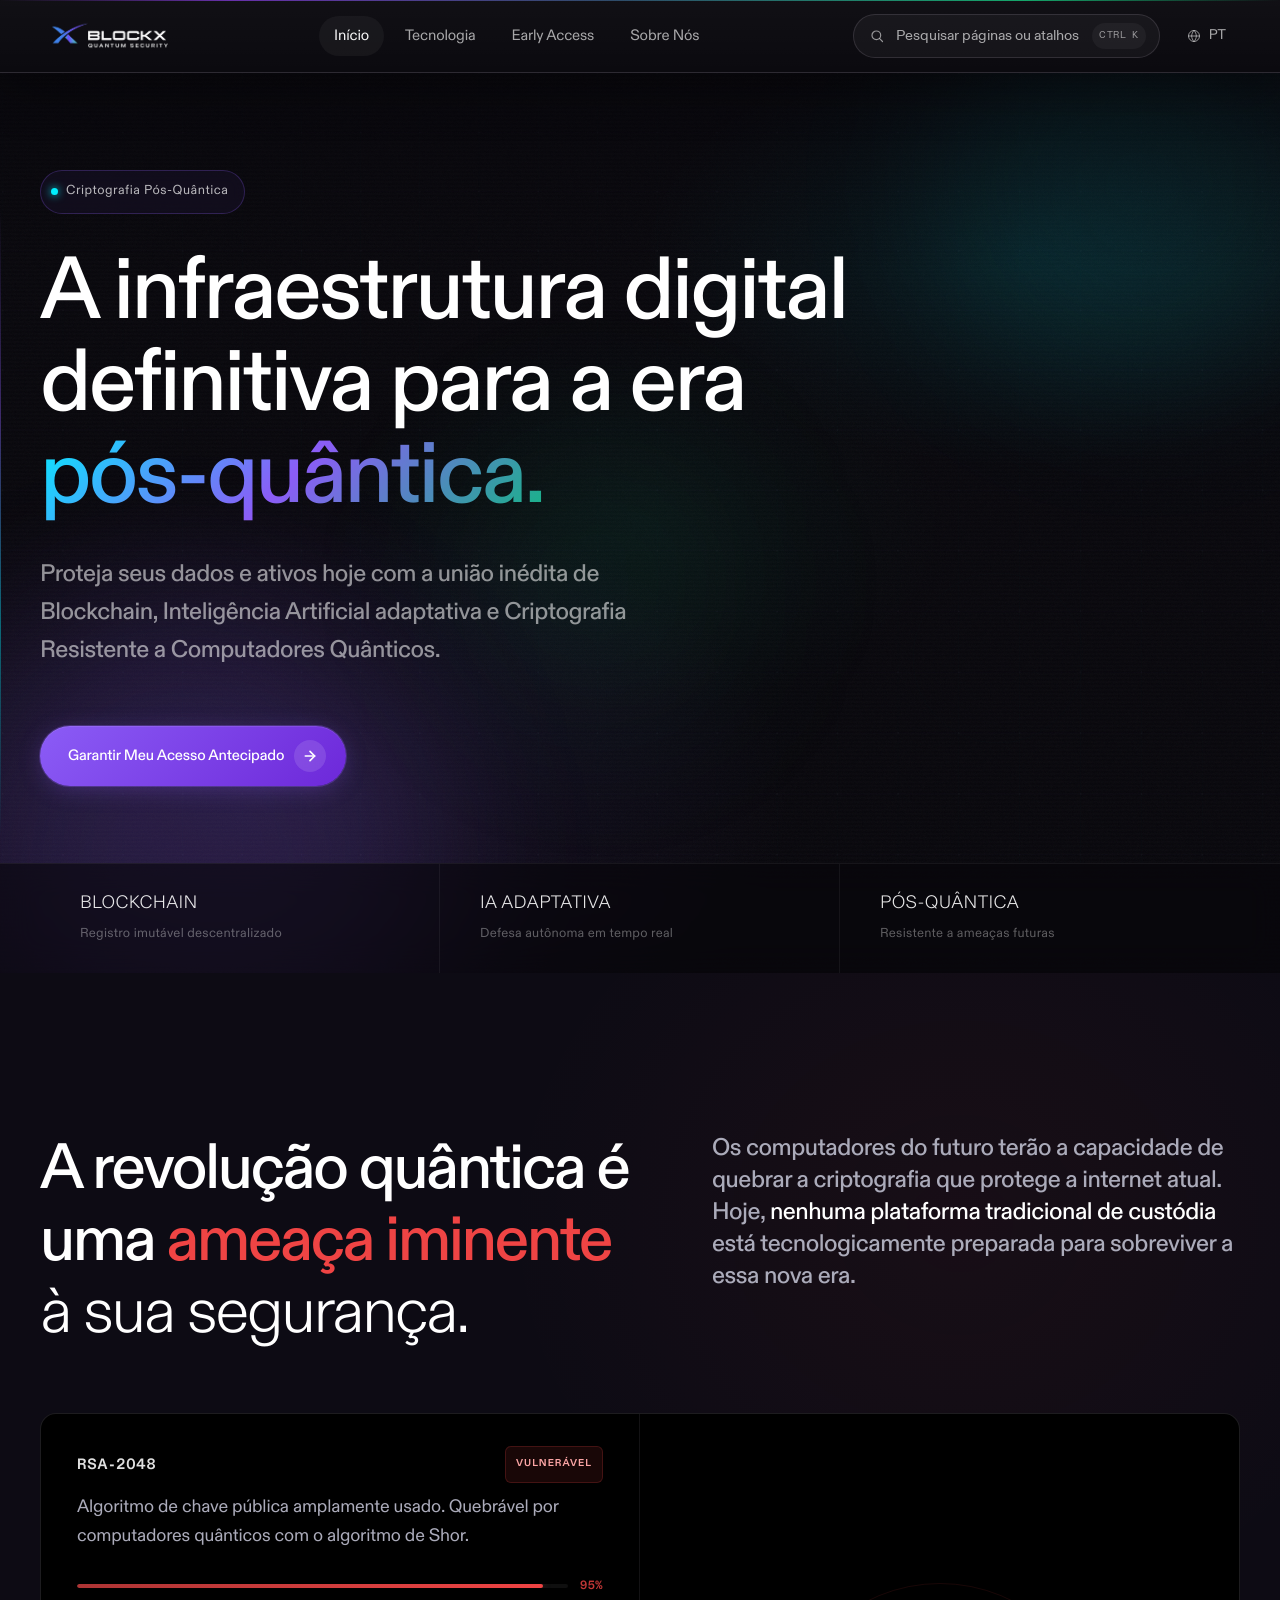
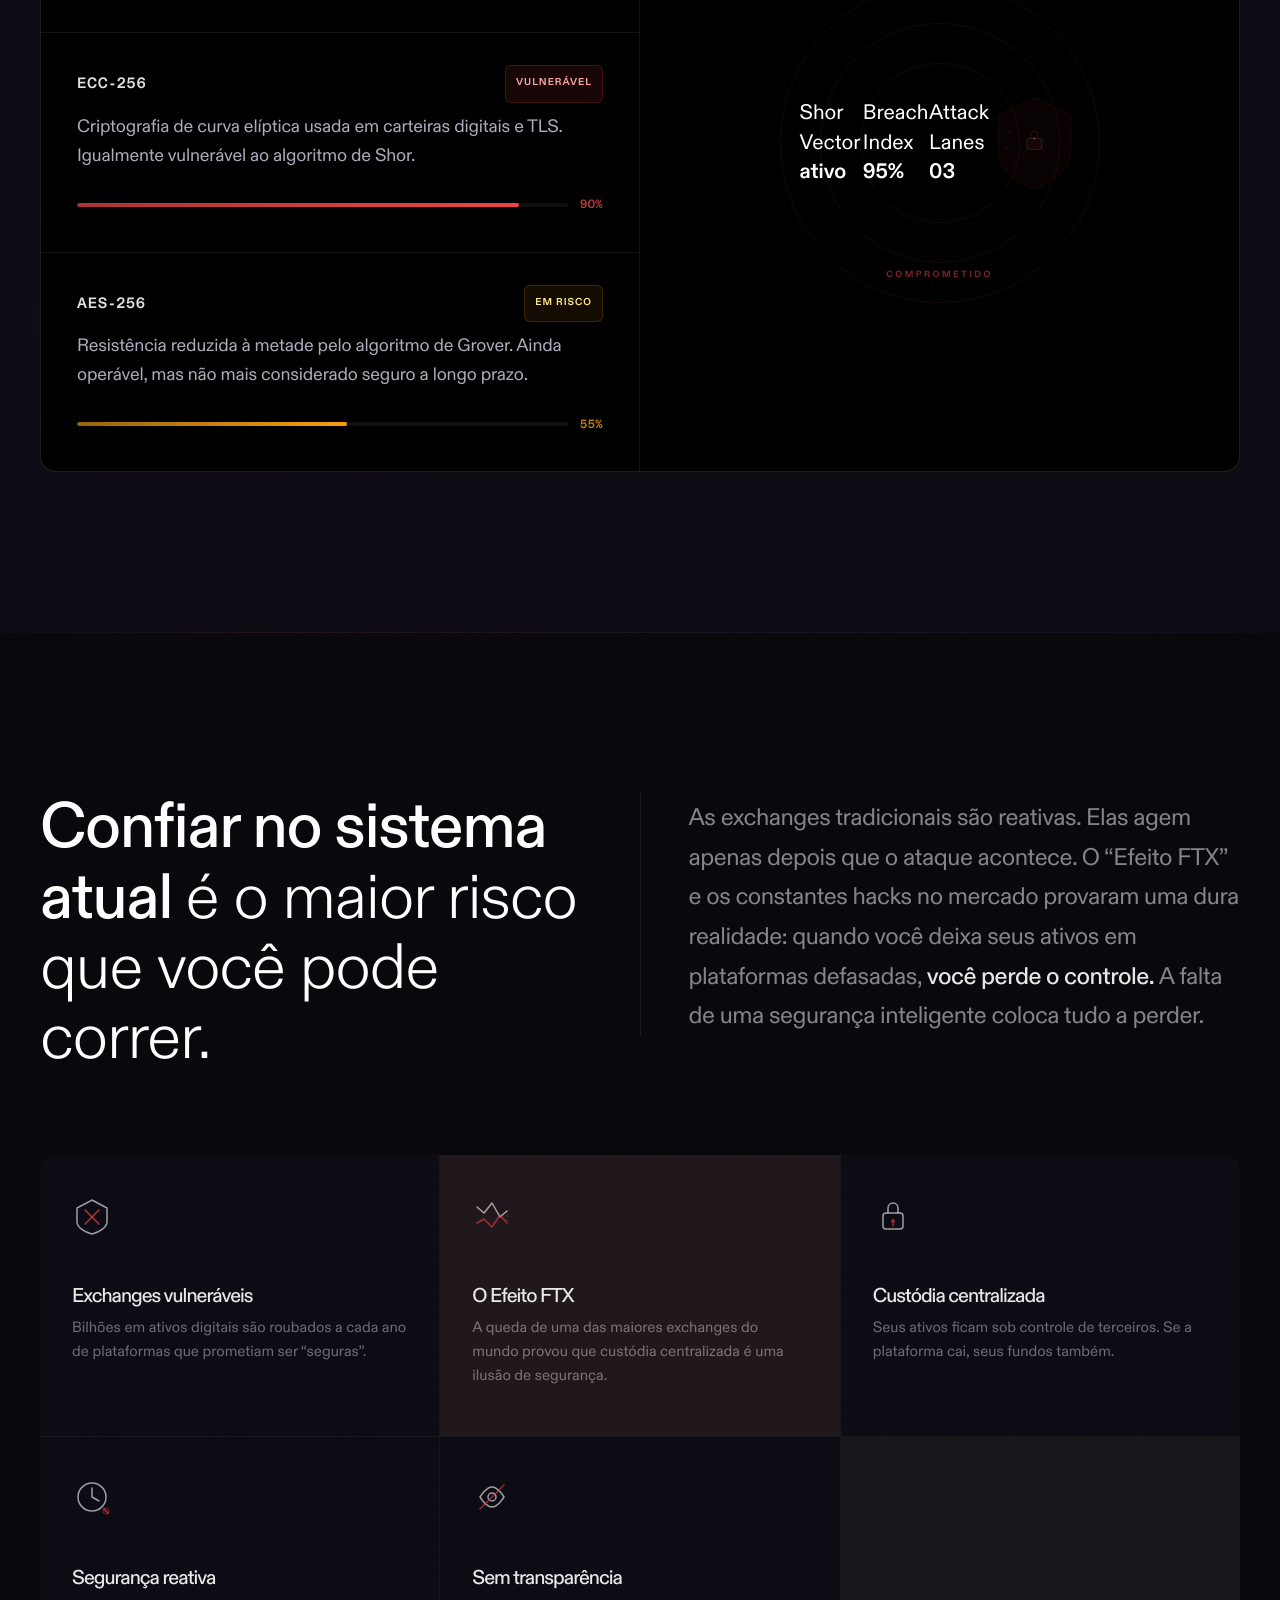
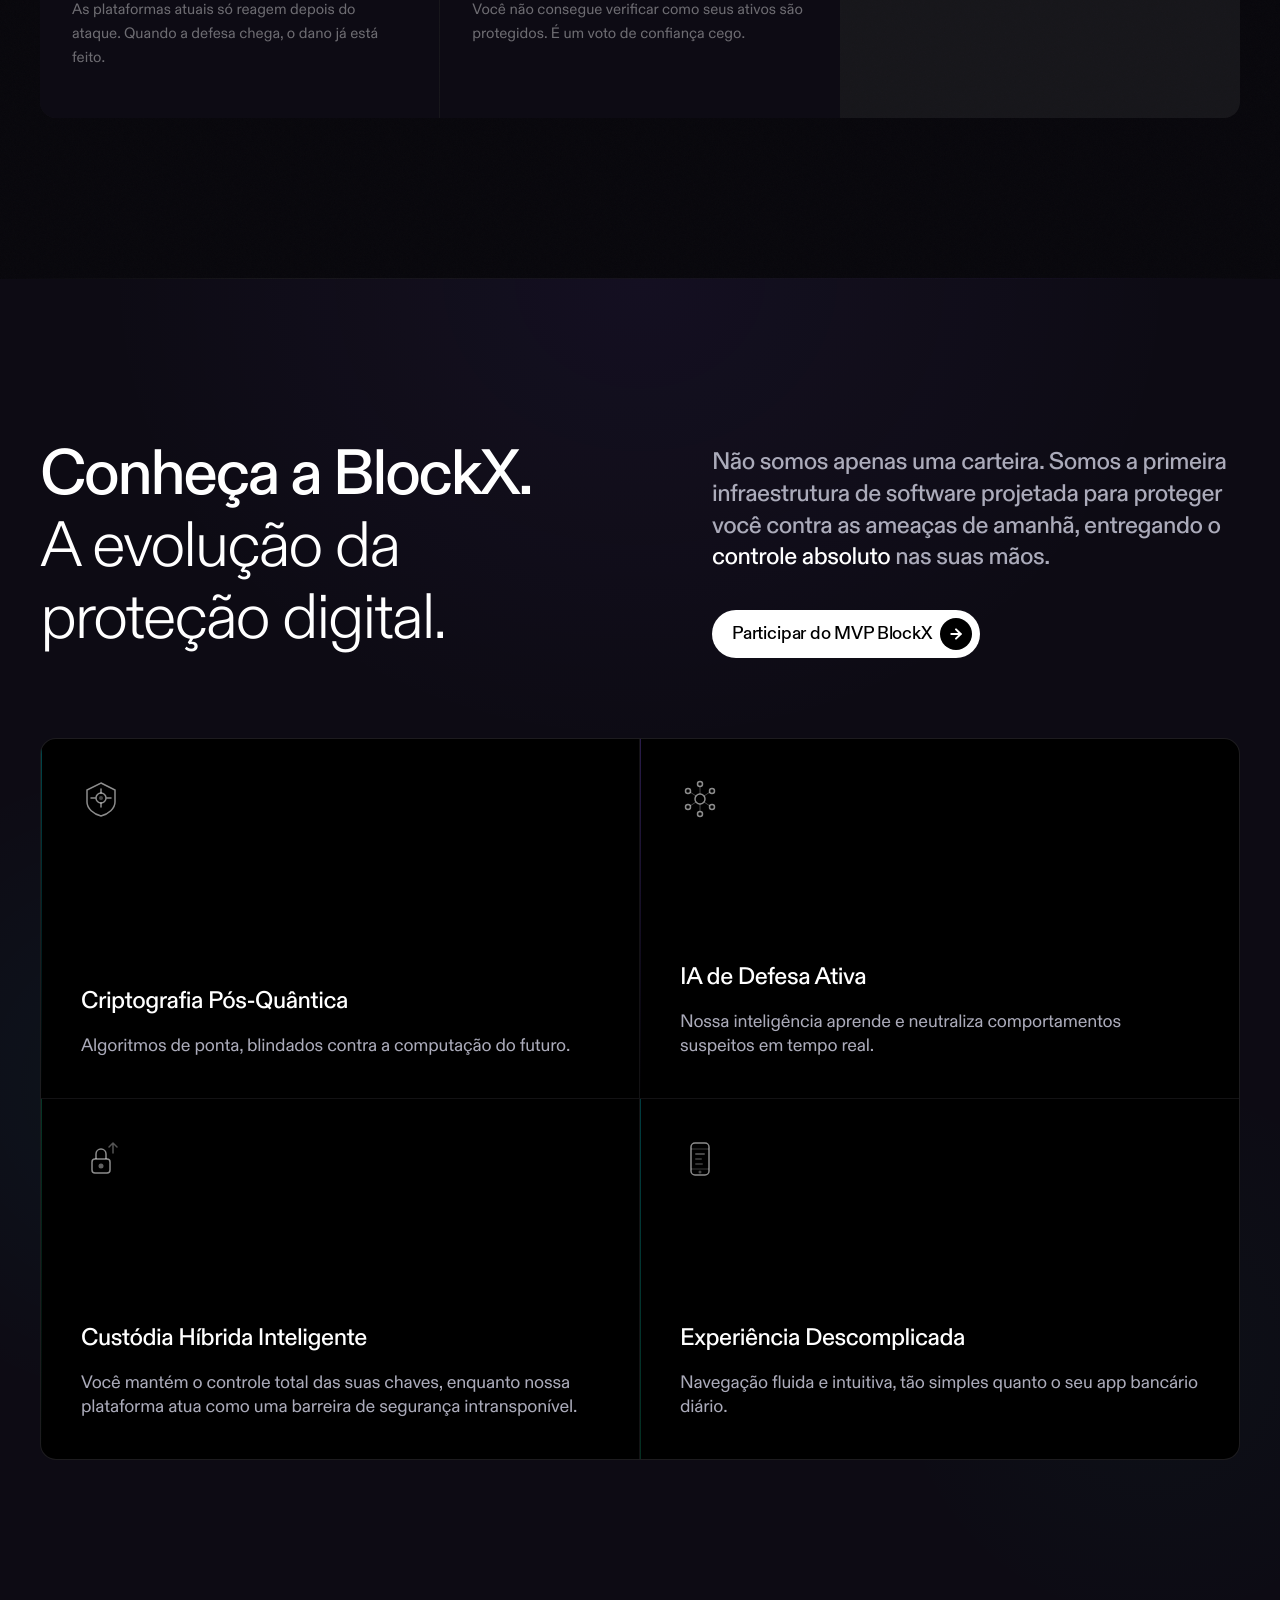
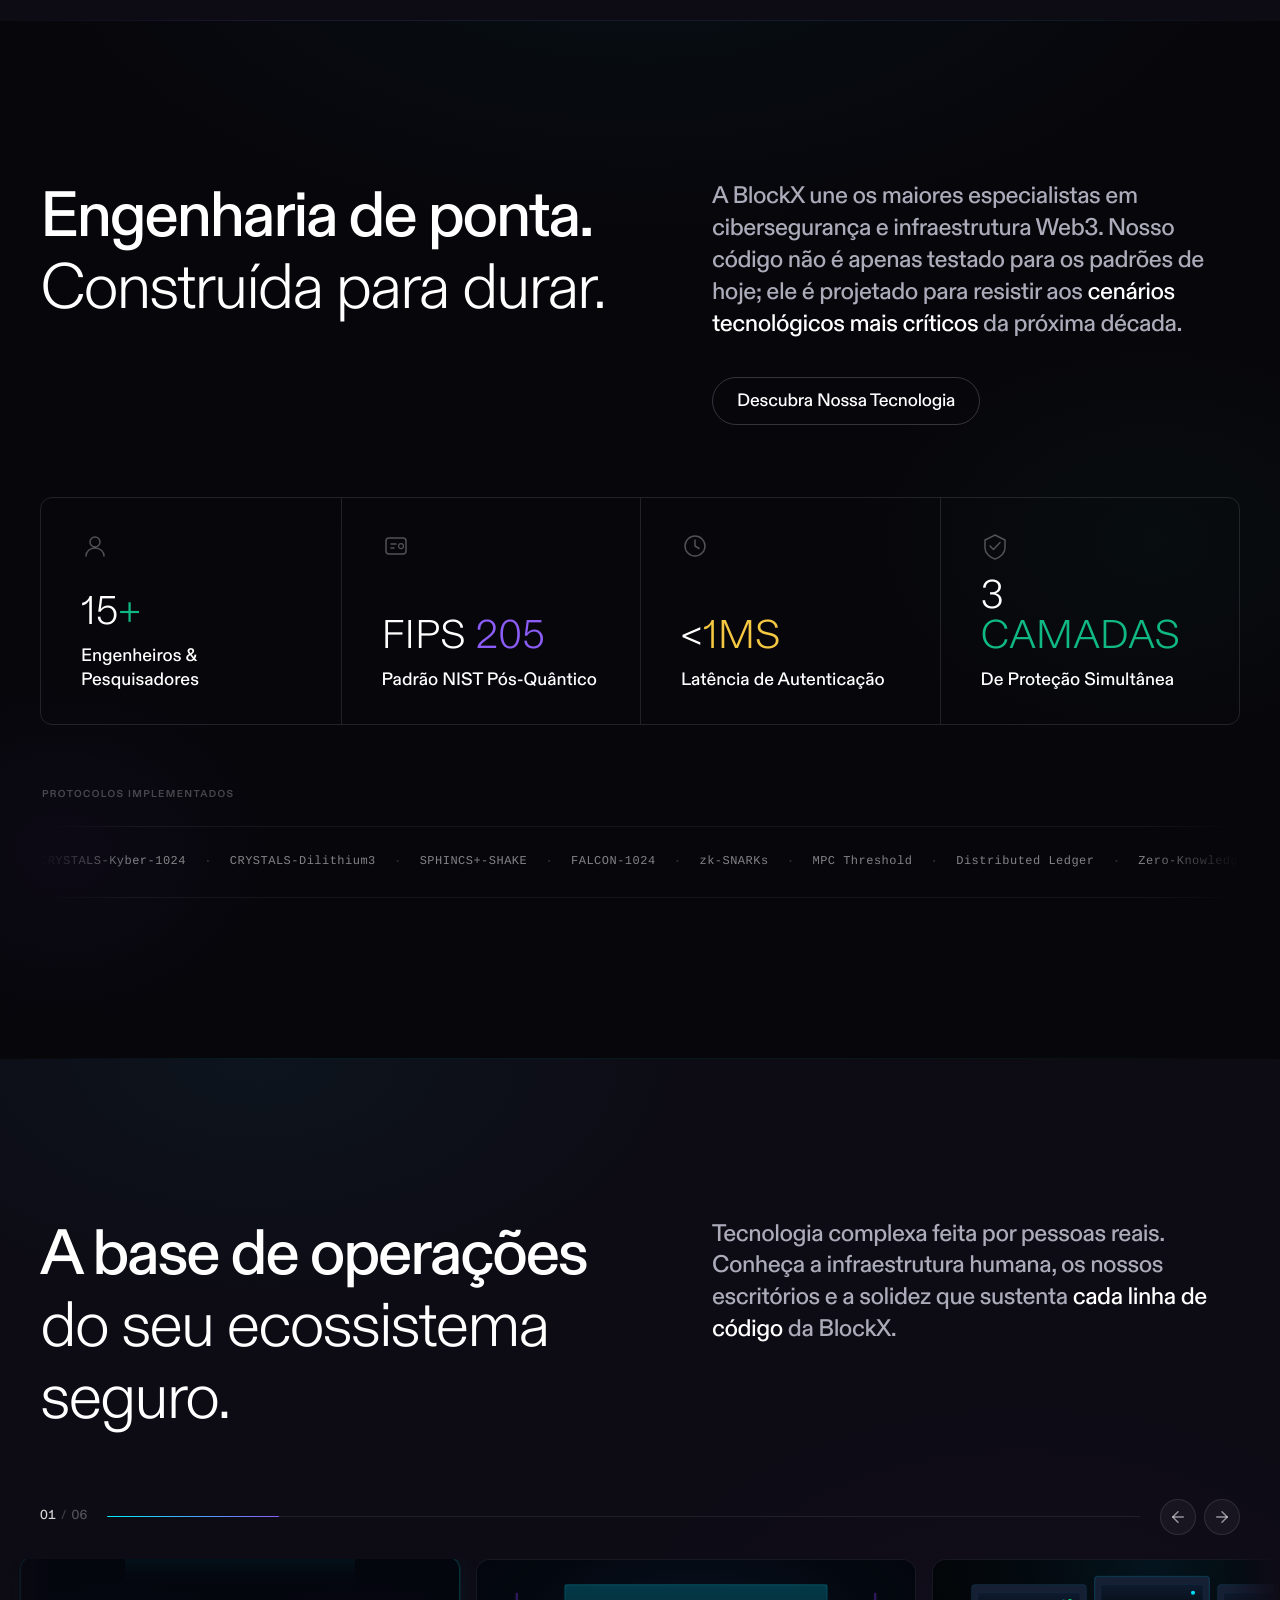
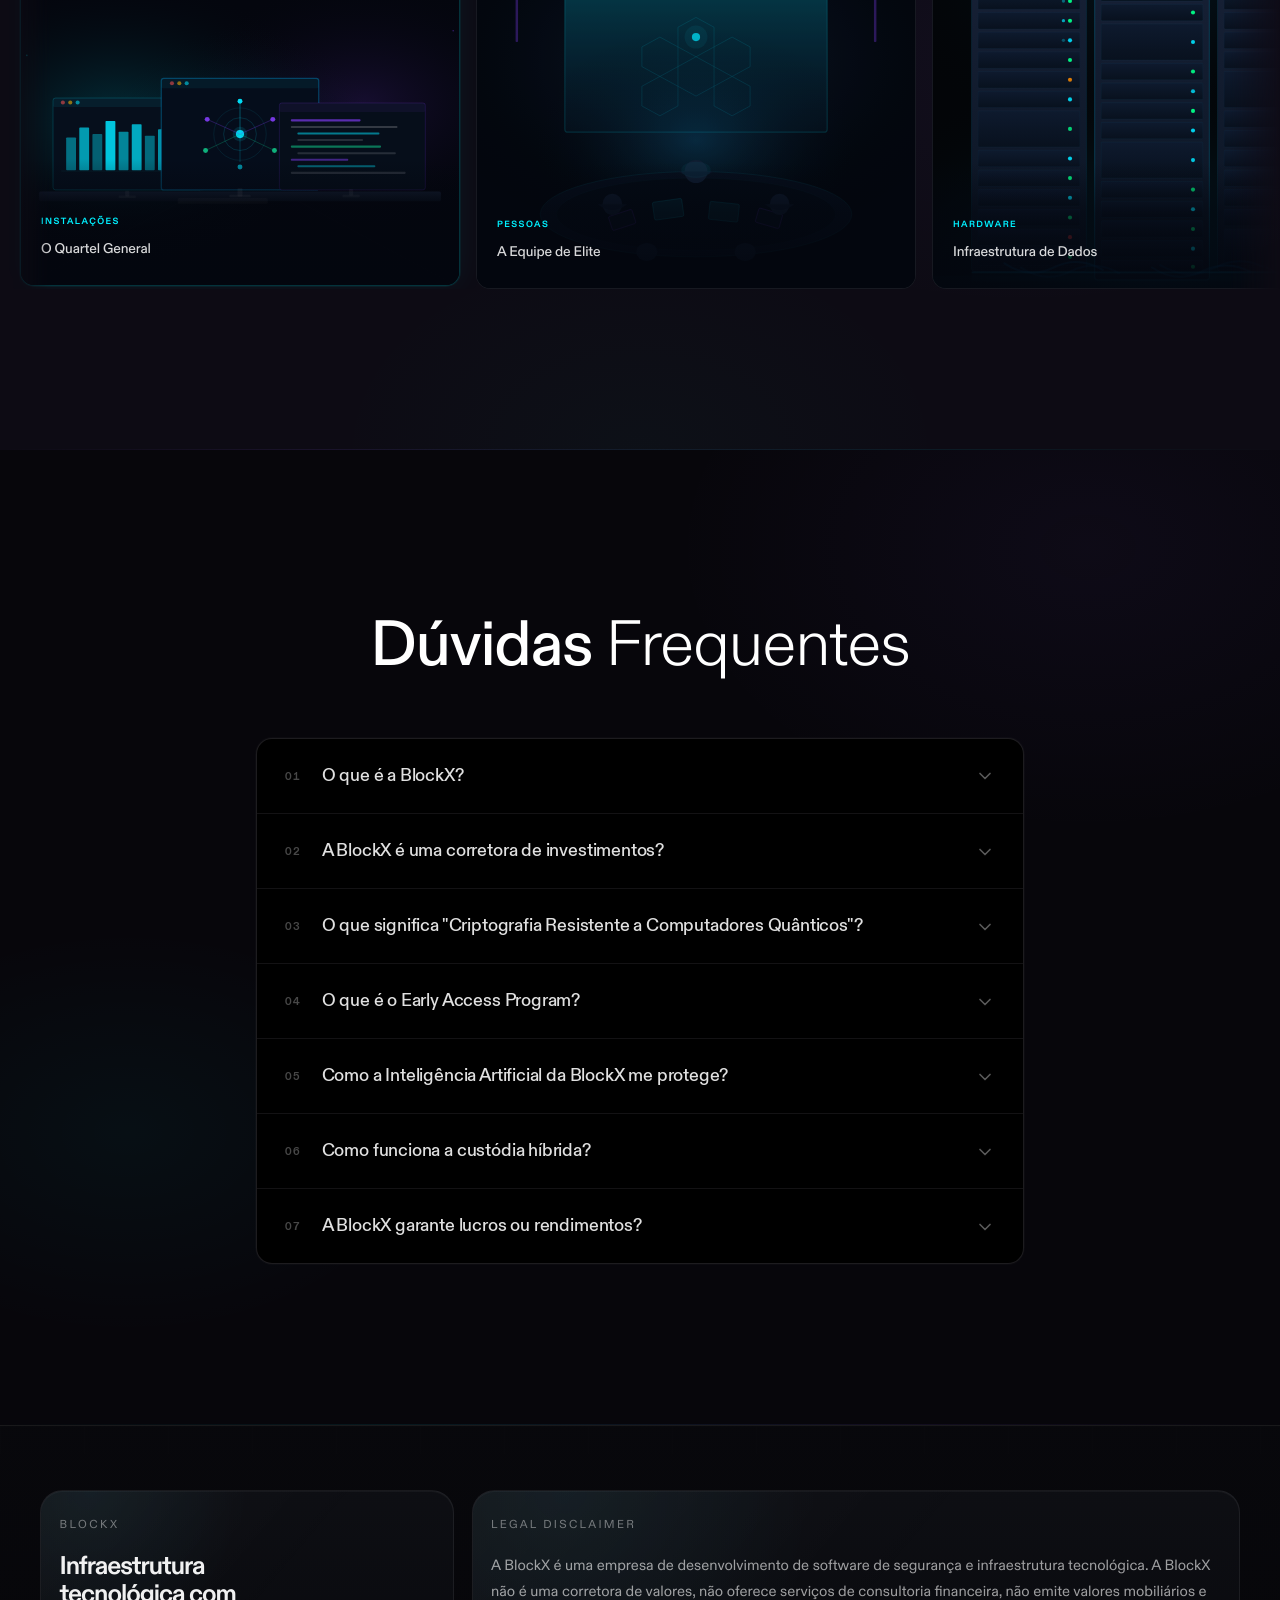
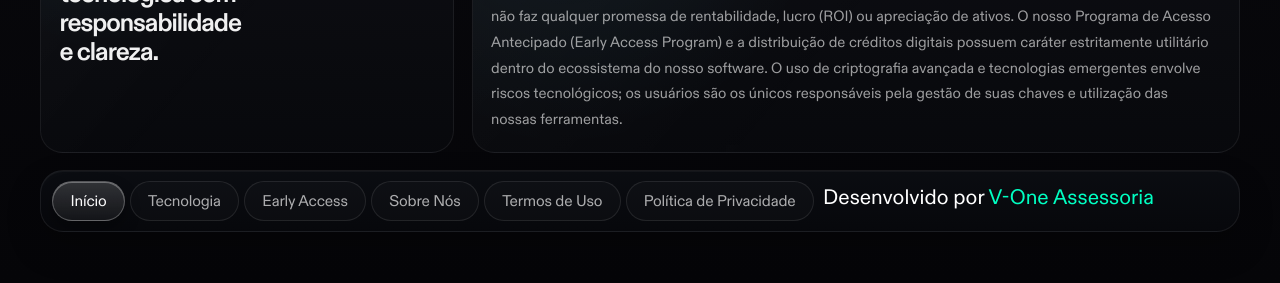
<file: index.html>
<!DOCTYPE html>
<html class="dark tw-dark" dir="ltr" lang="pt-BR" style="scroll-behavior: smooth;">
<head>
<meta charset="utf-8"/>
<meta content="width=device-width, initial-scale=1" name="viewport"/>
<link data-precedence="next" href="solana.com_pt/assets/ac2cd320dbbf7a24_ec1e7c90ec7a.css" rel="stylesheet"/>
<link data-precedence="next" href="solana.com_pt/assets/bee7d41f96551d3d_ee0231f0ab93.css" rel="stylesheet"/>
<title>Block X — Blockchain e IA para o futuro</title>
<meta content="A infraestrutura digital definitiva para a era pós-quântica. Blockchain, IA adaptativa e Criptografia Quântica." name="description"/>
<meta content="#07060b" name="theme-color"/>
<link rel="icon" type="image/png" href="assets/imagens/logo-blockx-favicon.png"/>
<link rel="stylesheet" href="styles.css"/>
<link rel="stylesheet" href="site-header.css"/>
<script defer src="site-header.js"></script>
</head>
<body class="vone-home">

<header class="site-header">
  <div class="site-header__inner max-w-screen-2xl w-full mx-auto px-5 md:px-8 xl:px-10">
    <a class="site-header__brand" href="index.html#hero" aria-label="BlockX, ir para a página inicial">
      <span class="site-header__brand-mark" aria-hidden="true">
        <img src="assets/imagens/logo-blockx-xdegrade-semfundo.png" alt="" width="2400" height="600" decoding="async"/>
      </span>
    </a>

    <nav class="site-header__nav" aria-label="Navegação principal">
      <a class="site-header__nav-link is-active" aria-current="page" href="index.html#hero">Início</a>
      <a class="site-header__nav-link" href="tecnologia.html#hero">Tecnologia</a>
      <a class="site-header__nav-link" href="early-access.html#hero">Early Access</a>
      <a class="site-header__nav-link" href="sobre.html#hero">Sobre Nós</a>
    </nav>

    <div class="site-header__actions">
      <button class="site-header__search" type="button" aria-controls="site-command-palette" aria-haspopup="dialog" data-site-search-open>
        <svg class="site-header__search-icon" aria-hidden="true" viewBox="0 0 24 24" fill="none" xmlns="http://www.w3.org/2000/svg">
          <circle cx="11" cy="11" r="6.5" stroke="currentColor" stroke-width="1.8"/>
          <path d="m16 16 4.25 4.25" stroke="currentColor" stroke-width="1.8" stroke-linecap="round"/>
        </svg>
        <span class="site-header__search-text">Pesquisar páginas ou atalhos</span>
        <span class="site-header__search-shortcut" aria-hidden="true">Ctrl K</span>
      </button>

      <div class="site-header__locale" aria-label="Idioma atual: Português">
        <svg aria-hidden="true" viewBox="0 0 24 24" fill="none" xmlns="http://www.w3.org/2000/svg">
          <circle cx="12" cy="12" r="8.25" stroke="currentColor" stroke-width="1.5"/>
          <path d="M3.75 12H20.25M12 3.75C14.2 6.1 15.45 8.95 15.45 12C15.45 15.05 14.2 17.9 12 20.25M12 3.75C9.8 6.1 8.55 8.95 8.55 12C8.55 15.05 9.8 17.9 12 20.25" stroke="currentColor" stroke-width="1.5" stroke-linecap="round"/>
        </svg>
        <span>PT</span>
      </div>

      <button class="site-header__toggle" type="button" aria-label="Abrir menu principal" aria-controls="site-mobile-menu" aria-expanded="false">
        <span class="site-header__toggle-bar"></span>
        <span class="site-header__toggle-bar"></span>
        <span class="site-header__toggle-bar"></span>
      </button>
    </div>
  </div>

  <div class="site-header__mobile" id="site-mobile-menu" hidden>
    <div class="site-header__mobile-inner max-w-screen-2xl w-full mx-auto px-5 md:px-8 xl:px-10">
      <button class="site-header__mobile-search" type="button" data-site-search-open>
        <svg class="site-header__mobile-search-icon" aria-hidden="true" viewBox="0 0 24 24" fill="none" xmlns="http://www.w3.org/2000/svg">
          <circle cx="11" cy="11" r="6.5" stroke="currentColor" stroke-width="1.8"/>
          <path d="m16 16 4.25 4.25" stroke="currentColor" stroke-width="1.8" stroke-linecap="round"/>
        </svg>
        <span>Pesquisar páginas ou atalhos</span>
      </button>

      <nav class="site-header__mobile-nav" aria-label="Navegação principal mobile">
        <a class="site-header__mobile-link is-active" aria-current="page" href="index.html#hero">Início</a>
        <a class="site-header__mobile-link" href="tecnologia.html#hero">Tecnologia</a>
        <a class="site-header__mobile-link" href="early-access.html#hero">Early Access</a>
        <a class="site-header__mobile-link" href="sobre.html#hero">Sobre Nós</a>
      </nav>

      <a class="site-header__mobile-cta" href="early-access.html#hero">Garantir Acesso Antecipado</a>
    </div>
  </div>
</header>

<!-- ════════════════════════════════════════════
     s01 — HERO
     ════════════════════════════════════════════ -->
<section class="vone-hero" id="hero" aria-labelledby="hero-title">

  <!-- Background layers -->
  <div aria-hidden="true" class="vone-hero__lattice">
    <canvas id="latticeCanvas"></canvas>
  </div>

  <div aria-hidden="true" class="vone-hero__grid"></div>
  <div aria-hidden="true" class="vone-hero__particles">
    <span class="vone-hero__particle" style="left:7%;top:78%;animation-delay:0s;"></span>
    <span class="vone-hero__particle" style="left:16%;top:68%;animation-delay:1.3s;--p-color:var(--vone-glow-violet);"></span>
    <span class="vone-hero__particle" style="left:25%;top:58%;animation-delay:2.5s;"></span>
    <span class="vone-hero__particle" style="left:34%;top:82%;animation-delay:0.7s;--p-color:var(--vone-glow-violet);"></span>
    <span class="vone-hero__particle" style="left:44%;top:91%;animation-delay:3.1s;"></span>
    <span class="vone-hero__particle" style="left:53%;top:72%;animation-delay:1.8s;--p-color:var(--vone-glow-emerald);"></span>
    <span class="vone-hero__particle" style="left:63%;top:62%;animation-delay:2.2s;"></span>
    <span class="vone-hero__particle" style="left:71%;top:87%;animation-delay:0.4s;--p-color:var(--vone-glow-violet);"></span>
    <span class="vone-hero__particle" style="left:81%;top:52%;animation-delay:2.9s;--p-color:var(--vone-glow-emerald);"></span>
    <span class="vone-hero__particle" style="left:89%;top:76%;animation-delay:1.1s;"></span>
    <span class="vone-hero__particle" style="left:11%;top:42%;animation-delay:3.7s;--p-color:var(--vone-glow-emerald);"></span>
    <span class="vone-hero__particle" style="left:29%;top:32%;animation-delay:1.9s;"></span>
    <span class="vone-hero__particle" style="left:49%;top:27%;animation-delay:2.7s;--p-color:var(--vone-glow-violet);"></span>
    <span class="vone-hero__particle" style="left:67%;top:38%;animation-delay:0.5s;"></span>
    <span class="vone-hero__particle" style="left:79%;top:22%;animation-delay:3.3s;--p-color:var(--vone-glow-emerald);"></span>
    <span class="vone-hero__particle" style="left:93%;top:47%;animation-delay:1.5s;--p-color:var(--vone-glow-violet);"></span>
  </div>
  <div aria-hidden="true" class="vone-hero__glow"></div>
  <div aria-hidden="true" class="vone-hero__glow-orb vone-hero__glow-orb--violet"></div>
  <div aria-hidden="true" class="vone-hero__glow-orb vone-hero__glow-orb--cyan"></div>
  <div aria-hidden="true" class="vone-hero__glow-orb vone-hero__glow-orb--emerald"></div>
  <div aria-hidden="true" class="vone-hero__scan-beam"></div>
  <div aria-hidden="true" class="vone-hero__noise"></div>
  <div aria-hidden="true" class="vone-hero__scanline"></div>
  <div aria-hidden="true" class="vone-hero__top-fade"></div>
  <div aria-hidden="true" class="vone-hero__accent-line"></div>

  <!-- Floating geometric shapes -->
  <div aria-hidden="true" class="vone-hero__geo vone-hero__geo--hex">
    <svg viewBox="0 0 280 280" fill="none" xmlns="http://www.w3.org/2000/svg">
      <path d="M140 10L260 75V205L140 270L20 205V75L140 10Z" stroke="rgba(139,92,246,0.6)" stroke-width="0.5"/>
      <path d="M140 40L230 90V190L140 240L50 190V90L140 40Z" stroke="rgba(0,240,255,0.4)" stroke-width="0.5"/>
      <path d="M140 70L200 105V175L140 210L80 175V105L140 70Z" stroke="rgba(16,185,129,0.3)" stroke-width="0.5"/>
    </svg>
  </div>

  <div aria-hidden="true" class="vone-hero__geo vone-hero__geo--ring">
    <svg viewBox="0 0 180 180" fill="none" xmlns="http://www.w3.org/2000/svg">
      <circle cx="90" cy="90" r="85" stroke="rgba(0,240,255,0.5)" stroke-width="0.5"/>
      <circle cx="90" cy="90" r="65" stroke="rgba(139,92,246,0.4)" stroke-width="0.5"/>
      <circle cx="90" cy="90" r="45" stroke="rgba(16,185,129,0.3)" stroke-width="0.5"/>
      <line x1="90" y1="5" x2="90" y2="175" stroke="rgba(255,255,255,0.1)" stroke-width="0.3"/>
      <line x1="5" y1="90" x2="175" y2="90" stroke="rgba(255,255,255,0.1)" stroke-width="0.3"/>
    </svg>
  </div>

  <!-- Main content -->
  <div class="vone-hero__content max-w-screen-2xl w-full mx-auto px-5 md:px-8 xl:px-10">

    <!-- Eyebrow tag -->
    <div class="vone-hero__tag vone-fade-up vone-fade-up--d1">
      <span class="vone-hero__tag-dot"></span>
      <span>Criptografia Pós-Quântica</span>
    </div>

    <!-- Headline -->
    <h1 id="hero-title" class="vone-hero__headline nd-heading-2xl vone-fade-up vone-fade-up--d2">
      A infraestrutura digital<br/>
      definitiva para a era<br/>
      <span class="vone-hero__headline-accent">pós-quântica.</span>
    </h1>

    <!-- Sub-headline -->
    <p class="vone-hero__sub nd-body-xl font-medium vone-fade-up vone-fade-up--d3">
      Proteja seus dados e ativos hoje com a união inédita de Blockchain, Inteligência Artificial adaptativa e Criptografia Resistente a Computadores Quânticos.
    </p>

    <!-- CTA -->
    <div class="vone-hero__cta-area vone-fade-up vone-fade-up--d4">
      <a class="vone-cta-primary" aria-label="Garantir Meu Acesso Antecipado" href="early-access.html#hero">
        Garantir Meu Acesso Antecipado
        <span aria-hidden="true" class="vone-cta-primary__icon">
          <svg width="16" height="16" viewBox="0 0 24 24" fill="none" stroke="currentColor" stroke-width="2.5" stroke-linecap="round" stroke-linejoin="round"><path d="M5 12h14"/><path d="m12 5 7 7-7 7"/></svg>
        </span>
      </a>
    </div>

  </div>

  <!-- Bottom stats strip -->
  <div class="vone-hero__stats vone-fade-up vone-fade-up--d5">
    <div class="vone-hero__stats-grid max-w-screen-2xl w-full mx-auto px-5 md:px-8 xl:px-10">
      <div class="vone-hero__stat">
        <span class="vone-hero__stat-value">Blockchain</span>
        <span class="vone-hero__stat-label">Registro imutável descentralizado</span>
      </div>
      <div class="vone-hero__stat">
        <span class="vone-hero__stat-value">IA Adaptativa</span>
        <span class="vone-hero__stat-label">Defesa autônoma em tempo real</span>
      </div>
      <div class="vone-hero__stat">
        <span class="vone-hero__stat-value">Pós-Quântica</span>
        <span class="vone-hero__stat-label">Resistente a ameaças futuras</span>
      </div>
    </div>
  </div>

</section>


<!-- ════════════════════════════════════════════
     s02 — PROBLEMA
     ════════════════════════════════════════════ -->
<section class="vone-problem" id="problema" aria-labelledby="problem-title">

  <div class="vone-problem__bg"></div>

  <div class="vone-problem__wrap max-w-screen-2xl w-full mx-auto px-5 md:px-8 xl:px-10">

    <!-- Split header -->
    <div class="flex flex-col xl:flex-row gap-[52px] justify-between items-start vone-problem__header">
      <div class="xl:max-w-[50%] grow-0">
        <h2 id="problem-title" class="nd-heading-l">
          A revolução quântica é uma
          <span class="vone-problem__accent">ameaça iminente</span>
          <span class="font-light"> à sua segurança.</span>
        </h2>
      </div>
      <div class="vone-problem__header-right xl:pt-2">
        <p class="nd-body-xl text-nd-mid-em-text font-medium">
          Os computadores do futuro terão a capacidade de quebrar a criptografia que protege a internet atual. Hoje, <span class="text-nd-high-em-text">nenhuma plataforma tradicional de custódia</span> está tecnologicamente preparada para sobreviver a essa nova era.
        </p>
      </div>
    </div>

    <!-- Main panel: indicators + shield -->
    <div class="rounded-2xl border-nd-border-light border-[1px] bg-nd-inverse overflow-hidden relative vone-problem__panel">
      <div class="grid grid-cols-1 xl:grid-cols-2">

        <!-- Indicators column -->
        <div class="vone-problem__ind-col">

          <article class="vone-problem__ind-card vone-problem__ind-card--1">
            <div class="vone-problem__ind-top">
              <div class="vone-problem__ind-proto-wrap">
                <span class="vone-problem__ind-proto">RSA-2048</span>
                <span class="vone-problem__ind-badge vone-problem__ind-badge--critical">Vulnerável</span>
              </div>
              <p class="nd-body-m text-nd-mid-em-text vone-problem__ind-desc">Algoritmo de chave pública amplamente usado. Quebrável por computadores quânticos com o algoritmo de Shor.</p>
            </div>
            <div class="vone-problem__ind-bar-wrap">
              <div class="vone-problem__ind-bar-track">
                <div class="vone-problem__ind-bar-fill vone-problem__ind-bar-fill--critical" style="--fill-width:95%"></div>
              </div>
              <span class="vone-problem__ind-pct">95%</span>
            </div>
          </article>

          <article class="vone-problem__ind-card vone-problem__ind-card--2">
            <div class="vone-problem__ind-top">
              <div class="vone-problem__ind-proto-wrap">
                <span class="vone-problem__ind-proto">ECC-256</span>
                <span class="vone-problem__ind-badge vone-problem__ind-badge--critical">Vulnerável</span>
              </div>
              <p class="nd-body-m text-nd-mid-em-text vone-problem__ind-desc">Criptografia de curva elíptica usada em carteiras digitais e TLS. Igualmente vulnerável ao algoritmo de Shor.</p>
            </div>
            <div class="vone-problem__ind-bar-wrap">
              <div class="vone-problem__ind-bar-track">
                <div class="vone-problem__ind-bar-fill vone-problem__ind-bar-fill--critical" style="--fill-width:90%"></div>
              </div>
              <span class="vone-problem__ind-pct">90%</span>
            </div>
          </article>

          <article class="vone-problem__ind-card vone-problem__ind-card--3">
            <div class="vone-problem__ind-top">
              <div class="vone-problem__ind-proto-wrap">
                <span class="vone-problem__ind-proto">AES-256</span>
                <span class="vone-problem__ind-badge vone-problem__ind-badge--warn">Em risco</span>
              </div>
              <p class="nd-body-m text-nd-mid-em-text vone-problem__ind-desc">Resistência reduzida à metade pelo algoritmo de Grover. Ainda operável, mas não mais considerado seguro a longo prazo.</p>
            </div>
            <div class="vone-problem__ind-bar-wrap">
              <div class="vone-problem__ind-bar-track">
                <div class="vone-problem__ind-bar-fill vone-problem__ind-bar-fill--warn" style="--fill-width:55%"></div>
              </div>
              <span class="vone-problem__ind-pct vone-problem__ind-pct--warn">55%</span>
            </div>
          </article>

        </div>

        <!-- Visual column: fractured shield -->
        <div class="vone-problem__visual-col">
          <div class="vone-problem__shield-wrap">
            <div class="vone-problem__shield-field"></div>
            <div class="vone-problem__shield-grid"></div>
            <div class="vone-problem__shield-reticle vone-problem__shield-reticle--outer"></div>
            <div class="vone-problem__shield-reticle vone-problem__shield-reticle--inner"></div>
            <div class="vone-problem__shield-sweep"></div>
            <span class="vone-problem__shield-node vone-problem__shield-node--top"></span>
            <span class="vone-problem__shield-node vone-problem__shield-node--left"></span>
            <span class="vone-problem__shield-node vone-problem__shield-node--right"></span>
            <div class="vone-problem__shield-hud vone-problem__shield-hud--top">
              <span class="vone-problem__shield-hud-label">Shor Vector</span>
              <strong class="vone-problem__shield-hud-value">ativo</strong>
            </div>
            <div class="vone-problem__shield-hud vone-problem__shield-hud--left">
              <span class="vone-problem__shield-hud-label">Breach Index</span>
              <strong class="vone-problem__shield-hud-value">95%</strong>
            </div>
            <div class="vone-problem__shield-hud vone-problem__shield-hud--right">
              <span class="vone-problem__shield-hud-label">Attack Lanes</span>
              <strong class="vone-problem__shield-hud-value">03</strong>
            </div>
            <div class="vone-problem__pulse-ring vone-problem__pulse-ring--1"></div>
            <div class="vone-problem__pulse-ring vone-problem__pulse-ring--2"></div>
            <div class="vone-problem__pulse-ring vone-problem__pulse-ring--3"></div>

            <svg class="vone-problem__shield" viewBox="0 0 200 220" fill="none" xmlns="http://www.w3.org/2000/svg">
              <path d="M100 10L180 50V130C180 165 145 195 100 210C55 195 20 165 20 130V50L100 10Z" stroke="rgba(239,68,68,0.3)" stroke-width="0.75" fill="rgba(239,68,68,0.03)"/>
              <path d="M100 25L168 58V130C168 160 138 186 100 200C62 186 32 160 32 130V58L100 25Z" stroke="rgba(239,68,68,0.15)" stroke-width="0.5" fill="none"/>
              <line class="vone-problem__crack vone-problem__crack--1" x1="100" y1="100" x2="70" y2="142" stroke="rgba(239,68,68,0.6)" stroke-width="0.75" stroke-dasharray="4 3"/>
              <line class="vone-problem__crack vone-problem__crack--2" x1="100" y1="100" x2="130" y2="142" stroke="rgba(239,68,68,0.5)" stroke-width="0.75" stroke-dasharray="3 4"/>
              <line class="vone-problem__crack vone-problem__crack--3" x1="82" y1="100" x2="52" y2="162" stroke="rgba(239,68,68,0.4)" stroke-width="0.5" stroke-dasharray="2 3"/>
              <line class="vone-problem__crack vone-problem__crack--4" x1="118" y1="100" x2="148" y2="162" stroke="rgba(239,68,68,0.35)" stroke-width="0.5" stroke-dasharray="3 2"/>
              <line class="vone-problem__crack vone-problem__crack--5" x1="100" y1="100" x2="100" y2="175" stroke="rgba(239,68,68,0.25)" stroke-width="0.5" stroke-dasharray="5 4"/>
              <rect x="84" y="100" width="32" height="24" rx="3" stroke="rgba(255,255,255,0.25)" stroke-width="1" fill="rgba(239,68,68,0.06)"/>
              <path d="M92 100V92C92 87.5 95.5 84 100 84C104.5 84 108 87.5 108 92V100" stroke="rgba(255,255,255,0.2)" stroke-width="1" fill="none"/>
              <circle cx="100" cy="100" r="2.5" fill="rgba(239,68,68,0.5)"/>
              <circle class="vone-problem__debris vone-problem__debris--1" cx="45" cy="85" r="1.5" fill="rgba(239,68,68,0.4)"/>
              <circle class="vone-problem__debris vone-problem__debris--2" cx="160" cy="100" r="1" fill="rgba(239,68,68,0.3)"/>
              <circle class="vone-problem__debris vone-problem__debris--3" cx="55" cy="155" r="1.2" fill="rgba(255,255,255,0.15)"/>
              <circle class="vone-problem__debris vone-problem__debris--4" cx="150" cy="70" r="0.8" fill="rgba(255,255,255,0.12)"/>
              <rect class="vone-problem__debris vone-problem__debris--5" x="38" y="120" width="3" height="3" rx="0.5" fill="rgba(239,68,68,0.25)" transform="rotate(45 39.5 121.5)"/>
              <rect class="vone-problem__debris vone-problem__debris--6" x="155" y="145" width="2.5" height="2.5" rx="0.5" fill="rgba(255,255,255,0.1)" transform="rotate(30 156 146)"/>
            </svg>

            <div class="vone-problem__shield-label">
              <span class="vone-problem__shield-label-text" data-text="COMPROMETIDO">COMPROMETIDO</span>
            </div>
          </div>
        </div>

      </div>
    </div>

  </div>

  <div class="vone-problem__divider">
    <div class="vone-problem__divider-line"></div>
  </div>

</section>


<!-- ════════════════════════════════════════════
     s03 — AGITAÇÃO
     ════════════════════════════════════════════ -->
<section class="vone-agitation" id="agitacao" aria-labelledby="agitation-title">

  <div class="vone-agitation__bg-noise"></div>

  <div class="vone-agitation__content max-w-screen-2xl w-full mx-auto px-5 md:px-8 xl:px-10">

    <!-- Header: split layout (headline left + description right) -->
    <div class="vone-agitation__header">
      <div class="vone-agitation__header-left">
        <h2 id="agitation-title" class="vone-agitation__headline nd-heading-l">
          Confiar no sistema atual
          <span class="font-light">é o maior risco que você pode correr.</span>
        </h2>
      </div>
      <div class="vone-agitation__header-right">
        <p class="vone-agitation__desc nd-body-xl">
          As exchanges tradicionais são reativas. Elas agem apenas depois que o ataque acontece. O “Efeito FTX” e os constantes hacks no mercado provaram uma dura realidade: quando você deixa seus ativos em plataformas defasadas, <strong>você perde o controle.</strong> A falta de uma segurança inteligente coloca tudo a perder.
        </p>
      </div>
    </div>

    <!-- Cards grid: pain points -->
    <div class="vone-agitation__grid">

      <!-- Card 1 -->
      <article class="vone-agitation__card">
        <div class="vone-agitation__card-icon">
          <svg aria-hidden="true" focusable="false" width="40" height="40" viewBox="0 0 40 40" fill="none" xmlns="http://www.w3.org/2000/svg">
            <path d="M20 5L35 13V27C35 32 28 37 20 39C12 37 5 32 5 27V13L20 5Z" stroke="currentColor" stroke-width="1.5" fill="none"/>
            <line x1="13" y1="15" x2="27" y2="29" stroke="rgba(239,68,68,0.7)" stroke-width="1.5" stroke-linecap="round"/>
            <line x1="27" y1="15" x2="13" y2="29" stroke="rgba(239,68,68,0.7)" stroke-width="1.5" stroke-linecap="round"/>
          </svg>
        </div>
        <div>
          <h4 class="vone-agitation__card-title">Exchanges vulneráveis</h4>
          <p class="vone-agitation__card-desc">Bilhões em ativos digitais são roubados a cada ano de plataformas que prometiam ser “seguras”.</p>
        </div>
      </article>

      <!-- Card 2 -->
      <article class="vone-agitation__card vone-agitation__card--highlight">
        <div class="vone-agitation__card-icon">
          <svg aria-hidden="true" focusable="false" width="40" height="40" viewBox="0 0 40 40" fill="none" xmlns="http://www.w3.org/2000/svg">
            <polyline points="5,12 12,18 20,8 28,22 35,16" stroke="currentColor" stroke-width="1.5" fill="none" stroke-linecap="round" stroke-linejoin="round"/>
            <polyline points="5,28 12,24 20,32 28,20 35,28" stroke="rgba(239,68,68,0.6)" stroke-width="1.5" fill="none" stroke-linecap="round" stroke-linejoin="round"/>
            <line x1="35" y1="16" x2="35" y2="28" stroke="rgba(239,68,68,0.4)" stroke-width="1" stroke-dasharray="2 2"/>
          </svg>
        </div>
        <div>
          <h4 class="vone-agitation__card-title">O Efeito FTX</h4>
          <p class="vone-agitation__card-desc">A queda de uma das maiores exchanges do mundo provou que custódia centralizada é uma ilusão de segurança.</p>
        </div>
      </article>

      <!-- Card 3 -->
      <article class="vone-agitation__card">
        <div class="vone-agitation__card-icon">
          <svg aria-hidden="true" focusable="false" width="40" height="40" viewBox="0 0 40 40" fill="none" xmlns="http://www.w3.org/2000/svg">
            <rect x="10" y="18" width="20" height="16" rx="3" stroke="currentColor" stroke-width="1.5"/>
            <path d="M15 18V13C15 10.2 17.2 8 20 8C22.8 8 25 10.2 25 13V18" stroke="currentColor" stroke-width="1.5" fill="none"/>
            <circle cx="20" cy="26" r="2" fill="rgba(239,68,68,0.6)"/>
            <line x1="20" y1="28" x2="20" y2="31" stroke="rgba(239,68,68,0.6)" stroke-width="1.5" stroke-linecap="round"/>
          </svg>
        </div>
        <div>
          <h4 class="vone-agitation__card-title">Custódia centralizada</h4>
          <p class="vone-agitation__card-desc">Seus ativos ficam sob controle de terceiros. Se a plataforma cai, seus fundos também.</p>
        </div>
      </article>

      <!-- Card 4 -->
      <article class="vone-agitation__card vone-agitation__card--offset-left">
        <div class="vone-agitation__card-icon">
          <svg aria-hidden="true" focusable="false" width="40" height="40" viewBox="0 0 40 40" fill="none" xmlns="http://www.w3.org/2000/svg">
            <circle cx="20" cy="20" r="14" stroke="currentColor" stroke-width="1.5"/>
            <polyline points="20,11 20,20 27,24" stroke="currentColor" stroke-width="1.5" stroke-linecap="round" stroke-linejoin="round" fill="none"/>
            <path d="M32 32L36 36" stroke="rgba(239,68,68,0.6)" stroke-width="2" stroke-linecap="round"/>
            <circle cx="34" cy="34" r="3" stroke="rgba(239,68,68,0.4)" stroke-width="1" fill="none"/>
          </svg>
        </div>
        <div>
          <h4 class="vone-agitation__card-title">Segurança reativa</h4>
          <p class="vone-agitation__card-desc">As plataformas atuais só reagem depois do ataque. Quando a defesa chega, o dano já está feito.</p>
        </div>
      </article>

      <!-- Card 5 -->
      <article class="vone-agitation__card vone-agitation__card--offset-right">
        <div class="vone-agitation__card-icon">
          <svg aria-hidden="true" focusable="false" width="40" height="40" viewBox="0 0 40 40" fill="none" xmlns="http://www.w3.org/2000/svg">
            <path d="M8 20C8 20 14 10 20 10C26 10 32 20 32 20C32 20 26 30 20 30C14 30 8 20 8 20Z" stroke="currentColor" stroke-width="1.5" fill="none"/>
            <circle cx="20" cy="20" r="4" stroke="currentColor" stroke-width="1.5"/>
            <line x1="8" y1="32" x2="32" y2="8" stroke="rgba(239,68,68,0.6)" stroke-width="1.5" stroke-linecap="round"/>
          </svg>
        </div>
        <div>
          <h4 class="vone-agitation__card-title">Sem transparência</h4>
          <p class="vone-agitation__card-desc">Você não consegue verificar como seus ativos são protegidos. É um voto de confiança cego.</p>
        </div>
      </article>

    </div>

  </div>

  <!-- Bottom divider -->
  <div class="vone-agitation__divider">
    <div class="vone-agitation__divider-line"></div>
  </div>

</section>


<!-- ════════════════════════════════════════════
     s04 — SOLUÇÃO
     ════════════════════════════════════════════ -->
<section class="vone-solution" id="solucao" aria-labelledby="solution-title">

  <!-- Background glow -->
  <div class="vone-solution__bg"></div>

  <div class="vone-solution__wrap max-w-screen-2xl w-full mx-auto px-5 md:px-8 xl:px-10">

    <!-- Split header: headline left / desc + CTA right -->
    <div class="flex flex-col xl:flex-row gap-[52px] justify-between items-start vone-solution__header">

      <div class="xl:max-w-[50%] grow-0">
        <h2 id="solution-title" class="nd-heading-l">
          Conheça a BlockX.<br/>
          <span class="font-light">A evolução da proteção digital.</span>
        </h2>
      </div>

      <div class="vone-solution__header-body xl:pt-2">
        <p class="nd-body-xl text-nd-mid-em-text font-medium">
          Não somos apenas uma carteira. Somos a primeira infraestrutura de software projetada para proteger você contra as ameaças de amanhã, entregando o <span class="text-nd-high-em-text">controle absoluto</span> nas suas mãos.
        </p>
        <div class="vone-solution__cta-wrap">
          <button aria-label="Participar do MVP BlockX" class="inline-flex items-center justify-center gap-2 whitespace-nowrap text-sm font-medium ring-offset-white transition-colors focus-visible:outline-none focus-visible:ring-2 focus-visible:ring-zinc-950 focus-visible:ring-offset-2 disabled:pointer-events-none disabled:opacity-50 [&_svg]:pointer-events-none [&_svg]:size-4 [&_svg]:shrink-0 dark:ring-offset-zinc-950 dark:focus-visible:ring-zinc-300 hover:bg-[#7b47ff]/90 h-11 px-6 rounded-full md:h-[48px] nd-body-m !px-5 py-3 bg-nd-cta text-nd-inverse hover:!bg-nd-primary/90 tracking-[-0.16px] md:tracking-[-0.18px]">Participar do MVP BlockX<span class="-mr-3 p-1 !size-8 bg-nd-inverse text-nd-cta rounded-full inline-flex items-center justify-center"><svg aria-hidden="true" class="lucide lucide-arrow-right !size-[16px] block" fill="none" height="24" stroke="currentColor" stroke-linecap="round" stroke-linejoin="round" stroke-width="3" viewBox="0 0 24 24" width="24" xmlns="http://www.w3.org/2000/svg"><path d="M5 12h14"></path><path d="m12 5 7 7-7 7"></path></svg></span></button>
        </div>
      </div>

    </div>

    <!-- Benefits: 2×2 card grid -->
    <div class="rounded-2xl border-nd-border-light border-[1px] bg-nd-inverse overflow-hidden relative vone-solution__grid">
      <div class="grid grid-cols-1 md:grid-cols-2">

        <!-- Benefit 01: Criptografia Pós-Quântica -->
        <article class="vone-solution__benefit vone-solution__benefit--1">
          <div class="vone-solution__benefit-top">
            <div class="vone-solution__benefit-icon">
              <svg width="40" height="40" viewBox="0 0 40 40" fill="none" xmlns="http://www.w3.org/2000/svg">
                <path d="M20 4L34 11V23C34 29.5 27.5 35 20 37C12.5 35 6 29.5 6 23V11L20 4Z" stroke="currentColor" stroke-width="1.5" fill="none"/>
                <circle cx="20" cy="19" r="5" stroke="currentColor" stroke-width="1.5" fill="none"/>
                <path d="M20 14V10M20 28V24M14 19H10M30 19H26" stroke="currentColor" stroke-width="1.5" stroke-linecap="round"/>
                <circle cx="20" cy="19" r="2" fill="currentColor" opacity="0.5"/>
              </svg>
            </div>
          </div>
          <div>
            <h4 class="nd-heading-s">Criptografia Pós-Quântica</h4>
            <p class="nd-body-m text-nd-mid-em-text vone-solution__benefit-desc">Algoritmos de ponta, blindados contra a computação do futuro.</p>
          </div>
        </article>

        <!-- Benefit 02: IA de Defesa Ativa -->
        <article class="vone-solution__benefit vone-solution__benefit--2">
          <div class="vone-solution__benefit-top">
            <div class="vone-solution__benefit-icon">
              <svg width="40" height="40" viewBox="0 0 40 40" fill="none" xmlns="http://www.w3.org/2000/svg">
                <circle cx="20" cy="20" r="5" stroke="currentColor" stroke-width="1.5" fill="none"/>
                <circle cx="8"  cy="12" r="2.5" stroke="currentColor" stroke-width="1.5" fill="none"/>
                <circle cx="8"  cy="28" r="2.5" stroke="currentColor" stroke-width="1.5" fill="none"/>
                <circle cx="32" cy="12" r="2.5" stroke="currentColor" stroke-width="1.5" fill="none"/>
                <circle cx="32" cy="28" r="2.5" stroke="currentColor" stroke-width="1.5" fill="none"/>
                <circle cx="20" cy="5"  r="2.5" stroke="currentColor" stroke-width="1.5" fill="none"/>
                <circle cx="20" cy="35" r="2.5" stroke="currentColor" stroke-width="1.5" fill="none"/>
                <line x1="10"  y1="13"  x2="16"  y2="17"  stroke="currentColor" stroke-width="1" opacity="0.5"/>
                <line x1="10"  y1="27"  x2="16"  y2="23"  stroke="currentColor" stroke-width="1" opacity="0.5"/>
                <line x1="30"  y1="13"  x2="24"  y2="17"  stroke="currentColor" stroke-width="1" opacity="0.5"/>
                <line x1="30"  y1="27"  x2="24"  y2="23"  stroke="currentColor" stroke-width="1" opacity="0.5"/>
                <line x1="20"  y1="7.5" x2="20"  y2="15"  stroke="currentColor" stroke-width="1" opacity="0.5"/>
                <line x1="20"  y1="25"  x2="20"  y2="32.5" stroke="currentColor" stroke-width="1" opacity="0.5"/>
              </svg>
            </div>
          </div>
          <div>
            <h4 class="nd-heading-s">IA de Defesa Ativa</h4>
            <p class="nd-body-m text-nd-mid-em-text vone-solution__benefit-desc">Nossa inteligência aprende e neutraliza comportamentos suspeitos em tempo real.</p>
          </div>
        </article>

        <!-- Benefit 03: Custódia Híbrida Inteligente -->
        <article class="vone-solution__benefit vone-solution__benefit--3">
          <div class="vone-solution__benefit-top">
            <div class="vone-solution__benefit-icon">
              <svg width="40" height="40" viewBox="0 0 40 40" fill="none" xmlns="http://www.w3.org/2000/svg">
                <rect x="11" y="20" width="18" height="14" rx="3" stroke="currentColor" stroke-width="1.5"/>
                <path d="M15 20V15C15 12.2 17.2 10 20 10C22.8 10 25 12.2 25 15V20" stroke="currentColor" stroke-width="1.5" fill="none"/>
                <circle cx="20" cy="27" r="2.5" fill="currentColor" opacity="0.7"/>
                <path d="M28 8L32 4M32 4L36 8M32 4V14" stroke="currentColor" stroke-width="1.5" stroke-linecap="round" stroke-linejoin="round" opacity="0.6"/>
              </svg>
            </div>
          </div>
          <div>
            <h4 class="nd-heading-s">Custódia Híbrida Inteligente</h4>
            <p class="nd-body-m text-nd-mid-em-text vone-solution__benefit-desc">Você mantém o controle total das suas chaves, enquanto nossa plataforma atua como uma barreira de segurança intransponível.</p>
          </div>
        </article>

        <!-- Benefit 04: Experiência Descomplicada -->
        <article class="vone-solution__benefit vone-solution__benefit--4">
          <div class="vone-solution__benefit-top">
            <div class="vone-solution__benefit-icon">
              <svg width="40" height="40" viewBox="0 0 40 40" fill="none" xmlns="http://www.w3.org/2000/svg">
                <rect x="11" y="4" width="18" height="32" rx="4" stroke="currentColor" stroke-width="1.5" fill="none"/>
                <line x1="11" y1="10" x2="29" y2="10" stroke="currentColor" stroke-width="1" opacity="0.4"/>
                <line x1="11" y1="30" x2="29" y2="30" stroke="currentColor" stroke-width="1" opacity="0.4"/>
                <circle cx="20" cy="33" r="1.5" fill="currentColor" opacity="0.5"/>
                <rect x="15" y="14" width="10" height="2" rx="1" fill="currentColor" opacity="0.5"/>
                <rect x="15" y="19" width="7"  height="2" rx="1" fill="currentColor" opacity="0.35"/>
                <rect x="15" y="24" width="8"  height="2" rx="1" fill="currentColor" opacity="0.35"/>
              </svg>
            </div>
          </div>
          <div>
            <h4 class="nd-heading-s">Experiência Descomplicada</h4>
            <p class="nd-body-m text-nd-mid-em-text vone-solution__benefit-desc">Navegação fluida e intuitiva, tão simples quanto o seu app bancário diário.</p>
          </div>
        </article>

      </div>
    </div>

  </div>

  <!-- Bottom divider -->
  <div class="vone-solution__divider">
    <div class="vone-solution__divider-line"></div>
  </div>

</section>


<!-- ════════════════════════════════════════════
     s05 — AUTORIDADE
     ════════════════════════════════════════════ -->
<section class="vone-authority" id="autoridade" aria-labelledby="authority-title">

  <div class="vone-authority__bg"></div>

  <div class="vone-authority__wrap max-w-screen-2xl w-full mx-auto px-5 md:px-8 xl:px-10">

    <!-- Split header: headline + desc + CTA -->
    <div class="flex flex-col xl:flex-row gap-[52px] justify-between items-start vone-authority__header">

      <div class="xl:max-w-[50%] grow-0">
        <h2 id="authority-title" class="nd-heading-l">
          Engenharia de ponta.<br/>
          <span class="font-light">Construída para durar.</span>
        </h2>
      </div>

      <div class="vone-authority__header-right xl:pt-2">
        <p class="nd-body-xl text-nd-mid-em-text font-medium">
          A BlockX une os maiores especialistas em cibersegurança e infraestrutura Web3. Nosso código não é apenas testado para os padrões de hoje; ele é projetado para resistir aos <span class="text-nd-high-em-text">cenários tecnológicos mais críticos</span> da próxima década.
        </p>
        <div class="vone-authority__cta-row">
          <a href="#" aria-label="Descubra Nossa Tecnologia" class="inline-flex items-center justify-center gap-2 whitespace-nowrap text-sm font-medium ring-offset-white transition-colors focus-visible:outline-none focus-visible:ring-2 focus-visible:ring-zinc-950 focus-visible:ring-offset-2 disabled:pointer-events-none disabled:opacity-50 [&_svg]:pointer-events-none [&_svg]:size-4 [&_svg]:shrink-0 dark:ring-offset-zinc-950 dark:focus-visible:ring-zinc-300 rounded-full border-[1px] border-nd-border-prominent not-hover:bg-transparent hover:bg-nd-border-prominent px-6 h-12 w-auto nd-body-m text-inherit">Descubra Nossa Tecnologia</a>
        </div>
      </div>

    </div>

    <!-- Stat cards: 4-column grid (design system pattern) -->
    <div class="grid grid-cols-2 w-full xl:grid-cols-4 border border-nd-border-light rounded-xl overflow-hidden vone-authority__stats">

      <div class="p-4 md:p-8 xl:px-10 flex flex-col justify-between gap-4 max-xl:border-b border-nd-border-light max-xl:border-t">
        <div class="vone-authority__stat-icon">
          <svg width="28" height="28" viewBox="0 0 28 28" fill="none" xmlns="http://www.w3.org/2000/svg">
            <circle cx="14" cy="10" r="5" stroke="currentColor" stroke-width="1.5" fill="none"/>
            <path d="M5 24C5 19.5 9 16 14 16C19 16 23 19.5 23 24" stroke="currentColor" stroke-width="1.5" stroke-linecap="round" fill="none"/>
          </svg>
        </div>
        <div>
          <div class="text-[20px] xl:text-[40px] leading-none font-light uppercase">15<span class="text-nd-highlight-green">+</span></div>
          <div class="mt-1.5 md:mt-1 xl:mt-3 text-[14px] md:text-[18px] leading-[1.33] font-medium">Engenheiros &amp; Pesquisadores</div>
        </div>
      </div>

      <div class="p-4 md:p-8 xl:px-10 flex flex-col justify-between gap-4 max-xl:border-b border-nd-border-light border-l max-xl:border-t xl:border-l">
        <div class="vone-authority__stat-icon">
          <svg width="28" height="28" viewBox="0 0 28 28" fill="none" xmlns="http://www.w3.org/2000/svg">
            <rect x="4" y="6" width="20" height="16" rx="3" stroke="currentColor" stroke-width="1.5" fill="none"/>
            <path d="M9 12h5M9 16h3" stroke="currentColor" stroke-width="1.5" stroke-linecap="round"/>
            <circle cx="19" cy="14" r="2.5" stroke="currentColor" stroke-width="1.25" fill="none"/>
          </svg>
        </div>
        <div>
          <div class="text-[20px] xl:text-[40px] leading-none font-light uppercase">FIPS<span class="text-nd-highlight-lavendar"> 205</span></div>
          <div class="mt-1.5 md:mt-1 xl:mt-3 text-[14px] md:text-[18px] leading-[1.33] font-medium">Padrão NIST Pós-Quântico</div>
        </div>
      </div>

      <div class="p-4 md:p-8 xl:px-10 flex flex-col justify-between gap-4 max-xl:border-b border-nd-border-light xl:border-l">
        <div class="vone-authority__stat-icon">
          <svg width="28" height="28" viewBox="0 0 28 28" fill="none" xmlns="http://www.w3.org/2000/svg">
            <circle cx="14" cy="14" r="10" stroke="currentColor" stroke-width="1.5" fill="none"/>
            <path d="M14 8v6l4 2.5" stroke="currentColor" stroke-width="1.5" stroke-linecap="round" stroke-linejoin="round" fill="none"/>
          </svg>
        </div>
        <div>
          <div class="text-[20px] xl:text-[40px] leading-none font-light uppercase">&lt;<span class="text-nd-highlight-gold">1ms</span></div>
          <div class="mt-1.5 md:mt-1 xl:mt-3 text-[14px] md:text-[18px] leading-[1.33] font-medium">Latência de Autenticação</div>
        </div>
      </div>

      <div class="p-4 md:p-8 xl:px-10 flex flex-col justify-between gap-4 border-nd-border-light border-l">
        <div class="vone-authority__stat-icon">
          <svg width="28" height="28" viewBox="0 0 28 28" fill="none" xmlns="http://www.w3.org/2000/svg">
            <path d="M14 3L24 8V16C24 21 19.5 25.5 14 27C8.5 25.5 4 21 4 16V8L14 3Z" stroke="currentColor" stroke-width="1.5" fill="none"/>
            <path d="M9 14l3.5 3.5 6.5-7" stroke="currentColor" stroke-width="1.5" stroke-linecap="round" stroke-linejoin="round" fill="none"/>
          </svg>
        </div>
        <div>
          <div class="text-[20px] xl:text-[40px] leading-none font-light uppercase">3<span class="text-nd-highlight-green"> Camadas</span></div>
          <div class="mt-1.5 md:mt-1 xl:mt-3 text-[14px] md:text-[18px] leading-[1.33] font-medium">De Proteção Simultânea</div>
        </div>
      </div>

    </div>

    <!-- Protocol stack strip -->
    <div class="vone-authority__protocols">
      <div class="vone-authority__protocols-label">Protocolos Implementados</div>
      <div class="vone-authority__protocols-track">
        <div class="vone-authority__protocols-inner">
          <span class="vone-authority__proto-tag">CRYSTALS-Kyber-1024</span>
          <span class="vone-authority__proto-sep">·</span>
          <span class="vone-authority__proto-tag">CRYSTALS-Dilithium3</span>
          <span class="vone-authority__proto-sep">·</span>
          <span class="vone-authority__proto-tag">SPHINCS+-SHAKE</span>
          <span class="vone-authority__proto-sep">·</span>
          <span class="vone-authority__proto-tag">FALCON-1024</span>
          <span class="vone-authority__proto-sep">·</span>
          <span class="vone-authority__proto-tag">zk-SNARKs</span>
          <span class="vone-authority__proto-sep">·</span>
          <span class="vone-authority__proto-tag">MPC Threshold</span>
          <span class="vone-authority__proto-sep">·</span>
          <span class="vone-authority__proto-tag">Distributed Ledger</span>
          <span class="vone-authority__proto-sep">·</span>
          <span class="vone-authority__proto-tag">Zero-Knowledge Proofs</span>
          <!-- repeat for seamless scroll -->
          <span class="vone-authority__proto-sep" aria-hidden="true">·</span>
          <span class="vone-authority__proto-tag" aria-hidden="true">CRYSTALS-Kyber-1024</span>
          <span class="vone-authority__proto-sep" aria-hidden="true">·</span>
          <span class="vone-authority__proto-tag" aria-hidden="true">CRYSTALS-Dilithium3</span>
          <span class="vone-authority__proto-sep" aria-hidden="true">·</span>
          <span class="vone-authority__proto-tag" aria-hidden="true">SPHINCS+-SHAKE</span>
          <span class="vone-authority__proto-sep" aria-hidden="true">·</span>
          <span class="vone-authority__proto-tag" aria-hidden="true">FALCON-1024</span>
          <span class="vone-authority__proto-sep" aria-hidden="true">·</span>
          <span class="vone-authority__proto-tag" aria-hidden="true">zk-SNARKs</span>
          <span class="vone-authority__proto-sep" aria-hidden="true">·</span>
          <span class="vone-authority__proto-tag" aria-hidden="true">MPC Threshold</span>
          <span class="vone-authority__proto-sep" aria-hidden="true">·</span>
          <span class="vone-authority__proto-tag" aria-hidden="true">Distributed Ledger</span>
          <span class="vone-authority__proto-sep" aria-hidden="true">·</span>
          <span class="vone-authority__proto-tag" aria-hidden="true">Zero-Knowledge Proofs</span>
        </div>
      </div>
    </div>

  </div>

  <!-- Bottom divider -->
  <div class="vone-authority__divider">
    <div class="vone-authority__divider-line"></div>
  </div>

</section>


<!-- ════════════════════════════════════════════
     s06 — BRANDING
     ════════════════════════════════════════════ -->
<section class="vone-branding" id="branding" aria-labelledby="branding-title">

  <div class="vone-branding__bg"></div>

  <!-- Constrained header -->
  <div class="max-w-screen-2xl w-full mx-auto px-5 md:px-8 xl:px-10">

    <div class="flex flex-col xl:flex-row gap-[52px] justify-between items-start vone-branding__header">
      <div class="xl:max-w-[50%] grow-0">
        <h2 id="branding-title" class="nd-heading-l">
          A base de operações<br/>
          <span class="font-light">do seu ecossistema seguro.</span>
        </h2>
      </div>
      <div class="vone-branding__header-right xl:pt-2">
        <p class="nd-body-xl text-nd-mid-em-text font-medium">
          Tecnologia complexa feita por pessoas reais. Conheça a infraestrutura humana, os nossos escritórios e a solidez que sustenta <span class="text-nd-high-em-text">cada linha de código</span> da BlockX.
        </p>
      </div>
    </div>

  </div>

  <!-- Full-bleed carousel -->
  <div class="vone-branding__carousel-outer" role="region" aria-label="Galeria BlockX">

    <!-- Meta bar: counter + progress + arrows -->
    <div class="vone-branding__meta max-w-screen-2xl mx-auto px-5 md:px-8 xl:px-10">
      <div class="vone-branding__counter">
        <span class="vone-branding__counter-current" id="brandingCurrent">01</span>
        <span class="vone-branding__counter-sep">/</span>
        <span class="vone-branding__counter-total">06</span>
      </div>
      <div class="vone-branding__progress">
        <div class="vone-branding__progress-fill" id="brandingProgress"></div>
      </div>
      <div class="vone-branding__arrows">
        <button class="vone-branding__arrow" id="brandingPrev" aria-label="Slide anterior">
          <svg width="18" height="18" viewBox="0 0 24 24" fill="none" stroke="currentColor" stroke-width="2" stroke-linecap="round" stroke-linejoin="round"><path d="M19 12H5"/><path d="m12 19-7-7 7-7"/></svg>
        </button>
        <button class="vone-branding__arrow" id="brandingNext" aria-label="Próximo slide">
          <svg width="18" height="18" viewBox="0 0 24 24" fill="none" stroke="currentColor" stroke-width="2" stroke-linecap="round" stroke-linejoin="round"><path d="M5 12h14"/><path d="m12 5 7 7-7 7"/></svg>
        </button>
      </div>
    </div>

    <!-- Track viewport -->
    <div class="vone-branding__viewport" id="brandingViewport">
      <div class="vone-branding__track" id="brandingTrack">

        <!-- ── Slide 1: O Quartel General ── -->
        <div class="vone-branding__slide" role="group" aria-label="Slide 1 de 6">
          <div class="vone-branding__card">
            <div class="vone-branding__art" aria-hidden="true">
              <svg viewBox="0 0 600 400" xmlns="http://www.w3.org/2000/svg" preserveAspectRatio="xMidYMid slice" width="100%" height="100%">
                <defs>
                  <radialGradient id="bg-glow-l" cx="25%" cy="50%" r="45%"><stop offset="0%" stop-color="#00e5ff" stop-opacity="0.18"/><stop offset="100%" stop-color="transparent" stop-opacity="0"/></radialGradient>
                  <radialGradient id="bg-glow-r" cx="75%" cy="45%" r="40%"><stop offset="0%" stop-color="#7c3aed" stop-opacity="0.15"/><stop offset="100%" stop-color="transparent" stop-opacity="0"/></radialGradient>
                  <radialGradient id="bg-glow-c" cx="50%" cy="50%" r="30%"><stop offset="0%" stop-color="#0ea5e9" stop-opacity="0.1"/><stop offset="100%" stop-color="transparent" stop-opacity="0"/></radialGradient>
                  <linearGradient id="desk" x1="0" y1="0" x2="0" y2="1"><stop offset="0%" stop-color="#131c2e"/><stop offset="100%" stop-color="#09101c"/></linearGradient>
                  <linearGradient id="floor-ref" x1="0" y1="0" x2="0" y2="1"><stop offset="0%" stop-color="#00e5ff" stop-opacity="0.06"/><stop offset="100%" stop-color="transparent" stop-opacity="0"/></linearGradient>
                </defs>
                <!-- Room -->
                <rect width="600" height="400" fill="#04060e"/>
                <rect width="600" height="400" fill="url(#bg-glow-l)"/>
                <rect width="600" height="400" fill="url(#bg-glow-r)"/>
                <rect width="600" height="400" fill="url(#bg-glow-c)"/>
                <!-- Ceiling strip light -->
                <rect x="160" y="0" width="280" height="1.5" fill="rgba(0,229,255,0.25)"/>
                <rect x="160" y="0" width="280" height="40" fill="url(#floor-ref)"/>
                <!-- Perspective floor lines -->
                <line x1="300" y1="260" x2="0" y2="420" stroke="rgba(255,255,255,0.025)" stroke-width="0.8"/>
                <line x1="300" y1="260" x2="600" y2="420" stroke="rgba(255,255,255,0.025)" stroke-width="0.8"/>
                <line x1="300" y1="260" x2="120" y2="420" stroke="rgba(255,255,255,0.015)" stroke-width="0.5"/>
                <line x1="300" y1="260" x2="480" y2="420" stroke="rgba(255,255,255,0.015)" stroke-width="0.5"/>
                <!-- Desk -->
                <rect x="55" y="286" width="490" height="12" rx="2" fill="url(#desk)"/>
                <!-- Left monitor -->
                <rect x="72" y="172" width="182" height="112" rx="3" fill="#060f1c" stroke="rgba(0,229,255,0.22)" stroke-width="1"/>
                <rect x="72" y="172" width="182" height="11" rx="2" fill="rgba(0,229,255,0.07)"/>
                <circle cx="84" cy="177.5" r="2.5" fill="rgba(255,80,80,0.55)"/>
                <circle cx="93" cy="177.5" r="2.5" fill="rgba(255,185,0,0.55)"/>
                <circle cx="102" cy="177.5" r="2.5" fill="rgba(0,229,255,0.55)"/>
                <!-- Left screen: bar chart -->
                <rect x="88" y="220" width="12" height="40" fill="rgba(0,229,255,0.45)" rx="1"/>
                <rect x="104" y="208" width="12" height="52" fill="rgba(0,229,255,0.65)" rx="1"/>
                <rect x="120" y="216" width="12" height="44" fill="rgba(0,229,255,0.38)" rx="1"/>
                <rect x="136" y="200" width="12" height="60" fill="rgba(0,229,255,0.85)" rx="1"/>
                <rect x="152" y="213" width="12" height="47" fill="rgba(0,229,255,0.55)" rx="1"/>
                <rect x="168" y="204" width="12" height="56" fill="rgba(0,229,255,0.72)" rx="1"/>
                <rect x="184" y="218" width="12" height="42" fill="rgba(0,229,255,0.42)" rx="1"/>
                <rect x="200" y="210" width="12" height="50" fill="rgba(0,229,255,0.6)" rx="1"/>
                <line x1="82" y1="261" x2="246" y2="261" stroke="rgba(0,229,255,0.15)" stroke-width="0.5"/>
                <!-- Center monitor (largest) -->
                <rect x="204" y="148" width="192" height="136" rx="3" fill="#050d1b" stroke="rgba(0,180,255,0.3)" stroke-width="1.5"/>
                <rect x="204" y="148" width="192" height="12" rx="2" fill="rgba(0,229,255,0.06)"/>
                <circle cx="217" cy="154" r="2.5" fill="rgba(255,80,80,0.55)"/>
                <circle cx="226" cy="154" r="2.5" fill="rgba(255,185,0,0.55)"/>
                <circle cx="235" cy="154" r="2.5" fill="rgba(0,229,255,0.55)"/>
                <!-- Center screen: node network -->
                <circle cx="300" cy="216" r="32" fill="none" stroke="rgba(0,229,255,0.1)" stroke-width="1"/>
                <circle cx="300" cy="216" r="20" fill="none" stroke="rgba(0,229,255,0.18)" stroke-width="1"/>
                <circle cx="300" cy="216" r="5" fill="rgba(0,229,255,0.9)"/>
                <circle cx="300" cy="216" r="9" fill="rgba(0,229,255,0.12)"/>
                <circle cx="260" cy="198" r="3" fill="rgba(124,58,237,0.95)"/>
                <circle cx="340" cy="198" r="3" fill="rgba(124,58,237,0.95)"/>
                <circle cx="258" cy="236" r="3" fill="rgba(16,185,129,0.95)"/>
                <circle cx="342" cy="236" r="3" fill="rgba(16,185,129,0.95)"/>
                <circle cx="300" cy="176" r="3" fill="rgba(0,229,255,0.95)"/>
                <circle cx="300" cy="256" r="3" fill="rgba(0,229,255,0.6)"/>
                <line x1="300" y1="216" x2="260" y2="198" stroke="rgba(124,58,237,0.45)" stroke-width="0.8"/>
                <line x1="300" y1="216" x2="340" y2="198" stroke="rgba(124,58,237,0.45)" stroke-width="0.8"/>
                <line x1="300" y1="216" x2="258" y2="236" stroke="rgba(16,185,129,0.45)" stroke-width="0.8"/>
                <line x1="300" y1="216" x2="342" y2="236" stroke="rgba(16,185,129,0.45)" stroke-width="0.8"/>
                <line x1="300" y1="216" x2="300" y2="176" stroke="rgba(0,229,255,0.5)" stroke-width="0.8"/>
                <line x1="300" y1="216" x2="300" y2="250" stroke="rgba(0,229,255,0.3)" stroke-width="0.8"/>
                <!-- Right monitor -->
                <rect x="348" y="178" width="178" height="106" rx="3" fill="#060e1a" stroke="rgba(124,58,237,0.22)" stroke-width="1"/>
                <rect x="348" y="178" width="178" height="11" rx="2" fill="rgba(124,58,237,0.07)"/>
                <!-- Right screen: code lines -->
                <rect x="362" y="198" width="85" height="2.5" rx="1" fill="rgba(124,58,237,0.7)"/>
                <rect x="362" y="206" width="130" height="2.5" rx="1" fill="rgba(255,255,255,0.18)"/>
                <rect x="370" y="214" width="100" height="2.5" rx="1" fill="rgba(0,229,255,0.5)"/>
                <rect x="370" y="222" width="80" height="2.5" rx="1" fill="rgba(255,255,255,0.13)"/>
                <rect x="362" y="230" width="110" height="2.5" rx="1" fill="rgba(16,185,129,0.6)"/>
                <rect x="370" y="238" width="120" height="2.5" rx="1" fill="rgba(255,255,255,0.13)"/>
                <rect x="362" y="246" width="70" height="2.5" rx="1" fill="rgba(124,58,237,0.5)"/>
                <rect x="370" y="254" width="95" height="2.5" rx="1" fill="rgba(0,229,255,0.4)"/>
                <rect x="362" y="262" width="140" height="2.5" rx="1" fill="rgba(255,255,255,0.13)"/>
                <!-- Monitor stands -->
                <rect x="160" y="285" width="5" height="7" rx="1" fill="rgba(255,255,255,0.06)"/>
                <rect x="152" y="291" width="21" height="3" rx="1" fill="rgba(255,255,255,0.05)"/>
                <rect x="297" y="282" width="6" height="10" rx="1" fill="rgba(255,255,255,0.07)"/>
                <rect x="287" y="290" width="26" height="3" rx="1" fill="rgba(255,255,255,0.06)"/>
                <rect x="433" y="283" width="5" height="8" rx="1" fill="rgba(255,255,255,0.06)"/>
                <rect x="425" y="290" width="21" height="3" rx="1" fill="rgba(255,255,255,0.05)"/>
                <!-- Keyboard -->
                <rect x="224" y="294" width="110" height="7" rx="2" fill="rgba(255,255,255,0.04)"/>
                <!-- Ambient particles -->
                <circle cx="40" cy="120" r="1" fill="rgba(0,229,255,0.3)"/>
                <circle cx="560" cy="90" r="1" fill="rgba(124,58,237,0.4)"/>
                <circle cx="28" cy="240" r="0.7" fill="rgba(0,229,255,0.2)"/>
                <circle cx="572" cy="200" r="0.7" fill="rgba(0,229,255,0.25)"/>
                <!-- Scanline -->
                <rect width="600" height="400" fill="url(#scanline-hq)" opacity="0.015"/>
              </svg>
            </div>
            <div class="vone-branding__caption">
              <span class="vone-branding__tag">Instalações</span>
              <p class="vone-branding__title">O Quartel General</p>
            </div>
          </div>
        </div>

        <!-- ── Slide 2: A Equipe ── -->
        <div class="vone-branding__slide" role="group" aria-label="Slide 2 de 6">
          <div class="vone-branding__card">
            <div class="vone-branding__art" aria-hidden="true">
              <svg viewBox="0 0 600 400" xmlns="http://www.w3.org/2000/svg" preserveAspectRatio="xMidYMid slice" width="100%" height="100%">
                <defs>
                  <radialGradient id="table-glow" cx="50%" cy="55%" r="35%"><stop offset="0%" stop-color="#0ea5e9" stop-opacity="0.22"/><stop offset="100%" stop-color="transparent" stop-opacity="0"/></radialGradient>
                  <radialGradient id="room-glow" cx="50%" cy="30%" r="60%"><stop offset="0%" stop-color="#1e3a5f" stop-opacity="0.5"/><stop offset="100%" stop-color="transparent" stop-opacity="0"/></radialGradient>
                  <linearGradient id="person-grad" x1="0" y1="0" x2="0" y2="1"><stop offset="0%" stop-color="#1a2440"/><stop offset="100%" stop-color="#0a1020"/></linearGradient>
                  <linearGradient id="screen-glow-g" x1="0" y1="0" x2="0" y2="1"><stop offset="0%" stop-color="#00e5ff" stop-opacity="0.4"/><stop offset="100%" stop-color="#0ea5e9" stop-opacity="0"/></linearGradient>
                </defs>
                <!-- Dark room bg -->
                <rect width="600" height="400" fill="#030710"/>
                <rect width="600" height="400" fill="url(#room-glow)"/>
                <!-- Large display screen on wall (top center) -->
                <rect x="140" y="30" width="320" height="180" rx="4" fill="#06111e" stroke="rgba(0,229,255,0.18)" stroke-width="1.5"/>
                <rect x="140" y="30" width="320" height="180" fill="url(#screen-glow-g)" opacity="0.6"/>
                <!-- Screen content: hexagonal grid -->
                <g opacity="0.35" stroke="rgba(0,229,255,0.6)" stroke-width="0.8" fill="none">
                  <polygon points="300,70 322,82 322,106 300,118 278,106 278,82"/>
                  <polygon points="300,118 322,130 322,154 300,166 278,154 278,130"/>
                  <polygon points="256,94 278,106 278,130 256,142 234,130 234,106"/>
                  <polygon points="344,94 366,106 366,130 344,142 322,130 322,106"/>
                  <polygon points="256,142 278,154 278,178 256,190 234,178 234,154"/>
                  <polygon points="344,142 366,154 366,178 344,190 322,178 322,154"/>
                </g>
                <!-- Hex center glow dot -->
                <circle cx="300" cy="94" r="5" fill="rgba(0,229,255,0.9)"/>
                <circle cx="300" cy="94" r="14" fill="rgba(0,229,255,0.08)"/>
                <!-- Screen reflection on table -->
                <rect width="600" height="400" fill="url(#table-glow)"/>
                <!-- Conference table (ellipse top-down perspective) -->
                <ellipse cx="300" cy="310" rx="190" ry="52" fill="rgba(8,18,34,0.9)" stroke="rgba(0,229,255,0.1)" stroke-width="1"/>
                <ellipse cx="300" cy="310" rx="170" ry="44" fill="rgba(5,12,22,0.7)" stroke="rgba(0,229,255,0.05)" stroke-width="0.5"/>
                <!-- Laptops on table (small glowing rects) -->
                <rect x="248" y="293" width="36" height="22" rx="2" fill="#07111f" stroke="rgba(0,229,255,0.25)" stroke-width="0.8" transform="rotate(-8,266,304)"/>
                <rect x="316" y="296" width="36" height="22" rx="2" fill="#07111f" stroke="rgba(0,229,255,0.2)" stroke-width="0.8" transform="rotate(6,334,307)"/>
                <rect x="195" y="308" width="30" height="18" rx="2" fill="#07111f" stroke="rgba(124,58,237,0.3)" stroke-width="0.8" transform="rotate(-18,210,317)"/>
                <rect x="374" y="306" width="30" height="18" rx="2" fill="#07111f" stroke="rgba(124,58,237,0.3)" stroke-width="0.8" transform="rotate(16,389,315)"/>
                <!-- Laptop screen glows -->
                <rect x="248" y="293" width="36" height="22" rx="2" fill="rgba(0,229,255,0.08)" transform="rotate(-8,266,304)"/>
                <rect x="316" y="296" width="36" height="22" rx="2" fill="rgba(0,229,255,0.06)" transform="rotate(6,334,307)"/>
                <!-- Person silhouettes (seated, seen from above/slight angle) -->
                <!-- Top position: head + shoulders -->
                <ellipse cx="300" cy="258" rx="14" ry="14" fill="rgba(20,36,60,0.9)"/>
                <path d="M278,258 Q300,270 322,258" fill="rgba(15,28,50,0.9)" stroke="none"/>
                <!-- Left position -->
                <ellipse cx="198" cy="298" rx="12" ry="13" fill="rgba(18,32,54,0.9)"/>
                <path d="M180,298 Q198,312 216,298" fill="rgba(12,24,42,0.85)" stroke="none"/>
                <!-- Right position -->
                <ellipse cx="402" cy="298" rx="12" ry="13" fill="rgba(18,32,54,0.9)"/>
                <path d="M384,298 Q402,312 420,298" fill="rgba(12,24,42,0.85)" stroke="none"/>
                <!-- Bottom left -->
                <ellipse cx="240" cy="356" rx="13" ry="11" fill="rgba(16,30,52,0.9)"/>
                <!-- Bottom right -->
                <ellipse cx="360" cy="356" rx="13" ry="11" fill="rgba(16,30,52,0.9)"/>
                <!-- Screen glow reflected on faces -->
                <ellipse cx="300" cy="256" rx="18" ry="10" fill="rgba(0,229,255,0.06)"/>
                <!-- Wall accent lights -->
                <rect x="80" y="40" width="3" height="60" rx="1" fill="rgba(124,58,237,0.4)"/>
                <rect x="517" y="40" width="3" height="60" rx="1" fill="rgba(124,58,237,0.4)"/>
                <!-- Corner ambient light -->
                <rect x="0" y="0" width="600" height="400" fill="rgba(0,0,0,0.15)"/>
              </svg>
            </div>
            <div class="vone-branding__caption">
              <span class="vone-branding__tag">Pessoas</span>
              <p class="vone-branding__title">A Equipe de Elite</p>
            </div>
          </div>
        </div>

        <!-- ── Slide 3: Infraestrutura ── -->
        <div class="vone-branding__slide" role="group" aria-label="Slide 3 de 6">
          <div class="vone-branding__card">
            <div class="vone-branding__art" aria-hidden="true">
              <svg viewBox="0 0 600 400" xmlns="http://www.w3.org/2000/svg" preserveAspectRatio="xMidYMid slice" width="100%" height="100%">
                <defs>
                  <radialGradient id="server-blue" cx="50%" cy="100%" r="70%"><stop offset="0%" stop-color="#00c4ff" stop-opacity="0.2"/><stop offset="100%" stop-color="transparent" stop-opacity="0"/></radialGradient>
                  <radialGradient id="server-top" cx="50%" cy="0%" r="60%"><stop offset="0%" stop-color="#0ea5e9" stop-opacity="0.1"/><stop offset="100%" stop-color="transparent" stop-opacity="0"/></radialGradient>
                  <linearGradient id="rack-unit" x1="0" y1="0" x2="0" y2="1"><stop offset="0%" stop-color="#0e1a2e"/><stop offset="100%" stop-color="#08111e"/></linearGradient>
                  <linearGradient id="rack-frame" x1="0" y1="0" x2="0" y2="1"><stop offset="0%" stop-color="#162035"/><stop offset="100%" stop-color="#0a1422"/></linearGradient>
                </defs>
                <rect width="600" height="400" fill="#030508"/>
                <rect width="600" height="400" fill="url(#server-blue)"/>
                <rect width="600" height="400" fill="url(#server-top)"/>
                <!-- Floor reflection line -->
                <rect x="0" y="385" width="600" height="15" fill="rgba(0,196,255,0.04)"/>
                <!-- Left rack cabinet -->
                <rect x="80" y="30" width="140" height="350" rx="4" fill="url(#rack-frame)" stroke="rgba(0,196,255,0.12)" stroke-width="1"/>
                <!-- Left rack units (14 units) -->
                <g fill="url(#rack-unit)" stroke="rgba(0,196,255,0.08)" stroke-width="0.5">
                  <rect x="88" y="40"  width="124" height="20" rx="1"/>
                  <rect x="88" y="64"  width="124" height="20" rx="1"/>
                  <rect x="88" y="88"  width="124" height="20" rx="1"/>
                  <rect x="88" y="112" width="124" height="20" rx="1"/>
                  <rect x="88" y="136" width="124" height="20" rx="1"/>
                  <rect x="88" y="160" width="124" height="20" rx="1"/>
                  <rect x="88" y="184" width="124" height="44" rx="1"/><!-- 2U switch -->
                  <rect x="88" y="232" width="124" height="20" rx="1"/>
                  <rect x="88" y="256" width="124" height="20" rx="1"/>
                  <rect x="88" y="280" width="124" height="20" rx="1"/>
                  <rect x="88" y="304" width="124" height="20" rx="1"/>
                  <rect x="88" y="328" width="124" height="20" rx="1"/>
                  <rect x="88" y="352" width="124" height="20" rx="1"/>
                </g>
                <!-- LED indicators left rack -->
                <g>
                  <circle cx="200" cy="50"  r="2.5" fill="rgba(0,255,136,0.95)"/>
                  <circle cx="200" cy="74"  r="2.5" fill="rgba(0,255,136,0.95)"/>
                  <circle cx="200" cy="98"  r="2.5" fill="rgba(0,229,255,0.9)"/>
                  <circle cx="200" cy="122" r="2.5" fill="rgba(0,255,136,0.95)"/>
                  <circle cx="200" cy="146" r="2.5" fill="rgba(255,140,0,0.85)"/>
                  <circle cx="200" cy="170" r="2.5" fill="rgba(0,229,255,0.9)"/>
                  <circle cx="200" cy="206" r="2.5" fill="rgba(0,255,136,0.8)"/>
                  <circle cx="200" cy="242" r="2.5" fill="rgba(0,229,255,0.9)"/>
                  <circle cx="200" cy="266" r="2.5" fill="rgba(0,255,136,0.95)"/>
                  <circle cx="200" cy="290" r="2.5" fill="rgba(0,229,255,0.9)"/>
                  <circle cx="200" cy="314" r="2.5" fill="rgba(0,255,136,0.8)"/>
                  <circle cx="200" cy="338" r="2.5" fill="rgba(255,60,60,0.6)"/>
                  <circle cx="200" cy="362" r="2.5" fill="rgba(0,255,136,0.9)"/>
                  <!-- activity blink leds -->
                  <circle cx="192" cy="50"  r="2" fill="rgba(0,229,255,0.4)"/>
                  <circle cx="192" cy="74"  r="2" fill="rgba(0,229,255,0.7)"/>
                  <circle cx="192" cy="98"  r="2" fill="rgba(0,229,255,0.3)"/>
                </g>
                <!-- Center rack (main, wider) -->
                <rect x="230" y="20" width="140" height="370" rx="4" fill="url(#rack-frame)" stroke="rgba(0,196,255,0.18)" stroke-width="1.5"/>
                <g fill="url(#rack-unit)" stroke="rgba(0,196,255,0.1)" stroke-width="0.5">
                  <rect x="238" y="30"  width="124" height="20" rx="1"/>
                  <rect x="238" y="54"  width="124" height="20" rx="1"/>
                  <rect x="238" y="78"  width="124" height="44" rx="1"/><!-- 2U -->
                  <rect x="238" y="126" width="124" height="20" rx="1"/>
                  <rect x="238" y="150" width="124" height="20" rx="1"/>
                  <rect x="238" y="174" width="124" height="20" rx="1"/>
                  <rect x="238" y="198" width="124" height="20" rx="1"/>
                  <rect x="238" y="222" width="124" height="44" rx="1"/><!-- 2U switch -->
                  <rect x="238" y="270" width="124" height="20" rx="1"/>
                  <rect x="238" y="294" width="124" height="20" rx="1"/>
                  <rect x="238" y="318" width="124" height="20" rx="1"/>
                  <rect x="238" y="342" width="124" height="20" rx="1"/>
                  <rect x="238" y="366" width="124" height="16" rx="1"/>
                </g>
                <!-- Center LEDs -->
                <g>
                  <circle cx="350" cy="40"  r="2.5" fill="rgba(0,229,255,0.95)"/>
                  <circle cx="350" cy="64"  r="2.5" fill="rgba(0,255,136,0.95)"/>
                  <circle cx="350" cy="100" r="2.5" fill="rgba(0,229,255,0.9)"/>
                  <circle cx="350" cy="136" r="2.5" fill="rgba(0,255,136,0.9)"/>
                  <circle cx="350" cy="160" r="2.5" fill="rgba(0,229,255,0.8)"/>
                  <circle cx="350" cy="184" r="2.5" fill="rgba(0,255,136,0.95)"/>
                  <circle cx="350" cy="208" r="2.5" fill="rgba(0,229,255,0.9)"/>
                  <circle cx="350" cy="244" r="2.5" fill="rgba(0,229,255,0.85)"/>
                  <circle cx="350" cy="280" r="2.5" fill="rgba(0,255,136,0.9)"/>
                  <circle cx="350" cy="304" r="2.5" fill="rgba(0,229,255,0.95)"/>
                  <circle cx="350" cy="328" r="2.5" fill="rgba(0,255,136,0.8)"/>
                  <circle cx="350" cy="352" r="2.5" fill="rgba(0,229,255,0.9)"/>
                  <circle cx="350" cy="374" r="2.5" fill="rgba(0,255,136,0.7)"/>
                </g>
                <!-- Right rack -->
                <rect x="380" y="30" width="140" height="350" rx="4" fill="url(#rack-frame)" stroke="rgba(0,196,255,0.12)" stroke-width="1"/>
                <g fill="url(#rack-unit)" stroke="rgba(0,196,255,0.08)" stroke-width="0.5">
                  <rect x="388" y="40"  width="124" height="20" rx="1"/>
                  <rect x="388" y="64"  width="124" height="20" rx="1"/>
                  <rect x="388" y="88"  width="124" height="20" rx="1"/>
                  <rect x="388" y="112" width="124" height="20" rx="1"/>
                  <rect x="388" y="136" width="124" height="44" rx="1"/>
                  <rect x="388" y="184" width="124" height="20" rx="1"/>
                  <rect x="388" y="208" width="124" height="20" rx="1"/>
                  <rect x="388" y="232" width="124" height="20" rx="1"/>
                  <rect x="388" y="256" width="124" height="20" rx="1"/>
                  <rect x="388" y="280" width="124" height="20" rx="1"/>
                  <rect x="388" y="304" width="124" height="20" rx="1"/>
                  <rect x="388" y="328" width="124" height="44" rx="1"/>
                </g>
                <!-- Right LEDs -->
                <g>
                  <circle cx="500" cy="50"  r="2.5" fill="rgba(0,255,136,0.9)"/>
                  <circle cx="500" cy="74"  r="2.5" fill="rgba(0,229,255,0.9)"/>
                  <circle cx="500" cy="98"  r="2.5" fill="rgba(0,255,136,0.8)"/>
                  <circle cx="500" cy="122" r="2.5" fill="rgba(0,229,255,0.95)"/>
                  <circle cx="500" cy="158" r="2.5" fill="rgba(0,255,136,0.9)"/>
                  <circle cx="500" cy="194" r="2.5" fill="rgba(0,229,255,0.85)"/>
                  <circle cx="500" cy="218" r="2.5" fill="rgba(255,140,0,0.75)"/>
                  <circle cx="500" cy="242" r="2.5" fill="rgba(0,229,255,0.9)"/>
                  <circle cx="500" cy="266" r="2.5" fill="rgba(0,255,136,0.95)"/>
                  <circle cx="500" cy="290" r="2.5" fill="rgba(0,229,255,0.9)"/>
                  <circle cx="500" cy="314" r="2.5" fill="rgba(0,255,136,0.7)"/>
                  <circle cx="500" cy="348" r="2.5" fill="rgba(0,229,255,0.85)"/>
                </g>
                <!-- Cables at bottom (curved paths) -->
                <g fill="none" stroke-width="2.5" stroke-linecap="round">
                  <path d="M120,370 Q150,390 180,375 Q210,360 240,378" stroke="rgba(0,100,160,0.35)"/>
                  <path d="M140,375 Q170,395 200,380 Q230,365 260,382" stroke="rgba(0,80,140,0.3)"/>
                  <path d="M300,375 Q330,395 360,380 Q390,365 420,380" stroke="rgba(0,100,160,0.3)"/>
                  <path d="M310,372 Q345,392 375,376 Q405,360 435,374" stroke="rgba(0,80,140,0.25)"/>
                  <path d="M440,375 Q470,395 500,378 Q530,361 560,374" stroke="rgba(0,100,160,0.28)"/>
                </g>
                <!-- Floor LED strip underneath racks -->
                <rect x="80" y="380" width="440" height="2" rx="1" fill="rgba(0,196,255,0.3)"/>
                <rect x="80" y="380" width="440" height="12" fill="rgba(0,196,255,0.04)"/>
              </svg>
            </div>
            <div class="vone-branding__caption">
              <span class="vone-branding__tag">Hardware</span>
              <p class="vone-branding__title">Infraestrutura de Dados</p>
            </div>
          </div>
        </div>

        <!-- ── Slide 4: P&D ── -->
        <div class="vone-branding__slide" role="group" aria-label="Slide 4 de 6">
          <div class="vone-branding__card">
            <div class="vone-branding__art" aria-hidden="true">
              <svg viewBox="0 0 600 400" xmlns="http://www.w3.org/2000/svg" preserveAspectRatio="xMidYMid slice" width="100%" height="100%">
                <defs>
                  <radialGradient id="rd-center" cx="50%" cy="45%" r="45%"><stop offset="0%" stop-color="#7c3aed" stop-opacity="0.16"/><stop offset="100%" stop-color="transparent" stop-opacity="0"/></radialGradient>
                  <radialGradient id="rd-tl" cx="15%" cy="20%" r="30%"><stop offset="0%" stop-color="#00e5ff" stop-opacity="0.1"/><stop offset="100%" stop-color="transparent" stop-opacity="0"/></radialGradient>
                </defs>
                <rect width="600" height="400" fill="#04050e"/>
                <rect width="600" height="400" fill="url(#rd-center)"/>
                <rect width="600" height="400" fill="url(#rd-tl)"/>
                <!-- Blueprint grid (faint) -->
                <g stroke="rgba(0,229,255,0.04)" stroke-width="0.5">
                  <line x1="0" y1="50"  x2="600" y2="50"/>
                  <line x1="0" y1="100" x2="600" y2="100"/>
                  <line x1="0" y1="150" x2="600" y2="150"/>
                  <line x1="0" y1="200" x2="600" y2="200"/>
                  <line x1="0" y1="250" x2="600" y2="250"/>
                  <line x1="0" y1="300" x2="600" y2="300"/>
                  <line x1="0" y1="350" x2="600" y2="350"/>
                  <line x1="50"  y1="0" x2="50"  y2="400"/>
                  <line x1="100" y1="0" x2="100" y2="400"/>
                  <line x1="150" y1="0" x2="150" y2="400"/>
                  <line x1="200" y1="0" x2="200" y2="400"/>
                  <line x1="250" y1="0" x2="250" y2="400"/>
                  <line x1="300" y1="0" x2="300" y2="400"/>
                  <line x1="350" y1="0" x2="350" y2="400"/>
                  <line x1="400" y1="0" x2="400" y2="400"/>
                  <line x1="450" y1="0" x2="450" y2="400"/>
                  <line x1="500" y1="0" x2="500" y2="400"/>
                  <line x1="550" y1="0" x2="550" y2="400"/>
                </g>
                <!-- Large central node graph -->
                <!-- Outer nodes -->
                <circle cx="300" cy="200" r="12" fill="rgba(124,58,237,0.9)"/>
                <circle cx="300" cy="200" r="22" fill="none" stroke="rgba(124,58,237,0.3)" stroke-width="1"/>
                <circle cx="300" cy="200" r="36" fill="none" stroke="rgba(124,58,237,0.12)" stroke-width="1"/>
                <!-- Ring 1 nodes -->
                <circle cx="300" cy="140" r="6" fill="rgba(0,229,255,0.85)"/>
                <circle cx="354" cy="168" r="6" fill="rgba(0,229,255,0.85)"/>
                <circle cx="354" cy="232" r="6" fill="rgba(0,229,255,0.85)"/>
                <circle cx="300" cy="260" r="6" fill="rgba(0,229,255,0.85)"/>
                <circle cx="246" cy="232" r="6" fill="rgba(0,229,255,0.85)"/>
                <circle cx="246" cy="168" r="6" fill="rgba(0,229,255,0.85)"/>
                <!-- Ring 1 connections -->
                <g stroke="rgba(0,229,255,0.3)" stroke-width="0.8" fill="none">
                  <line x1="300" y1="200" x2="300" y2="140"/>
                  <line x1="300" y1="200" x2="354" y2="168"/>
                  <line x1="300" y1="200" x2="354" y2="232"/>
                  <line x1="300" y1="200" x2="300" y2="260"/>
                  <line x1="300" y1="200" x2="246" y2="232"/>
                  <line x1="300" y1="200" x2="246" y2="168"/>
                  <!-- Ring connections -->
                  <line x1="300" y1="140" x2="354" y2="168"/>
                  <line x1="354" y1="168" x2="354" y2="232"/>
                  <line x1="354" y1="232" x2="300" y2="260"/>
                  <line x1="300" y1="260" x2="246" y2="232"/>
                  <line x1="246" y1="232" x2="246" y2="168"/>
                  <line x1="246" y1="168" x2="300" y2="140"/>
                </g>
                <!-- Ring 2 nodes (outer) -->
                <circle cx="300" cy="82"  r="4" fill="rgba(16,185,129,0.75)"/>
                <circle cx="370" cy="110" r="4" fill="rgba(16,185,129,0.75)"/>
                <circle cx="412" cy="184" r="4" fill="rgba(16,185,129,0.75)"/>
                <circle cx="400" cy="272" r="4" fill="rgba(16,185,129,0.6)"/>
                <circle cx="328" cy="318" r="4" fill="rgba(16,185,129,0.7)"/>
                <circle cx="230" cy="312" r="4" fill="rgba(16,185,129,0.65)"/>
                <circle cx="178" cy="236" r="4" fill="rgba(16,185,129,0.7)"/>
                <circle cx="188" cy="116" r="4" fill="rgba(16,185,129,0.75)"/>
                <circle cx="230" cy="82"  r="4" fill="rgba(16,185,129,0.7)"/>
                <!-- Ring 2 connections (to ring 1) -->
                <g stroke="rgba(16,185,129,0.2)" stroke-width="0.6" fill="none">
                  <line x1="300" y1="140" x2="300" y2="82"/>
                  <line x1="354" y1="168" x2="412" y2="184"/>
                  <line x1="354" y1="232" x2="400" y2="272"/>
                  <line x1="300" y1="260" x2="328" y2="318"/>
                  <line x1="246" y1="232" x2="178" y2="236"/>
                  <line x1="246" y1="168" x2="188" y2="116"/>
                  <line x1="300" y1="82" x2="370" y2="110"/>
                  <line x1="300" y1="82" x2="230" y2="82"/>
                </g>
                <!-- Floating math text -->
                <text x="50" y="60" font-family="monospace" font-size="11" fill="rgba(0,229,255,0.4)">ψ|0⟩ + ψ|1⟩</text>
                <text x="430" y="55" font-family="monospace" font-size="11" fill="rgba(124,58,237,0.5)">∇²φ = 0</text>
                <text x="480" y="320" font-family="monospace" font-size="10" fill="rgba(16,185,129,0.4)">CRYSTALS-D3</text>
                <text x="40" y="340" font-family="monospace" font-size="10" fill="rgba(0,229,255,0.35)">H|ψ⟩ = E|ψ⟩</text>
                <text x="60" y="180" font-family="monospace" font-size="10" fill="rgba(124,58,237,0.35)">2^256 ops</text>
                <text x="410" y="380" font-family="monospace" font-size="9" fill="rgba(16,185,129,0.35)">NTRU Lattice</text>
                <!-- Compass rose (subtle) -->
                <g stroke="rgba(255,255,255,0.04)" stroke-width="0.8" fill="none">
                  <circle cx="540" cy="340" r="25"/>
                  <line x1="540" y1="315" x2="540" y2="365"/>
                  <line x1="515" y1="340" x2="565" y2="340"/>
                  <line x1="522" y1="322" x2="558" y2="358"/>
                  <line x1="558" y1="322" x2="522" y2="358"/>
                </g>
              </svg>
            </div>
            <div class="vone-branding__caption">
              <span class="vone-branding__tag">Pesquisa</span>
              <p class="vone-branding__title">P&amp;D em Criptografia</p>
            </div>
          </div>
        </div>

        <!-- ── Slide 5: Operações 24/7 ── -->
        <div class="vone-branding__slide" role="group" aria-label="Slide 5 de 6">
          <div class="vone-branding__card">
            <div class="vone-branding__art" aria-hidden="true">
              <svg viewBox="0 0 600 400" xmlns="http://www.w3.org/2000/svg" preserveAspectRatio="xMidYMid slice" width="100%" height="100%">
                <defs>
                  <radialGradient id="ops-center" cx="50%" cy="50%" r="50%"><stop offset="0%" stop-color="#0c2a40" stop-opacity="0.6"/><stop offset="100%" stop-color="transparent" stop-opacity="0"/></radialGradient>
                </defs>
                <rect width="600" height="400" fill="#030608"/>
                <rect width="600" height="400" fill="url(#ops-center)"/>
                <!-- World map (simplified continents as blobs) -->
                <g fill="rgba(0,229,255,0.06)" stroke="rgba(0,229,255,0.12)" stroke-width="0.5">
                  <!-- North America rough -->
                  <path d="M90,100 Q110,85 140,90 Q170,95 175,110 Q185,130 180,155 Q170,175 150,180 Q130,175 115,165 Q95,150 85,130 Q80,115 90,100Z"/>
                  <!-- South America -->
                  <path d="M145,200 Q165,195 175,210 Q182,230 178,260 Q172,285 160,295 Q148,298 140,285 Q132,265 135,240 Q137,220 145,200Z"/>
                  <!-- Europe -->
                  <path d="M245,80 Q265,75 280,82 Q292,88 290,100 Q286,112 272,115 Q256,114 246,104 Q238,95 245,80Z"/>
                  <!-- Africa -->
                  <path d="M255,120 Q278,115 290,130 Q300,150 298,178 Q294,205 282,220 Q268,228 255,220 Q242,205 240,180 Q238,155 245,135 Q250,122 255,120Z"/>
                  <!-- Asia -->
                  <path d="M295,75 Q340,65 385,72 Q420,80 440,95 Q455,112 448,130 Q435,148 408,150 Q375,148 345,140 Q315,130 300,115 Q288,98 295,75Z"/>
                  <!-- Australia -->
                  <path d="M390,220 Q415,215 432,228 Q444,240 440,258 Q432,272 415,274 Q398,272 390,258 Q382,244 390,220Z"/>
                </g>
                <!-- Ping dots with ripples -->
                <g>
                  <!-- São Paulo -->
                  <circle cx="168" cy="258" r="3" fill="rgba(0,229,255,0.9)"/>
                  <circle cx="168" cy="258" r="8" fill="none" stroke="rgba(0,229,255,0.3)" stroke-width="1"/>
                  <circle cx="168" cy="258" r="14" fill="none" stroke="rgba(0,229,255,0.12)" stroke-width="0.8"/>
                  <!-- New York -->
                  <circle cx="148" cy="120" r="3" fill="rgba(124,58,237,0.9)"/>
                  <circle cx="148" cy="120" r="8" fill="none" stroke="rgba(124,58,237,0.3)" stroke-width="1"/>
                  <!-- London -->
                  <circle cx="258" cy="96" r="3" fill="rgba(0,229,255,0.9)"/>
                  <circle cx="258" cy="96" r="8" fill="none" stroke="rgba(0,229,255,0.25)" stroke-width="0.8"/>
                  <!-- Singapore -->
                  <circle cx="392" cy="180" r="3" fill="rgba(16,185,129,0.9)"/>
                  <circle cx="392" cy="180" r="8" fill="none" stroke="rgba(16,185,129,0.3)" stroke-width="1"/>
                  <!-- Tokyo -->
                  <circle cx="440" cy="112" r="2.5" fill="rgba(0,229,255,0.8)"/>
                  <!-- Frankfurt -->
                  <circle cx="272" cy="92" r="2" fill="rgba(124,58,237,0.7)"/>
                </g>
                <!-- Connection arcs between nodes -->
                <g fill="none" stroke-width="0.7">
                  <path d="M148,120 Q200,80 258,96" stroke="rgba(0,229,255,0.2)"/>
                  <path d="M258,96 Q330,60 440,112" stroke="rgba(0,229,255,0.15)"/>
                  <path d="M392,180 Q420,140 440,112" stroke="rgba(16,185,129,0.2)"/>
                  <path d="M148,120 Q155,190 168,258" stroke="rgba(124,58,237,0.18)"/>
                  <path d="M168,258 Q280,240 392,180" stroke="rgba(0,229,255,0.12)"/>
                </g>
                <!-- Terminal window (right side, overlapping map) -->
                <rect x="330" y="190" width="240" height="185" rx="6" fill="rgba(4,10,20,0.92)" stroke="rgba(0,229,255,0.2)" stroke-width="1"/>
                <rect x="330" y="190" width="240" height="22" rx="6" fill="rgba(0,229,255,0.07)"/>
                <circle cx="346" cy="201" r="3" fill="rgba(255,80,80,0.6)"/>
                <circle cx="356" cy="201" r="3" fill="rgba(255,185,0,0.6)"/>
                <circle cx="366" cy="201" r="3" fill="rgba(0,229,255,0.6)"/>
                <text x="380" y="205" font-family="monospace" font-size="9" fill="rgba(0,229,255,0.5)">blockx — bash</text>
                <!-- Terminal lines -->
                <g font-family="monospace" font-size="9.5">
                  <text x="340" y="228" fill="rgba(0,229,255,0.7)">$ status --all</text>
                  <text x="340" y="244" fill="rgba(16,185,129,0.9)">✓ kyber-1024 ACTIVE</text>
                  <text x="340" y="260" fill="rgba(16,185,129,0.9)">✓ dilithium3 ACTIVE</text>
                  <text x="340" y="276" fill="rgba(16,185,129,0.9)">✓ zk-proofs  ACTIVE</text>
                  <text x="340" y="292" fill="rgba(255,185,0,0.8)">⚡ syncing  98.7%</text>
                  <text x="340" y="308" fill="rgba(0,229,255,0.5)">$ threat-scan --live</text>
                  <text x="340" y="324" fill="rgba(16,185,129,0.8)">0 anomalies detected.</text>
                  <text x="340" y="340" fill="rgba(0,229,255,0.5)">$ uptime</text>
                  <text x="340" y="356" fill="rgba(255,255,255,0.5)">99.99% · 847d 14h 32m</text>
                  <text x="340" y="367" fill="rgba(0,229,255,0.9)">█<tspan fill="transparent">_</tspan></text>
                </g>
                <!-- Latency indicator (top right mini panel) -->
                <rect x="450" y="30" width="130" height="70" rx="4" fill="rgba(4,10,20,0.85)" stroke="rgba(16,185,129,0.2)" stroke-width="0.8"/>
                <text x="462" y="50" font-family="monospace" font-size="8" fill="rgba(16,185,129,0.6)">GLOBAL LATENCY</text>
                <text x="462" y="68" font-family="monospace" font-size="18" font-weight="200" fill="rgba(16,185,129,0.95)">&lt;1ms</text>
                <text x="462" y="88" font-family="monospace" font-size="7.5" fill="rgba(16,185,129,0.5)">OPTIMAL ●</text>
                <!-- Mini stats -->
                <rect x="40" y="30" width="110" height="55" rx="4" fill="rgba(4,10,20,0.8)" stroke="rgba(124,58,237,0.2)" stroke-width="0.8"/>
                <text x="52" y="50" font-family="monospace" font-size="8" fill="rgba(124,58,237,0.6)">THREATS BLOCKED</text>
                <text x="52" y="68" font-family="monospace" font-size="16" font-weight="200" fill="rgba(124,58,237,0.95)">2.4M</text>
                <text x="52" y="78" font-family="monospace" font-size="7" fill="rgba(124,58,237,0.4)">last 30 days</text>
              </svg>
            </div>
            <div class="vone-branding__caption">
              <span class="vone-branding__tag">Operações</span>
              <p class="vone-branding__title">Monitoramento 24/7</p>
            </div>
          </div>
        </div>

        <!-- ── Slide 6: Cultura BlockX ── -->
        <div class="vone-branding__slide" role="group" aria-label="Slide 6 de 6">
          <div class="vone-branding__card">
            <div class="vone-branding__art" aria-hidden="true">
              <svg viewBox="0 0 600 400" xmlns="http://www.w3.org/2000/svg" preserveAspectRatio="xMidYMid slice" width="100%" height="100%">
                <defs>
                  <radialGradient id="city-glow" cx="50%" cy="80%" r="55%"><stop offset="0%" stop-color="#0a1a2e" stop-opacity="0.9"/><stop offset="100%" stop-color="transparent" stop-opacity="0"/></radialGradient>
                  <linearGradient id="sky-grad" x1="0" y1="0" x2="0" y2="1"><stop offset="0%" stop-color="#020408"/><stop offset="60%" stop-color="#060d18"/><stop offset="100%" stop-color="#090f1c"/></linearGradient>
                  <radialGradient id="moon-glow" cx="72%" cy="15%" r="20%"><stop offset="0%" stop-color="#7c3aed" stop-opacity="0.12"/><stop offset="100%" stop-color="transparent" stop-opacity="0"/></radialGradient>
                </defs>
                <!-- Sky -->
                <rect width="600" height="400" fill="url(#sky-grad)"/>
                <rect width="600" height="400" fill="url(#moon-glow)"/>
                <rect width="600" height="400" fill="url(#city-glow)"/>
                <!-- Stars -->
                <g fill="rgba(255,255,255,0.55)">
                  <circle cx="45"  cy="30"  r="0.7"/>
                  <circle cx="112" cy="18"  r="0.7"/>
                  <circle cx="198" cy="44"  r="0.6"/>
                  <circle cx="280" cy="22"  r="0.8"/>
                  <circle cx="350" cy="38"  r="0.6"/>
                  <circle cx="420" cy="15"  r="0.7"/>
                  <circle cx="510" cy="28"  r="0.7"/>
                  <circle cx="568" cy="45"  r="0.6"/>
                  <circle cx="88"  cy="58"  r="0.5"/>
                  <circle cx="165" cy="65"  r="0.5"/>
                  <circle cx="460" cy="52"  r="0.5"/>
                  <circle cx="540" cy="68"  r="0.6"/>
                </g>
                <!-- Moon -->
                <circle cx="432" cy="55" r="14" fill="rgba(200,210,240,0.08)" stroke="rgba(200,210,240,0.12)" stroke-width="0.8"/>
                <!-- Building silhouettes - background (darkest) -->
                <g fill="rgba(5,10,20,0.95)">
                  <rect x="0"   y="250" width="50"  height="150"/>
                  <rect x="10"  y="210" width="35"  height="190"/>
                  <rect x="540" y="240" width="60"  height="160"/>
                  <rect x="555" y="200" width="40"  height="200"/>
                </g>
                <!-- Main BlockX headquarters building (center) -->
                <!-- Building body -->
                <rect x="180" y="120" width="240" height="280" fill="rgba(8,14,28,0.97)" stroke="rgba(0,229,255,0.08)" stroke-width="1"/>
                <!-- Entrance canopy -->
                <rect x="245" y="336" width="110" height="8" rx="2" fill="rgba(0,229,255,0.15)"/>
                <rect x="258" y="344" width="84" height="56" fill="rgba(6,12,24,0.97)"/>
                <!-- Building top details -->
                <rect x="215" y="110" width="170" height="14" rx="2" fill="rgba(6,12,24,0.97)" stroke="rgba(0,229,255,0.1)" stroke-width="0.5"/>
                <rect x="248" y="100" width="104" height="14" rx="2" fill="rgba(5,10,22,0.97)" stroke="rgba(0,229,255,0.08)" stroke-width="0.5"/>
                <rect x="278" y="90" width="44" height="14" rx="2" fill="rgba(5,10,22,0.97)"/>
                <!-- Antenna -->
                <rect x="299" y="55" width="2" height="38" fill="rgba(0,229,255,0.35)"/>
                <circle cx="300" cy="54" r="3" fill="rgba(0,229,255,0.7)"/>
                <circle cx="300" cy="54" r="6" fill="none" stroke="rgba(0,229,255,0.2)" stroke-width="0.8"/>
                <!-- Windows grid on main building -->
                <g fill="rgba(0,229,255,0.5)" opacity="0.7">
                  <!-- Row 1 -->
                  <rect x="196" y="136" width="16" height="10" rx="1"/>
                  <rect x="218" y="136" width="16" height="10" rx="1"/>
                  <rect x="240" y="136" width="16" height="10" rx="1"/>
                  <rect x="262" y="136" width="16" height="10" rx="1"/>
                  <rect x="284" y="136" width="16" height="10" rx="1"/>
                  <rect x="306" y="136" width="16" height="10" rx="1"/>
                  <rect x="328" y="136" width="16" height="10" rx="1"/>
                  <rect x="350" y="136" width="16" height="10" rx="1"/>
                  <!-- Row 2 -->
                  <rect x="196" y="154" width="16" height="10" rx="1" opacity="0.5"/>
                  <rect x="218" y="154" width="16" height="10" rx="1"/>
                  <rect x="240" y="154" width="16" height="10" rx="1" opacity="0.3"/>
                  <rect x="262" y="154" width="16" height="10" rx="1"/>
                  <rect x="284" y="154" width="16" height="10" rx="1" opacity="0.6"/>
                  <rect x="306" y="154" width="16" height="10" rx="1" opacity="0.4"/>
                  <rect x="328" y="154" width="16" height="10" rx="1"/>
                  <rect x="350" y="154" width="16" height="10" rx="1" opacity="0.5"/>
                  <!-- Row 3 -->
                  <rect x="196" y="172" width="16" height="10" rx="1"/>
                  <rect x="218" y="172" width="16" height="10" rx="1" opacity="0.4"/>
                  <rect x="240" y="172" width="16" height="10" rx="1"/>
                  <rect x="262" y="172" width="16" height="10" rx="1" opacity="0.7"/>
                  <rect x="284" y="172" width="16" height="10" rx="1" opacity="0.3"/>
                  <rect x="306" y="172" width="16" height="10" rx="1"/>
                  <rect x="328" y="172" width="16" height="10" rx="1" opacity="0.5"/>
                  <rect x="350" y="172" width="16" height="10" rx="1"/>
                  <!-- Row 4 -->
                  <rect x="196" y="190" width="16" height="10" rx="1" opacity="0.4"/>
                  <rect x="218" y="190" width="16" height="10" rx="1"/>
                  <rect x="240" y="190" width="16" height="10" rx="1" opacity="0.6"/>
                  <rect x="262" y="190" width="16" height="10" rx="1" opacity="0.3"/>
                  <rect x="284" y="190" width="16" height="10" rx="1"/>
                  <rect x="306" y="190" width="16" height="10" rx="1" opacity="0.5"/>
                  <rect x="328" y="190" width="16" height="10" rx="1" opacity="0.4"/>
                  <rect x="350" y="190" width="16" height="10" rx="1"/>
                  <!-- Row 5 (violet accent - late night workers) -->
                  <rect x="196" y="208" width="16" height="10" rx="1" fill="rgba(124,58,237,0.8)" opacity="0.9"/>
                  <rect x="218" y="208" width="16" height="10" rx="1" opacity="0.2"/>
                  <rect x="240" y="208" width="16" height="10" rx="1" fill="rgba(124,58,237,0.7)"/>
                  <rect x="262" y="208" width="16" height="10" rx="1" opacity="0.4"/>
                  <rect x="284" y="208" width="16" height="10" rx="1" fill="rgba(124,58,237,0.8)"/>
                  <rect x="306" y="208" width="16" height="10" rx="1" opacity="0.3"/>
                  <rect x="328" y="208" width="16" height="10" rx="1" fill="rgba(124,58,237,0.6)"/>
                  <rect x="350" y="208" width="16" height="10" rx="1" opacity="0.5"/>
                  <!-- Row 6 -->
                  <rect x="196" y="226" width="16" height="10" rx="1" opacity="0.3"/>
                  <rect x="218" y="226" width="16" height="10" rx="1"/>
                  <rect x="240" y="226" width="16" height="10" rx="1" opacity="0.5"/>
                  <rect x="262" y="226" width="16" height="10" rx="1"/>
                  <rect x="284" y="226" width="16" height="10" rx="1" opacity="0.4"/>
                  <rect x="306" y="226" width="16" height="10" rx="1"/>
                  <rect x="328" y="226" width="16" height="10" rx="1" opacity="0.3"/>
                  <rect x="350" y="226" width="16" height="10" rx="1" opacity="0.7"/>
                </g>
                <!-- Building window glow (ambient) -->
                <rect x="180" y="120" width="240" height="150" fill="rgba(0,229,255,0.012)"/>
                <!-- Side building left -->
                <rect x="80" y="190" width="100" height="210" fill="rgba(6,11,22,0.95)" stroke="rgba(255,255,255,0.03)" stroke-width="0.5"/>
                <g fill="rgba(0,229,255,0.35)" opacity="0.6">
                  <rect x="92" y="204" width="10" height="8" rx="1"/>
                  <rect x="108" y="204" width="10" height="8" rx="1"/>
                  <rect x="124" y="204" width="10" height="8" rx="1"/>
                  <rect x="92" y="220" width="10" height="8" rx="1" opacity="0.5"/>
                  <rect x="108" y="220" width="10" height="8" rx="1"/>
                  <rect x="124" y="220" width="10" height="8" rx="1" opacity="0.4"/>
                  <rect x="92" y="236" width="10" height="8" rx="1"/>
                  <rect x="124" y="236" width="10" height="8" rx="1" opacity="0.6"/>
                  <rect x="92" y="252" width="10" height="8" rx="1" opacity="0.3"/>
                  <rect x="108" y="252" width="10" height="8" rx="1" fill="rgba(124,58,237,0.6)"/>
                  <rect x="124" y="252" width="10" height="8" rx="1"/>
                </g>
                <!-- Side building right -->
                <rect x="420" y="200" width="100" height="200" fill="rgba(6,11,22,0.95)" stroke="rgba(255,255,255,0.03)" stroke-width="0.5"/>
                <g fill="rgba(0,229,255,0.35)" opacity="0.6">
                  <rect x="432" y="214" width="10" height="8" rx="1"/>
                  <rect x="448" y="214" width="10" height="8" rx="1" opacity="0.5"/>
                  <rect x="464" y="214" width="10" height="8" rx="1"/>
                  <rect x="432" y="230" width="10" height="8" rx="1" opacity="0.4"/>
                  <rect x="448" y="230" width="10" height="8" rx="1"/>
                  <rect x="464" y="230" width="10" height="8" rx="1" fill="rgba(124,58,237,0.5)"/>
                  <rect x="432" y="246" width="10" height="8" rx="1"/>
                  <rect x="448" y="246" width="10" height="8" rx="1" opacity="0.3"/>
                  <rect x="464" y="246" width="10" height="8" rx="1"/>
                  <rect x="432" y="262" width="10" height="8" rx="1" opacity="0.6"/>
                  <rect x="464" y="262" width="10" height="8" rx="1" opacity="0.4"/>
                </g>
                <!-- Ground / road with reflection -->
                <rect x="0" y="375" width="600" height="25" fill="rgba(4,8,16,0.98)"/>
                <rect x="0" y="375" width="600" height="2" fill="rgba(0,229,255,0.06)"/>
                <!-- Building name badge (glass panel near entrance) -->
                <rect x="258" y="308" width="84" height="26" rx="3" fill="rgba(0,229,255,0.04)" stroke="rgba(0,229,255,0.15)" stroke-width="0.8"/>
                <text x="300" y="325" font-family="monospace" font-size="9" font-weight="600" fill="rgba(0,229,255,0.7)" text-anchor="middle" letter-spacing="2">BLOCKX HQ</text>
              </svg>
            </div>
            <div class="vone-branding__caption">
              <span class="vone-branding__tag">Cultura</span>
              <p class="vone-branding__title">Cultura BlockX</p>
            </div>
          </div>
        </div>

      </div><!-- /track -->
    </div><!-- /viewport -->

  </div><!-- /carousel-outer -->

  <!-- Bottom divider -->
  <div class="vone-branding__divider">
    <div class="vone-branding__divider-line"></div>
  </div>

</section>


<!-- ════════════════════════════════════════════
     s07 — FAQ
     ════════════════════════════════════════════ -->
<section class="vone-faq" id="faq" aria-labelledby="faq-title">

  <div class="vone-faq__bg"></div>

  <div class="vone-faq__wrap max-w-screen-2xl w-full mx-auto px-5 md:px-8 xl:px-10">

    <div class="vone-faq__layout">

      <h2 id="faq-title" class="nd-heading-l vone-faq__headline">
        Dúvidas <span class="font-light">Frequentes</span>
      </h2>

      <div class="vone-faq__list" role="presentation">

        <div class="rounded-2xl border border-nd-border-light bg-nd-inverse overflow-hidden vone-faq__accordion">

          <div class="vone-faq__item" data-faq-item>
            <h3 class="vone-faq__heading">
              <button type="button" class="vone-faq__trigger" id="faq-trigger-1" aria-expanded="false" aria-controls="faq-panel-1">
                <span class="vone-faq__num">01</span>
                <span class="vone-faq__q-text nd-body-m font-medium">O que é a BlockX?</span>
                <span class="vone-faq__icon" aria-hidden="true">
                  <svg width="20" height="20" viewBox="0 0 24 24" fill="none" stroke="currentColor" stroke-width="2" stroke-linecap="round" stroke-linejoin="round"><path d="m6 9 6 6 6-6"/></svg>
                </span>
              </button>
            </h3>
            <div class="vone-faq__panel" id="faq-panel-1" role="region" aria-labelledby="faq-trigger-1" aria-hidden="true">
              <div class="vone-faq__panel-inner">
                <p class="nd-body-m text-nd-mid-em-text vone-faq__answer">Somos uma infraestrutura de segurança digital e software de custódia híbrida, focada na proteção de dados utilizando criptografia pós-quântica e IA.</p>
              </div>
            </div>
          </div>

          <div class="vone-faq__item" data-faq-item>
            <h3 class="vone-faq__heading">
              <button type="button" class="vone-faq__trigger" id="faq-trigger-2" aria-expanded="false" aria-controls="faq-panel-2">
                <span class="vone-faq__num">02</span>
                <span class="vone-faq__q-text nd-body-m font-medium">A BlockX é uma corretora de investimentos?</span>
                <span class="vone-faq__icon" aria-hidden="true">
                  <svg width="20" height="20" viewBox="0 0 24 24" fill="none" stroke="currentColor" stroke-width="2" stroke-linecap="round" stroke-linejoin="round"><path d="m6 9 6 6 6-6"/></svg>
                </span>
              </button>
            </h3>
            <div class="vone-faq__panel" id="faq-panel-2" role="region" aria-labelledby="faq-trigger-2" aria-hidden="true">
              <div class="vone-faq__panel-inner">
                <p class="nd-body-m text-nd-mid-em-text vone-faq__answer">Não. Somos uma empresa de tecnologia. Fornecemos um ecossistema de software seguro (carteira digital) para que você tenha controle absoluto sobre seus dados e ativos.</p>
              </div>
            </div>
          </div>

          <div class="vone-faq__item" data-faq-item>
            <h3 class="vone-faq__heading">
              <button type="button" class="vone-faq__trigger" id="faq-trigger-3" aria-expanded="false" aria-controls="faq-panel-3">
                <span class="vone-faq__num">03</span>
                <span class="vone-faq__q-text nd-body-m font-medium">O que significa &quot;Criptografia Resistente a Computadores Quânticos&quot;?</span>
                <span class="vone-faq__icon" aria-hidden="true">
                  <svg width="20" height="20" viewBox="0 0 24 24" fill="none" stroke="currentColor" stroke-width="2" stroke-linecap="round" stroke-linejoin="round"><path d="m6 9 6 6 6-6"/></svg>
                </span>
              </button>
            </h3>
            <div class="vone-faq__panel" id="faq-panel-3" role="region" aria-labelledby="faq-trigger-3" aria-hidden="true">
              <div class="vone-faq__panel-inner">
                <p class="nd-body-m text-nd-mid-em-text vone-faq__answer">Significa que nossos algoritmos são desenvolvidos para não serem quebrados nem mesmo pela capacidade de processamento dos supercomputadores do futuro.</p>
              </div>
            </div>
          </div>

          <div class="vone-faq__item" data-faq-item>
            <h3 class="vone-faq__heading">
              <button type="button" class="vone-faq__trigger" id="faq-trigger-4" aria-expanded="false" aria-controls="faq-panel-4">
                <span class="vone-faq__num">04</span>
                <span class="vone-faq__q-text nd-body-m font-medium">O que é o Early Access Program?</span>
                <span class="vone-faq__icon" aria-hidden="true">
                  <svg width="20" height="20" viewBox="0 0 24 24" fill="none" stroke="currentColor" stroke-width="2" stroke-linecap="round" stroke-linejoin="round"><path d="m6 9 6 6 6-6"/></svg>
                </span>
              </button>
            </h3>
            <div class="vone-faq__panel" id="faq-panel-4" role="region" aria-labelledby="faq-trigger-4" aria-hidden="true">
              <div class="vone-faq__panel-inner">
                <p class="nd-body-m text-nd-mid-em-text vone-faq__answer">É o seu convite para testar e utilizar nosso MVP (Produto Mínimo Viável) antes do lançamento público, garantindo acesso antecipado às nossas ferramentas de segurança.</p>
              </div>
            </div>
          </div>

          <div class="vone-faq__item" data-faq-item>
            <h3 class="vone-faq__heading">
              <button type="button" class="vone-faq__trigger" id="faq-trigger-5" aria-expanded="false" aria-controls="faq-panel-5">
                <span class="vone-faq__num">05</span>
                <span class="vone-faq__q-text nd-body-m font-medium">Como a Inteligência Artificial da BlockX me protege?</span>
                <span class="vone-faq__icon" aria-hidden="true">
                  <svg width="20" height="20" viewBox="0 0 24 24" fill="none" stroke="currentColor" stroke-width="2" stroke-linecap="round" stroke-linejoin="round"><path d="m6 9 6 6 6-6"/></svg>
                </span>
              </button>
            </h3>
            <div class="vone-faq__panel" id="faq-panel-5" role="region" aria-labelledby="faq-trigger-5" aria-hidden="true">
              <div class="vone-faq__panel-inner">
                <p class="nd-body-m text-nd-mid-em-text vone-faq__answer">Nossa IA analisa padrões de acesso e transações em tempo real. Se detectar qualquer anomalia ou comportamento suspeito, ela bloqueia a ação preventivamente.</p>
              </div>
            </div>
          </div>

          <div class="vone-faq__item" data-faq-item>
            <h3 class="vone-faq__heading">
              <button type="button" class="vone-faq__trigger" id="faq-trigger-6" aria-expanded="false" aria-controls="faq-panel-6">
                <span class="vone-faq__num">06</span>
                <span class="vone-faq__q-text nd-body-m font-medium">Como funciona a custódia híbrida?</span>
                <span class="vone-faq__icon" aria-hidden="true">
                  <svg width="20" height="20" viewBox="0 0 24 24" fill="none" stroke="currentColor" stroke-width="2" stroke-linecap="round" stroke-linejoin="round"><path d="m6 9 6 6 6-6"/></svg>
                </span>
              </button>
            </h3>
            <div class="vone-faq__panel" id="faq-panel-6" role="region" aria-labelledby="faq-trigger-6" aria-hidden="true">
              <div class="vone-faq__panel-inner">
                <p class="nd-body-m text-nd-mid-em-text vone-faq__answer">Você tem o controle das suas chaves privadas (como em uma carteira fria), mas conta com as camadas de recuperação, facilidade de uso e segurança ativa da nossa plataforma.</p>
              </div>
            </div>
          </div>

          <div class="vone-faq__item vone-faq__item--last" data-faq-item>
            <h3 class="vone-faq__heading">
              <button type="button" class="vone-faq__trigger" id="faq-trigger-7" aria-expanded="false" aria-controls="faq-panel-7">
                <span class="vone-faq__num">07</span>
                <span class="vone-faq__q-text nd-body-m font-medium">A BlockX garante lucros ou rendimentos?</span>
                <span class="vone-faq__icon" aria-hidden="true">
                  <svg width="20" height="20" viewBox="0 0 24 24" fill="none" stroke="currentColor" stroke-width="2" stroke-linecap="round" stroke-linejoin="round"><path d="m6 9 6 6 6-6"/></svg>
                </span>
              </button>
            </h3>
            <div class="vone-faq__panel" id="faq-panel-7" role="region" aria-labelledby="faq-trigger-7" aria-hidden="true">
              <div class="vone-faq__panel-inner">
                <p class="nd-body-m text-nd-mid-em-text vone-faq__answer">Não. Nosso foco é 100% em infraestrutura tecnológica e segurança da informação. Não fazemos promessas financeiras, de rentabilidade ou de ROI.</p>
              </div>
            </div>
          </div>

        </div>
      </div>

    </div>

  </div>

  <div class="vone-faq__divider">
    <div class="vone-faq__divider-line"></div>
  </div>

</section>


<!-- ════════════════════════════════════════════
     s08 — RODAPÉ
     ════════════════════════════════════════════ -->
<footer class="tech-footer" id="footer">
  <div aria-hidden="true" class="tech-footer__bg">
    <div class="tech-footer__grid"></div>
  </div>

  <div class="max-w-screen-2xl w-full mx-auto px-5 md:px-8 xl:px-10">
    <div class="tech-footer__frame">
      <div class="tech-footer__brand tech-footer__card tech-footer__card--brand">
        <p class="tech-footer__eyebrow">BlockX</p>
        <h2 class="tech-footer__title">Infraestrutura tecnológica com responsabilidade e clareza.</h2>
      </div>

      <div class="tech-footer__legal tech-footer__card tech-footer__card--legal">
        <p class="tech-footer__label">Legal Disclaimer</p>
        <p class="tech-footer__copy">A BlockX é uma empresa de desenvolvimento de software de segurança e infraestrutura tecnológica. A BlockX não é uma corretora de valores, não oferece serviços de consultoria financeira, não emite valores mobiliários e não faz qualquer promessa de rentabilidade, lucro (ROI) ou apreciação de ativos. O nosso Programa de Acesso Antecipado (Early Access Program) e a distribuição de créditos digitais possuem caráter estritamente utilitário dentro do ecossistema do nosso software. O uso de criptografia avançada e tecnologias emergentes envolve riscos tecnológicos; os usuários são os únicos responsáveis pela gestão de suas chaves e utilização das nossas ferramentas.</p>
      </div>

      <div class="tech-footer__nav" role="group" aria-label="Links úteis e créditos">
        <nav aria-label="Links úteis" class="tech-footer__nav-list">
          <a aria-current="page" class="tech-footer__link is-active" href="index.html#hero">Início</a>
          <a class="tech-footer__link" href="tecnologia.html#hero">Tecnologia</a>
          <a class="tech-footer__link" href="early-access.html#hero">Early Access</a>
          <a class="tech-footer__link" href="sobre.html#hero">Sobre Nós</a>
          <a class="tech-footer__link" href="termos-de-uso.html#hero">Termos de Uso</a>
          <a class="tech-footer__link" href="politica-de-privacidade.html#hero">Política de Privacidade</a>
        </nav>
        <p class="tech-footer__nav-credit">Desenvolvido por <a class="tech-footer__nav-credit-link" href="https://portfolio.voneassessoria.com.br" rel="noopener noreferrer" target="_blank">V-One Assessoria</a></p>
      </div>
    </div>
  </div>
</footer>


<script>
(function () {
  const canvas = document.getElementById('latticeCanvas');
  if (!canvas) return;
  const ctx = canvas.getContext('2d');
  let w, h, cols, rows, points;
  const spacing = 60;
  const mouse = { x: -1000, y: -1000 };
  const mouseRadius = 160;

  function resize() {
    const dpr = Math.min(window.devicePixelRatio || 1, 2);
    const rect = canvas.parentElement.getBoundingClientRect();
    w = rect.width;
    h = rect.height;
    canvas.width = w * dpr;
    canvas.height = h * dpr;
    canvas.style.width = w + 'px';
    canvas.style.height = h + 'px';
    ctx.setTransform(dpr, 0, 0, dpr, 0, 0);
    initPoints();
  }

  function initPoints() {
    cols = Math.ceil(w / spacing) + 2;
    rows = Math.ceil(h / spacing) + 2;
    points = [];
    for (let r = 0; r < rows; r++) {
      for (let c = 0; c < cols; c++) {
        points.push({
          ox: c * spacing,
          oy: r * spacing,
          x: c * spacing,
          y: r * spacing,
          vx: (Math.random() - 0.5) * 0.15,
          vy: (Math.random() - 0.5) * 0.15,
        });
      }
    }
  }

  function draw(t) {
    ctx.clearRect(0, 0, w, h);

    for (const p of points) {
      p.x = p.ox + Math.sin(t * 0.0003 + p.ox * 0.005) * 3 + p.vx * Math.sin(t * 0.001);
      p.y = p.oy + Math.cos(t * 0.0004 + p.oy * 0.005) * 3 + p.vy * Math.cos(t * 0.001);
    }

    for (let r = 0; r < rows; r++) {
      for (let c = 0; c < cols; c++) {
        const i = r * cols + c;
        const p = points[i];

        const dx = p.x - mouse.x;
        const dy = p.y - mouse.y;
        const dist = Math.sqrt(dx * dx + dy * dy);
        const influence = Math.max(0, 1 - dist / mouseRadius);

        if (c < cols - 1) {
          const right = points[i + 1];
          const lineAlpha = 0.06 + influence * 0.12;
          ctx.beginPath();
          ctx.moveTo(p.x, p.y);
          ctx.lineTo(right.x, right.y);
          ctx.strokeStyle = `rgba(139, 92, 246, ${lineAlpha})`;
          ctx.lineWidth = 0.5;
          ctx.stroke();
        }

        if (r < rows - 1) {
          const below = points[(r + 1) * cols + c];
          const lineAlpha = 0.04 + influence * 0.1;
          ctx.beginPath();
          ctx.moveTo(p.x, p.y);
          ctx.lineTo(below.x, below.y);
          ctx.strokeStyle = `rgba(0, 240, 255, ${lineAlpha})`;
          ctx.lineWidth = 0.5;
          ctx.stroke();
        }

        const dotAlpha = 0.1 + influence * 0.6;
        const dotSize = 1 + influence * 2;
        ctx.beginPath();
        ctx.arc(p.x, p.y, dotSize, 0, Math.PI * 2);
        ctx.fillStyle = influence > 0.2
          ? `rgba(0, 240, 255, ${dotAlpha})`
          : `rgba(255, 255, 255, ${dotAlpha * 0.5})`;
        ctx.fill();
      }
    }

    requestAnimationFrame(draw);
  }

  canvas.parentElement.addEventListener('mousemove', function (e) {
    const rect = canvas.getBoundingClientRect();
    mouse.x = e.clientX - rect.left;
    mouse.y = e.clientY - rect.top;
  });

  canvas.parentElement.addEventListener('mouseleave', function () {
    mouse.x = -1000;
    mouse.y = -1000;
  });

  window.addEventListener('resize', resize);
  resize();
  requestAnimationFrame(draw);
})();

/* ── Scroll-triggered animations ── */
(function () {
  const observer = new IntersectionObserver(function (entries) {
    entries.forEach(function (entry) {
      if (entry.isIntersecting) {
        entry.target.classList.add('is-visible');
      }
    });
  }, { threshold: 0.2 });

  document.querySelectorAll('.vone-problem, .vone-agitation, .vone-solution, .vone-authority, .vone-branding, .vone-faq, .vone-footer, .tech-footer').forEach(function (el) {
    observer.observe(el);
  });
})();

/* ── Branding Carousel ── */
(function () {
  var track    = document.getElementById('brandingTrack');
  var viewport = document.getElementById('brandingViewport');
  if (!track || !viewport) return;

  var slides   = Array.from(track.querySelectorAll('.vone-branding__slide'));
  var total    = slides.length;
  var current  = 0;
  var busy     = false;
  var autoTimer;

  function slideW() {
    return slides[0].getBoundingClientRect().width + parseInt(getComputedStyle(track).gap || '0', 10);
  }

  function getPad() {
    return parseInt(getComputedStyle(track).paddingLeft || '0', 10);
  }

  function goTo(idx) {
    if (busy) return;
    busy = true;
    current = ((idx % total) + total) % total;
    track.style.transform = 'translateX(-' + (current * slideW()) + 'px)';

    var fill = document.getElementById('brandingProgress');
    if (fill) fill.style.width = (((current + 1) / total) * 100) + '%';

    var num = document.getElementById('brandingCurrent');
    if (num) num.textContent = String(current + 1).padStart(2, '0');

    slides.forEach(function (s, i) {
      s.setAttribute('aria-current', i === current ? 'true' : 'false');
      s.querySelector('.vone-branding__card').classList.toggle('vone-branding__card--active', i === current);
    });

    setTimeout(function () { busy = false; }, 700);
  }

  function startAuto() {
    clearInterval(autoTimer);
    autoTimer = setInterval(function () { goTo(current + 1); }, 5000);
  }
  function stopAuto() { clearInterval(autoTimer); }

  document.getElementById('brandingNext').addEventListener('click', function () { goTo(current + 1); stopAuto(); startAuto(); });
  document.getElementById('brandingPrev').addEventListener('click', function () { goTo(current - 1); stopAuto(); startAuto(); });

  var outer = document.querySelector('.vone-branding__carousel-outer');
  outer.addEventListener('mouseenter', stopAuto);
  outer.addEventListener('mouseleave', startAuto);

  /* Touch / swipe */
  var tx = 0;
  outer.addEventListener('touchstart', function (e) { tx = e.touches[0].clientX; }, { passive: true });
  outer.addEventListener('touchend', function (e) {
    var diff = tx - e.changedTouches[0].clientX;
    if (Math.abs(diff) > 48) { diff > 0 ? goTo(current + 1) : goTo(current - 1); }
  });

  /* Keyboard */
  outer.addEventListener('keydown', function (e) {
    if (e.key === 'ArrowRight') goTo(current + 1);
    if (e.key === 'ArrowLeft')  goTo(current - 1);
  });

  goTo(0);
  startAuto();
})();

/* ── FAQ accordion ── */
(function () {
  var root = document.querySelector('.vone-faq');
  if (!root) return;
  var items = root.querySelectorAll('[data-faq-item]');
  items.forEach(function (item) {
    var btn = item.querySelector('.vone-faq__trigger');
    var panel = item.querySelector('.vone-faq__panel');
    if (!btn || !panel) return;
    btn.addEventListener('click', function () {
      var wasOpen = item.classList.contains('is-open');
      items.forEach(function (other) {
        var ob = other.querySelector('.vone-faq__trigger');
        var op = other.querySelector('.vone-faq__panel');
        other.classList.remove('is-open');
        if (ob) ob.setAttribute('aria-expanded', 'false');
        if (op) op.setAttribute('aria-hidden', 'true');
      });
      if (!wasOpen) {
        item.classList.add('is-open');
        btn.setAttribute('aria-expanded', 'true');
        panel.setAttribute('aria-hidden', 'false');
      }
    });
  });
})();

/* ── Footer nav active state ── */
(function () {
  var footerNav = document.querySelector('.tech-footer__nav');
  if (!footerNav) return;
  var links = Array.from(footerNav.querySelectorAll('.tech-footer__link'));
  if (!links.length) return;

  footerNav.addEventListener('click', function (event) {
    var target = event.target;
    if (!(target instanceof HTMLAnchorElement) || !target.classList.contains('tech-footer__link')) return;

    links.forEach(function (link) {
      var isActive = link === target;
      link.classList.toggle('is-active', isActive);
      if (isActive) {
        link.setAttribute('aria-current', 'page');
      } else {
        link.removeAttribute('aria-current');
      }
    });
  });
})();
</script>

</body>
</html>
</file>
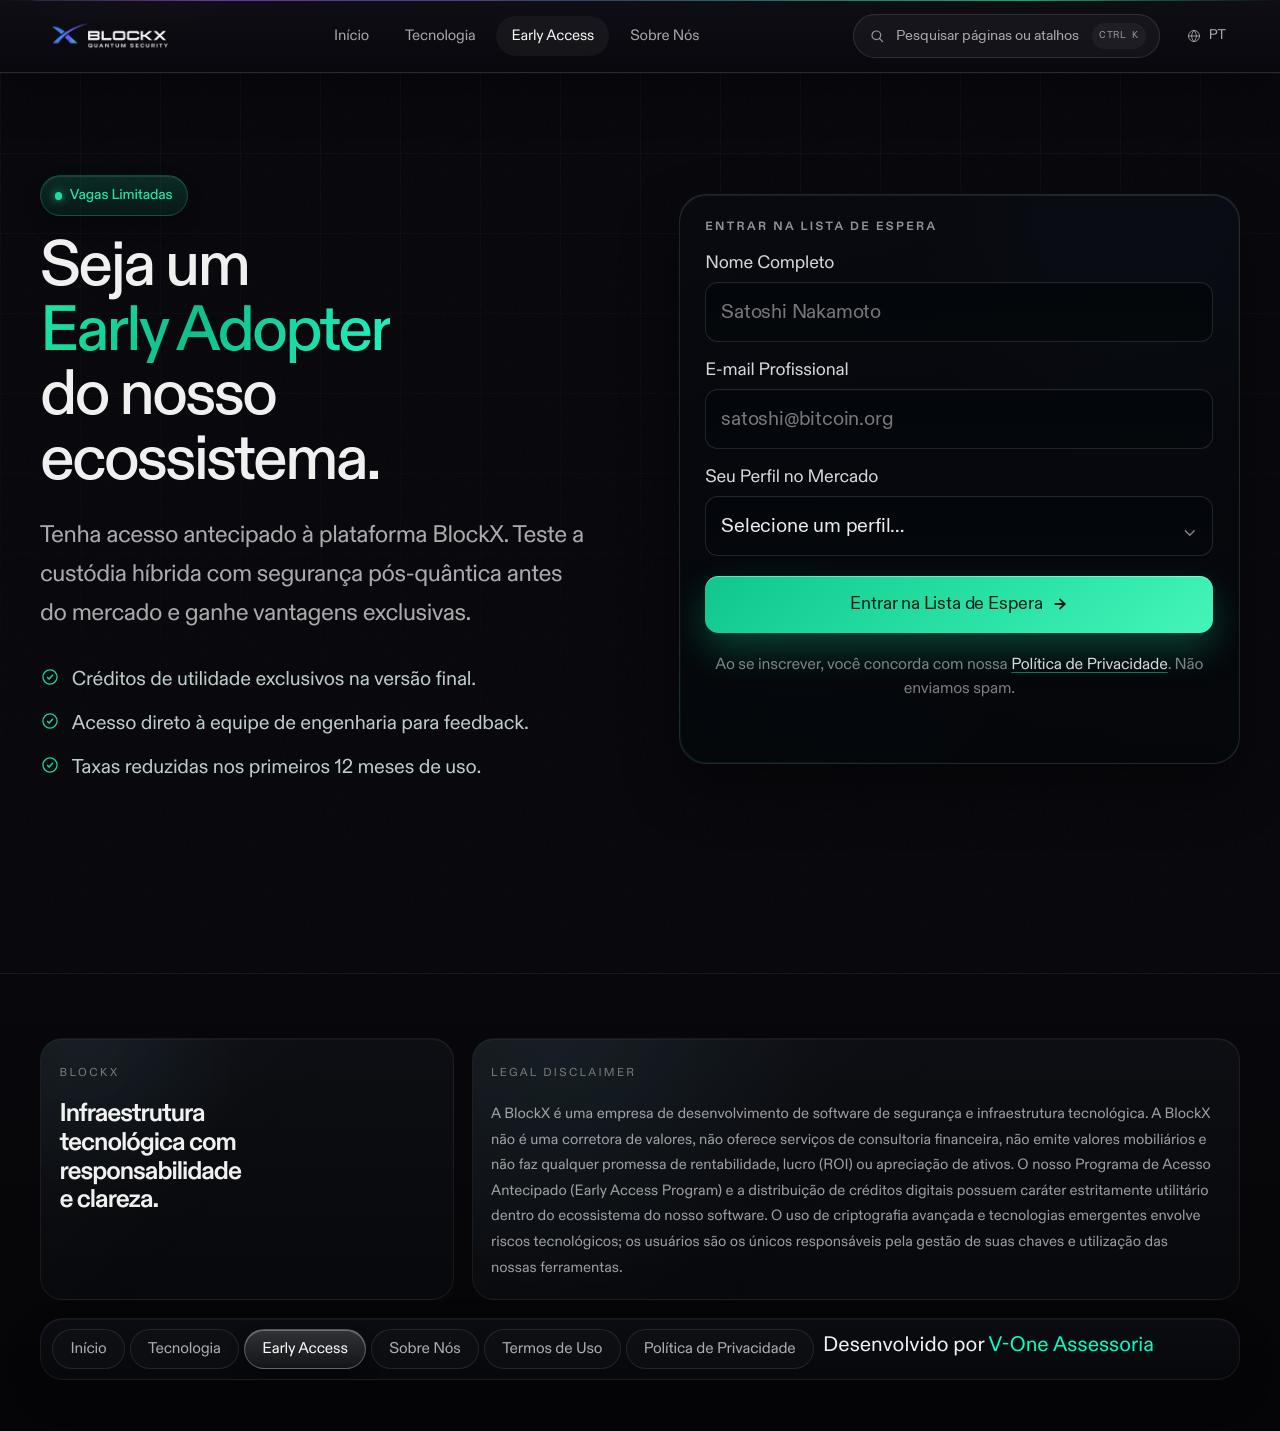
<file: early-access.html>
<!DOCTYPE html>
<html class="dark tw-dark" dir="ltr" lang="pt-BR" style="scroll-behavior: smooth;">
<head>
<meta charset="utf-8"/>
<meta content="width=device-width, initial-scale=1" name="viewport"/>
<meta content="#07060b" name="theme-color"/>
<link data-precedence="next" href="solana.com_pt/assets/ac2cd320dbbf7a24_ec1e7c90ec7a.css" rel="stylesheet"/>
<link data-precedence="next" href="solana.com_pt/assets/bee7d41f96551d3d_ee0231f0ab93.css" rel="stylesheet"/>
<title>Early Access Program — BlockX</title>
<meta content="Entre para o Early Access Program da BlockX e acesse a infraestrutura de segurança digital antes do mercado." name="description"/>
<link rel="icon" type="image/png" href="assets/imagens/logo-blockx-favicon.png"/>
<link rel="stylesheet" href="styles.css"/>
<link rel="stylesheet" href="early-access.css"/>
<link rel="stylesheet" href="site-header.css"/>
<script defer src="site-header.js"></script>
</head>
<body class="ea-body">
<a class="ea-skip-link" href="#main-content">Pular para o conteúdo</a>

<header class="site-header">
  <div class="site-header__inner max-w-screen-2xl w-full mx-auto px-5 md:px-8 xl:px-10">
    <a class="site-header__brand" href="index.html#hero" aria-label="BlockX, ir para a página inicial">
      <span class="site-header__brand-mark" aria-hidden="true">
        <img src="assets/imagens/logo-blockx-xdegrade-semfundo.png" alt="" width="2400" height="600" decoding="async"/>
      </span>
    </a>

    <nav class="site-header__nav" aria-label="Navegação principal">
      <a class="site-header__nav-link" href="index.html#hero">Início</a>
      <a class="site-header__nav-link" href="tecnologia.html#hero">Tecnologia</a>
      <a class="site-header__nav-link is-active" aria-current="page" href="early-access.html#hero">Early Access</a>
      <a class="site-header__nav-link" href="sobre.html#hero">Sobre Nós</a>
    </nav>

    <div class="site-header__actions">
      <button class="site-header__search" type="button" aria-controls="site-command-palette" aria-haspopup="dialog" data-site-search-open>
        <svg class="site-header__search-icon" aria-hidden="true" viewBox="0 0 24 24" fill="none" xmlns="http://www.w3.org/2000/svg">
          <circle cx="11" cy="11" r="6.5" stroke="currentColor" stroke-width="1.8"/>
          <path d="m16 16 4.25 4.25" stroke="currentColor" stroke-width="1.8" stroke-linecap="round"/>
        </svg>
        <span class="site-header__search-text">Pesquisar páginas ou atalhos</span>
        <span class="site-header__search-shortcut" aria-hidden="true">Ctrl K</span>
      </button>

      <div class="site-header__locale" aria-label="Idioma atual: Português">
        <svg aria-hidden="true" viewBox="0 0 24 24" fill="none" xmlns="http://www.w3.org/2000/svg">
          <circle cx="12" cy="12" r="8.25" stroke="currentColor" stroke-width="1.5"/>
          <path d="M3.75 12H20.25M12 3.75C14.2 6.1 15.45 8.95 15.45 12C15.45 15.05 14.2 17.9 12 20.25M12 3.75C9.8 6.1 8.55 8.95 8.55 12C8.55 15.05 9.8 17.9 12 20.25" stroke="currentColor" stroke-width="1.5" stroke-linecap="round"/>
        </svg>
        <span>PT</span>
      </div>

      <button class="site-header__toggle" type="button" aria-label="Abrir menu principal" aria-controls="site-mobile-menu" aria-expanded="false">
        <span class="site-header__toggle-bar"></span>
        <span class="site-header__toggle-bar"></span>
        <span class="site-header__toggle-bar"></span>
      </button>
    </div>
  </div>

  <div class="site-header__mobile" id="site-mobile-menu" hidden>
    <div class="site-header__mobile-inner max-w-screen-2xl w-full mx-auto px-5 md:px-8 xl:px-10">
      <button class="site-header__mobile-search" type="button" data-site-search-open>
        <svg class="site-header__mobile-search-icon" aria-hidden="true" viewBox="0 0 24 24" fill="none" xmlns="http://www.w3.org/2000/svg">
          <circle cx="11" cy="11" r="6.5" stroke="currentColor" stroke-width="1.8"/>
          <path d="m16 16 4.25 4.25" stroke="currentColor" stroke-width="1.8" stroke-linecap="round"/>
        </svg>
        <span>Pesquisar páginas ou atalhos</span>
      </button>

      <nav class="site-header__mobile-nav" aria-label="Navegação principal mobile">
        <a class="site-header__mobile-link" href="index.html#hero">Início</a>
        <a class="site-header__mobile-link" href="tecnologia.html#hero">Tecnologia</a>
        <a class="site-header__mobile-link is-active" aria-current="page" href="early-access.html#hero">Early Access</a>
        <a class="site-header__mobile-link" href="sobre.html#hero">Sobre Nós</a>
      </nav>

      <a class="site-header__mobile-cta" href="early-access.html#hero">Garantir Acesso Antecipado</a>
    </div>
  </div>
</header>

<main id="main-content">
  <section class="ea-hero" id="hero" aria-labelledby="early-access-title">
    <div class="ea-hero__bg" aria-hidden="true">
      <div class="ea-hero__grid"></div>
      <div class="ea-hero__particles">
        <span class="ea-hero__particle" style="left:7%;top:78%;animation-delay:0s;"></span>
        <span class="ea-hero__particle" style="left:16%;top:68%;animation-delay:1.3s;--p-color:var(--ea-violet);"></span>
        <span class="ea-hero__particle" style="left:25%;top:58%;animation-delay:2.5s;"></span>
        <span class="ea-hero__particle" style="left:34%;top:82%;animation-delay:0.7s;--p-color:var(--ea-violet);"></span>
        <span class="ea-hero__particle" style="left:44%;top:91%;animation-delay:3.1s;"></span>
        <span class="ea-hero__particle" style="left:53%;top:72%;animation-delay:1.8s;--p-color:var(--ea-emerald);"></span>
        <span class="ea-hero__particle" style="left:63%;top:62%;animation-delay:2.2s;"></span>
        <span class="ea-hero__particle" style="left:71%;top:87%;animation-delay:0.4s;--p-color:var(--ea-violet);"></span>
        <span class="ea-hero__particle" style="left:81%;top:52%;animation-delay:2.9s;--p-color:var(--ea-emerald);"></span>
        <span class="ea-hero__particle" style="left:89%;top:76%;animation-delay:1.1s;"></span>
        <span class="ea-hero__particle" style="left:11%;top:42%;animation-delay:3.7s;--p-color:var(--ea-emerald);"></span>
        <span class="ea-hero__particle" style="left:29%;top:32%;animation-delay:1.9s;"></span>
        <span class="ea-hero__particle" style="left:49%;top:27%;animation-delay:2.7s;--p-color:var(--ea-violet);"></span>
        <span class="ea-hero__particle" style="left:67%;top:38%;animation-delay:0.5s;"></span>
        <span class="ea-hero__particle" style="left:79%;top:22%;animation-delay:3.3s;--p-color:var(--ea-emerald);"></span>
        <span class="ea-hero__particle" style="left:93%;top:47%;animation-delay:1.5s;--p-color:var(--ea-violet);"></span>
      </div>
      <div class="ea-hero__scan-beam"></div>
      <div class="ea-hero__orb ea-hero__orb--one"></div>
      <div class="ea-hero__orb ea-hero__orb--two"></div>
      <div class="ea-hero__orb ea-hero__orb--three"></div>
      <div class="ea-hero__noise"></div>
    </div>

    <div class="max-w-screen-2xl w-full mx-auto px-5 md:px-8 xl:px-10">
      <div class="ea-hero__layout">
        <div class="ea-hero__content">
          <p class="ea-badge">
            <span class="ea-badge__dot" aria-hidden="true"></span>
            Vagas Limitadas
          </p>

          <h1 class="nd-heading-l ea-hero__title" id="early-access-title">
            Seja um <span class="ea-hero__title-accent">Early Adopter</span><br>
            do nosso ecossistema.
          </h1>

          <p class="nd-body-xl ea-hero__lead">
            Tenha acesso antecipado à plataforma BlockX. Teste a custódia híbrida com segurança pós-quântica antes do mercado e ganhe vantagens exclusivas.
          </p>

          <ul class="ea-hero__benefits" aria-label="Benefícios do Early Access Program">
            <li class="ea-hero__benefit">
              <span class="ea-hero__benefit-icon" aria-hidden="true">
                <svg viewBox="0 0 24 24" fill="none" xmlns="http://www.w3.org/2000/svg"><circle cx="12" cy="12" r="8.5" stroke="currentColor" stroke-width="1.5"/><path d="M9 12.5l2 2 4-4.5" stroke="currentColor" stroke-width="1.8" stroke-linecap="round" stroke-linejoin="round"/></svg>
              </span>
              <span class="nd-body-l">Créditos de utilidade exclusivos na versão final.</span>
            </li>
            <li class="ea-hero__benefit">
              <span class="ea-hero__benefit-icon" aria-hidden="true">
                <svg viewBox="0 0 24 24" fill="none" xmlns="http://www.w3.org/2000/svg"><circle cx="12" cy="12" r="8.5" stroke="currentColor" stroke-width="1.5"/><path d="M9 12.5l2 2 4-4.5" stroke="currentColor" stroke-width="1.8" stroke-linecap="round" stroke-linejoin="round"/></svg>
              </span>
              <span class="nd-body-l">Acesso direto à equipe de engenharia para feedback.</span>
            </li>
            <li class="ea-hero__benefit">
              <span class="ea-hero__benefit-icon" aria-hidden="true">
                <svg viewBox="0 0 24 24" fill="none" xmlns="http://www.w3.org/2000/svg"><circle cx="12" cy="12" r="8.5" stroke="currentColor" stroke-width="1.5"/><path d="M9 12.5l2 2 4-4.5" stroke="currentColor" stroke-width="1.8" stroke-linecap="round" stroke-linejoin="round"/></svg>
              </span>
              <span class="nd-body-l">Taxas reduzidas nos primeiros 12 meses de uso.</span>
            </li>
          </ul>
        </div>

        <div class="ea-form-card-wrap">
          <article class="ea-form-card" aria-labelledby="ea-form-title">
            <h2 class="ea-form-card__title" id="ea-form-title">Entrar na Lista de Espera</h2>

            <form aria-describedby="ea-form-legal ea-form-status" class="ea-form" id="early-access-form" novalidate>
              <div class="ea-form__field">
                <label class="ea-form__label nd-body-m" for="ea-name">Nome Completo</label>
                <input class="ea-form__control nd-body-l" id="ea-name" name="name" type="text" autocomplete="name" placeholder="Satoshi Nakamoto" required>
              </div>

              <div class="ea-form__field">
                <label class="ea-form__label nd-body-m" for="ea-email">E-mail Profissional</label>
                <input class="ea-form__control nd-body-l" id="ea-email" name="email" type="email" autocomplete="email" inputmode="email" spellcheck="false" autocapitalize="none" placeholder="satoshi@bitcoin.org" required>
              </div>

              <div class="ea-form__field">
                <label class="ea-form__label nd-body-m" for="ea-profile">Seu Perfil no Mercado</label>
                <div class="ea-form__select-wrap">
                  <select class="ea-form__control ea-form__control--select nd-body-l" id="ea-profile" name="profile" required>
                    <option value="" selected disabled>Selecione um perfil…</option>
                    <option value="empreendedor">Empreendedor(a) Web3</option>
                    <option value="investidor">Investidor(a)</option>
                    <option value="desenvolvedor">Desenvolvedor(a)</option>
                    <option value="instituicao">Instituição / Empresa</option>
                    <option value="outro">Outro perfil</option>
                  </select>
                  <span class="ea-form__select-icon" aria-hidden="true">
                    <svg viewBox="0 0 24 24" fill="none" xmlns="http://www.w3.org/2000/svg"><path d="m6 9 6 6 6-6" stroke="currentColor" stroke-width="2" stroke-linecap="round" stroke-linejoin="round"/></svg>
                  </span>
                </div>
              </div>

              <button class="ea-form__submit nd-body-m" type="submit">
                Entrar na Lista de Espera
                <span class="ea-form__submit-icon" aria-hidden="true">
                  <svg viewBox="0 0 24 24" fill="none" xmlns="http://www.w3.org/2000/svg"><path d="M5 12h14" stroke="currentColor" stroke-width="2.7" stroke-linecap="round"/><path d="m12 5 7 7-7 7" stroke="currentColor" stroke-width="2.7" stroke-linecap="round" stroke-linejoin="round"/></svg>
                </span>
              </button>

              <p class="ea-form__legal nd-body-s" id="ea-form-legal">Ao se inscrever, você concorda com nossa <a class="ea-form__legal-link" href="politica-de-privacidade.html#hero">Política de Privacidade</a>. Não enviamos spam.</p>
              <p class="ea-form__status nd-body-s" id="ea-form-status" role="status" aria-live="polite"></p>
            </form>
          </article>
        </div>
      </div>
    </div>
  </section>

  <footer class="tech-footer" id="footer">
    <div aria-hidden="true" class="tech-footer__bg">
      <div class="tech-footer__grid"></div>
    </div>

    <div class="max-w-screen-2xl w-full mx-auto px-5 md:px-8 xl:px-10">
      <div class="tech-footer__frame">
        <div class="tech-footer__brand tech-footer__card tech-footer__card--brand">
          <p class="tech-footer__eyebrow">BlockX</p>
          <h2 class="tech-footer__title">Infraestrutura tecnológica com responsabilidade e clareza.</h2>
        </div>

        <div class="tech-footer__legal tech-footer__card tech-footer__card--legal">
          <p class="tech-footer__label">Legal Disclaimer</p>
          <p class="tech-footer__copy">A BlockX é uma empresa de desenvolvimento de software de segurança e infraestrutura tecnológica. A BlockX não é uma corretora de valores, não oferece serviços de consultoria financeira, não emite valores mobiliários e não faz qualquer promessa de rentabilidade, lucro (ROI) ou apreciação de ativos. O nosso Programa de Acesso Antecipado (Early Access Program) e a distribuição de créditos digitais possuem caráter estritamente utilitário dentro do ecossistema do nosso software. O uso de criptografia avançada e tecnologias emergentes envolve riscos tecnológicos; os usuários são os únicos responsáveis pela gestão de suas chaves e utilização das nossas ferramentas.</p>
        </div>

        <div class="tech-footer__nav" role="group" aria-label="Links úteis e créditos">
          <nav aria-label="Links úteis" class="tech-footer__nav-list">
            <a class="tech-footer__link" href="index.html#hero">Início</a>
            <a class="tech-footer__link" href="tecnologia.html#hero">Tecnologia</a>
            <a aria-current="page" class="tech-footer__link is-active" href="early-access.html#hero">Early Access</a>
            <a class="tech-footer__link" href="sobre.html#hero">Sobre Nós</a>
            <a class="tech-footer__link" href="termos-de-uso.html#hero">Termos de Uso</a>
            <a class="tech-footer__link" href="politica-de-privacidade.html#hero">Política de Privacidade</a>
          </nav>
          <p class="tech-footer__nav-credit">Desenvolvido por <a class="tech-footer__nav-credit-link" href="https://portfolio.voneassessoria.com.br" rel="noopener noreferrer" target="_blank">V-One Assessoria</a></p>
        </div>
      </div>
    </div>
  </footer>
</main>

<script>
  (() => {
    const form = document.getElementById("early-access-form");
    const status = document.getElementById("ea-form-status");
    if (!form || !status) return;

    form.addEventListener("input", () => {
      if (!status.textContent) return;
      status.classList.remove("is-error");
      status.textContent = "";
    });

    form.addEventListener("submit", (event) => {
      event.preventDefault();

      if (!form.checkValidity()) {
        status.classList.add("is-error");
        status.textContent = "Revise os campos obrigatórios antes de enviar.";
        form.reportValidity();
        return;
      }

      const submit = form.querySelector("button[type='submit']");
      if (submit) submit.disabled = true;
      status.classList.remove("is-error");
      status.textContent = "Cadastro recebido. Nossa equipe entrará em contato em breve.";
      form.reset();
      setTimeout(() => {
        if (submit) submit.disabled = false;
      }, 1200);
    });
  })();

  (() => {
    const footerNav = document.querySelector(".tech-footer__nav");
    if (!footerNav) return;
    const links = Array.from(footerNav.querySelectorAll(".tech-footer__link"));
    if (!links.length) return;

    footerNav.addEventListener("click", (event) => {
      const target = event.target;
      if (!(target instanceof HTMLAnchorElement) || !target.classList.contains("tech-footer__link")) return;

      links.forEach((link) => {
        const isActive = link === target;
        link.classList.toggle("is-active", isActive);
        if (isActive) {
          link.setAttribute("aria-current", "page");
        } else {
          link.removeAttribute("aria-current");
        }
      });
    });
  })();
</script>
</body>
</html>
</file>
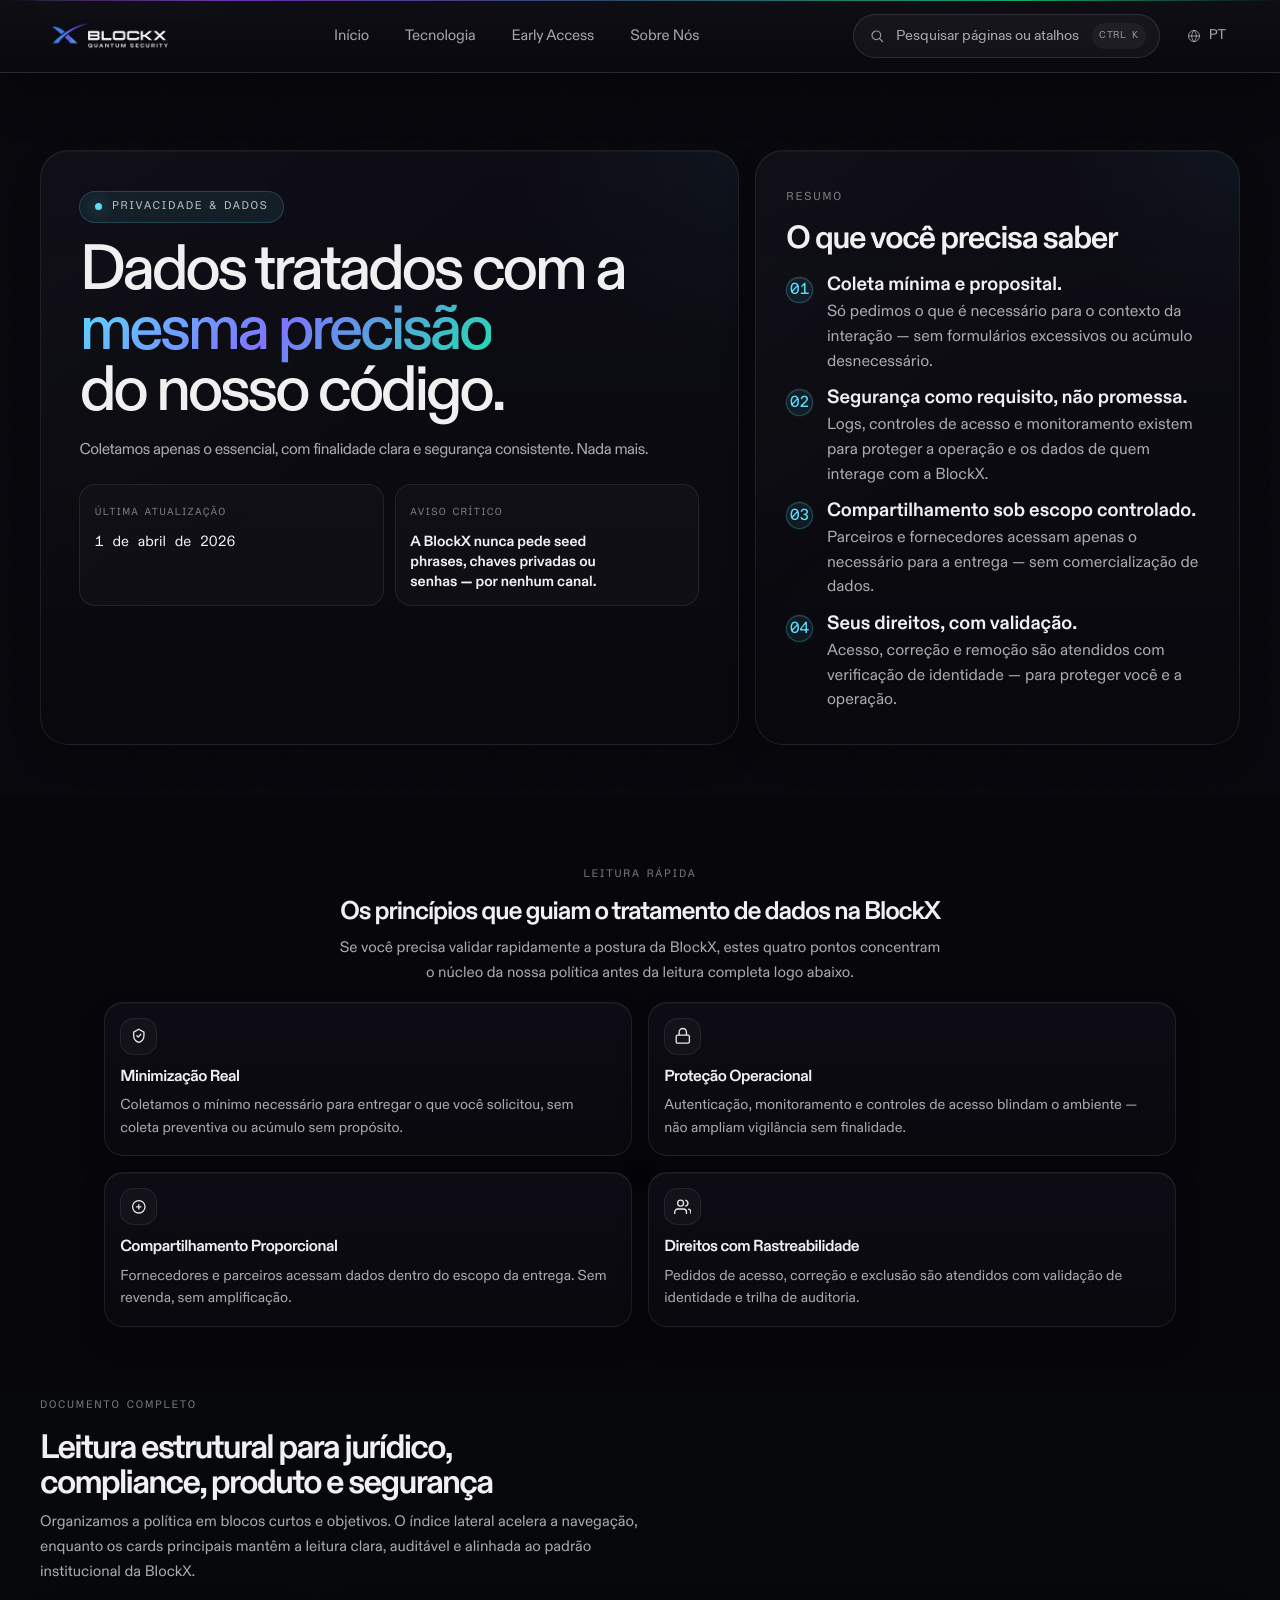
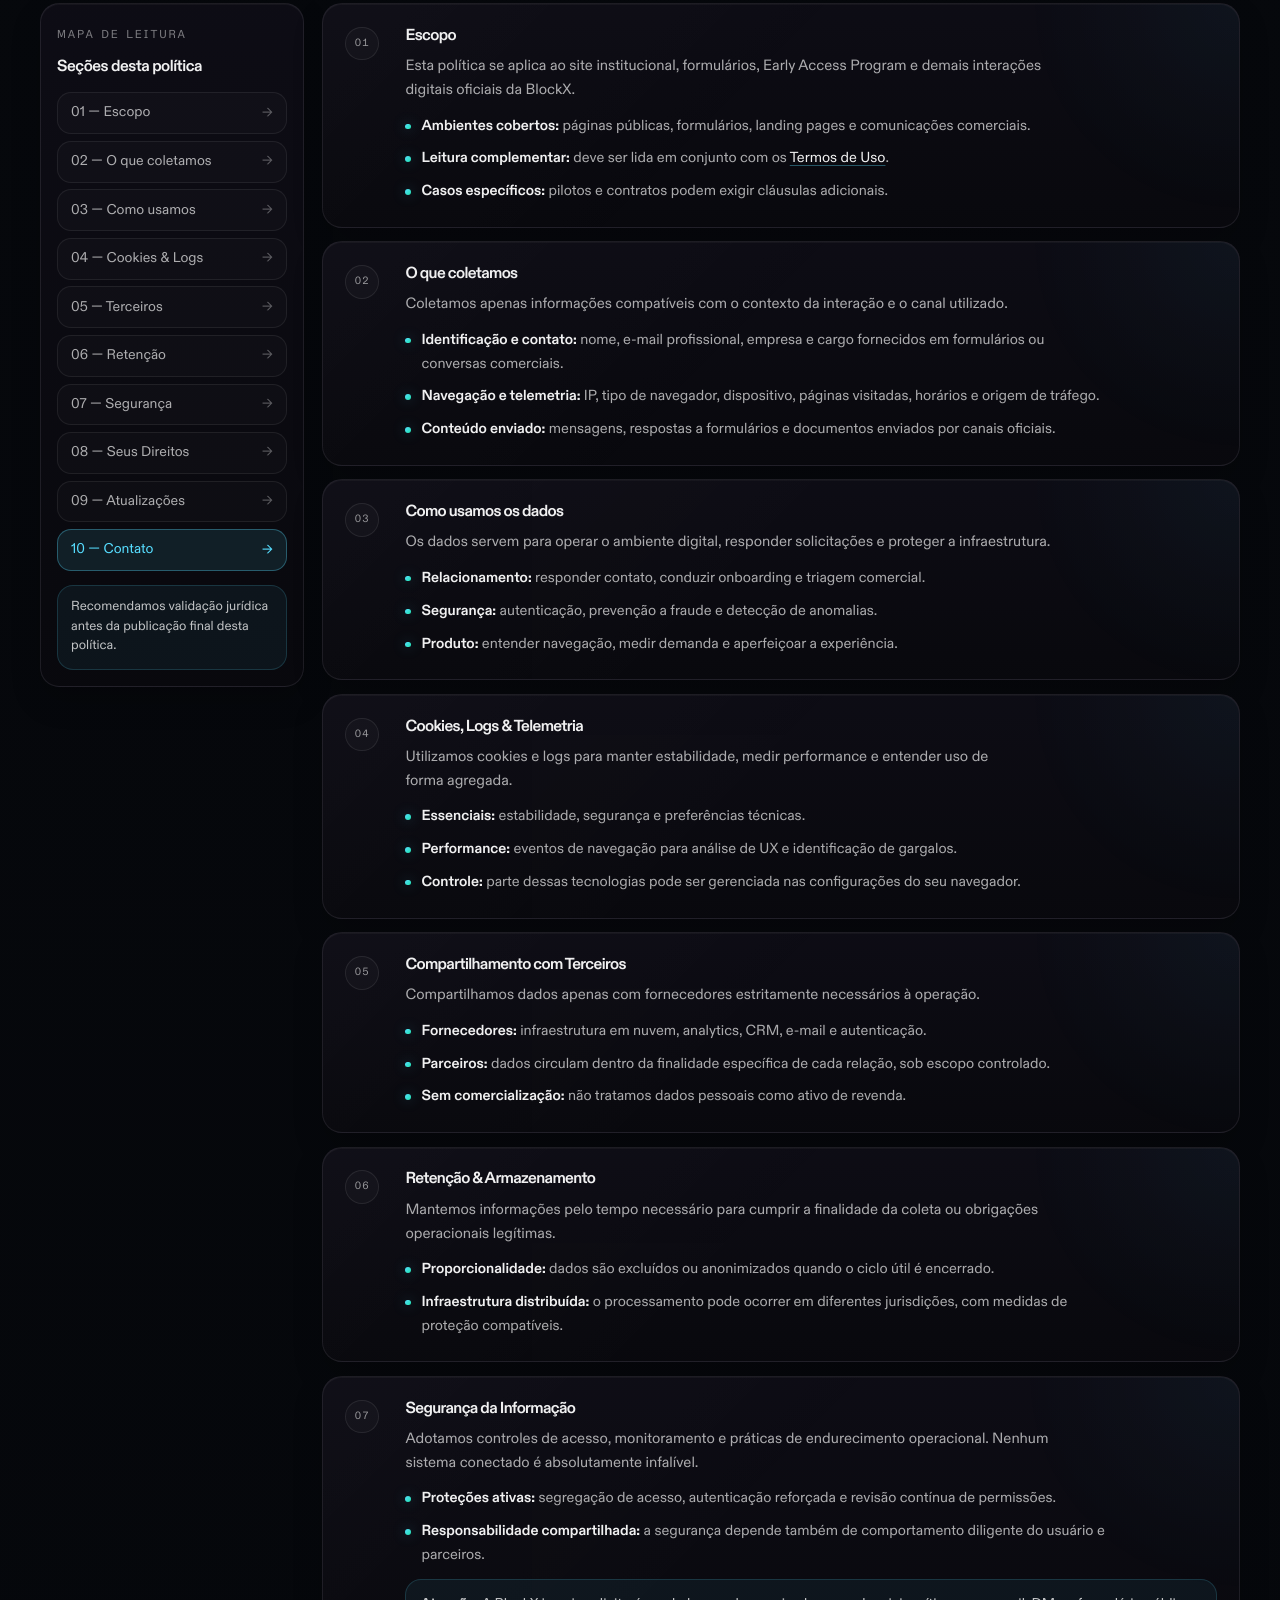
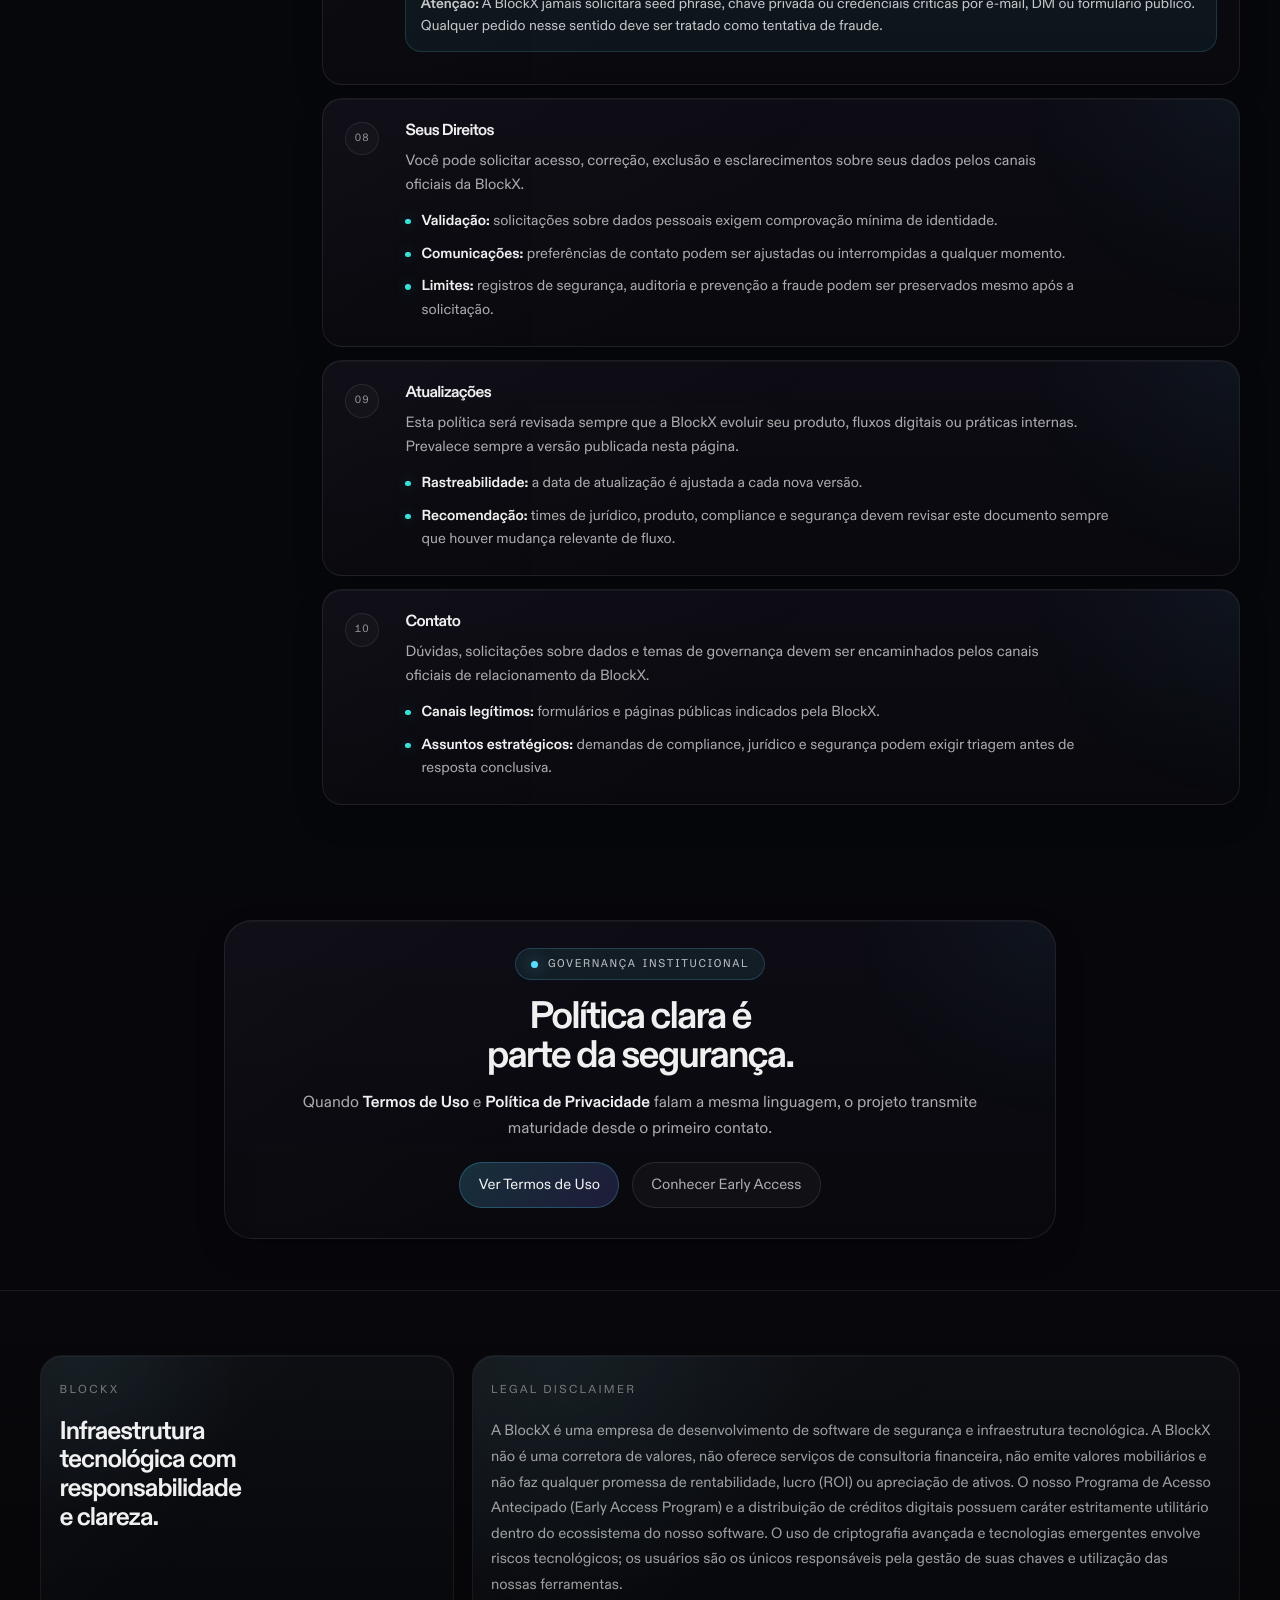
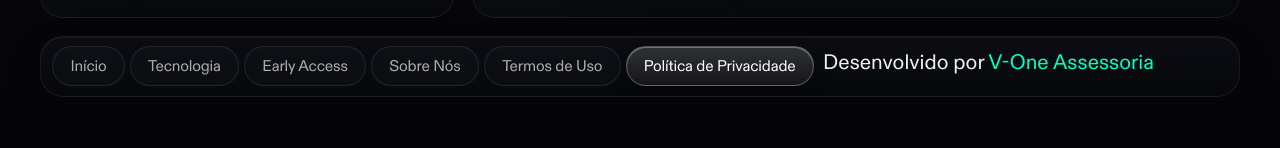
<file: politica-de-privacidade.html>
<!DOCTYPE html>
<html class="dark tw-dark" dir="ltr" lang="pt-BR" style="scroll-behavior: smooth;">
<head>
<meta charset="utf-8"/>
<meta content="width=device-width, initial-scale=1" name="viewport"/>
<meta content="#07060b" name="theme-color"/>
<link data-precedence="next" href="solana.com_pt/assets/ac2cd320dbbf7a24_ec1e7c90ec7a.css" rel="stylesheet"/>
<link data-precedence="next" href="solana.com_pt/assets/bee7d41f96551d3d_ee0231f0ab93.css" rel="stylesheet"/>
<title>Política de Privacidade — BlockX</title>
<meta content="Como a BlockX coleta, usa e protege seus dados. Objetiva, transparente e alinhada ao nosso compromisso com segurança de nível técnico." name="description"/>
<link rel="icon" type="image/png" href="assets/imagens/logo-blockx-favicon.png"/>
<link rel="stylesheet" href="styles.css"/>
<link rel="stylesheet" href="site-header.css"/>
<link rel="stylesheet" href="termos.css"/>
<link rel="stylesheet" href="privacidade.css"/>
<script defer src="site-header.js"></script>
</head>
<body class="terms-body terms-page privacy-body">
<a class="terms-skip-link" href="#main-content">Pular para o conteúdo</a>

<header class="site-header">
  <div class="site-header__inner max-w-screen-2xl w-full mx-auto px-5 md:px-8 xl:px-10">
    <a class="site-header__brand" href="index.html#hero" aria-label="BlockX, ir para a página inicial">
      <span class="site-header__brand-mark" aria-hidden="true">
        <img src="assets/imagens/logo-blockx-xdegrade-semfundo.png" alt="" width="2400" height="600" decoding="async"/>
      </span>
    </a>

    <nav class="site-header__nav" aria-label="Navegação principal">
      <a class="site-header__nav-link" href="index.html#hero">Início</a>
      <a class="site-header__nav-link" href="tecnologia.html#hero">Tecnologia</a>
      <a class="site-header__nav-link" href="early-access.html#hero">Early Access</a>
      <a class="site-header__nav-link" href="sobre.html#hero">Sobre Nós</a>
    </nav>

    <div class="site-header__actions">
      <button class="site-header__search" type="button" aria-controls="site-command-palette" aria-haspopup="dialog" data-site-search-open>
        <svg class="site-header__search-icon" aria-hidden="true" viewBox="0 0 24 24" fill="none" xmlns="http://www.w3.org/2000/svg">
          <circle cx="11" cy="11" r="6.5" stroke="currentColor" stroke-width="1.8"/>
          <path d="m16 16 4.25 4.25" stroke="currentColor" stroke-width="1.8" stroke-linecap="round"/>
        </svg>
        <span class="site-header__search-text">Pesquisar páginas ou atalhos</span>
        <span class="site-header__search-shortcut" aria-hidden="true">Ctrl K</span>
      </button>

      <div class="site-header__locale" aria-label="Idioma atual: Português">
        <svg aria-hidden="true" viewBox="0 0 24 24" fill="none" xmlns="http://www.w3.org/2000/svg">
          <circle cx="12" cy="12" r="8.25" stroke="currentColor" stroke-width="1.5"/>
          <path d="M3.75 12H20.25M12 3.75C14.2 6.1 15.45 8.95 15.45 12C15.45 15.05 14.2 17.9 12 20.25M12 3.75C9.8 6.1 8.55 8.95 8.55 12C8.55 15.05 9.8 17.9 12 20.25" stroke="currentColor" stroke-width="1.5" stroke-linecap="round"/>
        </svg>
        <span>PT</span>
      </div>

      <button class="site-header__toggle" type="button" aria-label="Abrir menu principal" aria-controls="site-mobile-menu" aria-expanded="false">
        <span class="site-header__toggle-bar"></span>
        <span class="site-header__toggle-bar"></span>
        <span class="site-header__toggle-bar"></span>
      </button>
    </div>
  </div>

  <div class="site-header__mobile" id="site-mobile-menu" hidden>
    <div class="site-header__mobile-inner max-w-screen-2xl w-full mx-auto px-5 md:px-8 xl:px-10">
      <button class="site-header__mobile-search" type="button" data-site-search-open>
        <svg class="site-header__mobile-search-icon" aria-hidden="true" viewBox="0 0 24 24" fill="none" xmlns="http://www.w3.org/2000/svg">
          <circle cx="11" cy="11" r="6.5" stroke="currentColor" stroke-width="1.8"/>
          <path d="m16 16 4.25 4.25" stroke="currentColor" stroke-width="1.8" stroke-linecap="round"/>
        </svg>
        <span>Pesquisar páginas ou atalhos</span>
      </button>

      <nav class="site-header__mobile-nav" aria-label="Navegação principal mobile">
        <a class="site-header__mobile-link" href="index.html#hero">Início</a>
        <a class="site-header__mobile-link" href="tecnologia.html#hero">Tecnologia</a>
        <a class="site-header__mobile-link" href="early-access.html#hero">Early Access</a>
        <a class="site-header__mobile-link" href="sobre.html#hero">Sobre Nós</a>
      </nav>

      <a class="site-header__mobile-cta" href="early-access.html#hero">Garantir Acesso Antecipado</a>
    </div>
  </div>
</header>

<main id="main-content">

  <!-- ── HERO ─────────────────────────────────────────── -->
  <section class="terms-hero" id="hero" aria-labelledby="privacy-title">
    <div class="terms-hero__bg" aria-hidden="true">
      <div class="terms-hero__grid"></div>
      <div class="terms-hero__particles">
        <span class="terms-hero__particle" style="left:8%;top:79%;animation-delay:0s;"></span>
        <span class="terms-hero__particle" style="left:17%;top:66%;animation-delay:1.4s;--p-color:var(--terms-violet);"></span>
        <span class="terms-hero__particle" style="left:29%;top:83%;animation-delay:0.8s;"></span>
        <span class="terms-hero__particle" style="left:38%;top:58%;animation-delay:2.7s;--p-color:var(--terms-emerald);"></span>
        <span class="terms-hero__particle" style="left:51%;top:31%;animation-delay:3.2s;--p-color:var(--terms-violet);"></span>
        <span class="terms-hero__particle" style="left:62%;top:72%;animation-delay:1.9s;"></span>
        <span class="terms-hero__particle" style="left:71%;top:44%;animation-delay:0.5s;--p-color:var(--terms-emerald);"></span>
        <span class="terms-hero__particle" style="left:82%;top:22%;animation-delay:3.5s;"></span>
        <span class="terms-hero__particle" style="left:91%;top:68%;animation-delay:1.2s;--p-color:var(--terms-violet);"></span>
      </div>
      <div class="terms-hero__scan-beam"></div>
      <div class="terms-hero__orb terms-hero__orb--violet"></div>
      <div class="terms-hero__orb terms-hero__orb--cyan"></div>
      <div class="terms-hero__noise"></div>
    </div>

    <div class="max-w-screen-2xl w-full mx-auto px-5 md:px-8 xl:px-10">
      <div class="terms-hero__layout">

        <article class="terms-hero__intro">
          <p class="terms-kicker"><span class="terms-kicker__dot" aria-hidden="true"></span>Privacidade & Dados</p>
          <h1 class="nd-heading-2xl terms-hero__title" id="privacy-title">
            Dados tratados com a<br>
            <span class="terms-hero__title-accent">mesma precisão</span><br>
            do nosso código.
          </h1>
          <p class="nd-body-xl terms-hero__lead">Coletamos apenas o essencial, com finalidade clara e segurança consistente. Nada mais.</p>

          <div class="terms-hero__meta" aria-label="Resumo rápido">
            <div class="terms-hero__meta-card">
              <span class="terms-hero__meta-label">Última atualização</span>
              <time class="terms-hero__meta-value terms-hero__meta-value--numeric" datetime="2026-04-01">1 de abril de 2026</time>
            </div>
            <div class="terms-hero__meta-card">
              <span class="terms-hero__meta-label">Aviso crítico</span>
              <strong class="terms-hero__meta-value">A BlockX nunca pede seed phrases, chaves privadas ou senhas — por nenhum canal.</strong>
            </div>
          </div>
        </article>

        <aside class="terms-hero__summary" aria-labelledby="privacy-summary-title">
          <p class="terms-hero__summary-eyebrow">Resumo</p>
          <h2 class="terms-hero__summary-title" id="privacy-summary-title">O que você precisa saber</h2>

          <ul class="terms-hero__summary-list">
            <li class="terms-hero__summary-item">
              <span class="terms-hero__summary-bullet" aria-hidden="true">01</span>
              <div>
                <strong>Coleta mínima e proposital.</strong>
                <span>Só pedimos o que é necessário para o contexto da interação — sem formulários excessivos ou acúmulo desnecessário.</span>
              </div>
            </li>
            <li class="terms-hero__summary-item">
              <span class="terms-hero__summary-bullet" aria-hidden="true">02</span>
              <div>
                <strong>Segurança como requisito, não promessa.</strong>
                <span>Logs, controles de acesso e monitoramento existem para proteger a operação e os dados de quem interage com a BlockX.</span>
              </div>
            </li>
            <li class="terms-hero__summary-item">
              <span class="terms-hero__summary-bullet" aria-hidden="true">03</span>
              <div>
                <strong>Compartilhamento sob escopo controlado.</strong>
                <span>Parceiros e fornecedores acessam apenas o necessário para a entrega — sem comercialização de dados.</span>
              </div>
            </li>
            <li class="terms-hero__summary-item">
              <span class="terms-hero__summary-bullet" aria-hidden="true">04</span>
              <div>
                <strong>Seus direitos, com validação.</strong>
                <span>Acesso, correção e remoção são atendidos com verificação de identidade — para proteger você e a operação.</span>
              </div>
            </li>
          </ul>
        </aside>

      </div>
    </div>
  </section>

  <!-- ── PRINCÍPIOS ──────────────────────────────────── -->
  <section class="terms-signals" aria-labelledby="privacy-signals-title">
    <div class="terms-signals__bg" aria-hidden="true">
      <div class="terms-signals__grid"></div>
      <div class="terms-signals__orb terms-signals__orb--emerald"></div>
      <div class="terms-signals__noise"></div>
    </div>

    <div class="max-w-screen-2xl w-full mx-auto px-5 md:px-8 xl:px-10">
      <div class="terms-section-head terms-section-head--centered">
        <p class="terms-section-head__eyebrow">Leitura Rápida</p>
        <h2 class="terms-section-head__title" id="privacy-signals-title">Os princípios que guiam o tratamento de dados na BlockX</h2>
        <p class="terms-section-head__copy">Se você precisa validar rapidamente a postura da BlockX, estes quatro pontos concentram o núcleo da nossa política antes da leitura completa logo abaixo.</p>
      </div>
      <div class="terms-signals__cards">

        <article class="terms-signals__card">
          <span class="terms-signals__icon" aria-hidden="true">
            <svg viewBox="0 0 24 24" fill="none" xmlns="http://www.w3.org/2000/svg"><path d="M12 3 19 7v5c0 4.6-3 7.8-7 9-4-1.2-7-4.4-7-9V7l7-4Z" stroke="currentColor" stroke-width="1.8"/><path d="m9.4 12 1.8 1.8 3.6-4" stroke="currentColor" stroke-width="1.8" stroke-linecap="round" stroke-linejoin="round"/></svg>
          </span>
          <h3 class="terms-signals__title">Minimização Real</h3>
          <p class="terms-signals__copy">Coletamos o mínimo necessário para entregar o que você solicitou, sem coleta preventiva ou acúmulo sem propósito.</p>
        </article>

        <article class="terms-signals__card">
          <span class="terms-signals__icon" aria-hidden="true">
            <svg viewBox="0 0 24 24" fill="none" xmlns="http://www.w3.org/2000/svg"><rect x="3" y="11" width="18" height="11" rx="2" stroke="currentColor" stroke-width="1.8"/><path d="M7 11V7a5 5 0 0 1 10 0v4" stroke="currentColor" stroke-width="1.8"/></svg>
          </span>
          <h3 class="terms-signals__title">Proteção Operacional</h3>
          <p class="terms-signals__copy">Autenticação, monitoramento e controles de acesso blindam o ambiente — não ampliam vigilância sem finalidade.</p>
        </article>

        <article class="terms-signals__card">
          <span class="terms-signals__icon" aria-hidden="true">
            <svg viewBox="0 0 24 24" fill="none" xmlns="http://www.w3.org/2000/svg"><circle cx="12" cy="12" r="8.5" stroke="currentColor" stroke-width="1.8"/><path d="M9 12h6M12 9v6" stroke="currentColor" stroke-width="1.8" stroke-linecap="round"/></svg>
          </span>
          <h3 class="terms-signals__title">Compartilhamento Proporcional</h3>
          <p class="terms-signals__copy">Fornecedores e parceiros acessam dados dentro do escopo da entrega. Sem revenda, sem amplificação.</p>
        </article>

        <article class="terms-signals__card">
          <span class="terms-signals__icon" aria-hidden="true">
            <svg viewBox="0 0 24 24" fill="none" xmlns="http://www.w3.org/2000/svg"><path d="M17 21v-2a4 4 0 0 0-4-4H5a4 4 0 0 0-4 4v2" stroke="currentColor" stroke-width="1.8" stroke-linecap="round"/><circle cx="9" cy="7" r="4" stroke="currentColor" stroke-width="1.8"/><path d="M23 21v-2a4 4 0 0 0-3-3.87M16 3.13a4 4 0 0 1 0 7.75" stroke="currentColor" stroke-width="1.8" stroke-linecap="round"/></svg>
          </span>
          <h3 class="terms-signals__title">Direitos com Rastreabilidade</h3>
          <p class="terms-signals__copy">Pedidos de acesso, correção e exclusão são atendidos com validação de identidade e trilha de auditoria.</p>
        </article>

      </div>
    </div>
  </section>

  <!-- ── CONTEÚDO COMPLETO ───────────────────────────── -->
  <section class="terms-content" aria-labelledby="privacy-content-title">
    <div class="max-w-screen-2xl w-full mx-auto px-5 md:px-8 xl:px-10">
      <div class="terms-content__intro">
        <p class="terms-section-head__eyebrow">Documento Completo</p>
        <h2 class="terms-section-head__title" id="privacy-content-title">Leitura estrutural para jurídico, compliance, produto e segurança</h2>
        <p class="terms-section-head__copy">Organizamos a política em blocos curtos e objetivos. O índice lateral acelera a navegação, enquanto os cards principais mantêm a leitura clara, auditável e alinhada ao padrão institucional da BlockX.</p>
      </div>

      <div class="terms-layout">

        <!-- Sumário lateral fixo -->
        <aside class="terms-toc" aria-labelledby="privacy-toc-title">
          <p class="terms-toc__eyebrow">Mapa de Leitura</p>
          <h3 class="terms-toc__title" id="privacy-toc-title">Seções desta política</h3>

          <nav class="terms-toc__nav" aria-label="Índice">
            <a class="terms-toc__link" href="#escopo">01 — Escopo</a>
            <a class="terms-toc__link" href="#coleta">02 — O que coletamos</a>
            <a class="terms-toc__link" href="#uso">03 — Como usamos</a>
            <a class="terms-toc__link" href="#cookies">04 — Cookies & Logs</a>
            <a class="terms-toc__link" href="#compartilhamento">05 — Terceiros</a>
            <a class="terms-toc__link" href="#retencao">06 — Retenção</a>
            <a class="terms-toc__link" href="#seguranca">07 — Segurança</a>
            <a class="terms-toc__link" href="#direitos">08 — Seus Direitos</a>
            <a class="terms-toc__link" href="#atualizacoes">09 — Atualizações</a>
            <a class="terms-toc__link" href="#contato">10 — Contato</a>
          </nav>

          <p class="terms-toc__note">Recomendamos validação jurídica antes da publicação final desta política.</p>
        </aside>

        <!-- Artigos -->
        <div class="terms-article">

          <article class="terms-block" id="escopo">
            <span class="terms-block__index">01</span>
            <h2 class="terms-block__title">Escopo</h2>
            <p class="terms-block__copy">Esta política se aplica ao site institucional, formulários, Early Access Program e demais interações digitais oficiais da BlockX.</p>
            <ul class="terms-block__list">
              <li><strong>Ambientes cobertos:</strong> páginas públicas, formulários, landing pages e comunicações comerciais.</li>
              <li><strong>Leitura complementar:</strong> deve ser lida em conjunto com os <a href="termos-de-uso.html#hero">Termos de Uso</a>.</li>
              <li><strong>Casos específicos:</strong> pilotos e contratos podem exigir cláusulas adicionais.</li>
            </ul>
          </article>

          <article class="terms-block" id="coleta">
            <span class="terms-block__index">02</span>
            <h2 class="terms-block__title">O que coletamos</h2>
            <p class="terms-block__copy">Coletamos apenas informações compatíveis com o contexto da interação e o canal utilizado.</p>
            <ul class="terms-block__list">
              <li><strong>Identificação e contato:</strong> nome, e-mail profissional, empresa e cargo fornecidos em formulários ou conversas comerciais.</li>
              <li><strong>Navegação e telemetria:</strong> IP, tipo de navegador, dispositivo, páginas visitadas, horários e origem de tráfego.</li>
              <li><strong>Conteúdo enviado:</strong> mensagens, respostas a formulários e documentos enviados por canais oficiais.</li>
            </ul>
          </article>

          <article class="terms-block" id="uso">
            <span class="terms-block__index">03</span>
            <h2 class="terms-block__title">Como usamos os dados</h2>
            <p class="terms-block__copy">Os dados servem para operar o ambiente digital, responder solicitações e proteger a infraestrutura.</p>
            <ul class="terms-block__list">
              <li><strong>Relacionamento:</strong> responder contato, conduzir onboarding e triagem comercial.</li>
              <li><strong>Segurança:</strong> autenticação, prevenção a fraude e detecção de anomalias.</li>
              <li><strong>Produto:</strong> entender navegação, medir demanda e aperfeiçoar a experiência.</li>
            </ul>
          </article>

          <article class="terms-block" id="cookies">
            <span class="terms-block__index">04</span>
            <h2 class="terms-block__title">Cookies, Logs & Telemetria</h2>
            <p class="terms-block__copy">Utilizamos cookies e logs para manter estabilidade, medir performance e entender uso de forma agregada.</p>
            <ul class="terms-block__list">
              <li><strong>Essenciais:</strong> estabilidade, segurança e preferências técnicas.</li>
              <li><strong>Performance:</strong> eventos de navegação para análise de UX e identificação de gargalos.</li>
              <li><strong>Controle:</strong> parte dessas tecnologias pode ser gerenciada nas configurações do seu navegador.</li>
            </ul>
          </article>

          <article class="terms-block" id="compartilhamento">
            <span class="terms-block__index">05</span>
            <h2 class="terms-block__title">Compartilhamento com Terceiros</h2>
            <p class="terms-block__copy">Compartilhamos dados apenas com fornecedores estritamente necessários à operação.</p>
            <ul class="terms-block__list">
              <li><strong>Fornecedores:</strong> infraestrutura em nuvem, analytics, CRM, e-mail e autenticação.</li>
              <li><strong>Parceiros:</strong> dados circulam dentro da finalidade específica de cada relação, sob escopo controlado.</li>
              <li><strong>Sem comercialização:</strong> não tratamos dados pessoais como ativo de revenda.</li>
            </ul>
          </article>

          <article class="terms-block" id="retencao">
            <span class="terms-block__index">06</span>
            <h2 class="terms-block__title">Retenção & Armazenamento</h2>
            <p class="terms-block__copy">Mantemos informações pelo tempo necessário para cumprir a finalidade da coleta ou obrigações operacionais legítimas.</p>
            <ul class="terms-block__list">
              <li><strong>Proporcionalidade:</strong> dados são excluídos ou anonimizados quando o ciclo útil é encerrado.</li>
              <li><strong>Infraestrutura distribuída:</strong> o processamento pode ocorrer em diferentes jurisdições, com medidas de proteção compatíveis.</li>
            </ul>
          </article>

          <article class="terms-block" id="seguranca">
            <span class="terms-block__index">07</span>
            <h2 class="terms-block__title">Segurança da Informação</h2>
            <p class="terms-block__copy">Adotamos controles de acesso, monitoramento e práticas de endurecimento operacional. Nenhum sistema conectado é absolutamente infalível.</p>
            <ul class="terms-block__list">
              <li><strong>Proteções ativas:</strong> segregação de acesso, autenticação reforçada e revisão contínua de permissões.</li>
              <li><strong>Responsabilidade compartilhada:</strong> a segurança depende também de comportamento diligente do usuário e parceiros.</li>
            </ul>
            <p class="terms-block__callout"><strong>Atenção:</strong> A BlockX jamais solicitará seed phrase, chave privada ou credenciais críticas por e-mail, DM ou formulário público. Qualquer pedido nesse sentido deve ser tratado como tentativa de fraude.</p>
          </article>

          <article class="terms-block" id="direitos">
            <span class="terms-block__index">08</span>
            <h2 class="terms-block__title">Seus Direitos</h2>
            <p class="terms-block__copy">Você pode solicitar acesso, correção, exclusão e esclarecimentos sobre seus dados pelos canais oficiais da BlockX.</p>
            <ul class="terms-block__list">
              <li><strong>Validação:</strong> solicitações sobre dados pessoais exigem comprovação mínima de identidade.</li>
              <li><strong>Comunicações:</strong> preferências de contato podem ser ajustadas ou interrompidas a qualquer momento.</li>
              <li><strong>Limites:</strong> registros de segurança, auditoria e prevenção a fraude podem ser preservados mesmo após a solicitação.</li>
            </ul>
          </article>

          <article class="terms-block" id="atualizacoes">
            <span class="terms-block__index">09</span>
            <h2 class="terms-block__title">Atualizações</h2>
            <p class="terms-block__copy">Esta política será revisada sempre que a BlockX evoluir seu produto, fluxos digitais ou práticas internas. Prevalece sempre a versão publicada nesta página.</p>
            <ul class="terms-block__list">
              <li><strong>Rastreabilidade:</strong> a data de atualização é ajustada a cada nova versão.</li>
              <li><strong>Recomendação:</strong> times de jurídico, produto, compliance e segurança devem revisar este documento sempre que houver mudança relevante de fluxo.</li>
            </ul>
          </article>

          <article class="terms-block" id="contato">
            <span class="terms-block__index">10</span>
            <h2 class="terms-block__title">Contato</h2>
            <p class="terms-block__copy">Dúvidas, solicitações sobre dados e temas de governança devem ser encaminhados pelos canais oficiais de relacionamento da BlockX.</p>
            <ul class="terms-block__list">
              <li><strong>Canais legítimos:</strong> formulários e páginas públicas indicados pela BlockX.</li>
              <li><strong>Assuntos estratégicos:</strong> demandas de compliance, jurídico e segurança podem exigir triagem antes de resposta conclusiva.</li>
            </ul>
          </article>

        </div>
      </div>
    </div>
  </section>

  <!-- ── CTA ────────────────────────────────────────── -->
  <section class="terms-cta" aria-labelledby="privacy-cta-title">
    <div class="terms-cta__bg" aria-hidden="true">
      <div class="terms-cta__orb"></div>
      <div class="terms-cta__noise"></div>
    </div>

    <div class="max-w-screen-2xl w-full mx-auto px-5 md:px-8 xl:px-10">
      <div class="terms-cta__panel">
        <p class="terms-kicker"><span class="terms-kicker__dot" aria-hidden="true"></span>Governança institucional</p>
        <h2 class="terms-cta__title" id="privacy-cta-title">Política clara é parte da segurança.</h2>
        <p class="terms-cta__copy">Quando <strong>Termos de Uso</strong> e <strong>Política de Privacidade</strong> falam a mesma linguagem, o projeto transmite maturidade desde o primeiro contato.</p>
        <div class="terms-cta__actions">
          <a class="terms-cta__primary" href="termos-de-uso.html#hero">Ver Termos de Uso</a>
          <a class="terms-cta__secondary" href="early-access.html#hero">Conhecer Early Access</a>
        </div>
      </div>
    </div>
  </section>

  <!-- ── RODAPÉ ─────────────────────────────────────── -->
  <footer class="tech-footer" id="footer">
    <div aria-hidden="true" class="tech-footer__bg">
      <div class="tech-footer__grid"></div>
    </div>

    <div class="max-w-screen-2xl w-full mx-auto px-5 md:px-8 xl:px-10">
      <div class="tech-footer__frame">
        <div class="tech-footer__brand tech-footer__card tech-footer__card--brand">
          <p class="tech-footer__eyebrow">BlockX</p>
          <h2 class="tech-footer__title">Infraestrutura tecnológica com responsabilidade e clareza.</h2>
        </div>

        <div class="tech-footer__legal tech-footer__card tech-footer__card--legal">
          <p class="tech-footer__label">Legal Disclaimer</p>
          <p class="tech-footer__copy">A BlockX é uma empresa de desenvolvimento de software de segurança e infraestrutura tecnológica. A BlockX não é uma corretora de valores, não oferece serviços de consultoria financeira, não emite valores mobiliários e não faz qualquer promessa de rentabilidade, lucro (ROI) ou apreciação de ativos. O nosso Programa de Acesso Antecipado (Early Access Program) e a distribuição de créditos digitais possuem caráter estritamente utilitário dentro do ecossistema do nosso software. O uso de criptografia avançada e tecnologias emergentes envolve riscos tecnológicos; os usuários são os únicos responsáveis pela gestão de suas chaves e utilização das nossas ferramentas.</p>
        </div>

        <div class="tech-footer__nav" role="group" aria-label="Links úteis e créditos">
          <nav aria-label="Links úteis" class="tech-footer__nav-list">
            <a class="tech-footer__link" href="index.html#hero">Início</a>
            <a class="tech-footer__link" href="tecnologia.html#hero">Tecnologia</a>
            <a class="tech-footer__link" href="early-access.html#hero">Early Access</a>
            <a class="tech-footer__link" href="sobre.html#hero">Sobre Nós</a>
            <a class="tech-footer__link" href="termos-de-uso.html#hero">Termos de Uso</a>
            <a aria-current="page" class="tech-footer__link is-active" href="politica-de-privacidade.html#hero">Política de Privacidade</a>
          </nav>
          <p class="tech-footer__nav-credit">Desenvolvido por <a class="tech-footer__nav-credit-link" href="https://portfolio.voneassessoria.com.br" rel="noopener noreferrer" target="_blank">V-One Assessoria</a></p>
        </div>
      </div>
    </div>
  </footer>

</main>

<script>
  /* TOC: link ativo conforme seção visível */
  (() => {
    const links = Array.from(document.querySelectorAll(".terms-toc__link"));
    if (!links.length) return;

    const targets = links.map(l => document.querySelector(l.getAttribute("href"))).filter(Boolean);
    if (!targets.length) return;

    const observer = new IntersectionObserver(entries => {
      entries.forEach(entry => {
        if (entry.isIntersecting) {
          const id = "#" + entry.target.id;
          links.forEach(l => {
            const active = l.getAttribute("href") === id;
            l.classList.toggle("is-active", active);
            if (active) l.setAttribute("aria-current", "location");
            else l.removeAttribute("aria-current");
          });
        }
      });
    }, { rootMargin: "-30% 0px -60% 0px" });

    targets.forEach(t => observer.observe(t));
  })();

  /* Footer active state */
  (() => {
    const nav = document.querySelector(".tech-footer__nav");
    if (!nav) return;
    const links = Array.from(nav.querySelectorAll(".tech-footer__link"));

    nav.addEventListener("click", e => {
      if (!(e.target instanceof HTMLAnchorElement) || !e.target.classList.contains("tech-footer__link")) return;
      links.forEach(l => {
        const active = l === e.target;
        l.classList.toggle("is-active", active);
        if (active) l.setAttribute("aria-current", "page");
        else l.removeAttribute("aria-current");
      });
    });
  })();
</script>
</body>
</html>
</file>
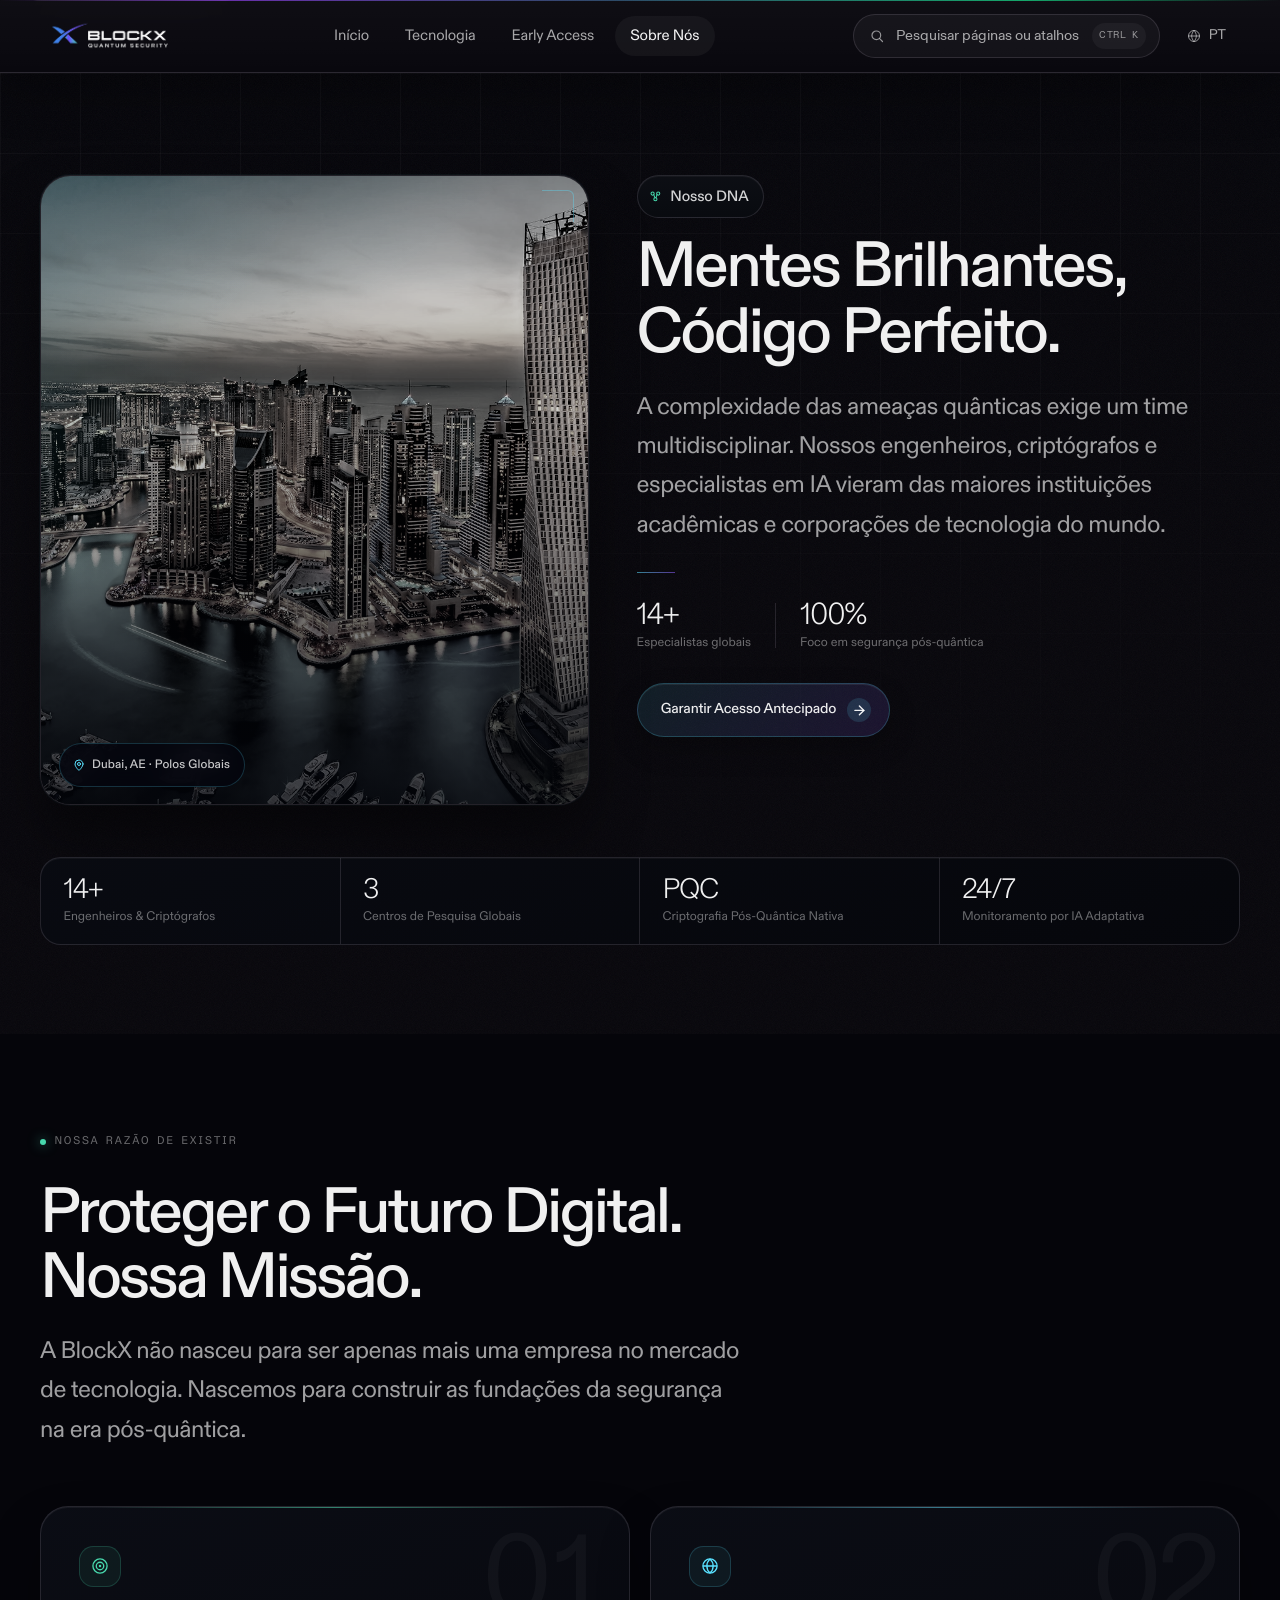
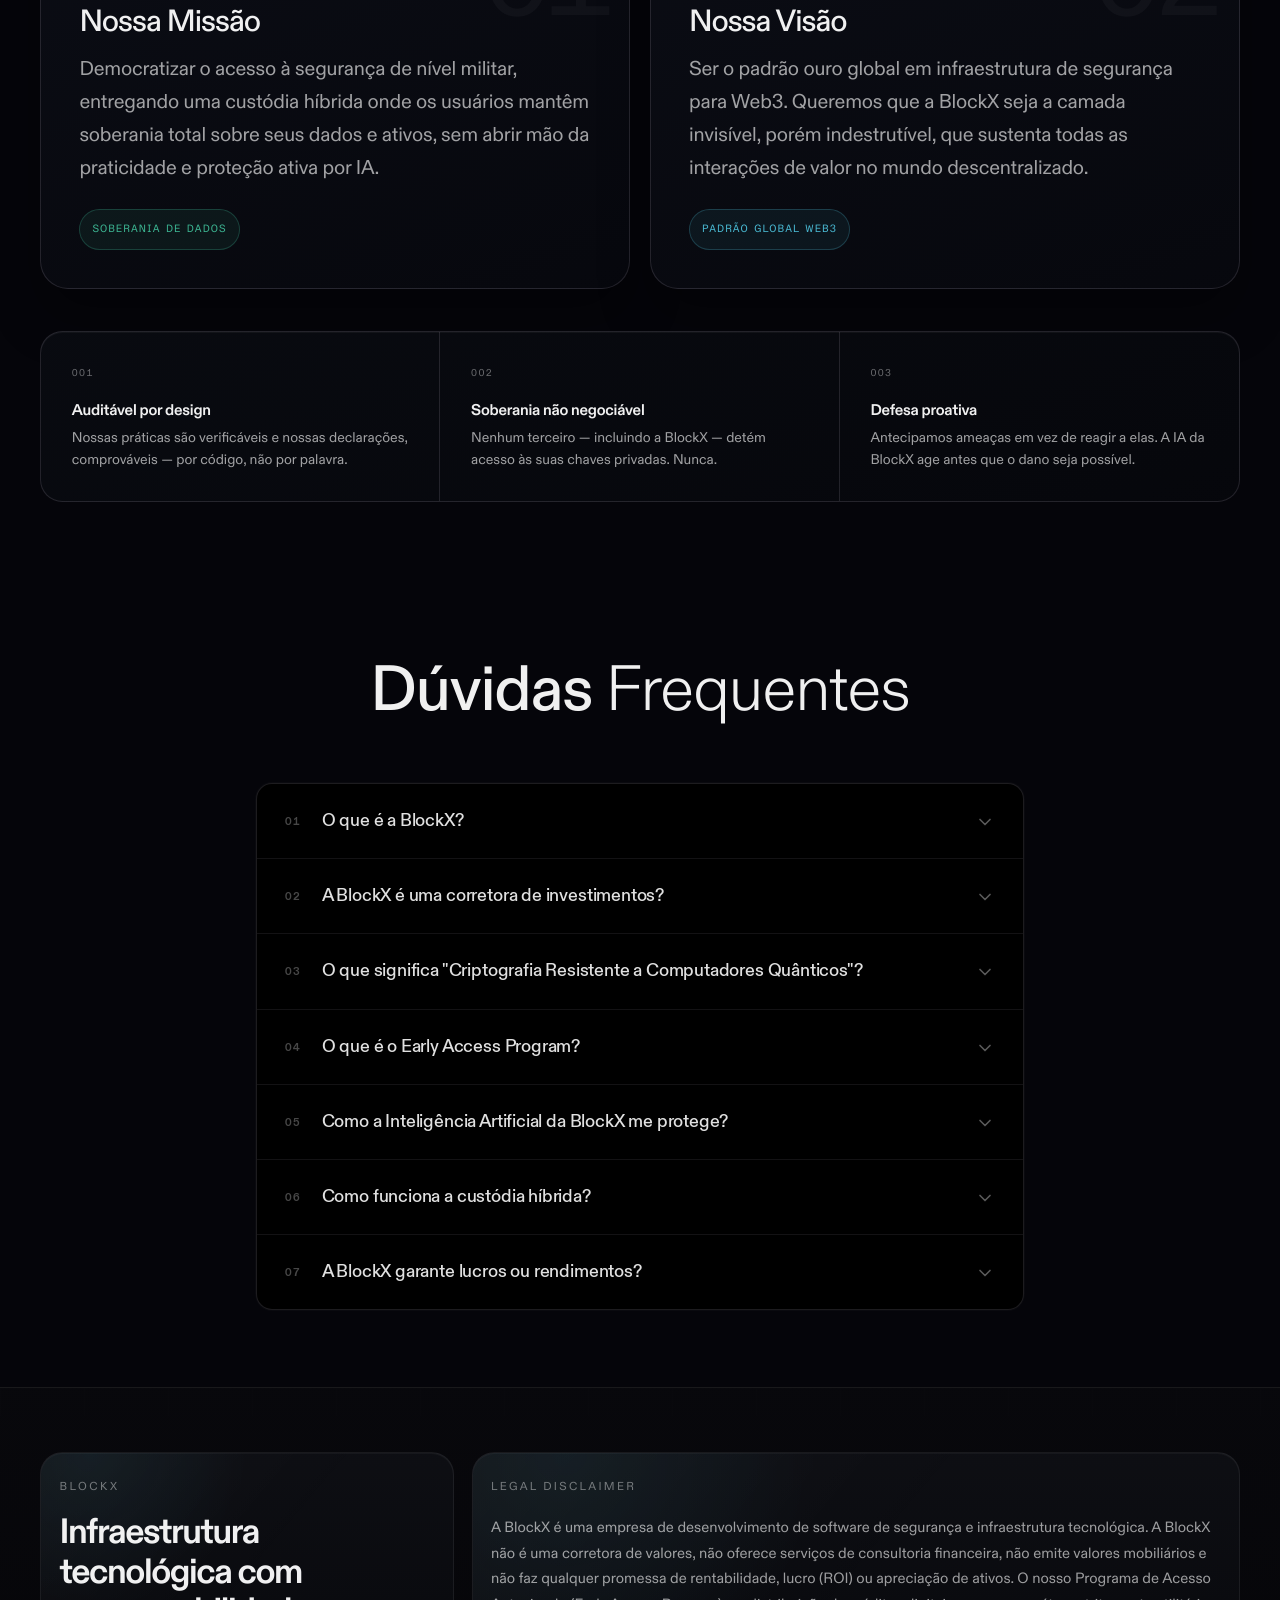
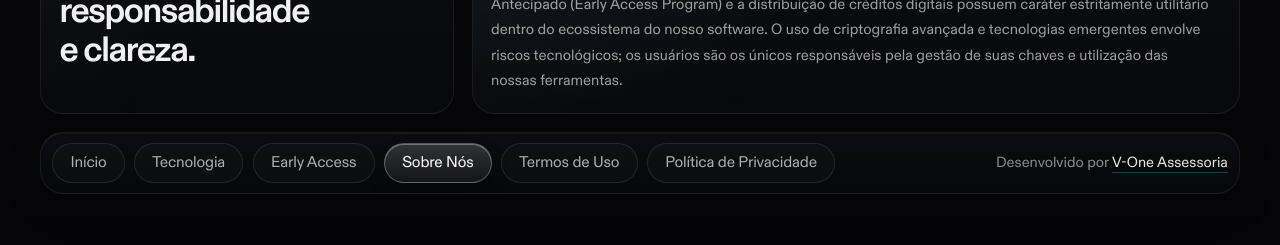
<file: sobre.html>
<!DOCTYPE html>
<html class="dark tw-dark" dir="ltr" lang="pt-BR" style="scroll-behavior: smooth;">
<head>
<meta charset="utf-8"/>
<meta content="width=device-width, initial-scale=1" name="viewport"/>
<meta content="#07060b" name="theme-color"/>
<link data-precedence="next" href="solana.com_pt/assets/ac2cd320dbbf7a24_ec1e7c90ec7a.css" rel="stylesheet"/>
<link data-precedence="next" href="solana.com_pt/assets/bee7d41f96551d3d_ee0231f0ab93.css" rel="stylesheet"/>
<title>Sobre Nós — BlockX</title>
<meta content="Conheça o time, a missão e a visão da BlockX para construir a infraestrutura de segurança da era pós-quântica." name="description"/>
<link rel="icon" type="image/png" href="assets/imagens/logo-blockx-favicon.png"/>
<link rel="stylesheet" href="styles.css"/>
<link rel="stylesheet" href="tecnologia.css"/>
<link rel="stylesheet" href="site-header.css"/>
<link rel="stylesheet" href="sobre.css"/>
<script defer src="site-header.js"></script>
</head>
<body class="sobre-body">
<a class="sobre-skip-link" href="#main-content">Pular para o conteúdo</a>

<header class="site-header">
  <div class="site-header__inner max-w-screen-2xl w-full mx-auto px-5 md:px-8 xl:px-10">
    <a class="site-header__brand" href="index.html#hero" aria-label="BlockX, ir para a página inicial">
      <span class="site-header__brand-mark" aria-hidden="true">
        <img src="assets/imagens/logo-blockx-xdegrade-semfundo.png" alt="" width="2400" height="600" decoding="async"/>
      </span>
    </a>

    <nav class="site-header__nav" aria-label="Navegação principal">
      <a class="site-header__nav-link" href="index.html#hero">Início</a>
      <a class="site-header__nav-link" href="tecnologia.html#hero">Tecnologia</a>
      <a class="site-header__nav-link" href="early-access.html#hero">Early Access</a>
      <a class="site-header__nav-link is-active" aria-current="page" href="sobre.html#hero">Sobre Nós</a>
    </nav>

    <div class="site-header__actions">
      <button class="site-header__search" type="button" aria-controls="site-command-palette" aria-haspopup="dialog" data-site-search-open>
        <svg class="site-header__search-icon" aria-hidden="true" viewBox="0 0 24 24" fill="none" xmlns="http://www.w3.org/2000/svg">
          <circle cx="11" cy="11" r="6.5" stroke="currentColor" stroke-width="1.8"/>
          <path d="m16 16 4.25 4.25" stroke="currentColor" stroke-width="1.8" stroke-linecap="round"/>
        </svg>
        <span class="site-header__search-text">Pesquisar páginas ou atalhos</span>
        <span class="site-header__search-shortcut" aria-hidden="true">Ctrl K</span>
      </button>

      <div class="site-header__locale" aria-label="Idioma atual: Português">
        <svg aria-hidden="true" viewBox="0 0 24 24" fill="none" xmlns="http://www.w3.org/2000/svg">
          <circle cx="12" cy="12" r="8.25" stroke="currentColor" stroke-width="1.5"/>
          <path d="M3.75 12H20.25M12 3.75C14.2 6.1 15.45 8.95 15.45 12C15.45 15.05 14.2 17.9 12 20.25M12 3.75C9.8 6.1 8.55 8.95 8.55 12C8.55 15.05 9.8 17.9 12 20.25" stroke="currentColor" stroke-width="1.5" stroke-linecap="round"/>
        </svg>
        <span>PT</span>
      </div>

      <button class="site-header__toggle" type="button" aria-label="Abrir menu principal" aria-controls="site-mobile-menu" aria-expanded="false">
        <span class="site-header__toggle-bar"></span>
        <span class="site-header__toggle-bar"></span>
        <span class="site-header__toggle-bar"></span>
      </button>
    </div>
  </div>

  <div class="site-header__mobile" id="site-mobile-menu" hidden>
    <div class="site-header__mobile-inner max-w-screen-2xl w-full mx-auto px-5 md:px-8 xl:px-10">
      <button class="site-header__mobile-search" type="button" data-site-search-open>
        <svg class="site-header__mobile-search-icon" aria-hidden="true" viewBox="0 0 24 24" fill="none" xmlns="http://www.w3.org/2000/svg">
          <circle cx="11" cy="11" r="6.5" stroke="currentColor" stroke-width="1.8"/>
          <path d="m16 16 4.25 4.25" stroke="currentColor" stroke-width="1.8" stroke-linecap="round"/>
        </svg>
        <span>Pesquisar páginas ou atalhos</span>
      </button>

      <nav class="site-header__mobile-nav" aria-label="Navegação principal mobile">
        <a class="site-header__mobile-link" href="index.html#hero">Início</a>
        <a class="site-header__mobile-link" href="tecnologia.html#hero">Tecnologia</a>
        <a class="site-header__mobile-link" href="early-access.html#hero">Early Access</a>
        <a class="site-header__mobile-link is-active" aria-current="page" href="sobre.html#hero">Sobre Nós</a>
      </nav>

      <a class="site-header__mobile-cta" href="early-access.html#hero">Garantir Acesso Antecipado</a>
    </div>
  </div>
</header>

<main id="main-content">
  <section class="sobre-dna" id="hero" aria-labelledby="sobre-dna-title">
    <div aria-hidden="true" class="sobre-dna__bg">
      <div class="sobre-dna__grid"></div>
      <div class="sobre-dna__particles">
        <span class="sobre-dna__particle" style="left:7%;top:78%;animation-delay:0s;"></span>
        <span class="sobre-dna__particle" style="left:16%;top:68%;animation-delay:1.3s;--p-color:var(--sobre-violet);"></span>
        <span class="sobre-dna__particle" style="left:25%;top:58%;animation-delay:2.5s;"></span>
        <span class="sobre-dna__particle" style="left:34%;top:82%;animation-delay:0.7s;--p-color:var(--sobre-violet);"></span>
        <span class="sobre-dna__particle" style="left:44%;top:91%;animation-delay:3.1s;"></span>
        <span class="sobre-dna__particle" style="left:53%;top:72%;animation-delay:1.8s;--p-color:var(--sobre-emerald);"></span>
        <span class="sobre-dna__particle" style="left:63%;top:62%;animation-delay:2.2s;"></span>
        <span class="sobre-dna__particle" style="left:71%;top:87%;animation-delay:0.4s;--p-color:var(--sobre-violet);"></span>
        <span class="sobre-dna__particle" style="left:81%;top:52%;animation-delay:2.9s;--p-color:var(--sobre-emerald);"></span>
        <span class="sobre-dna__particle" style="left:89%;top:76%;animation-delay:1.1s;"></span>
        <span class="sobre-dna__particle" style="left:11%;top:42%;animation-delay:3.7s;--p-color:var(--sobre-emerald);"></span>
        <span class="sobre-dna__particle" style="left:29%;top:32%;animation-delay:1.9s;"></span>
        <span class="sobre-dna__particle" style="left:49%;top:27%;animation-delay:2.7s;--p-color:var(--sobre-violet);"></span>
        <span class="sobre-dna__particle" style="left:67%;top:38%;animation-delay:0.5s;"></span>
        <span class="sobre-dna__particle" style="left:79%;top:22%;animation-delay:3.3s;--p-color:var(--sobre-emerald);"></span>
        <span class="sobre-dna__particle" style="left:93%;top:47%;animation-delay:1.5s;--p-color:var(--sobre-violet);"></span>
      </div>
      <div class="sobre-dna__scan-beam"></div>
      <div class="sobre-dna__noise"></div>
      <div class="sobre-dna__scanline"></div>
    </div>

    <div class="max-w-screen-2xl w-full mx-auto px-5 md:px-8 xl:px-10">
      <div class="sobre-dna__layout">

        <figure class="sobre-dna__media">
          <img alt="Especialista em cibersegurança da BlockX em frente a interface de segurança digital" class="sobre-dna__image" decoding="async" fetchpriority="high" height="720" src="/assets/imagens/dubai.webp" width="1280"/>
          <figcaption class="sobre-visually-hidden">Time multidisciplinar focado em engenharia de segurança digital.</figcaption>

          <!-- Badge flutuante com localização -->
          <div class="sobre-dna__media-badge" aria-hidden="true">
            <svg width="12" height="12" viewBox="0 0 24 24" fill="none" stroke="currentColor" stroke-width="2" stroke-linecap="round" stroke-linejoin="round"><path d="M20 10c0 6-8 13-8 13s-8-7-8-13a8 8 0 0 1 16 0Z"/><circle cx="12" cy="10" r="3"/></svg>
            Dubai, AE · Polos Globais
          </div>

          <!-- Accent canto superior direito -->
          <div class="sobre-dna__media-corner" aria-hidden="true"></div>
        </figure>

        <article class="sobre-dna__content">
          <p class="sobre-pill">
            <span aria-hidden="true" class="sobre-pill__icon">
              <svg fill="none" viewBox="0 0 24 24" xmlns="http://www.w3.org/2000/svg"><circle cx="8" cy="8" r="2.25" stroke="currentColor" stroke-width="1.5"/><circle cx="16" cy="8" r="2.25" stroke="currentColor" stroke-width="1.5"/><circle cx="12" cy="16" r="2.25" stroke="currentColor" stroke-width="1.5"/><path d="M9.7 9.4 10.9 13M14.3 9.4 13.1 13" stroke="currentColor" stroke-linecap="round" stroke-width="1.5"/></svg>
            </span>
            Nosso DNA
          </p>

          <h1 class="nd-heading-l sobre-dna__title" id="sobre-dna-title">Mentes Brilhantes,<br>Código Perfeito.</h1>

          <p class="nd-body-xl sobre-dna__lead">A complexidade das ameaças quânticas exige um time multidisciplinar. Nossos engenheiros, criptógrafos e especialistas em IA vieram das maiores instituições acadêmicas e corporações de tecnologia do mundo.</p>

          <!-- Separador visual -->
          <div class="sobre-dna__rule" aria-hidden="true"></div>

          <!-- Dois fatos rápidos em linha -->
          <div class="sobre-dna__facts">
            <div class="sobre-dna__fact">
              <span class="sobre-dna__fact-value">14+</span>
              <span class="sobre-dna__fact-label">Especialistas globais</span>
            </div>
            <div class="sobre-dna__fact-divider" aria-hidden="true"></div>
            <div class="sobre-dna__fact">
              <span class="sobre-dna__fact-value">100%</span>
              <span class="sobre-dna__fact-label">Foco em segurança pós-quântica</span>
            </div>
          </div>

          <!-- CTA -->
          <a class="sobre-dna__cta" href="early-access.html#hero">
            Garantir Acesso Antecipado
            <svg width="14" height="14" viewBox="0 0 24 24" fill="none" stroke="currentColor" stroke-width="2.2" stroke-linecap="round" stroke-linejoin="round" aria-hidden="true"><path d="M5 12h14"/><path d="m12 5 7 7-7 7"/></svg>
          </a>
        </article>

      </div>

      <!-- Strip de pilares operacionais -->
      <div class="sobre-dna__stats" role="list" aria-label="Dados do time BlockX">
        <div class="sobre-dna__stat" role="listitem">
          <span class="sobre-dna__stat-value">14+</span>
          <span class="sobre-dna__stat-label">Engenheiros & Criptógrafos</span>
        </div>
        <div class="sobre-dna__stat" role="listitem">
          <span class="sobre-dna__stat-value">3</span>
          <span class="sobre-dna__stat-label">Centros de Pesquisa Globais</span>
        </div>
        <div class="sobre-dna__stat" role="listitem">
          <span class="sobre-dna__stat-value">PQC</span>
          <span class="sobre-dna__stat-label">Criptografia Pós-Quântica Nativa</span>
        </div>
        <div class="sobre-dna__stat" role="listitem">
          <span class="sobre-dna__stat-value">24/7</span>
          <span class="sobre-dna__stat-label">Monitoramento por IA Adaptativa</span>
        </div>
      </div>
    </div>
  </section>

  <section aria-labelledby="sobre-manifesto-title" class="sobre-manifesto" id="manifesto">
    <div class="max-w-screen-2xl w-full mx-auto px-5 md:px-8 xl:px-10">

      <!-- Eyebrow + Header -->
      <div class="sobre-manifesto__eyebrow" aria-hidden="true">
        <span class="sobre-manifesto__eyebrow-dot"></span>
        <span>Nossa Razão de Existir</span>
      </div>

      <header class="sobre-manifesto__header">
        <h2 class="nd-heading-l sobre-manifesto__title" id="sobre-manifesto-title">
          Proteger o Futuro Digital.<br>
          Nossa Missão.
        </h2>
        <p class="nd-body-xl sobre-manifesto__text">A BlockX não nasceu para ser apenas mais uma empresa no mercado de tecnologia. Nascemos para construir as fundações da segurança na era pós-quântica.</p>
      </header>

      <!-- Cards principais -->
      <div class="sobre-manifesto__grid">

        <article class="sobre-mc sobre-mc--mission" aria-labelledby="value-mission-title">
          <span class="sobre-mc__num" aria-hidden="true">01</span>
          <div class="sobre-mc__accent" aria-hidden="true"></div>
          <div class="sobre-mc__body">
            <div class="sobre-mc__icon" aria-hidden="true">
              <svg fill="none" viewBox="0 0 24 24" xmlns="http://www.w3.org/2000/svg" width="20" height="20"><circle cx="12" cy="12" r="8.5" stroke="currentColor" stroke-width="1.6"/><circle cx="12" cy="12" r="4.5" stroke="currentColor" stroke-width="1.6"/><circle cx="12" cy="12" r="1.5" fill="currentColor"/></svg>
            </div>
            <h3 class="sobre-mc__title nd-heading-s" id="value-mission-title">Nossa Missão</h3>
            <p class="sobre-mc__text nd-body-l">Democratizar o acesso à segurança de nível militar, entregando uma custódia híbrida onde os usuários mantêm soberania total sobre seus dados e ativos, sem abrir mão da praticidade e proteção ativa por IA.</p>
            <span class="sobre-mc__tag">Soberania de Dados</span>
          </div>
        </article>

        <article class="sobre-mc sobre-mc--vision" aria-labelledby="value-vision-title">
          <span class="sobre-mc__num" aria-hidden="true">02</span>
          <div class="sobre-mc__accent" aria-hidden="true"></div>
          <div class="sobre-mc__body">
            <div class="sobre-mc__icon" aria-hidden="true">
              <svg fill="none" viewBox="0 0 24 24" xmlns="http://www.w3.org/2000/svg" width="20" height="20"><circle cx="12" cy="12" r="8.5" stroke="currentColor" stroke-width="1.6"/><path d="M3.5 12h17M12 3.5c2.4 2.2 3.8 5.2 3.8 8.5S14.4 18.3 12 20.5M12 3.5c-2.4 2.2-3.8 5.2-3.8 8.5s1.4 6.3 3.8 8.5" stroke="currentColor" stroke-width="1.6"/></svg>
            </div>
            <h3 class="sobre-mc__title nd-heading-s" id="value-vision-title">Nossa Visão</h3>
            <p class="sobre-mc__text nd-body-l">Ser o padrão ouro global em infraestrutura de segurança para Web3. Queremos que a BlockX seja a camada invisível, porém indestrutível, que sustenta todas as interações de valor no mundo descentralizado.</p>
            <span class="sobre-mc__tag">Padrão Global Web3</span>
          </div>
        </article>

      </div>

      <!-- Pilares / Princípios -->
      <div class="sobre-manifesto__pillars" role="list" aria-label="Princípios da BlockX">

        <div class="sobre-pillar" role="listitem">
          <span class="sobre-pillar__num" aria-hidden="true">001</span>
          <strong class="sobre-pillar__title">Auditável por design</strong>
          <p class="sobre-pillar__text">Nossas práticas são verificáveis e nossas declarações, comprováveis — por código, não por palavra.</p>
        </div>

        <div class="sobre-pillar" role="listitem">
          <span class="sobre-pillar__num" aria-hidden="true">002</span>
          <strong class="sobre-pillar__title">Soberania não negociável</strong>
          <p class="sobre-pillar__text">Nenhum terceiro — incluindo a BlockX — detém acesso às suas chaves privadas. Nunca.</p>
        </div>

        <div class="sobre-pillar" role="listitem">
          <span class="sobre-pillar__num" aria-hidden="true">003</span>
          <strong class="sobre-pillar__title">Defesa proativa</strong>
          <p class="sobre-pillar__text">Antecipamos ameaças em vez de reagir a elas. A IA da BlockX age antes que o dano seja possível.</p>
        </div>

      </div>

    </div>
  </section>

  <!-- s07 — FAQ (mesmo bloco da home) -->
  <section class="vone-faq is-visible" id="faq" aria-labelledby="faq-title">

    <div class="vone-faq__bg"></div>

    <div class="vone-faq__wrap max-w-screen-2xl w-full mx-auto px-5 md:px-8 xl:px-10">

      <div class="vone-faq__layout">

        <h2 id="faq-title" class="nd-heading-l vone-faq__headline">
          Dúvidas <span class="font-light">Frequentes</span>
        </h2>

        <div class="vone-faq__list" role="presentation">

          <div class="rounded-2xl border border-nd-border-light bg-nd-inverse overflow-hidden vone-faq__accordion">

            <div class="vone-faq__item" data-faq-item>
              <h3 class="vone-faq__heading">
                <button type="button" class="vone-faq__trigger" id="faq-trigger-1" aria-expanded="false" aria-controls="faq-panel-1">
                  <span class="vone-faq__num">01</span>
                  <span class="vone-faq__q-text nd-body-m font-medium">O que é a BlockX?</span>
                  <span class="vone-faq__icon" aria-hidden="true">
                    <svg width="20" height="20" viewBox="0 0 24 24" fill="none" stroke="currentColor" stroke-width="2" stroke-linecap="round" stroke-linejoin="round"><path d="m6 9 6 6 6-6"/></svg>
                  </span>
                </button>
              </h3>
              <div class="vone-faq__panel" id="faq-panel-1" role="region" aria-labelledby="faq-trigger-1" aria-hidden="true">
                <div class="vone-faq__panel-inner">
                  <p class="nd-body-m text-nd-mid-em-text vone-faq__answer">Somos uma infraestrutura de segurança digital e software de custódia híbrida, focada na proteção de dados utilizando criptografia pós-quântica e IA.</p>
                </div>
              </div>
            </div>

            <div class="vone-faq__item" data-faq-item>
              <h3 class="vone-faq__heading">
                <button type="button" class="vone-faq__trigger" id="faq-trigger-2" aria-expanded="false" aria-controls="faq-panel-2">
                  <span class="vone-faq__num">02</span>
                  <span class="vone-faq__q-text nd-body-m font-medium">A BlockX é uma corretora de investimentos?</span>
                  <span class="vone-faq__icon" aria-hidden="true">
                    <svg width="20" height="20" viewBox="0 0 24 24" fill="none" stroke="currentColor" stroke-width="2" stroke-linecap="round" stroke-linejoin="round"><path d="m6 9 6 6 6-6"/></svg>
                  </span>
                </button>
              </h3>
              <div class="vone-faq__panel" id="faq-panel-2" role="region" aria-labelledby="faq-trigger-2" aria-hidden="true">
                <div class="vone-faq__panel-inner">
                  <p class="nd-body-m text-nd-mid-em-text vone-faq__answer">Não. Somos uma empresa de tecnologia. Fornecemos um ecossistema de software seguro (carteira digital) para que você tenha controle absoluto sobre seus dados e ativos.</p>
                </div>
              </div>
            </div>

            <div class="vone-faq__item" data-faq-item>
              <h3 class="vone-faq__heading">
                <button type="button" class="vone-faq__trigger" id="faq-trigger-3" aria-expanded="false" aria-controls="faq-panel-3">
                  <span class="vone-faq__num">03</span>
                  <span class="vone-faq__q-text nd-body-m font-medium">O que significa &quot;Criptografia Resistente a Computadores Quânticos&quot;?</span>
                  <span class="vone-faq__icon" aria-hidden="true">
                    <svg width="20" height="20" viewBox="0 0 24 24" fill="none" stroke="currentColor" stroke-width="2" stroke-linecap="round" stroke-linejoin="round"><path d="m6 9 6 6 6-6"/></svg>
                  </span>
                </button>
              </h3>
              <div class="vone-faq__panel" id="faq-panel-3" role="region" aria-labelledby="faq-trigger-3" aria-hidden="true">
                <div class="vone-faq__panel-inner">
                  <p class="nd-body-m text-nd-mid-em-text vone-faq__answer">Significa que nossos algoritmos são desenvolvidos para não serem quebrados nem mesmo pela capacidade de processamento dos supercomputadores do futuro.</p>
                </div>
              </div>
            </div>

            <div class="vone-faq__item" data-faq-item>
              <h3 class="vone-faq__heading">
                <button type="button" class="vone-faq__trigger" id="faq-trigger-4" aria-expanded="false" aria-controls="faq-panel-4">
                  <span class="vone-faq__num">04</span>
                  <span class="vone-faq__q-text nd-body-m font-medium">O que é o Early Access Program?</span>
                  <span class="vone-faq__icon" aria-hidden="true">
                    <svg width="20" height="20" viewBox="0 0 24 24" fill="none" stroke="currentColor" stroke-width="2" stroke-linecap="round" stroke-linejoin="round"><path d="m6 9 6 6 6-6"/></svg>
                  </span>
                </button>
              </h3>
              <div class="vone-faq__panel" id="faq-panel-4" role="region" aria-labelledby="faq-trigger-4" aria-hidden="true">
                <div class="vone-faq__panel-inner">
                  <p class="nd-body-m text-nd-mid-em-text vone-faq__answer">É o seu convite para testar e utilizar nosso MVP (Produto Mínimo Viável) antes do lançamento público, garantindo acesso antecipado às nossas ferramentas de segurança.</p>
                </div>
              </div>
            </div>

            <div class="vone-faq__item" data-faq-item>
              <h3 class="vone-faq__heading">
                <button type="button" class="vone-faq__trigger" id="faq-trigger-5" aria-expanded="false" aria-controls="faq-panel-5">
                  <span class="vone-faq__num">05</span>
                  <span class="vone-faq__q-text nd-body-m font-medium">Como a Inteligência Artificial da BlockX me protege?</span>
                  <span class="vone-faq__icon" aria-hidden="true">
                    <svg width="20" height="20" viewBox="0 0 24 24" fill="none" stroke="currentColor" stroke-width="2" stroke-linecap="round" stroke-linejoin="round"><path d="m6 9 6 6 6-6"/></svg>
                  </span>
                </button>
              </h3>
              <div class="vone-faq__panel" id="faq-panel-5" role="region" aria-labelledby="faq-trigger-5" aria-hidden="true">
                <div class="vone-faq__panel-inner">
                  <p class="nd-body-m text-nd-mid-em-text vone-faq__answer">Nossa IA analisa padrões de acesso e transações em tempo real. Se detectar qualquer anomalia ou comportamento suspeito, ela bloqueia a ação preventivamente.</p>
                </div>
              </div>
            </div>

            <div class="vone-faq__item" data-faq-item>
              <h3 class="vone-faq__heading">
                <button type="button" class="vone-faq__trigger" id="faq-trigger-6" aria-expanded="false" aria-controls="faq-panel-6">
                  <span class="vone-faq__num">06</span>
                  <span class="vone-faq__q-text nd-body-m font-medium">Como funciona a custódia híbrida?</span>
                  <span class="vone-faq__icon" aria-hidden="true">
                    <svg width="20" height="20" viewBox="0 0 24 24" fill="none" stroke="currentColor" stroke-width="2" stroke-linecap="round" stroke-linejoin="round"><path d="m6 9 6 6 6-6"/></svg>
                  </span>
                </button>
              </h3>
              <div class="vone-faq__panel" id="faq-panel-6" role="region" aria-labelledby="faq-trigger-6" aria-hidden="true">
                <div class="vone-faq__panel-inner">
                  <p class="nd-body-m text-nd-mid-em-text vone-faq__answer">Você tem o controle das suas chaves privadas (como em uma carteira fria), mas conta com as camadas de recuperação, facilidade de uso e segurança ativa da nossa plataforma.</p>
                </div>
              </div>
            </div>

            <div class="vone-faq__item vone-faq__item--last" data-faq-item>
              <h3 class="vone-faq__heading">
                <button type="button" class="vone-faq__trigger" id="faq-trigger-7" aria-expanded="false" aria-controls="faq-panel-7">
                  <span class="vone-faq__num">07</span>
                  <span class="vone-faq__q-text nd-body-m font-medium">A BlockX garante lucros ou rendimentos?</span>
                  <span class="vone-faq__icon" aria-hidden="true">
                    <svg width="20" height="20" viewBox="0 0 24 24" fill="none" stroke="currentColor" stroke-width="2" stroke-linecap="round" stroke-linejoin="round"><path d="m6 9 6 6 6-6"/></svg>
                  </span>
                </button>
              </h3>
              <div class="vone-faq__panel" id="faq-panel-7" role="region" aria-labelledby="faq-trigger-7" aria-hidden="true">
                <div class="vone-faq__panel-inner">
                  <p class="nd-body-m text-nd-mid-em-text vone-faq__answer">Não. Nosso foco é 100% em infraestrutura tecnológica e segurança da informação. Não fazemos promessas financeiras, de rentabilidade ou de ROI.</p>
                </div>
              </div>
            </div>

          </div>
        </div>

      </div>

    </div>
  </section>

  <footer class="tech-footer" id="footer">
    <div aria-hidden="true" class="tech-footer__bg">
      <div class="tech-footer__grid"></div>
    </div>

    <div class="max-w-screen-2xl w-full mx-auto px-5 md:px-8 xl:px-10">
      <div class="tech-footer__frame">
        <div class="tech-footer__brand tech-footer__card tech-footer__card--brand">
          <p class="tech-footer__eyebrow">BlockX</p>
          <h2 class="tech-footer__title">Infraestrutura tecnológica com responsabilidade e clareza.</h2>
        </div>

        <div class="tech-footer__legal tech-footer__card tech-footer__card--legal">
          <p class="tech-footer__label">Legal Disclaimer</p>
          <p class="tech-footer__copy">A BlockX é uma empresa de desenvolvimento de software de segurança e infraestrutura tecnológica. A BlockX não é uma corretora de valores, não oferece serviços de consultoria financeira, não emite valores mobiliários e não faz qualquer promessa de rentabilidade, lucro (ROI) ou apreciação de ativos. O nosso Programa de Acesso Antecipado (Early Access Program) e a distribuição de créditos digitais possuem caráter estritamente utilitário dentro do ecossistema do nosso software. O uso de criptografia avançada e tecnologias emergentes envolve riscos tecnológicos; os usuários são os únicos responsáveis pela gestão de suas chaves e utilização das nossas ferramentas.</p>
        </div>

        <div class="tech-footer__nav" role="group" aria-label="Links úteis e créditos">
          <nav aria-label="Links úteis" class="tech-footer__nav-list">
            <a class="tech-footer__link" href="index.html#hero">Início</a>
            <a class="tech-footer__link" href="tecnologia.html#hero">Tecnologia</a>
            <a class="tech-footer__link" href="early-access.html#hero">Early Access</a>
            <a aria-current="page" class="tech-footer__link is-active" href="sobre.html#hero">Sobre Nós</a>
            <a class="tech-footer__link" href="termos-de-uso.html#hero">Termos de Uso</a>
            <a class="tech-footer__link" href="politica-de-privacidade.html#hero">Política de Privacidade</a>
          </nav>
          <p class="tech-footer__nav-credit">Desenvolvido por <a class="tech-footer__nav-credit-link" href="https://portfolio.voneassessoria.com.br" rel="noopener noreferrer" target="_blank">V-One Assessoria</a></p>
        </div>
      </div>
    </div>
  </footer>
</main>

<script>
  /* FAQ accordion (paridade com index.html) */
  (function () {
    var root = document.querySelector('.vone-faq');
    if (!root) return;
    var items = root.querySelectorAll('[data-faq-item]');
    items.forEach(function (item) {
      var btn = item.querySelector('.vone-faq__trigger');
      var panel = item.querySelector('.vone-faq__panel');
      if (!btn || !panel) return;
      btn.addEventListener('click', function () {
        var wasOpen = item.classList.contains('is-open');
        items.forEach(function (other) {
          var ob = other.querySelector('.vone-faq__trigger');
          var op = other.querySelector('.vone-faq__panel');
          other.classList.remove('is-open');
          if (ob) ob.setAttribute('aria-expanded', 'false');
          if (op) op.setAttribute('aria-hidden', 'true');
        });
        if (!wasOpen) {
          item.classList.add('is-open');
          btn.setAttribute('aria-expanded', 'true');
          panel.setAttribute('aria-hidden', 'false');
        }
      });
    });
  })();

  (() => {
    const footerNav = document.querySelector(".tech-footer__nav");
    if (!footerNav) return;
    const links = Array.from(footerNav.querySelectorAll(".tech-footer__link"));
    if (!links.length) return;

    footerNav.addEventListener("click", (event) => {
      const target = event.target;
      if (!(target instanceof HTMLAnchorElement) || !target.classList.contains("tech-footer__link")) return;

      links.forEach((link) => {
        const isActive = link === target;
        link.classList.toggle("is-active", isActive);
        if (isActive) {
          link.setAttribute("aria-current", "page");
        } else {
          link.removeAttribute("aria-current");
        }
      });
    });
  })();
</script>
</body>
</html>
</file>
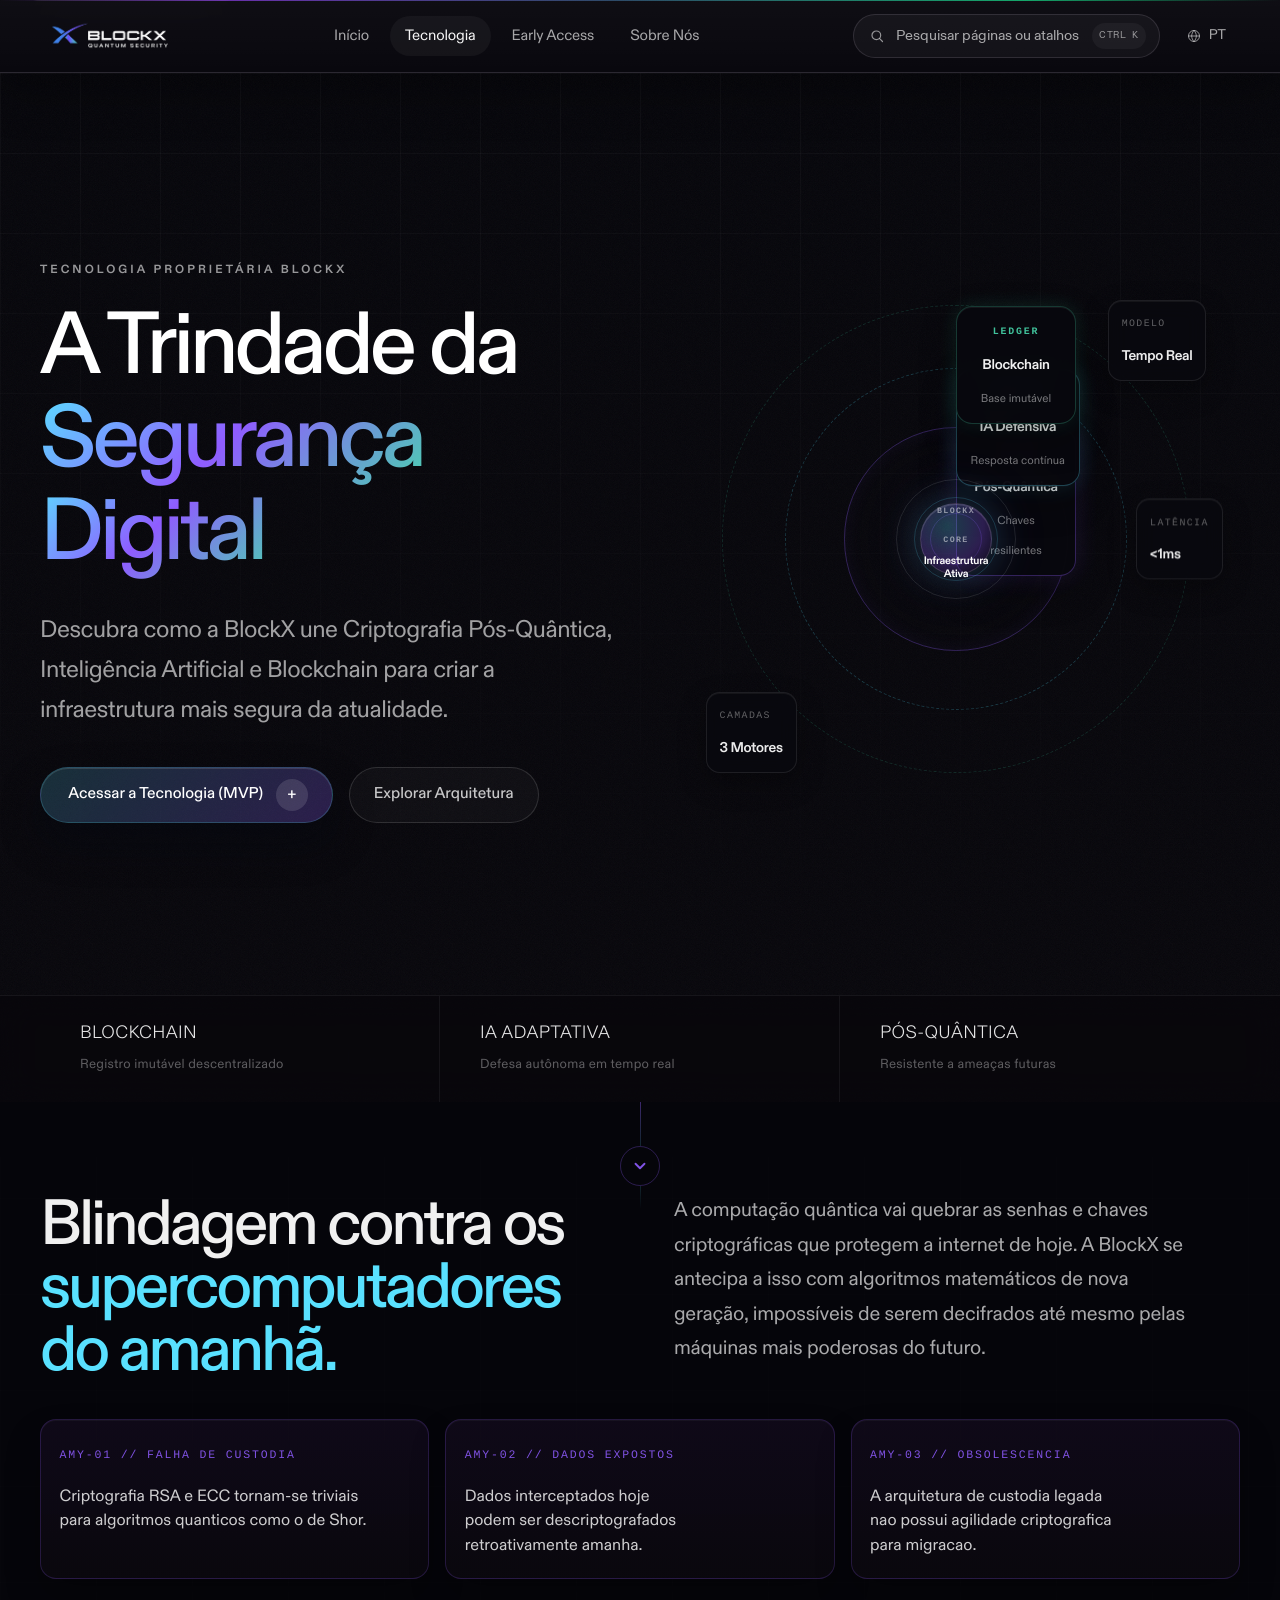
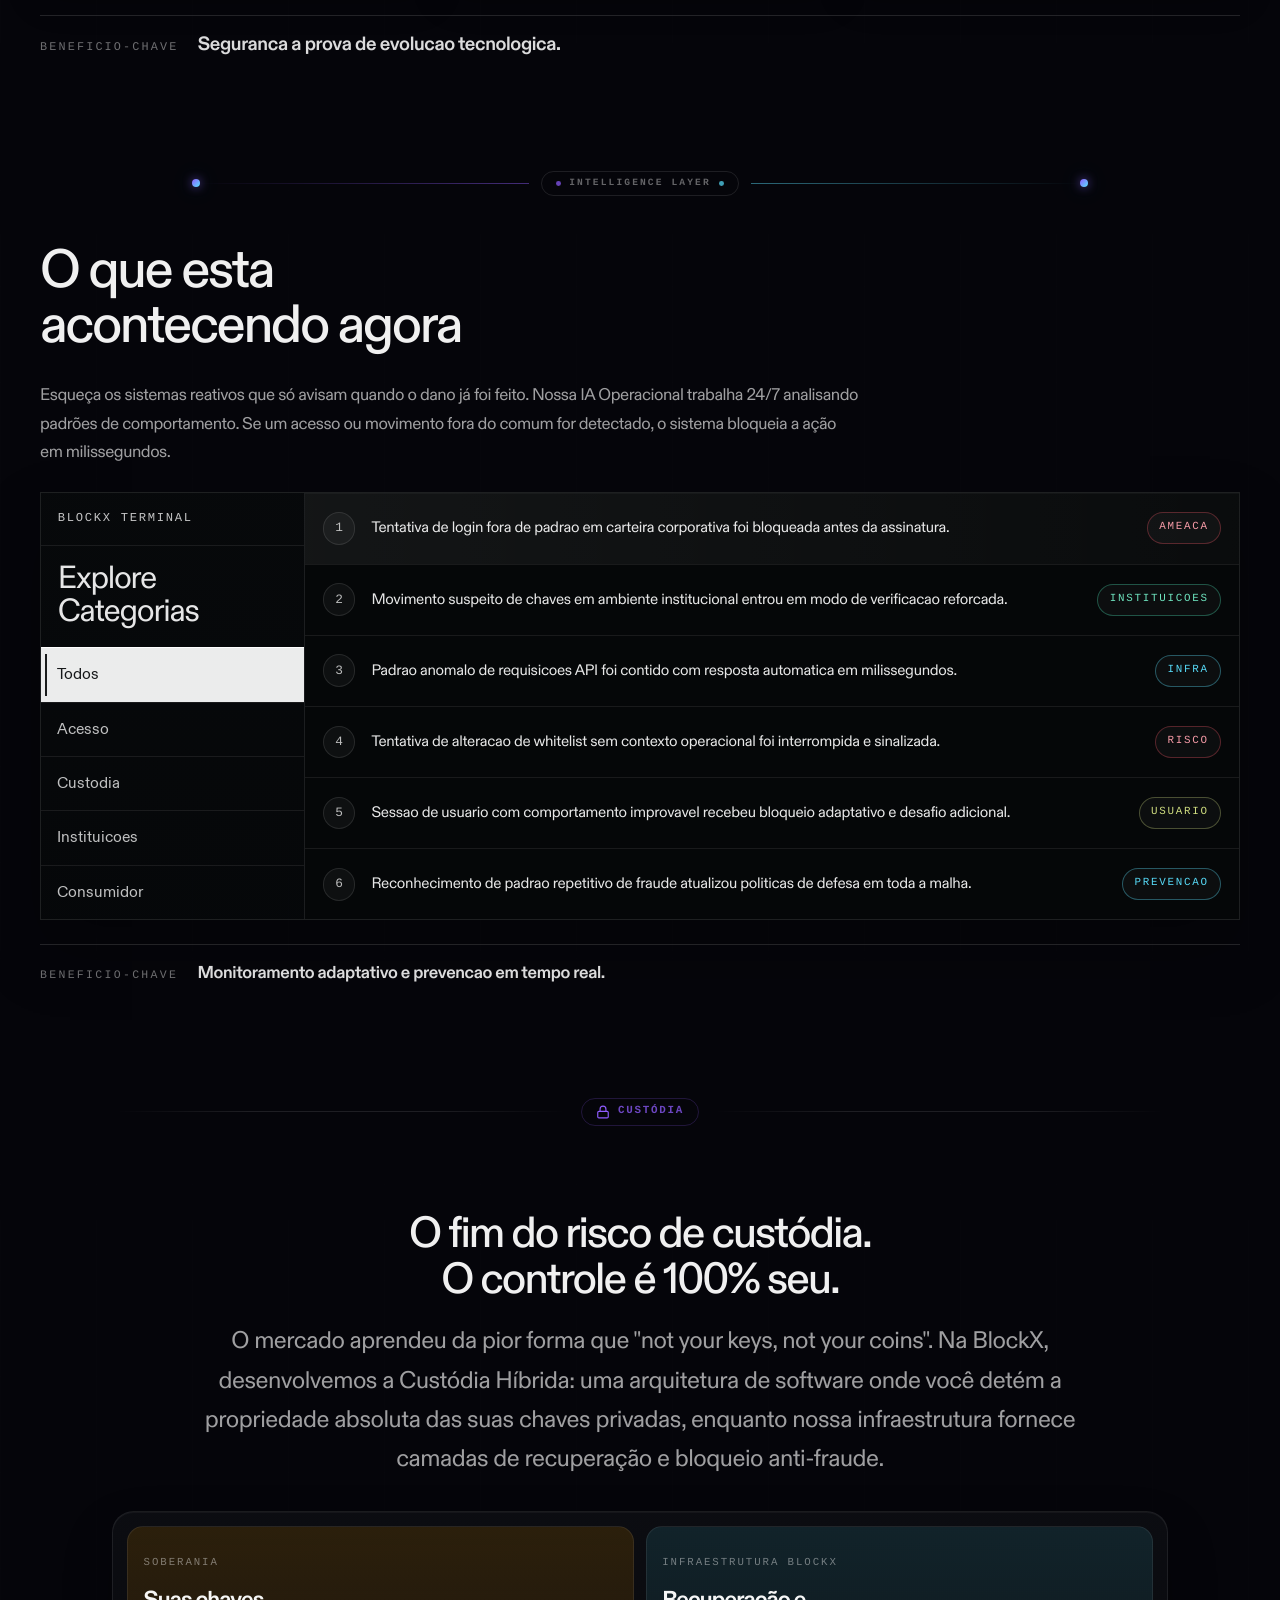
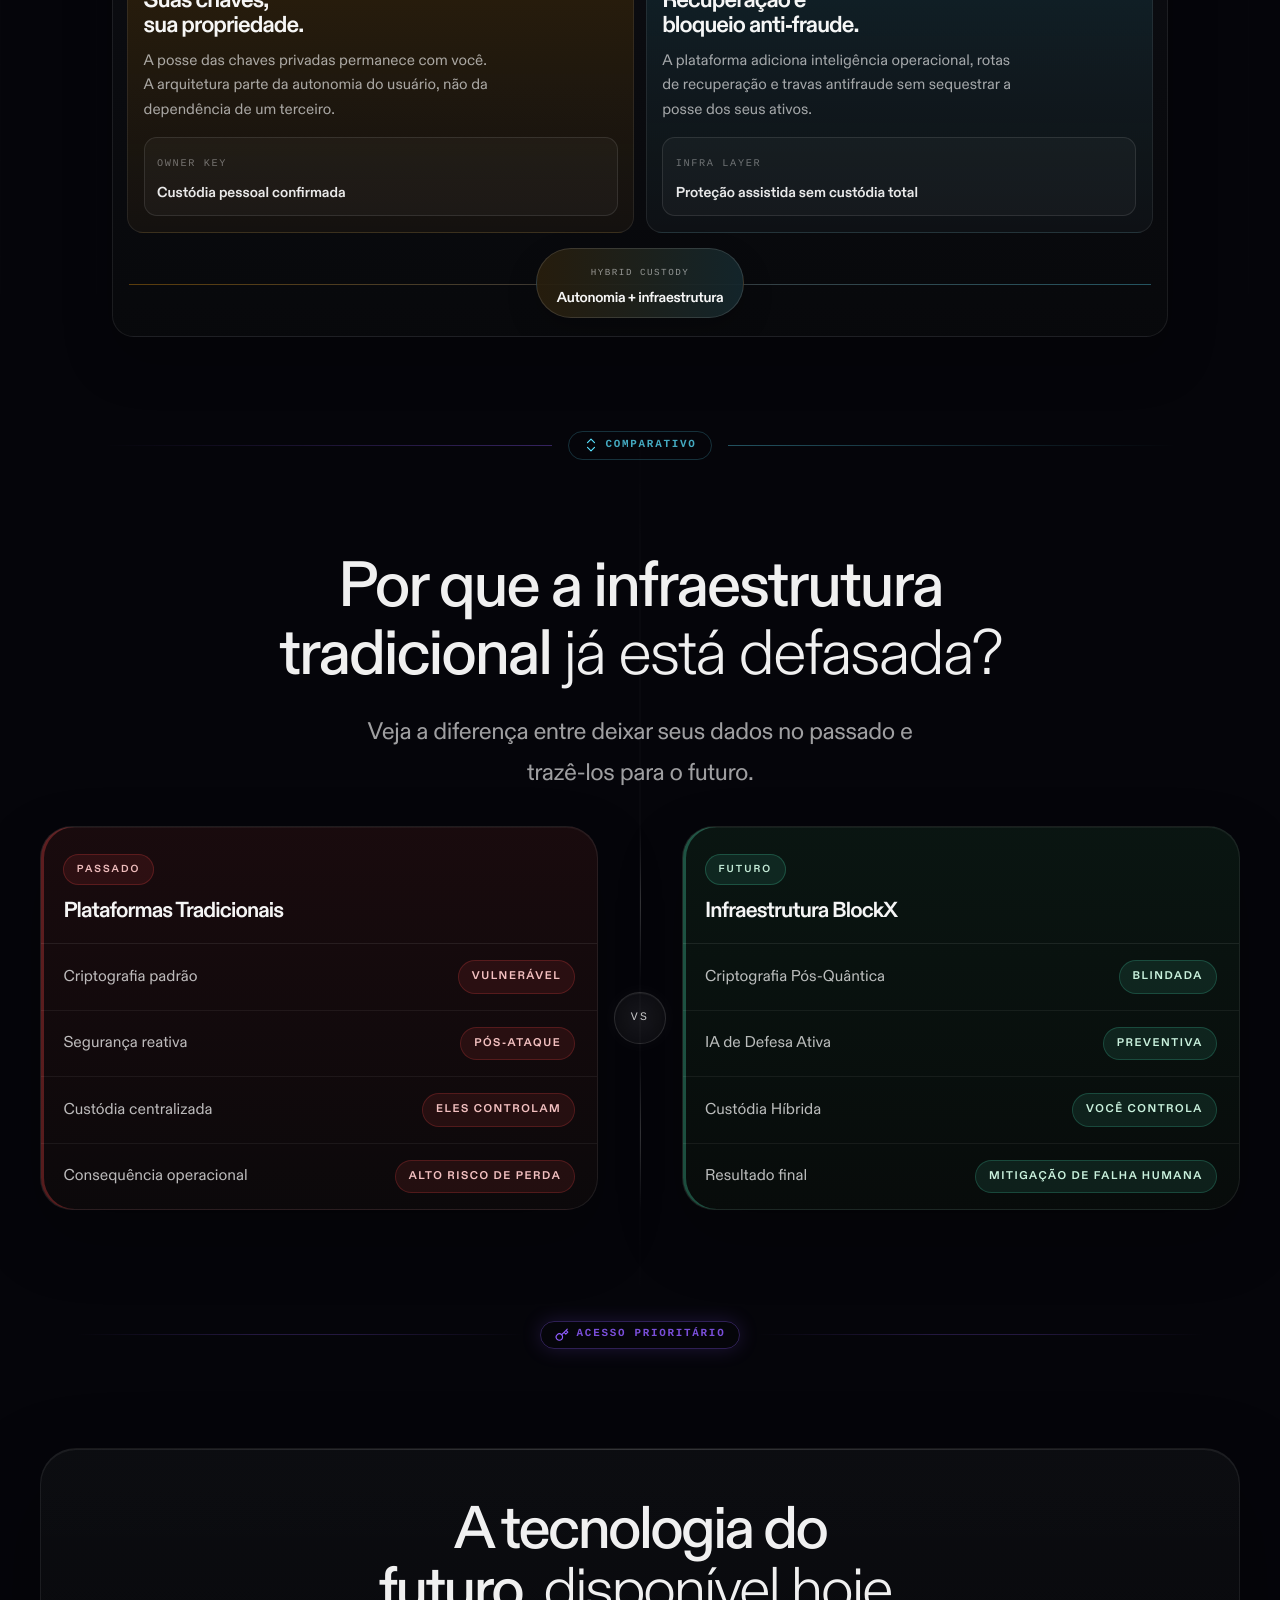
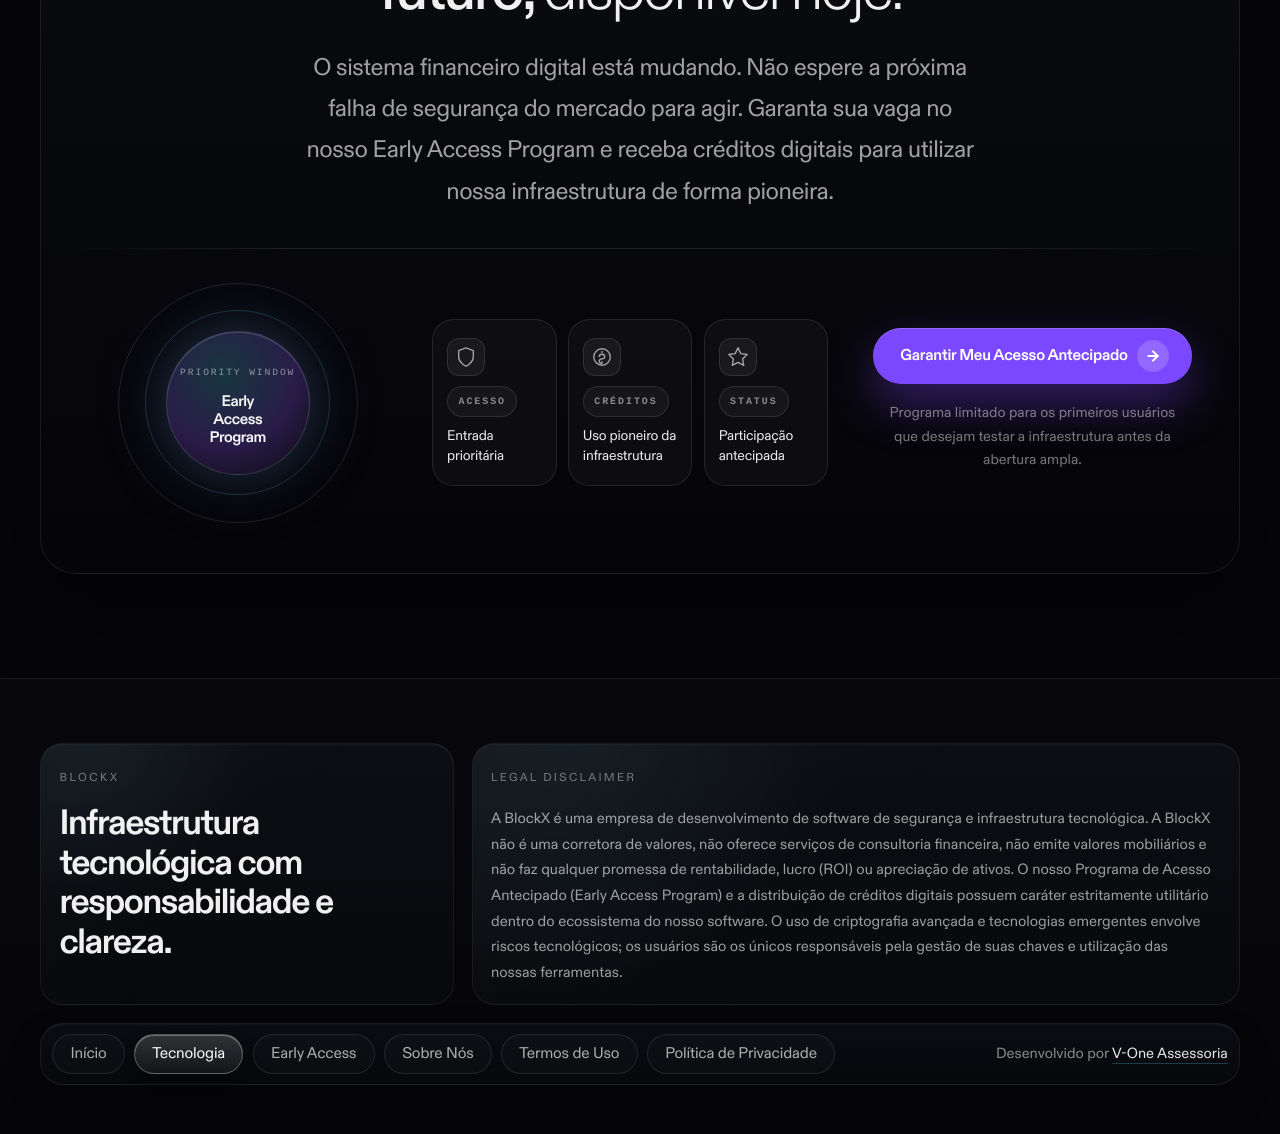
<file: tecnologia.html>
<!DOCTYPE html>
<html class="dark tw-dark" dir="ltr" lang="pt-BR" style="scroll-behavior: smooth;">
<head>
<meta charset="utf-8"/>
<meta content="width=device-width, initial-scale=1" name="viewport"/>
<meta content="#07060b" name="theme-color"/>
<link href="solana.com_pt/assets/ac2cd320dbbf7a24_ec1e7c90ec7a.css" rel="stylesheet"/>
<link href="solana.com_pt/assets/bee7d41f96551d3d_ee0231f0ab93.css" rel="stylesheet"/>
<title>Tecnologia BlockX</title>
<meta content="A arquitetura de segurança da BlockX une Criptografia Pós-Quântica, Inteligência Artificial e Blockchain em uma infraestrutura digital de nova geração." name="description"/>
<link rel="icon" type="image/png" href="assets/imagens/logo-blockx-favicon.png"/>
<link href="tecnologia.css" rel="stylesheet"/>
<link rel="stylesheet" href="site-header.css"/>
<script defer src="site-header.js"></script>
</head>
<body class="tech-body">
<a class="tech-skip-link" href="#main-content">Pular para o conteúdo</a>

<header class="site-header">
  <div class="site-header__inner max-w-screen-2xl w-full mx-auto px-5 md:px-8 xl:px-10">
    <a class="site-header__brand" href="index.html#hero" aria-label="BlockX, ir para a página inicial">
      <span class="site-header__brand-mark" aria-hidden="true">
        <img src="assets/imagens/logo-blockx-xdegrade-semfundo.png" alt="" width="2400" height="600" decoding="async"/>
      </span>
    </a>

    <nav class="site-header__nav" aria-label="Navegação principal">
      <a class="site-header__nav-link" href="index.html#hero">Início</a>
      <a class="site-header__nav-link is-active" aria-current="page" href="tecnologia.html#hero">Tecnologia</a>
      <a class="site-header__nav-link" href="early-access.html#hero">Early Access</a>
      <a class="site-header__nav-link" href="sobre.html#hero">Sobre Nós</a>
    </nav>

    <div class="site-header__actions">
      <button class="site-header__search" type="button" aria-controls="site-command-palette" aria-haspopup="dialog" data-site-search-open>
        <svg class="site-header__search-icon" aria-hidden="true" viewBox="0 0 24 24" fill="none" xmlns="http://www.w3.org/2000/svg">
          <circle cx="11" cy="11" r="6.5" stroke="currentColor" stroke-width="1.8"/>
          <path d="m16 16 4.25 4.25" stroke="currentColor" stroke-width="1.8" stroke-linecap="round"/>
        </svg>
        <span class="site-header__search-text">Pesquisar páginas ou atalhos</span>
        <span class="site-header__search-shortcut" aria-hidden="true">Ctrl K</span>
      </button>

      <div class="site-header__locale" aria-label="Idioma atual: Português">
        <svg aria-hidden="true" viewBox="0 0 24 24" fill="none" xmlns="http://www.w3.org/2000/svg">
          <circle cx="12" cy="12" r="8.25" stroke="currentColor" stroke-width="1.5"/>
          <path d="M3.75 12H20.25M12 3.75C14.2 6.1 15.45 8.95 15.45 12C15.45 15.05 14.2 17.9 12 20.25M12 3.75C9.8 6.1 8.55 8.95 8.55 12C8.55 15.05 9.8 17.9 12 20.25" stroke="currentColor" stroke-width="1.5" stroke-linecap="round"/>
        </svg>
        <span>PT</span>
      </div>

      <button class="site-header__toggle" type="button" aria-label="Abrir menu principal" aria-controls="site-mobile-menu" aria-expanded="false">
        <span class="site-header__toggle-bar"></span>
        <span class="site-header__toggle-bar"></span>
        <span class="site-header__toggle-bar"></span>
      </button>
    </div>
  </div>

  <div class="site-header__mobile" id="site-mobile-menu" hidden>
    <div class="site-header__mobile-inner max-w-screen-2xl w-full mx-auto px-5 md:px-8 xl:px-10">
      <button class="site-header__mobile-search" type="button" data-site-search-open>
        <svg class="site-header__mobile-search-icon" aria-hidden="true" viewBox="0 0 24 24" fill="none" xmlns="http://www.w3.org/2000/svg">
          <circle cx="11" cy="11" r="6.5" stroke="currentColor" stroke-width="1.8"/>
          <path d="m16 16 4.25 4.25" stroke="currentColor" stroke-width="1.8" stroke-linecap="round"/>
        </svg>
        <span>Pesquisar páginas ou atalhos</span>
      </button>

      <nav class="site-header__mobile-nav" aria-label="Navegação principal mobile">
        <a class="site-header__mobile-link" href="index.html#hero">Início</a>
        <a class="site-header__mobile-link is-active" aria-current="page" href="tecnologia.html#hero">Tecnologia</a>
        <a class="site-header__mobile-link" href="early-access.html#hero">Early Access</a>
        <a class="site-header__mobile-link" href="sobre.html#hero">Sobre Nós</a>
      </nav>

      <a class="site-header__mobile-cta" href="early-access.html#hero">Garantir Acesso Antecipado</a>
    </div>
  </div>
</header>

<main id="main-content">
  <section aria-labelledby="hero-title" class="tech-hero" id="hero">
    <div aria-hidden="true" class="tech-hero__bg">
      <div class="tech-hero__grid"></div>
      <div class="tech-hero__particles">
        <span class="tech-hero__particle" style="left:7%;top:78%;animation-delay:0s;"></span>
        <span class="tech-hero__particle" style="left:16%;top:68%;animation-delay:1.3s;--p-color:var(--tech-violet);"></span>
        <span class="tech-hero__particle" style="left:25%;top:58%;animation-delay:2.5s;"></span>
        <span class="tech-hero__particle" style="left:34%;top:82%;animation-delay:0.7s;--p-color:var(--tech-violet);"></span>
        <span class="tech-hero__particle" style="left:44%;top:91%;animation-delay:3.1s;"></span>
        <span class="tech-hero__particle" style="left:53%;top:72%;animation-delay:1.8s;--p-color:var(--tech-emerald);"></span>
        <span class="tech-hero__particle" style="left:63%;top:62%;animation-delay:2.2s;"></span>
        <span class="tech-hero__particle" style="left:71%;top:87%;animation-delay:0.4s;--p-color:var(--tech-violet);"></span>
        <span class="tech-hero__particle" style="left:81%;top:52%;animation-delay:2.9s;--p-color:var(--tech-emerald);"></span>
        <span class="tech-hero__particle" style="left:89%;top:76%;animation-delay:1.1s;"></span>
        <span class="tech-hero__particle" style="left:11%;top:42%;animation-delay:3.7s;--p-color:var(--tech-emerald);"></span>
        <span class="tech-hero__particle" style="left:29%;top:32%;animation-delay:1.9s;"></span>
        <span class="tech-hero__particle" style="left:49%;top:27%;animation-delay:2.7s;--p-color:var(--tech-violet);"></span>
        <span class="tech-hero__particle" style="left:67%;top:38%;animation-delay:0.5s;"></span>
        <span class="tech-hero__particle" style="left:79%;top:22%;animation-delay:3.3s;--p-color:var(--tech-emerald);"></span>
        <span class="tech-hero__particle" style="left:93%;top:47%;animation-delay:1.5s;--p-color:var(--tech-violet);"></span>
      </div>
      <div class="tech-hero__scan-beam"></div>
      <div class="tech-hero__orb tech-hero__orb--violet"></div>
      <div class="tech-hero__orb tech-hero__orb--cyan"></div>
      <div class="tech-hero__orb tech-hero__orb--emerald"></div>
      <div class="tech-hero__noise"></div>
    </div>

    <div class="tech-shell max-w-screen-2xl w-full mx-auto px-5 md:px-8 xl:px-10">
      <div class="tech-hero__frame">

        <!-- LEFT: Content -->
        <div class="tech-hero__content">
          <p class="tech-kicker">Tecnologia Proprietária BlockX</p>
          <h1 class="nd-heading-2xl tech-hero__title" id="hero-title"><span class="tech-hero__title-plain">A Trindade da </span><span class="tech-hero__title-accent">Segurança Digital</span></h1>
          <p class="nd-body-xl tech-hero__lead">Descubra como a BlockX une Criptografia Pós-Quântica, Inteligência Artificial e Blockchain para criar a infraestrutura mais segura da atualidade.</p>

          <div class="tech-hero__cta-row">
            <a class="tech-cta" href="#mvp">Acessar a Tecnologia (MVP) <span aria-hidden="true" class="tech-cta__icon">+</span></a>
            <a class="tech-cta-ghost" href="#escudo">Explorar Arquitetura</a>
          </div>
        </div>

        <!-- RIGHT: Animated Orbit Visualization -->
        <div class="tech-hero__visual">
          <div class="tech-orbit" aria-label="Visualização da arquitetura BlockX" role="img">

            <!-- Orbit Track 1 — Quantum (violet, inner, 14s CW) -->
            <div class="tech-orbit__track tech-orbit__track--one">
              <div class="tech-orbit__node-wrap">
                <div class="tech-orbit__node tech-orbit__node--quantum">
                  <span class="tech-orbit__node-tag">Q-Safe</span>
                  <strong class="tech-orbit__node-title">Pós-Quântica</strong>
                  <span class="tech-orbit__node-meta">Chaves resilientes</span>
                </div>
              </div>
            </div>

            <!-- Orbit Track 2 — AI (cyan, mid, 23s CCW) -->
            <div class="tech-orbit__track tech-orbit__track--two">
              <div class="tech-orbit__node-wrap">
                <div class="tech-orbit__node tech-orbit__node--ai">
                  <span class="tech-orbit__node-tag">Adaptive</span>
                  <strong class="tech-orbit__node-title">IA Defensiva</strong>
                  <span class="tech-orbit__node-meta">Resposta contínua</span>
                </div>
              </div>
            </div>

            <!-- Orbit Track 3 — Blockchain (emerald, outer, 34s CW) -->
            <div class="tech-orbit__track tech-orbit__track--three">
              <div class="tech-orbit__node-wrap">
                <div class="tech-orbit__node tech-orbit__node--chain">
                  <span class="tech-orbit__node-tag">Ledger</span>
                  <strong class="tech-orbit__node-title">Blockchain</strong>
                  <span class="tech-orbit__node-meta">Base imutável</span>
                </div>
              </div>
            </div>

            <!-- Central Core -->
            <div class="tech-orbit__core">
              <span class="tech-orbit__core-ring tech-orbit__core-ring--one"></span>
              <span class="tech-orbit__core-ring tech-orbit__core-ring--two"></span>
              <span class="tech-orbit__core-ring tech-orbit__core-ring--three"></span>
              <div class="tech-orbit__core-inner">
                <span class="tech-orbit__core-label">BlockX Core</span>
                <strong class="tech-orbit__core-title">Infraestrutura Ativa</strong>
              </div>
            </div>

            <!-- Floating data metrics -->
            <div class="tech-orbit__metric tech-orbit__metric--one">
              <span class="tech-orbit__metric-label">Camadas</span>
              <strong class="tech-orbit__metric-value">3 Motores</strong>
            </div>
            <div class="tech-orbit__metric tech-orbit__metric--two">
              <span class="tech-orbit__metric-label">Modelo</span>
              <strong class="tech-orbit__metric-value">Tempo Real</strong>
            </div>
            <div class="tech-orbit__metric tech-orbit__metric--three">
              <span class="tech-orbit__metric-label">Latência</span>
              <strong class="tech-orbit__metric-value">&lt;1ms</strong>
            </div>
          </div>
        </div>

      </div>
    </div>

    <div class="tech-marquee" id="mvp">
      <div class="tech-marquee__grid max-w-screen-2xl w-full mx-auto px-5 md:px-8 xl:px-10">
        <div class="tech-marquee__stat">
          <span class="tech-marquee__stat-value">Blockchain</span>
          <span class="tech-marquee__stat-label">Registro imutável descentralizado</span>
        </div>
        <div class="tech-marquee__stat">
          <span class="tech-marquee__stat-value">IA Adaptativa</span>
          <span class="tech-marquee__stat-label">Defesa autônoma em tempo real</span>
        </div>
        <div class="tech-marquee__stat">
          <span class="tech-marquee__stat-value">Pós-Quântica</span>
          <span class="tech-marquee__stat-label">Resistente a ameaças futuras</span>
        </div>
      </div>
    </div>
  </section>

  <section aria-labelledby="shield-title" class="tech-shield" id="escudo">
    <div aria-hidden="true" class="tech-shield__bg">
      <div class="tech-shield__beam tech-shield__beam--one"></div>
      <div class="tech-shield__beam tech-shield__beam--two"></div>
      <div class="tech-shield__mesh"></div>
      <div class="tech-shield__divider"></div>
    </div>

    <div class="tech-scroll-divider tech-scroll-divider--section-top" aria-hidden="true">
      <span class="tech-scroll-divider__line"></span>
      <span class="tech-scroll-divider__icon">
        <svg fill="none" height="18" viewBox="0 0 24 24" width="18" stroke="currentColor" stroke-width="2.5" stroke-linecap="round" stroke-linejoin="round" xmlns="http://www.w3.org/2000/svg"><path d="m6 9 6 6 6-6"/></svg>
      </span>
      <span class="tech-scroll-divider__line tech-scroll-divider__line--bottom"></span>
    </div>

    <div class="tech-shell max-w-screen-2xl w-full mx-auto px-5 md:px-8 xl:px-10">
      <div class="tech-shield__frame">
        <div class="tech-shield__intro">
          <h2 class="nd-heading-l tech-shield__title" id="shield-title">Blindagem contra os <span class="tech-shield__title-accent">supercomputadores do amanhã.</span></h2>
          <p class="nd-body-l tech-shield__lead">A computação quântica vai quebrar as senhas e chaves criptográficas que protegem a internet de hoje. A BlockX se antecipa a isso com algoritmos matemáticos de nova geração, impossíveis de serem decifrados até mesmo pelas máquinas mais poderosas do futuro.</p>
        </div>

        <div class="tech-shield__threats" aria-label="Riscos da infraestrutura tradicional">
          <article class="tech-threat-card">
            <p class="tech-threat-card__index">AMY-01 // FALHA DE CUSTODIA</p>
            <p class="tech-threat-card__copy">Criptografia RSA e ECC tornam-se triviais para algoritmos quanticos como o de Shor.</p>
          </article>
          <article class="tech-threat-card">
            <p class="tech-threat-card__index">AMY-02 // DADOS EXPOSTOS</p>
            <p class="tech-threat-card__copy">Dados interceptados hoje podem ser descriptografados retroativamente amanha.</p>
          </article>
          <article class="tech-threat-card">
            <p class="tech-threat-card__index">AMY-03 // OBSOLESCENCIA</p>
            <p class="tech-threat-card__copy">A arquitetura de custodia legada nao possui agilidade criptografica para migracao.</p>
          </article>
        </div>

        <div class="tech-shield__benefit">
          <span class="tech-shield__benefit-label">Beneficio-Chave</span>
          <strong class="tech-shield__benefit-value">Seguranca a prova de evolucao tecnologica.</strong>
        </div>
      </div>
    </div>
  </section>

  <section aria-labelledby="brain-title" class="tech-brain" id="cerebro">
    <div aria-hidden="true" class="tech-brain__bg">
      <div class="tech-brain__pulse tech-brain__pulse--one"></div>
      <div class="tech-brain__pulse tech-brain__pulse--two"></div>
      <div class="tech-brain__scan"></div>
    </div>

    <div class="tech-bridge-divider tech-bridge-divider--section-top" aria-hidden="true">
      <div class="tech-bridge-divider__track">
        <span class="tech-bridge-divider__node"></span>
        <span class="tech-bridge-divider__rail tech-bridge-divider__rail--left"></span>
        <div class="tech-bridge-divider__badge">
          <span class="tech-bridge-divider__dot tech-bridge-divider__dot--one"></span>
          <span class="tech-bridge-divider__label">Intelligence Layer</span>
          <span class="tech-bridge-divider__dot tech-bridge-divider__dot--two"></span>
        </div>
        <span class="tech-bridge-divider__rail tech-bridge-divider__rail--right"></span>
        <span class="tech-bridge-divider__node"></span>
      </div>
    </div>

    <div class="tech-shell max-w-screen-2xl w-full mx-auto px-5 md:px-8 xl:px-10">
      <div class="tech-brain__frame">
        <div class="tech-brain__header">
          <h2 class="nd-heading-xl tech-brain__title" id="brain-title"><span class="tech-brain__title-line">O que esta <br>acontecendo agora</span></h2>
        </div>

        <p class="nd-body-xl tech-brain__lead">Esqueça os sistemas reativos que só avisam quando o dano já foi feito. Nossa IA Operacional trabalha 24/7 analisando padrões de comportamento. Se um acesso ou movimento fora do comum for detectado, o sistema bloqueia a ação em milissegundos.</p>

        <div class="tech-brain__terminal" aria-label="Central operacional da IA">
          <aside class="tech-brain__sidebar" aria-label="Categorias de monitoramento">
            <div class="tech-brain__sidebar-head">
              <span class="tech-brain__terminal-badge">BLOCKX TERMINAL</span>
            </div>
            <p class="tech-brain__sidebar-title">Explore Categorias</p>
            <div class="tech-brain__filters" role="toolbar" aria-label="Filtros de categoria">
              <button aria-controls="brain-feed" aria-pressed="true" class="tech-brain-filter is-active" data-filter="all" type="button">Todos</button>
              <button aria-controls="brain-feed" aria-pressed="false" class="tech-brain-filter" data-filter="acesso" type="button">Acesso</button>
              <button aria-controls="brain-feed" aria-pressed="false" class="tech-brain-filter" data-filter="custodia" type="button">Custodia</button>
              <button aria-controls="brain-feed" aria-pressed="false" class="tech-brain-filter" data-filter="instituicoes" type="button">Instituicoes</button>
              <button aria-controls="brain-feed" aria-pressed="false" class="tech-brain-filter" data-filter="consumidor" type="button">Consumidor</button>
            </div>
            <p class="tech-visually-hidden tech-brain__filter-status" aria-live="polite">Mostrando todos os eventos.</p>
          </aside>

          <div class="tech-brain__feed" id="brain-feed" role="table" aria-label="Eventos em tempo real da IA">
            <div class="tech-brain-feed__row is-highlight" data-category="acesso" role="row">
              <span class="tech-brain-feed__index" role="cell">1</span>
              <p class="tech-brain-feed__headline" role="cell">Tentativa de login fora de padrao em carteira corporativa foi bloqueada antes da assinatura.</p>
              <span class="tech-brain-feed__tag tech-brain-feed__tag--risk" role="cell">AMEACA</span>
            </div>
            <div class="tech-brain-feed__row" data-category="instituicoes" role="row">
              <span class="tech-brain-feed__index" role="cell">2</span>
              <p class="tech-brain-feed__headline" role="cell">Movimento suspeito de chaves em ambiente institucional entrou em modo de verificacao reforcada.</p>
              <span class="tech-brain-feed__tag tech-brain-feed__tag--org" role="cell">INSTITUICOES</span>
            </div>
            <div class="tech-brain-feed__row" data-category="custodia" role="row">
              <span class="tech-brain-feed__index" role="cell">3</span>
              <p class="tech-brain-feed__headline" role="cell">Padrao anomalo de requisicoes API foi contido com resposta automatica em milissegundos.</p>
              <span class="tech-brain-feed__tag tech-brain-feed__tag--infra" role="cell">INFRA</span>
            </div>
            <div class="tech-brain-feed__row" data-category="acesso" role="row">
              <span class="tech-brain-feed__index" role="cell">4</span>
              <p class="tech-brain-feed__headline" role="cell">Tentativa de alteracao de whitelist sem contexto operacional foi interrompida e sinalizada.</p>
              <span class="tech-brain-feed__tag tech-brain-feed__tag--risk" role="cell">RISCO</span>
            </div>
            <div class="tech-brain-feed__row" data-category="consumidor" role="row">
              <span class="tech-brain-feed__index" role="cell">5</span>
              <p class="tech-brain-feed__headline" role="cell">Sessao de usuario com comportamento improvavel recebeu bloqueio adaptativo e desafio adicional.</p>
              <span class="tech-brain-feed__tag tech-brain-feed__tag--user" role="cell">USUARIO</span>
            </div>
            <div class="tech-brain-feed__row" data-category="custodia" role="row">
              <span class="tech-brain-feed__index" role="cell">6</span>
              <p class="tech-brain-feed__headline" role="cell">Reconhecimento de padrao repetitivo de fraude atualizou politicas de defesa em toda a malha.</p>
              <span class="tech-brain-feed__tag tech-brain-feed__tag--infra" role="cell">PREVENCAO</span>
            </div>
          </div>
        </div>

        <div class="tech-brain__benefit">
          <span class="tech-brain__benefit-label">Beneficio-Chave</span>
          <strong class="tech-brain__benefit-value">Monitoramento adaptativo e prevencao em tempo real.</strong>
        </div>
      </div>
    </div>
  </section>

  <section aria-labelledby="vault-title" class="tech-custody" id="cofre">
    <div aria-hidden="true" class="tech-custody__bg">
      <div class="tech-custody__glow tech-custody__glow--amber"></div>
      <div class="tech-custody__glow tech-custody__glow--cyan"></div>
      <div class="tech-custody__lines"></div>
    </div>

    <div class="tech-divider tech-divider--custody tech-divider--section-top" aria-hidden="true">
      <span class="tech-divider__line"></span>
      <div class="tech-divider__badge">
        <svg width="14" height="14" viewBox="0 0 24 24" fill="none" stroke="currentColor" stroke-width="2" stroke-linecap="round" stroke-linejoin="round" xmlns="http://www.w3.org/2000/svg"><rect x="3" y="11" width="18" height="11" rx="2"/><path d="M7 11V7a5 5 0 0 1 10 0v4"/></svg>
        <span class="tech-divider__label">Custódia</span>
      </div>
      <span class="tech-divider__line"></span>
    </div>

    <div class="tech-shell max-w-screen-2xl w-full mx-auto px-5 md:px-8 xl:px-10">
      <div class="tech-custody__header">
        <h2 class="nd-heading-xl tech-custody__title" id="vault-title"><span class="tech-custody__title-line">O fim do risco de custódia.</span><br><span class="tech-custody__title-line">O controle é 100% seu.</span></h2>
        <p class="nd-body-xl tech-custody__lead">O mercado aprendeu da pior forma que "not your keys, not your coins". Na BlockX, desenvolvemos a Custódia Híbrida: uma arquitetura de software onde você detém a propriedade absoluta das suas chaves privadas, enquanto nossa infraestrutura fornece camadas de recuperação e bloqueio anti-fraude.</p>
      </div>

      <div class="tech-custody__grid">
        <div class="tech-custody__panel tech-custody__panel--primary">
          <div class="tech-ledger">
            <div class="tech-ledger__col tech-ledger__col--owner">
              <span class="tech-ledger__eyebrow">Soberania</span>
              <h3 class="tech-ledger__title">Suas chaves, sua propriedade.</h3>
              <p class="tech-ledger__copy">A posse das chaves privadas permanece com você. A arquitetura parte da autonomia do usuário, não da dependência de um terceiro.</p>
              <div class="tech-ledger__token">
                <span class="tech-ledger__token-label">Owner Key</span>
                <strong class="tech-ledger__token-value">Custódia pessoal confirmada</strong>
              </div>
            </div>

            <div class="tech-ledger__bridge" aria-label="Integração da custódia híbrida">
              <div class="tech-ledger__bridge-line"></div>
              <div class="tech-ledger__bridge-core">
                <span class="tech-ledger__bridge-kicker">Hybrid Custody</span>
                <strong class="tech-ledger__bridge-title">Autonomia + infraestrutura</strong>
              </div>
            </div>

            <div class="tech-ledger__col tech-ledger__col--infra">
              <span class="tech-ledger__eyebrow">Infraestrutura BlockX</span>
              <h3 class="tech-ledger__title">Recuperação e bloqueio anti-fraude.</h3>
              <p class="tech-ledger__copy">A plataforma adiciona inteligência operacional, rotas de recuperação e travas antifraude sem sequestrar a posse dos seus ativos.</p>
              <div class="tech-ledger__token">
                <span class="tech-ledger__token-label">Infra Layer</span>
                <strong class="tech-ledger__token-value">Proteção assistida sem custódia total</strong>
              </div>
            </div>
          </div>
        </div>
      </div>
    </div>
  </section>

  <section aria-labelledby="compare-title" class="tech-compare" id="comparacao">
    <div aria-hidden="true" class="tech-compare__bg">
      <div class="tech-compare__glow tech-compare__glow--red"></div>
      <div class="tech-compare__glow tech-compare__glow--green"></div>
      <div class="tech-compare__divider"></div>
    </div>

    <div class="tech-divider tech-divider--compare tech-divider--section-top" aria-hidden="true">
      <span class="tech-divider__line tech-divider__line--left"></span>
      <div class="tech-divider__badge">
        <svg width="14" height="14" viewBox="0 0 24 24" fill="none" stroke="currentColor" stroke-width="2" stroke-linecap="round" stroke-linejoin="round" xmlns="http://www.w3.org/2000/svg"><path d="m18 8-6-6-6 6M6 16l6 6 6-6"/></svg>
        <span class="tech-divider__label">Comparativo</span>
      </div>
      <span class="tech-divider__line tech-divider__line--right"></span>
    </div>

    <div class="tech-shell max-w-screen-2xl w-full mx-auto px-5 md:px-8 xl:px-10">
      <div class="tech-compare__header">
        <h2 class="nd-heading-l tech-compare__title" id="compare-title">Por que a infraestrutura tradicional <span class="font-light">já está defasada?</span></h2>
        <p class="nd-body-xl tech-compare__lead">Veja a diferença entre deixar seus dados no passado e trazê-los para o futuro.</p>
      </div>

      <div class="tech-compare__board" role="table" aria-label="Comparação entre plataformas tradicionais e infraestrutura BlockX">
        <div class="tech-compare__col tech-compare__col--legacy" role="rowgroup">
          <div class="tech-compare__col-head">
            <span class="tech-compare__col-label">Passado</span>
            <h3 class="tech-compare__col-title">Plataformas Tradicionais</h3>
          </div>

          <div class="tech-compare__rows">
            <div class="tech-compare__row" role="row">
              <span class="tech-compare__metric" role="cell">Criptografia padrão</span>
              <span class="tech-compare__value tech-compare__value--legacy" role="cell">Vulnerável</span>
            </div>
            <div class="tech-compare__row" role="row">
              <span class="tech-compare__metric" role="cell">Segurança reativa</span>
              <span class="tech-compare__value tech-compare__value--legacy" role="cell">Pós-ataque</span>
            </div>
            <div class="tech-compare__row" role="row">
              <span class="tech-compare__metric" role="cell">Custódia centralizada</span>
              <span class="tech-compare__value tech-compare__value--legacy" role="cell">Eles controlam</span>
            </div>
            <div class="tech-compare__row" role="row">
              <span class="tech-compare__metric" role="cell">Consequência operacional</span>
              <span class="tech-compare__value tech-compare__value--legacy" role="cell">Alto risco de perda</span>
            </div>
          </div>
        </div>

        <div class="tech-compare__versus" aria-hidden="true">
          <span class="tech-compare__versus-line"></span>
          <span class="tech-compare__versus-badge">VS</span>
          <span class="tech-compare__versus-line"></span>
        </div>

        <div class="tech-compare__col tech-compare__col--future" role="rowgroup">
          <div class="tech-compare__col-head">
            <span class="tech-compare__col-label">Futuro</span>
            <h3 class="tech-compare__col-title">Infraestrutura BlockX</h3>
          </div>

          <div class="tech-compare__rows">
            <div class="tech-compare__row" role="row">
              <span class="tech-compare__metric" role="cell">Criptografia Pós-Quântica</span>
              <span class="tech-compare__value tech-compare__value--future" role="cell">Blindada</span>
            </div>
            <div class="tech-compare__row" role="row">
              <span class="tech-compare__metric" role="cell">IA de Defesa Ativa</span>
              <span class="tech-compare__value tech-compare__value--future" role="cell">Preventiva</span>
            </div>
            <div class="tech-compare__row" role="row">
              <span class="tech-compare__metric" role="cell">Custódia Híbrida</span>
              <span class="tech-compare__value tech-compare__value--future" role="cell">Você controla</span>
            </div>
            <div class="tech-compare__row" role="row">
              <span class="tech-compare__metric" role="cell">Resultado final</span>
              <span class="tech-compare__value tech-compare__value--future" role="cell">Mitigação de falha humana</span>
            </div>
          </div>
        </div>
      </div>
    </div>
  </section>

  <section aria-labelledby="final-cta-title" class="tech-final" id="acesso">
    <div aria-hidden="true" class="tech-final__bg">
      <div class="tech-final__halo tech-final__halo--one"></div>
      <div class="tech-final__halo tech-final__halo--two"></div>
      <div class="tech-final__grain"></div>
    </div>

    <div class="tech-divider tech-divider--access tech-divider--section-top" aria-hidden="true">
      <span class="tech-divider__line"></span>
      <div class="tech-divider__badge tech-divider__badge--glow">
        <svg width="14" height="14" viewBox="0 0 24 24" fill="none" stroke="currentColor" stroke-width="2" stroke-linecap="round" stroke-linejoin="round" xmlns="http://www.w3.org/2000/svg"><path d="M21 2l-2 2m-7.61 7.61a5.5 5.5 0 1 1-7.778 7.778 5.5 5.5 0 0 1 7.777-7.777zm0 0L15.5 7.5m0 0 3 3L22 7l-3-3m-3.5 3.5L19 4"/></svg>
        <span class="tech-divider__label">Acesso Prioritário</span>
      </div>
      <span class="tech-divider__line"></span>
    </div>

    <div class="tech-shell max-w-screen-2xl w-full mx-auto px-5 md:px-8 xl:px-10">
      <div class="tech-final__card">

        <div class="tech-final__intro">
          <h2 class="nd-heading-xl tech-final__title" id="final-cta-title">A tecnologia do futuro, <span class="font-light">disponível hoje.</span></h2>
          <p class="nd-body-xl tech-final__lead">O sistema financeiro digital está mudando. Não espere a próxima falha de segurança do mercado para agir. Garanta sua vaga no nosso Early Access Program e receba créditos digitais para utilizar nossa infraestrutura de forma pioneira.</p>
        </div>

        <div class="tech-final__separator" aria-hidden="true"></div>

        <div class="tech-final__cta-zone">
          <div class="tech-final__seal" aria-label="Convite de acesso antecipado">
            <span class="tech-final__seal-ring tech-final__seal-ring--one"></span>
            <span class="tech-final__seal-ring tech-final__seal-ring--two"></span>
            <div class="tech-final__seal-core">
              <span class="tech-final__seal-label">Priority Window</span>
              <strong class="tech-final__seal-title">Early Access Program</strong>
            </div>
          </div>

          <div class="tech-final__benefits" aria-label="Vantagens do acesso antecipado">
            <a class="tech-final__benefit" href="early-access.html#hero">
              <div class="tech-final__benefit-icon" aria-hidden="true">
                <svg fill="none" height="22" viewBox="0 0 24 24" width="22" stroke="currentColor" stroke-width="1.5" stroke-linecap="round" stroke-linejoin="round" xmlns="http://www.w3.org/2000/svg"><path d="M12 22s8-4 8-10V5l-8-3-8 3v7c0 6 8 10 8 10z"/></svg>
              </div>
              <span class="tech-final__benefit-label">Acesso</span>
              <span class="tech-final__benefit-value">Entrada prioritária</span>
            </a>
            <a class="tech-final__benefit" href="early-access.html#hero">
              <div class="tech-final__benefit-icon" aria-hidden="true">
                <svg fill="none" height="22" viewBox="0 0 24 24" width="22" stroke="currentColor" stroke-width="1.5" stroke-linecap="round" stroke-linejoin="round" xmlns="http://www.w3.org/2000/svg"><circle cx="12" cy="12" r="9"/><path d="M12 6v1m0 10v1M9 11.5c0-1.38 1.34-2.5 3-2.5s3 1.12 3 2.5c0 1.38-1.34 2.5-3 2.5s-3 1.12-3 2.5 1.34 2.5 3 2.5"/></svg>
              </div>
              <span class="tech-final__benefit-label">Créditos</span>
              <span class="tech-final__benefit-value">Uso pioneiro da infraestrutura</span>
            </a>
            <a class="tech-final__benefit" href="early-access.html#hero">
              <div class="tech-final__benefit-icon" aria-hidden="true">
                <svg fill="none" height="22" viewBox="0 0 24 24" width="22" stroke="currentColor" stroke-width="1.5" stroke-linecap="round" stroke-linejoin="round" xmlns="http://www.w3.org/2000/svg"><polygon points="12 2 15.09 8.26 22 9.27 17 14.14 18.18 21.02 12 17.77 5.82 21.02 7 14.14 2 9.27 8.91 8.26 12 2"/></svg>
              </div>
              <span class="tech-final__benefit-label">Status</span>
              <span class="tech-final__benefit-value">Participação antecipada</span>
            </a>
          </div>

          <div class="tech-final__action">
            <a class="tech-final__button" href="early-access.html#hero">
              Garantir Meu Acesso Antecipado
              <span class="tech-final__button-icon" aria-hidden="true">
                <svg fill="none" height="16" stroke="currentColor" stroke-linecap="round" stroke-linejoin="round" stroke-width="3" viewBox="0 0 24 24" width="16" xmlns="http://www.w3.org/2000/svg"><path d="M5 12h14"/><path d="m12 5 7 7-7 7"/></svg>
              </span>
            </a>
            <p class="tech-final__microcopy">Programa limitado para os primeiros usuários que desejam testar a infraestrutura antes da abertura ampla.</p>
          </div>
        </div>

      </div>
    </div>
  </section>

  <footer class="tech-footer" id="footer">
    <div aria-hidden="true" class="tech-footer__bg">
      <div class="tech-footer__grid"></div>
    </div>

    <div class="max-w-screen-2xl w-full mx-auto px-5 md:px-8 xl:px-10">
      <div class="tech-footer__frame">
        <div class="tech-footer__brand tech-footer__card tech-footer__card--brand">
          <p class="tech-footer__eyebrow">BlockX</p>
          <h2 class="tech-footer__title">Infraestrutura tecnológica com responsabilidade e clareza.</h2>
        </div>

        <div class="tech-footer__legal tech-footer__card tech-footer__card--legal">
          <p class="tech-footer__label">Legal Disclaimer</p>
          <p class="tech-footer__copy">A BlockX é uma empresa de desenvolvimento de software de segurança e infraestrutura tecnológica. A BlockX não é uma corretora de valores, não oferece serviços de consultoria financeira, não emite valores mobiliários e não faz qualquer promessa de rentabilidade, lucro (ROI) ou apreciação de ativos. O nosso Programa de Acesso Antecipado (Early Access Program) e a distribuição de créditos digitais possuem caráter estritamente utilitário dentro do ecossistema do nosso software. O uso de criptografia avançada e tecnologias emergentes envolve riscos tecnológicos; os usuários são os únicos responsáveis pela gestão de suas chaves e utilização das nossas ferramentas.</p>
        </div>

        <div class="tech-footer__nav" role="group" aria-label="Links úteis e créditos">
          <nav aria-label="Links úteis" class="tech-footer__nav-list">
            <a class="tech-footer__link" href="index.html#hero">Início</a>
            <a aria-current="page" class="tech-footer__link is-active" href="tecnologia.html#hero">Tecnologia</a>
            <a class="tech-footer__link" href="early-access.html#hero">Early Access</a>
            <a class="tech-footer__link" href="sobre.html#hero">Sobre Nós</a>
            <a class="tech-footer__link" href="termos-de-uso.html#hero">Termos de Uso</a>
            <a class="tech-footer__link" href="politica-de-privacidade.html#hero">Política de Privacidade</a>
          </nav>
          <p class="tech-footer__nav-credit">Desenvolvido por <a class="tech-footer__nav-credit-link" href="https://portfolio.voneassessoria.com.br" rel="noopener noreferrer" target="_blank">V-One Assessoria</a></p>
        </div>
      </div>
    </div>
  </footer>
</main>
<script>
  (() => {
    const section = document.querySelector("#cerebro");
    if (!section) return;

    const filtersRoot = section.querySelector(".tech-brain__filters");
    const filters = Array.from(section.querySelectorAll(".tech-brain-filter[data-filter]"));
    const rows = Array.from(section.querySelectorAll(".tech-brain-feed__row[data-category]"));
    const status = section.querySelector(".tech-brain__filter-status");
    if (!filtersRoot || !filters.length || !rows.length) return;

    const labels = {
      all: "Todos",
      acesso: "Acesso",
      custodia: "Custodia",
      instituicoes: "Instituicoes",
      consumidor: "Consumidor"
    };

    const updateHighlight = () => {
      const visibleRows = rows.filter((row) => !row.hidden);
      rows.forEach((row) => row.classList.remove("is-highlight"));
      if (visibleRows[0]) visibleRows[0].classList.add("is-highlight");
    };

    const updateIndexes = () => {
      let visibleIndex = 1;
      rows.forEach((row) => {
        const indexCell = row.querySelector(".tech-brain-feed__index");
        if (!indexCell) return;
        if (row.hidden) return;
        indexCell.textContent = String(visibleIndex);
        visibleIndex += 1;
      });
    };

    const setFilter = (filterValue) => {
      const normalized = filterValue || "all";

      filters.forEach((filter) => {
        const isActive = filter.dataset.filter === normalized;
        filter.classList.toggle("is-active", isActive);
        filter.setAttribute("aria-pressed", isActive ? "true" : "false");
      });

      let visibleCount = 0;
      rows.forEach((row) => {
        const matches = normalized === "all" || row.dataset.category === normalized;
        row.hidden = !matches;
        if (matches) visibleCount += 1;
      });

      updateIndexes();
      updateHighlight();

      if (status) {
        const label = labels[normalized] || labels.all;
        const plural = visibleCount === 1 ? "evento" : "eventos";
        status.textContent = `${visibleCount} ${plural} em ${label}.`;
      }
    };

    filtersRoot.addEventListener("click", (event) => {
      const target = event.target;
      if (!(target instanceof HTMLButtonElement)) return;
      const filterValue = target.dataset.filter;
      if (!filterValue) return;
      setFilter(filterValue);
    });

    filtersRoot.addEventListener("keydown", (event) => {
      const currentIndex = filters.indexOf(event.target);
      if (currentIndex < 0) return;

      const horizontal = event.key === "ArrowRight" || event.key === "ArrowLeft";
      const vertical = event.key === "ArrowDown" || event.key === "ArrowUp";
      const home = event.key === "Home";
      const end = event.key === "End";

      if (!horizontal && !vertical && !home && !end) return;
      event.preventDefault();

      let nextIndex = currentIndex;
      if (home) nextIndex = 0;
      if (end) nextIndex = filters.length - 1;
      if (event.key === "ArrowRight" || event.key === "ArrowDown") nextIndex = (currentIndex + 1) % filters.length;
      if (event.key === "ArrowLeft" || event.key === "ArrowUp") nextIndex = (currentIndex - 1 + filters.length) % filters.length;

      const nextButton = filters[nextIndex];
      if (nextButton) nextButton.focus();
    });

    setFilter("all");
  })();

  (() => {
    const footerNav = document.querySelector(".tech-footer__nav");
    if (!footerNav) return;

    const links = Array.from(footerNav.querySelectorAll(".tech-footer__link"));
    if (!links.length) return;

    footerNav.addEventListener("click", (event) => {
      const target = event.target;
      if (!(target instanceof HTMLAnchorElement) || !target.classList.contains("tech-footer__link")) return;

      links.forEach((link) => {
        const isActive = link === target;
        link.classList.toggle("is-active", isActive);
        if (isActive) {
          link.setAttribute("aria-current", "page");
        } else {
          link.removeAttribute("aria-current");
        }
      });
    });
  })();
</script>
</body>
</html>
</file>
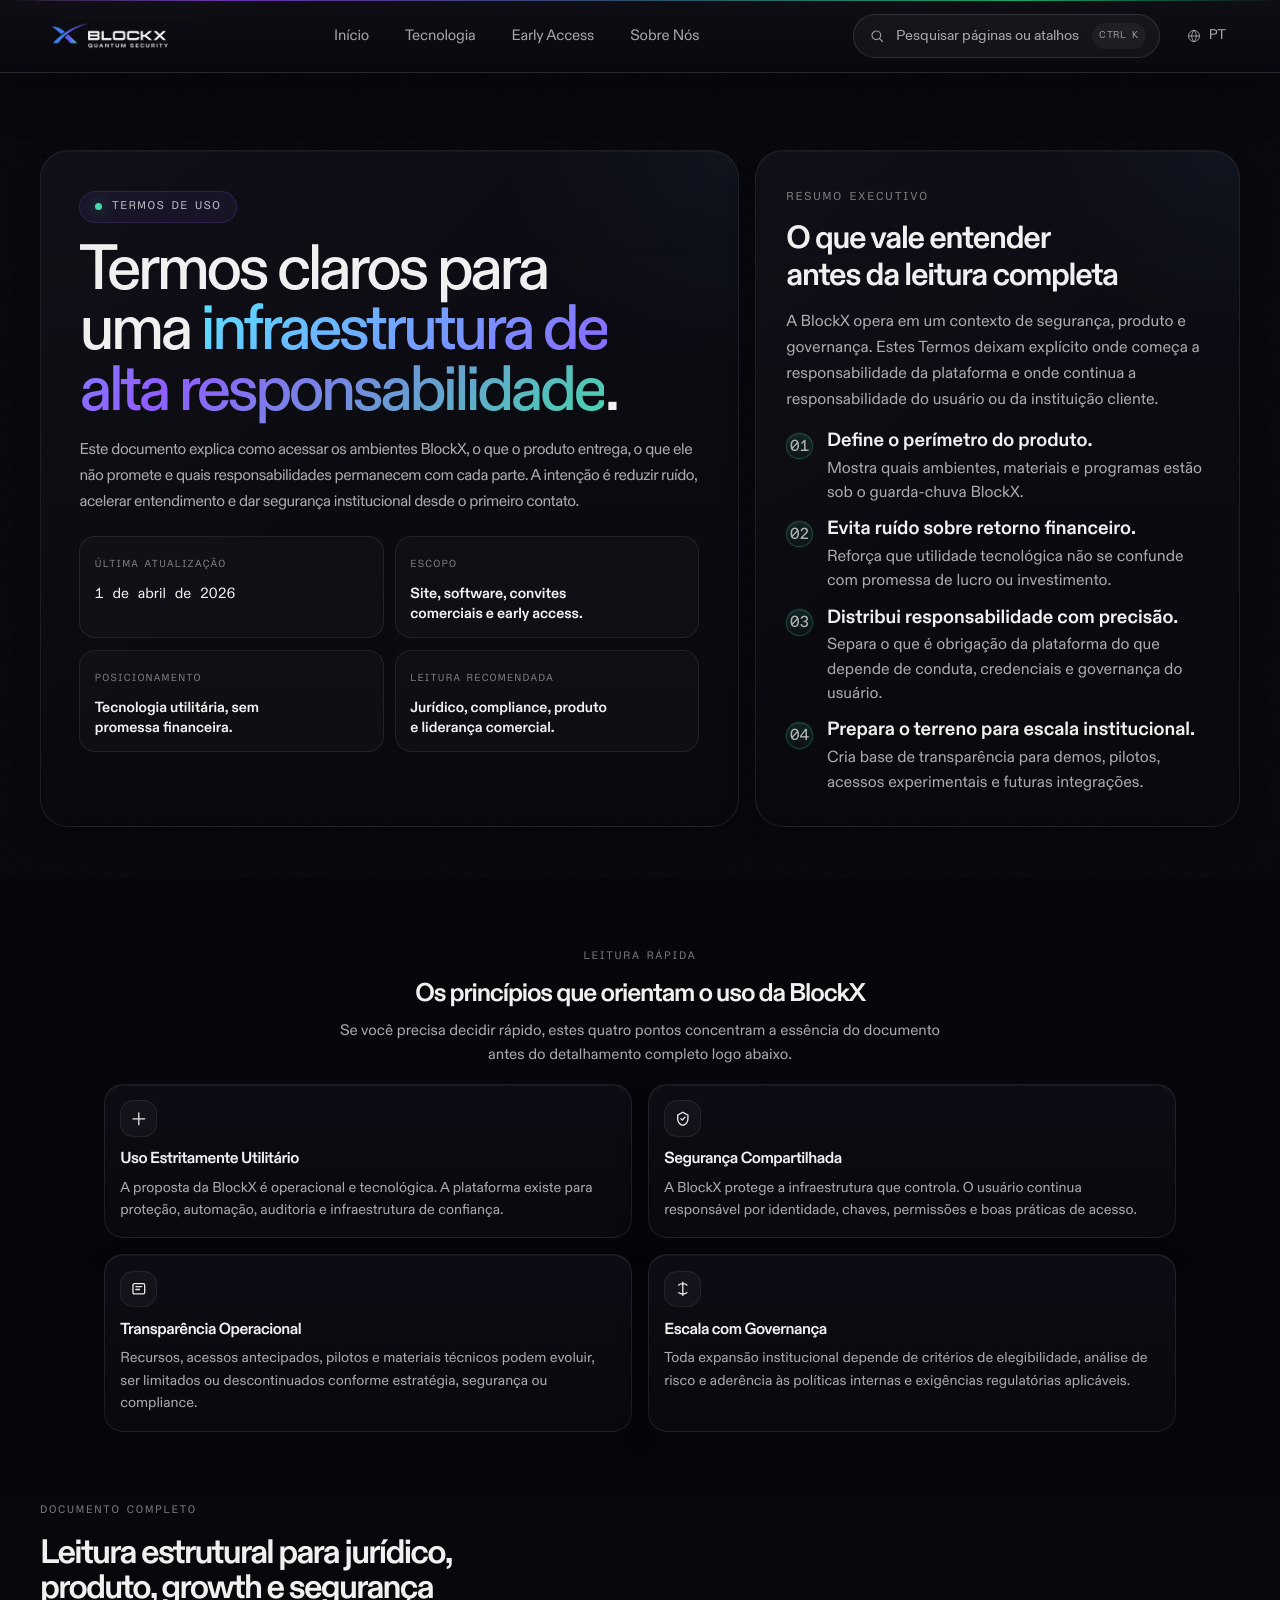
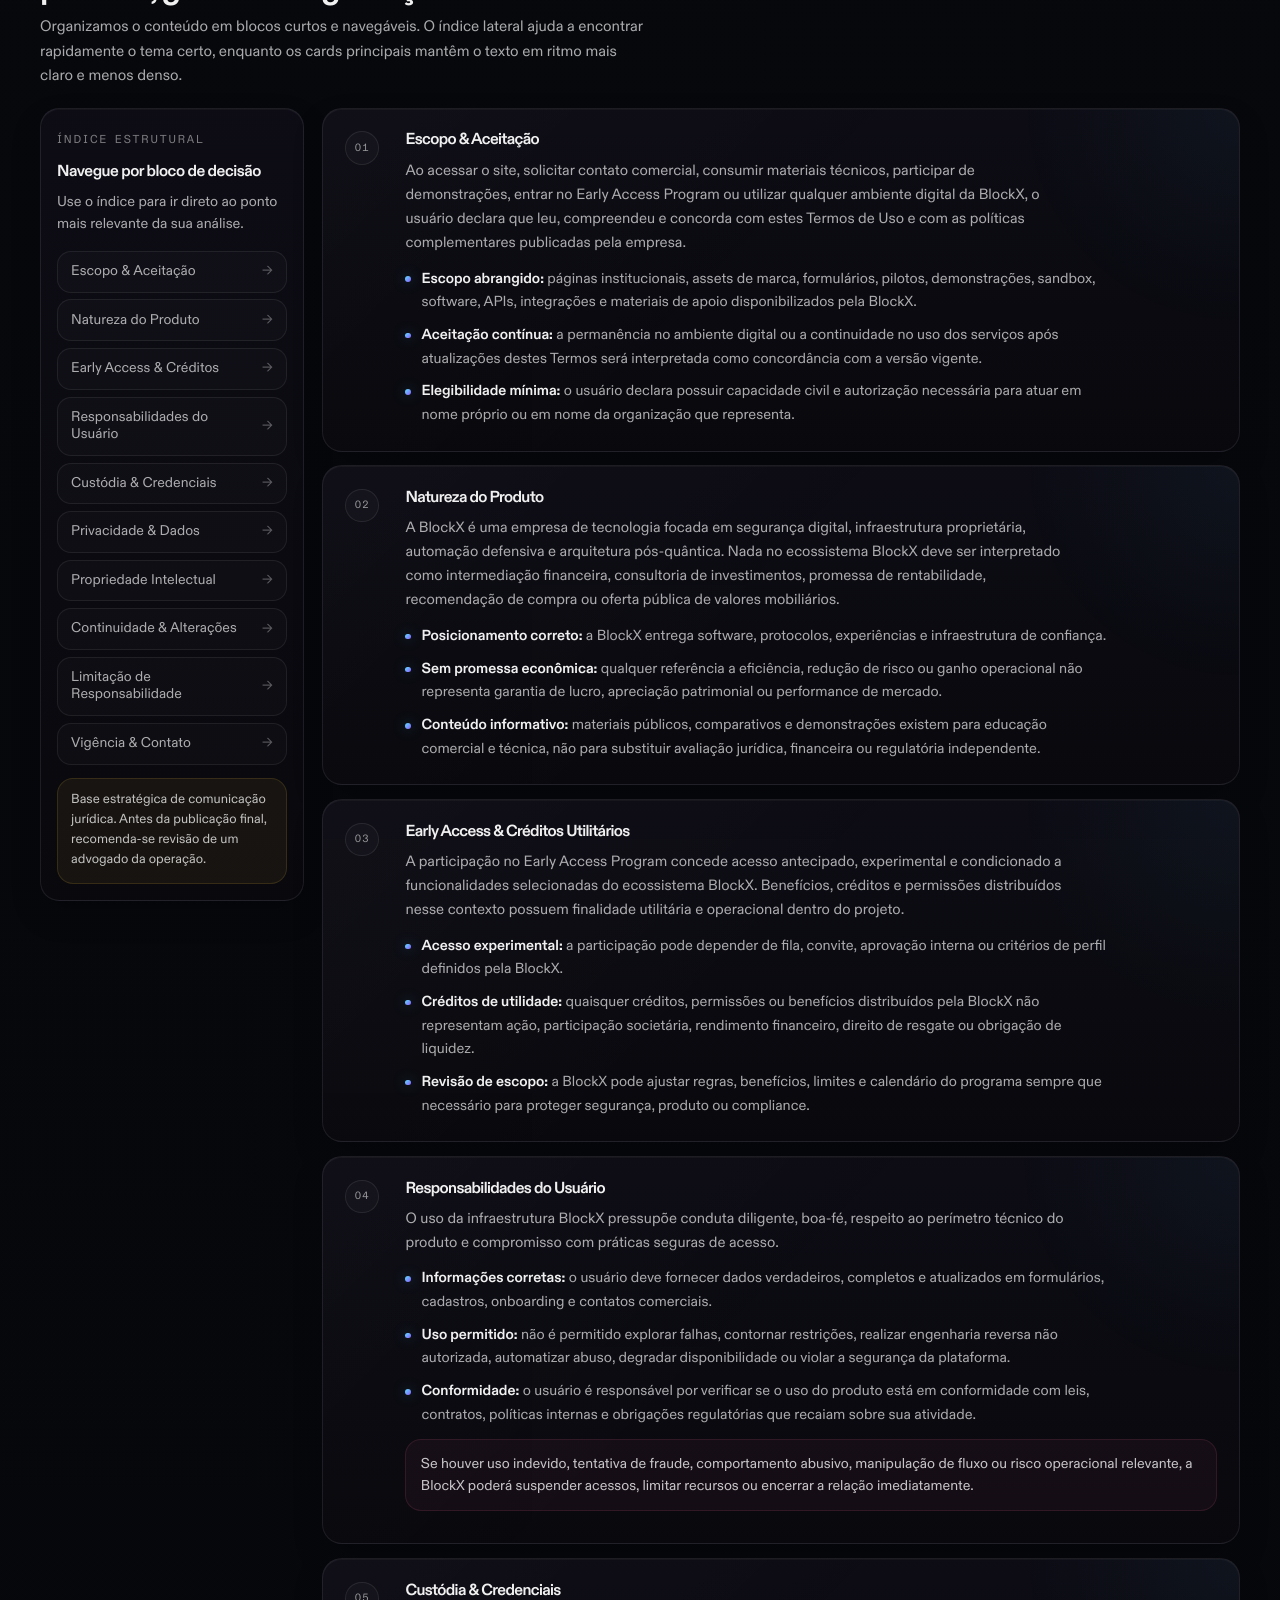
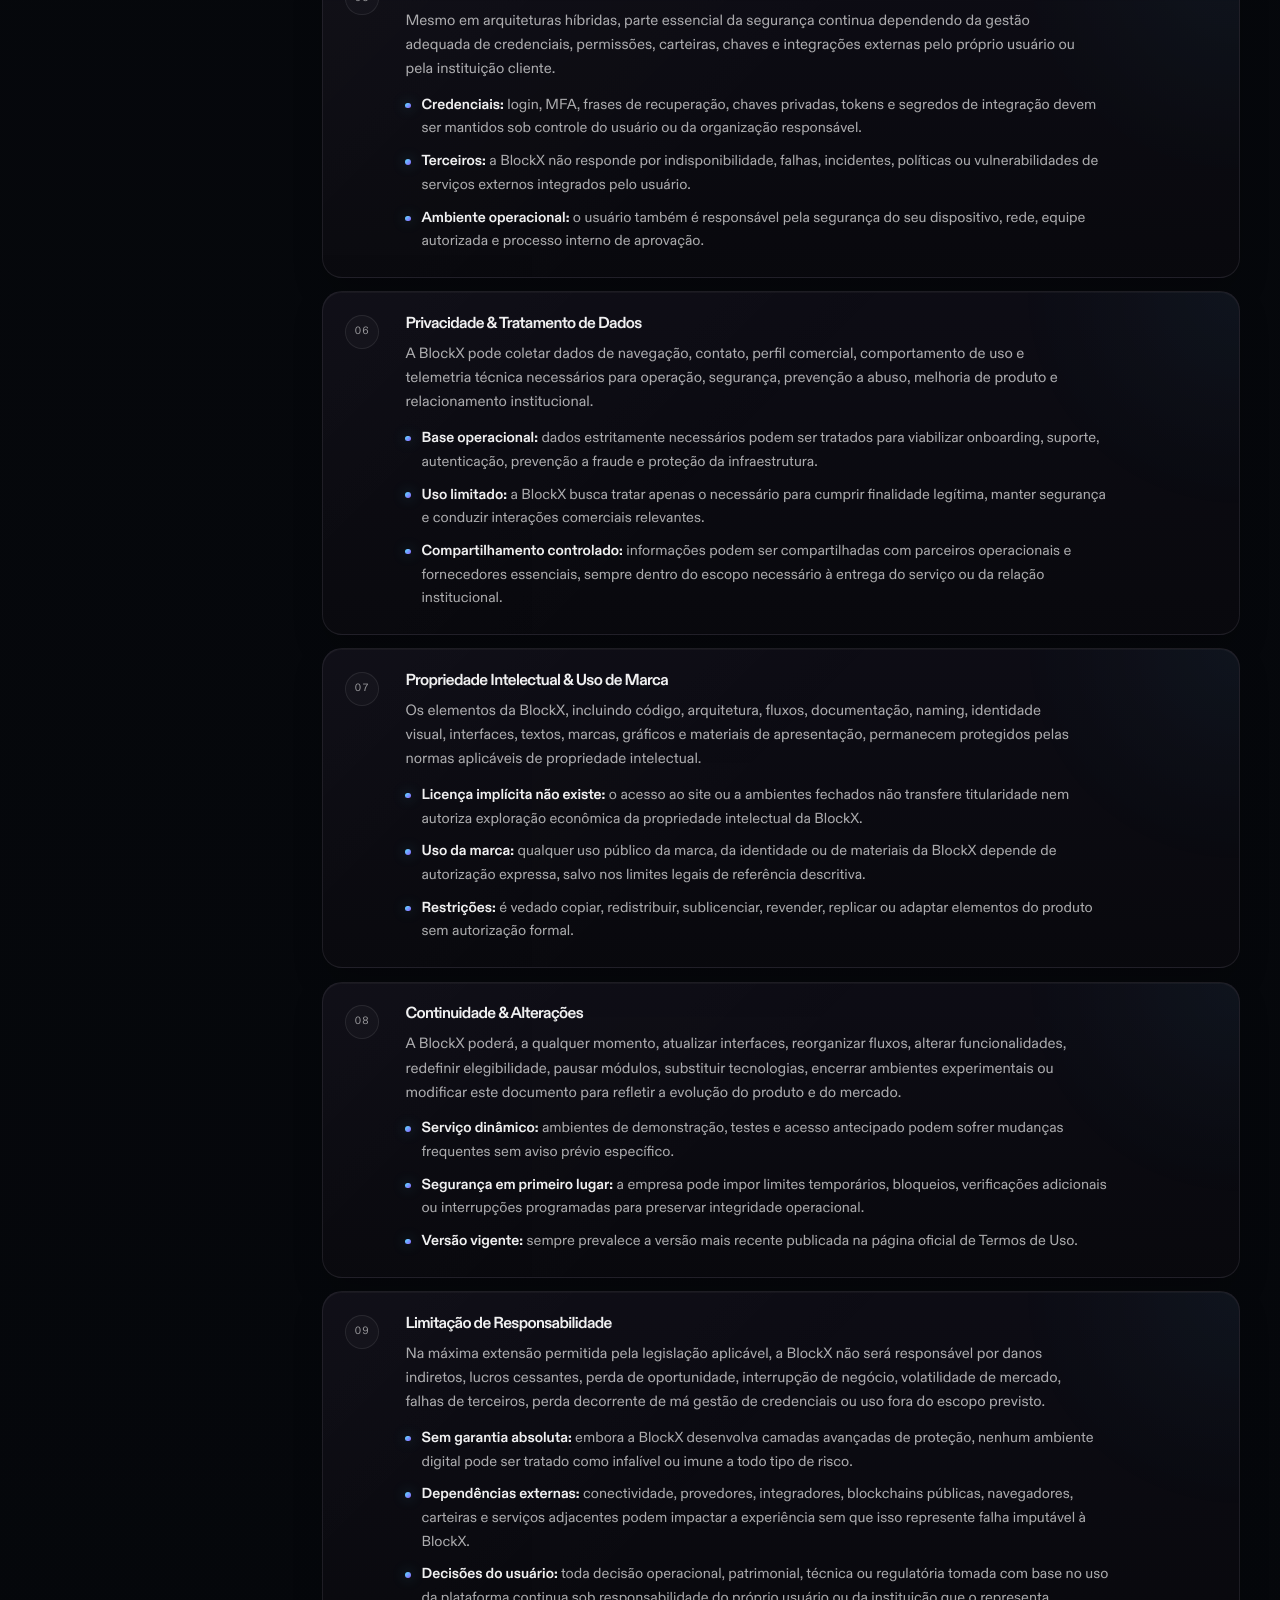
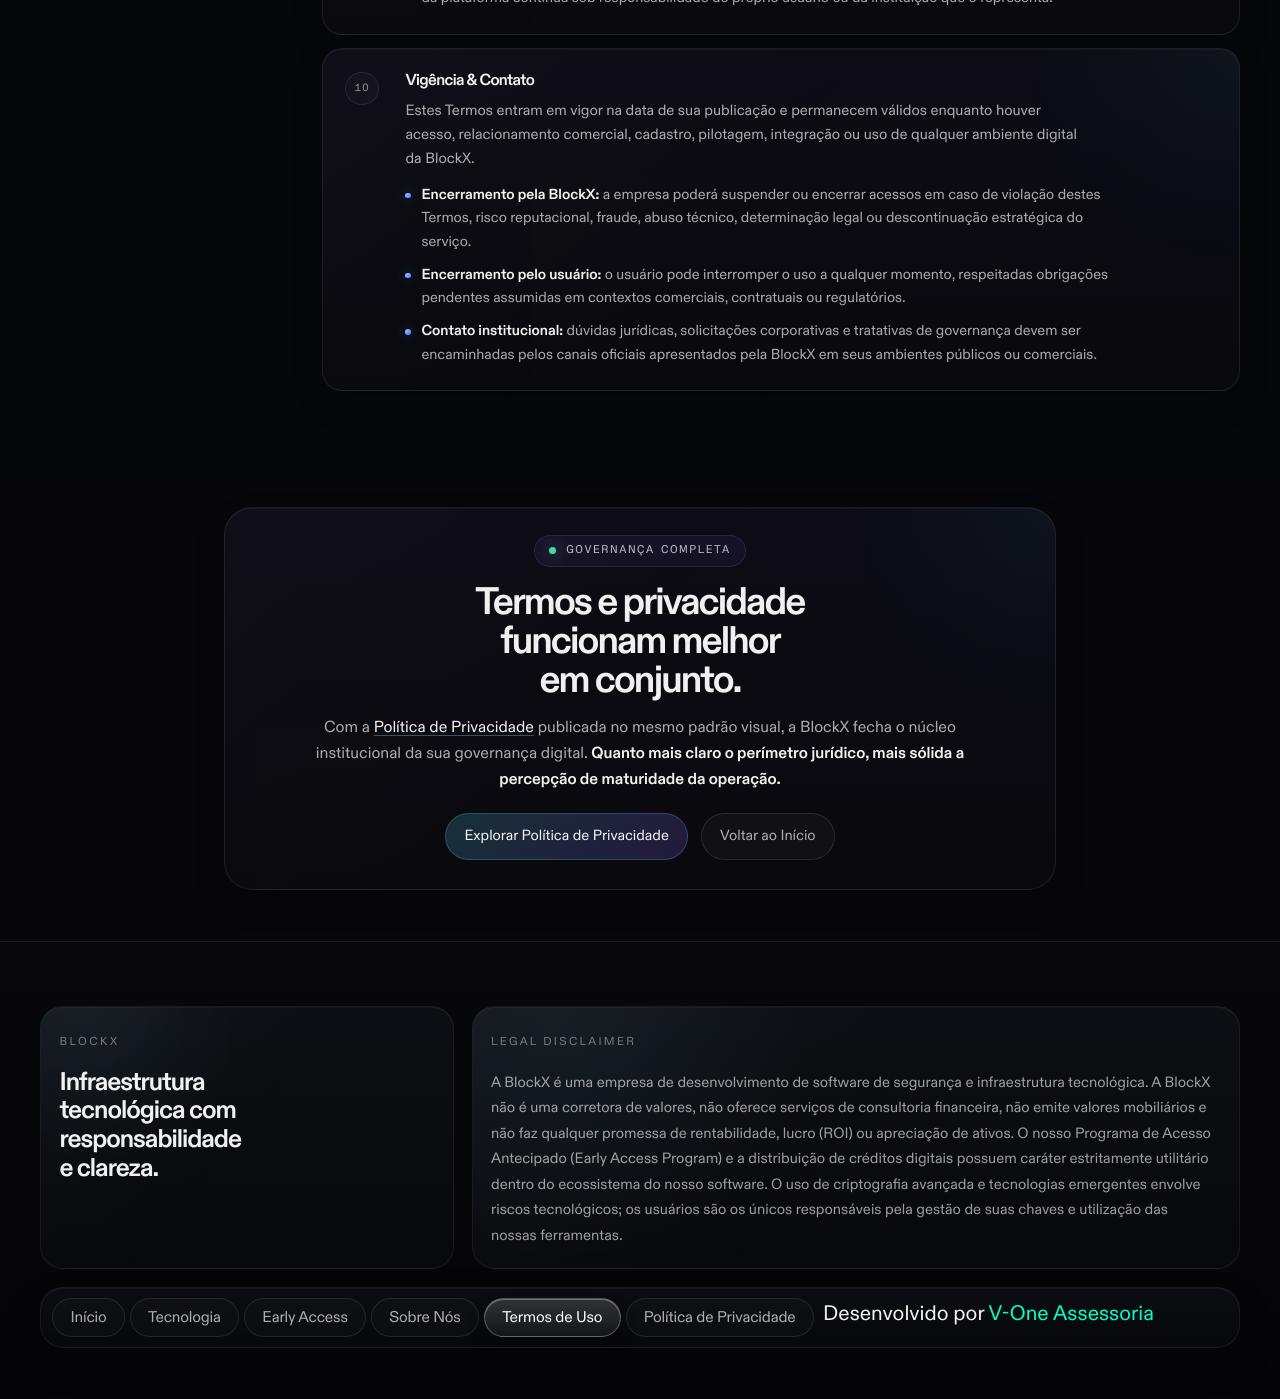
<file: termos-de-uso.html>
<!DOCTYPE html>
<html class="dark tw-dark" dir="ltr" lang="pt-BR" style="scroll-behavior: smooth;">
<head>
<meta charset="utf-8"/>
<meta content="width=device-width, initial-scale=1" name="viewport"/>
<meta content="#07060b" name="theme-color"/>
<link data-precedence="next" href="solana.com_pt/assets/ac2cd320dbbf7a24_ec1e7c90ec7a.css" rel="stylesheet"/>
<link data-precedence="next" href="solana.com_pt/assets/bee7d41f96551d3d_ee0231f0ab93.css" rel="stylesheet"/>
<title>Termos de Uso — BlockX</title>
<meta content="Termos de Uso da BlockX com diretrizes de acesso, responsabilidade, early access, privacidade e governança do ecossistema." name="description"/>
<link rel="icon" type="image/png" href="assets/imagens/logo-blockx-favicon.png"/>
<link rel="stylesheet" href="styles.css"/>
<link rel="stylesheet" href="site-header.css"/>
<link rel="stylesheet" href="termos.css"/>
<script defer src="site-header.js"></script>
</head>
<body class="terms-body terms-page">
<a class="terms-skip-link" href="#main-content">Pular para o conteúdo</a>

<header class="site-header">
  <div class="site-header__inner max-w-screen-2xl w-full mx-auto px-5 md:px-8 xl:px-10">
    <a class="site-header__brand" href="index.html#hero" aria-label="BlockX, ir para a página inicial">
      <span class="site-header__brand-mark" aria-hidden="true">
        <img src="assets/imagens/logo-blockx-xdegrade-semfundo.png" alt="" width="2400" height="600" decoding="async"/>
      </span>
    </a>

    <nav class="site-header__nav" aria-label="Navegação principal">
      <a class="site-header__nav-link" href="index.html#hero">Início</a>
      <a class="site-header__nav-link" href="tecnologia.html#hero">Tecnologia</a>
      <a class="site-header__nav-link" href="early-access.html#hero">Early Access</a>
      <a class="site-header__nav-link" href="sobre.html#hero">Sobre Nós</a>
    </nav>

    <div class="site-header__actions">
      <button class="site-header__search" type="button" aria-controls="site-command-palette" aria-haspopup="dialog" data-site-search-open>
        <svg class="site-header__search-icon" aria-hidden="true" viewBox="0 0 24 24" fill="none" xmlns="http://www.w3.org/2000/svg">
          <circle cx="11" cy="11" r="6.5" stroke="currentColor" stroke-width="1.8"/>
          <path d="m16 16 4.25 4.25" stroke="currentColor" stroke-width="1.8" stroke-linecap="round"/>
        </svg>
        <span class="site-header__search-text">Pesquisar páginas ou atalhos</span>
        <span class="site-header__search-shortcut" aria-hidden="true">Ctrl K</span>
      </button>

      <div class="site-header__locale" aria-label="Idioma atual: Português">
        <svg aria-hidden="true" viewBox="0 0 24 24" fill="none" xmlns="http://www.w3.org/2000/svg">
          <circle cx="12" cy="12" r="8.25" stroke="currentColor" stroke-width="1.5"/>
          <path d="M3.75 12H20.25M12 3.75C14.2 6.1 15.45 8.95 15.45 12C15.45 15.05 14.2 17.9 12 20.25M12 3.75C9.8 6.1 8.55 8.95 8.55 12C8.55 15.05 9.8 17.9 12 20.25" stroke="currentColor" stroke-width="1.5" stroke-linecap="round"/>
        </svg>
        <span>PT</span>
      </div>

      <button class="site-header__toggle" type="button" aria-label="Abrir menu principal" aria-controls="site-mobile-menu" aria-expanded="false">
        <span class="site-header__toggle-bar"></span>
        <span class="site-header__toggle-bar"></span>
        <span class="site-header__toggle-bar"></span>
      </button>
    </div>
  </div>

  <div class="site-header__mobile" id="site-mobile-menu" hidden>
    <div class="site-header__mobile-inner max-w-screen-2xl w-full mx-auto px-5 md:px-8 xl:px-10">
      <button class="site-header__mobile-search" type="button" data-site-search-open>
        <svg class="site-header__mobile-search-icon" aria-hidden="true" viewBox="0 0 24 24" fill="none" xmlns="http://www.w3.org/2000/svg">
          <circle cx="11" cy="11" r="6.5" stroke="currentColor" stroke-width="1.8"/>
          <path d="m16 16 4.25 4.25" stroke="currentColor" stroke-width="1.8" stroke-linecap="round"/>
        </svg>
        <span>Pesquisar páginas ou atalhos</span>
      </button>

      <nav class="site-header__mobile-nav" aria-label="Navegação principal mobile">
        <a class="site-header__mobile-link" href="index.html#hero">Início</a>
        <a class="site-header__mobile-link" href="tecnologia.html#hero">Tecnologia</a>
        <a class="site-header__mobile-link" href="early-access.html#hero">Early Access</a>
        <a class="site-header__mobile-link" href="sobre.html#hero">Sobre Nós</a>
      </nav>

      <a class="site-header__mobile-cta" href="early-access.html#hero">Garantir Acesso Antecipado</a>
    </div>
  </div>
</header>

<main id="main-content">
  <section class="terms-hero" id="hero" aria-labelledby="terms-title">
    <div class="terms-hero__bg" aria-hidden="true">
      <div class="terms-hero__grid"></div>
      <div class="terms-hero__particles">
        <span class="terms-hero__particle" style="left:8%;top:79%;animation-delay:0s;"></span>
        <span class="terms-hero__particle" style="left:17%;top:66%;animation-delay:1.4s;--p-color:var(--terms-violet);"></span>
        <span class="terms-hero__particle" style="left:29%;top:83%;animation-delay:0.8s;"></span>
        <span class="terms-hero__particle" style="left:38%;top:58%;animation-delay:2.7s;--p-color:var(--terms-emerald);"></span>
        <span class="terms-hero__particle" style="left:51%;top:31%;animation-delay:3.2s;--p-color:var(--terms-violet);"></span>
        <span class="terms-hero__particle" style="left:62%;top:72%;animation-delay:1.9s;"></span>
        <span class="terms-hero__particle" style="left:71%;top:44%;animation-delay:0.5s;--p-color:var(--terms-emerald);"></span>
        <span class="terms-hero__particle" style="left:82%;top:22%;animation-delay:3.5s;"></span>
        <span class="terms-hero__particle" style="left:91%;top:68%;animation-delay:1.2s;--p-color:var(--terms-violet);"></span>
      </div>
      <div class="terms-hero__scan-beam"></div>
      <div class="terms-hero__orb terms-hero__orb--violet"></div>
      <div class="terms-hero__orb terms-hero__orb--cyan"></div>
      <div class="terms-hero__noise"></div>
    </div>

    <div class="max-w-screen-2xl w-full mx-auto px-5 md:px-8 xl:px-10">
      <div class="terms-hero__layout">
        <article class="terms-hero__intro">
          <p class="terms-kicker"><span class="terms-kicker__dot" aria-hidden="true"></span>Termos de Uso</p>
          <h1 class="nd-heading-2xl terms-hero__title" id="terms-title">Termos claros para uma <span class="terms-hero__title-accent">infraestrutura de alta responsabilidade</span>.</h1>
          <p class="nd-body-xl terms-hero__lead">Este documento explica como acessar os ambientes BlockX, o que o produto entrega, o que ele não promete e quais responsabilidades permanecem com cada parte. A intenção é reduzir ruído, acelerar entendimento e dar segurança institucional desde o primeiro contato.</p>

          <div class="terms-hero__meta" aria-label="Informações rápidas sobre os Termos de Uso">
            <div class="terms-hero__meta-card">
              <span class="terms-hero__meta-label">Última Atualização</span>
              <time class="terms-hero__meta-value terms-hero__meta-value--numeric" datetime="2026-04-01">1 de abril de 2026</time>
            </div>
            <div class="terms-hero__meta-card">
              <span class="terms-hero__meta-label">Escopo</span>
              <strong class="terms-hero__meta-value">Site, software, convites comerciais e early access.</strong>
            </div>
            <div class="terms-hero__meta-card">
              <span class="terms-hero__meta-label">Posicionamento</span>
              <strong class="terms-hero__meta-value">Tecnologia utilitária, sem promessa financeira.</strong>
            </div>
            <div class="terms-hero__meta-card">
              <span class="terms-hero__meta-label">Leitura Recomendada</span>
              <strong class="terms-hero__meta-value">Jurídico, compliance, produto e liderança comercial.</strong>
            </div>
          </div>
        </article>

        <aside class="terms-hero__summary" aria-labelledby="terms-summary-title">
          <p class="terms-hero__summary-eyebrow">Resumo Executivo</p>
          <h2 class="terms-hero__summary-title" id="terms-summary-title">O que vale entender antes da leitura completa</h2>
          <p class="terms-hero__summary-copy">A BlockX opera em um contexto de segurança, produto e governança. Estes Termos deixam explícito onde começa a responsabilidade da plataforma e onde continua a responsabilidade do usuário ou da instituição cliente.</p>

          <ul class="terms-hero__summary-list">
            <li class="terms-hero__summary-item">
              <span class="terms-hero__summary-bullet" aria-hidden="true">01</span>
              <div>
                <strong>Define o perímetro do produto.</strong>
                <span>Mostra quais ambientes, materiais e programas estão sob o guarda-chuva BlockX.</span>
              </div>
            </li>
            <li class="terms-hero__summary-item">
              <span class="terms-hero__summary-bullet" aria-hidden="true">02</span>
              <div>
                <strong>Evita ruído sobre retorno financeiro.</strong>
                <span>Reforça que utilidade tecnológica não se confunde com promessa de lucro ou investimento.</span>
              </div>
            </li>
            <li class="terms-hero__summary-item">
              <span class="terms-hero__summary-bullet" aria-hidden="true">03</span>
              <div>
                <strong>Distribui responsabilidade com precisão.</strong>
                <span>Separa o que é obrigação da plataforma do que depende de conduta, credenciais e governança do usuário.</span>
              </div>
            </li>
            <li class="terms-hero__summary-item">
              <span class="terms-hero__summary-bullet" aria-hidden="true">04</span>
              <div>
                <strong>Prepara o terreno para escala institucional.</strong>
                <span>Cria base de transparência para demos, pilotos, acessos experimentais e futuras integrações.</span>
              </div>
            </li>
          </ul>
        </aside>
      </div>
    </div>
  </section>

  <section class="terms-signals" aria-labelledby="terms-signals-title">
    <div class="terms-signals__bg" aria-hidden="true">
      <div class="terms-signals__grid"></div>
      <div class="terms-signals__orb terms-signals__orb--emerald"></div>
      <div class="terms-signals__noise"></div>
    </div>

    <div class="max-w-screen-2xl w-full mx-auto px-5 md:px-8 xl:px-10">
      <div class="terms-section-head terms-section-head--centered">
        <p class="terms-section-head__eyebrow">Leitura Rápida</p>
        <h2 class="terms-section-head__title" id="terms-signals-title">Os princípios que orientam o uso da BlockX</h2>
        <p class="terms-section-head__copy">Se você precisa decidir rápido, estes quatro pontos concentram a essência do documento antes do detalhamento completo logo abaixo.</p>
      </div>
      <div class="terms-signals__cards">
        <article class="terms-signals__card">
          <span class="terms-signals__icon" aria-hidden="true">
            <svg viewBox="0 0 24 24" fill="none" xmlns="http://www.w3.org/2000/svg"><path d="M4 12h16M12 4v16" stroke="currentColor" stroke-width="1.8" stroke-linecap="round"/></svg>
          </span>
          <h3 class="terms-signals__title">Uso Estritamente Utilitário</h3>
          <p class="terms-signals__copy">A proposta da BlockX é operacional e tecnológica. A plataforma existe para proteção, automação, auditoria e infraestrutura de confiança.</p>
        </article>

        <article class="terms-signals__card">
          <span class="terms-signals__icon" aria-hidden="true">
            <svg viewBox="0 0 24 24" fill="none" xmlns="http://www.w3.org/2000/svg"><path d="M12 3 19 7v5c0 4.6-3 7.8-7 9-4-1.2-7-4.4-7-9V7l7-4Z" stroke="currentColor" stroke-width="1.8"/><path d="m9.4 12 1.8 1.8 3.6-4" stroke="currentColor" stroke-width="1.8" stroke-linecap="round" stroke-linejoin="round"/></svg>
          </span>
          <h3 class="terms-signals__title">Segurança Compartilhada</h3>
          <p class="terms-signals__copy">A BlockX protege a infraestrutura que controla. O usuário continua responsável por identidade, chaves, permissões e boas práticas de acesso.</p>
        </article>

        <article class="terms-signals__card">
          <span class="terms-signals__icon" aria-hidden="true">
            <svg viewBox="0 0 24 24" fill="none" xmlns="http://www.w3.org/2000/svg"><rect x="4" y="5" width="16" height="14" rx="2" stroke="currentColor" stroke-width="1.8"/><path d="M8 9h8M8 13h5" stroke="currentColor" stroke-width="1.8" stroke-linecap="round"/></svg>
          </span>
          <h3 class="terms-signals__title">Transparência Operacional</h3>
          <p class="terms-signals__copy">Recursos, acessos antecipados, pilotos e materiais técnicos podem evoluir, ser limitados ou descontinuados conforme estratégia, segurança ou compliance.</p>
        </article>

        <article class="terms-signals__card">
          <span class="terms-signals__icon" aria-hidden="true">
            <svg viewBox="0 0 24 24" fill="none" xmlns="http://www.w3.org/2000/svg"><path d="M12 3v18M6.4 6.8c1.1-1.1 3.1-1.8 5.6-1.8s4.5.7 5.6 1.8M6.4 17.2c1.1 1.1 3.1 1.8 5.6 1.8s4.5-.7 5.6-1.8" stroke="currentColor" stroke-width="1.8" stroke-linecap="round"/></svg>
          </span>
          <h3 class="terms-signals__title">Escala com Governança</h3>
          <p class="terms-signals__copy">Toda expansão institucional depende de critérios de elegibilidade, análise de risco e aderência às políticas internas e exigências regulatórias aplicáveis.</p>
        </article>
      </div>
    </div>
  </section>

  <section class="terms-content" aria-labelledby="terms-content-title">
    <div class="max-w-screen-2xl w-full mx-auto px-5 md:px-8 xl:px-10">
      <div class="terms-content__intro">
        <p class="terms-section-head__eyebrow">Documento Completo</p>
        <h2 class="terms-section-head__title" id="terms-content-title">Leitura estrutural para jurídico, produto, growth e segurança</h2>
        <p class="terms-section-head__copy">Organizamos o conteúdo em blocos curtos e navegáveis. O índice lateral ajuda a encontrar rapidamente o tema certo, enquanto os cards principais mantêm o texto em ritmo mais claro e menos denso.</p>
      </div>

      <div class="terms-layout">
        <aside class="terms-toc" aria-labelledby="terms-toc-title">
          <p class="terms-toc__eyebrow">Índice Estrutural</p>
          <h3 class="terms-toc__title" id="terms-toc-title">Navegue por bloco de decisão</h3>
          <p class="terms-toc__copy">Use o índice para ir direto ao ponto mais relevante da sua análise.</p>

          <nav class="terms-toc__nav" aria-label="Índice dos Termos de Uso">
            <a class="terms-toc__link" href="#escopo">Escopo & Aceitação</a>
            <a class="terms-toc__link" href="#natureza">Natureza do Produto</a>
            <a class="terms-toc__link" href="#early-access">Early Access & Créditos</a>
            <a class="terms-toc__link" href="#responsabilidades">Responsabilidades do Usuário</a>
            <a class="terms-toc__link" href="#custodia">Custódia & Credenciais</a>
            <a class="terms-toc__link" href="#privacidade">Privacidade & Dados</a>
            <a class="terms-toc__link" href="#propriedade">Propriedade Intelectual</a>
            <a class="terms-toc__link" href="#continuidade">Continuidade & Alterações</a>
            <a class="terms-toc__link" href="#responsabilidade-limitada">Limitação de Responsabilidade</a>
            <a class="terms-toc__link" href="#vigencia">Vigência & Contato</a>
          </nav>

          <p class="terms-toc__note">Base estratégica de comunicação jurídica. Antes da publicação final, recomenda-se revisão de um advogado da operação.</p>
        </aside>

        <div class="terms-article">
          <article class="terms-block" id="escopo">
            <span class="terms-block__index">01</span>
            <h2 class="terms-block__title">Escopo & Aceitação</h2>
            <p class="terms-block__copy">Ao acessar o site, solicitar contato comercial, consumir materiais técnicos, participar de demonstrações, entrar no Early Access Program ou utilizar qualquer ambiente digital da BlockX, o usuário declara que leu, compreendeu e concorda com estes Termos de Uso e com as políticas complementares publicadas pela empresa.</p>
            <ul class="terms-block__list">
              <li><strong>Escopo abrangido:</strong> páginas institucionais, assets de marca, formulários, pilotos, demonstrações, sandbox, software, APIs, integrações e materiais de apoio disponibilizados pela BlockX.</li>
              <li><strong>Aceitação contínua:</strong> a permanência no ambiente digital ou a continuidade no uso dos serviços após atualizações destes Termos será interpretada como concordância com a versão vigente.</li>
              <li><strong>Elegibilidade mínima:</strong> o usuário declara possuir capacidade civil e autorização necessária para atuar em nome próprio ou em nome da organização que representa.</li>
            </ul>
          </article>

          <article class="terms-block" id="natureza">
            <span class="terms-block__index">02</span>
            <h2 class="terms-block__title">Natureza do Produto</h2>
            <p class="terms-block__copy">A BlockX é uma empresa de tecnologia focada em segurança digital, infraestrutura proprietária, automação defensiva e arquitetura pós-quântica. Nada no ecossistema BlockX deve ser interpretado como intermediação financeira, consultoria de investimentos, promessa de rentabilidade, recomendação de compra ou oferta pública de valores mobiliários.</p>
            <ul class="terms-block__list">
              <li><strong>Posicionamento correto:</strong> a BlockX entrega software, protocolos, experiências e infraestrutura de confiança.</li>
              <li><strong>Sem promessa econômica:</strong> qualquer referência a eficiência, redução de risco ou ganho operacional não representa garantia de lucro, apreciação patrimonial ou performance de mercado.</li>
              <li><strong>Conteúdo informativo:</strong> materiais públicos, comparativos e demonstrações existem para educação comercial e técnica, não para substituir avaliação jurídica, financeira ou regulatória independente.</li>
            </ul>
          </article>

          <article class="terms-block" id="early-access">
            <span class="terms-block__index">03</span>
            <h2 class="terms-block__title">Early Access & Créditos Utilitários</h2>
            <p class="terms-block__copy">A participação no Early Access Program concede acesso antecipado, experimental e condicionado a funcionalidades selecionadas do ecossistema BlockX. Benefícios, créditos e permissões distribuídos nesse contexto possuem finalidade utilitária e operacional dentro do projeto.</p>
            <ul class="terms-block__list">
              <li><strong>Acesso experimental:</strong> a participação pode depender de fila, convite, aprovação interna ou critérios de perfil definidos pela BlockX.</li>
              <li><strong>Créditos de utilidade:</strong> quaisquer créditos, permissões ou benefícios distribuídos pela BlockX não representam ação, participação societária, rendimento financeiro, direito de resgate ou obrigação de liquidez.</li>
              <li><strong>Revisão de escopo:</strong> a BlockX pode ajustar regras, benefícios, limites e calendário do programa sempre que necessário para proteger segurança, produto ou compliance.</li>
            </ul>
          </article>

          <article class="terms-block" id="responsabilidades">
            <span class="terms-block__index">04</span>
            <h2 class="terms-block__title">Responsabilidades do Usuário</h2>
            <p class="terms-block__copy">O uso da infraestrutura BlockX pressupõe conduta diligente, boa-fé, respeito ao perímetro técnico do produto e compromisso com práticas seguras de acesso.</p>
            <ul class="terms-block__list">
              <li><strong>Informações corretas:</strong> o usuário deve fornecer dados verdadeiros, completos e atualizados em formulários, cadastros, onboarding e contatos comerciais.</li>
              <li><strong>Uso permitido:</strong> não é permitido explorar falhas, contornar restrições, realizar engenharia reversa não autorizada, automatizar abuso, degradar disponibilidade ou violar a segurança da plataforma.</li>
              <li><strong>Conformidade:</strong> o usuário é responsável por verificar se o uso do produto está em conformidade com leis, contratos, políticas internas e obrigações regulatórias que recaiam sobre sua atividade.</li>
            </ul>
            <p class="terms-block__callout">Se houver uso indevido, tentativa de fraude, comportamento abusivo, manipulação de fluxo ou risco operacional relevante, a BlockX poderá suspender acessos, limitar recursos ou encerrar a relação imediatamente.</p>
          </article>

          <article class="terms-block" id="custodia">
            <span class="terms-block__index">05</span>
            <h2 class="terms-block__title">Custódia & Credenciais</h2>
            <p class="terms-block__copy">Mesmo em arquiteturas híbridas, parte essencial da segurança continua dependendo da gestão adequada de credenciais, permissões, carteiras, chaves e integrações externas pelo próprio usuário ou pela instituição cliente.</p>
            <ul class="terms-block__list">
              <li><strong>Credenciais:</strong> login, MFA, frases de recuperação, chaves privadas, tokens e segredos de integração devem ser mantidos sob controle do usuário ou da organização responsável.</li>
              <li><strong>Terceiros:</strong> a BlockX não responde por indisponibilidade, falhas, incidentes, políticas ou vulnerabilidades de serviços externos integrados pelo usuário.</li>
              <li><strong>Ambiente operacional:</strong> o usuário também é responsável pela segurança do seu dispositivo, rede, equipe autorizada e processo interno de aprovação.</li>
            </ul>
          </article>

          <article class="terms-block" id="privacidade">
            <span class="terms-block__index">06</span>
            <h2 class="terms-block__title">Privacidade & Tratamento de Dados</h2>
            <p class="terms-block__copy">A BlockX pode coletar dados de navegação, contato, perfil comercial, comportamento de uso e telemetria técnica necessários para operação, segurança, prevenção a abuso, melhoria de produto e relacionamento institucional.</p>
            <ul class="terms-block__list">
              <li><strong>Base operacional:</strong> dados estritamente necessários podem ser tratados para viabilizar onboarding, suporte, autenticação, prevenção a fraude e proteção da infraestrutura.</li>
              <li><strong>Uso limitado:</strong> a BlockX busca tratar apenas o necessário para cumprir finalidade legítima, manter segurança e conduzir interações comerciais relevantes.</li>
              <li><strong>Compartilhamento controlado:</strong> informações podem ser compartilhadas com parceiros operacionais e fornecedores essenciais, sempre dentro do escopo necessário à entrega do serviço ou da relação institucional.</li>
            </ul>
          </article>

          <article class="terms-block" id="propriedade">
            <span class="terms-block__index">07</span>
            <h2 class="terms-block__title">Propriedade Intelectual & Uso de Marca</h2>
            <p class="terms-block__copy">Os elementos da BlockX, incluindo código, arquitetura, fluxos, documentação, naming, identidade visual, interfaces, textos, marcas, gráficos e materiais de apresentação, permanecem protegidos pelas normas aplicáveis de propriedade intelectual.</p>
            <ul class="terms-block__list">
              <li><strong>Licença implícita não existe:</strong> o acesso ao site ou a ambientes fechados não transfere titularidade nem autoriza exploração econômica da propriedade intelectual da BlockX.</li>
              <li><strong>Uso da marca:</strong> qualquer uso público da marca, da identidade ou de materiais da BlockX depende de autorização expressa, salvo nos limites legais de referência descritiva.</li>
              <li><strong>Restrições:</strong> é vedado copiar, redistribuir, sublicenciar, revender, replicar ou adaptar elementos do produto sem autorização formal.</li>
            </ul>
          </article>

          <article class="terms-block" id="continuidade">
            <span class="terms-block__index">08</span>
            <h2 class="terms-block__title">Continuidade & Alterações</h2>
            <p class="terms-block__copy">A BlockX poderá, a qualquer momento, atualizar interfaces, reorganizar fluxos, alterar funcionalidades, redefinir elegibilidade, pausar módulos, substituir tecnologias, encerrar ambientes experimentais ou modificar este documento para refletir a evolução do produto e do mercado.</p>
            <ul class="terms-block__list">
              <li><strong>Serviço dinâmico:</strong> ambientes de demonstração, testes e acesso antecipado podem sofrer mudanças frequentes sem aviso prévio específico.</li>
              <li><strong>Segurança em primeiro lugar:</strong> a empresa pode impor limites temporários, bloqueios, verificações adicionais ou interrupções programadas para preservar integridade operacional.</li>
              <li><strong>Versão vigente:</strong> sempre prevalece a versão mais recente publicada na página oficial de Termos de Uso.</li>
            </ul>
          </article>

          <article class="terms-block" id="responsabilidade-limitada">
            <span class="terms-block__index">09</span>
            <h2 class="terms-block__title">Limitação de Responsabilidade</h2>
            <p class="terms-block__copy">Na máxima extensão permitida pela legislação aplicável, a BlockX não será responsável por danos indiretos, lucros cessantes, perda de oportunidade, interrupção de negócio, volatilidade de mercado, falhas de terceiros, perda decorrente de má gestão de credenciais ou uso fora do escopo previsto.</p>
            <ul class="terms-block__list">
              <li><strong>Sem garantia absoluta:</strong> embora a BlockX desenvolva camadas avançadas de proteção, nenhum ambiente digital pode ser tratado como infalível ou imune a todo tipo de risco.</li>
              <li><strong>Dependências externas:</strong> conectividade, provedores, integradores, blockchains públicas, navegadores, carteiras e serviços adjacentes podem impactar a experiência sem que isso represente falha imputável à BlockX.</li>
              <li><strong>Decisões do usuário:</strong> toda decisão operacional, patrimonial, técnica ou regulatória tomada com base no uso da plataforma continua sob responsabilidade do próprio usuário ou da instituição que o representa.</li>
            </ul>
          </article>

          <article class="terms-block" id="vigencia">
            <span class="terms-block__index">10</span>
            <h2 class="terms-block__title">Vigência & Contato</h2>
            <p class="terms-block__copy">Estes Termos entram em vigor na data de sua publicação e permanecem válidos enquanto houver acesso, relacionamento comercial, cadastro, pilotagem, integração ou uso de qualquer ambiente digital da BlockX.</p>
            <ul class="terms-block__list">
              <li><strong>Encerramento pela BlockX:</strong> a empresa poderá suspender ou encerrar acessos em caso de violação destes Termos, risco reputacional, fraude, abuso técnico, determinação legal ou descontinuação estratégica do serviço.</li>
              <li><strong>Encerramento pelo usuário:</strong> o usuário pode interromper o uso a qualquer momento, respeitadas obrigações pendentes assumidas em contextos comerciais, contratuais ou regulatórios.</li>
              <li><strong>Contato institucional:</strong> dúvidas jurídicas, solicitações corporativas e tratativas de governança devem ser encaminhadas pelos canais oficiais apresentados pela BlockX em seus ambientes públicos ou comerciais.</li>
            </ul>
          </article>
        </div>
      </div>
    </div>
  </section>

  <section class="terms-cta" aria-labelledby="terms-cta-title">
    <div class="terms-cta__bg" aria-hidden="true">
      <div class="terms-cta__orb"></div>
      <div class="terms-cta__noise"></div>
    </div>

    <div class="max-w-screen-2xl w-full mx-auto px-5 md:px-8 xl:px-10">
      <div class="terms-cta__panel">
        <p class="terms-kicker"><span class="terms-kicker__dot" aria-hidden="true"></span>Governança Completa</p>
        <h2 class="terms-cta__title" id="terms-cta-title">Termos e privacidade funcionam melhor em conjunto.</h2>
        <p class="terms-cta__copy">Com a <a href="politica-de-privacidade.html#hero">Política de Privacidade</a> publicada no mesmo padrão visual, a BlockX fecha o núcleo institucional da sua governança digital. <strong>Quanto mais claro o perímetro jurídico, mais sólida a percepção de maturidade da operação.</strong></p>
        <div class="terms-cta__actions">
          <a class="terms-cta__primary" href="politica-de-privacidade.html#hero">Explorar Política de Privacidade</a>
          <a class="terms-cta__secondary" href="index.html#hero">Voltar ao Início</a>
        </div>
      </div>
    </div>
  </section>

  <footer class="tech-footer" id="footer">
    <div aria-hidden="true" class="tech-footer__bg">
      <div class="tech-footer__grid"></div>
    </div>

    <div class="max-w-screen-2xl w-full mx-auto px-5 md:px-8 xl:px-10">
      <div class="tech-footer__frame">
        <div class="tech-footer__brand tech-footer__card tech-footer__card--brand">
          <p class="tech-footer__eyebrow">BlockX</p>
          <h2 class="tech-footer__title">Infraestrutura tecnológica com responsabilidade e clareza.</h2>
        </div>

        <div class="tech-footer__legal tech-footer__card tech-footer__card--legal">
          <p class="tech-footer__label">Legal Disclaimer</p>
          <p class="tech-footer__copy">A BlockX é uma empresa de desenvolvimento de software de segurança e infraestrutura tecnológica. A BlockX não é uma corretora de valores, não oferece serviços de consultoria financeira, não emite valores mobiliários e não faz qualquer promessa de rentabilidade, lucro (ROI) ou apreciação de ativos. O nosso Programa de Acesso Antecipado (Early Access Program) e a distribuição de créditos digitais possuem caráter estritamente utilitário dentro do ecossistema do nosso software. O uso de criptografia avançada e tecnologias emergentes envolve riscos tecnológicos; os usuários são os únicos responsáveis pela gestão de suas chaves e utilização das nossas ferramentas.</p>
        </div>

        <div class="tech-footer__nav" role="group" aria-label="Links úteis e créditos">
          <nav aria-label="Links úteis" class="tech-footer__nav-list">
            <a class="tech-footer__link" href="index.html#hero">Início</a>
            <a class="tech-footer__link" href="tecnologia.html#hero">Tecnologia</a>
            <a class="tech-footer__link" href="early-access.html#hero">Early Access</a>
            <a class="tech-footer__link" href="sobre.html#hero">Sobre Nós</a>
            <a aria-current="page" class="tech-footer__link is-active" href="termos-de-uso.html#hero">Termos de Uso</a>
            <a class="tech-footer__link" href="politica-de-privacidade.html#hero">Política de Privacidade</a>
          </nav>
          <p class="tech-footer__nav-credit">Desenvolvido por <a class="tech-footer__nav-credit-link" href="https://portfolio.voneassessoria.com.br" rel="noopener noreferrer" target="_blank">V-One Assessoria</a></p>
        </div>
      </div>
    </div>
  </footer>
</main>

<script>
  (() => {
    const footerNav = document.querySelector(".tech-footer__nav");
    if (!footerNav) return;
    const links = Array.from(footerNav.querySelectorAll(".tech-footer__link"));
    if (!links.length) return;

    footerNav.addEventListener("click", (event) => {
      const target = event.target;
      if (!(target instanceof HTMLAnchorElement) || !target.classList.contains("tech-footer__link")) return;

      links.forEach((link) => {
        const isActive = link === target;
        link.classList.toggle("is-active", isActive);
        if (isActive) {
          link.setAttribute("aria-current", "page");
        } else {
          link.removeAttribute("aria-current");
        }
      });
    });
  })();
</script>
</body>
</html>
</file>
<file: solana.com_pt/assets/ac2cd320dbbf7a24_ec1e7c90ec7a.css>
*,:after,:before{--tw-border-spacing-x:0;--tw-border-spacing-y:0;--tw-translate-x:0;--tw-translate-y:0;--tw-rotate:0;--tw-skew-x:0;--tw-skew-y:0;--tw-scale-x:1;--tw-scale-y:1;--tw-pan-x: ;--tw-pan-y: ;--tw-pinch-zoom: ;--tw-scroll-snap-strictness:proximity;--tw-gradient-from-position: ;--tw-gradient-via-position: ;--tw-gradient-to-position: ;--tw-ordinal: ;--tw-slashed-zero: ;--tw-numeric-figure: ;--tw-numeric-spacing: ;--tw-numeric-fraction: ;--tw-ring-inset: ;--tw-ring-offset-width:0px;--tw-ring-offset-color:#fff;--tw-ring-color:rgb(59 130 246/0.5);--tw-ring-offset-shadow:0 0 #0000;--tw-ring-shadow:0 0 #0000;--tw-shadow:0 0 #0000;--tw-shadow-colored:0 0 #0000;--tw-blur: ;--tw-brightness: ;--tw-contrast: ;--tw-grayscale: ;--tw-hue-rotate: ;--tw-invert: ;--tw-saturate: ;--tw-sepia: ;--tw-drop-shadow: ;--tw-backdrop-blur: ;--tw-backdrop-brightness: ;--tw-backdrop-contrast: ;--tw-backdrop-grayscale: ;--tw-backdrop-hue-rotate: ;--tw-backdrop-invert: ;--tw-backdrop-opacity: ;--tw-backdrop-saturate: ;--tw-backdrop-sepia: ;--tw-contain-size: ;--tw-contain-layout: ;--tw-contain-paint: ;--tw-contain-style: }::backdrop{--tw-border-spacing-x:0;--tw-border-spacing-y:0;--tw-translate-x:0;--tw-translate-y:0;--tw-rotate:0;--tw-skew-x:0;--tw-skew-y:0;--tw-scale-x:1;--tw-scale-y:1;--tw-pan-x: ;--tw-pan-y: ;--tw-pinch-zoom: ;--tw-scroll-snap-strictness:proximity;--tw-gradient-from-position: ;--tw-gradient-via-position: ;--tw-gradient-to-position: ;--tw-ordinal: ;--tw-slashed-zero: ;--tw-numeric-figure: ;--tw-numeric-spacing: ;--tw-numeric-fraction: ;--tw-ring-inset: ;--tw-ring-offset-width:0px;--tw-ring-offset-color:#fff;--tw-ring-color:rgb(59 130 246/0.5);--tw-ring-offset-shadow:0 0 #0000;--tw-ring-shadow:0 0 #0000;--tw-shadow:0 0 #0000;--tw-shadow-colored:0 0 #0000;--tw-blur: ;--tw-brightness: ;--tw-contrast: ;--tw-grayscale: ;--tw-hue-rotate: ;--tw-invert: ;--tw-saturate: ;--tw-sepia: ;--tw-drop-shadow: ;--tw-backdrop-blur: ;--tw-backdrop-brightness: ;--tw-backdrop-contrast: ;--tw-backdrop-grayscale: ;--tw-backdrop-hue-rotate: ;--tw-backdrop-invert: ;--tw-backdrop-opacity: ;--tw-backdrop-saturate: ;--tw-backdrop-sepia: ;--tw-contain-size: ;--tw-contain-layout: ;--tw-contain-paint: ;--tw-contain-style: }/*
! tailwindcss v3.4.17 | MIT License | https://tailwindcss.com
*/*,:after,:before{box-sizing:border-box;border:0 solid #e5e7eb}:after,:before{--tw-content:""}:host,html{line-height:1.5;-webkit-text-size-adjust:100%;-moz-tab-size:4;-o-tab-size:4;tab-size:4;font-family:ui-sans-serif,system-ui,sans-serif,Apple Color Emoji,Segoe UI Emoji,Segoe UI Symbol,Noto Color Emoji;font-feature-settings:normal;font-variation-settings:normal;-webkit-tap-highlight-color:transparent}body{margin:0;line-height:inherit}hr{height:0;color:inherit;border-top-width:1px}abbr:where([title]){-webkit-text-decoration:underline dotted;text-decoration:underline dotted}h1,h2,h3,h4,h5,h6{font-size:inherit;font-weight:inherit}a{color:inherit;text-decoration:inherit}b,strong{font-weight:bolder}code,kbd,pre,samp{font-family:ui-monospace,SFMono-Regular,Menlo,Monaco,Consolas,Liberation Mono,Courier New,monospace;font-feature-settings:normal;font-variation-settings:normal;font-size:1em}small{font-size:80%}sub,sup{font-size:75%;line-height:0;position:relative;vertical-align:baseline}sub{bottom:-.25em}sup{top:-.5em}table{text-indent:0;border-color:inherit;border-collapse:collapse}button,input,optgroup,select,textarea{font-family:inherit;font-feature-settings:inherit;font-variation-settings:inherit;font-size:100%;font-weight:inherit;line-height:inherit;letter-spacing:inherit;color:inherit;margin:0;padding:0}button,select{text-transform:none}button,input:where([type=button]),input:where([type=reset]),input:where([type=submit]){-webkit-appearance:button;background-color:transparent;background-image:none}:-moz-focusring{outline:auto}:-moz-ui-invalid{box-shadow:none}progress{vertical-align:baseline}::-webkit-inner-spin-button,::-webkit-outer-spin-button{height:auto}[type=search]{-webkit-appearance:textfield;outline-offset:-2px}::-webkit-search-decoration{-webkit-appearance:none}::-webkit-file-upload-button{-webkit-appearance:button;font:inherit}summary{display:list-item}blockquote,dd,dl,figure,h1,h2,h3,h4,h5,h6,hr,p,pre{margin:0}fieldset{margin:0}fieldset,legend{padding:0}menu,ol,ul{list-style:none;margin:0;padding:0}dialog{padding:0}textarea{resize:vertical}input::-moz-placeholder,textarea::-moz-placeholder{opacity:1;color:#9ca3af}input::placeholder,textarea::placeholder{opacity:1;color:#9ca3af}[role=button],button{cursor:pointer}:disabled{cursor:default}audio,canvas,embed,iframe,img,object,svg,video{display:block;vertical-align:middle}img,video{max-width:100%;height:auto}[hidden]:where(:not([hidden=until-found])){display:none}:root{--radius:0.5rem}.h1,.h2,.h3,.h4,.h5,.h6{margin-bottom:.5rem;color:inherit}.h1{font-size:clamp(3.5rem,8vw,6rem);font-weight:700;line-height:100%;letter-spacing:-.03rem}.h2{font-size:clamp(2.625rem,8vw,4.5rem);letter-spacing:-.0425rem}.h2,.h3{font-weight:700;line-height:105%}.h3{font-size:clamp(2.25rem,8vw,3.5rem)}.h4{font-size:2.625rem;line-height:110%;letter-spacing:-1px}.h4,.h5{font-weight:700}.h5{font-size:1.75rem;line-height:118%}.h6{font-size:1.5rem;line-height:117%}.list-unstyled{padding-left:0;list-style:none}.smaller{font-size:1rem}.small{font-size:1.1rem}.clamp{font-size:clamp(1.125rem,8vw,1.3125rem)!important}.large{font-size:1.75rem!important;line-height:120%!important}.subdued{color:#c4c4c4}.form-control{border:1px solid #409088;display:block;width:100%;padding:.375rem .75rem;font-size:1rem;font-weight:400;line-height:1.5;-webkit-appearance:none;-moz-appearance:none;appearance:none;background-clip:padding-box;transition:border-color .15s ease-in-out,box-shadow .15s ease-in-out}[class*=aspect]{position:relative}[class*=aspect]>iframe{position:absolute;top:0;left:0;width:100%;height:100%}.btn{--btn-padding-x:0.75rem;--btn-padding-y:0.375rem;--btn-font-family: ;--btn-font-size:1rem;--btn-font-weight:400;--btn-line-height:1.5;--btn-color:#232323;--btn-bg:transparent;--btn-border-width:0px;--btn-border-color:transparent;--btn-border-radius:6px;--btn-hover-border-color:transparent;--btn-box-shadow:inset 0 1px 0 rgba(255,255,255,0.15),0 1px 1px rgba(35,35,35,0.075);--btn-disabled-opacity:0.65;--btn-focus-box-shadow:0 0 0 0.25rem rgba(var(--btn-focus-shadow-rgb),0.5);display:inline-block;padding:var(--btn-padding-y) var(--btn-padding-x);font-family:var(--btn-font-family);font-size:var(--btn-font-size);font-weight:var(--btn-font-weight);line-height:var(--btn-line-height);color:var(--btn-color);text-align:center;vertical-align:middle;cursor:pointer;-webkit-user-select:none;-moz-user-select:none;user-select:none;border:var(--btn-border-width) solid var(--btn-border-color);border-radius:var(--btn-border-radius);background-color:var(--btn-bg);transition:color .15s ease-in-out,background-color .15s ease-in-out,border-color .15s ease-in-out,box-shadow .15s ease-in-out}@media (prefers-reduced-motion:reduce){.btn{transition:none}}.btn:hover{color:var(--btn-hover-color);background-color:var(--btn-hover-bg);border-color:var(--btn-hover-border-color)}.btn:focus-visible{color:var(--btn-hover-color);background-color:var(--btn-hover-bg);border-color:var(--btn-hover-border-color);outline:0;box-shadow:var(--btn-focus-box-shadow)}.btn.active,.btn.show,.btn:first-child:active,:not(.btn-check)+.btn:active{color:var(--btn-active-color);background-color:var(--btn-active-bg);border-color:var(--btn-active-border-color)}.btn.\!show{color:var(--btn-active-color)!important;background-color:var(--btn-active-bg)!important;border-color:var(--btn-active-border-color)!important}.btn.active:focus-visible,.btn.show:focus-visible,.btn:first-child:active:focus-visible,:not(.btn-check)+.btn:active:focus-visible{box-shadow:var(--btn-focus-box-shadow)}.btn.\!show:focus-visible{box-shadow:var(--btn-focus-box-shadow)!important}.btn.disabled,.btn:disabled{color:var(--btn-disabled-color);pointer-events:none;background-color:var(--btn-disabled-bg);border-color:var(--btn-disabled-border-color);opacity:var(--btn-disabled-opacity)}.btn-link{--btn-font-weight:400;--btn-color:var(--link-color);--btn-bg:transparent;--btn-border-color:transparent;--btn-hover-color:var(--link-hover-color);--btn-hover-border-color:transparent;--btn-active-color:var(--link-hover-color);--btn-active-border-color:transparent;--btn-disabled-color:#86b8b6;--btn-disabled-border-color:transparent;--btn-box-shadow:0 0 0 #000;--btn-focus-shadow-rgb:5,222,166;text-decoration:none}.btn-link:focus-visible{color:var(--btn-color)}.btn-link:hover{color:var(--btn-hover-color)}.btn-sm{--btn-padding-y:0.25rem;--btn-padding-x:0.5rem;--btn-font-size:0.875rem;--btn-border-radius:var(--border-radius-sm)}.overflow-visible{overflow:visible!important}.link-unstyled,.link-unstyled:active,.link-unstyled:active:hover,.link-unstyled:focus,.link-unstyled:hover,.link-unstyled:visited{font-style:inherit;color:inherit;background-color:transparent;font-size:inherit;text-decoration:none;font-feature-settings:inherit;font-variant:inherit;font-weight:inherit;line-height:inherit;font-family:inherit;border-radius:inherit;outline:inherit;box-shadow:inherit;vertical-align:inherit}.container{width:100%}@media (min-width:640px){.container{max-width:640px}}@media (min-width:768px){.container{max-width:768px}}@media (min-width:1024px){.container{max-width:1024px}}@media (min-width:1280px){.container{max-width:1280px}}@media (min-width:1440px){.container{max-width:1440px}}.container,.container-fluid,.container-xl{width:100%;padding-right:20px;padding-left:20px;margin-right:auto;margin-left:auto}@media (min-width:576px){.container{max-width:540px!important}}@media (min-width:768px){.container{max-width:720px!important}}@media (min-width:992px){.container{max-width:960px!important}}@media (min-width:1280px){.container,.container-xl{max-width:1140px!important}}@media (min-width:1440px){.container,.container-xl{max-width:1141px!important}}@media (min-width:1441px){.container,.container-md,.container-xl,.container-xxl{max-width:1200px!important}.container-xxxl{max-width:1440px!important}}.sr-only{position:absolute;width:1px;height:1px;padding:0;margin:-1px;overflow:hidden;clip:rect(0,0,0,0);white-space:nowrap;border-width:0}.pointer-events-none{pointer-events:none}.pointer-events-auto{pointer-events:auto}.visible{visibility:visible}.invisible{visibility:hidden}.static{position:static}.fixed{position:fixed}.\!absolute{position:absolute!important}.absolute{position:absolute}.relative{position:relative}.sticky{position:sticky}.inset-0{inset:0}.inset-x-0{left:0;right:0}.-left-\[15\%\]{left:-15%}.-left-\[26px\]{left:-26px}.-top-\[6px\]{top:-6px}.bottom-0{bottom:0}.bottom-1{bottom:.25rem}.bottom-1\/4{bottom:25%}.bottom-2{bottom:.5rem}.bottom-4{bottom:1rem}.bottom-5{bottom:1.25rem}.bottom-8{bottom:2rem}.bottom-\[-100px\]{bottom:-100px}.bottom-\[-15\%\]{bottom:-15%}.bottom-\[-1px\]{bottom:-1px}.bottom-\[-23px\]{bottom:-23px}.bottom-\[-40px\]{bottom:-40px}.bottom-\[-4px\]{bottom:-4px}.left-0{left:0}.left-1{left:.25rem}.left-1\/2{left:50%}.left-1\/4{left:25%}.left-2{left:.5rem}.left-3{left:.75rem}.left-5{left:1.25rem}.left-\[-20\%\]{left:-20%}.left-\[-20px\]{left:-20px}.left-\[-220px\]{left:-220px}.left-\[-450px\]{left:-450px}.left-\[-470px\]{left:-470px}.left-\[10\.8\%\]{left:10.8%}.left-\[29\.3\%\]{left:29.3%}.left-\[40\%\]{left:40%}.left-\[50\%\]{left:50%}.left-\[7\.5\%\]{left:7.5%}.left-full{left:100%}.right-0{right:0}.right-1{right:.25rem}.right-1\/4{right:25%}.right-2{right:.5rem}.right-4{right:1rem}.right-8{right:2rem}.right-\[-1000px\]{right:-1000px}.right-\[-180px\]{right:-180px}.right-\[-20px\]{right:-20px}.right-\[-260px\]{right:-260px}.right-\[-300px\]{right:-300px}.right-\[-900px\]{right:-900px}.right-\[12\%\]{right:12%}.right-full{right:100%}.top-0{top:0}.top-1{top:.25rem}.top-1\/2{top:50%}.top-1\/4{top:25%}.top-20{top:5rem}.top-4{top:1rem}.top-\[-30\%\]{top:-30%}.top-\[-50\%\]{top:-50%}.top-\[-9\.5rem\]{top:-9.5rem}.top-\[1px\]{top:1px}.top-\[20\%\]{top:20%}.top-\[20px\]{top:20px}.top-\[22\.9\%\]{top:22.9%}.top-\[25\%\]{top:25%}.top-\[40\%\]{top:40%}.top-\[45px\]{top:45px}.top-\[50\%\]{top:50%}.top-\[60\%\]{top:60%}.top-\[65\.5\%\]{top:65.5%}.top-\[80px\]{top:80px}.top-\[calc\(100\%\+0\.5rem\)\]{top:calc(100% + .5rem)}.top-auto{top:auto}.top-full{top:100%}.-z-\[1\]{z-index:-1}.z-0{z-index:0}.z-10{z-index:10}.z-20{z-index:20}.z-50{z-index:50}.z-\[-1\]{z-index:-1}.z-\[100\]{z-index:100}.z-\[1\]{z-index:1}.z-\[3\]{z-index:3}.z-\[70\]{z-index:70}.col-span-1{grid-column:span 1/span 1}.col-span-12{grid-column:span 12/span 12}.col-span-2{grid-column:span 2/span 2}.col-span-3{grid-column:span 3/span 3}.col-span-4{grid-column:span 4/span 4}.col-span-full{grid-column:1/-1}.col-start-2{grid-column-start:2}.\!m-0{margin:0!important}.-m-1\.5{margin:-.375rem}.m-0{margin:0}.m-auto{margin:auto}.\!-mx-3{margin-left:-.75rem!important;margin-right:-.75rem!important}.-mx-1{margin-left:-.25rem;margin-right:-.25rem}.-mx-4{margin-left:-1rem;margin-right:-1rem}.-mx-5{margin-left:-1.25rem;margin-right:-1.25rem}.mx-0{margin-left:0;margin-right:0}.mx-1{margin-left:.25rem;margin-right:.25rem}.mx-2{margin-left:.5rem;margin-right:.5rem}.mx-4{margin-left:1rem;margin-right:1rem}.mx-8{margin-left:2rem;margin-right:2rem}.mx-auto{margin-left:auto;margin-right:auto}.my-0{margin-top:0;margin-bottom:0}.my-1{margin-top:.25rem;margin-bottom:.25rem}.my-10{margin-top:2.5rem;margin-bottom:2.5rem}.my-12{margin-top:3rem;margin-bottom:3rem}.my-2{margin-top:.5rem;margin-bottom:.5rem}.my-20{margin-top:5rem;margin-bottom:5rem}.my-32{margin-top:8rem;margin-bottom:8rem}.my-4{margin-top:1rem;margin-bottom:1rem}.my-6{margin-top:1.5rem;margin-bottom:1.5rem}.my-8{margin-top:2rem;margin-bottom:2rem}.\!mb-4{margin-bottom:1rem!important}.\!mr-0{margin-right:0!important}.\!mr-6{margin-right:1.5rem!important}.\!mr-8{margin-right:2rem!important}.\!mt-1{margin-top:.25rem!important}.-mb-1{margin-bottom:-.25rem}.-ml-2{margin-left:-.5rem}.-ml-4{margin-left:-1rem}.-ml-5{margin-left:-1.25rem}.-ml-6{margin-left:-1.5rem}.-ml-\[200px\]{margin-left:-200px}.-mr-2{margin-right:-.5rem}.-mr-3{margin-right:-.75rem}.-mr-5{margin-right:-1.25rem}.-mr-6{margin-right:-1.5rem}.-mt-0\.5{margin-top:-.125rem}.-mt-16{margin-top:-4rem}.-mt-20{margin-top:-5rem}.-mt-32{margin-top:-8rem}.-mt-4{margin-top:-1rem}.-mt-6{margin-top:-1.5rem}.-mt-\[300px\]{margin-top:-300px}.mb-0{margin-bottom:0}.mb-1{margin-bottom:.25rem}.mb-10{margin-bottom:2.5rem}.mb-12{margin-bottom:3rem}.mb-16{margin-bottom:4rem}.mb-2{margin-bottom:.5rem}.mb-20{margin-bottom:5rem}.mb-3{margin-bottom:.75rem}.mb-4{margin-bottom:1rem}.mb-5{margin-bottom:1.25rem}.mb-6{margin-bottom:1.5rem}.mb-8{margin-bottom:2rem}.mb-\[-10\%\]{margin-bottom:-10%}.mb-\[-1px\]{margin-bottom:-1px}.mb-\[2rem\]{margin-bottom:2rem}.mb-\[32px\]{margin-bottom:32px}.ml-1{margin-left:.25rem}.ml-2{margin-left:.5rem}.ml-3{margin-left:.75rem}.ml-4{margin-left:1rem}.ml-8{margin-left:2rem}.ml-\[-86px\]{margin-left:-86px}.ml-\[15px\]{margin-left:15px}.mr-0\.5{margin-right:.125rem}.mr-1{margin-right:.25rem}.mr-1\.5{margin-right:.375rem}.mr-2{margin-right:.5rem}.mr-2\.5{margin-right:.625rem}.mr-3{margin-right:.75rem}.mr-4{margin-right:1rem}.mr-6{margin-right:1.5rem}.mr-8{margin-right:2rem}.mr-\[-1px\]{margin-right:-1px}.mr-\[-30\%\]{margin-right:-30%}.mr-\[5px\]{margin-right:5px}.mr-\[7px\]{margin-right:7px}.mr-auto{margin-right:auto}.mt-0{margin-top:0}.mt-1{margin-top:.25rem}.mt-1\.5{margin-top:.375rem}.mt-10{margin-top:2.5rem}.mt-12{margin-top:3rem}.mt-16{margin-top:4rem}.mt-2{margin-top:.5rem}.mt-20{margin-top:5rem}.mt-3{margin-top:.75rem}.mt-32{margin-top:8rem}.mt-36{margin-top:9rem}.mt-4{margin-top:1rem}.mt-5{margin-top:1.25rem}.mt-6{margin-top:1.5rem}.mt-8{margin-top:2rem}.mt-\[-4px\]{margin-top:-4px}.mt-\[12px\]{margin-top:12px}.mt-\[1px\]{margin-top:1px}.mt-\[24px\]{margin-top:24px}.mt-\[25px\]{margin-top:25px}.mt-\[2px\]{margin-top:2px}.mt-\[32px\]{margin-top:32px}.mt-\[380px\]{margin-top:380px}.mt-\[3px\]{margin-top:3px}.mt-\[4\.5rem\]{margin-top:4.5rem}.mt-\[44px\]{margin-top:44px}.mt-\[52px\]{margin-top:52px}.mt-\[6px\]{margin-top:6px}.mt-auto{margin-top:auto}.box-border{box-sizing:border-box}.box-content{box-sizing:content-box}.line-clamp-2{-webkit-line-clamp:2}.line-clamp-2,.line-clamp-4{overflow:hidden;display:-webkit-box;-webkit-box-orient:vertical}.line-clamp-4{-webkit-line-clamp:4}.line-clamp-5{overflow:hidden;display:-webkit-box;-webkit-box-orient:vertical;-webkit-line-clamp:5}.block{display:block}.\!inline-block{display:inline-block!important}.inline-block{display:inline-block}.inline{display:inline}.flex{display:flex}.inline-flex{display:inline-flex}.table{display:table}.grid{display:grid}.contents{display:contents}.\!hidden{display:none!important}.hidden{display:none}.aspect-\[1344\/797\]{aspect-ratio:1344/797}.aspect-\[16\/9\]{aspect-ratio:16/9}.aspect-\[36\/31\]{aspect-ratio:36/31}.aspect-\[4\/3\]{aspect-ratio:4/3}.aspect-\[40\/39\]{aspect-ratio:40/39}.aspect-\[5\/4\]{aspect-ratio:5/4}.aspect-\[525\/297\]{aspect-ratio:525/297}.aspect-\[960\/830\]{aspect-ratio:960/830}.aspect-square{aspect-ratio:1/1}.aspect-video{aspect-ratio:16/9}.\!size-5{width:1.25rem!important;height:1.25rem!important}.\!size-6{width:1.5rem!important;height:1.5rem!important}.\!size-8{width:2rem!important;height:2rem!important}.\!size-\[16px\]{width:16px!important;height:16px!important}.size-10{width:2.5rem;height:2.5rem}.size-14{width:3.5rem;height:3.5rem}.size-3{width:.75rem;height:.75rem}.size-4{width:1rem;height:1rem}.size-5{width:1.25rem;height:1.25rem}.size-6{width:1.5rem;height:1.5rem}.size-7{width:1.75rem;height:1.75rem}.size-8{width:2rem;height:2rem}.size-9{width:2.25rem;height:2.25rem}.size-\[108px\]{width:108px;height:108px}.size-\[20px\]{width:20px;height:20px}.size-\[24px\]{width:24px;height:24px}.size-\[2px\]{width:2px;height:2px}.\!h-10{height:2.5rem!important}.\!h-14{height:3.5rem!important}.\!h-4{height:1rem!important}.\!h-auto{height:auto!important}.h-0{height:0}.h-0\.5{height:.125rem}.h-1{height:.25rem}.h-1\.5{height:.375rem}.h-1\/2{height:50%}.h-10{height:2.5rem}.h-11{height:2.75rem}.h-12{height:3rem}.h-14{height:3.5rem}.h-16{height:4rem}.h-2{height:.5rem}.h-2\.5{height:.625rem}.h-20{height:5rem}.h-3{height:.75rem}.h-3\.5{height:.875rem}.h-32{height:8rem}.h-4{height:1rem}.h-4\/5{height:80%}.h-48{height:12rem}.h-5{height:1.25rem}.h-6{height:1.5rem}.h-64{height:16rem}.h-7{height:1.75rem}.h-72{height:18rem}.h-8{height:2rem}.h-9{height:2.25rem}.h-96{height:24rem}.h-\[1\.5rem\]{height:1.5rem}.h-\[100px\]{height:100px}.h-\[10px\]{height:10px}.h-\[120px\]{height:120px}.h-\[126px\]{height:126px}.h-\[1340px\]{height:1340px}.h-\[142px\]{height:142px}.h-\[143px\]{height:143px}.h-\[145px\]{height:145px}.h-\[150px\]{height:150px}.h-\[15px\]{height:15px}.h-\[160px\]{height:160px}.h-\[17px\]{height:17px}.h-\[180px\]{height:180px}.h-\[1em\]{height:1em}.h-\[248px\]{height:248px}.h-\[28px\]{height:28px}.h-\[290px\]{height:290px}.h-\[2px\]{height:2px}.h-\[300px\]{height:300px}.h-\[36px\]{height:36px}.h-\[400px\]{height:400px}.h-\[40px\]{height:40px}.h-\[46px\]{height:46px}.h-\[50px\]{height:50px}.h-\[520px\]{height:520px}.h-\[600px\]{height:600px}.h-\[672px\]{height:672px}.h-\[72px\]{height:72px}.h-\[73px\]{height:73px}.h-\[80\%\]{height:80%}.h-\[900px\]{height:900px}.h-\[var\(--radix-navigation-menu-viewport-height\)\]{height:var(--radix-navigation-menu-viewport-height)}.h-\[var\(--radix-select-trigger-height\)\]{height:var(--radix-select-trigger-height)}.h-auto{height:auto}.h-full{height:100%}.h-px{height:1px}.max-h-0{max-height:0}.max-h-12{max-height:3rem}.max-h-20{max-height:5rem}.max-h-8{max-height:2rem}.max-h-96{max-height:24rem}.max-h-\[--radix-select-content-available-height\]{max-height:var(--radix-select-content-available-height)}.max-h-\[400px\]{max-height:400px}.max-h-\[50vh\]{max-height:50vh}.max-h-\[80vh\]{max-height:80vh}.max-h-\[85vh\]{max-height:85vh}.max-h-\[90vh\]{max-height:90vh}.max-h-\[95vh\]{max-height:95vh}.max-h-full{max-height:100%}.min-h-12{min-height:3rem}.min-h-16{min-height:4rem}.min-h-\[180px\]{min-height:180px}.min-h-\[280px\]{min-height:280px}.min-h-\[300px\]{min-height:300px}.min-h-\[30rem\]{min-height:30rem}.min-h-\[471px\]{min-height:471px}.min-h-\[520px\]{min-height:520px}.min-h-\[60vh\]{min-height:60vh}.min-h-\[700px\]{min-height:700px}.min-h-\[70px\]{min-height:70px}.min-h-\[844px\]{min-height:844px}.min-h-\[calc\(100vh-70px\)\]{min-height:calc(100vh - 70px)}.min-h-\[calc\(100vh-75\.4px\)\]{min-height:calc(100vh - 75.4px)}.min-h-screen{min-height:100vh}.\!w-10{width:2.5rem!important}.\!w-14{width:3.5rem!important}.\!w-4{width:1rem!important}.\!w-auto{width:auto!important}.w-0{width:0}.w-1\/2{width:50%}.w-10{width:2.5rem}.w-11{width:2.75rem}.w-12{width:3rem}.w-16{width:4rem}.w-2{width:.5rem}.w-2\.5{width:.625rem}.w-2\/3{width:66.666667%}.w-2\/5{width:40%}.w-20{width:5rem}.w-24{width:6rem}.w-3{width:.75rem}.w-3\.5{width:.875rem}.w-3\/4{width:75%}.w-32{width:8rem}.w-4{width:1rem}.w-4\/5{width:80%}.w-40{width:10rem}.w-5{width:1.25rem}.w-6{width:1.5rem}.w-64{width:16rem}.w-7{width:1.75rem}.w-8{width:2rem}.w-96{width:24rem}.w-\[1\.5rem\]{width:1.5rem}.w-\[104px\]{width:104px}.w-\[107px\]{width:107px}.w-\[10px\]{width:10px}.w-\[1158px\]{width:1158px}.w-\[1195px\]{width:1195px}.w-\[120px\]{width:120px}.w-\[140\%\]{width:140%}.w-\[15px\]{width:15px}.w-\[160px\]{width:160px}.w-\[18\%\]{width:18%}.w-\[180px\]{width:180px}.w-\[1em\]{width:1em}.w-\[21\.8\%\]{width:21.8%}.w-\[220\%\]{width:220%}.w-\[2340px\]{width:2340px}.w-\[248px\]{width:248px}.w-\[260px\]{width:260px}.w-\[2px\]{width:2px}.w-\[320px\]{width:320px}.w-\[340px\]{width:340px}.w-\[35\%\]{width:35%}.w-\[350px\]{width:350px}.w-\[370px\]{width:370px}.w-\[398px\]{width:398px}.w-\[400px\]{width:400px}.w-\[472px\]{width:472px}.w-\[480px\]{width:480px}.w-\[50px\]{width:50px}.w-\[526px\]{width:526px}.w-\[585px\]{width:585px}.w-\[60\%\]{width:60%}.w-\[65\%\]{width:65%}.w-\[692px\]{width:692px}.w-\[706px\]{width:706px}.w-\[71px\]{width:71px}.w-\[72px\]{width:72px}.w-\[74px\]{width:74px}.w-\[80px\]{width:80px}.w-\[calc\(100\%\+86px\)\]{width:calc(100% + 86px)}.w-\[calc\(100vw-32px\)\]{width:calc(100vw - 32px)}.w-auto{width:auto}.w-fit{width:-moz-fit-content;width:fit-content}.w-full{width:100%}.w-max{width:-moz-max-content;width:max-content}.w-px{width:1px}.min-w-0{min-width:0}.min-w-10{min-width:2.5rem}.min-w-11{min-width:2.75rem}.min-w-9{min-width:2.25rem}.min-w-\[100px\]{min-width:100px}.min-w-\[200px\]{min-width:200px}.min-w-\[240px\]{min-width:240px}.min-w-\[280px\]{min-width:280px}.min-w-\[300px\]{min-width:300px}.min-w-\[8rem\]{min-width:8rem}.min-w-\[var\(--radix-select-trigger-width\)\]{min-width:var(--radix-select-trigger-width)}.max-w-2xl{max-width:42rem}.max-w-3xl{max-width:48rem}.max-w-4xl{max-width:56rem}.max-w-5xl{max-width:64rem}.max-w-6xl{max-width:72rem}.max-w-7xl{max-width:80rem}.max-w-\[11rem\]{max-width:11rem}.max-w-\[140px\]{max-width:140px}.max-w-\[1440px\]{max-width:1440px}.max-w-\[170px\]{max-width:170px}.max-w-\[1828px\]{max-width:1828px}.max-w-\[200px\]{max-width:200px}.max-w-\[420px\]{max-width:420px}.max-w-\[450px\]{max-width:450px}.max-w-\[480px\]{max-width:480px}.max-w-\[546px\]{max-width:546px}.max-w-\[558px\]{max-width:558px}.max-w-\[600px\]{max-width:600px}.max-w-\[674px\]{max-width:674px}.max-w-\[680px\]{max-width:680px}.max-w-\[calc\(100\%-2rem\)\]{max-width:calc(100% - 2rem)}.max-w-full{max-width:100%}.max-w-lg{max-width:32rem}.max-w-max{max-width:-moz-max-content;max-width:max-content}.max-w-md{max-width:28rem}.max-w-none{max-width:none}.max-w-screen-2xl{max-width:1440px}.max-w-xl{max-width:36rem}.max-w-xs{max-width:20rem}.flex-1{flex:1 1}.flex-shrink{flex-shrink:1}.flex-shrink-0{flex-shrink:0}.shrink{flex-shrink:1}.shrink-0{flex-shrink:0}.\!flex-grow-\[2\]{flex-grow:2!important}.flex-grow{flex-grow:1}.\!grow-0{flex-grow:0!important}.grow{flex-grow:1}.grow-0{flex-grow:0}.basis-0{flex-basis:0px}.\!translate-x-0{--tw-translate-x:0px!important}.\!translate-x-0,.\!translate-y-0{transform:translate(var(--tw-translate-x),var(--tw-translate-y)) rotate(var(--tw-rotate)) skewX(var(--tw-skew-x)) skewY(var(--tw-skew-y)) scaleX(var(--tw-scale-x)) scaleY(var(--tw-scale-y))!important}.\!translate-y-0{--tw-translate-y:0px!important}.-translate-x-1\/2{--tw-translate-x:-50%}.-translate-x-1\/2,.-translate-y-1\/2{transform:translate(var(--tw-translate-x),var(--tw-translate-y)) rotate(var(--tw-rotate)) skewX(var(--tw-skew-x)) skewY(var(--tw-skew-y)) scaleX(var(--tw-scale-x)) scaleY(var(--tw-scale-y))}.-translate-y-1\/2{--tw-translate-y:-50%}.-translate-y-\[6px\]{--tw-translate-y:-6px}.-translate-y-\[6px\],.translate-x-0{transform:translate(var(--tw-translate-x),var(--tw-translate-y)) rotate(var(--tw-rotate)) skewX(var(--tw-skew-x)) skewY(var(--tw-skew-y)) scaleX(var(--tw-scale-x)) scaleY(var(--tw-scale-y))}.translate-x-0{--tw-translate-x:0px}.translate-x-4{--tw-translate-x:1rem}.translate-x-4,.translate-x-\[-50\%\]{transform:translate(var(--tw-translate-x),var(--tw-translate-y)) rotate(var(--tw-rotate)) skewX(var(--tw-skew-x)) skewY(var(--tw-skew-y)) scaleX(var(--tw-scale-x)) scaleY(var(--tw-scale-y))}.translate-x-\[-50\%\]{--tw-translate-x:-50%}.translate-y-0{--tw-translate-y:0px}.translate-y-0,.translate-y-0\.5{transform:translate(var(--tw-translate-x),var(--tw-translate-y)) rotate(var(--tw-rotate)) skewX(var(--tw-skew-x)) skewY(var(--tw-skew-y)) scaleX(var(--tw-scale-x)) scaleY(var(--tw-scale-y))}.translate-y-0\.5{--tw-translate-y:0.125rem}.translate-y-8{--tw-translate-y:2rem}.translate-y-8,.translate-y-\[-50\%\]{transform:translate(var(--tw-translate-x),var(--tw-translate-y)) rotate(var(--tw-rotate)) skewX(var(--tw-skew-x)) skewY(var(--tw-skew-y)) scaleX(var(--tw-scale-x)) scaleY(var(--tw-scale-y))}.translate-y-\[-50\%\]{--tw-translate-y:-50%}.translate-y-\[6px\]{--tw-translate-y:6px}.-rotate-45,.translate-y-\[6px\]{transform:translate(var(--tw-translate-x),var(--tw-translate-y)) rotate(var(--tw-rotate)) skewX(var(--tw-skew-x)) skewY(var(--tw-skew-y)) scaleX(var(--tw-scale-x)) scaleY(var(--tw-scale-y))}.-rotate-45{--tw-rotate:-45deg}.-rotate-90{--tw-rotate:-90deg}.-rotate-90,.rotate-180{transform:translate(var(--tw-translate-x),var(--tw-translate-y)) rotate(var(--tw-rotate)) skewX(var(--tw-skew-x)) skewY(var(--tw-skew-y)) scaleX(var(--tw-scale-x)) scaleY(var(--tw-scale-y))}.rotate-180{--tw-rotate:180deg}.rotate-45{--tw-rotate:45deg}.rotate-45,.rotate-\[-45deg\]{transform:translate(var(--tw-translate-x),var(--tw-translate-y)) rotate(var(--tw-rotate)) skewX(var(--tw-skew-x)) skewY(var(--tw-skew-y)) scaleX(var(--tw-scale-x)) scaleY(var(--tw-scale-y))}.rotate-\[-45deg\]{--tw-rotate:-45deg}.transform{transform:translate(var(--tw-translate-x),var(--tw-translate-y)) rotate(var(--tw-rotate)) skewX(var(--tw-skew-x)) skewY(var(--tw-skew-y)) scaleX(var(--tw-scale-x)) scaleY(var(--tw-scale-y))}.transform-gpu{transform:translate3d(var(--tw-translate-x),var(--tw-translate-y),0) rotate(var(--tw-rotate)) skewX(var(--tw-skew-x)) skewY(var(--tw-skew-y)) scaleX(var(--tw-scale-x)) scaleY(var(--tw-scale-y))}@keyframes spin{to{transform:rotate(1turn)}}.animate-spin{animation:spin 1s linear infinite}.cursor-default{cursor:default}.cursor-grab{cursor:grab}.cursor-not-allowed{cursor:not-allowed}.cursor-pointer{cursor:pointer}.cursor-text{cursor:text}.select-none{-webkit-user-select:none;-moz-user-select:none;user-select:none}.resize{resize:both}.scroll-mt-\[72px\]{scroll-margin-top:72px}.list-none{list-style-type:none}.appearance-none{-webkit-appearance:none;-moz-appearance:none;appearance:none}.grid-cols-1{grid-template-columns:repeat(1,minmax(0,1fr))}.grid-cols-12{grid-template-columns:repeat(12,minmax(0,1fr))}.grid-cols-2{grid-template-columns:repeat(2,minmax(0,1fr))}.grid-cols-3{grid-template-columns:repeat(3,minmax(0,1fr))}.grid-cols-4{grid-template-columns:repeat(4,minmax(0,1fr))}.grid-rows-2{grid-template-rows:repeat(2,minmax(0,1fr))}.flex-row{flex-direction:row}.flex-col{flex-direction:column}.flex-col-reverse{flex-direction:column-reverse}.flex-wrap{flex-wrap:wrap}.flex-nowrap{flex-wrap:nowrap}.content-stretch{align-content:stretch}.items-start{align-items:flex-start}.items-end{align-items:flex-end}.items-center{align-items:center}.items-stretch{align-items:stretch}.\!justify-start{justify-content:flex-start!important}.justify-start{justify-content:flex-start}.justify-end{justify-content:flex-end}.justify-center{justify-content:center}.justify-between{justify-content:space-between}.justify-evenly{justify-content:space-evenly}.justify-stretch{justify-content:stretch}.justify-items-center{justify-items:center}.gap-0{gap:0}.gap-0\.5{gap:.125rem}.gap-1{gap:.25rem}.gap-1\.5{gap:.375rem}.gap-10{gap:2.5rem}.gap-12{gap:3rem}.gap-2{gap:.5rem}.gap-2\.5{gap:.625rem}.gap-3{gap:.75rem}.gap-4{gap:1rem}.gap-5{gap:1.25rem}.gap-6{gap:1.5rem}.gap-8{gap:2rem}.gap-\[12px\]{gap:12px}.gap-\[18px\]{gap:18px}.gap-\[30px\]{gap:30px}.gap-\[52px\]{gap:52px}.gap-\[8px\]{gap:8px}.gap-x-10{-moz-column-gap:2.5rem;column-gap:2.5rem}.gap-x-16{-moz-column-gap:4rem;column-gap:4rem}.gap-x-3{-moz-column-gap:.75rem;column-gap:.75rem}.gap-x-4{-moz-column-gap:1rem;column-gap:1rem}.gap-x-5{-moz-column-gap:1.25rem;column-gap:1.25rem}.gap-x-6{-moz-column-gap:1.5rem;column-gap:1.5rem}.gap-x-8{-moz-column-gap:2rem;column-gap:2rem}.gap-x-\[0\.8em\]{-moz-column-gap:.8em;column-gap:.8em}.gap-y-10{row-gap:2.5rem}.gap-y-12{row-gap:3rem}.gap-y-16{row-gap:4rem}.gap-y-5{row-gap:1.25rem}.gap-y-6{row-gap:1.5rem}.gap-y-8{row-gap:2rem}.space-x-3>:not([hidden])~:not([hidden]){--tw-space-x-reverse:0;margin-right:calc(.75rem * var(--tw-space-x-reverse));margin-left:calc(.75rem * calc(1 - var(--tw-space-x-reverse)))}.space-y-1>:not([hidden])~:not([hidden]){--tw-space-y-reverse:0;margin-top:calc(.25rem * calc(1 - var(--tw-space-y-reverse)));margin-bottom:calc(.25rem * var(--tw-space-y-reverse))}.space-y-1\.5>:not([hidden])~:not([hidden]){--tw-space-y-reverse:0;margin-top:calc(.375rem * calc(1 - var(--tw-space-y-reverse)));margin-bottom:calc(.375rem * var(--tw-space-y-reverse))}.space-y-2>:not([hidden])~:not([hidden]){--tw-space-y-reverse:0;margin-top:calc(.5rem * calc(1 - var(--tw-space-y-reverse)));margin-bottom:calc(.5rem * var(--tw-space-y-reverse))}.space-y-3>:not([hidden])~:not([hidden]){--tw-space-y-reverse:0;margin-top:calc(.75rem * calc(1 - var(--tw-space-y-reverse)));margin-bottom:calc(.75rem * var(--tw-space-y-reverse))}.space-y-4>:not([hidden])~:not([hidden]){--tw-space-y-reverse:0;margin-top:calc(1rem * calc(1 - var(--tw-space-y-reverse)));margin-bottom:calc(1rem * var(--tw-space-y-reverse))}.space-y-6>:not([hidden])~:not([hidden]){--tw-space-y-reverse:0;margin-top:calc(1.5rem * calc(1 - var(--tw-space-y-reverse)));margin-bottom:calc(1.5rem * var(--tw-space-y-reverse))}.space-y-8>:not([hidden])~:not([hidden]){--tw-space-y-reverse:0;margin-top:calc(2rem * calc(1 - var(--tw-space-y-reverse)));margin-bottom:calc(2rem * var(--tw-space-y-reverse))}.divide-x>:not([hidden])~:not([hidden]){--tw-divide-x-reverse:0;border-right-width:calc(1px * var(--tw-divide-x-reverse));border-left-width:calc(1px * calc(1 - var(--tw-divide-x-reverse)))}.divide-y-\[1px\]>:not([hidden])~:not([hidden]),.divide-y>:not([hidden])~:not([hidden]){--tw-divide-y-reverse:0;border-top-width:calc(1px * calc(1 - var(--tw-divide-y-reverse)));border-bottom-width:calc(1px * var(--tw-divide-y-reverse))}.divide-\[rgba\(238\2c 228\2c 255\2c 0\.04\)\]>:not([hidden])~:not([hidden]){border-color:rgba(238,228,255,.04)}.divide-nd-border-light>:not([hidden])~:not([hidden]){border-color:#ECE4FD1F}.divide-white\/10>:not([hidden])~:not([hidden]){border-color:rgb(255 255 255/.1)}.self-start{align-self:flex-start}.self-end{align-self:flex-end}.self-center{align-self:center}.overflow-auto{overflow:auto}.overflow-hidden{overflow:hidden}.overflow-clip{overflow:clip}.overflow-visible{overflow:visible}.overflow-scroll{overflow:scroll}.overflow-x-auto{overflow-x:auto}.overflow-y-auto{overflow-y:auto}.overflow-x-hidden{overflow-x:hidden}.truncate{overflow:hidden;text-overflow:ellipsis}.truncate,.whitespace-nowrap{white-space:nowrap}.whitespace-pre-line{white-space:pre-line}.text-nowrap{text-wrap:nowrap}.break-words{overflow-wrap:break-word}.\!rounded-\[47px\]{border-radius:47px!important}.\!rounded-full{border-radius:9999px!important}.\!rounded-none{border-radius:0!important}.rounded{border-radius:.25rem}.rounded-2xl{border-radius:1rem}.rounded-3xl{border-radius:1.5rem}.rounded-\[0\.25rem\]{border-radius:.25rem}.rounded-\[0\.5rem\]{border-radius:.5rem}.rounded-\[12px\]{border-radius:12px}.rounded-\[15px\]{border-radius:15px}.rounded-\[2\.25rem\]{border-radius:2.25rem}.rounded-\[2px\]{border-radius:2px}.rounded-\[800px\]{border-radius:800px}.rounded-\[inherit\]{border-radius:inherit}.rounded-full{border-radius:9999px}.rounded-lg{border-radius:var(--radius)}.rounded-md{border-radius:calc(var(--radius) - 2px)}.rounded-none{border-radius:0}.rounded-sm{border-radius:calc(var(--radius) - 4px)}.rounded-xl{border-radius:.75rem}.rounded-bl-xl{border-bottom-left-radius:.75rem}.rounded-br-xl{border-bottom-right-radius:.75rem}.rounded-tl-sm{border-top-left-radius:calc(var(--radius) - 4px)}.rounded-tl-xl{border-top-left-radius:.75rem}.rounded-tr-xl{border-top-right-radius:.75rem}.\!border{border-width:1px!important}.border{border-width:1px}.border-0{border-width:0}.border-2{border-width:2px}.border-\[0px\]{border-width:0}.border-\[1px\]{border-width:1px}.border-x{border-left-width:1px;border-right-width:1px}.border-y{border-top-width:1px;border-bottom-width:1px}.\!border-t-0{border-top-width:0!important}.border-b{border-bottom-width:1px}.border-l{border-left-width:1px}.border-l-2{border-left-width:2px}.border-r{border-right-width:1px}.border-t{border-top-width:1px}.border-dashed{border-style:dashed}.\!border-none{border-style:none!important}.border-none{border-style:none}.\!border-gray-700{--tw-border-opacity:1!important;border-color:rgb(55 65 81/var(--tw-border-opacity,1))!important}.\!border-transparent{border-color:transparent!important}.border-\[\#333\]{--tw-border-opacity:1;border-color:rgb(51 51 51/var(--tw-border-opacity,1))}.border-\[\#35344a\]{--tw-border-opacity:1;border-color:rgb(53 52 74/var(--tw-border-opacity,1))}.border-\[\#919191\]{--tw-border-opacity:1;border-color:rgb(145 145 145/var(--tw-border-opacity,1))}.border-\[\#FFFFFF\]{--tw-border-opacity:1;border-color:rgb(255 255 255/var(--tw-border-opacity,1))}.border-\[\#ffffff14\]{border-color:#ffffff14}.border-\[\#ffffff44\]{border-color:#ffffff44}.border-\[rgba\(240\2c 228\2c 255\2c 0\.12\)\]{border-color:rgba(240,228,255,.12)}.border-\[rgba\(255\2c 255\2c 255\2c 0\.05\)\]{border-color:rgba(255,255,255,.05)}.border-\[rgba\(255\2c 255\2c 255\2c 0\.1\)\]{border-color:rgba(255,255,255,.1)}.border-\[rgba\(255\2c 255\2c 255\2c 0\.2\)\]{border-color:rgba(255,255,255,.2)}.border-\[rgba\(255\2c 255\2c 255\2c 0\.3\)\]{border-color:rgba(255,255,255,.3)}.border-black{--tw-border-opacity:1;border-color:rgb(0 0 0/var(--tw-border-opacity,1))}.border-blue-400\/30{border-color:rgb(96 165 250/.3)}.border-gray-200{--tw-border-opacity:1;border-color:rgb(229 231 235/var(--tw-border-opacity,1))}.border-gray-300{--tw-border-opacity:1;border-color:rgb(209 213 219/var(--tw-border-opacity,1))}.border-gray-500\/50{border-color:rgb(107 114 128/.5)}.border-gray-700{--tw-border-opacity:1;border-color:rgb(55 65 81/var(--tw-border-opacity,1))}.border-gray-800{--tw-border-opacity:1;border-color:rgb(31 41 55/var(--tw-border-opacity,1))}.border-green-400{--tw-border-opacity:1;border-color:rgb(74 222 128/var(--tw-border-opacity,1))}.border-green-400\/30{border-color:rgb(74 222 128/.3)}.border-green-400\/40{border-color:rgb(74 222 128/.4)}.border-green-400\/50{border-color:rgb(74 222 128/.5)}.border-green-500\/10{border-color:rgb(34 197 94/.1)}.border-green-500\/20{border-color:rgb(34 197 94/.2)}.border-green-500\/30{border-color:rgb(34 197 94/.3)}.border-nd-border-light{border-color:#ECE4FD1F}.border-nd-border-prominent{border-color:#ECE4FD33}.border-orange-400\/30{border-color:rgb(251 146 60/.3)}.border-purple-400{--tw-border-opacity:1;border-color:rgb(192 132 252/var(--tw-border-opacity,1))}.border-purple-400\/30{border-color:rgb(192 132 252/.3)}.border-purple-400\/40{border-color:rgb(192 132 252/.4)}.border-purple-500\/10{border-color:rgb(168 85 247/.1)}.border-purple-500\/20{border-color:rgb(168 85 247/.2)}.border-purple-500\/30{border-color:rgb(168 85 247/.3)}.border-red-400{--tw-border-opacity:1;border-color:rgb(248 113 113/var(--tw-border-opacity,1))}.border-red-500\/60{border-color:rgb(239 68 68/.6)}.border-transparent{border-color:transparent}.border-white{--tw-border-opacity:1;border-color:rgb(255 255 255/var(--tw-border-opacity,1))}.border-white\/10{border-color:rgb(255 255 255/.1)}.border-white\/15{border-color:rgb(255 255 255/.15)}.border-white\/20{border-color:rgb(255 255 255/.2)}.border-white\/25{border-color:rgb(255 255 255/.25)}.border-white\/30{border-color:rgb(255 255 255/.3)}.border-white\/40{border-color:rgb(255 255 255/.4)}.border-white\/5{border-color:rgb(255 255 255/.05)}.border-white\/\[0\.08\]{border-color:rgb(255 255 255/.08)}.border-white\/\[0\.20\]{border-color:rgb(255 255 255/.2)}.border-yellow-400\/30{border-color:rgb(250 204 21/.3)}.border-zinc-200{--tw-border-opacity:1;border-color:rgb(228 228 231/var(--tw-border-opacity,1))}.border-b-transparent{border-bottom-color:transparent}.border-l-solana-blue{--tw-border-opacity:1;border-left-color:rgb(75 133 228/var(--tw-border-opacity,1))}.border-l-solana-blue-violet{--tw-border-opacity:1;border-left-color:rgb(101 112 237/var(--tw-border-opacity,1))}.border-l-solana-cyan{--tw-border-opacity:1;border-left-color:rgb(0 212 255/var(--tw-border-opacity,1))}.border-l-solana-dark-cyan{--tw-border-opacity:1;border-left-color:rgb(23 176 210/var(--tw-border-opacity,1))}.border-l-solana-green{--tw-border-opacity:1;border-left-color:rgb(20 241 149/var(--tw-border-opacity,1))}.border-l-solana-mint{--tw-border-opacity:1;border-left-color:rgb(10 233 159/var(--tw-border-opacity,1))}.border-l-solana-purple{--tw-border-opacity:1;border-left-color:rgb(153 69 255/var(--tw-border-opacity,1))}.border-l-solana-seafoam{--tw-border-opacity:1;border-left-color:rgb(0 239 173/var(--tw-border-opacity,1))}.border-l-solana-steel{--tw-border-opacity:1;border-left-color:rgb(49 154 219/var(--tw-border-opacity,1))}.border-l-solana-teal{--tw-border-opacity:1;border-left-color:rgb(0 197 201/var(--tw-border-opacity,1))}.border-l-solana-violet{--tw-border-opacity:1;border-left-color:rgb(127 90 246/var(--tw-border-opacity,1))}.\!bg-\[\#14f195\]{--tw-bg-opacity:1!important;background-color:rgb(20 241 149/var(--tw-bg-opacity,1))!important}.\!bg-\[\#1D1D20\]{--tw-bg-opacity:1!important;background-color:rgb(29 29 32/var(--tw-bg-opacity,1))!important}.\!bg-\[\#26262b\]{--tw-bg-opacity:1!important;background-color:rgb(38 38 43/var(--tw-bg-opacity,1))!important}.\!bg-\[\#80ECFF\]{--tw-bg-opacity:1!important;background-color:rgb(128 236 255/var(--tw-bg-opacity,1))!important}.\!bg-\[\#9945ff\]{--tw-bg-opacity:1!important;background-color:rgb(153 69 255/var(--tw-bg-opacity,1))!important}.\!bg-\[\#f9f9fb\]{--tw-bg-opacity:1!important;background-color:rgb(249 249 251/var(--tw-bg-opacity,1))!important}.\!bg-\[\#ff623a\]{--tw-bg-opacity:1!important;background-color:rgb(255 98 58/var(--tw-bg-opacity,1))!important}.\!bg-black\/70{background-color:rgb(0 0 0/.7)!important}.\!bg-black\/80{background-color:rgb(0 0 0/.8)!important}.\!bg-nd-border-light{background-color:#ECE4FD1F!important}.\!bg-nd-primary{--tw-bg-opacity:1!important;background-color:rgb(255 255 255/var(--tw-bg-opacity,1))!important}.\!bg-purple-600\/90{background-color:rgb(147 51 234/.9)!important}.\!bg-purple-700{--tw-bg-opacity:1!important;background-color:rgb(126 34 206/var(--tw-bg-opacity,1))!important}.\!bg-white\/\[0\.08\]{background-color:rgb(255 255 255/.08)!important}.bg-\[\#080d17\]{--tw-bg-opacity:1;background-color:rgb(8 13 23/var(--tw-bg-opacity,1))}.bg-\[\#0C0C0E\]{--tw-bg-opacity:1;background-color:rgb(12 12 14/var(--tw-bg-opacity,1))}.bg-\[\#0C1320\]{--tw-bg-opacity:1;background-color:rgb(12 19 32/var(--tw-bg-opacity,1))}.bg-\[\#0D0C11\]{--tw-bg-opacity:1;background-color:rgb(13 12 17/var(--tw-bg-opacity,1))}.bg-\[\#0a0612\]\/60{background-color:rgb(10 6 18/.6)}.bg-\[\#0a0a0a\]{--tw-bg-opacity:1;background-color:rgb(10 10 10/var(--tw-bg-opacity,1))}.bg-\[\#0e0e10\]{--tw-bg-opacity:1;background-color:rgb(14 14 16/var(--tw-bg-opacity,1))}.bg-\[\#0f533d\]{--tw-bg-opacity:1;background-color:rgb(15 83 61/var(--tw-bg-opacity,1))}.bg-\[\#111214\]{--tw-bg-opacity:1;background-color:rgb(17 18 20/var(--tw-bg-opacity,1))}.bg-\[\#131316\]{--tw-bg-opacity:1;background-color:rgb(19 19 22/var(--tw-bg-opacity,1))}.bg-\[\#14F195\],.bg-\[\#14f195\]{--tw-bg-opacity:1;background-color:rgb(20 241 149/var(--tw-bg-opacity,1))}.bg-\[\#181F24\]{--tw-bg-opacity:1;background-color:rgb(24 31 36/var(--tw-bg-opacity,1))}.bg-\[\#212030\]{--tw-bg-opacity:1;background-color:rgb(33 32 48/var(--tw-bg-opacity,1))}.bg-\[\#212B3E\]{--tw-bg-opacity:1;background-color:rgb(33 43 62/var(--tw-bg-opacity,1))}.bg-\[\#232323\]{--tw-bg-opacity:1;background-color:rgb(35 35 35/var(--tw-bg-opacity,1))}.bg-\[\#303742\]{--tw-bg-opacity:1;background-color:rgb(48 55 66/var(--tw-bg-opacity,1))}.bg-\[\#7b47ff\]{--tw-bg-opacity:1;background-color:rgb(123 71 255/var(--tw-bg-opacity,1))}.bg-\[\#9945FF\],.bg-\[\#9945ff\]{--tw-bg-opacity:1;background-color:rgb(153 69 255/var(--tw-bg-opacity,1))}.bg-\[\#DFCDF5\]{--tw-bg-opacity:1;background-color:rgb(223 205 245/var(--tw-bg-opacity,1))}.bg-\[\#a6a6c1\]{--tw-bg-opacity:1;background-color:rgb(166 166 193/var(--tw-bg-opacity,1))}.bg-\[\#eb54bc\]{--tw-bg-opacity:1;background-color:rgb(235 84 188/var(--tw-bg-opacity,1))}.bg-\[\#f9f9fb\]{--tw-bg-opacity:1;background-color:rgb(249 249 251/var(--tw-bg-opacity,1))}.bg-\[rgb\(18_18_18\/95\%\)\]{background-color:rgb(18 18 18/95%)}.bg-\[rgba\(0\2c 0\2c 0\2c 0\.80\)\]{background-color:rgba(0,0,0,.8)}.bg-\[rgba\(204\2c 204\2c 204\2c 0\.1\)\]{background-color:rgba(204,204,204,.1)}.bg-\[rgba\(25\2c 24\2c 27\2c 0\.4\)\]{background-color:rgba(25,24,27,.4)}.bg-\[rgba\(25\2c 24\2c 27\2c 0\.90\)\]{background-color:rgba(25,24,27,.9)}.bg-\[rgba\(255\2c 255\2c 255\2c 0\.06\)\]{background-color:rgba(255,255,255,.06)}.bg-\[var\(--color-secondary\)\]{background-color:var(--color-secondary)}.bg-black{--tw-bg-opacity:1;background-color:rgb(0 0 0/var(--tw-bg-opacity,1))}.bg-black\/20{background-color:rgb(0 0 0/.2)}.bg-black\/30{background-color:rgb(0 0 0/.3)}.bg-black\/40{background-color:rgb(0 0 0/.4)}.bg-black\/50{background-color:rgb(0 0 0/.5)}.bg-black\/60{background-color:rgb(0 0 0/.6)}.bg-black\/80{background-color:rgb(0 0 0/.8)}.bg-black\/90{background-color:rgb(0 0 0/.9)}.bg-black\/\[0\.32\]{background-color:rgb(0 0 0/.32)}.bg-black\/\[0\.64\]{background-color:rgb(0 0 0/.64)}.bg-blue-400\/10{background-color:rgb(96 165 250/.1)}.bg-blue-900\/30{background-color:rgb(30 58 138/.3)}.bg-current{background-color:currentColor}.bg-cyan-900\/30{background-color:rgb(22 78 99/.3)}.bg-emerald-500\/10{background-color:rgb(16 185 129/.1)}.bg-emerald-900\/30{background-color:rgb(6 78 59/.3)}.bg-gray-100{--tw-bg-opacity:1;background-color:rgb(243 244 246/var(--tw-bg-opacity,1))}.bg-gray-300\/10{background-color:rgb(209 213 219/.1)}.bg-gray-900\/30{background-color:rgb(17 24 39/.3)}.bg-gray-900\/50{background-color:rgb(17 24 39/.5)}.bg-green-400{--tw-bg-opacity:1;background-color:rgb(74 222 128/var(--tw-bg-opacity,1))}.bg-green-400\/10{background-color:rgb(74 222 128/.1)}.bg-green-400\/20{background-color:rgb(74 222 128/.2)}.bg-green-500\/10{background-color:rgb(34 197 94/.1)}.bg-green-500\/5{background-color:rgb(34 197 94/.05)}.bg-green-500\/60{background-color:rgb(34 197 94/.6)}.bg-indigo-900\/30{background-color:rgb(49 46 129/.3)}.bg-nd-bg{--tw-bg-opacity:1;background-color:rgb(0 0 0/var(--tw-bg-opacity,1))}.bg-nd-border-light{background-color:#ECE4FD1F}.bg-nd-cta{--tw-bg-opacity:1;background-color:rgb(255 255 255/var(--tw-bg-opacity,1))}.bg-nd-inverse{--tw-bg-opacity:1;background-color:rgb(0 0 0/var(--tw-bg-opacity,1))}.bg-nd-inverse\/90{background-color:rgb(0 0 0/.9)}.bg-orange-400\/10{background-color:rgb(251 146 60/.1)}.bg-purple-400\/10{background-color:rgb(192 132 252/.1)}.bg-purple-500{--tw-bg-opacity:1;background-color:rgb(168 85 247/var(--tw-bg-opacity,1))}.bg-purple-500\/10{background-color:rgb(168 85 247/.1)}.bg-purple-600\/90{background-color:rgb(147 51 234/.9)}.bg-red-500{--tw-bg-opacity:1;background-color:rgb(239 68 68/var(--tw-bg-opacity,1))}.bg-red-500\/60{background-color:rgb(239 68 68/.6)}.bg-solana-blue-violet\/15{background-color:rgb(101 112 237/.15)}.bg-solana-blue\/15{background-color:rgb(75 133 228/.15)}.bg-solana-cyan\/15{background-color:rgb(0 212 255/.15)}.bg-solana-dark-cyan\/15{background-color:rgb(23 176 210/.15)}.bg-solana-green\/15{background-color:rgb(20 241 149/.15)}.bg-solana-mint\/15{background-color:rgb(10 233 159/.15)}.bg-solana-purple\/15{background-color:rgb(153 69 255/.15)}.bg-solana-seafoam\/15{background-color:rgb(0 239 173/.15)}.bg-solana-steel\/15{background-color:rgb(49 154 219/.15)}.bg-solana-teal\/15{background-color:rgb(0 197 201/.15)}.bg-solana-violet\/15{background-color:rgb(127 90 246/.15)}.bg-transparent{background-color:transparent}.bg-violet-500\/10{background-color:rgb(139 92 246/.1)}.bg-white{--tw-bg-opacity:1;background-color:rgb(255 255 255/var(--tw-bg-opacity,1))}.bg-white\/10{background-color:rgb(255 255 255/.1)}.bg-white\/25{background-color:rgb(255 255 255/.25)}.bg-white\/5{background-color:rgb(255 255 255/.05)}.bg-white\/\[0\.08\]{background-color:rgb(255 255 255/.08)}.bg-white\/\[0\.12\]{background-color:rgb(255 255 255/.12)}.bg-white\/\[0\.64\]{background-color:rgb(255 255 255/.64)}.bg-yellow-400\/10{background-color:rgb(250 204 21/.1)}.bg-yellow-500\/60{background-color:rgb(234 179 8/.6)}.bg-zinc-100{--tw-bg-opacity:1;background-color:rgb(244 244 245/var(--tw-bg-opacity,1))}.bg-zinc-200{--tw-bg-opacity:1;background-color:rgb(228 228 231/var(--tw-bg-opacity,1))}.bg-zinc-50{--tw-bg-opacity:1;background-color:rgb(250 250 250/var(--tw-bg-opacity,1))}.\!bg-gradient-to-b{background-image:linear-gradient(to bottom,var(--tw-gradient-stops))!important}.bg-\[linear-gradient\(to_right\2c var\(--highlight-color\)_50\%\2c rgba\(0\2c 0\2c 0\2c 0\)_50\%\)\]{background-image:linear-gradient(to right,var(--highlight-color) 50%,rgba(0,0,0,0) 50%)}.bg-\[radial-gradient\(50\%_30\%_at_75\%_70\%\2c rgba\(30\2c 135\2c 100\2c 0\.45\)_0\%\2c rgba\(12\2c 87\2c 62\2c 0\.45\)_40\%\2c rgba\(19\2c 24\2c 30\2c 0\)_80\%\)\2c radial-gradient\(50\%_30\%_at_20\%_70\%\2c rgba\(59\2c 35\2c 212\2c 0\.45\)_0\%\2c rgba\(28\2c 14\2c 113\2c 0\.65\)_40\%\2c rgba\(94\2c 69\2c 255\2c 0\)_80\%\)\]{background-image:radial-gradient(50% 30% at 75% 70%,rgba(30,135,100,.45) 0,rgba(12,87,62,.45) 40%,rgba(19,24,30,0) 80%),radial-gradient(50% 30% at 20% 70%,rgba(59,35,212,.45) 0,rgba(28,14,113,.65) 40%,rgba(94,69,255,0) 80%)}.bg-\[radial-gradient\(circle\2c _\#903dc5_0\%\2c _\#5831b5_50\%\)\]{background-image:radial-gradient(circle,#903dc5 0,#5831b5 50%)}.bg-\[radial-gradient\(ellipse_50\%_40\%_at_50\%_40\%\2c rgba\(153\2c 69\2c 255\2c 0\.08\)\2c transparent\)\]{background-image:radial-gradient(ellipse 50% 40% at 50% 40%,rgba(153,69,255,.08),transparent)}.bg-\[url\(\'\/src\/img\/landings\/assets_2Fce0c7323a97a4d91bd0baa7490ec9139_2Ff1d4c0384bf94fd4bd51807305310e9e\.png\'\)\]{background-image:url("assets_2Fce0c7323a97a4d91bd0ba_b61b4b9e5675.png")}.bg-\[url\(\'\/src\/img\/solutions\/eco-pattern\.svg\'\)\]{background-image:url("eco-pattern_2c5a1c459450.svg")}.bg-\[url\(\/src\/img\/nav\/nav-banner-bg-mobile\.webp\)\]{background-image:url("nav-banner-bg-mobile_f7ce2f718f52.webp")}.bg-gradient-to-b{background-image:linear-gradient(to bottom,var(--tw-gradient-stops))}.bg-gradient-to-br{background-image:linear-gradient(to bottom right,var(--tw-gradient-stops))}.bg-gradient-to-l{background-image:linear-gradient(to left,var(--tw-gradient-stops))}.bg-gradient-to-r{background-image:linear-gradient(to right,var(--tw-gradient-stops))}.bg-gradient-to-t{background-image:linear-gradient(to top,var(--tw-gradient-stops))}.bg-gradient-to-tr{background-image:linear-gradient(to top right,var(--tw-gradient-stops))}.bg-none{background-image:none}.from-\[\#080d17\]{--tw-gradient-from:#080d17 var(--tw-gradient-from-position);--tw-gradient-to:rgb(8 13 23/0) var(--tw-gradient-to-position);--tw-gradient-stops:var(--tw-gradient-from),var(--tw-gradient-to)}.from-\[\#090d17\]{--tw-gradient-from:#090d17 var(--tw-gradient-from-position);--tw-gradient-to:rgb(9 13 23/0) var(--tw-gradient-to-position);--tw-gradient-stops:var(--tw-gradient-from),var(--tw-gradient-to)}.from-\[\#0B0A10\]{--tw-gradient-from:#0B0A10 var(--tw-gradient-from-position);--tw-gradient-to:rgb(11 10 16/0) var(--tw-gradient-to-position);--tw-gradient-stops:var(--tw-gradient-from),var(--tw-gradient-to)}.from-\[\#14F195\]\/10{--tw-gradient-from:rgb(20 241 149/0.1) var(--tw-gradient-from-position);--tw-gradient-to:rgb(20 241 149/0) var(--tw-gradient-to-position);--tw-gradient-stops:var(--tw-gradient-from),var(--tw-gradient-to)}.from-\[\#2af8a7\]{--tw-gradient-from:#2af8a7 var(--tw-gradient-from-position);--tw-gradient-to:rgb(42 248 167/0) var(--tw-gradient-to-position);--tw-gradient-stops:var(--tw-gradient-from),var(--tw-gradient-to)}.from-\[\#9945FF\]{--tw-gradient-from:#9945FF var(--tw-gradient-from-position);--tw-gradient-to:rgb(153 69 255/0) var(--tw-gradient-to-position);--tw-gradient-stops:var(--tw-gradient-from),var(--tw-gradient-to)}.from-\[\#9945FF\]\/10{--tw-gradient-from:rgb(153 69 255/0.1) var(--tw-gradient-from-position);--tw-gradient-to:rgb(153 69 255/0) var(--tw-gradient-to-position);--tw-gradient-stops:var(--tw-gradient-from),var(--tw-gradient-to)}.from-\[\#9945FF\]\/20{--tw-gradient-from:rgb(153 69 255/0.2) var(--tw-gradient-from-position);--tw-gradient-to:rgb(153 69 255/0) var(--tw-gradient-to-position);--tw-gradient-stops:var(--tw-gradient-from),var(--tw-gradient-to)}.from-\[rgba\(0\2c 0\2c 0\2c 0\.95\)\]{--tw-gradient-from:rgba(0,0,0,0.95) var(--tw-gradient-from-position);--tw-gradient-to:rgba(0,0,0,0) var(--tw-gradient-to-position);--tw-gradient-stops:var(--tw-gradient-from),var(--tw-gradient-to)}.from-\[var\(--fade-color\)\]{--tw-gradient-from:var(--fade-color) var(--tw-gradient-from-position);--tw-gradient-to:rgb(255 255 255/0) var(--tw-gradient-to-position);--tw-gradient-stops:var(--tw-gradient-from),var(--tw-gradient-to)}.from-black{--tw-gradient-from:#000 var(--tw-gradient-from-position);--tw-gradient-to:rgb(0 0 0/0) var(--tw-gradient-to-position);--tw-gradient-stops:var(--tw-gradient-from),var(--tw-gradient-to)}.from-green-500\/20{--tw-gradient-from:rgb(34 197 94/0.2) var(--tw-gradient-from-position);--tw-gradient-to:rgb(34 197 94/0) var(--tw-gradient-to-position);--tw-gradient-stops:var(--tw-gradient-from),var(--tw-gradient-to)}.from-green-900\/10{--tw-gradient-from:rgb(20 83 45/0.1) var(--tw-gradient-from-position);--tw-gradient-to:rgb(20 83 45/0) var(--tw-gradient-to-position);--tw-gradient-stops:var(--tw-gradient-from),var(--tw-gradient-to)}.from-transparent{--tw-gradient-from:transparent var(--tw-gradient-from-position);--tw-gradient-to:rgb(0 0 0/0) var(--tw-gradient-to-position);--tw-gradient-stops:var(--tw-gradient-from),var(--tw-gradient-to)}.via-\[\#0B0A10\]{--tw-gradient-to:rgb(11 10 16/0) var(--tw-gradient-to-position);--tw-gradient-stops:var(--tw-gradient-from),#0B0A10 var(--tw-gradient-via-position),var(--tw-gradient-to)}.via-\[rgba\(0\2c 0\2c 0\2c 0\.8\)\]{--tw-gradient-to:rgba(0,0,0,0) var(--tw-gradient-to-position);--tw-gradient-stops:var(--tw-gradient-from),rgba(0,0,0,0.8) var(--tw-gradient-via-position),var(--tw-gradient-to)}.via-transparent{--tw-gradient-to:rgb(0 0 0/0) var(--tw-gradient-to-position);--tw-gradient-stops:var(--tw-gradient-from),transparent var(--tw-gradient-via-position),var(--tw-gradient-to)}.via-\[50\%\]{--tw-gradient-via-position:50%}.to-\[\#14001D\]{--tw-gradient-to:#14001D var(--tw-gradient-to-position)}.to-\[\#14F195\]{--tw-gradient-to:#14F195 var(--tw-gradient-to-position)}.to-\[\#14F195\]\/10{--tw-gradient-to:rgb(20 241 149/0.1) var(--tw-gradient-to-position)}.to-\[\#14F195\]\/20{--tw-gradient-to:rgb(20 241 149/0.2) var(--tw-gradient-to-position)}.to-\[\#9164ff\]{--tw-gradient-to:#9164ff var(--tw-gradient-to-position)}.to-\[\#9945FF\]\/10{--tw-gradient-to:rgb(153 69 255/0.1) var(--tw-gradient-to-position)}.to-\[rgba\(0\2c 0\2c 0\2c 0\)\]{--tw-gradient-to:rgba(0,0,0,0) var(--tw-gradient-to-position)}.to-black{--tw-gradient-to:#000 var(--tw-gradient-to-position)}.to-black\/80{--tw-gradient-to:rgb(0 0 0/0.8) var(--tw-gradient-to-position)}.to-green-500\/5{--tw-gradient-to:rgb(34 197 94/0.05) var(--tw-gradient-to-position)}.to-purple-900\/10{--tw-gradient-to:rgb(88 28 135/0.1) var(--tw-gradient-to-position)}.to-purple-900\/20{--tw-gradient-to:rgb(88 28 135/0.2) var(--tw-gradient-to-position)}.to-transparent{--tw-gradient-to:transparent var(--tw-gradient-to-position)}.to-\[80\%\]{--tw-gradient-to-position:80%}.bg-\[length\:100\%_100\%\]{background-size:100% 100%}.bg-\[length\:100\%_auto\]{background-size:100% auto}.bg-\[length\:201\%_100\%\]{background-size:201% 100%}.bg-cover{background-size:cover}.bg-clip-text{-webkit-background-clip:text;background-clip:text}.bg-\[position\:100\%_0\]{background-position:100% 0}.bg-\[position\:right_bottom\]{background-position:100% 100%}.bg-bottom{background-position:bottom}.bg-center{background-position:50%}.bg-top{background-position:top}.bg-no-repeat{background-repeat:no-repeat}.object-contain{-o-object-fit:contain;object-fit:contain}.object-cover{-o-object-fit:cover;object-fit:cover}.object-left{-o-object-position:left;object-position:left}.object-top{-o-object-position:top;object-position:top}.\!p-0{padding:0!important}.p-0{padding:0}.p-0\.5{padding:.125rem}.p-1{padding:.25rem}.p-1\.5{padding:.375rem}.p-2{padding:.5rem}.p-2\.5{padding:.625rem}.p-3{padding:.75rem}.p-4{padding:1rem}.p-5{padding:1.25rem}.p-6{padding:1.5rem}.p-8{padding:2rem}.p-\[0\.25em\]{padding:.25em}.p-\[0\.25rem\]{padding:.25rem}.p-\[0_12px_12px\]{padding:0 12px 12px}.p-\[12px\]{padding:12px}.p-\[16px\]{padding:16px}.p-\[20px\]{padding:20px}.p-\[24px_0\]{padding:24px 0}.p-\[24px_20px\]{padding:24px 20px}.p-\[24px_20px_32px\]{padding:24px 20px 32px}.p-\[5px\]{padding:5px}.\!px-0{padding-left:0!important;padding-right:0!important}.\!px-4{padding-left:1rem!important;padding-right:1rem!important}.\!px-5{padding-left:1.25rem!important;padding-right:1.25rem!important}.\!px-8{padding-left:2rem!important;padding-right:2rem!important}.\!py-1{padding-top:.25rem!important;padding-bottom:.25rem!important}.px-0{padding-left:0;padding-right:0}.px-0\.5{padding-left:.125rem;padding-right:.125rem}.px-1{padding-left:.25rem;padding-right:.25rem}.px-1\.5{padding-left:.375rem;padding-right:.375rem}.px-12{padding-left:3rem;padding-right:3rem}.px-14{padding-left:3.5rem;padding-right:3.5rem}.px-2{padding-left:.5rem;padding-right:.5rem}.px-2\.5{padding-left:.625rem;padding-right:.625rem}.px-3{padding-left:.75rem;padding-right:.75rem}.px-4{padding-left:1rem;padding-right:1rem}.px-5{padding-left:1.25rem;padding-right:1.25rem}.px-6{padding-left:1.5rem;padding-right:1.5rem}.px-7{padding-left:1.75rem;padding-right:1.75rem}.px-8{padding-left:2rem;padding-right:2rem}.px-9{padding-left:2.25rem;padding-right:2.25rem}.px-\[0\.6rem\]{padding-left:.6rem;padding-right:.6rem}.px-\[1\.3125rem\]{padding-left:1.3125rem;padding-right:1.3125rem}.px-\[10px\]{padding-left:10px;padding-right:10px}.px-\[16px\]{padding-left:16px;padding-right:16px}.px-\[20px\]{padding-left:20px;padding-right:20px}.py-0\.5{padding-top:.125rem;padding-bottom:.125rem}.py-1{padding-top:.25rem;padding-bottom:.25rem}.py-1\.5{padding-top:.375rem;padding-bottom:.375rem}.py-10{padding-top:2.5rem;padding-bottom:2.5rem}.py-12{padding-top:3rem;padding-bottom:3rem}.py-16{padding-top:4rem;padding-bottom:4rem}.py-2{padding-top:.5rem;padding-bottom:.5rem}.py-2\.5{padding-top:.625rem;padding-bottom:.625rem}.py-20{padding-top:5rem;padding-bottom:5rem}.py-3{padding-top:.75rem;padding-bottom:.75rem}.py-3\.5{padding-top:.875rem;padding-bottom:.875rem}.py-4{padding-top:1rem;padding-bottom:1rem}.py-5{padding-top:1.25rem;padding-bottom:1.25rem}.py-6{padding-top:1.5rem;padding-bottom:1.5rem}.py-8{padding-top:2rem;padding-bottom:2rem}.py-\[0\.3rem\]{padding-top:.3rem;padding-bottom:.3rem}.py-\[0\.5625rem\]{padding-top:.5625rem;padding-bottom:.5625rem}.py-\[0\.625rem\]{padding-top:.625rem;padding-bottom:.625rem}.py-\[0\.875rem\]{padding-top:.875rem;padding-bottom:.875rem}.py-\[20px\]{padding-top:20px;padding-bottom:20px}.py-\[2px\]{padding-top:2px;padding-bottom:2px}.py-\[32px\]{padding-top:32px;padding-bottom:32px}.py-\[64px\]{padding-top:64px;padding-bottom:64px}.py-\[6px\]{padding-top:6px;padding-bottom:6px}.\!pl-2{padding-left:.5rem!important}.\!pr-3{padding-right:.75rem!important}.pb-0{padding-bottom:0}.pb-10{padding-bottom:2.5rem}.pb-12{padding-bottom:3rem}.pb-16{padding-bottom:4rem}.pb-2{padding-bottom:.5rem}.pb-20{padding-bottom:5rem}.pb-4{padding-bottom:1rem}.pb-48{padding-bottom:12rem}.pb-5{padding-bottom:1.25rem}.pb-6{padding-bottom:1.5rem}.pb-8{padding-bottom:2rem}.pb-\[120px\]{padding-bottom:120px}.pb-\[136px\]{padding-bottom:136px}.pl-0{padding-left:0}.pl-12{padding-left:3rem}.pl-2{padding-left:.5rem}.pl-2\.5{padding-left:.625rem}.pl-3{padding-left:.75rem}.pl-4{padding-left:1rem}.pl-5{padding-left:1.25rem}.pl-8{padding-left:2rem}.pl-\[200px\]{padding-left:200px}.pr-1{padding-right:.25rem}.pr-2{padding-right:.5rem}.pr-3{padding-right:.75rem}.pr-4{padding-right:1rem}.pr-5{padding-right:1.25rem}.pr-6{padding-right:1.5rem}.pt-0{padding-top:0}.pt-0\.5{padding-top:.125rem}.pt-1{padding-top:.25rem}.pt-10{padding-top:2.5rem}.pt-12{padding-top:3rem}.pt-16{padding-top:4rem}.pt-2\.5{padding-top:.625rem}.pt-20{padding-top:5rem}.pt-32{padding-top:8rem}.pt-4{padding-top:1rem}.pt-48{padding-top:12rem}.pt-6{padding-top:1.5rem}.pt-8{padding-top:2rem}.pt-\[12rem\]{padding-top:12rem}.pt-\[1px\]{padding-top:1px}.pt-\[5\.5rem\]{padding-top:5.5rem}.pt-\[56px\]{padding-top:56px}.pt-\[64px\]{padding-top:64px}.pt-px{padding-top:1px}.text-left{text-align:left}.text-center{text-align:center}.text-right{text-align:right}.text-end{text-align:end}.align-middle{vertical-align:middle}.font-brand{font-family:Diatype,sans-serif}.font-brand-mono{font-family:DSemi,monospace}.font-mono{font-family:ui-monospace,SFMono-Regular,Menlo,Monaco,Consolas,Liberation Mono,Courier New,monospace}.text-2xl{font-size:1.5rem;line-height:2rem}.text-3xl{font-size:1.875rem;line-height:2.25rem}.text-4xl{font-size:2.25rem;line-height:2.5rem}.text-5xl{font-size:3rem;line-height:1}.text-\[0\.85em\]{font-size:.85em}.text-\[0\.95rem\]{font-size:.95rem}.text-\[1\.3125rem\]{font-size:1.3125rem}.text-\[1\.3rem\]{font-size:1.3rem}.text-\[11px\]{font-size:11px}.text-\[120px\]{font-size:120px}.text-\[12px\]{font-size:12px}.text-\[14px\]{font-size:14px}.text-\[16px\]{font-size:16px}.text-\[17px\]{font-size:17px}.text-\[18px\]{font-size:18px}.text-\[2\.625rem\]{font-size:2.625rem}.text-\[20px\]{font-size:20px}.text-\[24px\]{font-size:24px}.text-\[28px\]{font-size:28px}.text-\[32px\]{font-size:32px}.text-\[40\.5px\]{font-size:40.5px}.text-\[40px\]{font-size:40px}.text-\[52px\]{font-size:52px}.text-\[length\:16px\]{font-size:16px}.text-\[length\:18px\]{font-size:18px}.text-base{font-size:1rem;line-height:1.5rem}.text-lg{font-size:1.125rem;line-height:1.75rem}.text-sm{font-size:.875rem;line-height:1.25rem}.text-xl{font-size:1.25rem;line-height:1.75rem}.text-xs{font-size:.75rem;line-height:1rem}.font-bold{font-weight:700}.font-light{font-weight:300}.font-medium{font-weight:500}.font-normal{font-weight:400}.font-semibold{font-weight:600}.uppercase{text-transform:uppercase}.lowercase{text-transform:lowercase}.capitalize{text-transform:capitalize}.italic{font-style:italic}.tabular-nums{--tw-numeric-spacing:tabular-nums;font-feature-settings:var(--tw-ordinal) var(--tw-slashed-zero) var(--tw-numeric-figure) var(--tw-numeric-spacing) var(--tw-numeric-fraction);font-variant-numeric:var(--tw-ordinal) var(--tw-slashed-zero) var(--tw-numeric-figure) var(--tw-numeric-spacing) var(--tw-numeric-fraction)}.\!leading-\[17px\]{line-height:17px!important}.\!leading-\[92\%\]{line-height:92%!important}.\!leading-none{line-height:1!important}.leading-4{line-height:1rem}.leading-5{line-height:1.25rem}.leading-6{line-height:1.5rem}.leading-8{line-height:2rem}.leading-\[1\.14\]{line-height:1.14}.leading-\[1\.1\]{line-height:1.1}.leading-\[1\.25\]{line-height:1.25}.leading-\[1\.33\]{line-height:1.33}.leading-\[1\.375\]{line-height:1.375}.leading-\[1\.42\]{line-height:1.42}.leading-\[1\.4\]{line-height:1.4}.leading-\[1\.5\]{line-height:1.5}.leading-\[110\%\]{line-height:110%}.leading-\[130\%\]{line-height:130%}.leading-\[22px\]{line-height:22px}.leading-\[24px\]{line-height:24px}.leading-\[28px\]{line-height:28px}.leading-\[36px\]{line-height:36px}.leading-\[54px\]{line-height:54px}.leading-none{line-height:1}.leading-relaxed{line-height:1.625}.leading-snug{line-height:1.375}.leading-tight{line-height:1.25}.tracking-\[-0\.14px\]{letter-spacing:-.14px}.tracking-\[-0\.16px\]{letter-spacing:-.16px}.tracking-\[-0\.18px\]{letter-spacing:-.18px}.tracking-\[-0\.1em\]{letter-spacing:-.1em}.tracking-\[-0\.2px\]{letter-spacing:-.2px}.tracking-\[-0\.36px\]{letter-spacing:-.36px}.tracking-\[-0\.405px\]{letter-spacing:-.405px}.tracking-\[-0\.48px\]{letter-spacing:-.48px}.tracking-\[-0\.54px\]{letter-spacing:-.54px}.tracking-\[-0\.6px\]{letter-spacing:-.6px}.tracking-\[-1\.28px\]{letter-spacing:-1.28px}.tracking-\[-1\.6px\]{letter-spacing:-1.6px}.tracking-\[-1px\]{letter-spacing:-1px}.tracking-\[0\.05em\]{letter-spacing:.05em}.tracking-\[1px\]{letter-spacing:1px}.tracking-normal{letter-spacing:0}.tracking-tight{letter-spacing:-.025em}.tracking-wide{letter-spacing:.025em}.tracking-wider{letter-spacing:.05em}.tracking-widest{letter-spacing:.1em}.\!text-\[\#848895\]{--tw-text-opacity:1!important;color:rgb(132 136 149/var(--tw-text-opacity,1))!important}.\!text-\[\#ababbc\]{--tw-text-opacity:1!important;color:rgb(171 171 188/var(--tw-text-opacity,1))!important}.\!text-nd-inverse{--tw-text-opacity:1!important;color:rgb(0 0 0/var(--tw-text-opacity,1))!important}.\!text-white{--tw-text-opacity:1!important;color:rgb(255 255 255/var(--tw-text-opacity,1))!important}.text-\[\#14F195\],.text-\[\#14f195\]{--tw-text-opacity:1;color:rgb(20 241 149/var(--tw-text-opacity,1))}.text-\[\#1eff9b\]{--tw-text-opacity:1;color:rgb(30 255 155/var(--tw-text-opacity,1))}.text-\[\#232323\]{--tw-text-opacity:1;color:rgb(35 35 35/var(--tw-text-opacity,1))}.text-\[\#42ba96\]{--tw-text-opacity:1;color:rgb(66 186 150/var(--tw-text-opacity,1))}.text-\[\#80ecff\]{--tw-text-opacity:1;color:rgb(128 236 255/var(--tw-text-opacity,1))}.text-\[\#848895\]{--tw-text-opacity:1;color:rgb(132 136 149/var(--tw-text-opacity,1))}.text-\[\#8A8F98\]{--tw-text-opacity:1;color:rgb(138 143 152/var(--tw-text-opacity,1))}.text-\[\#9945FF\],.text-\[\#9945ff\]{--tw-text-opacity:1;color:rgb(153 69 255/var(--tw-text-opacity,1))}.text-\[\#ABABBA\]{--tw-text-opacity:1;color:rgb(171 171 186/var(--tw-text-opacity,1))}.text-\[\#ABABBC\]{--tw-text-opacity:1;color:rgb(171 171 188/var(--tw-text-opacity,1))}.text-\[\#B0B8C1\]{--tw-text-opacity:1;color:rgb(176 184 193/var(--tw-text-opacity,1))}.text-\[\#a084ff\]{--tw-text-opacity:1;color:rgb(160 132 255/var(--tw-text-opacity,1))}.text-\[\#ababbc\]{--tw-text-opacity:1;color:rgb(171 171 188/var(--tw-text-opacity,1))}.text-\[\#e6e6e6\]{--tw-text-opacity:1;color:rgb(230 230 230/var(--tw-text-opacity,1))}.text-\[\#f9f9fb\]{--tw-text-opacity:1;color:rgb(249 249 251/var(--tw-text-opacity,1))}.text-\[rgba\(153\2c 69\2c 255\2c 0\.05\)\]{color:rgba(153,69,255,.05)}.text-\[rgba\(20\2c 241\2c 149\2c 0\.05\)\]{color:rgba(20,241,149,.05)}.text-\[rgba\(255\2c 255\2c 255\2c 0\.64\)\]{color:rgba(255,255,255,.64)}.text-black{--tw-text-opacity:1;color:rgb(0 0 0/var(--tw-text-opacity,1))}.text-blue-400{--tw-text-opacity:1;color:rgb(96 165 250/var(--tw-text-opacity,1))}.text-cyan-400{--tw-text-opacity:1;color:rgb(34 211 238/var(--tw-text-opacity,1))}.text-emerald-400{--tw-text-opacity:1;color:rgb(52 211 153/var(--tw-text-opacity,1))}.text-gray-200{--tw-text-opacity:1;color:rgb(229 231 235/var(--tw-text-opacity,1))}.text-gray-300{--tw-text-opacity:1;color:rgb(209 213 219/var(--tw-text-opacity,1))}.text-gray-400{--tw-text-opacity:1;color:rgb(156 163 175/var(--tw-text-opacity,1))}.text-gray-500{--tw-text-opacity:1;color:rgb(107 114 128/var(--tw-text-opacity,1))}.text-gray-600{--tw-text-opacity:1;color:rgb(75 85 99/var(--tw-text-opacity,1))}.text-green-400{--tw-text-opacity:1;color:rgb(74 222 128/var(--tw-text-opacity,1))}.text-green-500\/40{color:rgb(34 197 94/.4)}.text-green-500\/60{color:rgb(34 197 94/.6)}.text-indigo-400{--tw-text-opacity:1;color:rgb(129 140 248/var(--tw-text-opacity,1))}.text-inherit{color:inherit}.text-nd-cta,.text-nd-high-em-text{--tw-text-opacity:1;color:rgb(255 255 255/var(--tw-text-opacity,1))}.text-nd-highlight-gold{--tw-text-opacity:1;color:rgb(255 197 38/var(--tw-text-opacity,1))}.text-nd-highlight-green{--tw-text-opacity:1;color:rgb(85 233 171/var(--tw-text-opacity,1))}.text-nd-highlight-lavendar{--tw-text-opacity:1;color:rgb(202 159 245/var(--tw-text-opacity,1))}.text-nd-highlight-lime{--tw-text-opacity:1;color:rgb(207 241 94/var(--tw-text-opacity,1))}.text-nd-highlight-orange{--tw-text-opacity:1;color:rgb(244 130 82/var(--tw-text-opacity,1))}.text-nd-inverse{--tw-text-opacity:1;color:rgb(0 0 0/var(--tw-text-opacity,1))}.text-nd-mid-em-text{--tw-text-opacity:1;color:rgb(171 171 186/var(--tw-text-opacity,1))}.text-nd-mid-em-text-alpha{color:#FFFFFFA3}.text-nd-primary{--tw-text-opacity:1;color:rgb(255 255 255/var(--tw-text-opacity,1))}.text-orange-400{--tw-text-opacity:1;color:rgb(251 146 60/var(--tw-text-opacity,1))}.text-purple-400{--tw-text-opacity:1;color:rgb(192 132 252/var(--tw-text-opacity,1))}.text-red-400{--tw-text-opacity:1;color:rgb(248 113 113/var(--tw-text-opacity,1))}.text-red-500{--tw-text-opacity:1;color:rgb(239 68 68/var(--tw-text-opacity,1))}.text-sky-300\/80{color:rgb(125 211 252/.8)}.text-solana-blue{--tw-text-opacity:1;color:rgb(75 133 228/var(--tw-text-opacity,1))}.text-solana-blue-violet{--tw-text-opacity:1;color:rgb(101 112 237/var(--tw-text-opacity,1))}.text-solana-cyan{--tw-text-opacity:1;color:rgb(0 212 255/var(--tw-text-opacity,1))}.text-solana-dark-cyan{--tw-text-opacity:1;color:rgb(23 176 210/var(--tw-text-opacity,1))}.text-solana-green{--tw-text-opacity:1;color:rgb(20 241 149/var(--tw-text-opacity,1))}.text-solana-mint{--tw-text-opacity:1;color:rgb(10 233 159/var(--tw-text-opacity,1))}.text-solana-purple{--tw-text-opacity:1;color:rgb(153 69 255/var(--tw-text-opacity,1))}.text-solana-seafoam{--tw-text-opacity:1;color:rgb(0 239 173/var(--tw-text-opacity,1))}.text-solana-steel{--tw-text-opacity:1;color:rgb(49 154 219/var(--tw-text-opacity,1))}.text-solana-teal{--tw-text-opacity:1;color:rgb(0 197 201/var(--tw-text-opacity,1))}.text-solana-violet{--tw-text-opacity:1;color:rgb(127 90 246/var(--tw-text-opacity,1))}.text-transparent{color:transparent}.text-white{--tw-text-opacity:1;color:rgb(255 255 255/var(--tw-text-opacity,1))}.text-white\/30{color:rgb(255 255 255/.3)}.text-white\/40{color:rgb(255 255 255/.4)}.text-white\/60{color:rgb(255 255 255/.6)}.text-white\/65{color:rgb(255 255 255/.65)}.text-white\/80{color:rgb(255 255 255/.8)}.text-white\/\[0\.08\]{color:rgb(255 255 255/.08)}.text-white\/\[0\.64\]{color:rgb(255 255 255/.64)}.text-yellow-400{--tw-text-opacity:1;color:rgb(250 204 21/var(--tw-text-opacity,1))}.text-zinc-50{--tw-text-opacity:1;color:rgb(250 250 250/var(--tw-text-opacity,1))}.text-zinc-500{--tw-text-opacity:1;color:rgb(113 113 122/var(--tw-text-opacity,1))}.text-zinc-900{--tw-text-opacity:1;color:rgb(24 24 27/var(--tw-text-opacity,1))}.text-zinc-950{--tw-text-opacity:1;color:rgb(9 9 11/var(--tw-text-opacity,1))}.underline{text-decoration-line:underline}.\!no-underline{text-decoration-line:none!important}.no-underline{text-decoration-line:none}.underline-offset-4{text-underline-offset:4px}.antialiased{-webkit-font-smoothing:antialiased;-moz-osx-font-smoothing:grayscale}.accent-white{accent-color:#fff}.\!opacity-100{opacity:1!important}.opacity-0{opacity:0}.opacity-10{opacity:.1}.opacity-100{opacity:1}.opacity-20{opacity:.2}.opacity-30{opacity:.3}.opacity-40{opacity:.4}.opacity-50{opacity:.5}.opacity-60{opacity:.6}.opacity-70{opacity:.7}.opacity-80{opacity:.8}.opacity-90{opacity:.9}.opacity-\[0\.02\]{opacity:.02}.opacity-\[0\.64\]{opacity:.64}.opacity-\[0\.99\]{opacity:.99}.bg-blend-screen{background-blend-mode:screen}.mix-blend-screen{mix-blend-mode:screen}.mix-blend-overlay{mix-blend-mode:overlay}.mix-blend-plus-lighter{mix-blend-mode:plus-lighter}.shadow{--tw-shadow:0 1px 3px 0 rgb(0 0 0/0.1),0 1px 2px -1px rgb(0 0 0/0.1);--tw-shadow-colored:0 1px 3px 0 var(--tw-shadow-color),0 1px 2px -1px var(--tw-shadow-color);box-shadow:var(--tw-ring-offset-shadow,0 0 #0000),var(--tw-ring-shadow,0 0 #0000),var(--tw-shadow)}.shadow-\[0_-4px_12px_0_\#361B40_inset\2c 0_1px_0_0_\#C37CE0_inset\2c 0_-1px_0_0_\#D06BF8_inset\]{--tw-shadow:0 -4px 12px 0 #361B40 inset,0 1px 0 0 #C37CE0 inset,0 -1px 0 0 #D06BF8 inset;--tw-shadow-colored:inset 0 -4px 12px 0 var(--tw-shadow-color),inset 0 1px 0 0 var(--tw-shadow-color),inset 0 -1px 0 0 var(--tw-shadow-color);box-shadow:var(--tw-ring-offset-shadow,0 0 #0000),var(--tw-ring-shadow,0 0 #0000),var(--tw-shadow)}.shadow-\[0_-8px_32px_rgba\(0\2c 0\2c 0\2c 0\.4\)\]{--tw-shadow:0 -8px 32px rgba(0,0,0,0.4);--tw-shadow-colored:0 -8px 32px var(--tw-shadow-color);box-shadow:var(--tw-ring-offset-shadow,0 0 #0000),var(--tw-ring-shadow,0 0 #0000),var(--tw-shadow)}.shadow-\[0_32px_64px_rgba\(0\2c 0\2c 0\2c 0\.15\)\]{--tw-shadow:0 32px 64px rgba(0,0,0,0.15);--tw-shadow-colored:0 32px 64px var(--tw-shadow-color);box-shadow:var(--tw-ring-offset-shadow,0 0 #0000),var(--tw-ring-shadow,0 0 #0000),var(--tw-shadow)}.shadow-\[0_32px_64px_rgba\(0\2c 0\2c 0\2c 0\.6\)\]{--tw-shadow:0 32px 64px rgba(0,0,0,0.6);--tw-shadow-colored:0 32px 64px var(--tw-shadow-color)}.shadow-\[0_32px_64px_rgba\(0\2c 0\2c 0\2c 0\.6\)\],.shadow-lg{box-shadow:var(--tw-ring-offset-shadow,0 0 #0000),var(--tw-ring-shadow,0 0 #0000),var(--tw-shadow)}.shadow-lg{--tw-shadow:0 10px 15px -3px rgb(0 0 0/0.1),0 4px 6px -4px rgb(0 0 0/0.1);--tw-shadow-colored:0 10px 15px -3px var(--tw-shadow-color),0 4px 6px -4px var(--tw-shadow-color)}.shadow-md{--tw-shadow:0 4px 6px -1px rgb(0 0 0/0.1),0 2px 4px -2px rgb(0 0 0/0.1);--tw-shadow-colored:0 4px 6px -1px var(--tw-shadow-color),0 2px 4px -2px var(--tw-shadow-color)}.shadow-md,.shadow-sm{box-shadow:var(--tw-ring-offset-shadow,0 0 #0000),var(--tw-ring-shadow,0 0 #0000),var(--tw-shadow)}.shadow-sm{--tw-shadow:0 1px 2px 0 rgb(0 0 0/0.05);--tw-shadow-colored:0 1px 2px 0 var(--tw-shadow-color)}.shadow-xl{--tw-shadow:0 20px 25px -5px rgb(0 0 0/0.1),0 8px 10px -6px rgb(0 0 0/0.1);--tw-shadow-colored:0 20px 25px -5px var(--tw-shadow-color),0 8px 10px -6px var(--tw-shadow-color);box-shadow:var(--tw-ring-offset-shadow,0 0 #0000),var(--tw-ring-shadow,0 0 #0000),var(--tw-shadow)}.outline-none{outline:2px solid transparent;outline-offset:2px}.outline{outline-style:solid}.outline-2{outline-width:2px}.outline-offset-\[-2px\]{outline-offset:-2px}.outline-\[\#7b47ff\]{outline-color:#7b47ff}.ring-0{--tw-ring-offset-shadow:var(--tw-ring-inset) 0 0 0 var(--tw-ring-offset-width) var(--tw-ring-offset-color);--tw-ring-shadow:var(--tw-ring-inset) 0 0 0 calc(0px + var(--tw-ring-offset-width)) var(--tw-ring-color);box-shadow:var(--tw-ring-offset-shadow),var(--tw-ring-shadow),var(--tw-shadow,0 0 #0000)}.ring-offset-white{--tw-ring-offset-color:#fff}.blur{--tw-blur:blur(8px)}.blur,.blur-\[100px\]{filter:var(--tw-blur) var(--tw-brightness) var(--tw-contrast) var(--tw-grayscale) var(--tw-hue-rotate) var(--tw-invert) var(--tw-saturate) var(--tw-sepia) var(--tw-drop-shadow)}.blur-\[100px\]{--tw-blur:blur(100px)}.blur-\[120px\]{--tw-blur:blur(120px)}.blur-\[120px\],.blur-\[140px\]{filter:var(--tw-blur) var(--tw-brightness) var(--tw-contrast) var(--tw-grayscale) var(--tw-hue-rotate) var(--tw-invert) var(--tw-saturate) var(--tw-sepia) var(--tw-drop-shadow)}.blur-\[140px\]{--tw-blur:blur(140px)}.blur-\[160px\]{--tw-blur:blur(160px)}.blur-\[160px\],.blur-\[180px\]{filter:var(--tw-blur) var(--tw-brightness) var(--tw-contrast) var(--tw-grayscale) var(--tw-hue-rotate) var(--tw-invert) var(--tw-saturate) var(--tw-sepia) var(--tw-drop-shadow)}.blur-\[180px\]{--tw-blur:blur(180px)}.blur-\[200px\]{--tw-blur:blur(200px)}.blur-\[200px\],.blur-\[2px\]{filter:var(--tw-blur) var(--tw-brightness) var(--tw-contrast) var(--tw-grayscale) var(--tw-hue-rotate) var(--tw-invert) var(--tw-saturate) var(--tw-sepia) var(--tw-drop-shadow)}.blur-\[2px\]{--tw-blur:blur(2px)}.blur-\[32px\]{--tw-blur:blur(32px)}.blur-\[32px\],.blur-\[35px\]{filter:var(--tw-blur) var(--tw-brightness) var(--tw-contrast) var(--tw-grayscale) var(--tw-hue-rotate) var(--tw-invert) var(--tw-saturate) var(--tw-sepia) var(--tw-drop-shadow)}.blur-\[35px\]{--tw-blur:blur(35px)}.blur-\[40px\]{--tw-blur:blur(40px)}.blur-\[40px\],.blur-\[45px\]{filter:var(--tw-blur) var(--tw-brightness) var(--tw-contrast) var(--tw-grayscale) var(--tw-hue-rotate) var(--tw-invert) var(--tw-saturate) var(--tw-sepia) var(--tw-drop-shadow)}.blur-\[45px\]{--tw-blur:blur(45px)}.blur-\[50px\]{--tw-blur:blur(50px)}.blur-\[50px\],.blur-\[55px\]{filter:var(--tw-blur) var(--tw-brightness) var(--tw-contrast) var(--tw-grayscale) var(--tw-hue-rotate) var(--tw-invert) var(--tw-saturate) var(--tw-sepia) var(--tw-drop-shadow)}.blur-\[55px\]{--tw-blur:blur(55px)}.blur-\[60px\]{--tw-blur:blur(60px)}.blur-\[60px\],.blur-\[65px\]{filter:var(--tw-blur) var(--tw-brightness) var(--tw-contrast) var(--tw-grayscale) var(--tw-hue-rotate) var(--tw-invert) var(--tw-saturate) var(--tw-sepia) var(--tw-drop-shadow)}.blur-\[65px\]{--tw-blur:blur(65px)}.blur-\[70px\]{--tw-blur:blur(70px)}.blur-\[70px\],.blur-\[80px\]{filter:var(--tw-blur) var(--tw-brightness) var(--tw-contrast) var(--tw-grayscale) var(--tw-hue-rotate) var(--tw-invert) var(--tw-saturate) var(--tw-sepia) var(--tw-drop-shadow)}.blur-\[80px\]{--tw-blur:blur(80px)}.blur-\[90px\]{--tw-blur:blur(90px)}.blur-\[90px\],.drop-shadow{filter:var(--tw-blur) var(--tw-brightness) var(--tw-contrast) var(--tw-grayscale) var(--tw-hue-rotate) var(--tw-invert) var(--tw-saturate) var(--tw-sepia) var(--tw-drop-shadow)}.drop-shadow{--tw-drop-shadow:drop-shadow(0 1px 2px rgb(0 0 0/0.1)) drop-shadow(0 1px 1px rgb(0 0 0/0.06))}.grayscale{--tw-grayscale:grayscale(100%)}.grayscale,.invert{filter:var(--tw-blur) var(--tw-brightness) var(--tw-contrast) var(--tw-grayscale) var(--tw-hue-rotate) var(--tw-invert) var(--tw-saturate) var(--tw-sepia) var(--tw-drop-shadow)}.invert{--tw-invert:invert(100%)}.filter{filter:var(--tw-blur) var(--tw-brightness) var(--tw-contrast) var(--tw-grayscale) var(--tw-hue-rotate) var(--tw-invert) var(--tw-saturate) var(--tw-sepia) var(--tw-drop-shadow)}.backdrop-blur-\[12px\]{--tw-backdrop-blur:blur(12px)}.backdrop-blur-\[12px\],.backdrop-blur-\[20px\]{backdrop-filter:var(--tw-backdrop-blur) var(--tw-backdrop-brightness) var(--tw-backdrop-contrast) var(--tw-backdrop-grayscale) var(--tw-backdrop-hue-rotate) var(--tw-backdrop-invert) var(--tw-backdrop-opacity) var(--tw-backdrop-saturate) var(--tw-backdrop-sepia)}.backdrop-blur-\[20px\]{--tw-backdrop-blur:blur(20px)}.backdrop-blur-\[2px\]{--tw-backdrop-blur:blur(2px)}.backdrop-blur-\[2px\],.backdrop-blur-\[3px\]{backdrop-filter:var(--tw-backdrop-blur) var(--tw-backdrop-brightness) var(--tw-backdrop-contrast) var(--tw-backdrop-grayscale) var(--tw-backdrop-hue-rotate) var(--tw-backdrop-invert) var(--tw-backdrop-opacity) var(--tw-backdrop-saturate) var(--tw-backdrop-sepia)}.backdrop-blur-\[3px\]{--tw-backdrop-blur:blur(3px)}.backdrop-blur-\[6px\]{--tw-backdrop-blur:blur(6px)}.backdrop-blur-\[6px\],.backdrop-blur-\[8px\]{backdrop-filter:var(--tw-backdrop-blur) var(--tw-backdrop-brightness) var(--tw-backdrop-contrast) var(--tw-backdrop-grayscale) var(--tw-backdrop-hue-rotate) var(--tw-backdrop-invert) var(--tw-backdrop-opacity) var(--tw-backdrop-saturate) var(--tw-backdrop-sepia)}.backdrop-blur-\[8px\]{--tw-backdrop-blur:blur(8px)}.backdrop-blur-lg{--tw-backdrop-blur:blur(16px)}.backdrop-blur-lg,.backdrop-blur-sm{backdrop-filter:var(--tw-backdrop-blur) var(--tw-backdrop-brightness) var(--tw-backdrop-contrast) var(--tw-backdrop-grayscale) var(--tw-backdrop-hue-rotate) var(--tw-backdrop-invert) var(--tw-backdrop-opacity) var(--tw-backdrop-saturate) var(--tw-backdrop-sepia)}.backdrop-blur-sm{--tw-backdrop-blur:blur(4px)}.backdrop-blur-xl{--tw-backdrop-blur:blur(24px)}.backdrop-blur-xl,.backdrop-filter{backdrop-filter:var(--tw-backdrop-blur) var(--tw-backdrop-brightness) var(--tw-backdrop-contrast) var(--tw-backdrop-grayscale) var(--tw-backdrop-hue-rotate) var(--tw-backdrop-invert) var(--tw-backdrop-opacity) var(--tw-backdrop-saturate) var(--tw-backdrop-sepia)}.transition{transition-property:color,background-color,border-color,text-decoration-color,fill,stroke,opacity,box-shadow,transform,filter,backdrop-filter;transition-timing-function:cubic-bezier(.4,0,.2,1);transition-duration:.15s}.transition-\[box-shadow\2c transform\]{transition-property:box-shadow,transform;transition-timing-function:cubic-bezier(.4,0,.2,1);transition-duration:.15s}.transition-\[color\2c box-shadow\]{transition-property:color,box-shadow;transition-timing-function:cubic-bezier(.4,0,.2,1);transition-duration:.15s}.transition-\[color\2c font-weight\]{transition-property:color,font-weight;transition-timing-function:cubic-bezier(.4,0,.2,1);transition-duration:.15s}.transition-\[transform\2c box-shadow\]{transition-property:transform,box-shadow;transition-timing-function:cubic-bezier(.4,0,.2,1);transition-duration:.15s}.transition-\[width\]{transition-property:width;transition-timing-function:cubic-bezier(.4,0,.2,1);transition-duration:.15s}.transition-all{transition-property:all;transition-timing-function:cubic-bezier(.4,0,.2,1);transition-duration:.15s}.transition-colors{transition-property:color,background-color,border-color,text-decoration-color,fill,stroke;transition-timing-function:cubic-bezier(.4,0,.2,1);transition-duration:.15s}.transition-opacity{transition-property:opacity;transition-timing-function:cubic-bezier(.4,0,.2,1);transition-duration:.15s}.transition-transform{transition-property:transform;transition-timing-function:cubic-bezier(.4,0,.2,1);transition-duration:.15s}.delay-100{transition-delay:.1s}.delay-200{transition-delay:.2s}.duration-100{transition-duration:.1s}.duration-150{transition-duration:.15s}.duration-200{transition-duration:.2s}.duration-300{transition-duration:.3s}.duration-500{transition-duration:.5s}.duration-700{transition-duration:.7s}.ease-in-out{transition-timing-function:cubic-bezier(.4,0,.2,1)}.ease-linear{transition-timing-function:linear}.ease-out{transition-timing-function:cubic-bezier(0,0,.2,1)}.will-change-\[transform\2c opacity\]{will-change:transform,opacity}@keyframes enter{0%{opacity:var(--tw-enter-opacity,1);transform:translate3d(var(--tw-enter-translate-x,0),var(--tw-enter-translate-y,0),0) scale3d(var(--tw-enter-scale,1),var(--tw-enter-scale,1),var(--tw-enter-scale,1)) rotate(var(--tw-enter-rotate,0))}}@keyframes exit{to{opacity:var(--tw-exit-opacity,1);transform:translate3d(var(--tw-exit-translate-x,0),var(--tw-exit-translate-y,0),0) scale3d(var(--tw-exit-scale,1),var(--tw-exit-scale,1),var(--tw-exit-scale,1)) rotate(var(--tw-exit-rotate,0))}}.animate-in{animation-name:enter;animation-duration:.15s;--tw-enter-opacity:initial;--tw-enter-scale:initial;--tw-enter-rotate:initial;--tw-enter-translate-x:initial;--tw-enter-translate-y:initial}.fade-in-0{--tw-enter-opacity:0}.zoom-in-95{--tw-enter-scale:.95}.duration-100{animation-duration:.1s}.duration-150{animation-duration:.15s}.duration-200{animation-duration:.2s}.duration-300{animation-duration:.3s}.duration-500{animation-duration:.5s}.duration-700{animation-duration:.7s}.delay-100{animation-delay:.1s}.delay-200{animation-delay:.2s}.ease-in-out{animation-timing-function:cubic-bezier(.4,0,.2,1)}.ease-linear{animation-timing-function:linear}.ease-out{animation-timing-function:cubic-bezier(0,0,.2,1)}.running{animation-play-state:running}.paused{animation-play-state:paused}.border-white-10{border:1px solid rgba(255,255,255,.1)}.universities-card-hover-gradient{background:radial-gradient(75% 181.16% at 50% 50%,#14f195 0,#9945ff 50%,rgba(255,255,255,0) 100%);animation:fadeIn .3s ease}.\!\[background\:linear-gradient\(101\.81deg\2c \#f087ff_-4\.52\%\2c \#6e1fce_54\.5\%\2c rgba\(110\2c 31\2c 206\2c 0\.2\)_101\.41\%\)\]{background:linear-gradient(101.81deg,#f087ff -4.52%,#6e1fce 54.5%,rgba(110,31,206,.2) 101.41%)!important}.\[border-image\:linear-gradient\(to_bottom\2c rgba\(255\2c 255\2c 255\2c 0\)\2c rgba\(255\2c 255\2c 255\2c 0\.15\)\2c rgba\(255\2c 255\2c 255\2c 0\.1\)\)_30\]{-o-border-image:linear-gradient(180deg,rgba(255,255,255,0),rgba(255,255,255,.15),rgba(255,255,255,.1)) 30;border-image:linear-gradient(180deg,rgba(255,255,255,0),rgba(255,255,255,.15),rgba(255,255,255,.1)) 30}.\[font-feature-settings\:\'ss14\'_on\]{font-feature-settings:"ss14" on}.\[font-size\:clamp\(1\.3125rem\2c 8vw\2c 1\.5rem\)\]{font-size:clamp(1.3125rem,8vw,1.5rem)}.\[font-style\:normal\]{font-style:normal}.\[grid-template-columns\:repeat\(auto-fit\2c minmax\(300px\2c 1fr\)\)\]{grid-template-columns:repeat(auto-fit,minmax(300px,1fr))}.\[padding-block\:1rem\]{padding-block:1rem}.\[row-gap\:3\.25rem\]{row-gap:3.25rem}.\[row-gap\:3rem\]{row-gap:3rem}.\[z-index\:-1\]{z-index:-1}.tw-border{border-width:1px}@keyframes fadeIn{0%{opacity:0}to{opacity:1}}@keyframes fadeInUp{0%{opacity:0;transform:translateY(50px)}to{opacity:1;transform:translateY(0)}}.animate-fade-in-up{animation:fadeInUp .6s ease-out forwards;opacity:0}@keyframes fadeInRight{0%{opacity:0;transform:translateX(-50px)}to{opacity:1;transform:translateY(0)}}.animate-fade-in-right{animation:fadeInRight .6s ease-out forwards;opacity:0}.translate-z-0{transform:translateZ(0)}@property --rotation{syntax:"<angle>";initial-value:0deg;inherits:false}.metallic-border{--stroke:1px;--card-bg:#121212;--rotation:0deg;border-radius:16px;border:var(--stroke) solid transparent;background:linear-gradient(var(--card-bg),var(--card-bg)) padding-box,conic-gradient(from var(--rotation) at 50% 50%,rgba(255,255,255,.35),#a8b0bd 10%,#eef1f6 18%,#8fb8ff 28%,#f7f9fc 38%,#9aa3b2 55%,#cfd5df 70%,rgba(255,255,255,.35) 100%) border-box;box-shadow:inset 0 0 0 .5px rgba(255,255,255,.06)}.metallic-border:hover{animation:metallic-shimmer 8s linear infinite}.solana-border{--stroke:1px;--bg-color:transparent;--rotation:0deg;border-radius:9999px;border:var(--stroke) solid transparent;background:linear-gradient(var(--bg-color),var(--bg-color)) padding-box,conic-gradient(from var(--rotation) at 50% 50%,#6b6b6b 0,#7a7a7a 20%,#6f6f6f 40%,#787878 60%,#737373 80%,#6b6b6b 100%) border-box}.solana-border.selected,.solana-border:hover{animation:solana-shimmer 6s linear infinite;background:linear-gradient(var(--bg-color),var(--bg-color)) padding-box,conic-gradient(from var(--rotation) at 50% 50%,#9945ff 0,#14f195 60%,#00d4ff 80%,#9945ff 100%) border-box}.solana-border.selected{opacity:1!important}@keyframes metallic-shimmer{0%{--rotation:0deg}to{--rotation:360deg}}@keyframes solana-shimmer{0%{--rotation:0deg}to{--rotation:360deg}}@keyframes curtain-left-to-right{0%{clip-path:inset(0 100% 0 0)}to{clip-path:inset(0 0 0 0)}}.animate-curtain-left-to-right{animation:curtain-left-to-right .8s ease-out forwards;clip-path:inset(0 100% 0 0)}@keyframes curtain-top-to-bottom{0%{clip-path:inset(0 0 100% 0);transform:scale(1.1)}to{clip-path:inset(0 0 0 0);transform:scale(1)}}.animate-curtain-top-to-bottom{animation:curtain-top-to-bottom .6s ease-out forwards;clip-path:inset(100% 0 0 0);transform:scale(1.1)}@keyframes stretch-in{0%{transform:scaleX(1.1);opacity:0}to{transform:scaleX(1);opacity:1}}.animate-stretch-in{animation:stretch-in .2s ease-out forwards;transform:scaleX(1.2);opacity:0}@keyframes slide-in-from-top{0%{transform:translateY(-100%);opacity:0}to{transform:translateY(0);opacity:1}}@keyframes slide-down{0%{transform:translateY(0)}to{transform:translateY(var(--slide-distance,80px))}}.animate-slide-in-from-top{animation:slide-in-from-top .5s ease-out forwards}.animate-slide-down{animation:slide-down .5s ease-out forwards}@keyframes accordion-down{0%{height:0}to{height:var(--radix-accordion-content-height)}}@keyframes accordion-up{0%{height:var(--radix-accordion-content-height)}to{height:0}}@keyframes flash-background{0%{background-color:var(--flash-bg-default,transparent)}50%{background-color:var(--flash-bg-color,white)}to{background-color:var(--flash-bg-default,transparent)}}.animate-flash-background{--flash-bg-default:transparent;--flash-bg-color:white;animation:flash-background .8s ease-out forwards}.animate-flash-background>div:first-child{animation:curtain-left-to-right .6s ease-out forwards;animation-delay:.4s;clip-path:inset(0 100% 0 0)}.animate-flash-background>div:not(:first-child){animation:curtain-left-to-right .6s ease-out forwards;animation-delay:.6s;clip-path:inset(0 100% 0 0)}.custom-scrollbar{scrollbar-width:thin;scrollbar-color:rgba(115,115,115,.5) transparent}.custom-scrollbar::-webkit-scrollbar{width:8px}.custom-scrollbar::-webkit-scrollbar-track{background:transparent;border-radius:4px}.custom-scrollbar::-webkit-scrollbar-thumb{background:rgba(115,115,115,.5);border-radius:4px;border:1px solid rgba(64,64,64,.3)}.custom-scrollbar::-webkit-scrollbar-thumb:hover{background:rgba(115,115,115,.7)}.custom-scrollbar::-webkit-scrollbar-thumb:active{background:rgba(115,115,115,.9)}.scrollbar-hidden{scrollbar-width:none;overflow:-moz-scrollbars-none;-ms-overflow-style:none;&::-webkit-scrollbar{width:0!important;display:none}}.nd-heading-2xl{margin-top:0;margin-bottom:0;font-family:Diatype,sans-serif;font-size:40px;font-weight:500;line-height:1.1;letter-spacing:-1.2px}@media (min-width:768px){.nd-heading-2xl{font-size:56px;line-height:1;letter-spacing:-1.68px}}@media (min-width:1280px){.nd-heading-2xl{font-size:88px;line-height:1;letter-spacing:-2.64px}}.nd-heading-xl{margin-top:0;margin-bottom:0;font-family:Diatype,sans-serif;font-size:40px;font-weight:500;line-height:1.1}@media (min-width:768px){.nd-heading-xl{font-size:48px;line-height:1.083}}@media (min-width:1280px){.nd-heading-xl{font-size:80px;line-height:1}}.nd-heading-l{margin-top:0;margin-bottom:0;font-family:Diatype,sans-serif;font-size:32px;font-weight:500;line-height:1.25;letter-spacing:-1.28px}@media (min-width:768px){.nd-heading-l{font-size:40px;line-height:1.1;letter-spacing:-1.6px}}@media (min-width:1280px){.nd-heading-l{font-size:64px;line-height:1.125;letter-spacing:-2.56px}}.nd-heading-l-a{margin-top:0;margin-bottom:0;font-family:Diatype,sans-serif;font-size:28px;font-weight:500;line-height:1.28;letter-spacing:-.84px}@media (min-width:768px){.nd-heading-l-a{font-size:40px;line-height:1.3;letter-spacing:-1.2px}}@media (min-width:1280px){.nd-heading-l-a{font-size:48px;line-height:1.083;letter-spacing:-1.44px}}.nd-heading-m{margin-top:0;margin-bottom:0;font-family:Diatype,sans-serif;font-size:18px;font-weight:500;line-height:1.333;letter-spacing:-.54px}@media (min-width:768px){.nd-heading-m{font-size:32px;line-height:1.25;letter-spacing:-.96px}}@media (min-width:1280px){.nd-heading-m{font-size:36px;line-height:1.222;letter-spacing:-1.08px}}.nd-heading-s{margin-top:0;margin-bottom:0;font-family:Diatype,sans-serif;font-size:16px;font-weight:500;line-height:1.5;letter-spacing:-.32px}@media (min-width:768px){.nd-heading-s{font-size:24px;line-height:1.333;letter-spacing:-.48px}}@media (min-width:1280px){.nd-heading-s{font-size:24px;line-height:1.333;letter-spacing:-.48px}}.nd-heading-xs{margin-top:0;margin-bottom:0;font-family:Diatype,sans-serif;font-size:16px;font-weight:500;line-height:1.5}@media (min-width:768px){.nd-heading-xs{font-size:18px;line-height:1.333}}@media (min-width:1280px){.nd-heading-xs{font-size:22px;line-height:1.273}}.nd-body-2xl{margin-top:0;margin-bottom:0;font-size:20px;line-height:1.4}@media (min-width:768px){.nd-body-2xl{font-size:32px;line-height:1.25}}@media (min-width:1280px){.nd-body-2xl{font-size:32px;line-height:1.25}}.nd-body-xl{margin-top:0;margin-bottom:0;font-size:18px;line-height:1.33;letter-spacing:-.36px}@media (min-width:768px){.nd-body-xl{font-size:24px;letter-spacing:-.48px}}@media (min-width:1280px){.nd-body-xl{letter-spacing:-.48px}}.nd-body-l{margin-top:0;margin-bottom:0;font-size:16px;line-height:1.375;letter-spacing:-.16px}@media (min-width:768px){.nd-body-l{font-size:18px;line-height:1.33;letter-spacing:-.18px}}@media (min-width:1280px){.nd-body-l{font-size:20px;line-height:1.5;letter-spacing:-.2px}}.nd-body-m{margin-top:0;margin-bottom:0;font-size:16px;line-height:1.25;letter-spacing:-.16px}@media (min-width:768px){.nd-body-m{font-size:18px;line-height:1.44;letter-spacing:-.18px}}@media (min-width:1280px){.nd-body-m{font-size:18px;line-height:1.33;letter-spacing:-.18px}}.nd-body-s{margin-top:0;margin-bottom:0;font-size:14px;line-height:1.42;letter-spacing:-.14px}@media (min-width:768px){.nd-body-s{font-size:16px;line-height:1.5;letter-spacing:-.16px}}.nd-body-xs{margin-top:0;margin-bottom:0;font-size:12px;line-height:1.33}@media (min-width:768px){.nd-body-xs{font-size:14px;line-height:1.43}}@media (min-width:1280px){.nd-body-xs{font-size:14px;line-height:1.43}}.terminal-loader{width:65px;height:13px;-webkit-mask:linear-gradient(90deg,#000 25%,#0000 0) 0/10%;background:linear-gradient(#55e9ab 0 0) 0/8% no-repeat #ece4fd33;background-position:-10% 0}.terminal-loader.animate{animation:l4 1s steps(11) infinite}@keyframes l4{to{background-size:10%;background-position:120% 0}}.mix-blend-overlay{@supports not (mix-blend-mode:overlay){opacity:.1}}body,html{text-rendering:geometricPrecision;-webkit-font-smoothing:antialiased;-webkit-font-smoothing:subpixel-antialiased;-moz-font-smoothing:antialiased;-moz-osx-font-smoothing:grayscale;scroll-behavior:smooth}.file\:inline-flex::file-selector-button{display:inline-flex}.file\:h-7::file-selector-button{height:1.75rem}.file\:border-0::file-selector-button{border-width:0}.file\:bg-transparent::file-selector-button{background-color:transparent}.file\:text-sm::file-selector-button{font-size:.875rem;line-height:1.25rem}.file\:font-medium::file-selector-button{font-weight:500}.file\:text-zinc-950::file-selector-button{--tw-text-opacity:1;color:rgb(9 9 11/var(--tw-text-opacity,1))}.placeholder\:text-gray-400::-moz-placeholder{--tw-text-opacity:1;color:rgb(156 163 175/var(--tw-text-opacity,1))}.placeholder\:text-gray-400::placeholder{--tw-text-opacity:1;color:rgb(156 163 175/var(--tw-text-opacity,1))}.placeholder\:text-gray-500::-moz-placeholder{--tw-text-opacity:1;color:rgb(107 114 128/var(--tw-text-opacity,1))}.placeholder\:text-gray-500::placeholder{--tw-text-opacity:1;color:rgb(107 114 128/var(--tw-text-opacity,1))}.placeholder\:text-white\/30::-moz-placeholder{color:rgb(255 255 255/.3)}.placeholder\:text-white\/30::placeholder{color:rgb(255 255 255/.3)}.placeholder\:text-zinc-500::-moz-placeholder{--tw-text-opacity:1;color:rgb(113 113 122/var(--tw-text-opacity,1))}.placeholder\:text-zinc-500::placeholder{--tw-text-opacity:1;color:rgb(113 113 122/var(--tw-text-opacity,1))}.before\:absolute:before{content:var(--tw-content);position:absolute}.before\:inset-0:before{content:var(--tw-content);inset:0}.before\:left-0:before{content:var(--tw-content);left:0}.before\:top-0:before{content:var(--tw-content);top:0}.before\:h-full:before{content:var(--tw-content);height:100%}.before\:w-px:before{content:var(--tw-content);width:1px}.before\:rounded-sm:before{content:var(--tw-content);border-radius:calc(var(--radius) - 4px)}.before\:bg-\[linear-gradient\(to_right\2c \#000_50\%\2c rgba\(0\2c 0\2c 0\2c 0\)_50\%\)\]:before{content:var(--tw-content);background-image:linear-gradient(90deg,#000 50%,rgba(0,0,0,0) 0)}.before\:bg-gradient-to-b:before{content:var(--tw-content);background-image:linear-gradient(to bottom,var(--tw-gradient-stops))}.before\:from-\[\#D884F0\]:before{content:var(--tw-content);--tw-gradient-from:#D884F0 var(--tw-gradient-from-position);--tw-gradient-to:rgb(216 132 240/0) var(--tw-gradient-to-position);--tw-gradient-stops:var(--tw-gradient-from),var(--tw-gradient-to)}.before\:to-\[\#44EBA6\]:before{content:var(--tw-content);--tw-gradient-to:#44EBA6 var(--tw-gradient-to-position)}.before\:bg-\[length\:201\%_100\%\]:before{content:var(--tw-content);background-size:201% 100%}.before\:bg-clip-text:before{content:var(--tw-content);-webkit-background-clip:text;background-clip:text}.before\:bg-\[position\:var\(--progress\2c 100\%\)_0\]:before{content:var(--tw-content);background-position:var(--progress,100%) 0}.before\:text-transparent:before{content:var(--tw-content);color:transparent}.before\:transition-all:before{content:var(--tw-content);transition-property:all;transition-timing-function:cubic-bezier(.4,0,.2,1);transition-duration:.15s}.before\:duration-300:before{transition-duration:.3s}.before\:ease-out:before{transition-timing-function:cubic-bezier(0,0,.2,1)}.before\:content-\[attr\(data-content\)\]:before{--tw-content:attr(data-content);content:var(--tw-content)}.before\:duration-300:before{content:var(--tw-content);animation-duration:.3s}.before\:ease-out:before{content:var(--tw-content);animation-timing-function:cubic-bezier(0,0,.2,1)}.after\:absolute:after{content:var(--tw-content);position:absolute}.after\:inset-y-0:after{content:var(--tw-content);top:0;bottom:0}.after\:left-1\/2:after{content:var(--tw-content);left:50%}.after\:w-1:after{content:var(--tw-content);width:.25rem}.after\:-translate-x-1\/2:after{content:var(--tw-content);--tw-translate-x:-50%;transform:translate(var(--tw-translate-x),var(--tw-translate-y)) rotate(var(--tw-rotate)) skewX(var(--tw-skew-x)) skewY(var(--tw-skew-y)) scaleX(var(--tw-scale-x)) scaleY(var(--tw-scale-y))}.last\:mr-0:last-child{margin-right:0}.last\:border-b-0:last-child{border-bottom-width:0}.last\:border-r-0:last-child{border-right-width:0}.last-of-type\:mr-0:last-of-type{margin-right:0}.hover\:-translate-y-px:hover{--tw-translate-y:-1px}.hover\:-translate-y-px:hover,.hover\:rotate-\[15deg\]:hover{transform:translate(var(--tw-translate-x),var(--tw-translate-y)) rotate(var(--tw-rotate)) skewX(var(--tw-skew-x)) skewY(var(--tw-skew-y)) scaleX(var(--tw-scale-x)) scaleY(var(--tw-scale-y))}.hover\:rotate-\[15deg\]:hover{--tw-rotate:15deg}.hover\:scale-105:hover{--tw-scale-x:1.05;--tw-scale-y:1.05}.hover\:scale-105:hover,.hover\:scale-110:hover{transform:translate(var(--tw-translate-x),var(--tw-translate-y)) rotate(var(--tw-rotate)) skewX(var(--tw-skew-x)) skewY(var(--tw-skew-y)) scaleX(var(--tw-scale-x)) scaleY(var(--tw-scale-y))}.hover\:scale-110:hover{--tw-scale-x:1.1;--tw-scale-y:1.1}.hover\:scale-\[1\.01\]:hover{--tw-scale-x:1.01;--tw-scale-y:1.01}.hover\:scale-\[1\.01\]:hover,.hover\:scale-\[1\.02\]:hover{transform:translate(var(--tw-translate-x),var(--tw-translate-y)) rotate(var(--tw-rotate)) skewX(var(--tw-skew-x)) skewY(var(--tw-skew-y)) scaleX(var(--tw-scale-x)) scaleY(var(--tw-scale-y))}.hover\:scale-\[1\.02\]:hover{--tw-scale-x:1.02;--tw-scale-y:1.02}.hover\:transform:hover{transform:translate(var(--tw-translate-x),var(--tw-translate-y)) rotate(var(--tw-rotate)) skewX(var(--tw-skew-x)) skewY(var(--tw-skew-y)) scaleX(var(--tw-scale-x)) scaleY(var(--tw-scale-y))}.hover\:border-\[\#7b47ff\]:hover{--tw-border-opacity:1;border-color:rgb(123 71 255/var(--tw-border-opacity,1))}.hover\:border-\[rgba\(255\2c 255\2c 255\2c 0\.2\)\]:hover{border-color:rgba(255,255,255,.2)}.hover\:border-green-400\/50:hover{border-color:rgb(74 222 128/.5)}.hover\:border-green-500\/50:hover{border-color:rgb(34 197 94/.5)}.hover\:border-nd-border-hovered:hover{border-color:#ECE4FD52}.hover\:border-purple-400\/50:hover{border-color:rgb(192 132 252/.5)}.hover\:border-white\/20:hover{border-color:rgb(255 255 255/.2)}.hover\:border-white\/30:hover{border-color:rgb(255 255 255/.3)}.hover\:border-white\/\[0\.12\]:hover{border-color:rgb(255 255 255/.12)}.hover\:border-white\/\[0\.28\]:hover{border-color:rgb(255 255 255/.28)}.hover\:\!bg-\[\#14F195\]\/90:hover{background-color:rgb(20 241 149/.9)!important}.hover\:\!bg-\[\#161618\]:hover{--tw-bg-opacity:1!important;background-color:rgb(22 22 24/var(--tw-bg-opacity,1))!important}.hover\:\!bg-\[\#9945FF\]\/90:hover{background-color:rgb(153 69 255/.9)!important}.hover\:\!bg-black\/90:hover{background-color:rgb(0 0 0/.9)!important}.hover\:\!bg-nd-border-prominent:hover{background-color:#ECE4FD33!important}.hover\:\!bg-nd-inverse\/90:hover{background-color:rgb(0 0 0/.9)!important}.hover\:\!bg-nd-primary\/90:hover,.hover\:\!bg-white\/90:hover{background-color:rgb(255 255 255/.9)!important}.hover\:\!bg-white\/\[0\.12\]:hover{background-color:rgb(255 255 255/.12)!important}.hover\:bg-\[\#101013\]:hover{--tw-bg-opacity:1;background-color:rgb(16 16 19/var(--tw-bg-opacity,1))}.hover\:bg-\[\#151118\]:hover{--tw-bg-opacity:1;background-color:rgb(21 17 24/var(--tw-bg-opacity,1))}.hover\:bg-\[\#23272f\]:hover{--tw-bg-opacity:1;background-color:rgb(35 39 47/var(--tw-bg-opacity,1))}.hover\:bg-\[\#2a223d\]:hover{--tw-bg-opacity:1;background-color:rgb(42 34 61/var(--tw-bg-opacity,1))}.hover\:bg-\[\#441caa\]:hover{--tw-bg-opacity:1;background-color:rgb(68 28 170/var(--tw-bg-opacity,1))}.hover\:bg-\[\#7B3FF2\]:hover{--tw-bg-opacity:1;background-color:rgb(123 63 242/var(--tw-bg-opacity,1))}.hover\:bg-\[\#7b47ff\]\/90:hover{background-color:rgb(123 71 255/.9)}.hover\:bg-\[\#ececec\]:hover{--tw-bg-opacity:1;background-color:rgb(236 236 236/var(--tw-bg-opacity,1))}.hover\:bg-\[\#f9f9fb\]:hover{--tw-bg-opacity:1;background-color:rgb(249 249 251/var(--tw-bg-opacity,1))}.hover\:bg-\[rgba\(240\2c 228\2c 255\2c 0\.12\)\]:hover{background-color:rgba(240,228,255,.12)}.hover\:bg-gray-500\/10:hover{background-color:rgb(107 114 128/.1)}.hover\:bg-gray-800:hover{--tw-bg-opacity:1;background-color:rgb(31 41 55/var(--tw-bg-opacity,1))}.hover\:bg-gray-900\/50:hover{background-color:rgb(17 24 39/.5)}.hover\:bg-gray-900\/70:hover{background-color:rgb(17 24 39/.7)}.hover\:bg-green-300:hover{--tw-bg-opacity:1;background-color:rgb(134 239 172/var(--tw-bg-opacity,1))}.hover\:bg-green-400:hover{--tw-bg-opacity:1;background-color:rgb(74 222 128/var(--tw-bg-opacity,1))}.hover\:bg-green-400\/10:hover{background-color:rgb(74 222 128/.1)}.hover\:bg-green-500\/5:hover{background-color:rgb(34 197 94/.05)}.hover\:bg-nd-border-light\/10:hover{background-color:rgb(236 228 253/.1)}.hover\:bg-nd-border-light\/20:hover{background-color:rgb(236 228 253/.2)}.hover\:bg-nd-border-prominent:hover{background-color:#ECE4FD33}.hover\:bg-nd-mid-em-text-alpha\/20:hover{background-color:rgb(255 255 255/.2)}.hover\:bg-purple-400:hover{--tw-bg-opacity:1;background-color:rgb(192 132 252/var(--tw-bg-opacity,1))}.hover\:bg-purple-500\/5:hover{background-color:rgb(168 85 247/.05)}.hover\:bg-red-500\/90:hover{background-color:rgb(239 68 68/.9)}.hover\:bg-white\/10:hover{background-color:rgb(255 255 255/.1)}.hover\:bg-white\/15:hover{background-color:rgb(255 255 255/.15)}.hover\:bg-white\/5:hover{background-color:rgb(255 255 255/.05)}.hover\:bg-white\/90:hover{background-color:rgb(255 255 255/.9)}.hover\:bg-white\/\[0\.08\]:hover{background-color:rgb(255 255 255/.08)}.hover\:bg-white\/\[0\.12\]:hover{background-color:rgb(255 255 255/.12)}.hover\:bg-zinc-100:hover{--tw-bg-opacity:1;background-color:rgb(244 244 245/var(--tw-bg-opacity,1))}.hover\:bg-zinc-100\/80:hover{background-color:rgb(244 244 245/.8)}.hover\:bg-gradient-to-r:hover{background-image:linear-gradient(to right,var(--tw-gradient-stops))}.hover\:from-black:hover{--tw-gradient-from:#000 var(--tw-gradient-from-position);--tw-gradient-to:rgb(0 0 0/0) var(--tw-gradient-to-position);--tw-gradient-stops:var(--tw-gradient-from),var(--tw-gradient-to)}.hover\:from-transparent:hover{--tw-gradient-from:transparent var(--tw-gradient-from-position);--tw-gradient-to:rgb(0 0 0/0) var(--tw-gradient-to-position);--tw-gradient-stops:var(--tw-gradient-from),var(--tw-gradient-to)}.hover\:via-white\/5:hover{--tw-gradient-to:rgb(255 255 255/0) var(--tw-gradient-to-position);--tw-gradient-stops:var(--tw-gradient-from),rgb(255 255 255/0.05) var(--tw-gradient-via-position),var(--tw-gradient-to)}.hover\:via-\[10\%\]:hover{--tw-gradient-via-position:10%}.hover\:to-\[\#2A013C\]:hover{--tw-gradient-to:#2A013C var(--tw-gradient-to-position)}.hover\:to-transparent:hover{--tw-gradient-to:transparent var(--tw-gradient-to-position)}.hover\:\!text-black:hover{--tw-text-opacity:1!important;color:rgb(0 0 0/var(--tw-text-opacity,1))!important}.hover\:\!text-nd-cta:hover,.hover\:\!text-white:hover{--tw-text-opacity:1!important;color:rgb(255 255 255/var(--tw-text-opacity,1))!important}.hover\:text-\[\#232323\]:hover{--tw-text-opacity:1;color:rgb(35 35 35/var(--tw-text-opacity,1))}.hover\:text-black:hover{--tw-text-opacity:1;color:rgb(0 0 0/var(--tw-text-opacity,1))}.hover\:text-gray-300:hover{--tw-text-opacity:1;color:rgb(209 213 219/var(--tw-text-opacity,1))}.hover\:text-green-300:hover{--tw-text-opacity:1;color:rgb(134 239 172/var(--tw-text-opacity,1))}.hover\:text-nd-cta:hover{--tw-text-opacity:1;color:rgb(255 255 255/var(--tw-text-opacity,1))}.hover\:text-purple-300:hover{--tw-text-opacity:1;color:rgb(216 180 254/var(--tw-text-opacity,1))}.hover\:text-white:hover{--tw-text-opacity:1;color:rgb(255 255 255/var(--tw-text-opacity,1))}.hover\:text-white\/60:hover{color:rgb(255 255 255/.6)}.hover\:text-white\/70:hover{color:rgb(255 255 255/.7)}.hover\:text-white\/80:hover{color:rgb(255 255 255/.8)}.hover\:text-zinc-500:hover{--tw-text-opacity:1;color:rgb(113 113 122/var(--tw-text-opacity,1))}.hover\:text-zinc-900:hover{--tw-text-opacity:1;color:rgb(24 24 27/var(--tw-text-opacity,1))}.hover\:underline:hover{text-decoration-line:underline}.hover\:no-underline:hover{text-decoration-line:none}.hover\:opacity-100:hover{opacity:1}.hover\:opacity-80:hover{opacity:.8}.hover\:opacity-90:hover{opacity:.9}.hover\:shadow-\[0_-4px_12px_0_\#482654_inset\2c 0_1px_0_0_\#E2B6F4_inset\2c 0_-1px_0_0_\#EEBAFF_inset\]:hover{--tw-shadow:0 -4px 12px 0 #482654 inset,0 1px 0 0 #E2B6F4 inset,0 -1px 0 0 #EEBAFF inset;--tw-shadow-colored:inset 0 -4px 12px 0 var(--tw-shadow-color),inset 0 1px 0 0 var(--tw-shadow-color),inset 0 -1px 0 0 var(--tw-shadow-color);box-shadow:var(--tw-ring-offset-shadow,0 0 #0000),var(--tw-ring-shadow,0 0 #0000),var(--tw-shadow)}.hover\:shadow-\[0_0_24px_rgba\(20\2c 241\2c 149\2c 0\.3\)\2c 0_0_60px_rgba\(20\2c 241\2c 149\2c 0\.1\)\]:hover{--tw-shadow:0 0 24px rgba(20,241,149,0.3),0 0 60px rgba(20,241,149,0.1);--tw-shadow-colored:0 0 24px var(--tw-shadow-color),0 0 60px var(--tw-shadow-color);box-shadow:var(--tw-ring-offset-shadow,0 0 #0000),var(--tw-ring-shadow,0 0 #0000),var(--tw-shadow)}.hover\:shadow-lg:hover{--tw-shadow:0 10px 15px -3px rgb(0 0 0/0.1),0 4px 6px -4px rgb(0 0 0/0.1);--tw-shadow-colored:0 10px 15px -3px var(--tw-shadow-color),0 4px 6px -4px var(--tw-shadow-color);box-shadow:var(--tw-ring-offset-shadow,0 0 #0000),var(--tw-ring-shadow,0 0 #0000),var(--tw-shadow)}.hover\:backdrop-blur-\[3px\]:hover{--tw-backdrop-blur:blur(3px);backdrop-filter:var(--tw-backdrop-blur) var(--tw-backdrop-brightness) var(--tw-backdrop-contrast) var(--tw-backdrop-grayscale) var(--tw-backdrop-hue-rotate) var(--tw-backdrop-invert) var(--tw-backdrop-opacity) var(--tw-backdrop-saturate) var(--tw-backdrop-sepia)}.hover\:transition-transform:hover{transition-property:transform;transition-timing-function:cubic-bezier(.4,0,.2,1);transition-duration:.15s}.hover\:delay-0:hover{transition-delay:0s}.hover\:duration-100:hover{transition-duration:.1s;animation-duration:.1s}.hover\:delay-0:hover{animation-delay:0s}.hover\:\!\[background\:\#fff\]:hover{background:#fff!important}.focus\:scale-\[1\.01\]:focus{--tw-scale-x:1.01;--tw-scale-y:1.01;transform:translate(var(--tw-translate-x),var(--tw-translate-y)) rotate(var(--tw-rotate)) skewX(var(--tw-skew-x)) skewY(var(--tw-skew-y)) scaleX(var(--tw-scale-x)) scaleY(var(--tw-scale-y))}.focus\:border-white\/40:focus{border-color:rgb(255 255 255/.4)}.focus\:bg-\[\#151118\]:focus{--tw-bg-opacity:1;background-color:rgb(21 17 24/var(--tw-bg-opacity,1))}.focus\:bg-\[rgba\(240\2c 228\2c 255\2c 0\.12\)\]:focus{background-color:rgba(240,228,255,.12)}.focus\:bg-white\/\[0\.08\]:focus{background-color:rgb(255 255 255/.08)}.focus\:bg-zinc-100:focus{--tw-bg-opacity:1;background-color:rgb(244 244 245/var(--tw-bg-opacity,1))}.focus\:text-white:focus{--tw-text-opacity:1;color:rgb(255 255 255/var(--tw-text-opacity,1))}.focus\:text-zinc-900:focus{--tw-text-opacity:1;color:rgb(24 24 27/var(--tw-text-opacity,1))}.focus\:shadow-\[0_0_0_1px_rgba\(255\2c 255\2c 255\2c 0\.05\)\]:focus{--tw-shadow:0 0 0 1px rgba(255,255,255,0.05);--tw-shadow-colored:0 0 0 1px var(--tw-shadow-color)}.focus\:shadow-\[0_0_0_1px_rgba\(255\2c 255\2c 255\2c 0\.05\)\]:focus,.focus\:shadow-lg:focus{box-shadow:var(--tw-ring-offset-shadow,0 0 #0000),var(--tw-ring-shadow,0 0 #0000),var(--tw-shadow)}.focus\:shadow-lg:focus{--tw-shadow:0 10px 15px -3px rgb(0 0 0/0.1),0 4px 6px -4px rgb(0 0 0/0.1);--tw-shadow-colored:0 10px 15px -3px var(--tw-shadow-color),0 4px 6px -4px var(--tw-shadow-color)}.focus\:outline-none:focus{outline:2px solid transparent;outline-offset:2px}.focus\:ring-0:focus{--tw-ring-offset-shadow:var(--tw-ring-inset) 0 0 0 var(--tw-ring-offset-width) var(--tw-ring-offset-color);--tw-ring-shadow:var(--tw-ring-inset) 0 0 0 calc(0px + var(--tw-ring-offset-width)) var(--tw-ring-color)}.focus\:ring-0:focus,.focus\:ring-2:focus{box-shadow:var(--tw-ring-offset-shadow),var(--tw-ring-shadow),var(--tw-shadow,0 0 #0000)}.focus\:ring-2:focus{--tw-ring-offset-shadow:var(--tw-ring-inset) 0 0 0 var(--tw-ring-offset-width) var(--tw-ring-offset-color);--tw-ring-shadow:var(--tw-ring-inset) 0 0 0 calc(2px + var(--tw-ring-offset-width)) var(--tw-ring-color)}.focus\:ring-inset:focus{--tw-ring-inset:inset}.focus\:ring-\[\#9945FF\]:focus{--tw-ring-opacity:1;--tw-ring-color:rgb(153 69 255/var(--tw-ring-opacity,1))}.focus\:ring-gray-700:focus{--tw-ring-opacity:1;--tw-ring-color:rgb(55 65 81/var(--tw-ring-opacity,1))}.focus\:ring-zinc-950:focus{--tw-ring-opacity:1;--tw-ring-color:rgb(9 9 11/var(--tw-ring-opacity,1))}.focus\:ring-offset-2:focus{--tw-ring-offset-width:2px}.focus-visible\:outline-none:focus-visible{outline:2px solid transparent;outline-offset:2px}.focus-visible\:outline-1:focus-visible{outline-width:1px}.focus-visible\:ring-1:focus-visible{--tw-ring-offset-shadow:var(--tw-ring-inset) 0 0 0 var(--tw-ring-offset-width) var(--tw-ring-offset-color);--tw-ring-shadow:var(--tw-ring-inset) 0 0 0 calc(1px + var(--tw-ring-offset-width)) var(--tw-ring-color);box-shadow:var(--tw-ring-offset-shadow),var(--tw-ring-shadow),var(--tw-shadow,0 0 #0000)}.focus-visible\:ring-2:focus-visible{--tw-ring-offset-shadow:var(--tw-ring-inset) 0 0 0 var(--tw-ring-offset-width) var(--tw-ring-offset-color);--tw-ring-shadow:var(--tw-ring-inset) 0 0 0 calc(2px + var(--tw-ring-offset-width)) var(--tw-ring-color);box-shadow:var(--tw-ring-offset-shadow),var(--tw-ring-shadow),var(--tw-shadow,0 0 #0000)}.focus-visible\:ring-\[3px\]:focus-visible{--tw-ring-offset-shadow:var(--tw-ring-inset) 0 0 0 var(--tw-ring-offset-width) var(--tw-ring-offset-color);--tw-ring-shadow:var(--tw-ring-inset) 0 0 0 calc(3px + var(--tw-ring-offset-width)) var(--tw-ring-color);box-shadow:var(--tw-ring-offset-shadow),var(--tw-ring-shadow),var(--tw-shadow,0 0 #0000)}.focus-visible\:ring-zinc-950:focus-visible{--tw-ring-opacity:1;--tw-ring-color:rgb(9 9 11/var(--tw-ring-opacity,1))}.focus-visible\:ring-offset-1:focus-visible{--tw-ring-offset-width:1px}.focus-visible\:ring-offset-2:focus-visible{--tw-ring-offset-width:2px}.active\:translate-y-0:active{--tw-translate-y:0px}.active\:scale-\[0\.98\]:active,.active\:translate-y-0:active{transform:translate(var(--tw-translate-x),var(--tw-translate-y)) rotate(var(--tw-rotate)) skewX(var(--tw-skew-x)) skewY(var(--tw-skew-y)) scaleX(var(--tw-scale-x)) scaleY(var(--tw-scale-y))}.active\:scale-\[0\.98\]:active{--tw-scale-x:0.98;--tw-scale-y:0.98}.active\:cursor-grabbing:active{cursor:grabbing}.disabled\:pointer-events-none:disabled{pointer-events:none}.disabled\:cursor-not-allowed:disabled{cursor:not-allowed}.disabled\:opacity-50:disabled{opacity:.5}.disabled\:opacity-65:disabled,.disabled\:opacity-\[0\.65\]:disabled{opacity:.65}.group\/search:focus-within .group-focus-within\/search\:text-white\/50{color:rgb(255 255 255/.5)}.group\/cta:hover .group-hover\/cta\:translate-x-\[2px\]{--tw-translate-x:2px}.group:hover .group-hover\:translate-x-1,.group\/cta:hover .group-hover\/cta\:translate-x-\[2px\]{transform:translate(var(--tw-translate-x),var(--tw-translate-y)) rotate(var(--tw-rotate)) skewX(var(--tw-skew-x)) skewY(var(--tw-skew-y)) scaleX(var(--tw-scale-x)) scaleY(var(--tw-scale-y))}.group:hover .group-hover\:translate-x-1{--tw-translate-x:0.25rem}.group:hover .group-hover\:scale-105{--tw-scale-x:1.05;--tw-scale-y:1.05}.group:hover .group-hover\:scale-105,.group:hover .group-hover\:scale-110{transform:translate(var(--tw-translate-x),var(--tw-translate-y)) rotate(var(--tw-rotate)) skewX(var(--tw-skew-x)) skewY(var(--tw-skew-y)) scaleX(var(--tw-scale-x)) scaleY(var(--tw-scale-y))}.group:hover .group-hover\:scale-110{--tw-scale-x:1.1;--tw-scale-y:1.1}.group:hover .group-hover\:rounded-\[0\.5rem_0\.5rem_0_0\]{border-radius:.5rem .5rem 0 0}.group:hover .group-hover\:rounded-\[0_0_0\.5rem_0\.5rem\]{border-radius:0 0 .5rem .5rem}.group:hover .group-hover\:border-\[\#333333\]{--tw-border-opacity:1;border-color:rgb(51 51 51/var(--tw-border-opacity,1))}.group:hover .group-hover\:bg-nd-cta,.group:hover .group-hover\:bg-white{--tw-bg-opacity:1;background-color:rgb(255 255 255/var(--tw-bg-opacity,1))}.group\/link:hover .group-hover\/link\:bg-gradient-to-r{background-image:linear-gradient(to right,var(--tw-gradient-stops))}.group\/link:hover .group-hover\/link\:from-transparent{--tw-gradient-from:transparent var(--tw-gradient-from-position);--tw-gradient-to:rgb(0 0 0/0) var(--tw-gradient-to-position);--tw-gradient-stops:var(--tw-gradient-from),var(--tw-gradient-to)}.group\/link:hover .group-hover\/link\:via-white\/5{--tw-gradient-to:rgb(255 255 255/0) var(--tw-gradient-to-position);--tw-gradient-stops:var(--tw-gradient-from),rgb(255 255 255/0.05) var(--tw-gradient-via-position),var(--tw-gradient-to)}.group\/link:hover .group-hover\/link\:via-\[10\%\]{--tw-gradient-via-position:10%}.group\/link:hover .group-hover\/link\:to-transparent{--tw-gradient-to:transparent var(--tw-gradient-to-position)}.group:hover .group-hover\:\!text-black{--tw-text-opacity:1!important;color:rgb(0 0 0/var(--tw-text-opacity,1))!important}.group:hover .group-hover\:text-\[\#14F195\]{--tw-text-opacity:1;color:rgb(20 241 149/var(--tw-text-opacity,1))}.group:hover .group-hover\:text-\[var\(--highlight-color\)\]{color:var(--highlight-color)}.group:hover .group-hover\:text-green-400{--tw-text-opacity:1;color:rgb(74 222 128/var(--tw-text-opacity,1))}.group:hover .group-hover\:text-nd-inverse{--tw-text-opacity:1;color:rgb(0 0 0/var(--tw-text-opacity,1))}.group:hover .group-hover\:text-purple-400{--tw-text-opacity:1;color:rgb(192 132 252/var(--tw-text-opacity,1))}.group:hover .group-hover\:text-white{--tw-text-opacity:1;color:rgb(255 255 255/var(--tw-text-opacity,1))}.group:hover .group-hover\:underline{text-decoration-line:underline}.group:hover .group-hover\:\!opacity-50{opacity:.5!important}.group:hover .group-hover\:opacity-100,.group:hover .group-hover\:opacity-\[1\]{opacity:1}.group:focus .group-focus\:underline{text-decoration-line:underline}.group:focus-visible .group-focus-visible\:ring-2{--tw-ring-offset-shadow:var(--tw-ring-inset) 0 0 0 var(--tw-ring-offset-width) var(--tw-ring-offset-color);--tw-ring-shadow:var(--tw-ring-inset) 0 0 0 calc(2px + var(--tw-ring-offset-width)) var(--tw-ring-color);box-shadow:var(--tw-ring-offset-shadow),var(--tw-ring-shadow),var(--tw-shadow,0 0 #0000)}.group:focus-visible .group-focus-visible\:ring-\[\#6c47ff\]{--tw-ring-opacity:1;--tw-ring-color:rgb(108 71 255/var(--tw-ring-opacity,1))}.group\/link.active .group-\[\.active\]\/link\:bg-gradient-to-r{background-image:linear-gradient(to right,var(--tw-gradient-stops))}.group\/link.active .group-\[\.active\]\/link\:from-transparent{--tw-gradient-from:transparent var(--tw-gradient-from-position);--tw-gradient-to:rgb(0 0 0/0) var(--tw-gradient-to-position);--tw-gradient-stops:var(--tw-gradient-from),var(--tw-gradient-to)}.group\/link.active .group-\[\.active\]\/link\:via-white\/5{--tw-gradient-to:rgb(255 255 255/0) var(--tw-gradient-to-position);--tw-gradient-stops:var(--tw-gradient-from),rgb(255 255 255/0.05) var(--tw-gradient-via-position),var(--tw-gradient-to)}.group\/link.active .group-\[\.active\]\/link\:via-\[10\%\]{--tw-gradient-via-position:10%}.group\/link.active .group-\[\.active\]\/link\:to-transparent{--tw-gradient-to:transparent var(--tw-gradient-to-position)}.peer:disabled~.peer-disabled\:cursor-not-allowed{cursor:not-allowed}.peer:disabled~.peer-disabled\:opacity-70{opacity:.7}.has-\[\>svg\]\:px-2\.5:has(>svg){padding-left:.625rem;padding-right:.625rem}.has-\[\>svg\]\:px-3:has(>svg){padding-left:.75rem;padding-right:.75rem}.has-\[\>svg\]\:px-4:has(>svg){padding-left:1rem;padding-right:1rem}.data-\[disabled\]\:pointer-events-none[data-disabled]{pointer-events:none}.data-\[panel-group-direction\=vertical\]\:h-px[data-panel-group-direction=vertical]{height:1px}.data-\[expanded\]\:w-\[21\.75rem\][data-expanded]{width:21.75rem}.data-\[panel-group-direction\=vertical\]\:w-full[data-panel-group-direction=vertical]{width:100%}.data-\[side\=bottom\]\:translate-y-1[data-side=bottom]{--tw-translate-y:0.25rem}.data-\[side\=bottom\]\:translate-y-1[data-side=bottom],.data-\[side\=left\]\:-translate-x-1[data-side=left]{transform:translate(var(--tw-translate-x),var(--tw-translate-y)) rotate(var(--tw-rotate)) skewX(var(--tw-skew-x)) skewY(var(--tw-skew-y)) scaleX(var(--tw-scale-x)) scaleY(var(--tw-scale-y))}.data-\[side\=left\]\:-translate-x-1[data-side=left]{--tw-translate-x:-0.25rem}.data-\[side\=right\]\:translate-x-1[data-side=right]{--tw-translate-x:0.25rem}.data-\[side\=right\]\:translate-x-1[data-side=right],.data-\[side\=top\]\:-translate-y-1[data-side=top]{transform:translate(var(--tw-translate-x),var(--tw-translate-y)) rotate(var(--tw-rotate)) skewX(var(--tw-skew-x)) skewY(var(--tw-skew-y)) scaleX(var(--tw-scale-x)) scaleY(var(--tw-scale-y))}.data-\[side\=top\]\:-translate-y-1[data-side=top]{--tw-translate-y:-0.25rem}.data-\[state\=closed\]\:animate-\[accordion-up_0\.15s_ease-out\][data-state=closed]{animation:accordion-up .15s ease-out}.data-\[state\=open\]\:animate-\[accordion-down_0\.15s_ease-out\][data-state=open]{animation:accordion-down .15s ease-out}.data-\[panel-group-direction\=vertical\]\:flex-col[data-panel-group-direction=vertical]{flex-direction:column}.data-\[state\=active\]\:bg-white[data-state=active]{--tw-bg-opacity:1;background-color:rgb(255 255 255/var(--tw-bg-opacity,1))}.data-\[state\=on\]\:bg-zinc-100[data-state=on]{--tw-bg-opacity:1;background-color:rgb(244 244 245/var(--tw-bg-opacity,1))}.data-\[state\=open\]\:bg-\[rgba\(240\2c 228\2c 255\2c 0\.12\)\][data-state=open]{background-color:rgba(240,228,255,.12)}.data-\[state\=open\]\:bg-zinc-100[data-state=open]{--tw-bg-opacity:1;background-color:rgb(244 244 245/var(--tw-bg-opacity,1))}.data-\[placeholder\]\:text-zinc-500[data-placeholder]{--tw-text-opacity:1;color:rgb(113 113 122/var(--tw-text-opacity,1))}.data-\[state\=active\]\:text-zinc-950[data-state=active]{--tw-text-opacity:1;color:rgb(9 9 11/var(--tw-text-opacity,1))}.data-\[state\=on\]\:text-zinc-900[data-state=on]{--tw-text-opacity:1;color:rgb(24 24 27/var(--tw-text-opacity,1))}.data-\[state\=open\]\:text-white[data-state=open]{--tw-text-opacity:1;color:rgb(255 255 255/var(--tw-text-opacity,1))}.data-\[state\=open\]\:text-zinc-500[data-state=open]{--tw-text-opacity:1;color:rgb(113 113 122/var(--tw-text-opacity,1))}.data-\[disabled\]\:opacity-50[data-disabled]{opacity:.5}.data-\[state\=active\]\:shadow-sm[data-state=active]{--tw-shadow:0 1px 2px 0 rgb(0 0 0/0.05);--tw-shadow-colored:0 1px 2px 0 var(--tw-shadow-color);box-shadow:var(--tw-ring-offset-shadow,0 0 #0000),var(--tw-ring-shadow,0 0 #0000),var(--tw-shadow)}.data-\[state\=closed\]\:duration-300[data-state=closed],.data-\[state\=open\]\:duration-300[data-state=open]{transition-duration:.3s}.data-\[motion\^\=from-\]\:animate-in[data-motion^=from-],.data-\[state\=open\]\:animate-in[data-state=open],.data-\[state\=visible\]\:animate-in[data-state=visible]{animation-name:enter;animation-duration:.15s;--tw-enter-opacity:initial;--tw-enter-scale:initial;--tw-enter-rotate:initial;--tw-enter-translate-x:initial;--tw-enter-translate-y:initial}.data-\[motion\^\=to-\]\:animate-out[data-motion^=to-],.data-\[state\=closed\]\:animate-out[data-state=closed],.data-\[state\=hidden\]\:animate-out[data-state=hidden]{animation-name:exit;animation-duration:.15s;--tw-exit-opacity:initial;--tw-exit-scale:initial;--tw-exit-rotate:initial;--tw-exit-translate-x:initial;--tw-exit-translate-y:initial}.data-\[motion\^\=from-\]\:fade-in[data-motion^=from-]{--tw-enter-opacity:0}.data-\[motion\^\=to-\]\:fade-out[data-motion^=to-],.data-\[state\=closed\]\:fade-out-0[data-state=closed],.data-\[state\=hidden\]\:fade-out[data-state=hidden]{--tw-exit-opacity:0}.data-\[state\=open\]\:fade-in-0[data-state=open],.data-\[state\=visible\]\:fade-in[data-state=visible]{--tw-enter-opacity:0}.data-\[state\=closed\]\:zoom-out-95[data-state=closed]{--tw-exit-scale:.95}.data-\[state\=open\]\:zoom-in-90[data-state=open]{--tw-enter-scale:.9}.data-\[state\=open\]\:zoom-in-95[data-state=open]{--tw-enter-scale:.95}.data-\[motion\=from-end\]\:slide-in-from-right-52[data-motion=from-end]{--tw-enter-translate-x:13rem}.data-\[motion\=from-start\]\:slide-in-from-left-52[data-motion=from-start]{--tw-enter-translate-x:-13rem}.data-\[motion\=to-end\]\:slide-out-to-right-52[data-motion=to-end]{--tw-exit-translate-x:13rem}.data-\[motion\=to-start\]\:slide-out-to-left-52[data-motion=to-start]{--tw-exit-translate-x:-13rem}.data-\[side\=bottom\]\:slide-in-from-top-2[data-side=bottom]{--tw-enter-translate-y:-0.5rem}.data-\[side\=left\]\:slide-in-from-right-2[data-side=left]{--tw-enter-translate-x:0.5rem}.data-\[side\=right\]\:slide-in-from-left-2[data-side=right]{--tw-enter-translate-x:-0.5rem}.data-\[side\=top\]\:slide-in-from-bottom-2[data-side=top]{--tw-enter-translate-y:0.5rem}.data-\[state\=closed\]\:slide-out-to-left-1\/2[data-state=closed]{--tw-exit-translate-x:-50%}.data-\[state\=closed\]\:slide-out-to-top-2[data-state=closed]{--tw-exit-translate-y:-0.5rem}.data-\[state\=closed\]\:slide-out-to-top-\[48\%\][data-state=closed]{--tw-exit-translate-y:-48%}.data-\[state\=open\]\:slide-in-from-left-1\/2[data-state=open]{--tw-enter-translate-x:-50%}.data-\[state\=open\]\:slide-in-from-top-2[data-state=open]{--tw-enter-translate-y:-0.5rem}.data-\[state\=open\]\:slide-in-from-top-\[48\%\][data-state=open]{--tw-enter-translate-y:-48%}.data-\[state\=closed\]\:duration-300[data-state=closed],.data-\[state\=open\]\:duration-300[data-state=open]{animation-duration:.3s}.data-\[panel-group-direction\=vertical\]\:after\:left-0[data-panel-group-direction=vertical]:after{content:var(--tw-content);left:0}.data-\[panel-group-direction\=vertical\]\:after\:h-1[data-panel-group-direction=vertical]:after{content:var(--tw-content);height:.25rem}.data-\[panel-group-direction\=vertical\]\:after\:w-full[data-panel-group-direction=vertical]:after{content:var(--tw-content);width:100%}.data-\[panel-group-direction\=vertical\]\:after\:-translate-y-1\/2[data-panel-group-direction=vertical]:after{content:var(--tw-content);--tw-translate-y:-50%;transform:translate(var(--tw-translate-x),var(--tw-translate-y)) rotate(var(--tw-rotate)) skewX(var(--tw-skew-x)) skewY(var(--tw-skew-y)) scaleX(var(--tw-scale-x)) scaleY(var(--tw-scale-y))}.data-\[panel-group-direction\=vertical\]\:after\:translate-x-0[data-panel-group-direction=vertical]:after{content:var(--tw-content);--tw-translate-x:0px;transform:translate(var(--tw-translate-x),var(--tw-translate-y)) rotate(var(--tw-rotate)) skewX(var(--tw-skew-x)) skewY(var(--tw-skew-y)) scaleX(var(--tw-scale-x)) scaleY(var(--tw-scale-y))}.group[data-expanded] .group-data-\[expanded\]\:inline-flex{display:inline-flex}.group\/navigation-menu[data-viewport=false] .group-data-\[viewport\=false\]\/navigation-menu\:overflow-hidden{overflow:hidden}.group\/navigation-menu[data-viewport=false] .group-data-\[viewport\=false\]\/navigation-menu\:rounded-md{border-radius:calc(var(--radius) - 2px)}.group[data-expanded] .group-data-\[expanded\]\:border-\[1px\]{border-width:1px}.group[data-expanded] .group-data-\[expanded\]\:pl-5{padding-left:1.25rem}.group[data-expanded] .group-data-\[expanded\]\:pr-6{padding-right:1.5rem}.group[data-expanded] .group-data-\[expanded\]\:text-gray-400{--tw-text-opacity:1;color:rgb(156 163 175/var(--tw-text-opacity,1))}.group\/navigation-menu[data-viewport=false] .group-data-\[viewport\=false\]\/navigation-menu\:shadow{--tw-shadow:0 1px 3px 0 rgb(0 0 0/0.1),0 1px 2px -1px rgb(0 0 0/0.1);--tw-shadow-colored:0 1px 3px 0 var(--tw-shadow-color),0 1px 2px -1px var(--tw-shadow-color);box-shadow:var(--tw-ring-offset-shadow,0 0 #0000),var(--tw-ring-shadow,0 0 #0000),var(--tw-shadow)}.group\/navigation-menu[data-viewport=false] .group-data-\[viewport\=false\]\/navigation-menu\:duration-200{transition-duration:.2s;animation-duration:.2s}.group\/navigation-menu[data-viewport=false] .group-data-\[viewport\=false\]\/navigation-menu\:data-\[state\=open\]\:animate-in[data-state=open]{animation-name:enter;animation-duration:.15s;--tw-enter-opacity:initial;--tw-enter-scale:initial;--tw-enter-rotate:initial;--tw-enter-translate-x:initial;--tw-enter-translate-y:initial}.group\/navigation-menu[data-viewport=false] .group-data-\[viewport\=false\]\/navigation-menu\:data-\[state\=closed\]\:animate-out[data-state=closed]{animation-name:exit;animation-duration:.15s;--tw-exit-opacity:initial;--tw-exit-scale:initial;--tw-exit-rotate:initial;--tw-exit-translate-x:initial;--tw-exit-translate-y:initial}.group\/navigation-menu[data-viewport=false] .group-data-\[viewport\=false\]\/navigation-menu\:data-\[state\=closed\]\:fade-out-0[data-state=closed]{--tw-exit-opacity:0}.group\/navigation-menu[data-viewport=false] .group-data-\[viewport\=false\]\/navigation-menu\:data-\[state\=open\]\:fade-in-0[data-state=open]{--tw-enter-opacity:0}.group\/navigation-menu[data-viewport=false] .group-data-\[viewport\=false\]\/navigation-menu\:data-\[state\=closed\]\:zoom-out-95[data-state=closed]{--tw-exit-scale:.95}.group\/navigation-menu[data-viewport=false] .group-data-\[viewport\=false\]\/navigation-menu\:data-\[state\=open\]\:zoom-in-95[data-state=open]{--tw-enter-scale:.95}.light .light\:\!border-gray-300{--tw-border-opacity:1!important;border-color:rgb(209 213 219/var(--tw-border-opacity,1))!important}.light .light\:border-\[rgba\(0\2c 0\2c 0\2c 0\.05\)\]{border-color:rgba(0,0,0,.05)}.light .light\:border-\[rgba\(0\2c 0\2c 0\2c 0\.1\)\]{border-color:rgba(0,0,0,.1)}.light .light\:border-\[rgba\(0\2c 0\2c 0\2c 0\.2\)\]{border-color:rgba(0,0,0,.2)}.light .light\:border-black\/10{border-color:rgb(0 0 0/.1)}.light .light\:\!bg-\[\#121212\]{--tw-bg-opacity:1!important;background-color:rgb(18 18 18/var(--tw-bg-opacity,1))!important}.light .light\:\!bg-\[rgba\(255\2c 255\2c 255\2c 0\.95\)\]{background-color:rgba(255,255,255,.95)!important}.light .light\:\!bg-white{--tw-bg-opacity:1!important;background-color:rgb(255 255 255/var(--tw-bg-opacity,1))!important}.light .light\:bg-\[rgba\(204\2c 204\2c 204\2c 0\.35\)\]{background-color:rgba(204,204,204,.35)}.light .light\:bg-gray-200{--tw-bg-opacity:1;background-color:rgb(229 231 235/var(--tw-bg-opacity,1))}.light .light\:bg-white{--tw-bg-opacity:1;background-color:rgb(255 255 255/var(--tw-bg-opacity,1))}.light .light\:bg-white\/95{background-color:rgb(255 255 255/.95)}.light .light\:\!text-\[\#121212\]{--tw-text-opacity:1!important;color:rgb(18 18 18/var(--tw-text-opacity,1))!important}.light .light\:\!text-black{--tw-text-opacity:1!important;color:rgb(0 0 0/var(--tw-text-opacity,1))!important}.light .light\:\!text-gray-900{--tw-text-opacity:1!important;color:rgb(17 24 39/var(--tw-text-opacity,1))!important}.light .light\:text-\[\#121212\]{--tw-text-opacity:1;color:rgb(18 18 18/var(--tw-text-opacity,1))}.light .light\:text-\[\#7f8391\]{--tw-text-opacity:1;color:rgb(127 131 145/var(--tw-text-opacity,1))}.light .light\:text-\[rgba\(0\2c 0\2c 0\2c 0\.64\)\]{color:rgba(0,0,0,.64)}.light .light\:text-gray-700{--tw-text-opacity:1;color:rgb(55 65 81/var(--tw-text-opacity,1))}.light .light\:hover\:border-\[rgba\(0\2c 0\2c 0\2c 0\.3\)\]:hover{border-color:rgba(0,0,0,.3)}.light .light\:hover\:\!bg-white:hover{--tw-bg-opacity:1!important;background-color:rgb(255 255 255/var(--tw-bg-opacity,1))!important}.light .light\:hover\:bg-black\/5:hover{background-color:rgb(0 0 0/.05)}.light .light\:hover\:bg-neutral-100:hover{--tw-bg-opacity:1;background-color:rgb(245 245 245/var(--tw-bg-opacity,1))}.light .light\:hover\:\!text-gray-900:hover{--tw-text-opacity:1!important;color:rgb(17 24 39/var(--tw-text-opacity,1))!important}.light .light\:hover\:text-black:hover{--tw-text-opacity:1;color:rgb(0 0 0/var(--tw-text-opacity,1))}.light .light\:hover\:text-gray-900:hover{--tw-text-opacity:1;color:rgb(17 24 39/var(--tw-text-opacity,1))}.light .light\:focus\:bg-black\/5:focus{background-color:rgb(0 0 0/.05)}.light .light\:focus\:text-black:focus{--tw-text-opacity:1;color:rgb(0 0 0/var(--tw-text-opacity,1))}.light .light\:data-\[state\=open\]\:bg-black\/5[data-state=open]{background-color:rgb(0 0 0/.05)}.light .light\:data-\[state\=open\]\:text-black[data-state=open]{--tw-text-opacity:1;color:rgb(0 0 0/var(--tw-text-opacity,1))}.dark\:border-white\/10:is(.dark *){border-color:rgb(255 255 255/.1)}.dark\:border-zinc-800:is(.dark *){--tw-border-opacity:1;border-color:rgb(39 39 42/var(--tw-border-opacity,1))}.dark\:bg-red-900:is(.dark *){--tw-bg-opacity:1;background-color:rgb(127 29 29/var(--tw-bg-opacity,1))}.dark\:bg-zinc-800:is(.dark *){--tw-bg-opacity:1;background-color:rgb(39 39 42/var(--tw-bg-opacity,1))}.dark\:bg-zinc-950:is(.dark *){--tw-bg-opacity:1;background-color:rgb(9 9 11/var(--tw-bg-opacity,1))}.dark\:text-zinc-400:is(.dark *){--tw-text-opacity:1;color:rgb(161 161 170/var(--tw-text-opacity,1))}.dark\:text-zinc-50:is(.dark *){--tw-text-opacity:1;color:rgb(250 250 250/var(--tw-text-opacity,1))}.dark\:ring-offset-zinc-950:is(.dark *){--tw-ring-offset-color:#09090b}.dark\:file\:text-zinc-50:is(.dark *)::file-selector-button{--tw-text-opacity:1;color:rgb(250 250 250/var(--tw-text-opacity,1))}.dark\:placeholder\:text-zinc-400:is(.dark *)::-moz-placeholder{--tw-text-opacity:1;color:rgb(161 161 170/var(--tw-text-opacity,1))}.dark\:placeholder\:text-zinc-400:is(.dark *)::placeholder{--tw-text-opacity:1;color:rgb(161 161 170/var(--tw-text-opacity,1))}.dark\:hover\:bg-red-900\/90:hover:is(.dark *){background-color:rgb(127 29 29/.9)}.dark\:hover\:bg-zinc-800:hover:is(.dark *){--tw-bg-opacity:1;background-color:rgb(39 39 42/var(--tw-bg-opacity,1))}.dark\:hover\:bg-zinc-800\/80:hover:is(.dark *){background-color:rgb(39 39 42/.8)}.dark\:hover\:text-zinc-400:hover:is(.dark *){--tw-text-opacity:1;color:rgb(161 161 170/var(--tw-text-opacity,1))}.dark\:hover\:text-zinc-50:hover:is(.dark *){--tw-text-opacity:1;color:rgb(250 250 250/var(--tw-text-opacity,1))}.dark\:focus\:bg-zinc-800:focus:is(.dark *){--tw-bg-opacity:1;background-color:rgb(39 39 42/var(--tw-bg-opacity,1))}.dark\:focus\:text-zinc-50:focus:is(.dark *){--tw-text-opacity:1;color:rgb(250 250 250/var(--tw-text-opacity,1))}.dark\:focus\:ring-zinc-300:focus:is(.dark *){--tw-ring-opacity:1;--tw-ring-color:rgb(212 212 216/var(--tw-ring-opacity,1))}.dark\:focus-visible\:ring-zinc-300:focus-visible:is(.dark *){--tw-ring-opacity:1;--tw-ring-color:rgb(212 212 216/var(--tw-ring-opacity,1))}.dark\:data-\[state\=active\]\:bg-zinc-950[data-state=active]:is(.dark *){--tw-bg-opacity:1;background-color:rgb(9 9 11/var(--tw-bg-opacity,1))}.dark\:data-\[state\=on\]\:bg-zinc-800[data-state=on]:is(.dark *){--tw-bg-opacity:1;background-color:rgb(39 39 42/var(--tw-bg-opacity,1))}.dark\:data-\[state\=open\]\:bg-zinc-800[data-state=open]:is(.dark *){--tw-bg-opacity:1;background-color:rgb(39 39 42/var(--tw-bg-opacity,1))}.dark\:data-\[placeholder\]\:text-zinc-400[data-placeholder]:is(.dark *){--tw-text-opacity:1;color:rgb(161 161 170/var(--tw-text-opacity,1))}.dark\:data-\[state\=active\]\:text-zinc-50[data-state=active]:is(.dark *){--tw-text-opacity:1;color:rgb(250 250 250/var(--tw-text-opacity,1))}.dark\:data-\[state\=on\]\:text-zinc-50[data-state=on]:is(.dark *){--tw-text-opacity:1;color:rgb(250 250 250/var(--tw-text-opacity,1))}.dark\:data-\[state\=open\]\:text-zinc-400[data-state=open]:is(.dark *){--tw-text-opacity:1;color:rgb(161 161 170/var(--tw-text-opacity,1))}@media not all and (min-width:1280px){.max-xl\:absolute{position:absolute}.max-xl\:relative{position:relative}.max-xl\:inset-0{inset:0}.max-xl\:bottom-2{bottom:.5rem}.max-xl\:left-2{left:.5rem}.max-xl\:right-2{right:.5rem}.max-xl\:top-2{top:.5rem}.max-xl\:m-auto{margin:auto}.max-xl\:mb-0{margin-bottom:0}.max-xl\:mt-16{margin-top:4rem}.max-xl\:mt-2{margin-top:.5rem}.max-xl\:mt-3{margin-top:.75rem}.max-xl\:mt-5{margin-top:1.25rem}.max-xl\:hidden{display:none}.max-xl\:aspect-\[1440\/1240\]{aspect-ratio:1440/1240}.max-xl\:size-\[18px\]{width:18px;height:18px}.max-xl\:h-6{height:1.5rem}.max-xl\:h-\[568px\]{height:568px}.max-xl\:w-6{width:1.5rem}.max-xl\:flex-row{flex-direction:row}.max-xl\:gap-6{gap:1.5rem}.max-xl\:divide-y>:not([hidden])~:not([hidden]){--tw-divide-y-reverse:0;border-top-width:calc(1px * calc(1 - var(--tw-divide-y-reverse)));border-bottom-width:calc(1px * var(--tw-divide-y-reverse))}.max-xl\:divide-\[rgba\(238\2c 228\2c 255\2c 0\.04\)\]>:not([hidden])~:not([hidden]){border-color:rgba(238,228,255,.04)}.max-xl\:overflow-hidden{overflow:hidden}.max-xl\:border-x{border-left-width:1px;border-right-width:1px}.max-xl\:border-b{border-bottom-width:1px}.max-xl\:border-b-0{border-bottom-width:0}.max-xl\:border-r{border-right-width:1px}.max-xl\:border-t{border-top-width:1px}.max-xl\:border-t-0{border-top-width:0}.max-xl\:border-dotted{border-style:dotted}.max-xl\:border-\[rgba\(238\2c 228\2c 255\2c 0\.04\)\]{border-color:rgba(238,228,255,.04)}.max-xl\:\!bg-none{background-image:none!important}.max-xl\:p-3{padding:.75rem}.max-xl\:px-2{padding-left:.5rem;padding-right:.5rem}.max-xl\:px-5{padding-left:1.25rem;padding-right:1.25rem}.max-xl\:py-3{padding-top:.75rem;padding-bottom:.75rem}.max-xl\:py-4{padding-top:1rem;padding-bottom:1rem}.max-xl\:pt-16{padding-top:4rem}.max-xl\:\!text-\[14px\]{font-size:14px!important}.max-xl\:\!text-\[16px\]{font-size:16px!important}.max-xl\:text-white{--tw-text-opacity:1;color:rgb(255 255 255/var(--tw-text-opacity,1))}.max-xl\:last\:border-b-0:last-child{border-bottom-width:0}}@media not all and (min-width:1024px){.max-lg\:hidden{display:none}}@media not all and (min-width:768px){.max-md\:bottom-0{bottom:0}.max-md\:top-auto{top:auto}.max-md\:mt-2{margin-top:.5rem}.max-md\:mt-3{margin-top:.75rem}.max-md\:mt-5{margin-top:1.25rem}.max-md\:hidden{display:none}.max-md\:\!h-10{height:2.5rem!important}.max-md\:\!h-4{height:1rem!important}.max-md\:h-10{height:2.5rem}.max-md\:\!w-10{width:2.5rem!important}.max-md\:\!w-4{width:1rem!important}.max-md\:w-10{width:2.5rem}.max-md\:translate-y-0{--tw-translate-y:0px;transform:translate(var(--tw-translate-x),var(--tw-translate-y)) rotate(var(--tw-rotate)) skewX(var(--tw-skew-x)) skewY(var(--tw-skew-y)) scaleX(var(--tw-scale-x)) scaleY(var(--tw-scale-y))}.max-md\:flex-row{flex-direction:row}.max-md\:gap-4{gap:1rem}.max-md\:gap-8{gap:2rem}.max-md\:gap-x-8{-moz-column-gap:2rem;column-gap:2rem}.max-md\:border-r-0{border-right-width:0}.max-md\:border-t{border-top-width:1px}.max-md\:\!border-none{border-style:none!important}.max-md\:py-1{padding-top:.25rem;padding-bottom:.25rem}.max-md\:pr-1{padding-right:.25rem}.max-md\:text-base{font-size:1rem;line-height:1.5rem}}@media not all and (min-width:640px){.max-sm\:hidden{display:none}.max-sm\:text-\[20px\]{font-size:20px}}@media (min-width:567px){.min-\[567px\]\:mt-32{margin-top:8rem}.min-\[567px\]\:min-h-\[350px\]{min-height:350px}.min-\[567px\]\:min-h-\[360px\]{min-height:360px}.min-\[567px\]\:p-6{padding:1.5rem}.min-\[567px\]\:py-5{padding-top:1.25rem;padding-bottom:1.25rem}}@media (min-width:576px){.min-\[576px\]\:top-\[-2rem\]{top:-2rem}.min-\[576px\]\:mt-\[7\.5rem\]{margin-top:7.5rem}.min-\[576px\]\:h-\[1112px\]{height:1112px}.min-\[576px\]\:w-\[950px\]{width:950px}.min-\[576px\]\:w-full{width:100%}.min-\[576px\]\:max-w-\[1144px\]{max-width:1144px}.min-\[576px\]\:max-w-\[780px\]{max-width:780px}.min-\[576px\]\:pb-24{padding-bottom:6rem}.min-\[576px\]\:pb-\[2\.5rem\]{padding-bottom:2.5rem}.min-\[576px\]\:pt-24{padding-top:6rem}.min-\[576px\]\:pt-8{padding-top:2rem}.min-\[576px\]\:text-\[1\.5rem\]{font-size:1.5rem}.min-\[576px\]\:leading-\[100\%\]{line-height:100%}.min-\[576px\]\:opacity-100{opacity:1}.min-\[576px\]\:\[transform\:translate\(-20\%\2c 0\)\]{transform:translate(-20%)}.min-\[576px\]\:\[transform\:translate\(-25\%\2c -50\%\)\]{transform:translate(-25%,-50%)}}@media (min-width:640px){.sm\:col-span-6{grid-column:span 6/span 6}.sm\:mx-1{margin-left:.25rem;margin-right:.25rem}.sm\:my-0{margin-top:0;margin-bottom:0}.sm\:mb-4{margin-bottom:1rem}.sm\:mr-2{margin-right:.5rem}.sm\:block{display:block}.sm\:flex{display:flex}.sm\:h-20{height:5rem}.sm\:h-\[710px\]{height:710px}.sm\:w-3\/4{width:75%}.sm\:w-3\/5{width:60%}.sm\:w-\[170\%\]{width:170%}.sm\:w-\[calc\(50\%-12px\)\]{width:calc(50% - 12px)}.sm\:w-auto{width:auto}.sm\:w-px{width:1px}.sm\:min-w-\[600px\]{min-width:600px}.sm\:max-w-3xl{max-width:48rem}.sm\:max-w-5xl{max-width:64rem}.sm\:max-w-lg{max-width:32rem}.sm\:grid-cols-3{grid-template-columns:repeat(3,minmax(0,1fr))}.sm\:flex-row{flex-direction:row}.sm\:justify-end{justify-content:flex-end}.sm\:gap-0{gap:0}.sm\:space-x-2>:not([hidden])~:not([hidden]){--tw-space-x-reverse:0;margin-right:calc(.5rem * var(--tw-space-x-reverse));margin-left:calc(.5rem * calc(1 - var(--tw-space-x-reverse)))}.sm\:rounded-lg{border-radius:var(--radius)}.sm\:p-12{padding:3rem}.sm\:px-12{padding-left:3rem;padding-right:3rem}.sm\:px-6{padding-left:1.5rem;padding-right:1.5rem}.sm\:px-8{padding-left:2rem;padding-right:2rem}.sm\:py-4{padding-top:1rem;padding-bottom:1rem}.sm\:text-left{text-align:left}.sm\:text-2xl{font-size:1.5rem;line-height:2rem}.sm\:text-4xl{font-size:2.25rem;line-height:2.5rem}.sm\:text-base{font-size:1rem;line-height:1.5rem}.sm\:\[padding-block\:2rem\]{padding-block:2rem}.sm\:\[padding-block\:3rem\]{padding-block:3rem}.sm\:\[padding-bottom\:4rem\]{padding-bottom:4rem}.sm\:\[padding-top\:3rem\]{padding-top:3rem}}@media (min-width:750px){.min-\[750px\]\:max-w-\[240px\]{max-width:240px}.min-\[750px\]\:flex-row{flex-direction:row}.min-\[750px\]\:justify-between{justify-content:space-between}}@media (min-width:760px){.min-\[760px\]\:flex-row{flex-direction:row}.min-\[760px\]\:items-start{align-items:flex-start}.min-\[760px\]\:justify-between{justify-content:space-between}.min-\[760px\]\:gap-x-8{-moz-column-gap:2rem;column-gap:2rem}}@media (min-width:768px){.md\:relative{position:relative}.md\:left-8{left:2rem}.md\:left-\[-10\%\]{left:-10%}.md\:left-\[-200px\]{left:-200px}.md\:left-\[-220px\]{left:-220px}.md\:right-12{right:3rem}.md\:right-\[-225px\]{right:-225px}.md\:top-12{top:3rem}.md\:top-32{top:8rem}.md\:top-\[-20px\]{top:-20px}.md\:top-\[40px\]{top:40px}.md\:col-span-1{grid-column:span 1/span 1}.md\:col-span-2{grid-column:span 2/span 2}.md\:col-span-3{grid-column:span 3/span 3}.md\:col-span-4{grid-column:span 4/span 4}.md\:col-span-5{grid-column:span 5/span 5}.md\:col-span-6{grid-column:span 6/span 6}.md\:col-span-7{grid-column:span 7/span 7}.md\:col-span-9{grid-column:span 9/span 9}.md\:-mx-8{margin-left:-2rem;margin-right:-2rem}.md\:mx-0{margin-left:0;margin-right:0}.md\:my-20{margin-top:5rem;margin-bottom:5rem}.md\:-ml-3{margin-left:-.75rem}.md\:-mr-5{margin-right:-1.25rem}.md\:-mt-8{margin-top:-2rem}.md\:-mt-\[400px\]{margin-top:-400px}.md\:mb-0{margin-bottom:0}.md\:mb-10{margin-bottom:2.5rem}.md\:mb-12{margin-bottom:3rem}.md\:mb-16{margin-bottom:4rem}.md\:mb-24{margin-bottom:6rem}.md\:mb-4{margin-bottom:1rem}.md\:mb-6{margin-bottom:1.5rem}.md\:mb-8{margin-bottom:2rem}.md\:ml-0{margin-left:0}.md\:ml-2{margin-left:.5rem}.md\:ml-4{margin-left:1rem}.md\:mr-0{margin-right:0}.md\:mr-12{margin-right:3rem}.md\:mr-2{margin-right:.5rem}.md\:mr-5{margin-right:1.25rem}.md\:mr-6{margin-right:1.5rem}.md\:mt-0{margin-top:0}.md\:mt-1{margin-top:.25rem}.md\:mt-10{margin-top:2.5rem}.md\:mt-3{margin-top:.75rem}.md\:mt-4{margin-top:1rem}.md\:mt-6{margin-top:1.5rem}.md\:mt-8{margin-top:2rem}.md\:mt-\[350px\]{margin-top:350px}.md\:mt-\[35px\]{margin-top:35px}.md\:mt-\[80px\]{margin-top:80px}.md\:mt-\[8px\]{margin-top:8px}.md\:mt-auto{margin-top:auto}.md\:block{display:block}.md\:inline-block{display:inline-block}.md\:flex{display:flex}.md\:grid{display:grid}.md\:hidden{display:none}.md\:size-14{width:3.5rem;height:3.5rem}.md\:size-5{width:1.25rem;height:1.25rem}.md\:size-7{width:1.75rem;height:1.75rem}.md\:\!h-12{height:3rem!important}.md\:\!h-5{height:1.25rem!important}.md\:h-10{height:2.5rem}.md\:h-12{height:3rem}.md\:h-14{height:3.5rem}.md\:h-16{height:4rem}.md\:h-20{height:5rem}.md\:h-3\.5{height:.875rem}.md\:h-8{height:2rem}.md\:h-\[32px\]{height:32px}.md\:h-\[44px\]{height:44px}.md\:h-\[48px\]{height:48px}.md\:h-\[800px\]{height:800px}.md\:h-auto{height:auto}.md\:h-full{height:100%}.md\:min-h-\[1080px\]{min-height:1080px}.md\:\!w-12{width:3rem!important}.md\:\!w-5{width:1.25rem!important}.md\:w-1\/2{width:50%}.md\:w-1\/4{width:25%}.md\:w-10{width:2.5rem}.md\:w-12{width:3rem}.md\:w-14{width:3.5rem}.md\:w-16{width:4rem}.md\:w-20{width:5rem}.md\:w-3\.5{width:.875rem}.md\:w-5\/6{width:83.333333%}.md\:w-8{width:2rem}.md\:w-8\/12{width:66.666667%}.md\:w-\[120\%\]{width:120%}.md\:w-\[140\%\]{width:140%}.md\:w-\[153px\]{width:153px}.md\:w-\[170px\]{width:170px}.md\:w-\[190px\]{width:190px}.md\:w-\[200px\]{width:200px}.md\:w-\[356px\]{width:356px}.md\:w-\[360px\]{width:360px}.md\:w-\[420px\]{width:420px}.md\:w-\[500px\]{width:500px}.md\:w-\[504px\]{width:504px}.md\:w-\[700px\]{width:700px}.md\:w-\[70px\]{width:70px}.md\:w-\[80\%\]{width:80%}.md\:w-\[calc\(33\.333\%-1rem\)\]{width:calc(33.333% - 1rem)}.md\:w-\[var\(--radix-navigation-menu-viewport-width\)\]{width:var(--radix-navigation-menu-viewport-width)}.md\:w-auto{width:auto}.md\:w-full{width:100%}.md\:max-w-2xl{max-width:42rem}.md\:max-w-3xl{max-width:48rem}.md\:max-w-\[650px\]{max-width:650px}.md\:max-w-\[75\%\]{max-width:75%}.md\:max-w-\[85\%\]{max-width:85%}.md\:max-w-\[900px\]{max-width:900px}.md\:max-w-xl{max-width:36rem}.md\:flex-1{flex:1 1}.md\:flex-none{flex:none}.md\:grow{flex-grow:1}.md\:grid-cols-2{grid-template-columns:repeat(2,minmax(0,1fr))}.md\:grid-cols-3{grid-template-columns:repeat(3,minmax(0,1fr))}.md\:grid-cols-5{grid-template-columns:repeat(5,minmax(0,1fr))}.md\:grid-cols-6{grid-template-columns:repeat(6,minmax(0,1fr))}.md\:flex-row{flex-direction:row}.md\:flex-row-reverse{flex-direction:row-reverse}.md\:flex-col{flex-direction:column}.md\:flex-nowrap{flex-wrap:nowrap}.md\:items-end{align-items:flex-end}.md\:items-center{align-items:center}.md\:justify-end{justify-content:flex-end}.md\:justify-between{justify-content:space-between}.md\:gap-10{gap:2.5rem}.md\:gap-12{gap:3rem}.md\:gap-16{gap:4rem}.md\:gap-2{gap:.5rem}.md\:gap-3{gap:.75rem}.md\:gap-4{gap:1rem}.md\:gap-6{gap:1.5rem}.md\:gap-8{gap:2rem}.md\:gap-x-10{-moz-column-gap:2.5rem;column-gap:2.5rem}.md\:gap-x-12{-moz-column-gap:3rem;column-gap:3rem}.md\:gap-x-16{-moz-column-gap:4rem;column-gap:4rem}.md\:gap-y-10{row-gap:2.5rem}.md\:space-y-12>:not([hidden])~:not([hidden]){--tw-space-y-reverse:0;margin-top:calc(3rem * calc(1 - var(--tw-space-y-reverse)));margin-bottom:calc(3rem * var(--tw-space-y-reverse))}.md\:self-start{align-self:flex-start}.md\:rounded-2xl{border-radius:1rem}.md\:rounded-sm{border-radius:calc(var(--radius) - 4px)}.md\:rounded-xl{border-radius:.75rem}.md\:bg-\[position\:center_120\%\]{background-position:center 120%}.md\:p-10{padding:2.5rem}.md\:p-12{padding:3rem}.md\:p-20{padding:5rem}.md\:p-5{padding:1.25rem}.md\:p-6{padding:1.5rem}.md\:p-8{padding:2rem}.md\:p-\[12px\]{padding:12px}.md\:p-\[24px\]{padding:24px}.md\:\!px-12{padding-left:3rem!important;padding-right:3rem!important}.md\:px-0{padding-left:0;padding-right:0}.md\:px-12{padding-left:3rem;padding-right:3rem}.md\:px-4{padding-left:1rem;padding-right:1rem}.md\:px-6{padding-left:1.5rem;padding-right:1.5rem}.md\:px-8{padding-left:2rem;padding-right:2rem}.md\:px-\[20px\]{padding-left:20px;padding-right:20px}.md\:px-\[32px\]{padding-left:32px;padding-right:32px}.md\:py-1\.5{padding-top:.375rem;padding-bottom:.375rem}.md\:py-12{padding-top:3rem;padding-bottom:3rem}.md\:py-14{padding-top:3.5rem;padding-bottom:3.5rem}.md\:py-16{padding-top:4rem;padding-bottom:4rem}.md\:py-2{padding-top:.5rem;padding-bottom:.5rem}.md\:py-20{padding-top:5rem;padding-bottom:5rem}.md\:py-24{padding-top:6rem;padding-bottom:6rem}.md\:py-4{padding-top:1rem;padding-bottom:1rem}.md\:py-8{padding-top:2rem;padding-bottom:2rem}.md\:py-\[112px\]{padding-top:112px;padding-bottom:112px}.md\:py-\[48px\]{padding-top:48px;padding-bottom:48px}.md\:pb-0{padding-bottom:0}.md\:pb-12{padding-bottom:3rem}.md\:pb-20{padding-bottom:5rem}.md\:pb-32{padding-bottom:8rem}.md\:pb-4{padding-bottom:1rem}.md\:pb-8{padding-bottom:2rem}.md\:pb-\[164px\]{padding-bottom:164px}.md\:pb-\[32px\]{padding-bottom:32px}.md\:pl-8{padding-left:2rem}.md\:pr-2{padding-right:.5rem}.md\:pr-20{padding-right:5rem}.md\:pr-3{padding-right:.75rem}.md\:pt-20{padding-top:5rem}.md\:pt-24{padding-top:6rem}.md\:pt-32{padding-top:8rem}.md\:pt-8{padding-top:2rem}.md\:pt-\[112px\]{padding-top:112px}.md\:text-left{text-align:left}.md\:text-center{text-align:center}.md\:text-2xl{font-size:1.5rem;line-height:2rem}.md\:text-3xl{font-size:1.875rem;line-height:2.25rem}.md\:text-4xl{font-size:2.25rem;line-height:2.5rem}.md\:text-5xl{font-size:3rem;line-height:1}.md\:text-6xl{font-size:3.75rem;line-height:1}.md\:text-7xl{font-size:4.5rem;line-height:1}.md\:text-\[16px\]{font-size:16px}.md\:text-\[18px\]{font-size:18px}.md\:text-\[200px\]{font-size:200px}.md\:text-\[28px\]{font-size:28px}.md\:text-\[32px\]{font-size:32px}.md\:text-\[40px\]{font-size:40px}.md\:text-\[48px\]{font-size:48px}.md\:text-\[56px\]{font-size:56px}.md\:text-base{font-size:1rem;line-height:1.5rem}.md\:text-lg{font-size:1.125rem;line-height:1.75rem}.md\:text-sm{font-size:.875rem;line-height:1.25rem}.md\:text-xl{font-size:1.25rem;line-height:1.75rem}.md\:\!leading-\[21px\]{line-height:21px!important}.md\:leading-6{line-height:1.5rem}.md\:leading-\[1\.1\]{line-height:1.1}.md\:leading-\[1\.25\]{line-height:1.25}.md\:leading-\[1\.33\]{line-height:1.33}.md\:leading-\[1\.44\]{line-height:1.44}.md\:leading-\[1\.5\]{line-height:1.5}.md\:leading-\[1\.77\]{line-height:1.77}.md\:leading-none{line-height:1}.md\:tracking-\[-0\.16px\]{letter-spacing:-.16px}.md\:tracking-\[-0\.18px\]{letter-spacing:-.18px}.md\:tracking-\[-0\.48px\]{letter-spacing:-.48px}.md\:tracking-\[-0\.72px\]{letter-spacing:-.72px}.md\:tracking-\[-0\.96px\]{letter-spacing:-.96px}.md\:tracking-\[-1\.6px\]{letter-spacing:-1.6px}.md\:tracking-\[-1\.92px\]{letter-spacing:-1.92px}.md\:tracking-\[-2\.24px\]{letter-spacing:-2.24px}}@media (min-width:992px){.min-\[992px\]\:top-0{top:0}.min-\[992px\]\:w-\[220px\]{width:220px}.min-\[992px\]\:gap-6{gap:1.5rem}.min-\[992px\]\:gap-x-24{-moz-column-gap:6rem;column-gap:6rem}.min-\[992px\]\:pb-\[7rem\]{padding-bottom:7rem}.min-\[992px\]\:pt-24{padding-top:6rem}}@media (min-width:1024px){.lg\:col-span-10{grid-column:span 10/span 10}.lg\:col-span-3{grid-column:span 3/span 3}.lg\:col-span-4{grid-column:span 4/span 4}.lg\:col-span-5{grid-column:span 5/span 5}.lg\:col-span-6{grid-column:span 6/span 6}.lg\:col-span-8{grid-column:span 8/span 8}.lg\:-ml-\[20\%\]{margin-left:-20%}.lg\:-mt-12{margin-top:-3rem}.lg\:-mt-20{margin-top:-5rem}.lg\:mb-0{margin-bottom:0}.lg\:mr-2{margin-right:.5rem}.lg\:mt-0{margin-top:0}.lg\:mt-20{margin-top:5rem}.lg\:block{display:block}.lg\:flex{display:flex}.lg\:w-1\/2{width:50%}.lg\:w-1\/3{width:33.333333%}.lg\:w-10\/12{width:83.333333%}.lg\:w-2\/3{width:66.666667%}.lg\:w-3\/4{width:75%}.lg\:w-\[120\%\]{width:120%}.lg\:w-\[510px\]{width:510px}.lg\:w-\[calc\(25\%-18px\)\]{width:calc(25% - 18px)}.lg\:max-w-\[1000px\]{max-width:1000px}.lg\:grid-cols-2{grid-template-columns:repeat(2,minmax(0,1fr))}.lg\:grid-cols-3{grid-template-columns:repeat(3,minmax(0,1fr))}.lg\:grid-cols-4{grid-template-columns:repeat(4,minmax(0,1fr))}.lg\:flex-row{flex-direction:row}.lg\:gap-16{gap:4rem}.lg\:px-12{padding-left:3rem;padding-right:3rem}.lg\:px-8{padding-left:2rem;padding-right:2rem}.lg\:pr-32{padding-right:8rem}.lg\:pt-32{padding-top:8rem}.lg\:text-4xl{font-size:2.25rem;line-height:2.5rem}.lg\:text-5xl{font-size:3rem;line-height:1}.lg\:text-6xl{font-size:3.75rem;line-height:1}.lg\:text-7xl{font-size:4.5rem;line-height:1}.lg\:text-8xl{font-size:6rem;line-height:1}.lg\:text-xl{font-size:1.25rem;line-height:1.75rem}}@media (min-width:1280px){.xl\:absolute{position:absolute}.xl\:-left-\[38px\]{left:-38px}.xl\:bottom-10{bottom:2.5rem}.xl\:bottom-3{bottom:.75rem}.xl\:bottom-6{bottom:1.5rem}.xl\:bottom-\[-200px\]{bottom:-200px}.xl\:bottom-\[-80px\]{bottom:-80px}.xl\:left-0{left:0}.xl\:left-1\/2{left:50%}.xl\:left-10{left:2.5rem}.xl\:left-6{left:1.5rem}.xl\:left-\[-1000px\]{left:-1000px}.xl\:left-\[-1020px\]{left:-1020px}.xl\:left-auto{left:auto}.xl\:right-0{right:0}.xl\:right-10{right:2.5rem}.xl\:right-3{right:.75rem}.xl\:right-\[-100px\]{right:-100px}.xl\:right-\[-210px\]{right:-210px}.xl\:top-10{top:2.5rem}.xl\:top-\[0\]{top:0}.xl\:top-\[100px\]{top:100px}.xl\:order-1{order:1}.xl\:order-2{order:2}.xl\:order-3{order:3}.xl\:order-4{order:4}.xl\:col-span-1{grid-column:span 1/span 1}.xl\:col-span-2{grid-column:span 2/span 2}.xl\:col-span-3{grid-column:span 3/span 3}.xl\:col-span-4{grid-column:span 4/span 4}.xl\:-mx-10{margin-left:-2.5rem;margin-right:-2.5rem}.xl\:mx-0{margin-left:0;margin-right:0}.xl\:my-\[40px\]{margin-top:40px;margin-bottom:40px}.xl\:\!mr-12{margin-right:3rem!important}.xl\:\!mr-\[72px\]{margin-right:72px!important}.xl\:-mt-14{margin-top:-3.5rem}.xl\:-mt-\[400px\]{margin-top:-400px}.xl\:mb-0{margin-bottom:0}.xl\:mb-12{margin-bottom:3rem}.xl\:mb-2{margin-bottom:.5rem}.xl\:mb-5{margin-bottom:1.25rem}.xl\:mb-\[-15\%\]{margin-bottom:-15%}.xl\:mb-\[-1px\]{margin-bottom:-1px}.xl\:mb-\[-60px\]{margin-bottom:-60px}.xl\:mb-\[48px\]{margin-bottom:48px}.xl\:mb-\[64px\]{margin-bottom:64px}.xl\:ml-0{margin-left:0}.xl\:mr-0{margin-right:0}.xl\:mr-32{margin-right:8rem}.xl\:mt-0{margin-top:0}.xl\:mt-1{margin-top:.25rem}.xl\:mt-16{margin-top:4rem}.xl\:mt-24{margin-top:6rem}.xl\:mt-3{margin-top:.75rem}.xl\:mt-5{margin-top:1.25rem}.xl\:mt-6{margin-top:1.5rem}.xl\:mt-7{margin-top:1.75rem}.xl\:mt-8{margin-top:2rem}.xl\:mt-\[120px\]{margin-top:120px}.xl\:mt-\[24px\]{margin-top:24px}.xl\:mt-\[560px\]{margin-top:560px}.xl\:mt-\[64px\]{margin-top:64px}.xl\:mt-auto{margin-top:auto}.xl\:block{display:block}.xl\:flex{display:flex}.xl\:inline-flex{display:inline-flex}.xl\:hidden{display:none}.xl\:aspect-\[875\/492\]{aspect-ratio:875/492}.xl\:aspect-auto{aspect-ratio:auto}.xl\:aspect-square{aspect-ratio:1/1}.xl\:aspect-video{aspect-ratio:16/9}.xl\:size-10{width:2.5rem;height:2.5rem}.xl\:size-8{width:2rem;height:2rem}.xl\:\!h-14{height:3.5rem!important}.xl\:\!h-6{height:1.5rem!important}.xl\:h-14{height:3.5rem}.xl\:h-20{height:5rem}.xl\:h-4{height:1rem}.xl\:h-6{height:1.5rem}.xl\:h-8{height:2rem}.xl\:h-\[123px\]{height:123px}.xl\:h-\[165px\]{height:165px}.xl\:h-\[283px\]{height:283px}.xl\:h-\[36px\]{height:36px}.xl\:h-\[40px\]{height:40px}.xl\:h-\[415px\]{height:415px}.xl\:h-\[600px\]{height:600px}.xl\:h-\[620px\]{height:620px}.xl\:h-\[72px\]{height:72px}.xl\:h-\[900px\]{height:900px}.xl\:h-auto{height:auto}.xl\:h-full{height:100%}.xl\:max-h-\[90vh\]{max-height:90vh}.xl\:min-h-16{min-height:4rem}.xl\:min-h-44{min-height:11rem}.xl\:min-h-48{min-height:12rem}.xl\:min-h-\[1200px\]{min-height:1200px}.xl\:min-h-\[360px\]{min-height:360px}.xl\:min-h-\[680px\]{min-height:680px}.xl\:min-h-\[702px\]{min-height:702px}.xl\:\!w-14{width:3.5rem!important}.xl\:\!w-6{width:1.5rem!important}.xl\:w-1\/2{width:50%}.xl\:w-1\/3{width:33.333333%}.xl\:w-14{width:3.5rem}.xl\:w-16{width:4rem}.xl\:w-2\/3{width:66.666667%}.xl\:w-2\/5{width:40%}.xl\:w-3\/5{width:60%}.xl\:w-4{width:1rem}.xl\:w-44{width:11rem}.xl\:w-5\/12{width:41.666667%}.xl\:w-6{width:1.5rem}.xl\:w-7\/12{width:58.333333%}.xl\:w-8{width:2rem}.xl\:w-\[104px\]{width:104px}.xl\:w-\[11\%\]{width:11%}.xl\:w-\[114px\]{width:114px}.xl\:w-\[134px\]{width:134px}.xl\:w-\[1360px\]{width:1360px}.xl\:w-\[1411px\]{width:1411px}.xl\:w-\[21\.75rem\]{width:21.75rem}.xl\:w-\[220px\]{width:220px}.xl\:w-\[290px\]{width:290px}.xl\:w-\[35\%\]{width:35%}.xl\:w-\[390px\]{width:390px}.xl\:w-\[411px\]{width:411px}.xl\:w-\[456px\]{width:456px}.xl\:w-\[480px\]{width:480px}.xl\:w-\[5\.5\%\]{width:5.5%}.xl\:w-\[526px\]{width:526px}.xl\:w-\[575px\]{width:575px}.xl\:w-\[72px\]{width:72px}.xl\:w-\[8\.25\%\]{width:8.25%}.xl\:w-\[800px\]{width:800px}.xl\:w-\[840px\]{width:840px}.xl\:w-\[944px\]{width:944px}.xl\:w-auto{width:auto}.xl\:w-full{width:100%}.xl\:w-px{width:1px}.xl\:max-w-\[110\%\]{max-width:110%}.xl\:max-w-\[40\%\]{max-width:40%}.xl\:max-w-\[440px\]{max-width:440px}.xl\:max-w-\[50\%\]{max-width:50%}.xl\:max-w-\[514px\]{max-width:514px}.xl\:max-w-\[70\%\]{max-width:70%}.xl\:max-w-\[707px\]{max-width:707px}.xl\:max-w-\[733px\]{max-width:733px}.xl\:flex-1{flex:1 1}.xl\:flex-none{flex:none}.xl\:shrink-0{flex-shrink:0}.xl\:grow{flex-grow:1}.xl\:-translate-x-1\/2{--tw-translate-x:-50%}.xl\:-translate-x-1\/2,.xl\:translate-x-0{transform:translate(var(--tw-translate-x),var(--tw-translate-y)) rotate(var(--tw-rotate)) skewX(var(--tw-skew-x)) skewY(var(--tw-skew-y)) scaleX(var(--tw-scale-x)) scaleY(var(--tw-scale-y))}.xl\:translate-x-0{--tw-translate-x:0px}.xl\:grid-cols-1{grid-template-columns:repeat(1,minmax(0,1fr))}.xl\:grid-cols-2{grid-template-columns:repeat(2,minmax(0,1fr))}.xl\:grid-cols-3{grid-template-columns:repeat(3,minmax(0,1fr))}.xl\:grid-cols-4{grid-template-columns:repeat(4,minmax(0,1fr))}.xl\:grid-cols-6{grid-template-columns:repeat(6,minmax(0,1fr))}.xl\:grid-cols-\[repeat\(18\2c 1fr\)\]{grid-template-columns:repeat(18,1fr)}.xl\:flex-row{flex-direction:row}.xl\:flex-col{flex-direction:column}.xl\:items-start{align-items:flex-start}.xl\:items-end{align-items:flex-end}.xl\:items-center{align-items:center}.xl\:items-stretch{align-items:stretch}.xl\:justify-start{justify-content:flex-start}.xl\:justify-between{justify-content:space-between}.xl\:gap-0{gap:0}.xl\:gap-12{gap:3rem}.xl\:gap-14{gap:3.5rem}.xl\:gap-16{gap:4rem}.xl\:gap-2{gap:.5rem}.xl\:gap-20{gap:5rem}.xl\:gap-4{gap:1rem}.xl\:gap-5{gap:1.25rem}.xl\:gap-6{gap:1.5rem}.xl\:gap-8{gap:2rem}.xl\:gap-\[28px\]{gap:28px}.xl\:gap-\[46px\]{gap:46px}.xl\:gap-x-12{-moz-column-gap:3rem;column-gap:3rem}.xl\:divide-x>:not([hidden])~:not([hidden]){--tw-divide-x-reverse:0;border-right-width:calc(1px * var(--tw-divide-x-reverse));border-left-width:calc(1px * calc(1 - var(--tw-divide-x-reverse)))}.xl\:divide-y>:not([hidden])~:not([hidden]){--tw-divide-y-reverse:0;border-top-width:calc(1px * calc(1 - var(--tw-divide-y-reverse)));border-bottom-width:calc(1px * var(--tw-divide-y-reverse))}.xl\:divide-nd-border-light>:not([hidden])~:not([hidden]){border-color:#ECE4FD1F}.xl\:overflow-hidden{overflow:hidden}.xl\:overflow-y-auto{overflow-y:auto}.xl\:text-ellipsis{text-overflow:ellipsis}.xl\:text-nowrap{text-wrap:nowrap}.xl\:rounded-bl-none{border-bottom-left-radius:0}.xl\:rounded-bl-xl{border-bottom-left-radius:.75rem}.xl\:rounded-tr-none{border-top-right-radius:0}.xl\:rounded-tr-xl{border-top-right-radius:.75rem}.xl\:border-0{border-width:0}.xl\:border-\[1px\]{border-width:1px}.xl\:border-x{border-left-width:1px;border-right-width:1px}.xl\:border-x-0{border-left-width:0;border-right-width:0}.xl\:\!border-l-0{border-left-width:0!important}.xl\:\!border-t-0{border-top-width:0!important}.xl\:border-b{border-bottom-width:1px}.xl\:border-b-0{border-bottom-width:0}.xl\:border-l{border-left-width:1px}.xl\:border-r{border-right-width:1px}.xl\:border-r-0{border-right-width:0}.xl\:border-t{border-top-width:1px}.xl\:border-t-0{border-top-width:0}.xl\:border-\[\#ffffff14\]{border-color:#ffffff14}.xl\:border-nd-border-light{border-color:#ECE4FD1F}.xl\:border-white\/\[0\.08\]{border-color:rgb(255 255 255/.08)}.xl\:bg-\[\#0c0c0e\]{--tw-bg-opacity:1;background-color:rgb(12 12 14/var(--tw-bg-opacity,1))}.xl\:bg-\[url\(\'\/src\/img\/solutions\/hero-texture\.svg\'\)\]{background-image:url("hero-texture_5cf83aea20f2.svg")}.xl\:bg-\[url\(\/src\/img\/nav\/nav-banner-bg\.webp\)\]{background-image:url("nav-banner-bg_0a998475ed98.webp")}.xl\:bg-bottom{background-position:bottom}.xl\:p-0{padding:0}.xl\:p-12{padding:3rem}.xl\:p-6{padding:1.5rem}.xl\:p-8{padding:2rem}.xl\:p-\[0_24px_0_0\]{padding:0 24px 0 0}.xl\:p-\[16px_24px\]{padding:16px 24px}.xl\:p-\[24px_12px\]{padding:24px 12px}.xl\:p-\[24px_32px_32px\]{padding:24px 32px 32px}.xl\:px-0{padding-left:0;padding-right:0}.xl\:px-10{padding-left:2.5rem;padding-right:2.5rem}.xl\:px-12{padding-left:3rem;padding-right:3rem}.xl\:px-5{padding-left:1.25rem;padding-right:1.25rem}.xl\:px-\[14px\]{padding-left:14px;padding-right:14px}.xl\:px-\[40px\]{padding-left:40px;padding-right:40px}.xl\:px-\[72px\]{padding-left:72px;padding-right:72px}.xl\:py-10{padding-top:2.5rem;padding-bottom:2.5rem}.xl\:py-11{padding-top:2.75rem;padding-bottom:2.75rem}.xl\:py-2{padding-top:.5rem;padding-bottom:.5rem}.xl\:py-2\.5{padding-top:.625rem;padding-bottom:.625rem}.xl\:py-3{padding-top:.75rem;padding-bottom:.75rem}.xl\:py-5{padding-top:1.25rem;padding-bottom:1.25rem}.xl\:py-6{padding-top:1.5rem;padding-bottom:1.5rem}.xl\:py-8{padding-top:2rem;padding-bottom:2rem}.xl\:py-\[160px\]{padding-top:160px;padding-bottom:160px}.xl\:pb-0{padding-bottom:0}.xl\:pb-10{padding-bottom:2.5rem}.xl\:pb-4{padding-bottom:1rem}.xl\:pb-\[320px\]{padding-bottom:320px}.xl\:pb-\[40px\]{padding-bottom:40px}.xl\:pl-0{padding-left:0}.xl\:pl-5{padding-left:1.25rem}.xl\:pl-6{padding-left:1.5rem}.xl\:pl-\[26px\]{padding-left:26px}.xl\:pr-0{padding-right:0}.xl\:pr-6{padding-right:1.5rem}.xl\:pt-24{padding-top:6rem}.xl\:pt-8{padding-top:2rem}.xl\:pt-\[160px\]{padding-top:160px}.xl\:pt-\[165px\]{padding-top:165px}.xl\:pt-\[88px\]{padding-top:88px}.xl\:text-4xl{font-size:2.25rem;line-height:2.5rem}.xl\:text-5xl{font-size:3rem;line-height:1}.xl\:text-6xl{font-size:3.75rem;line-height:1}.xl\:text-8xl{font-size:6rem;line-height:1}.xl\:text-\[14px\]{font-size:14px}.xl\:text-\[16px\]{font-size:16px}.xl\:text-\[18px\]{font-size:18px}.xl\:text-\[24px\]{font-size:24px}.xl\:text-\[280px\]{font-size:280px}.xl\:text-\[36px\]{font-size:36px}.xl\:text-\[40px\]{font-size:40px}.xl\:text-\[64px\]{font-size:64px}.xl\:text-\[80px\]{font-size:80px}.xl\:text-\[88px\]{font-size:88px}.xl\:text-sm{font-size:.875rem;line-height:1.25rem}.xl\:text-xl{font-size:1.25rem;line-height:1.75rem}.xl\:leading-\[1\.125\]{line-height:1.125}.xl\:leading-\[1\.22\]{line-height:1.22}.xl\:leading-\[1\.2\]{line-height:1.2}.xl\:leading-\[1\.33\]{line-height:1.33}.xl\:leading-\[1\.4\]{line-height:1.4}.xl\:leading-\[1\.6\]{line-height:1.6}.xl\:leading-\[1\]{line-height:1}.xl\:leading-\[36px\]{line-height:36px}.xl\:tracking-\[-0\.18px\]{letter-spacing:-.18px}.xl\:tracking-\[-0\.2px\]{letter-spacing:-.2px}.xl\:tracking-\[-0\.48px\]{letter-spacing:-.48px}.xl\:tracking-\[-1\.08px\]{letter-spacing:-1.08px}.xl\:tracking-\[-2\.56px\]{letter-spacing:-2.56px}.xl\:tracking-\[-3\.2px\]{letter-spacing:-3.2px}.xl\:tracking-\[-3\.52px\]{letter-spacing:-3.52px}.xl\:text-gray-400{--tw-text-opacity:1;color:rgb(156 163 175/var(--tw-text-opacity,1))}.xl\:before\:absolute:before{content:var(--tw-content);position:absolute}.xl\:before\:bottom-1\.5:before{content:var(--tw-content);bottom:.375rem}.xl\:before\:left-0:before{content:var(--tw-content);left:0}.xl\:before\:left-1\.5:before{content:var(--tw-content);left:.375rem}.xl\:before\:top-0:before{content:var(--tw-content);top:0}.xl\:before\:top-1\.5:before{content:var(--tw-content);top:.375rem}.xl\:before\:h-full:before{content:var(--tw-content);height:100%}.xl\:before\:w-\[3px\]:before{content:var(--tw-content);width:3px}.xl\:before\:w-px:before{content:var(--tw-content);width:1px}.xl\:before\:bg-nd-inverse:before{content:var(--tw-content);--tw-bg-opacity:1;background-color:rgb(0 0 0/var(--tw-bg-opacity,1))}.xl\:before\:bg-gradient-to-b:before{content:var(--tw-content);background-image:linear-gradient(to bottom,var(--tw-gradient-stops))}.xl\:before\:from-\[\#D884F0\]:before{content:var(--tw-content);--tw-gradient-from:#D884F0 var(--tw-gradient-from-position);--tw-gradient-to:rgb(216 132 240/0) var(--tw-gradient-to-position);--tw-gradient-stops:var(--tw-gradient-from),var(--tw-gradient-to)}.xl\:before\:to-\[\#44EBA6\]:before{content:var(--tw-content);--tw-gradient-to:#44EBA6 var(--tw-gradient-to-position)}}.\[\&\&\&\]\:border.\[\&\&\&\]\:border.\[\&\&\&\]\:border{border-width:1px}.\[\&\&\&\]\:border-white\/\[0\.28\].\[\&\&\&\]\:border-white\/\[0\.28\].\[\&\&\&\]\:border-white\/\[0\.28\]{border-color:rgb(255 255 255/.28)}.\[\&\&\&\]\:bg-white.\[\&\&\&\]\:bg-white.\[\&\&\&\]\:bg-white{--tw-bg-opacity:1;background-color:rgb(255 255 255/var(--tw-bg-opacity,1))}.\[\&\&\&\]\:bg-white\/\[0\.08\].\[\&\&\&\]\:bg-white\/\[0\.08\].\[\&\&\&\]\:bg-white\/\[0\.08\]{background-color:rgb(255 255 255/.08)}.\[\&\&\&\]\:text-black.\[\&\&\&\]\:text-black.\[\&\&\&\]\:text-black{--tw-text-opacity:1;color:rgb(0 0 0/var(--tw-text-opacity,1))}.\[\&\&\&\]\:text-white.\[\&\&\&\]\:text-white.\[\&\&\&\]\:text-white{--tw-text-opacity:1;color:rgb(255 255 255/var(--tw-text-opacity,1))}.\[\&\&\&\]\:\!shadow-\[0_2px_4px_1px_rgba\(0\2c 0\2c 0\2c 0\.17\)\2c 0_-4px_12px_0_rgba\(255\2c 255\2c 255\2c 0\.08\)_inset\2c 0_1px_0_0_rgba\(255\2c 255\2c 255\2c 0\.20\)_inset\2c 0_-1px_0_0_rgba\(255\2c 255\2c 255\2c 0\.12\)_inset\].\[\&\&\&\]\:\!shadow-\[0_2px_4px_1px_rgba\(0\2c 0\2c 0\2c 0\.17\)\2c 0_-4px_12px_0_rgba\(255\2c 255\2c 255\2c 0\.08\)_inset\2c 0_1px_0_0_rgba\(255\2c 255\2c 255\2c 0\.20\)_inset\2c 0_-1px_0_0_rgba\(255\2c 255\2c 255\2c 0\.12\)_inset\].\[\&\&\&\]\:\!shadow-\[0_2px_4px_1px_rgba\(0\2c 0\2c 0\2c 0\.17\)\2c 0_-4px_12px_0_rgba\(255\2c 255\2c 255\2c 0\.08\)_inset\2c 0_1px_0_0_rgba\(255\2c 255\2c 255\2c 0\.20\)_inset\2c 0_-1px_0_0_rgba\(255\2c 255\2c 255\2c 0\.12\)_inset\]{--tw-shadow:0 2px 4px 1px rgba(0,0,0,0.17),0 -4px 12px 0 rgba(255,255,255,0.08) inset,0 1px 0 0 rgba(255,255,255,0.20) inset,0 -1px 0 0 rgba(255,255,255,0.12) inset!important;--tw-shadow-colored:0 2px 4px 1px var(--tw-shadow-color),inset 0 -4px 12px 0 var(--tw-shadow-color),inset 0 1px 0 0 var(--tw-shadow-color),inset 0 -1px 0 0 var(--tw-shadow-color)!important;box-shadow:var(--tw-ring-offset-shadow,0 0 #0000),var(--tw-ring-shadow,0 0 #0000),var(--tw-shadow)!important}.\[\&\&\&\]\:\!shadow-\[0_2px_4px_1px_rgba\(0\2c 0\2c 0\2c 0\.17\)\2c 0_-4px_12px_0_rgba\(255\2c 255\2c 255\2c 0\.29\)_inset\2c 0_1px_0_0_rgba\(255\2c 255\2c 255\2c 0\.40\)_inset\2c 0_-1px_0_0_rgba\(255\2c 255\2c 255\2c 0\.20\)_inset\].\[\&\&\&\]\:\!shadow-\[0_2px_4px_1px_rgba\(0\2c 0\2c 0\2c 0\.17\)\2c 0_-4px_12px_0_rgba\(255\2c 255\2c 255\2c 0\.29\)_inset\2c 0_1px_0_0_rgba\(255\2c 255\2c 255\2c 0\.40\)_inset\2c 0_-1px_0_0_rgba\(255\2c 255\2c 255\2c 0\.20\)_inset\].\[\&\&\&\]\:\!shadow-\[0_2px_4px_1px_rgba\(0\2c 0\2c 0\2c 0\.17\)\2c 0_-4px_12px_0_rgba\(255\2c 255\2c 255\2c 0\.29\)_inset\2c 0_1px_0_0_rgba\(255\2c 255\2c 255\2c 0\.40\)_inset\2c 0_-1px_0_0_rgba\(255\2c 255\2c 255\2c 0\.20\)_inset\]{--tw-shadow:0 2px 4px 1px rgba(0,0,0,0.17),0 -4px 12px 0 rgba(255,255,255,0.29) inset,0 1px 0 0 rgba(255,255,255,0.40) inset,0 -1px 0 0 rgba(255,255,255,0.20) inset!important;--tw-shadow-colored:0 2px 4px 1px var(--tw-shadow-color),inset 0 -4px 12px 0 var(--tw-shadow-color),inset 0 1px 0 0 var(--tw-shadow-color),inset 0 -1px 0 0 var(--tw-shadow-color)!important;box-shadow:var(--tw-ring-offset-shadow,0 0 #0000),var(--tw-ring-shadow,0 0 #0000),var(--tw-shadow)!important}.\[\&\&\&\]\:hover\:border-white\/\[0\.20\]:hover.\[\&\&\&\]\:hover\:border-white\/\[0\.20\]:hover.\[\&\&\&\]\:hover\:border-white\/\[0\.20\]:hover{border-color:rgb(255 255 255/.2)}.\[\&\&\&\]\:hover\:bg-\[\#ececec\]:hover.\[\&\&\&\]\:hover\:bg-\[\#ececec\]:hover.\[\&\&\&\]\:hover\:bg-\[\#ececec\]:hover{--tw-bg-opacity:1;background-color:rgb(236 236 236/var(--tw-bg-opacity,1))}.\[\&\&\&\]\:hover\:bg-white\/\[0\.12\]:hover.\[\&\&\&\]\:hover\:bg-white\/\[0\.12\]:hover.\[\&\&\&\]\:hover\:bg-white\/\[0\.12\]:hover{background-color:rgb(255 255 255/.12)}.\[\&\:\:after\]\:rounded-xl:after{border-radius:.75rem}.\[\&\:\:after\]\:bg-black:after{--tw-bg-opacity:1;background-color:rgb(0 0 0/var(--tw-bg-opacity,1))}.\[\&\:\:before\]\:rounded-xl:before{border-radius:.75rem}.\[\&\:\:before\]\:bg-black:before{--tw-bg-opacity:1;background-color:rgb(0 0 0/var(--tw-bg-opacity,1))}.\[\&\:not\(\[disabled\]\)\]\:hover\:-translate-y-\[3px\]:hover:not([disabled]){--tw-translate-y:-3px;transform:translate(var(--tw-translate-x),var(--tw-translate-y)) rotate(var(--tw-rotate)) skewX(var(--tw-skew-x)) skewY(var(--tw-skew-y)) scaleX(var(--tw-scale-x)) scaleY(var(--tw-scale-y))}.\[\&\:not\(\[disabled\]\)\]\:hover\:border-black:hover:not([disabled]){--tw-border-opacity:1;border-color:rgb(0 0 0/var(--tw-border-opacity,1))}.\[\&\:not\(\[disabled\]\)\]\:hover\:border-transparent:hover:not([disabled]){border-color:transparent}.\[\&\:not\(\[disabled\]\)\]\:hover\:border-white:hover:not([disabled]){--tw-border-opacity:1;border-color:rgb(255 255 255/var(--tw-border-opacity,1))}.\[\&\:not\(\[disabled\]\)\]\:hover\:\!bg-black:hover:not([disabled]){--tw-bg-opacity:1!important;background-color:rgb(0 0 0/var(--tw-bg-opacity,1))!important}.\[\&\:not\(\[disabled\]\)\]\:hover\:\!bg-transparent:hover:not([disabled]){background-color:transparent!important}.\[\&\:not\(\[disabled\]\)\]\:hover\:\!bg-white:hover:not([disabled]){--tw-bg-opacity:1!important;background-color:rgb(255 255 255/var(--tw-bg-opacity,1))!important}.\[\&\:not\(\[disabled\]\)\]\:hover\:text-black:hover:not([disabled]){--tw-text-opacity:1;color:rgb(0 0 0/var(--tw-text-opacity,1))}.\[\&\:not\(\[disabled\]\)\]\:hover\:text-white:hover:not([disabled]){--tw-text-opacity:1;color:rgb(255 255 255/var(--tw-text-opacity,1))}.\[\&\:not\(\[disabled\]\)\]\:hover\:\!\[box-shadow\:0_1rem_2\.5rem_rgba\(35\2c 35\2c 35\2c 0\.1\)\2c 0_0\.5rem_1rem_-0\.75rem_rgba\(35\2c 35\2c 35\2c 0\.1\)\]:hover:not([disabled]){box-shadow:0 1rem 2.5rem rgba(35,35,35,.1),0 .5rem 1rem -.75rem rgba(35,35,35,.1)!important}.\[\&\:not\(\[disabled\]\)\]\:focus\:-translate-y-\[3px\]:focus:not([disabled]){--tw-translate-y:-3px;transform:translate(var(--tw-translate-x),var(--tw-translate-y)) rotate(var(--tw-rotate)) skewX(var(--tw-skew-x)) skewY(var(--tw-skew-y)) scaleX(var(--tw-scale-x)) scaleY(var(--tw-scale-y))}.\[\&\:not\(\[disabled\]\)\]\:focus\:border-black:focus:not([disabled]){--tw-border-opacity:1;border-color:rgb(0 0 0/var(--tw-border-opacity,1))}.\[\&\:not\(\[disabled\]\)\]\:focus\:border-transparent:focus:not([disabled]){border-color:transparent}.\[\&\:not\(\[disabled\]\)\]\:focus\:border-white:focus:not([disabled]){--tw-border-opacity:1;border-color:rgb(255 255 255/var(--tw-border-opacity,1))}.\[\&\:not\(\[disabled\]\)\]\:focus\:\!bg-black:focus:not([disabled]){--tw-bg-opacity:1!important;background-color:rgb(0 0 0/var(--tw-bg-opacity,1))!important}.\[\&\:not\(\[disabled\]\)\]\:focus\:\!bg-transparent:focus:not([disabled]){background-color:transparent!important}.\[\&\:not\(\[disabled\]\)\]\:focus\:\!bg-white:focus:not([disabled]){--tw-bg-opacity:1!important;background-color:rgb(255 255 255/var(--tw-bg-opacity,1))!important}.\[\&\:not\(\[disabled\]\)\]\:focus\:text-black:focus:not([disabled]){--tw-text-opacity:1;color:rgb(0 0 0/var(--tw-text-opacity,1))}.\[\&\:not\(\[disabled\]\)\]\:focus\:text-white:focus:not([disabled]){--tw-text-opacity:1;color:rgb(255 255 255/var(--tw-text-opacity,1))}.\[\&\:not\(\[disabled\]\)\]\:active\:border-black:active:not([disabled]){--tw-border-opacity:1;border-color:rgb(0 0 0/var(--tw-border-opacity,1))}.\[\&\:not\(\[disabled\]\)\]\:active\:border-transparent:active:not([disabled]){border-color:transparent}.\[\&\:not\(\[disabled\]\)\]\:active\:border-white:active:not([disabled]){--tw-border-opacity:1;border-color:rgb(255 255 255/var(--tw-border-opacity,1))}.\[\&\:not\(\[disabled\]\)\]\:active\:\!bg-black:active:not([disabled]){--tw-bg-opacity:1!important;background-color:rgb(0 0 0/var(--tw-bg-opacity,1))!important}.\[\&\:not\(\[disabled\]\)\]\:active\:\!bg-transparent:active:not([disabled]){background-color:transparent!important}.\[\&\:not\(\[disabled\]\)\]\:active\:\!bg-white:active:not([disabled]){--tw-bg-opacity:1!important;background-color:rgb(255 255 255/var(--tw-bg-opacity,1))!important}.\[\&\:not\(\[disabled\]\)\]\:active\:text-black:active:not([disabled]){--tw-text-opacity:1;color:rgb(0 0 0/var(--tw-text-opacity,1))}.\[\&\:not\(\[disabled\]\)\]\:active\:text-white:active:not([disabled]){--tw-text-opacity:1;color:rgb(255 255 255/var(--tw-text-opacity,1))}.\[\&\:nth-child\(3n\)\]\:border-b-0:nth-child(3n){border-bottom-width:0}.\[\&\>\*\]\:flex-1>*{flex:1 1}.\[\&\>button\:hover\]\:\!text-white>button:hover{--tw-text-opacity:1!important;color:rgb(255 255 255/var(--tw-text-opacity,1))!important}.light .light\:\[\&\>button\:hover\]\:\!text-gray-900>button:hover{--tw-text-opacity:1!important;color:rgb(17 24 39/var(--tw-text-opacity,1))!important}.\[\&\>button\]\:text-inherit>button{color:inherit}.\[\&\>button_svg_circle\]\:fill-\[\#c4c4c4\]>button svg circle{fill:#c4c4c4}.\[\&\>button_svg_path\]\:fill-\[\#222\]>button svg path{fill:#222}.\[\&\>div\]\:min-w-\[15rem\]>div{min-width:15rem}.\[\&\>div\]\:max-w-\[15rem\]>div{max-width:15rem}.\[\&\>div\]\:\!overflow-visible>div{overflow:visible!important}.\[\&\>div\]\:\!p-0>div{padding:0!important}@media (min-width:640px){.sm\:\[\&\>div\]\:min-w-\[20rem\]>div{min-width:20rem}.sm\:\[\&\>div\]\:max-w-\[20rem\]>div{max-width:20rem}}.\[\&\>h3\]\:mb-0>h3{margin-bottom:0}@media (min-width:750px){.min-\[750px\]\:\[\&\>section\]\:sticky>section{position:sticky}.min-\[750px\]\:\[\&\>section\]\:top-12>section{top:3rem}}.\[\&\>span\]\:line-clamp-1>span{overflow:hidden;display:-webkit-box;-webkit-box-orient:vertical;-webkit-line-clamp:1}.\[\&\>span\]\:text-\[32px\]>span{font-size:32px}.\[\&\>span\]\:leading-\[1\.25\]>span{line-height:1.25}.\[\&\>span\]\:tracking-\[-1\.28px\]>span{letter-spacing:-1.28px}@media (min-width:768px){.md\:\[\&\>span\]\:text-\[40px\]>span{font-size:40px}.md\:\[\&\>span\]\:leading-\[1\.1\]>span{line-height:1.1}.md\:\[\&\>span\]\:tracking-\[-1\.6px\]>span{letter-spacing:-1.6px}}@media (min-width:1280px){.xl\:\[\&\>span\]\:text-\[64px\]>span{font-size:64px}.xl\:\[\&\>span\]\:leading-\[1\.125\]>span{line-height:1.125}.xl\:\[\&\>span\]\:tracking-\[-2\.56px\]>span{letter-spacing:-2.56px}}.\[\&\>svg\]\:\!size-6>svg{width:1.5rem!important;height:1.5rem!important}.\[\&\>svg\]\:size-4>svg{width:1rem;height:1rem}.\[\&\>svg\]\:size-5>svg{width:1.25rem;height:1.25rem}.\[\&\>svg\]\:size-6>svg{width:1.5rem;height:1.5rem}.\[\&\>svg\]\:self-center>svg{align-self:center}.\[\&\>svg\]\:opacity-\[0\.64\]>svg{opacity:.64}.hover\:\[\&\>svg\]\:fill-current>svg:hover{fill:currentColor}.hover\:\[\&\>svg\]\:opacity-\[1\]>svg:hover{opacity:1}@media (min-width:768px){.md\:\[\&\>svg\]\:size-6>svg{width:1.5rem;height:1.5rem}}.\[\&\[data-panel-group-direction\=vertical\]\>div\]\:rotate-90[data-panel-group-direction=vertical]>div{--tw-rotate:90deg;transform:translate(var(--tw-translate-x),var(--tw-translate-y)) rotate(var(--tw-rotate)) skewX(var(--tw-skew-x)) skewY(var(--tw-skew-y)) scaleX(var(--tw-scale-x)) scaleY(var(--tw-scale-y))}.\[\&\[data-state\=\"open\"\]\>svg\]\:rotate-180[data-state=open]>svg,.\[\&\[data-state\=open\]\>svg\]\:rotate-180[data-state=open]>svg{--tw-rotate:180deg;transform:translate(var(--tw-translate-x),var(--tw-translate-y)) rotate(var(--tw-rotate)) skewX(var(--tw-skew-x)) skewY(var(--tw-skew-y)) scaleX(var(--tw-scale-x)) scaleY(var(--tw-scale-y))}.\[\&\[data-state\=open\]\>svg\]\:text-white[data-state=open]>svg{--tw-text-opacity:1;color:rgb(255 255 255/var(--tw-text-opacity,1))}.\[\&\[data-toggle-mounted\=\'true\'\]\>\.docs-sidebar-toggle-fallback\]\:hidden[data-toggle-mounted=true]>.docs-sidebar-toggle-fallback{display:none}.\[\&_\.bg-track-card\:first-of-type\]\:ml-5 .bg-track-card:first-of-type{margin-left:1.25rem}.\[\&_\.bg-track-card\]\:mr-5 .bg-track-card{margin-right:1.25rem}.\[\&_\.bg-track-card\]\:min-w-\[255px\] .bg-track-card{min-width:255px}.\[\&_\.horizontal-bumper\]\:min-w-px .horizontal-bumper{min-width:1px}.\[\&_\.typeform_\.tf-v1-widget-close\]\:hidden .typeform .tf-v1-widget-close{display:none}.\[\&_\.typeform_iframe\]\:h-\[35rem\] .typeform iframe{height:35rem}.\[\&_\.typeform_iframe\]\:w-full .typeform iframe{width:100%}.\[\&_a\+a\:before\]\:absolute a+a:before{position:absolute}.\[\&_a\+a\:before\]\:bottom-0 a+a:before{bottom:0}.\[\&_a\+a\:before\]\:left-\[-8px\] a+a:before{left:-8px}.\[\&_a\+a\:before\]\:top-0 a+a:before{top:0}.\[\&_a\+a\:before\]\:my-auto a+a:before{margin-top:auto;margin-bottom:auto}.\[\&_a\+a\:before\]\:h-3 a+a:before{height:.75rem}.\[\&_a\+a\:before\]\:w-px a+a:before{width:1px}.\[\&_a\+a\:before\]\:bg-\[rgba\(240\2c 228\2c 255\2c 0\.12\)\] a+a:before{background-color:rgba(240,228,255,.12)}.\[\&_a\+a\:before\]\:content-\[\'\'\] a+a:before{--tw-content:"";content:var(--tw-content)}.\[\&_data-\[slot\=navigation-menu-link\]\]\:focus\:outline-none:focus data-[slot=navigation-menu-link]{outline:2px solid transparent;outline-offset:2px}.\[\&_data-\[slot\=navigation-menu-link\]\]\:focus\:ring-0:focus data-[slot=navigation-menu-link]{--tw-ring-offset-shadow:var(--tw-ring-inset) 0 0 0 var(--tw-ring-offset-width) var(--tw-ring-offset-color);--tw-ring-shadow:var(--tw-ring-inset) 0 0 0 calc(0px + var(--tw-ring-offset-width)) var(--tw-ring-color);box-shadow:var(--tw-ring-offset-shadow),var(--tw-ring-shadow),var(--tw-shadow,0 0 #0000)}.\[\&_hr\]\:my-6 hr{margin-top:1.5rem;margin-bottom:1.5rem}.\[\&_img\]\:max-w-full img{max-width:100%}@media (min-width:768px){.md\:\[\&_img\]\:h-\[35rem\] img{height:35rem}.md\:\[\&_img\]\:w-auto img{width:auto}}.\[\&_p\]\:mb-4 p{margin-bottom:1rem}.\[\&_section\]\:\!min-h-\[500px\] section{min-height:500px!important}.\[\&_section\]\:\!py-\[32px\] section{padding-top:32px!important;padding-bottom:32px!important}@media (min-width:768px){.md\:\[\&_section\]\:\!min-h-\[600px\] section{min-height:600px!important}.md\:\[\&_section\]\:\!py-\[56px\] section{padding-top:56px!important;padding-bottom:56px!important}}@media (min-width:1280px){.xl\:\[\&_section\]\:\!min-h-\[700px\] section{min-height:700px!important}.xl\:\[\&_section\]\:\!py-\[80px\] section{padding-top:80px!important;padding-bottom:80px!important}}.\[\&_svg\:not\(\[class\*\=\'size-\'\]\)\]\:size-4 svg:not([class*=size-]){width:1rem;height:1rem}.\[\&_svg\]\:pointer-events-none svg{pointer-events:none}.\[\&_svg\]\:m-auto svg{margin:auto}.\[\&_svg\]\:size-4 svg{width:1rem;height:1rem}.\[\&_svg\]\:shrink-0 svg{flex-shrink:0}.\[\&_svg\]\:fill-\[\#f9f9fb\] svg{fill:#f9f9fb}.\[\&_svg\]\:stroke-\[\#232323\] svg{stroke:#232323}.\[\&_svg\]\:\[stroke-width\:0\] svg{stroke-width:0}.\[\&_svg\]\:\[transition\:fill_0\.3s\] svg{transition:fill .3s}.group:hover .group-hover\:\[\&_svg\]\:fill-\[\#232323\] svg{fill:#232323}.group:hover .group-hover\:\[\&_svg\]\:stroke-\[\#f9f9fb\] svg{stroke:#f9f9fb}.\[\&_ul\]\:mb-4 ul{margin-bottom:1rem}.\[\&_ul_a\]\:inline-block ul a{display:inline-block}.\[\&_ul_a\]\:text-sm ul a{font-size:.875rem;line-height:1.25rem}.\[\&_ul_a\]\:font-normal ul a{font-weight:400}.\[\&_ul_a\]\:leading-\[1\.42\] ul a{line-height:1.42}@media (min-width:768px){.\[\&_ul_a\]\:md\:text-base ul a{font-size:1rem;line-height:1.5rem}.\[\&_ul_a\]\:md\:leading-\[1\.5\] ul a{line-height:1.5}}.\[\&_ul_li\+li\]\:mt-3 ul li+li{margin-top:.75rem}.\[\&_ul_li\]\:mb-1 ul li{margin-bottom:.25rem}
</file>
<file: solana.com_pt/assets/bee7d41f96551d3d_ee0231f0ab93.css>
.CookieConsent_cookie-consent__dqpBx{position:fixed;z-index:1200;bottom:10px;left:10px;right:10px}@media(min-width:768px){.CookieConsent_cookie-consent__dqpBx{max-width:400px;right:auto}}@font-face{font-family:Diatype;src:url("ABCDiatype-Thin_f9443ef64fba.woff2") format("woff2"),url("ABCDiatype-Thin_0a310282dac7.woff") format("woff");font-weight:200;font-style:normal;font-stretch:normal;font-display:swap}@font-face{font-family:Diatype;src:url("ABCDiatype-ThinItalic_70dc4b8fc24a.woff2") format("woff2"),url("ABCDiatype-ThinItalic_68a51c5434f1.woff") format("woff");font-weight:200;font-style:italic;font-stretch:normal;font-display:swap}@font-face{font-family:Diatype;src:url("ABCDiatype-Light_fd34e6a1544b.woff2") format("woff2"),url("ABCDiatype-Light_4dbaad82895f.woff") format("woff");font-weight:300;font-style:normal;font-stretch:normal;font-display:swap}@font-face{font-family:Diatype;src:url("ABCDiatype-LightItalic_76d0aa4c6b94.woff2") format("woff2"),url("ABCDiatype-LightItalic_73aa112366c3.woff") format("woff");font-weight:300;font-style:italic;font-stretch:normal;font-display:swap}@font-face{font-family:Diatype;src:url("ABCDiatype-Regular_3a12ccde46d4.woff2") format("woff2"),url("ABCDiatype-Regular_b24e5561eb0c.woff") format("woff");font-weight:400;font-style:normal;font-stretch:normal;font-display:swap}@font-face{font-family:Diatype;src:url("ABCDiatype-RegularItalic_479c3746357e.woff2") format("woff2"),url("ABCDiatype-RegularItalic_2b1599bdf409.woff") format("woff");font-weight:400;font-style:italic;font-stretch:normal;font-display:swap}@font-face{font-family:Diatype;src:url("ABCDiatype-Medium_3439c9ec3508.woff2") format("woff2"),url("ABCDiatype-Medium_477da0c7df1c.woff") format("woff");font-weight:500;font-style:normal;font-stretch:normal;font-display:swap}@font-face{font-family:Diatype;src:url("ABCDiatype-MediumItalic_fc95edeaac4c.woff2") format("woff2"),url("ABCDiatype-MediumItalic_a3f85122c2a2.woff") format("woff");font-weight:500;font-style:italic;font-stretch:normal;font-display:swap}@font-face{font-family:Diatype;src:url("ABCDiatype-Bold_7bf152bd980c.woff2") format("woff2"),url("ABCDiatype-Bold_0a30ccc5a461.woff") format("woff");font-weight:700;font-style:normal;font-stretch:normal;font-display:swap}@font-face{font-family:Diatype;src:url("ABCDiatype-BoldItalic_bd25e12bc9f9.woff2") format("woff2"),url("ABCDiatype-BoldItalic_56a13c5f7e9c.woff") format("woff");font-weight:700;font-style:italic;font-stretch:normal;font-display:swap}@font-face{font-family:DSemi;src:url("ABCDiatypeSemi-Mono-Thin_047ab16e62f6.woff2") format("woff2"),url("ABCDiatypeSemi-Mono-Thin_2e3ede96d242.woff") format("woff");font-weight:200;font-style:normal;font-stretch:normal;font-display:swap}@font-face{font-family:DSemi;src:url("ABCDiatypeSemi-Mono-ThinItalic_0445992860bd.woff2") format("woff2"),url("ABCDiatypeSemi-Mono-ThinItalic_4437e912a829.woff") format("woff");font-weight:200;font-style:italic;font-stretch:normal;font-display:swap}@font-face{font-family:DSemi;src:url("ABCDiatypeSemi-Mono-Light_4040bd3d24a0.woff2") format("woff2"),url("ABCDiatypeSemi-Mono-Light_a3fbabd28aa9.woff") format("woff");font-weight:300;font-style:normal;font-stretch:normal;font-display:swap}@font-face{font-family:DSemi;src:url("ABCDiatypeSemi-Mono-LightItali_f945fca9ed73.woff2") format("woff2"),url("ABCDiatypeSemi-Mono-LightItali_d8bf748bee74.woff") format("woff");font-weight:300;font-style:italic;font-stretch:normal;font-display:swap}@font-face{font-family:DSemi;src:url("ABCDiatypeSemi-Mono-Regular_2d187c8a7f37.woff2") format("woff2"),url("ABCDiatypeSemi-Mono-Regular_c322ce3788df.woff") format("woff");font-weight:400;font-style:normal;font-stretch:normal;font-display:swap}@font-face{font-family:DSemi;src:url("ABCDiatypeSemi-Mono-RegularIta_6dc0ac506de4.woff2") format("woff2"),url("ABCDiatypeSemi-Mono-RegularIta_317fbf77f488.woff") format("woff");font-weight:400;font-style:italic;font-stretch:normal;font-display:swap}@font-face{font-family:DSemi;src:url("ABCDiatypeSemi-Mono-Medium_01df475ff720.woff2") format("woff2"),url("ABCDiatypeSemi-Mono-Medium_a02f418908fc.woff") format("woff");font-weight:500;font-style:normal;font-stretch:normal;font-display:swap}@font-face{font-family:DSemi;src:url("ABCDiatypeSemi-Mono-MediumItal_4e22d47d533e.woff2") format("woff2"),url("ABCDiatypeSemi-Mono-MediumItal_5c1bdde6cb5e.woff") format("woff");font-weight:500;font-style:italic;font-stretch:normal;font-display:swap}@font-face{font-family:DSemi;src:url("ABCDiatypeSemi-Mono-Bold_8d975ffc5b35.woff2") format("woff2"),url("ABCDiatypeSemi-Mono-Bold_a966178b7a36.woff") format("woff");font-weight:700;font-style:normal;font-stretch:normal;font-display:swap}@font-face{font-family:DSemi;src:url("ABCDiatypeSemi-Mono-BoldItalic_d53fcb39908d.woff2") format("woff2"),url("ABCDiatypeSemi-Mono-BoldItalic_d1e15e9a48f4.woff") format("woff");font-weight:700;font-style:italic;font-stretch:normal;font-display:swap}@font-face{font-family:Monument;src:url("MonumentExtended-Regular_0c28ebc3e96a.woff2") format("woff2"),url("MonumentExtended-Regular_437637386936.woff") format("woff");font-weight:400;font-style:normal;font-stretch:normal;font-display:swap}@font-face{font-family:Monument;src:url("MonumentExtended-Bold_d94b36d58881.woff2") format("woff2"),url("MonumentExtended-Bold_5618922a69ba.woff") format("woff");font-weight:700;font-style:normal;font-stretch:normal;font-display:swap}@font-face{font-family:Monument;src:url("MonumentExtended-Ultralight_680b04168ffa.woff2") format("woff2"),url("MonumentExtended-Ultralight_5e6d9c919d21.woff") format("woff");font-weight:300;font-style:normal;font-stretch:normal;font-display:swap}@font-face{font-family:ABC Mono;src:url("ABCFavoritMonoVariable-Regular_0d7eadbe0769.woff2"),url("ABCFavoritMonoVariable-Regular_1bc8428824dd.woff");font-weight:900;font-style:normal}@font-face{font-family:ABC Mono;src:url("ABCFavoritMonoVariable-Regular_0d7eadbe0769.woff2"),url("ABCFavoritMonoVariable-Regular_1bc8428824dd.woff");font-weight:100;font-style:normal}@font-face{font-family:Space Grotesk;src:url("SpaceGrotesk-Regular_b890a479fd57.ttf");font-weight:300;font-style:normal;font-display:swap}@font-face{font-family:Space Grotesk;src:url("SpaceGrotesk-Bold_d0671331cd0b.ttf");font-weight:700;font-style:normal;font-display:swap}@font-face{font-family:Space Grotesk;src:url("SpaceGrotesk-Medium_2b016d42bb7f.ttf");font-weight:500;font-style:normal;font-display:swap}
/*! tailwindcss v3.4.1 | MIT License | https://tailwindcss.com*/*,:after,:before{border:0 solid #eaecf0;box-sizing:border-box}:after,:before{--tw-content:""}:host,html{-webkit-text-size-adjust:100%;font-feature-settings:normal;-webkit-tap-highlight-color:rgba(0,0,0,0);font-family:ui-sans-serif,system-ui,sans-serif,Apple Color Emoji,Segoe UI Emoji,Segoe UI Symbol,Noto Color Emoji;font-variation-settings:normal;line-height:1.5;-moz-tab-size:4;-o-tab-size:4;tab-size:4}body{line-height:inherit;margin:0}hr{border-top-width:1px;color:inherit;height:0}abbr:where([title]){-webkit-text-decoration:underline dotted;text-decoration:underline dotted}h1,h2,h3,h4,h5,h6{font-size:inherit;font-weight:inherit}a{color:inherit;text-decoration:inherit}b,strong{font-weight:bolder}code,kbd,pre,samp{font-feature-settings:normal;font-family:Dsemi;font-size:1em;font-variation-settings:normal}small{font-size:80%}sub,sup{font-size:75%;line-height:0;position:relative;vertical-align:baseline}sub{bottom:-.25em}sup{top:-.5em}table{border-collapse:collapse;border-color:inherit;text-indent:0}button,input,optgroup,select,textarea{font-feature-settings:inherit;color:inherit;font-family:inherit;font-size:100%;font-variation-settings:inherit;font-weight:inherit;line-height:inherit;margin:0;padding:0}button,select{text-transform:none}[type=button],[type=reset],[type=submit],button{-webkit-appearance:button;background-color:rgba(0,0,0,0);background-image:none}:-moz-focusring{outline:auto}:-moz-ui-invalid{box-shadow:none}progress{vertical-align:baseline}::-webkit-inner-spin-button,::-webkit-outer-spin-button{height:auto}[type=search]{-webkit-appearance:textfield;outline-offset:-2px}::-webkit-search-decoration{-webkit-appearance:none}::-webkit-file-upload-button{-webkit-appearance:button;font:inherit}summary{display:list-item}blockquote,dd,dl,fieldset,figure,h1,h2,h3,h4,h5,h6,hr,p,pre{margin:0}fieldset,legend{padding:0}menu,ol,ul{list-style:none;margin:0;padding:0}dialog{padding:0}textarea{resize:vertical}input::-moz-placeholder,textarea::-moz-placeholder{color:#9d9dae;opacity:1}input::placeholder,textarea::placeholder{color:#9d9dae;opacity:1}[role=button],button{cursor:pointer}:disabled{cursor:default}audio,canvas,embed,iframe,img,object,svg,video{display:block;vertical-align:middle}img,video{height:auto;max-width:100%}[hidden]{display:none}body{--tw-bg-opacity:1;background-color:rgb(0,0,0,var(--tw-bg-opacity));font-family:Diatype}body,h1,h2,h3,h4,h5,h6{--tw-text-opacity:1;color:rgb(255,255,255,var(--tw-text-opacity))}h1,h2,h3,h4,h5,h6{font-weight:500}svg{display:inline-block}ul{list-style-type:disc}ol{list-style-type:decimal}*,:after,:before{--tw-border-spacing-x:0;--tw-border-spacing-y:0;--tw-translate-x:0;--tw-translate-y:0;--tw-rotate:0;--tw-skew-x:0;--tw-skew-y:0;--tw-scale-x:1;--tw-scale-y:1;--tw-pan-x: ;--tw-pan-y: ;--tw-pinch-zoom: ;--tw-scroll-snap-strictness:proximity;--tw-gradient-from-position: ;--tw-gradient-via-position: ;--tw-gradient-to-position: ;--tw-ordinal: ;--tw-slashed-zero: ;--tw-numeric-figure: ;--tw-numeric-spacing: ;--tw-numeric-fraction: ;--tw-ring-inset: ;--tw-ring-offset-width:0px;--tw-ring-offset-color:#fff;--tw-ring-color:rgba(85,154,239,.5);--tw-ring-offset-shadow:0 0 #0000;--tw-ring-shadow:0 0 #0000;--tw-shadow:0 0 #0000;--tw-shadow-colored:0 0 #0000;--tw-blur: ;--tw-brightness: ;--tw-contrast: ;--tw-grayscale: ;--tw-hue-rotate: ;--tw-invert: ;--tw-saturate: ;--tw-sepia: ;--tw-drop-shadow: ;--tw-backdrop-blur: ;--tw-backdrop-brightness: ;--tw-backdrop-contrast: ;--tw-backdrop-grayscale: ;--tw-backdrop-hue-rotate: ;--tw-backdrop-invert: ;--tw-backdrop-opacity: ;--tw-backdrop-saturate: ;--tw-backdrop-sepia: }::backdrop{--tw-border-spacing-x:0;--tw-border-spacing-y:0;--tw-translate-x:0;--tw-translate-y:0;--tw-rotate:0;--tw-skew-x:0;--tw-skew-y:0;--tw-scale-x:1;--tw-scale-y:1;--tw-pan-x: ;--tw-pan-y: ;--tw-pinch-zoom: ;--tw-scroll-snap-strictness:proximity;--tw-gradient-from-position: ;--tw-gradient-via-position: ;--tw-gradient-to-position: ;--tw-ordinal: ;--tw-slashed-zero: ;--tw-numeric-figure: ;--tw-numeric-spacing: ;--tw-numeric-fraction: ;--tw-ring-inset: ;--tw-ring-offset-width:0px;--tw-ring-offset-color:#fff;--tw-ring-color:rgba(85,154,239,.5);--tw-ring-offset-shadow:0 0 #0000;--tw-ring-shadow:0 0 #0000;--tw-shadow:0 0 #0000;--tw-shadow-colored:0 0 #0000;--tw-blur: ;--tw-brightness: ;--tw-contrast: ;--tw-grayscale: ;--tw-hue-rotate: ;--tw-invert: ;--tw-saturate: ;--tw-sepia: ;--tw-drop-shadow: ;--tw-backdrop-blur: ;--tw-backdrop-brightness: ;--tw-backdrop-contrast: ;--tw-backdrop-grayscale: ;--tw-backdrop-hue-rotate: ;--tw-backdrop-invert: ;--tw-backdrop-opacity: ;--tw-backdrop-saturate: ;--tw-backdrop-sepia: }.tw-container{width:100%}@media(min-width:640px){.tw-container{max-width:640px}}@media(min-width:768px){.tw-container{max-width:768px}}@media(min-width:834px){.tw-container{max-width:834px}}@media(min-width:1024px){.tw-container{max-width:1024px}}@media(min-width:1280px){.tw-container{max-width:1280px}}@media(min-width:1536px){.tw-container{max-width:1536px}}.tw-glass-card{--tw-bg-opacity:0.5;--tw-backdrop-blur:blur(12px);backdrop-filter:var(--tw-backdrop-blur) var(--tw-backdrop-brightness) var(--tw-backdrop-contrast) var(--tw-backdrop-grayscale) var(--tw-backdrop-hue-rotate) var(--tw-backdrop-invert) var(--tw-backdrop-opacity) var(--tw-backdrop-saturate) var(--tw-backdrop-sepia);background-color:rgb(0,0,0,var(--tw-bg-opacity));border-radius:.5rem;padding:1.5rem}@media(min-width:1024px){.tw-glass-card{padding:2rem}}.tw-conversion-panel-underlay-gradient{background:url("data:image/svg+xml;charset=utf-8,%3Csvg xmlns='http://www.w3.org/2000/svg' width='1248' height='85' fill='none'%3E%3Cg filter='url(%23a)'%3E%3Cpath fill='url(%23b)' d='M16 16h1216l-96.89 45H103.203L16 16Z'/%3E%3C/g%3E%3Cdefs%3E%3ClinearGradient id='b' x1='624' x2='624' y1='16' y2='61' gradientUnits='userSpaceOnUse'%3E%3Cstop stop-color='%2356F5B3'/%3E%3Cstop offset='1' stop-color='%2356F5B3' stop-opacity='0'/%3E%3C/linearGradient%3E%3Cfilter id='a' width='1248' height='77' x='0' y='0' color-interpolation-filters='sRGB' filterUnits='userSpaceOnUse'%3E%3CfeFlood flood-opacity='0' result='BackgroundImageFix'/%3E%3CfeBlend in='SourceGraphic' in2='BackgroundImageFix' result='shape'/%3E%3CfeGaussianBlur result='effect1_foregroundBlur_5570_73984' stdDeviation='8'/%3E%3C/filter%3E%3C/defs%3E%3C/svg%3E");background-position:top;background-repeat:no-repeat;background-size:100% 100%}.tw-inline-centered-grid{grid-template-columns:1fr 257px}.tw-offset-image{transform:translateY(-5%)}.tw-offset-image img{height:100%;-o-object-fit:cover;object-fit:cover;width:100%}@media(min-width:640px){.tw-offset-image{transform:translateY(-15%)}}@media(min-width:1024px){.tw-offset-inner-wrapper{max-width:590px}.tw-offset-image{max-width:808px;transform:translate(10%)}}.tw-html_parser:not(.tw-html_parser--has-classes){display:flex;flex-direction:column;gap:1.5rem}.tw-html_parser:not(.tw-html_parser--has-classes) h1{font-size:2.625rem;letter-spacing:-.02em;line-height:2.875rem}@media(min-width:640px){.tw-html_parser:not(.tw-html_parser--has-classes) h1{font-size:3.5rem;letter-spacing:-.02em;line-height:3.75rem}}.tw-html_parser:not(.tw-html_parser--has-classes) h2{font-size:1.5rem;line-height:1.75rem}@media(min-width:640px){.tw-html_parser:not(.tw-html_parser--has-classes) h2{font-size:1.75rem;line-height:2.0625rem}}.tw-html_parser:not(.tw-html_parser--has-classes) h3{font-size:1.25rem;line-height:1.875rem}@media(min-width:640px){.tw-html_parser:not(.tw-html_parser--has-classes) h3{font-size:1.5rem;line-height:1.75rem}}.tw-html_parser:not(.tw-html_parser--has-classes) h4{font-size:1.125rem;line-height:1.75rem}@media(min-width:640px){.tw-html_parser:not(.tw-html_parser--has-classes) h4{font-size:1.25rem;line-height:1.875rem}}.tw-html_parser:not(.tw-html_parser--has-classes) h5{font-size:1rem;line-height:1.5rem}@media(min-width:640px){.tw-html_parser:not(.tw-html_parser--has-classes) h5{font-size:1.125rem;line-height:1.75rem}}.tw-html_parser:not(.tw-html_parser--has-classes) ol,.tw-html_parser:not(.tw-html_parser--has-classes) p,.tw-html_parser:not(.tw-html_parser--has-classes) ul{--tw-text-opacity:1;color:rgb(208,208,220,var(--tw-text-opacity));font-size:1rem;font-weight:300;line-height:1.5rem}@media(min-width:834px){.tw-html_parser:not(.tw-html_parser--has-classes) ol,.tw-html_parser:not(.tw-html_parser--has-classes) p,.tw-html_parser:not(.tw-html_parser--has-classes) ul{font-size:1.25rem;line-height:1.875rem}}.tw-html_parser:not(.tw-html_parser--has-classes) strong{--tw-text-opacity:1;color:rgb(255,255,255,var(--tw-text-opacity))}.tw-html_parser:not(.tw-html_parser--has-classes) ul{margin-left:1.5rem}.tw-html_parser:not(.tw-html_parser--has-classes) ol{margin-left:2rem}.tw-html_parser:not(.tw-html_parser--has-classes) ol,.tw-html_parser:not(.tw-html_parser--has-classes) ul{display:flex;flex-direction:column;gap:.75rem;list-style-position:outside;padding-left:2rem}.tw-html_parser:not(.tw-html_parser--has-classes) ul>li::marker{color:#14f195}.tw-html_parser:not(.tw-html_parser--has-classes) ol>li::marker{color:#14f195;font-size:1rem}.tw-html_parser:not(.tw-html_parser--has-classes) ol li>ol,.tw-html_parser:not(.tw-html_parser--has-classes) ul li>ol{margin-left:1rem;margin-top:1rem}.tw-html_parser:not(.tw-html_parser--has-classes) ol li>ul,.tw-html_parser:not(.tw-html_parser--has-classes) ul li>ul{margin-left:.5rem;margin-top:1rem}.tw-html_parser:not(.tw-html_parser--has-classes) a{color:#14f195}.tw-listing-hero__card{align-items:center;border-radius:.5rem;display:grid;grid-gap:2rem;gap:2rem;padding:1rem}@media(min-width:834px){.tw-listing-hero__card{padding:2rem}}@media(min-width:1024px){.tw-listing-hero__card{grid-template-columns:repeat(2,minmax(0,1fr));margin-left:-2rem;margin-right:-2rem}}.tw-listing-hero__card{background:linear-gradient(213deg,hsla(0,0%,100%,.03),hsla(0,0%,100%,.05) 49.48%,hsla(0,0%,100%,.03))}.tw-sr-only{clip:rect(0,0,0,0);border-width:0;height:1px;margin:-1px;overflow:hidden;padding:0;position:absolute;white-space:nowrap;width:1px}.tw-pointer-events-none{pointer-events:none}.tw-visible{visibility:visible}.tw-invisible{visibility:hidden}.tw-absolute{position:absolute}.tw-relative{position:relative}.tw-inset-0{inset:0}.-tw-right-24{right:-6rem}.-tw-top-14{top:-3.5rem}.-tw-top-52{top:-13rem}.tw-bottom-0{bottom:0}.tw-left-0{left:0}.tw-left-1\/2,.tw-left-2\/4{left:50%}.tw-left-3{left:.75rem}.tw-left-\[15px\]{left:15px}.tw-right-0{right:0}.tw-right-2{right:.5rem}.tw-right-2\/3{right:66.666667%}.tw-right-3{right:.75rem}.tw-right-4{right:1rem}.tw-right-\[10px\]{right:10px}.tw-right-\[150px\]{right:150px}.tw-top-0{top:0}.tw-top-1\/2{top:50%}.tw-top-2{top:.5rem}.tw-top-2\.5{top:.625rem}.tw-top-3{top:.75rem}.tw-top-3\.5{top:.875rem}.tw-top-6{top:1.5rem}.tw-top-\[15px\]{top:15px}.tw-top-full{top:100%}.-tw-z-1{z-index:-1}.-tw-z-10{z-index:-10}.-tw-z-20{z-index:-20}.tw-z-0{z-index:0}.tw-z-1{z-index:1}.tw-z-10{z-index:10}.tw-z-2{z-index:2}.tw-z-20{z-index:20}.tw-z-3{z-index:3}.tw-z-50{z-index:50}.tw-z-\[2\]{z-index:2}.tw-col-span-2{grid-column:span 2/span 2}.tw-row-span-2{grid-row:span 2/span 2}.tw-m-0{margin:0}.tw-m-1{margin:.25rem}.tw-m-2{margin:.5rem}.tw-m-2\.5{margin:.625rem}.tw-m-auto{margin:auto}.tw-mx-2{margin-left:.5rem;margin-right:.5rem}.tw-mx-4{margin-left:1rem;margin-right:1rem}.tw-mx-auto{margin-left:auto;margin-right:auto}.tw-my-auto{margin-bottom:auto;margin-top:auto}.-tw-ml-3{margin-left:-.75rem}.-tw-mr-6{margin-right:-1.5rem}.-tw-mt-6{margin-top:-1.5rem}.tw-mb-0{margin-bottom:0}.tw-mb-1{margin-bottom:.25rem}.tw-mb-12{margin-bottom:3rem}.tw-mb-2{margin-bottom:.5rem}.tw-mb-2\.5{margin-bottom:.625rem}.tw-mb-3{margin-bottom:.75rem}.tw-mb-4{margin-bottom:1rem}.tw-mb-5{margin-bottom:1.25rem}.tw-mb-7{margin-bottom:1.75rem}.tw-mb-8{margin-bottom:2rem}.tw-mb-auto{margin-bottom:auto}.tw-ml-2{margin-left:.5rem}.tw-ml-2\.5{margin-left:.625rem}.tw-mt-0{margin-top:0}.tw-mt-0\.5{margin-top:.125rem}.tw-mt-1{margin-top:.25rem}.tw-mt-2{margin-top:.5rem}.tw-mt-3{margin-top:.75rem}.tw-mt-4{margin-top:1rem}.tw-mt-8{margin-top:2rem}.tw-mt-auto{margin-top:auto}.tw-box-content{box-sizing:content-box}.tw-line-clamp-2{-webkit-line-clamp:2}.tw-line-clamp-2,.tw-line-clamp-3{-webkit-box-orient:vertical;display:-webkit-box;overflow:hidden}.tw-line-clamp-3{-webkit-line-clamp:3}.tw-block{display:block}.tw-inline-block{display:inline-block}.tw-inline{display:inline}.\!tw-flex{display:flex!important}.tw-flex{display:flex}.tw-inline-flex{display:inline-flex}.tw-grid{display:grid}.tw-hidden{display:none}.tw-aspect-4\/3{aspect-ratio:4/3}.tw-aspect-9\/16{aspect-ratio:9/16}.tw-aspect-square{aspect-ratio:1/1}.tw-aspect-video{aspect-ratio:16/9}.\!tw-h-auto{height:auto!important}.tw-h-0{height:0}.tw-h-1{height:.25rem}.tw-h-12{height:3rem}.tw-h-2{height:.5rem}.tw-h-28{height:7rem}.tw-h-48{height:12rem}.tw-h-5{height:1.25rem}.tw-h-6{height:1.5rem}.tw-h-8{height:2rem}.tw-h-96{height:24rem}.tw-h-\[250px\]{height:250px}.tw-h-\[263px\]{height:263px}.tw-h-\[300px\]{height:300px}.tw-h-\[40px\]{height:40px}.tw-h-\[542px\]{height:542px}.tw-h-\[5px\]{height:5px}.tw-h-\[70px\]{height:70px}.tw-h-auto{height:auto}.tw-h-device{height:100dvh}.tw-h-fit{height:-moz-fit-content;height:fit-content}.tw-h-full{height:100%}.tw-h-screen{height:100vh}.tw-max-h-\[400px\]{max-height:400px}.tw-max-h-\[40px\]{max-height:40px}.tw-max-h-\[80px\]{max-height:80px}.tw-w-12{width:3rem}.tw-w-16{width:4rem}.tw-w-24{width:6rem}.tw-w-4{width:1rem}.tw-w-56{width:14rem}.tw-w-6{width:1.5rem}.tw-w-80{width:20rem}.tw-w-96{width:24rem}.tw-w-\[1200px\]{width:1200px}.tw-w-\[1600px\]{width:1600px}.tw-w-\[40px\]{width:40px}.tw-w-\[465px\]{width:465px}.tw-w-\[5px\]{width:5px}.tw-w-\[93vw\]{width:93vw}.tw-w-\[calc\(100\%\+1rem\)\]{width:calc(100% + 1rem)}.tw-w-auto{width:auto}.tw-w-fit{width:-moz-fit-content;width:fit-content}.tw-w-full{width:100%}.tw-w-max{width:-moz-max-content;width:max-content}.tw-w-screen{width:100vw}.tw-min-w-\[250px\]{min-width:250px}.tw-min-w-\[295px\]{min-width:295px}.tw-min-w-\[320px\]{min-width:320px}.tw-max-w-2xl{max-width:42rem}.tw-max-w-4xl{max-width:56rem}.tw-max-w-5xl{max-width:64rem}.tw-max-w-6xl{max-width:72rem}.tw-max-w-\[120px\]{max-width:120px}.tw-max-w-\[150px\]{max-width:150px}.tw-max-w-\[230px\]{max-width:230px}.tw-max-w-\[50\%\]{max-width:50%}.tw-max-w-\[500px\]{max-width:500px}.tw-max-w-\[800px\]{max-width:800px}.tw-max-w-fit{max-width:-moz-fit-content;max-width:fit-content}.tw-max-w-full{max-width:100%}.tw-max-w-lg{max-width:32rem}.tw-max-w-screen-xl{max-width:1280px}.tw-max-w-xs{max-width:20rem}.tw-flex-1{flex:1 1}.tw-flex-\[1_0_23\%\]{flex:1 0 23%}.tw-flex-\[1_0_30\%\]{flex:1 0 30%}.tw-flex-shrink{flex-shrink:1}.-tw-translate-x-1\/2{--tw-translate-x:-50%}.-tw-translate-x-1\/2,.-tw-translate-y-1\/2{transform:translate(var(--tw-translate-x),var(--tw-translate-y)) rotate(var(--tw-rotate)) skewX(var(--tw-skew-x)) skewY(var(--tw-skew-y)) scaleX(var(--tw-scale-x)) scaleY(var(--tw-scale-y))}.-tw-translate-y-1\/2{--tw-translate-y:-50%}.-tw-rotate-90{--tw-rotate:-90deg}.-tw-rotate-90,.tw-rotate-180{transform:translate(var(--tw-translate-x),var(--tw-translate-y)) rotate(var(--tw-rotate)) skewX(var(--tw-skew-x)) skewY(var(--tw-skew-y)) scaleX(var(--tw-scale-x)) scaleY(var(--tw-scale-y))}.tw-rotate-180{--tw-rotate:180deg}.tw-cursor-not-allowed{cursor:not-allowed}.tw-cursor-pointer{cursor:pointer}.tw-snap-x{scroll-snap-type:x var(--tw-scroll-snap-strictness)}.tw-snap-mandatory{--tw-scroll-snap-strictness:mandatory}.tw-snap-start{scroll-snap-align:start}.tw-scroll-mt-28{scroll-margin-top:7rem}.tw-appearance-none{-webkit-appearance:none;-moz-appearance:none;appearance:none}.tw-grid-flow-col-dense{grid-auto-flow:column dense}.tw-grid-cols-1{grid-template-columns:repeat(1,minmax(0,1fr))}.tw-grid-cols-2{grid-template-columns:repeat(2,minmax(0,1fr))}.tw-grid-rows-2{grid-template-rows:repeat(2,minmax(0,1fr))}.tw-flex-row{flex-direction:row}.\!tw-flex-col{flex-direction:column!important}.tw-flex-col{flex-direction:column}.tw-flex-col-reverse{flex-direction:column-reverse}.tw-flex-wrap{flex-wrap:wrap}.tw-place-content-center{place-content:center}.tw-place-items-center{place-items:center}.tw-content-center{align-content:center}.tw-content-start{align-content:flex-start}.tw-items-start{align-items:flex-start}.tw-items-end{align-items:flex-end}.tw-items-center{align-items:center}.tw-items-stretch{align-items:stretch}.tw-justify-start{justify-content:flex-start}.tw-justify-end{justify-content:flex-end}.tw-justify-center{justify-content:center}.tw-justify-between{justify-content:space-between}.tw-gap-1{gap:.25rem}.tw-gap-1\.5{gap:.375rem}.tw-gap-10{gap:2.5rem}.tw-gap-12{gap:3rem}.tw-gap-16{gap:4rem}.tw-gap-2{gap:.5rem}.tw-gap-3{gap:.75rem}.tw-gap-3\.5{gap:.875rem}.tw-gap-4{gap:1rem}.tw-gap-5{gap:1.25rem}.tw-gap-6{gap:1.5rem}.tw-gap-7{gap:1.75rem}.tw-gap-8{gap:2rem}.tw-gap-9{gap:2.25rem}.tw-gap-\[10px\]{gap:10px}.tw-self-start{align-self:flex-start}.tw-self-center{align-self:center}.tw-self-stretch{align-self:stretch}.tw-overflow-hidden{overflow:hidden}.tw-overflow-scroll{overflow:scroll}.tw-overflow-y-auto{overflow-y:auto}.tw-overflow-x-hidden{overflow-x:hidden}.tw-overflow-x-scroll{overflow-x:scroll}.tw-overscroll-auto{overscroll-behavior:auto}.tw-scroll-smooth{scroll-behavior:smooth}.tw-truncate{overflow:hidden;text-overflow:ellipsis}.tw-truncate,.tw-whitespace-nowrap{white-space:nowrap}.tw-whitespace-pre-wrap{white-space:pre-wrap}.tw-text-balance{text-wrap:balance}.tw-text-pretty{text-wrap:pretty}.tw-break-all{word-break:break-all}.tw-rounded-2xl{border-radius:1rem}.tw-rounded-\[20px\]{border-radius:20px}.tw-rounded-full{border-radius:9999px}.tw-rounded-lg{border-radius:.5rem}.tw-rounded-md{border-radius:.375rem}.tw-rounded-xl{border-radius:.75rem}.tw-rounded-b-lg{border-bottom-left-radius:.5rem;border-bottom-right-radius:.5rem}.tw-rounded-t-lg{border-top-left-radius:.5rem;border-top-right-radius:.5rem}.tw-rounded-t-none{border-top-left-radius:0;border-top-right-radius:0}.tw-border{border-width:1px}.tw-border-y{border-top-width:1px}.tw-border-b,.tw-border-y{border-bottom-width:1px}.tw-border-b-2{border-bottom-width:2px}.tw-border-l-2{border-left-width:2px}.tw-border-l-4{border-left-width:4px}.tw-border-t{border-top-width:1px}.tw-border-solid{border-style:solid}.tw-border-aqua-400{--tw-border-opacity:1;border-color:rgb(34,204,238,var(--tw-border-opacity))}.tw-border-common-black{--tw-border-opacity:1;border-color:rgb(0,0,0,var(--tw-border-opacity))}.tw-border-common-transparent{border-color:rgba(0,0,0,0)}.tw-border-common-white\/5{border-color:hsla(0,0%,100%,.05)}.tw-border-common-white\/\[12\%\]{border-color:hsla(0,0%,100%,.12)}.tw-border-gray-200{--tw-border-opacity:1;border-color:rgb(234,236,240,var(--tw-border-opacity))}.tw-border-gray-500{--tw-border-opacity:1;border-color:rgb(108,106,129,var(--tw-border-opacity))}.tw-border-gray-700{--tw-border-opacity:1;border-color:rgb(63,58,78,var(--tw-border-opacity))}.tw-border-gray-900{--tw-border-opacity:1;border-color:rgb(27,22,34,var(--tw-border-opacity))}.tw-border-green-300{--tw-border-opacity:1;border-color:rgb(137,248,202,var(--tw-border-opacity))}.tw-border-orange-400{--tw-border-opacity:1;border-color:rgb(255,116,74,var(--tw-border-opacity))}.tw-border-purple-500{--tw-border-opacity:1;border-color:rgb(153,69,255,var(--tw-border-opacity))}.tw-border-b-blue-100{--tw-border-opacity:1;border-bottom-color:rgb(194,223,251,var(--tw-border-opacity))}.tw-border-b-gray-600{--tw-border-opacity:1;border-bottom-color:rgb(80,77,97,var(--tw-border-opacity))}.tw-border-b-green-400{--tw-border-opacity:1;border-bottom-color:rgb(86,245,179,var(--tw-border-opacity))}.tw-border-b-lightPurple-100{--tw-border-opacity:1;border-bottom-color:rgb(212,207,255,var(--tw-border-opacity))}.tw-border-b-pink-200{--tw-border-opacity:1;border-bottom-color:rgb(243,139,206,var(--tw-border-opacity))}.tw-border-b-purple-400{--tw-border-opacity:1;border-bottom-color:rgb(173,94,255,var(--tw-border-opacity))}.tw-border-t-common-black{--tw-border-opacity:1;border-top-color:rgb(0,0,0,var(--tw-border-opacity))}.tw-bg-\[\#1f183a\]{--tw-bg-opacity:1;background-color:rgb(31,24,58,var(--tw-bg-opacity))}.tw-bg-\[rgb\(27\,22\,34\)\]{--tw-bg-opacity:1;background-color:rgb(27,22,34,var(--tw-bg-opacity))}.tw-bg-aqua-300{--tw-bg-opacity:1;background-color:rgb(103,227,249,var(--tw-bg-opacity))}.tw-bg-aqua-400{--tw-bg-opacity:1;background-color:rgb(34,204,238,var(--tw-bg-opacity))}.tw-bg-common-black{--tw-bg-opacity:1;background-color:rgb(0,0,0,var(--tw-bg-opacity))}.tw-bg-common-black\/50{background-color:rgba(0,0,0,.5)}.tw-bg-common-black\/60{background-color:rgba(0,0,0,.6)}.tw-bg-common-transparent{background-color:rgba(0,0,0,0)}.tw-bg-common-white\/\[5\%\]{background-color:hsla(0,0%,100%,.05)}.tw-bg-gray-500{--tw-bg-opacity:1;background-color:rgb(108,106,129,var(--tw-bg-opacity))}.tw-bg-gray-700{--tw-bg-opacity:1;background-color:rgb(63,58,78,var(--tw-bg-opacity))}.tw-bg-gray-800{--tw-bg-opacity:1;background-color:rgb(29,26,35,var(--tw-bg-opacity))}.tw-bg-gray-850{--tw-bg-opacity:1;background-color:rgb(24,25,30,var(--tw-bg-opacity))}.tw-bg-gray-900{--tw-bg-opacity:1;background-color:rgb(27,22,34,var(--tw-bg-opacity))}.tw-bg-green-300{--tw-bg-opacity:1;background-color:rgb(137,248,202,var(--tw-bg-opacity))}.tw-bg-green-500{--tw-bg-opacity:1;background-color:rgb(20,241,149,var(--tw-bg-opacity))}.tw-bg-orange-400{--tw-bg-opacity:1;background-color:rgb(255,116,74,var(--tw-bg-opacity))}.tw-bg-purple-500{--tw-bg-opacity:1;background-color:rgb(153,69,255,var(--tw-bg-opacity))}.tw-bg-purple-900{background-color:rgb(70,40,123,var(--tw-bg-opacity))}.tw-bg-opacity-100,.tw-bg-purple-900{--tw-bg-opacity:1}.tw-bg-gradient-announcement-bar{background-image:linear-gradient(270deg,#ab66ff,#14f195 101.39%)}.tw-bg-gradient-black{background-image:linear-gradient(213deg,hsla(0,0%,100%,.03),hsla(0,0%,100%,.05) 49.48%,hsla(0,0%,100%,.03))}.tw-bg-gradient-black-blue{background-image:linear-gradient(349deg,#9dccf8,rgba(157,204,248,0),#121212)}.tw-bg-gradient-black-card{background-image:linear-gradient(1turn,#121212,transparent)}.tw-bg-gradient-black-green{background-image:linear-gradient(349deg,#14f195,rgba(20,241,149,0),#121212)}.tw-bg-gradient-black-pink{background-image:linear-gradient(349deg,#eb54bb,rgba(235,84,187,0),#121212)}.tw-bg-gradient-black-purple{background-image:linear-gradient(349deg,#c5a5f9,rgba(197,165,249,0),#121212)}.tw-bg-gradient-button{background-image:linear-gradient(90deg,#c766ef,#7928d2 51.04%,#2b0c52)}.tw-bg-gradient-mono-blue{background-image:linear-gradient(100.22deg,#1fcff1 30.11%,#234cb6 66.43%,rgba(35,76,182,.1) 120.76%)}.tw-bg-gradient-mono-green{background-image:linear-gradient(97.65deg,#19fb9b 11.36%,#199890 54.3%,#005f59 100.78%)}.tw-bg-gradient-mono-pink{background-image:linear-gradient(100.51deg,#eb54bb 27.61%,#c9009b 62.14%,rgba(201,0,155,0) 113.78%)}.tw-bg-gradient-mono-purple{background-image:linear-gradient(100.51deg,#f087ff 27.61%,#6e1fce 62.14%,rgba(110,31,206,.1) 113.78%)}.tw-bg-gradient-primary{background-image:linear-gradient(225deg,#14f195 16.12%,#64a8f2 49.58%,#9945ff 83.36%)}.tw-bg-gradient-to-r{background-image:linear-gradient(to right,var(--tw-gradient-stops))}.tw-bg-gradient-two{background-image:linear-gradient(90deg,#14f195,#80ecff 40.1%,#64a8f2 82.29%,#64a8f2)}.tw-bg-none{background-image:none}.tw-from-\[\#14f195\]{--tw-gradient-from:#14f195 var(--tw-gradient-from-position);--tw-gradient-to:rgba(20,241,149,0) var(--tw-gradient-to-position);--tw-gradient-stops:var(--tw-gradient-from),var(--tw-gradient-to)}.tw-from-\[\#ffffff\]{--tw-gradient-from:#fff var(--tw-gradient-from-position);--tw-gradient-to:hsla(0,0%,100%,0) var(--tw-gradient-to-position);--tw-gradient-stops:var(--tw-gradient-from),var(--tw-gradient-to)}.tw-via-\[\#369ad5\]{--tw-gradient-to:rgba(54,154,213,0) var(--tw-gradient-to-position);--tw-gradient-stops:var(--tw-gradient-from),#369ad5 var(--tw-gradient-via-position),var(--tw-gradient-to)}.tw-via-\[\#80ecff\]{--tw-gradient-to:rgba(128,236,255,0) var(--tw-gradient-to-position);--tw-gradient-stops:var(--tw-gradient-from),#80ecff var(--tw-gradient-via-position),var(--tw-gradient-to)}.tw-to-\[\#64a8f2\]{--tw-gradient-to:#64a8f2 var(--tw-gradient-to-position)}.tw-to-\[\#9945ff\]{--tw-gradient-to:#9945ff var(--tw-gradient-to-position)}.tw-to-\[\#ffffff\]{--tw-gradient-to:#fff var(--tw-gradient-to-position)}.tw-bg-clip-text{-webkit-background-clip:text;background-clip:text}.tw-fill-gray-700{fill:#3f3a4e}.tw-fill-green-700{fill:#00d18c}.tw-stroke-gray-500{stroke:#6c6a81}.tw-stroke-green-500{stroke:#14f195}.tw-object-cover{-o-object-fit:cover;object-fit:cover}.tw-object-scale-down{-o-object-fit:scale-down;object-fit:scale-down}.tw-object-top{-o-object-position:top;object-position:top}.tw-p-0{padding:0}.tw-p-10{padding:2.5rem}.tw-p-2{padding:.5rem}.tw-p-3{padding:.75rem}.tw-p-4{padding:1rem}.tw-p-6{padding:1.5rem}.tw-p-8{padding:2rem}.tw-px-0{padding-left:0;padding-right:0}.tw-px-1{padding-left:.25rem;padding-right:.25rem}.tw-px-10{padding-left:2.5rem;padding-right:2.5rem}.tw-px-2{padding-left:.5rem;padding-right:.5rem}.tw-px-2\.5{padding-left:.625rem;padding-right:.625rem}.tw-px-3{padding-left:.75rem;padding-right:.75rem}.tw-px-4{padding-left:1rem;padding-right:1rem}.tw-px-6{padding-left:1.5rem;padding-right:1.5rem}.tw-px-8{padding-left:2rem;padding-right:2rem}.tw-px-\[18px\]{padding-left:18px;padding-right:18px}.tw-py-0{padding-bottom:0;padding-top:0}.tw-py-1{padding-bottom:.25rem;padding-top:.25rem}.tw-py-1\.5{padding-bottom:.375rem;padding-top:.375rem}.tw-py-12{padding-bottom:3rem;padding-top:3rem}.tw-py-16{padding-bottom:4rem;padding-top:4rem}.tw-py-2{padding-bottom:.5rem;padding-top:.5rem}.tw-py-2\.5{padding-bottom:.625rem;padding-top:.625rem}.tw-py-3{padding-bottom:.75rem;padding-top:.75rem}.tw-py-4{padding-bottom:1rem;padding-top:1rem}.tw-py-5{padding-bottom:1.25rem;padding-top:1.25rem}.tw-py-6{padding-bottom:1.5rem;padding-top:1.5rem}.tw-py-7{padding-bottom:1.75rem;padding-top:1.75rem}.tw-py-8{padding-bottom:2rem;padding-top:2rem}.tw-py-96{padding-bottom:24rem;padding-top:24rem}.tw-py-\[1\.375rem\]{padding-bottom:1.375rem;padding-top:1.375rem}.tw-py-\[10px\]{padding-bottom:10px;padding-top:10px}.tw-py-\[18px\]{padding-bottom:18px;padding-top:18px}.tw-py-\[3px\]{padding-bottom:3px;padding-top:3px}.tw-py-\[6px\]{padding-bottom:6px;padding-top:6px}.\!tw-pl-0{padding-left:0!important}.tw-pb-0{padding-bottom:0}.tw-pb-12{padding-bottom:3rem}.tw-pb-16{padding-bottom:4rem}.tw-pb-32{padding-bottom:8rem}.tw-pb-4{padding-bottom:1rem}.tw-pb-5{padding-bottom:1.25rem}.tw-pb-6{padding-bottom:1.5rem}.tw-pb-7{padding-bottom:1.75rem}.tw-pb-8{padding-bottom:2rem}.tw-pl-10{padding-left:2.5rem}.tw-pl-3{padding-left:.75rem}.tw-pl-4{padding-left:1rem}.tw-pl-8{padding-left:2rem}.tw-pr-10{padding-right:2.5rem}.tw-pr-3{padding-right:.75rem}.tw-pr-3\.5{padding-right:.875rem}.tw-pr-32{padding-right:8rem}.tw-pr-4{padding-right:1rem}.tw-pr-5{padding-right:1.25rem}.tw-pt-0{padding-top:0}.tw-pt-10{padding-top:2.5rem}.tw-pt-12{padding-top:3rem}.tw-pt-3{padding-top:.75rem}.tw-pt-3\.5{padding-top:.875rem}.tw-pt-4{padding-top:1rem}.tw-pt-6{padding-top:1.5rem}.tw-pt-\[50\%\]{padding-top:50%}.tw-text-left{text-align:left}.tw-text-center{text-align:center}.tw-font-diatype{font-family:Diatype}.tw-font-mono{font-family:Dsemi}.\!tw-text-md{font-size:1rem!important;line-height:1.5rem!important}.\!tw-text-xs{font-size:.75rem!important;line-height:1.125rem!important}.tw-text-24{font-size:24px}.tw-text-30{font-size:30px}.tw-text-\[\.9rem\]{font-size:.9rem}.tw-text-\[16px\]{font-size:16px}.tw-text-\[20px\]{font-size:20px}.tw-text-display-lg{font-size:3.5rem;letter-spacing:-.02em;line-height:3.75rem}.tw-text-display-md{font-size:2.625rem;letter-spacing:-.02em;line-height:2.875rem}.tw-text-display-sm{font-size:1.75rem;line-height:2.0625rem}.tw-text-display-xs{font-size:1.5rem;line-height:1.75rem}.tw-text-lg{font-size:1.125rem;line-height:1.75rem}.tw-text-md{font-size:1rem;line-height:1.5rem}.tw-text-sm{font-size:.875rem;line-height:1.125rem}.tw-text-xl{font-size:1.25rem;line-height:1.875rem}.tw-text-xs{font-size:.75rem;line-height:1.125rem}.tw-font-bold{font-weight:700}.tw-font-light{font-weight:300}.tw-font-medium{font-weight:500}.tw-uppercase{text-transform:uppercase}.tw-normal-case{text-transform:none}.tw-leading-5{line-height:1.25rem}.tw-leading-none{line-height:1}.tw-leading-tight{line-height:1.25}.tw-tracking-\[2px\]{letter-spacing:2px}.tw-tracking-wide{letter-spacing:.025em}.tw-tracking-wider{letter-spacing:.05em}.\!tw-text-common-black{--tw-text-opacity:1!important;color:rgb(0,0,0,var(--tw-text-opacity))!important}.\!tw-text-gray-300{--tw-text-opacity:1!important;color:rgb(208,208,220,var(--tw-text-opacity))!important}.\!tw-text-gray-400{--tw-text-opacity:1!important;color:rgb(157,157,174,var(--tw-text-opacity))!important}.tw-text-aqua-300{--tw-text-opacity:1;color:rgb(103,227,249,var(--tw-text-opacity))}.tw-text-blue-400{--tw-text-opacity:1;color:rgb(100,169,242,var(--tw-text-opacity))}.tw-text-common-black{--tw-text-opacity:1;color:rgb(0,0,0,var(--tw-text-opacity))}.tw-text-common-transparent{color:rgba(0,0,0,0)}.tw-text-common-white{--tw-text-opacity:1;color:rgb(255,255,255,var(--tw-text-opacity))}.tw-text-error-500{--tw-text-opacity:1;color:rgb(240,68,56,var(--tw-text-opacity))}.tw-text-gray-200{--tw-text-opacity:1;color:rgb(234,236,240,var(--tw-text-opacity))}.tw-text-gray-300{--tw-text-opacity:1;color:rgb(208,208,220,var(--tw-text-opacity))}.tw-text-gray-400{--tw-text-opacity:1;color:rgb(157,157,174,var(--tw-text-opacity))}.tw-text-gray-500{--tw-text-opacity:1;color:rgb(108,106,129,var(--tw-text-opacity))}.tw-text-gray-700{--tw-text-opacity:1;color:rgb(63,58,78,var(--tw-text-opacity))}.tw-text-gray-800{--tw-text-opacity:1;color:rgb(29,26,35,var(--tw-text-opacity))}.tw-text-gray-900{--tw-text-opacity:1;color:rgb(27,22,34,var(--tw-text-opacity))}.tw-text-grayNeutral-100{--tw-text-opacity:1;color:rgb(243,244,246,var(--tw-text-opacity))}.tw-text-green-400{--tw-text-opacity:1;color:rgb(86,245,179,var(--tw-text-opacity))}.tw-text-green-500{--tw-text-opacity:1;color:rgb(20,241,149,var(--tw-text-opacity))}.tw-text-pink-300{--tw-text-opacity:1;color:rgb(235,84,187,var(--tw-text-opacity))}.tw-text-purple-350{--tw-text-opacity:1;color:rgb(194,151,245,var(--tw-text-opacity))}.tw-text-purple-500{--tw-text-opacity:1;color:rgb(153,69,255,var(--tw-text-opacity))}.tw-text-yellow-300{--tw-text-opacity:1;color:rgb(231,241,126,var(--tw-text-opacity))}.tw-underline{text-decoration-line:underline}.tw-no-underline{text-decoration-line:none}.tw-opacity-0{opacity:0}.tw-opacity-100{opacity:1}.tw-opacity-50{opacity:.5}.tw-shadow-lg{--tw-shadow:0px 12px 16px -4px rgba(25,251,155,.08),0px 4px 6px -2px rgba(25,251,155,.03);--tw-shadow-colored:0px 12px 16px -4px var(--tw-shadow-color),0px 4px 6px -2px var(--tw-shadow-color);box-shadow:var(--tw-ring-offset-shadow,0 0 rgba(0,0,0,0)),var(--tw-ring-shadow,0 0 rgba(0,0,0,0)),var(--tw-shadow)}.tw-brightness-0{--tw-brightness:brightness(0)}.tw-brightness-0,.tw-invert{filter:var(--tw-blur) var(--tw-brightness) var(--tw-contrast) var(--tw-grayscale) var(--tw-hue-rotate) var(--tw-invert) var(--tw-saturate) var(--tw-sepia) var(--tw-drop-shadow)}.tw-invert{--tw-invert:invert(100%)}.tw-backdrop-blur-0{--tw-backdrop-blur:blur(0);backdrop-filter:var(--tw-backdrop-blur) var(--tw-backdrop-brightness) var(--tw-backdrop-contrast) var(--tw-backdrop-grayscale) var(--tw-backdrop-hue-rotate) var(--tw-backdrop-invert) var(--tw-backdrop-opacity) var(--tw-backdrop-saturate) var(--tw-backdrop-sepia)}.tw-transition-all{transition-duration:.15s;transition-property:all;transition-timing-function:cubic-bezier(.4,0,.2,1)}.tw-transition-opacity{transition-duration:.15s;transition-property:opacity;transition-timing-function:cubic-bezier(.4,0,.2,1)}.tw-transition-transform{transition-duration:.15s;transition-property:transform;transition-timing-function:cubic-bezier(.4,0,.2,1)}.tw-duration-100{transition-duration:.1s}.tw-duration-1000{transition-duration:1s}.tw-duration-300{transition-duration:.3s}.tw-ease-in-out{transition-timing-function:cubic-bezier(.4,0,.2,1)}.tw-contain-layout{contain:layout}.tw-eyebrow{--tw-text-opacity:1;color:rgb(29,26,35,var(--tw-text-opacity));font-family:Dsemi;font-size:.875rem;letter-spacing:.025em;line-height:1.125rem;text-transform:uppercase}.tw-eyebrow:where(.tw-dark,.tw-dark *){--tw-text-opacity:1;color:rgb(100,169,242,var(--tw-text-opacity))}.tw-text-body{--tw-text-opacity:1;color:rgb(208,208,220,var(--tw-text-opacity));font-size:1.125rem;line-height:1.75rem}@media(min-width:834px){.tw-text-body{font-size:1.25rem;line-height:1.875rem}}.tw-border-gradient{position:relative}.tw-border-gradient:before{border-radius:inherit;bottom:-1px;content:"";left:-1px;position:absolute;right:-1px;top:-1px;z-index:-1}.tw-gray-radial-gradient{background:radial-gradient(369.05% 106.48% at 69.06% 29.28%,hsla(0,0%,100%,.06) 0,hsla(0,0%,100%,.03) 31.73%),#1d1a23}.tw-no-scrollbar::-webkit-scrollbar{display:none}.tw-no-scrollbar{-ms-overflow-style:none;scrollbar-width:none}.tw-carousel-fade{background:linear-gradient(270deg,#121212,transparent)}.tw-scroll-padding{scroll-padding-right:calc(100vw - 100%)}.tw-switchback-gradient{background:radial-gradient(46.05% 53.78% at 95.17% 28.09%,rgba(153,69,255,.3) 0,rgba(153,69,255,0) 100%)}@media(min-width:1024px){.tw-switchback-gradient{background:radial-gradient(33.16% 39.51% at 90.76% 42.36%,rgba(153,69,255,.3) 0,rgba(153,69,255,0) 100%)}}.tw-border-image-gradient{border-image-slice:1;border-image-source:linear-gradient(180deg,#14f195,#80ecff 40.1%,#64a8f2 82.29%,#64a8f2)}.tw-quote-gradient{background:radial-gradient(150.3% 320.57% at .22% 359.92%,#56f5b3 0,rgba(86,245,179,0) 100%),linear-gradient(213deg,hsla(0,0%,100%,.03),hsla(0,0%,100%,.05) 49.48%,hsla(0,0%,100%,.03))}@media(min-width:834px){.md\:tw-conversion-panel-gradient{backdrop-filter:blur(12px);background:linear-gradient(213deg,hsla(0,0%,100%,.03),hsla(0,0%,100%,.05) 49.48%,hsla(0,0%,100%,.03))}}.after\:tw-pointer-events-none:after{content:var(--tw-content);pointer-events:none}.after\:tw-absolute:after{content:var(--tw-content);position:absolute}.after\:tw-right-0:after{content:var(--tw-content);right:0}.after\:tw-top-0:after{content:var(--tw-content);top:0}.after\:tw-h-full:after{content:var(--tw-content);height:100%}.after\:tw-w-20:after{content:var(--tw-content);width:5rem}.after\:tw-bg-gradient-scroll:after{background-image:linear-gradient(270deg,#121212,transparent);content:var(--tw-content)}.first\:tw-ml-0:first-child{margin-left:0}.last\:tw-mr-\[2000px\]:last-child{margin-right:2000px}.hover\:\!tw-bg-common-transparent:hover{background-color:rgba(0,0,0,0)!important}.hover\:tw-bg-common-white:hover{--tw-bg-opacity:1;background-color:rgb(255,255,255,var(--tw-bg-opacity))}.hover\:tw-bg-gray-750:hover{--tw-bg-opacity:1;background-color:rgb(45,45,47,var(--tw-bg-opacity))}.hover\:tw-bg-gradient-black-blue-hover:hover{background-image:linear-gradient(350deg,#9dccf8,rgba(157,204,248,0))}.hover\:tw-bg-gradient-black-green-hover:hover{background-image:linear-gradient(350deg,#14f195,rgba(20,241,149,0))}.hover\:tw-bg-gradient-black-pink-hover:hover{background-image:linear-gradient(350deg,#eb54bb,rgba(235,84,187,0))}.hover\:tw-bg-gradient-black-purple-hover:hover{background-image:linear-gradient(350deg,#c5a5f9,rgba(197,165,249,0))}.hover\:tw-bg-gradient-radial-purple:hover{background-image:radial-gradient(54.87% 27.38% at 50% 100%,rgba(173,94,255,.5) 0,rgba(27,22,34,.5) 100%)}.hover\:tw-bg-none:hover{background-image:none}.hover\:\!tw-text-common-black:hover{--tw-text-opacity:1!important;color:rgb(0,0,0,var(--tw-text-opacity))!important}.hover\:\!tw-text-common-white:hover{--tw-text-opacity:1!important;color:rgb(255,255,255,var(--tw-text-opacity))!important}.hover\:\!tw-text-gray-500:hover{--tw-text-opacity:1!important;color:rgb(108,106,129,var(--tw-text-opacity))!important}.hover\:tw-text-common-black:hover{--tw-text-opacity:1;color:rgb(0,0,0,var(--tw-text-opacity))}.hover\:tw-text-gray-400:hover{--tw-text-opacity:1;color:rgb(157,157,174,var(--tw-text-opacity))}.hover\:tw-text-green-500:hover{--tw-text-opacity:1;color:rgb(20,241,149,var(--tw-text-opacity))}.hover\:tw-shadow-2xl:hover{--tw-shadow:0px 20px 48px -12px rgba(25,251,155,.18);--tw-shadow-colored:0px 20px 48px -12px var(--tw-shadow-color);box-shadow:var(--tw-ring-offset-shadow,0 0 rgba(0,0,0,0)),var(--tw-ring-shadow,0 0 rgba(0,0,0,0)),var(--tw-shadow)}.hover\:tw-brightness-125:hover{--tw-brightness:brightness(1.25);filter:var(--tw-blur) var(--tw-brightness) var(--tw-contrast) var(--tw-grayscale) var(--tw-hue-rotate) var(--tw-invert) var(--tw-saturate) var(--tw-sepia) var(--tw-drop-shadow)}.hover\:tw-border-gradient-primary:hover{position:relative}.hover\:tw-border-gradient-primary:hover:before{background-image:linear-gradient(225deg,#14f195 16.12%,#64a8f2 49.58%,#9945ff 83.36%);content:var(--tw-content)}.focus\:tw-outline-gray-200:focus{outline-color:#eaecf0}.disabled\:tw-bg-common-transparent:disabled{background-color:rgba(0,0,0,0)}.disabled\:tw-text-gray-500:disabled{--tw-text-opacity:1;color:rgb(108,106,129,var(--tw-text-opacity))}.tw-group:hover .group-hover\:tw-border-2{border-width:2px}.tw-group:hover .group-hover\:tw-border-blue-100{--tw-border-opacity:1;border-color:rgb(194,223,251,var(--tw-border-opacity))}.tw-group:hover .group-hover\:tw-border-green-400{--tw-border-opacity:1;border-color:rgb(86,245,179,var(--tw-border-opacity))}.tw-group:hover .group-hover\:tw-border-lightPurple-100{--tw-border-opacity:1;border-color:rgb(212,207,255,var(--tw-border-opacity))}.tw-group:hover .group-hover\:tw-border-pink-200{--tw-border-opacity:1;border-color:rgb(243,139,206,var(--tw-border-opacity))}.tw-group:hover .group-hover\:tw-border-purple-400{--tw-border-opacity:1;border-color:rgb(173,94,255,var(--tw-border-opacity))}.tw-group:hover .group-hover\:tw-bg-gradient-two{background-image:linear-gradient(90deg,#14f195,#80ecff 40.1%,#64a8f2 82.29%,#64a8f2)}.tw-group:hover .group-hover\:tw-bg-clip-text{-webkit-background-clip:text;background-clip:text}.tw-group:hover .group-hover\:tw-stroke-gray-950{stroke:#111}.tw-group:hover .group-hover\:tw-text-common-transparent{color:rgba(0,0,0,0)}.tw-group:hover .group-hover\:tw-text-common-white{--tw-text-opacity:1;color:rgb(255,255,255,var(--tw-text-opacity))}.tw-group:hover .group-hover\:tw-text-green-500{--tw-text-opacity:1;color:rgb(20,241,149,var(--tw-text-opacity))}.tw-group:hover .group-hover\:tw-opacity-0{opacity:0}.tw-group:hover .group-hover\:tw-opacity-100{opacity:1}@media(min-width:640px){.sm\:tw-visible{visibility:visible}.sm\:tw-invisible{visibility:hidden}.sm\:tw-m-auto{margin:auto}.sm\:tw-block{display:block}.sm\:tw-flex{display:flex}.sm\:tw-hidden{display:none}.sm\:tw-h-6{height:1.5rem}.sm\:tw-w-fit{width:-moz-fit-content;width:fit-content}.sm\:tw-w-full{width:100%}.sm\:tw-min-w-\[320px\]{min-width:320px}.sm\:tw-max-w-md{max-width:28rem}.sm\:tw-max-w-sm{max-width:24rem}.sm\:tw-grid-cols-2{grid-template-columns:repeat(2,minmax(0,1fr))}.sm\:tw-flex-row{flex-direction:row}.sm\:tw-items-center{align-items:center}.sm\:tw-justify-center{justify-content:center}.sm\:tw-gap-6{gap:1.5rem}.sm\:tw-gap-8{gap:2rem}.sm\:tw-rounded-lg{border-radius:.5rem}.sm\:tw-p-0{padding:0}.sm\:tw-px-0{padding-left:0;padding-right:0}.sm\:tw-px-10{padding-left:2.5rem;padding-right:2.5rem}.sm\:tw-px-12{padding-left:3rem;padding-right:3rem}.sm\:tw-px-6{padding-left:1.5rem;padding-right:1.5rem}.sm\:tw-py-0{padding-bottom:0;padding-top:0}.sm\:tw-py-12{padding-bottom:3rem;padding-top:3rem}.sm\:tw-py-16{padding-bottom:4rem;padding-top:4rem}.sm\:tw-py-2{padding-bottom:.5rem;padding-top:.5rem}.sm\:tw-pb-0{padding-bottom:0}.sm\:tw-pb-12{padding-bottom:3rem}.sm\:tw-pb-16{padding-bottom:4rem}.sm\:tw-pb-20{padding-bottom:5rem}.sm\:tw-pb-8{padding-bottom:2rem}.sm\:tw-pt-12{padding-top:3rem}.sm\:tw-pt-4{padding-top:1rem}.sm\:tw-text-display-lg{font-size:3.5rem;letter-spacing:-.02em;line-height:3.75rem}.sm\:tw-text-sm{font-size:.875rem;line-height:1.125rem}.sm\:tw-text-xl{font-size:1.25rem;line-height:1.875rem}}@media(min-width:768px){.tablet\:tw-text-36{font-size:36px}}@media(min-width:834px){.md\:tw-absolute{position:absolute}.md\:tw-left-1\/2{left:50%}.md\:tw-left-\[62\%\]{left:62%}.md\:tw-right-3{right:.75rem}.md\:tw-right-\[150px\]{right:150px}.md\:tw-top-1\/2{top:50%}.md\:tw-col-span-4{grid-column:span 4/span 4}.md\:tw-col-span-5{grid-column:span 5/span 5}.md\:-tw-ml-5{margin-left:-1.25rem}.md\:tw-mt-32{margin-top:8rem}.md\:tw-block{display:block}.md\:tw-flex{display:flex}.md\:tw-grid{display:grid}.md\:tw-hidden{display:none}.md\:tw-min-h-\[480px\]{min-height:480px}.md\:tw-w-\[123px\]{width:123px}.md\:tw-w-fit{width:-moz-fit-content;width:fit-content}.md\:tw-min-w-\[600px\]{min-width:600px}.md\:tw-max-w-fit{max-width:-moz-fit-content;max-width:fit-content}.md\:tw-flex-\[1_0_50\%\]{flex:1 0 50%}.md\:-tw-translate-x-1\/2{--tw-translate-x:-50%}.md\:-tw-translate-x-1\/2,.md\:-tw-translate-y-1\/2{transform:translate(var(--tw-translate-x),var(--tw-translate-y)) rotate(var(--tw-rotate)) skewX(var(--tw-skew-x)) skewY(var(--tw-skew-y)) scaleX(var(--tw-scale-x)) scaleY(var(--tw-scale-y))}.md\:-tw-translate-y-1\/2{--tw-translate-y:-50%}.md\:tw-grid-flow-dense{grid-auto-flow:dense}.md\:tw-grid-cols-2{grid-template-columns:repeat(2,minmax(0,1fr))}.md\:tw-grid-cols-3{grid-template-columns:repeat(3,minmax(0,1fr))}.md\:tw-grid-cols-5{grid-template-columns:repeat(5,minmax(0,1fr))}.md\:tw-flex-row{flex-direction:row}.md\:tw-items-center{align-items:center}.md\:tw-justify-between{justify-content:space-between}.md\:tw-gap-0{gap:0}.md\:tw-gap-10{gap:2.5rem}.md\:tw-gap-12{gap:3rem}.md\:tw-gap-14{gap:3.5rem}.md\:tw-gap-16{gap:4rem}.md\:tw-gap-5{gap:1.25rem}.md\:tw-gap-8{gap:2rem}.md\:tw-self-start{align-self:flex-start}.md\:tw-justify-self-end{justify-self:end}.md\:tw-bg-gray-900{--tw-bg-opacity:1;background-color:rgb(27,22,34,var(--tw-bg-opacity))}.md\:tw-p-18{padding:4.5rem}.md\:tw-p-8{padding:2rem}.md\:tw-px-10{padding-left:2.5rem;padding-right:2.5rem}.md\:tw-px-8{padding-left:2rem;padding-right:2rem}.md\:tw-py-16{padding-bottom:4rem;padding-top:4rem}.md\:tw-py-18{padding-bottom:4.5rem;padding-top:4.5rem}.md\:tw-py-8{padding-bottom:2rem;padding-top:2rem}.md\:tw-pb-56{padding-bottom:14rem}.md\:tw-pr-32{padding-right:8rem}.md\:tw-pt-4{padding-top:1rem}.md\:tw-text-left{text-align:left}.md\:tw-text-display-2lg{font-size:6rem;letter-spacing:-.02em;line-height:6rem}.md\:tw-text-display-lg{font-size:3.5rem;letter-spacing:-.02em;line-height:3.75rem}.md\:tw-text-display-md{font-size:2.625rem;letter-spacing:-.02em;line-height:2.875rem}.md\:tw-text-display-sm{font-size:1.75rem;line-height:2.0625rem}.md\:tw-text-display-xl{font-size:4.5rem;letter-spacing:-.02em;line-height:4.75rem}.md\:tw-text-display-xs{font-size:1.5rem;line-height:1.75rem}.md\:tw-text-xl{font-size:1.25rem;line-height:1.875rem}.md\:tw-font-bold{font-weight:700}}@media(min-width:1024px){.lg\:tw-absolute{position:absolute}.lg\:tw-sticky{position:sticky}.lg\:tw-top-28{top:7rem}.lg\:tw-col-span-10{grid-column:span 10/span 10}.lg\:tw-col-span-3{grid-column:span 3/span 3}.lg\:tw-col-span-4{grid-column:span 4/span 4}.lg\:tw-col-span-5{grid-column:span 5/span 5}.lg\:tw-col-span-7{grid-column:span 7/span 7}.lg\:tw-col-span-8{grid-column:span 8/span 8}.lg\:tw-col-span-9{grid-column:span 9/span 9}.lg\:tw-col-start-2{grid-column-start:2}.lg\:tw-col-start-6{grid-column-start:6}.lg\:tw-mx-auto{margin-left:auto;margin-right:auto}.lg\:-tw-ml-7{margin-left:-1.75rem}.lg\:-tw-mt-7{margin-top:-1.75rem}.lg\:tw-mb-6{margin-bottom:1.5rem}.lg\:tw-mb-8{margin-bottom:2rem}.lg\:tw-mr-0{margin-right:0}.lg\:tw-block{display:block}.lg\:tw-flex{display:flex}.lg\:tw-grid{display:grid}.lg\:tw-hidden{display:none}.lg\:tw-h-56{height:14rem}.lg\:tw-h-\[456px\]{height:456px}.lg\:tw-h-\[85px\]{height:85px}.lg\:tw-h-full{height:100%}.lg\:tw-min-h-\[99px\]{min-height:99px}.lg\:tw-w-1\/2{width:50%}.lg\:tw-w-3\/4{width:75%}.lg\:tw-w-96{width:24rem}.lg\:tw-w-full{width:100%}.lg\:tw-max-w-\[204px\]{max-width:204px}.lg\:tw-max-w-fit{max-width:-moz-fit-content;max-width:fit-content}.lg\:tw-max-w-lg{max-width:32rem}.lg\:tw-max-w-md{max-width:28rem}.lg\:tw-grid-cols-12{grid-template-columns:repeat(12,minmax(0,1fr))}.lg\:tw-grid-cols-2{grid-template-columns:repeat(2,minmax(0,1fr))}.lg\:tw-grid-cols-3{grid-template-columns:repeat(3,minmax(0,1fr))}.lg\:tw-grid-cols-4{grid-template-columns:repeat(4,minmax(0,1fr))}.lg\:tw-flex-row{flex-direction:row}.lg\:tw-flex-row-reverse{flex-direction:row-reverse}.lg\:tw-items-end{align-items:flex-end}.lg\:tw-items-center{align-items:center}.lg\:tw-justify-between{justify-content:space-between}.lg\:tw-gap-10{gap:2.5rem}.lg\:tw-gap-12{gap:3rem}.lg\:tw-gap-16{gap:4rem}.lg\:tw-gap-20{gap:5rem}.lg\:tw-gap-5{gap:1.25rem}.lg\:tw-gap-8{gap:2rem}.lg\:tw-gap-9{gap:2.25rem}.lg\:tw-self-start{align-self:flex-start}.lg\:tw-rounded-lg{border-radius:.5rem}.lg\:tw-rounded-xl{border-radius:.75rem}.lg\:tw-rounded-l-lg{border-bottom-left-radius:.5rem;border-top-left-radius:.5rem}.lg\:tw-rounded-r-none{border-bottom-right-radius:0;border-top-right-radius:0}.lg\:tw-border{border-width:1px}.lg\:tw-border-gray-700{--tw-border-opacity:1;border-color:rgb(63,58,78,var(--tw-border-opacity))}.lg\:tw-p-0{padding:0}.lg\:tw-px-0{padding-left:0;padding-right:0}.lg\:tw-px-4{padding-left:1rem;padding-right:1rem}.lg\:tw-px-6{padding-left:1.5rem;padding-right:1.5rem}.lg\:tw-px-8{padding-left:2rem;padding-right:2rem}.lg\:tw-py-0{padding-bottom:0;padding-top:0}.lg\:tw-py-18{padding-bottom:4.5rem;padding-top:4.5rem}.lg\:tw-py-20{padding-bottom:5rem;padding-top:5rem}.lg\:tw-py-24{padding-bottom:6rem;padding-top:6rem}.lg\:tw-pb-0{padding-bottom:0}.lg\:tw-pb-12{padding-bottom:3rem}.lg\:tw-pb-16{padding-bottom:4rem}.lg\:tw-pb-20{padding-bottom:5rem}.lg\:tw-pb-24{padding-bottom:6rem}.lg\:tw-pr-0{padding-right:0}.lg\:tw-pt-16{padding-top:4rem}.lg\:tw-pt-4{padding-top:1rem}.lg\:tw-text-display-lg{font-size:3.5rem;letter-spacing:-.02em;line-height:3.75rem}.lg\:tw-text-display-md{font-size:2.625rem;letter-spacing:-.02em;line-height:2.875rem}.lg\:tw-text-display-xl{font-size:4.5rem;letter-spacing:-.02em;line-height:4.75rem}.lg\:tw-text-lg{font-size:1.125rem;line-height:1.75rem}.lg\:tw-text-md{font-size:1rem;line-height:1.5rem}.lg\:tw-text-xl{font-size:1.25rem;line-height:1.875rem}.lg\:tw-shadow-2xl{--tw-shadow:0px 20px 48px -12px rgba(25,251,155,.18);--tw-shadow-colored:0px 20px 48px -12px var(--tw-shadow-color)}.lg\:tw-shadow-2xl,.lg\:tw-shadow-3xl-purple{box-shadow:var(--tw-ring-offset-shadow,0 0 rgba(0,0,0,0)),var(--tw-ring-shadow,0 0 rgba(0,0,0,0)),var(--tw-shadow)}.lg\:tw-shadow-3xl-purple{--tw-shadow:0px 32px 64px -12px rgba(153,69,255,.2);--tw-shadow-colored:0px 32px 64px -12px var(--tw-shadow-color)}.lg\:after\:tw-invisible:after{content:var(--tw-content);visibility:hidden}}@media(min-width:1280px){.xl\:tw-block{display:block}.xl\:tw-w-1\/2{width:50%}}.dark\:tw-border-common-white:where(.tw-dark,.tw-dark *){--tw-border-opacity:1;border-color:rgb(255,255,255,var(--tw-border-opacity))}.dark\:tw-text-common-white:where(.tw-dark,.tw-dark *){--tw-text-opacity:1;color:rgb(255,255,255,var(--tw-text-opacity))}.dark\:tw-text-gray-100:where(.tw-dark,.tw-dark *){--tw-text-opacity:1;color:rgb(242,244,247,var(--tw-text-opacity))}.dark\:tw-text-gray-300:where(.tw-dark,.tw-dark *){--tw-text-opacity:1;color:rgb(208,208,220,var(--tw-text-opacity))}.dark\:hover\:\!tw-text-aqua-200:hover:where(.tw-dark,.tw-dark *){--tw-text-opacity:1!important;color:rgb(165,240,252,var(--tw-text-opacity))!important}.dark\:hover\:\!tw-text-common-white:hover:where(.tw-dark,.tw-dark *){--tw-text-opacity:1!important;color:rgb(255,255,255,var(--tw-text-opacity))!important}::-moz-selection{background:var(--selection-color,#00ffbd);color:var(--selection-text-color,#232323)}::selection{background:var(--selection-color,#00ffbd);color:var(--selection-text-color,#232323)}body,html{--font-family-sans-serif:Helvetica,Arial,system-ui,-apple-system,Segoe UI,Roboto,Ubuntu,Cantarell,Noto Sans,sans-serif,BlinkMacSystemFont,"Segoe UI",sans-serif,"Apple Color Emoji","Segoe UI Emoji","Segoe UI Symbol";--font-mono:"Roboto Mono",SFMono-Regular,Menlo,Monaco,Consolas,"Liberation Mono","Courier New",monospace}body{font-family:Diatype,var(--font-family-sans-serif);color:#fff;font-size:1.3125rem;line-height:140%;transition:background-color .3s ease;background-color:var(--body-bg)}h1,h2,h3,h4,h5,h6,p{margin-bottom:.5rem;color:inherit}ul{padding-left:2rem}code{font-size:.9em!important}main a{overflow-wrap:break-word}h1{font-size:clamp(3.5rem,8vw,6rem);font-weight:700;line-height:100%;letter-spacing:-.03rem}h2{font-size:clamp(2.625rem,8vw,4.5rem);letter-spacing:-.0425rem}h2,h3{font-weight:700;line-height:105%}h3{font-size:clamp(2.25rem,8vw,3.5rem)}h4{font-size:2.625rem;line-height:110%;letter-spacing:-1px}h4,h5{font-weight:700}h5{font-size:1.75rem;line-height:118%}h6{font-size:1.5rem;line-height:117%}a{color:#00ffc2;text-decoration:none}iframe{border:0;max-width:100%}.youtube-player{position:absolute;top:0;left:0;width:100%!important;height:100%!important}.kg-embed-card{position:relative!important;padding-bottom:56.25%!important;height:auto!important}.kg-embed-card iframe{position:absolute;top:0;left:0;width:100%;height:100%}@supports(font:-apple-system-body) and (-webkit-appearance:none){img[loading=lazy]{clip-path:inset(.6px)}}:root{--body-bg:#121212;--body-text:#fafafa;--body-text-secondary:#848895;--scrollbar-track:#414141;--scrollbar-thumb:#666;--scrollbar-thumb-hover:#888;--mdx-text-color:#c0c0c0;--mdx-text-color-2:#3f3a4e;--mdx-text-color-3:#818384;--mdx-link-color:#00ffbd;--mdx-link-color-hover:#00ffbd;--mdx-bg:#222121;--mdx-table-bg-1:#151515;--mdx-table-bg-2:#181818;--mdx-details-bg:#1d1f21;--mdx-details-border:#414141;--callout-text-color:#e2e2e2;--callout-yellow-bg:#a36a00;--callout-yellow-border:#e6ab09;--callout-green-bg:#086835;--callout-green-border:#118e4c;--callout-red-bg:#5c0909;--callout-red-border:#810e0e;--callout-blue-bg:#032a4a;--callout-blue-border:#0e4d81}:root.light{--body-bg:#fff;--body-text:#121212;--scrollbar-track:#f2f4f7;--scrollbar-thumb:#d0d0dc;--scrollbar-thumb-hover:#9d9dae;--mdx-text-color:#3f3a4e;--mdx-text-color-2:#a5a5a5;--mdx-text-color-3:#4f5152;--mdx-link-color:#9945ff;--mdx-link-color-hover:#9945ff;--mdx-bg:#d5d5d5;--mdx-table-bg-1:#e7e7e7;--mdx-table-bg-2:#dbdbdb;--mdx-details-bg:#dedede;--mdx-details-border:#c2c2c2;--callout-text-color:#333333;--callout-yellow-bg:#edbd5e;--callout-yellow-border:#e6ab09;--callout-green-bg:#58d190;--callout-green-border:#29b369;--callout-red-bg:#f64f4f;--callout-red-border:#c22525;--callout-blue-bg:#5fb5fc;--callout-blue-border:#4c94cf}.dark-modal-content{background:#18191e;border-radius:1.3125rem;border:0}.vimeo-wrapper{position:fixed;top:0;left:0;width:100%;height:100%;pointer-events:none;overflow:hidden;background-color:#000}.vimeo-wrapper iframe{width:100vw;height:56.25vw;min-height:100vh;min-width:177.77vh;position:absolute;top:50%;left:50%;transform:translate(-50%,-50%)}.still-vimeo-image{position:fixed;top:0;left:0;width:100%;height:100%}.lift{transition:box-shadow .25s ease,transform .25s ease}.lift:not([disabled]):focus,.lift:not([disabled]):hover{box-shadow:0 1rem 2.5rem rgba(35,35,35,.1),0 .5rem 1rem -.75rem rgba(35,35,35,.1)!important;transform:translate3d(0,-3px,0)}.lift:not([disabled]):hover:after{content:"";position:absolute;left:-1px;top:-1px;height:calc(100% + 3px + 2px);width:calc(100% + 2px)}.dropdown-toggle:after{content:"";border:0}
</file>
<file: styles.css>
:root {
  --vone-glow-cyan: #00f0ff;
  --vone-glow-violet: #8b5cf6;
  --vone-glow-emerald: #10b981;
  --vone-surface: #07060b;
  --vone-surface-raised: #0d0b14;
}

.vone-hero {
  position: relative;
  min-height: 100vh;
  overflow: hidden;
  background: var(--vone-surface);
}

/* ── Lattice canvas background ── */
.vone-hero__lattice {
  position: absolute;
  inset: 0;
  z-index: 0;
  opacity: 0.5;
}

/* ── Radial glow layers ── */
.vone-hero__glow {
  position: absolute;
  inset: 0;
  z-index: 1;
  pointer-events: none;
  background:
    radial-gradient(ellipse 60% 50% at 20% 80%, rgba(139, 92, 246, 0.12) 0%, transparent 70%),
    radial-gradient(ellipse 50% 40% at 80% 20%, rgba(0, 240, 255, 0.08) 0%, transparent 60%),
    radial-gradient(ellipse 40% 35% at 50% 50%, rgba(16, 185, 129, 0.05) 0%, transparent 60%);
}

.vone-hero__glow-orb {
  position: absolute;
  border-radius: 50%;
  filter: blur(80px);
  pointer-events: none;
  z-index: 1;
  animation: orbFloat 12s ease-in-out infinite;
}

.vone-hero__glow-orb--violet {
  width: 500px;
  height: 500px;
  background: rgba(139, 92, 246, 0.15);
  bottom: -15%;
  left: -5%;
  animation-delay: 0s;
}

.vone-hero__glow-orb--cyan {
  width: 400px;
  height: 400px;
  background: rgba(0, 240, 255, 0.08);
  top: -10%;
  right: -5%;
  animation-delay: -4s;
}

.vone-hero__glow-orb--emerald {
  width: 300px;
  height: 300px;
  background: rgba(16, 185, 129, 0.06);
  top: 40%;
  left: 35%;
  animation-delay: -8s;
}

@keyframes orbFloat {
  0%, 100% { transform: translate(0, 0) scale(1); }
  33% { transform: translate(30px, -20px) scale(1.05); }
  66% { transform: translate(-20px, 15px) scale(0.95); }
}

/* ── Noise overlay ── */
.vone-hero__noise {
  position: absolute;
  inset: 0;
  z-index: 2;
  opacity: 0.035;
  pointer-events: none;
  background-image: url("data:image/svg+xml,%3Csvg viewBox='0 0 256 256' xmlns='http://www.w3.org/2000/svg'%3E%3Cfilter id='n'%3E%3CfeTurbulence type='fractalNoise' baseFrequency='0.9' numOctaves='4' stitchTiles='stitch'/%3E%3C/filter%3E%3Crect width='100%25' height='100%25' filter='url(%23n)'/%3E%3C/svg%3E");
  background-repeat: repeat;
  background-size: 128px 128px;
}

/* ── Horizontal scan line ── */
.vone-hero__scanline {
  position: absolute;
  inset: 0;
  z-index: 2;
  pointer-events: none;
  background: repeating-linear-gradient(
    0deg,
    transparent,
    transparent 2px,
    rgba(255, 255, 255, 0.008) 2px,
    rgba(255, 255, 255, 0.008) 4px
  );
}

/* ── Top gradient fade (for potential nav overlap) ── */
.vone-hero__top-fade {
  position: absolute;
  top: 0;
  left: 0;
  right: 0;
  height: 200px;
  z-index: 3;
  pointer-events: none;
  background: linear-gradient(to bottom, var(--vone-surface) 0%, transparent 100%);
  opacity: 0.5;
}

/* ── Content ── */
.vone-hero__content {
  position: relative;
  z-index: 10;
  display: flex;
  flex-direction: column;
  justify-content: center;
  min-height: 100vh;
  padding-top: 80px;
  padding-bottom: 80px;
}

/* ── Tag / eyebrow ── */
.vone-hero__tag {
  display: inline-flex;
  align-items: center;
  gap: 8px;
  padding: 6px 16px 6px 10px;
  border-radius: 9999px;
  border: 1px solid rgba(139, 92, 246, 0.25);
  background: rgba(139, 92, 246, 0.06);
  backdrop-filter: blur(8px);
  -webkit-backdrop-filter: blur(8px);
  font-size: 13px;
  letter-spacing: 0.04em;
  color: rgba(255, 255, 255, 0.7);
  width: fit-content;
  margin-bottom: 32px;
}

.vone-hero__tag-dot {
  width: 7px;
  height: 7px;
  border-radius: 50%;
  background: var(--vone-glow-cyan);
  box-shadow: 0 0 8px var(--vone-glow-cyan);
  animation: dotPulse 2s ease-in-out infinite;
}

@keyframes dotPulse {
  0%, 100% { opacity: 1; box-shadow: 0 0 8px var(--vone-glow-cyan); }
  50% { opacity: 0.5; box-shadow: 0 0 16px var(--vone-glow-cyan); }
}

/* ── Headline ── */
.vone-hero__headline {
  max-width: 900px;
  line-height: 1.05 !important;
  letter-spacing: -0.03em !important;
  font-weight: 500;
}

.vone-hero__headline-accent {
  background: linear-gradient(135deg, var(--vone-glow-cyan) 0%, var(--vone-glow-violet) 50%, var(--vone-glow-emerald) 100%);
  -webkit-background-clip: text;
  background-clip: text;
  -webkit-text-fill-color: transparent;
}

/* ── Sub-headline ── */
.vone-hero__sub {
  max-width: 620px;
  margin-top: 24px;
  line-height: 1.6 !important;
  color: rgba(255, 255, 255, 0.55);
}

@media (min-width: 768px) {
  .vone-hero__sub {
    margin-top: 32px;
  }
}

/* ── CTA area ── */
.vone-hero__cta-area {
  margin-top: 48px;
  display: flex;
  flex-wrap: wrap;
  align-items: center;
  gap: 16px;
}

@media (min-width: 768px) {
  .vone-hero__cta-area {
    margin-top: 56px;
  }
}

.vone-cta-primary {
  position: relative;
  display: inline-flex;
  align-items: center;
  justify-content: center;
  gap: 10px;
  padding: 14px 20px 14px 28px;
  margin-bottom: 90px;
  border-radius: 9999px;
  border: none;
  font-family: inherit;
  font-size: 15px;
  font-weight: 500;
  letter-spacing: -0.01em;
  cursor: pointer;
  color: #fff;
  text-decoration: none;
  background: linear-gradient(135deg, var(--vone-glow-violet) 0%, #6d28d9 100%);
  box-shadow:
    0 0 0 1px rgba(139, 92, 246, 0.3),
    0 4px 24px -4px rgba(139, 92, 246, 0.35),
    inset 0 1px 0 rgba(255, 255, 255, 0.1);
  transition: all 0.3s cubic-bezier(0.4, 0, 0.2, 1);
  overflow: hidden;
}

.vone-cta-primary::before {
  content: '';
  position: absolute;
  inset: 0;
  border-radius: inherit;
  background: linear-gradient(135deg, rgba(0, 240, 255, 0.15) 0%, rgba(139, 92, 246, 0.1) 100%);
  opacity: 0;
  transition: opacity 0.3s ease;
}

.vone-cta-primary:hover {
  transform: translateY(-2px);
  box-shadow:
    0 0 0 1px rgba(139, 92, 246, 0.5),
    0 8px 32px -4px rgba(139, 92, 246, 0.5),
    inset 0 1px 0 rgba(255, 255, 255, 0.15);
}

.vone-cta-primary:hover::before {
  opacity: 1;
}

.vone-cta-primary__icon {
  display: inline-flex;
  align-items: center;
  justify-content: center;
  width: 32px;
  height: 32px;
  border-radius: 50%;
  background: rgba(255, 255, 255, 0.12);
  backdrop-filter: blur(4px);
  flex-shrink: 0;
  transition: background 0.3s ease;
}

.vone-cta-primary:hover .vone-cta-primary__icon {
  background: rgba(255, 255, 255, 0.2);
}

/* ── Bottom stats strip ── */
.vone-hero__stats {
  position: absolute;
  bottom: 0;
  left: 0;
  right: 0;
  z-index: 10;
  border-top: 1px solid rgba(255, 255, 255, 0.06);
  background: rgba(7, 6, 11, 0.6);
  backdrop-filter: blur(16px);
  -webkit-backdrop-filter: blur(16px);
}

.vone-hero__stats-grid {
  display: grid;
  grid-template-columns: repeat(3, 1fr);
}

.vone-hero__stat {
  padding: 16px 20px;
  display: flex;
  flex-direction: column;
  gap: 2px;
  border-right: 1px solid rgba(255, 255, 255, 0.06);
}

.vone-hero__stat:last-child {
  border-right: none;
}

.vone-hero__stat-value {
  font-weight: 300;
  font-size: 14px;
  letter-spacing: 0.02em;
  color: rgba(255, 255, 255, 0.9);
  text-transform: uppercase;
}

.vone-hero__stat-label {
  font-size: 12px;
  color: rgba(255, 255, 255, 0.35);
  letter-spacing: 0.02em;
}

@media (min-width: 768px) {
  .vone-hero__stat {
    padding: 20px 32px;
  }
  .vone-hero__stat-value {
    font-size: 16px;
  }
  .vone-hero__stat-label {
    font-size: 13px;
  }
}

@media (min-width: 1280px) {
  .vone-hero__stat {
    padding: 24px 40px;
  }
  .vone-hero__stat-value {
    font-size: 18px;
  }
}

/* ── Side accent line ── */
.vone-hero__accent-line {
  position: absolute;
  left: 0;
  top: 15%;
  bottom: 15%;
  width: 1px;
  z-index: 5;
  background: linear-gradient(to bottom, transparent, var(--vone-glow-violet), var(--vone-glow-cyan), transparent);
  opacity: 0.4;
}

@media (max-width: 767px) {
  .vone-hero__accent-line {
    display: none;
  }
}

/* ── Floating geometric shapes ── */
.vone-hero__geo {
  position: absolute;
  z-index: 3;
  pointer-events: none;
}

.vone-hero__geo--hex {
  right: 8%;
  top: 18%;
  width: 280px;
  height: 280px;
  opacity: 0.04;
  animation: geoSpin 60s linear infinite;
}

.vone-hero__geo--ring {
  right: 15%;
  bottom: 25%;
  width: 180px;
  height: 180px;
  opacity: 0.03;
  animation: geoSpin 45s linear infinite reverse;
}

@keyframes geoSpin {
  from { transform: rotate(0deg); }
  to { transform: rotate(360deg); }
}

@media (max-width: 1023px) {
  .vone-hero__geo--hex {
    width: 180px;
    height: 180px;
    right: 3%;
    top: 10%;
  }
  .vone-hero__geo--ring {
    width: 120px;
    height: 120px;
    right: 5%;
    bottom: 20%;
  }
}

/* ── Entry animations ── */
.vone-fade-up {
  opacity: 0;
  transform: translateY(24px);
  animation: voneFadeUp 0.8s cubic-bezier(0.16, 1, 0.3, 1) forwards;
}

@keyframes voneFadeUp {
  to {
    opacity: 1;
    transform: translateY(0);
  }
}

.vone-fade-up--d1 { animation-delay: 0.1s; }
.vone-fade-up--d2 { animation-delay: 0.25s; }
.vone-fade-up--d3 { animation-delay: 0.4s; }
.vone-fade-up--d4 { animation-delay: 0.55s; }
.vone-fade-up--d5 { animation-delay: 0.7s; }

/* ── Canvas grid animation styles ── */
#latticeCanvas {
  width: 100%;
  height: 100%;
}


/* ════════════════════════════════════════════════════
   s02 — PROBLEMA
   ════════════════════════════════════════════════════ */

.vone-problem {
  position: relative;
  overflow: hidden;
  background: var(--vone-surface-raised);
  padding-top: 80px;
  padding-bottom: 0;
}

@media (min-width: 768px) {
  .vone-problem {
    padding-top: 120px;
  }
}

@media (min-width: 1280px) {
  .vone-problem {
    padding-top: 160px;
  }
}

.vone-problem__bg {
  position: absolute;
  inset: 0;
  z-index: 0;
  pointer-events: none;
  background:
    radial-gradient(ellipse 55% 50% at 75% 20%, rgba(239, 68, 68, 0.05) 0%, transparent 65%),
    radial-gradient(ellipse 40% 40% at 15% 75%, rgba(139, 92, 246, 0.04) 0%, transparent 60%);
}

.vone-problem__wrap {
  position: relative;
  z-index: 1;
}

/* ── Eyebrow ── */
.vone-problem__eyebrow-label {
  margin-bottom: 40px !important;
}

@media (min-width: 768px) {
  .vone-problem__eyebrow-label {
    margin-bottom: 48px !important;
  }
}

@media (min-width: 1280px) {
  .vone-problem__eyebrow-label {
    margin-bottom: 56px !important;
  }
}

/* ── Split header ── */
.vone-problem__header {
  padding-bottom: 56px;
  opacity: 0;
  transform: translateY(28px);
  transition:
    opacity 0.8s cubic-bezier(0.16, 1, 0.3, 1),
    transform 0.8s cubic-bezier(0.16, 1, 0.3, 1);
}

.vone-problem.is-visible .vone-problem__header {
  opacity: 1;
  transform: translateY(0);
}

@media (min-width: 768px) {
  .vone-problem__header {
    padding-bottom: 64px;
  }
}

/* Red accent on headline keyword */
.vone-problem__accent {
  color: #ef4444;
}

.vone-problem__header-right {
  display: flex;
  flex-direction: column;
  gap: 24px;
}

@media (min-width: 1280px) {
  .vone-problem__header-right {
    max-width: 44%;
  }
}

/* ── Main panel ── */
.vone-problem__panel {
  opacity: 0;
  transform: translateY(40px);
  transition:
    opacity 0.9s cubic-bezier(0.16, 1, 0.3, 1),
    transform 0.9s cubic-bezier(0.16, 1, 0.3, 1);
  transition-delay: 0.1s;
}

.vone-problem.is-visible .vone-problem__panel {
  opacity: 1;
  transform: translateY(0);
}

/* ── Indicators column ── */
.vone-problem__ind-col {
  display: flex;
  flex-direction: column;
  border-right: none;
}

@media (min-width: 1280px) {
  .vone-problem__ind-col {
    border-right: 1px solid rgba(240, 228, 255, 0.08);
  }
}

/* ── Individual indicator card ── */
.vone-problem__ind-card {
  position: relative;
  padding: 28px 24px;
  display: flex;
  flex-direction: column;
  gap: 20px;
  transition: background 0.25s ease;
}

@media (min-width: 768px) {
  .vone-problem__ind-card {
    padding: 32px 36px;
  }
}

.vone-problem__ind-card:not(:last-child) {
  border-bottom: 1px solid rgba(240, 228, 255, 0.08);
}

.vone-problem__ind-card:hover {
  background: rgba(255, 255, 255, 0.015);
}

/* Left accent bar per card */
.vone-problem__ind-card::before {
  content: '';
  position: absolute;
  left: 0;
  top: 20px;
  bottom: 20px;
  width: 2px;
  border-radius: 2px;
  opacity: 0;
  transition: opacity 0.3s ease;
}

.vone-problem__ind-card:hover::before {
  opacity: 1;
}

.vone-problem__ind-card--1::before { background: linear-gradient(to bottom, #ef4444, rgba(239,68,68,0.2)); }
.vone-problem__ind-card--2::before { background: linear-gradient(to bottom, #ef4444, rgba(239,68,68,0.2)); }
.vone-problem__ind-card--3::before { background: linear-gradient(to bottom, #f59e0b, rgba(245,158,11,0.2)); }

/* Protocol header row */
.vone-problem__ind-top {
  display: flex;
  flex-direction: column;
  gap: 10px;
}

.vone-problem__ind-proto-wrap {
  display: flex;
  align-items: center;
  justify-content: space-between;
  gap: 12px;
}

.vone-problem__ind-proto {
  font-family: var(--font-brand-mono, 'DSemi', monospace);
  font-size: 13px;
  font-weight: 600;
  letter-spacing: 0.06em;
  color: rgba(255, 255, 255, 0.88);
}

@media (min-width: 768px) {
  .vone-problem__ind-proto {
    font-size: 15px;
  }
}

.vone-problem__ind-badge {
  font-size: 10px;
  font-weight: 600;
  letter-spacing: 0.1em;
  text-transform: uppercase;
  padding: 3px 10px;
  border-radius: 6px;
  white-space: nowrap;
  flex-shrink: 0;
}

.vone-problem__ind-badge--critical {
  color: #fca5a5;
  background: rgba(239, 68, 68, 0.1);
  border: 1px solid rgba(239, 68, 68, 0.2);
}

.vone-problem__ind-badge--warn {
  color: #fde68a;
  background: rgba(245, 158, 11, 0.08);
  border: 1px solid rgba(245, 158, 11, 0.18);
}

.vone-problem__ind-desc {
  margin: 0;
  line-height: 1.6;
}

/* Progress bar */
.vone-problem__ind-bar-wrap {
  display: flex;
  align-items: center;
  gap: 12px;
}

.vone-problem__ind-bar-track {
  flex: 1;
  height: 4px;
  background: rgba(255, 255, 255, 0.06);
  border-radius: 2px;
  overflow: hidden;
}

.vone-problem__ind-bar-fill {
  height: 100%;
  width: 0;
  border-radius: 2px;
  transition: width 1.3s cubic-bezier(0.16, 1, 0.3, 1);
}

.vone-problem.is-visible .vone-problem__ind-bar-fill {
  width: var(--fill-width);
}

.vone-problem__ind-bar-fill--critical {
  background: linear-gradient(to right, rgba(239, 68, 68, 0.7), #ef4444);
  box-shadow: 0 0 8px rgba(239, 68, 68, 0.35);
}

.vone-problem__ind-bar-fill--warn {
  background: linear-gradient(to right, rgba(245, 158, 11, 0.6), #f59e0b);
  box-shadow: 0 0 8px rgba(245, 158, 11, 0.25);
}

.vone-problem__ind-pct {
  font-size: 12px;
  font-weight: 600;
  letter-spacing: 0.04em;
  color: rgba(239, 68, 68, 0.8);
  flex-shrink: 0;
  font-variant-numeric: tabular-nums;
}

.vone-problem__ind-pct--warn {
  color: rgba(245, 158, 11, 0.8);
}

/* ── Visual column ── */
.vone-problem__visual-col {
  display: flex;
  align-items: center;
  justify-content: center;
  padding: 48px 24px;
  min-height: 320px;
}

@media (min-width: 768px) {
  .vone-problem__visual-col {
    padding: 64px 40px;
  }
}

.vone-problem__shield-wrap {
  position: relative;
  width: 220px;
  height: 250px;
  display: flex;
  align-items: center;
  justify-content: center;
}

@media (min-width: 768px) {
  .vone-problem__shield-wrap {
    width: 280px;
    height: 310px;
  }
}

/* ── Pulse rings ── */
.vone-problem__pulse-ring {
  position: absolute;
  border-radius: 50%;
  border: 1px solid rgba(239, 68, 68, 0.1);
  animation: problemPulse 4s ease-out infinite;
}

.vone-problem__pulse-ring--1 { width: 160px; height: 160px; animation-delay: 0s; }
.vone-problem__pulse-ring--2 { width: 240px; height: 240px; animation-delay: 1.3s; }
.vone-problem__pulse-ring--3 { width: 320px; height: 320px; animation-delay: 2.6s; }

@keyframes problemPulse {
  0%   { transform: scale(0.85); opacity: 0.5; border-color: rgba(239, 68, 68, 0.2); }
  100% { transform: scale(1.4);  opacity: 0;   border-color: rgba(239, 68, 68, 0); }
}

/* ── Shield SVG ── */
.vone-problem__shield {
  width: 190px;
  height: 210px;
  position: relative;
  z-index: 2;
  filter: drop-shadow(0 0 48px rgba(239, 68, 68, 0.1));
}

@media (min-width: 768px) {
  .vone-problem__shield {
    width: 230px;
    height: 254px;
  }
}

/* ── Crack animations ── */
.vone-problem__crack {
  stroke-dashoffset: 100;
  animation: crackReveal 2s ease-out forwards;
}

.vone-problem__crack--1 { animation-delay: 0.3s; }
.vone-problem__crack--2 { animation-delay: 0.6s; }
.vone-problem__crack--3 { animation-delay: 0.9s; }
.vone-problem__crack--4 { animation-delay: 1.2s; }
.vone-problem__crack--5 { animation-delay: 1.5s; }

@keyframes crackReveal { to { stroke-dashoffset: 0; } }

/* ── Debris ── */
.vone-problem__debris { animation: debrisFloat 6s ease-in-out infinite; }
.vone-problem__debris--1 { animation-delay: 0s;    animation-duration: 5s; }
.vone-problem__debris--2 { animation-delay: -1s;   animation-duration: 7s; }
.vone-problem__debris--3 { animation-delay: -2s;   animation-duration: 6s; }
.vone-problem__debris--4 { animation-delay: -3s;   animation-duration: 8s; }
.vone-problem__debris--5 { animation-delay: -0.5s; animation-duration: 5.5s; }
.vone-problem__debris--6 { animation-delay: -2.5s; animation-duration: 7.5s; }

@keyframes debrisFloat {
  0%, 100% { transform: translate(0, 0);    opacity: 0.4; }
  25%       { transform: translate(-4px,-6px); opacity: 0.2; }
  50%       { transform: translate(3px,-3px);  opacity: 0.5; }
  75%       { transform: translate(-2px,4px);  opacity: 0.15; }
}

/* ── Shield label ── */
.vone-problem__shield-label {
  position: absolute;
  bottom: 8px;
  left: 50%;
  transform: translateX(-50%);
  z-index: 3;
}

.vone-problem__shield-label-text {
  font-size: 9px;
  letter-spacing: 0.28em;
  text-transform: uppercase;
  color: rgba(239, 68, 68, 0.55);
  font-weight: 600;
  white-space: nowrap;
  animation: glitchFlicker 3s ease-in-out infinite;
}

@keyframes glitchFlicker {
  0%, 92%, 100% { opacity: 0.55; }
  93% { opacity: 0.1; transform: translateX(2px); }
  94% { opacity: 0.7; transform: translateX(-1px); }
  95% { opacity: 0.2; transform: translateX(0); }
  96% { opacity: 0.55; }
}

/* ── Bottom divider ── */
.vone-problem__divider {
  margin-top: 80px;
}

@media (min-width: 768px) {
  .vone-problem__divider {
    margin-top: 120px;
  }
}

@media (min-width: 1280px) {
  .vone-problem__divider {
    margin-top: 160px;
  }
}

.vone-problem__divider-line {
  height: 1px;
  background: linear-gradient(to right, transparent, rgba(239, 68, 68, 0.12) 20%, rgba(139, 92, 246, 0.08) 80%, transparent);
}


/* ════════════════════════════════════════════════════
   s03 — AGITAÇÃO
   ════════════════════════════════════════════════════ */

.vone-agitation {
  position: relative;
  overflow: hidden;
  background: var(--vone-surface);
  padding-top: 80px;
  padding-bottom: 0;
}

@media (min-width: 768px) {
  .vone-agitation {
    padding-top: 120px;
  }
}

@media (min-width: 1280px) {
  .vone-agitation {
    padding-top: 160px;
  }
}

.vone-agitation__bg-noise {
  position: absolute;
  inset: 0;
  z-index: 0;
  opacity: 0.025;
  pointer-events: none;
  background-image: url("data:image/svg+xml,%3Csvg viewBox='0 0 256 256' xmlns='http://www.w3.org/2000/svg'%3E%3Cfilter id='n'%3E%3CfeTurbulence type='fractalNoise' baseFrequency='0.9' numOctaves='4' stitchTiles='stitch'/%3E%3C/filter%3E%3Crect width='100%25' height='100%25' filter='url(%23n)'/%3E%3C/svg%3E");
  background-repeat: repeat;
  background-size: 128px 128px;
}

.vone-agitation__content {
  position: relative;
  z-index: 1;
}

/* ── Header: split layout ── */
.vone-agitation__header {
  display: flex;
  flex-direction: column;
  gap: 32px;
  padding-bottom: 56px;
}

@media (min-width: 1024px) {
  .vone-agitation__header {
    flex-direction: row;
    align-items: flex-start;
    gap: 0;
    padding-bottom: 72px;
  }
}

@media (min-width: 1280px) {
  .vone-agitation__header {
    padding-bottom: 80px;
  }
}

.vone-agitation__header-left {
  flex: 1;
  min-width: 0;
}

@media (min-width: 1024px) {
  .vone-agitation__header-left {
    max-width: 55%;
    padding-right: 48px;
  }
}

.vone-agitation__headline {
  line-height: 1.1 !important;
  letter-spacing: -0.02em !important;
}

.vone-agitation__header-right {
  flex: 1;
  min-width: 0;
}

@media (min-width: 1024px) {
  .vone-agitation__header-right {
    padding-left: 48px;
    border-left: 1px solid rgba(255, 255, 255, 0.08);
    padding-top: 6px;
  }
}

.vone-agitation__desc {
  color: rgba(255, 255, 255, 0.5);
  line-height: 1.65 !important;
}

.vone-agitation__desc strong {
  color: rgba(255, 255, 255, 0.9);
  font-weight: 500;
}

/* ── Cards grid ── */
.vone-agitation__grid {
  display: grid;
  grid-template-columns: 1fr;
  gap: 1px;
  background: rgba(255, 255, 255, 0.06);
  border-radius: 16px;
  overflow: hidden;
  opacity: 0;
  transform: translateY(32px);
  transition: opacity 0.8s cubic-bezier(0.16, 1, 0.3, 1),
              transform 0.8s cubic-bezier(0.16, 1, 0.3, 1);
  transition-delay: 0.2s;
}

.vone-agitation.is-visible .vone-agitation__grid {
  opacity: 1;
  transform: translateY(0);
}

@media (min-width: 768px) {
  .vone-agitation__grid {
    grid-template-columns: repeat(3, 1fr);
  }
}

/* ── Card ── */
.vone-agitation__card {
  display: flex;
  flex-direction: column;
  align-items: flex-start;
  gap: 24px;
  padding: 28px 24px;
  background: var(--vone-surface-raised);
  color: inherit;
  text-decoration: none;
  transition: background 0.3s ease;
  cursor: default;
}

@media (min-width: 768px) {
  .vone-agitation__card {
    padding: 32px 28px;
    gap: 40px;
    min-height: 220px;
  }
}

@media (min-width: 1280px) {
  .vone-agitation__card {
    padding: 40px 32px;
    gap: 48px;
    min-height: 250px;
  }
}

.vone-agitation__card:hover {
  background: rgba(255, 255, 255, 0.03);
}

.vone-agitation__card--highlight {
  background: rgba(239, 68, 68, 0.04);
}

.vone-agitation__card--highlight:hover {
  background: rgba(239, 68, 68, 0.06);
}

/* 2nd row: span properly */
@media (min-width: 768px) {
  .vone-agitation__card:nth-child(4),
  .vone-agitation__card:nth-child(5) {
    grid-column: span 1;
  }
}

/* ── Card icon ── */
.vone-agitation__card-icon {
  flex-shrink: 0;
  color: rgba(255, 255, 255, 0.6);
}

.vone-agitation__card-icon svg {
  display: block;
  width: 24px;
  height: 24px;
}

@media (min-width: 768px) {
  .vone-agitation__card-icon svg {
    width: 32px;
    height: 32px;
  }
}

@media (min-width: 1280px) {
  .vone-agitation__card-icon svg {
    width: 40px;
    height: 40px;
  }
}

/* ── Card text ── */
.vone-agitation__card-title {
  font-weight: 500;
  font-size: 16px;
  line-height: 1.35;
  color: rgba(255, 255, 255, 0.9);
  margin-bottom: 6px;
}

@media (min-width: 768px) {
  .vone-agitation__card-title {
    font-size: 18px;
  }
}

@media (min-width: 1280px) {
  .vone-agitation__card-title {
    font-size: 20px;
  }
}

.vone-agitation__card-desc {
  font-size: 14px;
  line-height: 1.55;
  color: rgba(255, 255, 255, 0.4);
}

@media (min-width: 1280px) {
  .vone-agitation__card-desc {
    font-size: 15px;
    line-height: 1.6;
  }
}

/* ── Bottom divider ── */
.vone-agitation__divider {
  margin-top: 80px;
  position: relative;
}

@media (min-width: 768px) {
  .vone-agitation__divider {
    margin-top: 120px;
  }
}

@media (min-width: 1280px) {
  .vone-agitation__divider {
    margin-top: 160px;
  }
}

.vone-agitation__divider-line {
  height: 1px;
  background: linear-gradient(to right, transparent, rgba(255, 255, 255, 0.06) 20%, rgba(139, 92, 246, 0.08) 80%, transparent);
}


/* ════════════════════════════════════════════════════
   s04 — SOLUÇÃO
   ════════════════════════════════════════════════════ */

.vone-solution {
  position: relative;
  overflow: hidden;
  background: var(--vone-surface-raised);
  padding-top: 80px;
  padding-bottom: 0;
}

@media (min-width: 768px) {
  .vone-solution {
    padding-top: 120px;
  }
}

@media (min-width: 1280px) {
  .vone-solution {
    padding-top: 160px;
  }
}

/* ── Background ── */
.vone-solution__bg {
  position: absolute;
  inset: 0;
  z-index: 0;
  pointer-events: none;
  background:
    radial-gradient(ellipse 60% 50% at 50% 0%, rgba(139, 92, 246, 0.06) 0%, transparent 70%),
    radial-gradient(ellipse 40% 40% at 10% 60%, rgba(0, 240, 255, 0.04) 0%, transparent 60%),
    radial-gradient(ellipse 35% 35% at 90% 80%, rgba(16, 185, 129, 0.03) 0%, transparent 60%);
}

/* ── Content wrapper ── */
.vone-solution__wrap {
  position: relative;
  z-index: 1;
}

/* ── Eyebrow ── */
.vone-solution__eyebrow-label {
  margin-bottom: 40px !important;
}

@media (min-width: 768px) {
  .vone-solution__eyebrow-label {
    margin-bottom: 56px !important;
  }
}

/* ── Header split ── */
.vone-solution__header {
  padding-bottom: 56px;
}

@media (min-width: 768px) {
  .vone-solution__header {
    padding-bottom: 72px;
  }
}

@media (min-width: 1280px) {
  .vone-solution__header {
    padding-bottom: 80px;
  }
}

/* ── Right column: desc + CTA ── */
.vone-solution__header-body {
  display: flex;
  flex-direction: column;
  gap: 36px;
  width: 100%;
}

@media (min-width: 1280px) {
  .vone-solution__header-body {
    max-width: 44%;
    padding-top: 8px;
  }
}

.vone-solution__cta-wrap {
  display: flex;
}

/* ── Grid container ── */
.vone-solution__grid {
  opacity: 0;
  transform: translateY(40px);
  transition: opacity 0.9s cubic-bezier(0.16, 1, 0.3, 1),
              transform 0.9s cubic-bezier(0.16, 1, 0.3, 1);
  transition-delay: 0.15s;
}

.vone-solution.is-visible .vone-solution__grid {
  opacity: 1;
  transform: translateY(0);
}

/* ── Benefit cards ── */
.vone-solution__benefit {
  position: relative;
  display: flex;
  flex-direction: column;
  justify-content: space-between;
  gap: 32px;
  padding: 28px 20px;
  border-color: rgba(240, 228, 255, 0.08);
  overflow: hidden;
  transition: background 0.3s ease;
}

@media (min-width: 768px) {
  .vone-solution__benefit {
    padding: 32px 28px;
    min-height: 300px;
    gap: 40px;
  }
}

@media (min-width: 1280px) {
  .vone-solution__benefit {
    padding: 40px 40px;
    min-height: 360px;
    gap: 48px;
  }
}

.vone-solution__benefit:hover {
  background: rgba(255, 255, 255, 0.015);
}

/* Border separators — match nd-border-light (rgba 240,228,255,.08) */
.vone-solution__benefit--1,
.vone-solution__benefit--2 {
  border-bottom: 1px solid rgba(240, 228, 255, 0.08);
}

.vone-solution__benefit--1,
.vone-solution__benefit--3 {
  border-right: none;
}

@media (min-width: 768px) {
  .vone-solution__benefit--1,
  .vone-solution__benefit--3 {
    border-right: 1px solid rgba(240, 228, 255, 0.08);
  }
}

/* ── Top accent line (gradient bar) ── */
.vone-solution__benefit::before {
  content: '';
  position: absolute;
  top: 0;
  left: 0;
  right: 0;
  height: 2px;
  opacity: 0;
  transition: opacity 0.4s ease;
  background: linear-gradient(to right, var(--vone-glow-cyan), var(--vone-glow-violet), var(--vone-glow-emerald));
}

.vone-solution__benefit:hover::before {
  opacity: 1;
}

/* Each card gets a distinct accent on the left via initial state (always visible, subtle) */
.vone-solution__benefit--1::after,
.vone-solution__benefit--2::after,
.vone-solution__benefit--3::after,
.vone-solution__benefit--4::after {
  content: '';
  position: absolute;
  top: 0;
  left: 0;
  width: 1px;
  height: 100%;
}

.vone-solution__benefit--1::after {
  background: linear-gradient(to bottom, var(--vone-glow-cyan), transparent);
  opacity: 0.3;
}

.vone-solution__benefit--2::after {
  background: linear-gradient(to bottom, var(--vone-glow-violet), transparent);
  opacity: 0.3;
}

.vone-solution__benefit--3::after {
  background: linear-gradient(to bottom, var(--vone-glow-emerald), transparent);
  opacity: 0.3;
}

.vone-solution__benefit--4::after {
  background: linear-gradient(to bottom, var(--vone-glow-cyan), var(--vone-glow-emerald));
  opacity: 0.25;
}

/* ── Icon wrapper ── */
.vone-solution__benefit-top {
  flex-shrink: 0;
}

.vone-solution__benefit-icon {
  display: flex;
  align-items: center;
  justify-content: flex-start;
}

.vone-solution__benefit-icon svg {
  display: block;
  color: rgba(255, 255, 255, 0.55);
  width: 28px;
  height: 28px;
  transition: color 0.3s ease;
}

@media (min-width: 768px) {
  .vone-solution__benefit-icon svg {
    width: 36px;
    height: 36px;
  }
}

@media (min-width: 1280px) {
  .vone-solution__benefit-icon svg {
    width: 40px;
    height: 40px;
  }
}

.vone-solution__benefit--1:hover .vone-solution__benefit-icon svg { color: var(--vone-glow-cyan); }
.vone-solution__benefit--2:hover .vone-solution__benefit-icon svg { color: var(--vone-glow-violet); }
.vone-solution__benefit--3:hover .vone-solution__benefit-icon svg { color: var(--vone-glow-emerald); }
.vone-solution__benefit--4:hover .vone-solution__benefit-icon svg { color: var(--vone-glow-cyan); }

/* ── Description ── */
.vone-solution__benefit-desc {
  margin-top: 12px !important;
}

@media (min-width: 1280px) {
  .vone-solution__benefit-desc {
    margin-top: 16px !important;
  }
}

/* ── Bottom divider ── */
.vone-solution__divider {
  margin-top: 80px;
}

@media (min-width: 768px) {
  .vone-solution__divider {
    margin-top: 120px;
  }
}

@media (min-width: 1280px) {
  .vone-solution__divider {
    margin-top: 160px;
  }
}

.vone-solution__divider-line {
  height: 1px;
  background: linear-gradient(to right, transparent, rgba(139, 92, 246, 0.12) 20%, rgba(0, 240, 255, 0.08) 80%, transparent);
}


/* ════════════════════════════════════════════════════
   s05 — AUTORIDADE
   ════════════════════════════════════════════════════ */

.vone-authority {
  position: relative;
  overflow: hidden;
  background: var(--vone-surface);
  padding-top: 80px;
  padding-bottom: 0;
}

@media (min-width: 768px) {
  .vone-authority {
    padding-top: 120px;
  }
}

@media (min-width: 1280px) {
  .vone-authority {
    padding-top: 160px;
  }
}

/* Background subtle glow: cold steel + deep emerald */
.vone-authority__bg {
  position: absolute;
  inset: 0;
  z-index: 0;
  pointer-events: none;
  background:
    radial-gradient(ellipse 70% 45% at 50% -10%, rgba(0, 240, 255, 0.045) 0%, transparent 70%),
    radial-gradient(ellipse 40% 35% at 90% 50%,  rgba(16, 185, 129, 0.04) 0%, transparent 60%),
    radial-gradient(ellipse 30% 30% at 5% 80%,   rgba(139, 92, 246, 0.04) 0%, transparent 60%);
}

.vone-authority__wrap {
  position: relative;
  z-index: 1;
}

/* ── Eyebrow ── */
.vone-authority__eyebrow {
  margin-bottom: 40px !important;
}

@media (min-width: 768px) {
  .vone-authority__eyebrow {
    margin-bottom: 48px !important;
  }
}

@media (min-width: 1280px) {
  .vone-authority__eyebrow {
    margin-bottom: 56px !important;
  }
}

/* ── Split header ── */
.vone-authority__header {
  padding-bottom: 56px;

  /* Fade-up on scroll */
  opacity: 0;
  transform: translateY(32px);
  transition:
    opacity 0.8s cubic-bezier(0.16, 1, 0.3, 1),
    transform 0.8s cubic-bezier(0.16, 1, 0.3, 1);
}

.vone-authority.is-visible .vone-authority__header {
  opacity: 1;
  transform: translateY(0);
}

@media (min-width: 768px) {
  .vone-authority__header {
    padding-bottom: 72px;
  }
}

.vone-authority__header-right {
  display: flex;
  flex-direction: column;
  gap: 36px;
}

@media (min-width: 1280px) {
  .vone-authority__header-right {
    max-width: 44%;
  }
}

.vone-authority__cta-row {
  display: flex;
  align-items: center;
}

/* ── Stat cards grid ── */
.vone-authority__stats {
  opacity: 0;
  transform: translateY(40px);
  transition:
    opacity 0.9s cubic-bezier(0.16, 1, 0.3, 1),
    transform 0.9s cubic-bezier(0.16, 1, 0.3, 1);
  transition-delay: 0.1s;
}

.vone-authority.is-visible .vone-authority__stats {
  opacity: 1;
  transform: translateY(0);
}

/* Stat icon color: muted teal */
.vone-authority__stat-icon {
  color: rgba(255, 255, 255, 0.3);
}

/* Highlight color utilities used inside stat values */
.text-nd-highlight-green  { color: var(--vone-glow-emerald); }
.text-nd-highlight-lavendar { color: var(--vone-glow-violet); }
.text-nd-highlight-gold   { color: #f5c842; }

/* ── Protocol strip ── */
.vone-authority__protocols {
  margin-top: 56px;
  display: flex;
  flex-direction: column;
  gap: 16px;

  opacity: 0;
  transform: translateY(24px);
  transition:
    opacity 0.8s cubic-bezier(0.16, 1, 0.3, 1),
    transform 0.8s cubic-bezier(0.16, 1, 0.3, 1);
  transition-delay: 0.25s;
}

.vone-authority.is-visible .vone-authority__protocols {
  opacity: 1;
  transform: translateY(0);
}

.vone-authority__protocols-label {
  font-size: 10px;
  font-weight: 600;
  letter-spacing: 0.14em;
  text-transform: uppercase;
  color: rgba(255, 255, 255, 0.25);
  padding-left: 2px;
}

/* Scrolling track with fade masks */
.vone-authority__protocols-track {
  position: relative;
  overflow: hidden;
  padding: 20px 0;
  border-top: 1px solid rgba(255, 255, 255, 0.06);
  border-bottom: 1px solid rgba(255, 255, 255, 0.06);

  /* Fade edges */
  -webkit-mask-image: linear-gradient(
    to right,
    transparent 0%,
    rgba(0,0,0,1) 8%,
    rgba(0,0,0,1) 92%,
    transparent 100%
  );
  mask-image: linear-gradient(
    to right,
    transparent 0%,
    rgba(0,0,0,1) 8%,
    rgba(0,0,0,1) 92%,
    transparent 100%
  );
}

/* Scrolling inner strip */
.vone-authority__protocols-inner {
  display: flex;
  align-items: center;
  gap: 20px;
  width: max-content;
  animation: vone-proto-scroll 30s linear infinite;
}

@keyframes vone-proto-scroll {
  from { transform: translateX(0); }
  to   { transform: translateX(-50%); }
}

.vone-authority__protocols-track:hover .vone-authority__protocols-inner {
  animation-play-state: paused;
}

/* Individual protocol tag */
.vone-authority__proto-tag {
  font-family: 'JetBrains Mono', 'Fira Code', 'Courier New', monospace;
  font-size: 12px;
  font-weight: 500;
  letter-spacing: 0.04em;
  color: rgba(255, 255, 255, 0.5);
  white-space: nowrap;
  transition: color 0.2s ease;
}

.vone-authority__proto-tag:hover {
  color: var(--vone-glow-cyan);
}

.vone-authority__proto-sep {
  color: rgba(255, 255, 255, 0.15);
  font-size: 16px;
  line-height: 1;
  flex-shrink: 0;
}

/* ── Bottom divider ── */
.vone-authority__divider {
  margin-top: 80px;
}

@media (min-width: 768px) {
  .vone-authority__divider {
    margin-top: 120px;
  }
}

@media (min-width: 1280px) {
  .vone-authority__divider {
    margin-top: 160px;
  }
}

.vone-authority__divider-line {
  height: 1px;
  background: linear-gradient(
    to right,
    transparent,
    rgba(0, 240, 255, 0.10) 20%,
    rgba(16, 185, 129, 0.08) 80%,
    transparent
  );
}


/* ════════════════════════════════════════════════════
   s06 — BRANDING
   ════════════════════════════════════════════════════ */

.vone-branding {
  position: relative;
  overflow: hidden;
  background: var(--vone-surface-raised);
  padding-top: 80px;
  padding-bottom: 0;
}

@media (min-width: 768px) {
  .vone-branding {
    padding-top: 120px;
  }
}

@media (min-width: 1280px) {
  .vone-branding {
    padding-top: 160px;
  }
}

.vone-branding__bg {
  position: absolute;
  inset: 0;
  z-index: 0;
  pointer-events: none;
  background:
    radial-gradient(ellipse 55% 40% at 20% 0%,  rgba(0, 240, 255, 0.04) 0%, transparent 70%),
    radial-gradient(ellipse 50% 40% at 80% 60%,  rgba(139, 92, 246, 0.04) 0%, transparent 65%),
    radial-gradient(ellipse 40% 35% at 50% 100%, rgba(16, 185, 129, 0.03) 0%, transparent 60%);
}

/* ── Header ── */
.vone-branding__eyebrow {
  margin-bottom: 40px !important;
}

@media (min-width: 768px) {
  .vone-branding__eyebrow {
    margin-bottom: 48px !important;
  }
}

@media (min-width: 1280px) {
  .vone-branding__eyebrow {
    margin-bottom: 56px !important;
  }
}

.vone-branding__header {
  position: relative;
  z-index: 1;
  padding-bottom: 56px;
  opacity: 0;
  transform: translateY(28px);
  transition:
    opacity 0.8s cubic-bezier(0.16, 1, 0.3, 1),
    transform 0.8s cubic-bezier(0.16, 1, 0.3, 1);
}

.vone-branding.is-visible .vone-branding__header {
  opacity: 1;
  transform: translateY(0);
}

@media (min-width: 768px) {
  .vone-branding__header {
    padding-bottom: 64px;
  }
}

.vone-branding__header-right {
  display: flex;
  flex-direction: column;
  gap: 28px;
}

@media (min-width: 1280px) {
  .vone-branding__header-right {
    max-width: 44%;
  }
}

/* ── Carousel outer wrapper ── */
.vone-branding__carousel-outer {
  position: relative;
  z-index: 1;
  overflow: visible; /* arrows can overflow */
}

/* ── Meta bar: counter + progress + arrows ── */
.vone-branding__meta {
  display: flex;
  align-items: center;
  gap: 20px;
  margin-bottom: 24px;
  opacity: 0;
  transform: translateY(16px);
  transition:
    opacity 0.7s cubic-bezier(0.16, 1, 0.3, 1),
    transform 0.7s cubic-bezier(0.16, 1, 0.3, 1);
  transition-delay: 0.08s;
}

.vone-branding.is-visible .vone-branding__meta {
  opacity: 1;
  transform: translateY(0);
}

.vone-branding__counter {
  display: flex;
  align-items: baseline;
  gap: 4px;
  flex-shrink: 0;
  font-size: 13px;
  font-weight: 500;
  letter-spacing: 0.01em;
  font-variant-numeric: tabular-nums;
}

.vone-branding__counter-current {
  color: rgba(255, 255, 255, 0.85);
}

.vone-branding__counter-sep {
  color: rgba(255, 255, 255, 0.2);
  margin: 0 1px;
}

.vone-branding__counter-total {
  color: rgba(255, 255, 255, 0.3);
}

.vone-branding__progress {
  flex: 1;
  height: 1px;
  background: rgba(255, 255, 255, 0.08);
  border-radius: 1px;
  overflow: hidden;
}

.vone-branding__progress-fill {
  height: 100%;
  width: 0%;
  background: linear-gradient(to right, var(--vone-glow-cyan), var(--vone-glow-violet));
  border-radius: 1px;
  transition: width 0.65s cubic-bezier(0.4, 0, 0.2, 1);
}

.vone-branding__arrows {
  display: flex;
  gap: 8px;
  flex-shrink: 0;
}

.vone-branding__arrow {
  display: inline-flex;
  align-items: center;
  justify-content: center;
  width: 36px;
  height: 36px;
  border-radius: 50%;
  border: 1px solid rgba(255, 255, 255, 0.1);
  background: rgba(255, 255, 255, 0.04);
  color: rgba(255, 255, 255, 0.55);
  cursor: pointer;
  transition:
    background 0.2s ease,
    border-color 0.2s ease,
    color 0.2s ease;
}

.vone-branding__arrow:hover {
  background: rgba(0, 240, 255, 0.08);
  border-color: rgba(0, 240, 255, 0.3);
  color: var(--vone-glow-cyan);
}

/* ── Carousel viewport ── */
.vone-branding__viewport {
  overflow: hidden;
  /* Fade left/right edges */
  -webkit-mask-image: linear-gradient(
    to right,
    transparent 0%,
    rgba(0,0,0,1) 4%,
    rgba(0,0,0,1) 96%,
    transparent 100%
  );
  mask-image: linear-gradient(
    to right,
    transparent 0%,
    rgba(0,0,0,1) 4%,
    rgba(0,0,0,1) 96%,
    transparent 100%
  );
}

/* ── Carousel track ── */
.vone-branding__track {
  display: flex;
  gap: 16px;
  /* Align first card with the constrained content above */
  padding-left: max(20px, calc((100vw - 1280px) / 2 + 20px));
  padding-right: max(20px, calc((100vw - 1280px) / 2 + 20px));
  transform: translateX(0);
  transition: transform 0.7s cubic-bezier(0.25, 1, 0.5, 1);
  will-change: transform;

  opacity: 0;
  /* Note: opacity separate from transform so carousel slide still works */
}

.vone-branding.is-visible .vone-branding__track {
  opacity: 1;
  transition:
    transform 0.7s cubic-bezier(0.25, 1, 0.5, 1),
    opacity 0.9s cubic-bezier(0.16, 1, 0.3, 1) 0.15s;
}

/* ── Individual slides ── */
.vone-branding__slide {
  flex-shrink: 0;
  width: clamp(270px, 36vw, 440px);
}

/* ── Card ── */
.vone-branding__card {
  position: relative;
  border-radius: 14px;
  overflow: hidden;
  aspect-ratio: 4 / 3;
  background: #050810;
  border: 1px solid rgba(255, 255, 255, 0.07);
  cursor: grab;
  transition:
    border-color 0.3s ease,
    box-shadow 0.3s ease,
    transform 0.3s ease;
}

.vone-branding__card:active {
  cursor: grabbing;
}

.vone-branding__card:hover,
.vone-branding__card--active {
  border-color: rgba(0, 240, 255, 0.18);
  box-shadow: 0 0 32px rgba(0, 240, 255, 0.06), 0 0 0 1px rgba(0, 240, 255, 0.06);
  transform: translateY(-3px);
}

/* ── SVG art fills the card ── */
.vone-branding__art {
  position: absolute;
  inset: 0;
  width: 100%;
  height: 100%;
}

.vone-branding__art svg {
  width: 100%;
  height: 100%;
  display: block;
}

/* ── Caption overlay at bottom ── */
.vone-branding__caption {
  position: absolute;
  bottom: 0;
  left: 0;
  right: 0;
  padding: 48px 20px 18px;
  background: linear-gradient(to top, rgba(3, 6, 14, 0.92) 0%, rgba(3, 6, 14, 0.6) 60%, transparent 100%);
  display: flex;
  flex-direction: column;
  gap: 4px;
}

.vone-branding__tag {
  font-size: 9px;
  font-weight: 600;
  letter-spacing: 0.16em;
  text-transform: uppercase;
  color: var(--vone-glow-cyan);
}

.vone-branding__title {
  font-size: 14px;
  font-weight: 500;
  color: rgba(255, 255, 255, 0.85);
  letter-spacing: -0.01em;
  line-height: 1.3;
}

/* ── Bottom divider ── */
.vone-branding__divider {
  margin-top: 80px;
}

@media (min-width: 768px) {
  .vone-branding__divider {
    margin-top: 120px;
  }
}

@media (min-width: 1280px) {
  .vone-branding__divider {
    margin-top: 160px;
  }
}

.vone-branding__divider-line {
  height: 1px;
  background: linear-gradient(
    to right,
    transparent,
    rgba(139, 92, 246, 0.10) 25%,
    rgba(0, 240, 255, 0.07) 75%,
    transparent
  );
}


/* ════════════════════════════════════════════════════
   s07 — FAQ
   ════════════════════════════════════════════════════ */

.vone-faq {
  position: relative;
  overflow: hidden;
  background: var(--vone-surface);
  padding-top: 80px;
  padding-bottom: 0;
}

@media (min-width: 768px) {
  .vone-faq {
    padding-top: 120px;
  }
}

@media (min-width: 1280px) {
  .vone-faq {
    padding-top: 160px;
  }
}

.vone-faq__bg {
  position: absolute;
  inset: 0;
  z-index: 0;
  pointer-events: none;
  background:
    radial-gradient(ellipse 50% 45% at 85% 10%, rgba(139, 92, 246, 0.05) 0%, transparent 65%),
    radial-gradient(ellipse 40% 35% at 10% 70%, rgba(0, 240, 255, 0.04) 0%, transparent 60%);
}

.vone-faq__wrap {
  position: relative;
  z-index: 1;
}

.vone-faq__layout {
  display: flex;
  flex-direction: column;
  align-items: center;
  gap: 40px;
  width: 100%;
  opacity: 0;
  transform: translateY(28px);
  transition:
    opacity 0.85s cubic-bezier(0.16, 1, 0.3, 1),
    transform 0.85s cubic-bezier(0.16, 1, 0.3, 1);
}

@media (min-width: 768px) {
  .vone-faq__layout {
    gap: 48px;
  }
}

@media (min-width: 1280px) {
  .vone-faq__layout {
    gap: 56px;
  }
}

.vone-faq.is-visible .vone-faq__layout {
  opacity: 1;
  transform: translateY(0);
}

.vone-faq__headline {
  margin: 0;
  width: 100%;
  max-width: 22rem;
  text-align: center;
  letter-spacing: -0.02em;
}

@media (min-width: 640px) {
  .vone-faq__headline {
    max-width: none;
  }
}

/* Lista + acordeão centralizados */
.vone-faq__list {
  width: 100%;
  max-width: 42rem;
  margin-left: auto;
  margin-right: auto;
  min-width: 0;
}

@media (min-width: 768px) {
  .vone-faq__list {
    max-width: 48rem;
  }
}

/* ── Accordion ── */
.vone-faq__accordion {
  box-shadow: 0 0 0 1px rgba(255, 255, 255, 0.02);
}

.vone-faq__item {
  border-bottom: 1px solid rgba(240, 228, 255, 0.08);
}

.vone-faq__item--last {
  border-bottom: none;
}

.vone-faq__heading {
  margin: 0;
  font-size: inherit;
  font-weight: inherit;
}

.vone-faq__trigger {
  display: flex;
  align-items: flex-start;
  gap: 16px;
  width: 100%;
  padding: 20px 18px;
  text-align: left;
  background: transparent;
  border: none;
  color: inherit;
  cursor: pointer;
  transition: background 0.2s ease;
}

@media (min-width: 768px) {
  .vone-faq__trigger {
    padding: 24px 28px;
    gap: 20px;
  }
}

.vone-faq__trigger:hover {
  background: rgba(255, 255, 255, 0.02);
}

.vone-faq__trigger:focus-visible {
  outline: 2px solid rgba(0, 240, 255, 0.5);
  outline-offset: -2px;
}

.vone-faq__num {
  flex-shrink: 0;
  font-size: 11px;
  font-weight: 600;
  letter-spacing: 0.12em;
  color: rgba(255, 255, 255, 0.28);
  padding-top: 3px;
  font-variant-numeric: tabular-nums;
}

.vone-faq__item.is-open .vone-faq__num {
  color: var(--vone-glow-cyan);
}

.vone-faq__q-text {
  flex: 1;
  min-width: 0;
  color: rgba(255, 255, 255, 0.88);
  line-height: 1.45;
}

.vone-faq__icon {
  flex-shrink: 0;
  color: rgba(255, 255, 255, 0.35);
  transition: transform 0.4s cubic-bezier(0.25, 1, 0.5, 1), color 0.2s ease;
  margin-top: 2px;
}

.vone-faq__item.is-open .vone-faq__icon {
  transform: rotate(180deg);
  color: var(--vone-glow-cyan);
}

/* Panel: grid height animation */
.vone-faq__panel {
  display: grid;
  grid-template-rows: 0fr;
  transition: grid-template-rows 0.45s cubic-bezier(0.25, 1, 0.5, 1);
}

.vone-faq__item.is-open .vone-faq__panel {
  grid-template-rows: 1fr;
}

.vone-faq__panel-inner {
  min-height: 0;
  overflow: hidden;
}

.vone-faq__answer {
  margin: 0;
  padding: 0 18px 22px 18px;
  /* Alinha com o texto da pergunta (padding + coluna 01–07 + gap) */
  padding-left: 58px;
  max-width: 52rem;
}

@media (min-width: 768px) {
  .vone-faq__answer {
    padding: 0 28px 26px 28px;
    padding-left: 86px;
  }
}

/* Accent bar on open */
.vone-faq__item {
  position: relative;
}

.vone-faq__item::before {
  content: '';
  position: absolute;
  left: 0;
  top: 0;
  bottom: 0;
  width: 2px;
  background: linear-gradient(to bottom, var(--vone-glow-cyan), var(--vone-glow-violet));
  opacity: 0;
  transition: opacity 0.3s ease;
}

.vone-faq__item.is-open::before {
  opacity: 1;
}

/* ── Bottom divider ── */
.vone-faq__divider {
  margin-top: 80px;
}

@media (min-width: 768px) {
  .vone-faq__divider {
    margin-top: 120px;
  }
}

@media (min-width: 1280px) {
  .vone-faq__divider {
    margin-top: 160px;
  }
}

.vone-faq__divider-line {
  height: 1px;
  background: linear-gradient(
    to right,
    transparent,
    rgba(0, 240, 255, 0.08) 30%,
    rgba(139, 92, 246, 0.09) 70%,
    transparent
  );
}


/* ════════════════════════════════════════════════════
   s08 — RODAPÉ
   ════════════════════════════════════════════════════ */

.vone-footer {
  position: relative;
  overflow: hidden;
  background: var(--vone-surface);
  padding-top: 64px;
  padding-bottom: 40px;
  margin-top: 0;
}

@media (min-width: 768px) {
  .vone-footer {
    padding-top: 88px;
    padding-bottom: 48px;
  }
}

.vone-footer__bg {
  position: absolute;
  inset: 0;
  z-index: 0;
  pointer-events: none;
  background:
    radial-gradient(ellipse 80% 50% at 50% 100%, rgba(139, 92, 246, 0.06) 0%, transparent 55%),
    linear-gradient(180deg, rgba(0, 240, 255, 0.02) 0%, transparent 35%);
  opacity: 0.9;
}

.vone-footer__top-line {
  position: absolute;
  top: 0;
  left: 0;
  right: 0;
  height: 1px;
  background: linear-gradient(
    to right,
    transparent,
    rgba(0, 240, 255, 0.12) 20%,
    rgba(139, 92, 246, 0.1) 50%,
    rgba(16, 185, 129, 0.08) 80%,
    transparent
  );
  z-index: 1;
}

.vone-footer__inner {
  position: relative;
  z-index: 1;
  opacity: 0;
  transform: translateY(20px);
  transition:
    opacity 0.75s cubic-bezier(0.16, 1, 0.3, 1),
    transform 0.75s cubic-bezier(0.16, 1, 0.3, 1);
}

.vone-footer.is-visible .vone-footer__inner {
  opacity: 1;
  transform: translateY(0);
}

/* ── Legal card ── */
.vone-footer__legal-wrap {
  margin-bottom: 0;
}

.vone-footer__legal-card {
  position: relative;
  overflow: hidden;
  padding: 24px 24px 28px;
  box-shadow: 0 0 0 1px rgba(255, 255, 255, 0.02);
}

@media (min-width: 768px) {
  .vone-footer__legal-card {
    padding: 28px 36px 32px;
  }
}

/* Subtle top amber stripe */
.vone-footer__legal-card::before {
  content: '';
  position: absolute;
  top: 0;
  left: 0;
  right: 0;
  height: 1px;
  background: linear-gradient(
    to right,
    transparent,
    rgba(245, 158, 11, 0.3) 20%,
    rgba(245, 158, 11, 0.2) 80%,
    transparent
  );
}

/* Header row: icon + title */
.vone-footer__legal-header {
  display: flex;
  align-items: center;
  gap: 10px;
  margin-bottom: 16px;
}

@media (min-width: 768px) {
  .vone-footer__legal-header {
    margin-bottom: 18px;
  }
}

.vone-footer__legal-icon {
  display: inline-flex;
  align-items: center;
  justify-content: center;
  flex-shrink: 0;
  color: rgba(245, 158, 11, 0.65);
}

.vone-footer__legal-title {
  margin: 0;
  font-size: 10px;
  font-weight: 700;
  letter-spacing: 0.18em;
  text-transform: uppercase;
  color: rgba(255, 255, 255, 0.4);
}

.vone-footer__legal-text {
  margin: 0;
  font-size: 13px;
  line-height: 1.75;
  letter-spacing: 0.01em;
  color: rgba(255, 255, 255, 0.42);
}

.vone-footer__legal-text strong {
  color: rgba(255, 255, 255, 0.6);
  font-weight: 500;
}

@media (min-width: 768px) {
  .vone-footer__legal-text {
    font-size: 13.5px;
    max-width: 78ch;
  }
}

/* ── Row: links + social + logo ── */
.vone-footer__row {
  display: flex;
  flex-direction: column;
  gap: 36px;
  margin-top: 48px;
  padding-top: 40px;
  border-top: 1px solid rgba(240, 228, 255, 0.08);
}

@media (min-width: 1024px) {
  .vone-footer__row {
    flex-direction: row;
    flex-wrap: wrap;
    justify-content: space-between;
    align-items: flex-end;
    gap: 32px 48px;
  }

  .vone-footer__nav-block {
    flex: 1 1 280px;
    min-width: 0;
  }

  .vone-footer__social {
    flex: 0 0 auto;
  }

  .vone-footer__logo {
    flex: 0 0 auto;
    margin-left: auto;
  }
}

.vone-footer__block-title {
  margin: 0;
  font-size: 10px;
  font-weight: 600;
  letter-spacing: 0.14em;
  text-transform: uppercase;
  color: rgba(255, 255, 255, 0.32);
}

.vone-footer__block-title--sm {
  margin-bottom: 14px;
}

/* Links com separador | */
.vone-footer__links {
  display: flex;
  flex-wrap: wrap;
  align-items: center;
  list-style: none;
  padding: 0;
  margin: 0;
  gap: 0;
}

.vone-footer__links li {
  display: inline-flex;
  align-items: center;
}

.vone-footer__links li:not(:last-child)::after {
  content: '|';
  color: rgba(255, 255, 255, 0.12);
  margin: 0 12px;
  font-weight: 300;
  font-size: 14px;
  user-select: none;
  pointer-events: none;
}

@media (min-width: 768px) {
  .vone-footer__links li:not(:last-child)::after {
    margin: 0 16px;
  }
}

.vone-footer__link {
  color: rgba(255, 255, 255, 0.55);
  text-decoration: none;
  transition: color 0.2s ease;
}

.vone-footer__link:hover {
  color: var(--vone-glow-cyan);
}

.vone-footer__link:focus-visible {
  outline: 2px solid rgba(0, 240, 255, 0.45);
  outline-offset: 3px;
  border-radius: 2px;
}

/* Redes */
.vone-footer__social-row {
  display: flex;
  gap: 10px;
  margin-top: 4px;
}

.vone-footer__social-btn {
  display: inline-flex;
  align-items: center;
  justify-content: center;
  width: 44px;
  height: 44px;
  border-radius: 50%;
  border: 1px solid rgba(255, 255, 255, 0.12);
  background: rgba(255, 255, 255, 0.03);
  color: rgba(255, 255, 255, 0.5);
  transition:
    background 0.2s ease,
    border-color 0.2s ease,
    color 0.2s ease,
    box-shadow 0.2s ease;
}

.vone-footer__social-btn:hover {
  border-color: rgba(0, 240, 255, 0.35);
  background: rgba(0, 240, 255, 0.06);
  color: var(--vone-glow-cyan);
  box-shadow: 0 0 20px rgba(0, 240, 255, 0.08);
}

.vone-footer__social-btn:focus-visible {
  outline: 2px solid rgba(0, 240, 255, 0.5);
  outline-offset: 2px;
}

/* Logo */
.vone-footer__logo {
  display: inline-flex;
  align-items: center;
  gap: 10px;
  text-decoration: none;
  color: inherit;
  transition: opacity 0.2s ease;
}

.vone-footer__logo:hover {
  opacity: 0.85;
}

.vone-footer__logo:focus-visible {
  outline: 2px solid rgba(0, 240, 255, 0.45);
  outline-offset: 4px;
  border-radius: 4px;
}

.vone-footer__logo-mark {
  display: inline-flex;
  align-items: center;
  justify-content: center;
  width: 36px;
  height: 36px;
  border-radius: 10px;
  font-size: 11px;
  font-weight: 700;
  letter-spacing: 0.06em;
  color: var(--vone-surface);
  background: linear-gradient(135deg, var(--vone-glow-cyan), var(--vone-glow-violet));
}

.vone-footer__logo-text {
  font-size: 18px;
  font-weight: 600;
  letter-spacing: -0.03em;
  color: rgba(255, 255, 255, 0.88);
}

/* Bottom */
.vone-footer__bottom {
  margin-top: 40px;
  padding-top: 24px;
  border-top: 1px solid rgba(240, 228, 255, 0.06);
}

.vone-footer__copy {
  margin: 0;
  font-size: 13px;
}

/* ════════════════════════════════════════════════════
   Footer padrão global (mesmo da tecnologia)
   ════════════════════════════════════════════════════ */

.tech-footer {
  position: relative;
  padding: 4rem 0 calc(3.2rem + env(safe-area-inset-bottom));
  border-top: 1px solid rgba(255, 255, 255, 0.08);
  background:
    linear-gradient(180deg, rgba(8, 8, 12, 0.98), rgba(5, 5, 8, 1));
  overflow: hidden;
}

.tech-footer__bg {
  position: absolute;
  inset: 0;
  pointer-events: none;
}

.tech-footer__grid {
  position: absolute;
  inset: 0;
  background-image:
    linear-gradient(rgba(255, 255, 255, 0.025) 1px, transparent 1px),
    linear-gradient(90deg, rgba(255, 255, 255, 0.025) 1px, transparent 1px);
  background-size: 84px 84px;
  opacity: 0.24;
  mask-image: linear-gradient(180deg, rgba(0, 0, 0, 0.8), transparent 100%);
}

.tech-footer__frame {
  position: relative;
  z-index: 1;
  display: grid;
  grid-template-columns: minmax(0, 1fr);
  gap: 1.12rem;
  align-items: stretch;
}

.tech-footer__card,
.tech-footer__nav {
  min-width: 0;
  padding: 1.2rem 1.15rem;
  border: 1px solid rgba(255, 255, 255, 0.07);
  border-radius: 1.4rem;
  background:
    linear-gradient(180deg, rgba(14, 15, 20, 0.96), rgba(8, 9, 13, 0.94));
  box-shadow: inset 0 1px 0 rgba(255, 255, 255, 0.04);
}

.tech-footer__card {
  position: relative;
  display: flex;
  flex-direction: column;
  justify-content: flex-start;
  overflow: hidden;
  transition:
    transform 0.24s ease,
    border-color 0.24s ease,
    background 0.24s ease,
    box-shadow 0.24s ease;
  animation: techFooterRise 0.62s cubic-bezier(0.2, 0.72, 0.24, 1) both;
}

.tech-footer__card::before {
  content: "";
  position: absolute;
  inset: 0;
  pointer-events: none;
  background:
    radial-gradient(circle at 12% 0%, rgba(89, 225, 255, 0.11), transparent 35%),
    linear-gradient(130deg, rgba(255, 255, 255, 0.05), transparent 55%);
  opacity: 0.54;
}

.tech-footer__card > * {
  position: relative;
  z-index: 1;
}

.tech-footer__brand,
.tech-footer__legal {
  height: 100%;
  min-height: 10.4rem;
}

.tech-footer__card--legal {
  animation-delay: 0.06s;
}

.tech-footer__card:hover {
  transform: translateY(-2px);
  border-color: rgba(89, 225, 255, 0.2);
  background:
    linear-gradient(180deg, rgba(16, 18, 24, 0.98), rgba(10, 12, 17, 0.96));
  box-shadow:
    inset 0 1px 0 rgba(255, 255, 255, 0.06),
    0 18px 36px rgba(0, 0, 0, 0.28);
}

.tech-footer__eyebrow {
  margin: 0;
  font-size: 0.72rem;
  letter-spacing: 0.22em;
  text-transform: uppercase;
  color: rgba(255, 255, 255, 0.42);
}

.tech-footer__title {
  max-width: 16ch;
  margin: 0.8rem 0 0;
  font-size: clamp(1.2rem, 2vw, 1.75rem);
  line-height: 1.12;
  letter-spacing: -0.04em;
  color: rgba(255, 255, 255, 0.94);
  text-wrap: balance;
}

.tech-footer__label {
  margin: 0;
  font-size: 0.72rem;
  letter-spacing: 0.2em;
  text-transform: uppercase;
  color: rgba(255, 255, 255, 0.42);
}

.tech-footer__copy {
  margin: 0.85rem 0 0;
  font-size: 0.93rem;
  line-height: 1.72;
  color: rgba(255, 255, 255, 0.6);
  text-wrap: pretty;
}

.tech-footer__nav {
  display: flex;
  flex-wrap: nowrap;
  align-items: center;
  gap: 0.58rem;
  padding: 0.62rem 0.7rem;
  border-radius: 1.45rem;
  background:
    linear-gradient(180deg, rgba(11, 13, 18, 0.96), rgba(7, 8, 12, 0.96));
  box-shadow:
    inset 0 1px 0 rgba(255, 255, 255, 0.04),
    0 16px 34px rgba(0, 0, 0, 0.24);
  overflow-x: auto;
  scrollbar-width: none;
  animation: techFooterRise 0.62s cubic-bezier(0.2, 0.72, 0.24, 1) both;
  animation-delay: 0.12s;
}

.tech-footer__nav::-webkit-scrollbar {
  display: none;
}

.tech-footer__link {
  display: inline-flex;
  align-items: center;
  justify-content: center;
  min-height: 2.48rem;
  padding: 0 1.08rem;
  border-radius: 999px;
  border: 1px solid rgba(255, 255, 255, 0.09);
  background: rgba(255, 255, 255, 0.02);
  color: rgba(255, 255, 255, 0.66);
  font-size: 0.97rem;
  letter-spacing: -0.01em;
  text-decoration: none;
  white-space: nowrap;
  transition:
    color 0.2s ease,
    border-color 0.2s ease,
    background 0.2s ease,
    transform 0.2s ease,
    box-shadow 0.2s ease;
}

.tech-footer__link.is-active,
.tech-footer__link[aria-current="page"] {
  color: rgba(255, 255, 255, 0.98);
  border-color: rgba(255, 255, 255, 0.26);
  background:
    linear-gradient(180deg, rgba(255, 255, 255, 0.16), rgba(255, 255, 255, 0.05));
  box-shadow:
    inset 0 1px 0 rgba(255, 255, 255, 0.3),
    0 8px 16px rgba(0, 0, 0, 0.32);
}

.tech-footer__link:hover {
  color: #ffffff;
  border-color: rgba(89, 225, 255, 0.24);
  background: rgba(89, 225, 255, 0.1);
  transform: translateY(-1px);
  box-shadow: 0 8px 20px rgba(0, 0, 0, 0.28);
}

.tech-footer__link:focus-visible {
  outline: 2px solid var(--vone-glow-cyan, #59e1ff);
  outline-offset: 3px;
}

@keyframes techFooterRise {
  0% {
    opacity: 0;
    transform: translateY(10px);
  }
  100% {
    opacity: 1;
    transform: translateY(0);
  }
}

@media (min-width: 960px) {
  .tech-footer__frame {
    grid-template-columns: minmax(15rem, 0.7fr) minmax(0, 1.3fr);
    align-items: stretch;
  }

  .tech-footer__nav {
    grid-column: 1 / -1;
  }
}

@media (max-width: 767px) {
  .tech-footer {
    padding: 3.2rem 0 calc(3rem + env(safe-area-inset-bottom));
  }

  .tech-footer__brand,
  .tech-footer__legal,
  .tech-footer__nav {
    padding: 1rem 0.95rem;
    border-radius: 1.15rem;
  }

  .tech-footer__nav {
    flex-wrap: wrap;
    gap: 0.5rem;
  }

  .tech-footer__link {
    min-height: 2.3rem;
    padding: 0 0.92rem;
    font-size: 0.9rem;
  }
}

@media (prefers-reduced-motion: reduce) {
  .tech-footer__card,
  .tech-footer__nav,
  .tech-footer__link {
    transition: none;
  }

  .tech-footer__card,
  .tech-footer__nav {
    animation: none;
  }
}
</file>
<file: site-header.css>
:root {
  --site-header-height: 4.5rem;
  --site-header-surface: rgba(11, 10, 16, 0.86);
  --site-header-border: rgba(240, 228, 255, 0.12);
  --site-header-text: rgba(255, 255, 255, 0.64);
  --site-header-text-strong: rgba(255, 255, 255, 0.96);
  --site-header-pill: rgba(255, 255, 255, 0.04);
  --site-header-pill-hover: rgba(255, 255, 255, 0.07);
  --site-header-shadow: 0 18px 48px rgba(0, 0, 0, 0.28);
  --site-header-accent-cyan: #59e1ff;
  --site-header-accent-violet: #8f5cff;
  --site-header-accent-emerald: #47d7ac;
}

body.is-site-locked {
  overflow: hidden;
}

.sr-only {
  position: absolute;
  width: 1px;
  height: 1px;
  padding: 0;
  margin: -1px;
  overflow: hidden;
  clip: rect(0, 0, 0, 0);
  white-space: nowrap;
  border: 0;
}

body > section[id],
body > main [id] {
  scroll-margin-top: calc(var(--site-header-height) + 1.5rem);
}

.site-header {
  position: sticky;
  top: 0;
  z-index: 220;
  isolation: isolate;
  backdrop-filter: blur(18px) saturate(140%);
  -webkit-backdrop-filter: blur(18px) saturate(140%);
  background:
    linear-gradient(180deg, rgba(255, 255, 255, 0.025), rgba(255, 255, 255, 0)),
    var(--site-header-surface);
  border-bottom: 1px solid var(--site-header-border);
  box-shadow: var(--site-header-shadow);
}

.site-header::before {
  content: "";
  position: absolute;
  inset: 0 0 auto;
  height: 1px;
  background: linear-gradient(
    90deg,
    transparent 0%,
    rgba(153, 69, 255, 0.8) 18%,
    rgba(84, 151, 213, 0.55) 48%,
    rgba(25, 251, 155, 0.8) 80%,
    transparent 100%
  );
  opacity: 0.8;
}

.site-header__inner {
  position: relative;
  min-height: var(--site-header-height);
  display: flex;
  align-items: center;
  gap: 1.25rem;
}

.site-header__brand {
  display: inline-flex;
  align-items: center;
  gap: 0.85rem;
  color: var(--site-header-text-strong);
  text-decoration: none;
  min-width: max-content;
  flex-shrink: 0;
}

.site-header__brand:focus-visible,
.site-header__nav-link:focus-visible,
.site-header__search:focus-visible,
.site-header__toggle:focus-visible,
.site-header__mobile-search:focus-visible,
.site-header__mobile-link:focus-visible,
.site-header__mobile-cta:focus-visible,
.site-palette__item:focus-visible,
.site-palette__close:focus-visible,
.site-palette__input:focus-visible {
  outline: 2px solid rgba(25, 251, 155, 0.72);
  outline-offset: 2px;
}

.site-header__brand-mark {
  width: clamp(8.75rem, 11vw, 10.5rem);
  max-width: 100%;
  display: inline-flex;
  align-items: center;
  justify-content: center;
  flex-shrink: 0;
}

.site-header__brand-mark img {
  width: 100%;
  height: auto;
  display: block;
}

.site-header__brand-copy {
  display: flex;
  flex-direction: column;
  gap: 0.16rem;
}

.site-header__brand-name {
  font-family: Monument, Diatype, sans-serif;
  font-size: 1.02rem;
  line-height: 1;
  letter-spacing: 0.08em;
  text-transform: uppercase;
}

.site-header__brand-sub {
  font-family: DSemi, "ABC Mono", monospace;
  font-size: 0.62rem;
  line-height: 1;
  letter-spacing: 0.18em;
  text-transform: uppercase;
  color: rgba(255, 255, 255, 0.44);
}

.site-header__nav {
  display: flex;
  align-items: center;
  justify-content: center;
  gap: 0.35rem;
  flex: 1 1 auto;
  min-width: 0;
}

.site-header__nav-link {
  position: relative;
  display: inline-flex;
  align-items: center;
  justify-content: center;
  min-height: 2.5rem;
  padding: 0 0.95rem;
  border-radius: 999px;
  color: var(--site-header-text);
  text-decoration: none;
  font-size: 0.94rem;
  line-height: 1;
  letter-spacing: -0.01em;
  transition:
    color 180ms ease,
    background-color 180ms ease,
    transform 180ms ease,
    border-color 180ms ease;
  touch-action: manipulation;
}

.site-header__nav-link:hover,
.site-header__nav-link[aria-current="page"],
.site-header__nav-link.is-active {
  color: var(--site-header-text-strong);
  background: rgba(255, 255, 255, 0.045);
}

.site-header__nav-link:hover {
  transform: translateY(-1px);
}

.site-header__actions {
  display: flex;
  align-items: center;
  gap: 0.75rem;
  flex-shrink: 0;
}

.site-header__search,
.site-header__mobile-search {
  display: inline-flex;
  align-items: center;
  gap: 0.72rem;
  min-height: 2.7rem;
  border-radius: 999px;
  border: 1px solid rgba(240, 228, 255, 0.12);
  background: var(--site-header-pill);
  color: var(--site-header-text);
  transition:
    background-color 180ms ease,
    border-color 180ms ease,
    color 180ms ease,
    transform 180ms ease;
  touch-action: manipulation;
}

.site-header__search {
  min-width: min(24vw, 21rem);
  padding: 0 0.82rem 0 0.95rem;
}

.site-header__search:hover,
.site-header__mobile-search:hover {
  color: var(--site-header-text-strong);
  background: var(--site-header-pill-hover);
  border-color: rgba(255, 255, 255, 0.18);
  transform: translateY(-1px);
}

.site-header__search-icon,
.site-header__mobile-search-icon,
.site-header__locale svg {
  width: 1rem;
  height: 1rem;
  flex-shrink: 0;
  opacity: 0.86;
}

.site-header__search-text {
  min-width: 0;
  flex: 1 1 auto;
  text-align: left;
  font-size: 0.92rem;
  line-height: 1;
  white-space: nowrap;
  overflow: hidden;
  text-overflow: ellipsis;
}

.site-header__search-shortcut {
  display: inline-flex;
  align-items: center;
  justify-content: center;
  min-width: 2.85rem;
  height: 1.65rem;
  padding: 0 0.45rem;
  border-radius: 999px;
  background: rgba(255, 255, 255, 0.045);
  color: rgba(255, 255, 255, 0.54);
  font-family: DSemi, "ABC Mono", monospace;
  font-size: 0.62rem;
  letter-spacing: 0.08em;
  text-transform: uppercase;
}

.site-header__locale {
  display: inline-flex;
  align-items: center;
  gap: 0.42rem;
  min-height: 2.5rem;
  padding: 0 0.82rem;
  border-radius: 999px;
  color: var(--site-header-text);
  border: 1px solid transparent;
}

.site-header__locale span {
  font-size: 0.88rem;
  line-height: 1;
}

.site-header__toggle {
  display: none;
  width: 2.85rem;
  height: 2.85rem;
  padding: 0;
  border-radius: 999px;
  border: 1px solid rgba(240, 228, 255, 0.12);
  background: rgba(255, 255, 255, 0.04);
  color: var(--site-header-text-strong);
  align-items: center;
  justify-content: center;
  position: relative;
  transition: background-color 180ms ease, border-color 180ms ease;
  touch-action: manipulation;
}

.site-header__toggle:hover {
  background: rgba(255, 255, 255, 0.07);
  border-color: rgba(255, 255, 255, 0.18);
}

.site-header__toggle-bar {
  position: absolute;
  width: 1rem;
  height: 1.5px;
  border-radius: 999px;
  background: linear-gradient(
    90deg,
    var(--site-header-accent-cyan) 0%,
    var(--site-header-accent-violet) 52%,
    var(--site-header-accent-emerald) 100%
  );
  box-shadow: 0 0 10px rgba(89, 225, 255, 0.18);
  transition: transform 180ms ease, opacity 180ms ease;
}

.site-header__toggle-bar:nth-child(1) {
  transform: translateY(-0.28rem);
}

.site-header__toggle-bar:nth-child(3) {
  transform: translateY(0.28rem);
}

.site-header.is-menu-open .site-header__toggle-bar:nth-child(1) {
  transform: rotate(45deg);
}

.site-header.is-menu-open .site-header__toggle-bar:nth-child(2) {
  opacity: 0;
}

.site-header.is-menu-open .site-header__toggle-bar:nth-child(3) {
  transform: rotate(-45deg);
}

.site-header__mobile[hidden],
.site-palette[hidden] {
  display: none !important;
}

.site-header__mobile {
  border-top: 1px solid rgba(255, 255, 255, 0.06);
  background:
    linear-gradient(180deg, rgba(255, 255, 255, 0.02), rgba(255, 255, 255, 0)),
    rgba(9, 8, 14, 0.94);
}

.site-header__mobile-inner {
  padding-top: 0.9rem;
  padding-bottom: 1rem;
  display: grid;
  gap: 0.75rem;
}

.site-header__mobile-search {
  width: 100%;
  justify-content: flex-start;
  padding: 0 0.95rem;
  font-size: 0.96rem;
}

.site-header__mobile-nav {
  display: grid;
  gap: 0.42rem;
}

.site-header__mobile-link,
.site-header__mobile-cta {
  display: flex;
  align-items: center;
  justify-content: space-between;
  min-height: 3rem;
  padding: 0.95rem 1rem;
  border-radius: 1rem;
  text-decoration: none;
  font-size: 0.96rem;
  line-height: 1.2;
  touch-action: manipulation;
}

.site-header__mobile-link {
  border: 1px solid rgba(240, 228, 255, 0.1);
  background: rgba(255, 255, 255, 0.025);
  color: var(--site-header-text);
}

.site-header__mobile-link::after {
  content: "↗";
  color: rgba(255, 255, 255, 0.3);
  font-size: 0.9rem;
}

.site-header__mobile-link[aria-current="page"],
.site-header__mobile-link.is-active {
  color: var(--site-header-text-strong);
  background: rgba(255, 255, 255, 0.06);
}

.site-header__mobile-cta {
  justify-content: center;
  border: 1px solid rgba(16, 185, 129, 0.26);
  background: linear-gradient(135deg, rgba(16, 185, 129, 0.16), rgba(0, 240, 255, 0.12));
  color: rgba(255, 255, 255, 0.96);
  font-size: 0.92rem;
  font-weight: 500;
}

.site-palette {
  position: fixed;
  inset: 0;
  z-index: 260;
  display: grid;
  align-items: start;
  justify-items: center;
  padding: clamp(4rem, 8vh, 5.5rem) 1.25rem 1.5rem;
}

.site-palette__backdrop {
  position: absolute;
  inset: 0;
  background: rgba(3, 3, 6, 0.7);
  backdrop-filter: blur(14px);
  -webkit-backdrop-filter: blur(14px);
}

.site-palette__dialog {
  position: relative;
  width: min(100%, 44rem);
  border-radius: 1.4rem;
  border: 1px solid rgba(240, 228, 255, 0.14);
  background:
    radial-gradient(circle at top right, rgba(16, 185, 129, 0.09), transparent 28%),
    radial-gradient(circle at top left, rgba(139, 92, 246, 0.12), transparent 32%),
    rgba(12, 10, 18, 0.94);
  box-shadow: 0 32px 80px rgba(0, 0, 0, 0.42);
  overflow: hidden;
}

.site-palette__header {
  display: flex;
  align-items: center;
  justify-content: space-between;
  gap: 1rem;
  padding: 1rem 1rem 0;
}

.site-palette__title {
  font-family: DSemi, "ABC Mono", monospace;
  font-size: 0.7rem;
  letter-spacing: 0.14em;
  text-transform: uppercase;
  color: rgba(255, 255, 255, 0.46);
}

.site-palette__close {
  display: inline-flex;
  align-items: center;
  justify-content: center;
  flex-shrink: 0;
  width: 2.3rem;
  height: 2.3rem;
  border-radius: 999px;
  border: 1px solid rgba(255, 255, 255, 0.08);
  background: rgba(255, 255, 255, 0.04);
  color: rgba(255, 255, 255, 0.82);
}

.site-palette__close svg {
  width: 1rem;
  height: 1rem;
}

.site-palette__search {
  padding: 0.85rem 1rem 1rem;
}

.site-palette__input-wrap {
  display: flex;
  align-items: center;
  gap: 0.8rem;
  min-height: 3.55rem;
  padding: 0 1rem;
  border-radius: 1rem;
  border: 1px solid rgba(240, 228, 255, 0.1);
  background: rgba(255, 255, 255, 0.04);
}

.site-palette__input-icon {
  width: 1.05rem;
  height: 1.05rem;
  color: rgba(255, 255, 255, 0.46);
  flex-shrink: 0;
}

.site-palette__input {
  width: 100%;
  border: 0;
  background: transparent;
  color: rgba(255, 255, 255, 0.96);
  font-size: 1rem;
  outline: 0;
}

.site-palette__input::placeholder {
  color: rgba(255, 255, 255, 0.36);
}

.site-palette__results {
  display: grid;
  gap: 0.5rem;
  max-height: min(48vh, 28rem);
  padding: 0 1rem 1rem;
  overflow: auto;
}

.site-palette__item,
.site-palette__empty {
  border-radius: 1rem;
  border: 1px solid rgba(240, 228, 255, 0.08);
  background: rgba(255, 255, 255, 0.028);
}

.site-palette__item {
  display: flex;
  align-items: flex-start;
  justify-content: space-between;
  gap: 1rem;
  padding: 0.95rem 1rem;
  text-decoration: none;
  color: inherit;
  transition:
    transform 180ms ease,
    background-color 180ms ease,
    border-color 180ms ease;
}

.site-palette__item:hover {
  transform: translateY(-1px);
  background: rgba(255, 255, 255, 0.06);
  border-color: rgba(255, 255, 255, 0.14);
}

.site-palette__item-copy {
  min-width: 0;
}

.site-palette__item-kicker {
  display: inline-flex;
  align-items: center;
  min-height: 1.25rem;
  padding: 0 0.48rem;
  margin-bottom: 0.45rem;
  border-radius: 999px;
  background: rgba(255, 255, 255, 0.05);
  color: rgba(255, 255, 255, 0.46);
  font-family: DSemi, "ABC Mono", monospace;
  font-size: 0.62rem;
  letter-spacing: 0.1em;
  text-transform: uppercase;
}

.site-palette__item-title {
  display: block;
  color: rgba(255, 255, 255, 0.96);
  font-size: 0.98rem;
  line-height: 1.2;
}

.site-palette__item-meta {
  display: block;
  margin-top: 0.25rem;
  color: rgba(255, 255, 255, 0.5);
  font-size: 0.88rem;
  line-height: 1.4;
}

.site-palette__item-arrow {
  color: rgba(255, 255, 255, 0.32);
  font-size: 1rem;
  line-height: 1;
  padding-top: 0.15rem;
}

.site-palette__empty {
  padding: 1rem;
  color: rgba(255, 255, 255, 0.52);
  font-size: 0.92rem;
}

@media (max-width: 1279px) {
  .site-header__search {
    min-width: 18rem;
  }
}

@media (max-width: 1139px) {
  :root {
    --site-header-height: 4.15rem;
  }

  .site-header__inner {
    justify-content: space-between;
  }

  .site-header__nav,
  .site-header__search,
  .site-header__locale {
    display: none;
  }

  .site-header__actions {
    margin-left: auto;
  }

  .site-header__toggle {
    display: inline-flex;
  }
}

@media (max-width: 767px) {
  .site-header__inner {
    gap: 0.8rem;
  }

  .site-header__brand-mark {
    width: 7.75rem;
  }

  .site-palette {
    padding-top: 3.4rem;
  }

  .site-palette__dialog {
    border-radius: 1.1rem;
  }

  .site-palette__item {
    padding: 0.9rem;
  }

  .site-palette__item-meta {
    font-size: 0.83rem;
  }
}

@media (prefers-reduced-motion: reduce) {
  .site-header,
  .site-header *,
  .site-palette,
  .site-palette * {
    animation: none !important;
    transition: none !important;
    scroll-behavior: auto !important;
  }
}
</file>
<file: early-access.css>
:root {
  color-scheme: dark;
  --ea-page-surface: #05050a;
  --ea-bg: #07060b;
  --ea-cyan: #59e1ff;
  --ea-violet: #8f5cff;
  --ea-emerald: #47d7ac;
  --ea-text: rgba(255, 255, 255, 0.94);
  --ea-text-soft: rgba(255, 255, 255, 0.66);
  --ea-text-faint: rgba(255, 255, 255, 0.48);
  --ea-border: rgba(255, 255, 255, 0.12);
  --ea-surface: rgba(10, 12, 18, 0.92);
  --ea-surface-strong: rgba(6, 8, 13, 0.96);
  --ea-accent: #15cf97;
  --ea-accent-strong: #1fdf9f;
  --ea-accent-soft: rgba(21, 207, 151, 0.15);
  --ea-focus: #59e1ff;
}

html,
body {
  min-height: 100%;
  background: var(--ea-bg);
}

#main-content {
  background: transparent;
}

body.ea-body {
  margin: 0;
  overflow-x: hidden;
  color: var(--ea-text);
  -webkit-tap-highlight-color: rgba(89, 225, 255, 0.18);
  touch-action: manipulation;
  background: linear-gradient(180deg, var(--ea-page-surface) 0%, var(--ea-bg) 18%, var(--ea-bg) 100%);
}

.ea-skip-link {
  position: absolute;
  left: 14px;
  top: -48px;
  z-index: 120;
  padding: 10px 14px;
  border-radius: 999px;
  text-decoration: none;
  color: #07060b;
  background: #ffffff;
  transition: top 0.2s ease;
}

.ea-skip-link:focus-visible {
  top: 14px;
  outline: 2px solid var(--ea-focus);
  outline-offset: 2px;
}

.ea-hero {
  position: relative;
  min-height: 100vh;
  overflow: hidden;
  isolation: isolate;
  background-color: var(--ea-page-surface);
  padding: clamp(4.5rem, 8vw, 7.2rem) 0 clamp(3.8rem, 7vw, 6rem);
}

.ea-hero__bg {
  position: absolute;
  inset: 0;
  pointer-events: none;
  z-index: 0;
}

.ea-hero__grid {
  position: absolute;
  inset: 0;
  background-image:
    linear-gradient(rgba(255, 255, 255, 0.035) 1px, transparent 1px),
    linear-gradient(90deg, rgba(255, 255, 255, 0.035) 1px, transparent 1px);
  background-size: 80px 80px;
  mask-image: linear-gradient(180deg, rgba(0, 0, 0, 0.85), transparent 92%);
  animation: eaGridPulse 7s ease-in-out infinite;
}

@keyframes eaGridPulse {
  0%, 100% { opacity: 0.18; }
  50% { opacity: 0.34; }
}

.ea-hero__particles {
  position: absolute;
  inset: 0;
  pointer-events: none;
}

.ea-hero__particle {
  position: absolute;
  width: 3px;
  height: 3px;
  border-radius: 50%;
  background: var(--p-color, var(--ea-cyan));
  box-shadow: 0 0 7px var(--p-color, var(--ea-cyan));
  opacity: 0;
  animation: eaParticleRise 7s ease-out infinite;
}

@keyframes eaParticleRise {
  0% { transform: translateY(0) translateX(0); opacity: 0; }
  10% { opacity: 0.85; }
  90% { opacity: 0.25; }
  100% { transform: translateY(-72px) translateX(18px); opacity: 0; }
}

.ea-hero__orb {
  position: absolute;
  border-radius: 50%;
  opacity: 0;
  filter: blur(88px);
}

.ea-hero__orb--one {
  top: 7%;
  right: 8%;
  width: 30rem;
  height: 30rem;
  background: rgba(143, 92, 255, 0.13);
  animation: eaOrbDriftOne 20s ease-in-out infinite;
}

.ea-hero__orb--two {
  left: -4%;
  bottom: 10%;
  width: 26rem;
  height: 26rem;
  background: rgba(89, 225, 255, 0.09);
  animation: eaOrbDriftTwo 23s ease-in-out infinite;
}

.ea-hero__orb--three {
  right: 25%;
  bottom: 0;
  width: 20rem;
  height: 20rem;
  background: rgba(71, 215, 172, 0.07);
  animation: eaOrbDriftThree 17s ease-in-out infinite;
}

@keyframes eaOrbDriftOne {
  0%, 100% { transform: translate(0, 0); }
  33% { transform: translate(-2.5rem, 3.5rem); }
  66% { transform: translate(2rem, -1.5rem); }
}

@keyframes eaOrbDriftTwo {
  0%, 100% { transform: translate(0, 0); }
  33% { transform: translate(3rem, -2rem); }
  66% { transform: translate(-1.5rem, 2.5rem); }
}

@keyframes eaOrbDriftThree {
  0%, 100% { transform: translate(0, 0); }
  50% { transform: translate(2.5rem, -3rem); }
}

.ea-hero__noise {
  position: absolute;
  inset: 0;
  opacity: 0.04;
  background-image: url("data:image/svg+xml,%3Csvg viewBox='0 0 256 256' xmlns='http://www.w3.org/2000/svg'%3E%3Cfilter id='n'%3E%3CfeTurbulence type='fractalNoise' baseFrequency='0.85' numOctaves='3' stitchTiles='stitch'/%3E%3C/filter%3E%3Crect width='100%25' height='100%25' filter='url(%23n)'/%3E%3C/svg%3E");
  background-size: 180px 180px;
}

.ea-hero__scan-beam {
  position: absolute;
  left: 0;
  right: 0;
  top: 0;
  height: 1px;
  pointer-events: none;
  background: linear-gradient(
    90deg,
    transparent 0%,
    rgba(89, 225, 255, 0.55) 25%,
    rgba(143, 92, 255, 0.75) 50%,
    rgba(89, 225, 255, 0.55) 75%,
    transparent 100%
  );
  opacity: 0;
  animation: eaScanLine 11s ease-in-out infinite;
}

@keyframes eaScanLine {
  0% { top: -1px; opacity: 0; }
  4% { opacity: 0.65; }
  96% { opacity: 0.28; }
  100% { top: 100%; opacity: 0; }
}

.ea-hero__layout {
  position: relative;
  z-index: 1;
  display: grid;
  grid-template-columns: minmax(0, 1fr);
  align-items: center;
  gap: clamp(2rem, 4vw, 3.6rem);
}

.ea-hero__content {
  max-width: 41.5rem;
}

.ea-badge {
  margin: 0 0 1.1rem;
  width: fit-content;
  display: inline-flex;
  align-items: center;
  gap: 0.46rem;
  min-height: 2.1rem;
  padding: 0.3rem 0.88rem;
  border-radius: 999px;
  border: 1px solid rgba(21, 207, 151, 0.25);
  background: linear-gradient(180deg, rgba(21, 207, 151, 0.18), rgba(21, 207, 151, 0.08));
  box-shadow:
    inset 0 1px 0 rgba(255, 255, 255, 0.09),
    0 8px 18px rgba(0, 0, 0, 0.25);
  font-size: 0.9rem;
  font-weight: 500;
  letter-spacing: -0.01em;
  color: rgba(32, 233, 167, 0.98);
}

.ea-badge__dot {
  width: 0.46rem;
  height: 0.46rem;
  border-radius: 50%;
  background: var(--ea-accent-strong);
  box-shadow: 0 0 10px rgba(31, 223, 159, 0.82);
  animation: eaDotPulse 2.4s ease-in-out infinite;
}

@keyframes eaDotPulse {
  0%,
  100% { opacity: 1; }
  50% { opacity: 0.55; }
}

.ea-hero__title {
  margin: 0;
  max-width: 10.5ch;
  line-height: 1.01 !important;
  letter-spacing: -0.045em !important;
  text-wrap: balance;
}

.ea-hero__title-accent {
  background: linear-gradient(120deg, #1ee4a7 0%, #10bf8c 44%, #23f3bf 100%);
  -webkit-background-clip: text;
  background-clip: text;
  -webkit-text-fill-color: transparent;
  display: inline-block;
}

.ea-hero__lead {
  margin: 1.5rem 0 0;
  max-width: 34rem;
  color: var(--ea-text-soft);
  line-height: 1.62 !important;
  text-wrap: pretty;
}

.ea-hero__benefits {
  margin: 2rem 0 0;
  padding: 0;
  list-style: none;
  display: grid;
  gap: 0.88rem;
}

.ea-hero__benefit {
  display: flex;
  align-items: flex-start;
  gap: 0.74rem;
  color: rgba(220, 236, 230, 0.86);
}

.ea-hero__benefit-icon {
  display: inline-flex;
  flex-shrink: 0;
  margin-top: 0.1rem;
  width: 1.25rem;
  height: 1.25rem;
  color: rgba(31, 223, 159, 0.95);
}

.ea-form-card-wrap {
  width: 100%;
}

.ea-form-card {
  position: relative;
  width: 100%;
  max-width: 35.2rem;
  margin-inline: auto;
  border: 1px solid var(--ea-border);
  border-radius: 1.7rem;
  padding: clamp(1.25rem, 2vw, 1.6rem);
  background:
    linear-gradient(145deg, rgba(8, 12, 20, 0.95), rgba(3, 6, 11, 0.94) 52%, rgba(4, 12, 16, 0.96));
  box-shadow:
    0 24px 56px rgba(0, 0, 0, 0.42),
    inset 0 1px 0 rgba(255, 255, 255, 0.07);
  overflow: hidden;
  isolation: isolate;
}

.ea-form-card::before {
  content: "";
  position: absolute;
  inset: 0;
  z-index: -1;
  background:
    radial-gradient(circle at 82% 12%, rgba(89, 225, 255, 0.14), transparent 33%),
    radial-gradient(circle at 10% 98%, rgba(21, 207, 151, 0.13), transparent 35%);
  opacity: 0.9;
}

.ea-form-card::after {
  content: "";
  position: absolute;
  inset: 1px;
  z-index: -1;
  border-radius: calc(1.7rem - 1px);
  background: linear-gradient(180deg, rgba(9, 10, 16, 0.84), rgba(4, 6, 10, 0.92));
}

.ea-form-card__title {
  margin: 0 0 1.08rem;
  font-size: 0.75rem;
  font-weight: 600;
  letter-spacing: 0.2em;
  text-transform: uppercase;
  color: rgba(255, 255, 255, 0.56);
}

.ea-form {
  display: grid;
  gap: 1rem;
}

.ea-form__field {
  display: grid;
  gap: 0.44rem;
}

.ea-form__label {
  color: rgba(255, 255, 255, 0.84);
}

.ea-form__control {
  width: 100%;
  min-height: 3.1rem;
  padding: 0.88rem 0.94rem;
  border-radius: 0.8rem;
  border: 1px solid rgba(255, 255, 255, 0.12);
  color: rgba(255, 255, 255, 0.92);
  background: linear-gradient(180deg, rgba(3, 6, 10, 0.92), rgba(5, 8, 12, 0.88));
  box-shadow: inset 0 1px 0 rgba(255, 255, 255, 0.02);
  transition:
    border-color 0.2s ease,
    background-color 0.2s ease,
    box-shadow 0.2s ease;
}

.ea-form__control::placeholder {
  color: rgba(255, 255, 255, 0.46);
}

.ea-form__control:focus-visible {
  outline: none;
  border-color: rgba(89, 225, 255, 0.55);
  box-shadow:
    0 0 0 2px rgba(89, 225, 255, 0.24),
    0 0 0 6px rgba(89, 225, 255, 0.08);
}

.ea-form__control:disabled {
  opacity: 0.6;
  cursor: not-allowed;
}

.ea-form__select-wrap {
  position: relative;
}

.ea-form__control--select {
  appearance: none;
  padding-right: 2.8rem;
}

.ea-form__select-icon {
  position: absolute;
  top: 50%;
  right: 0.9rem;
  width: 1.1rem;
  height: 1.1rem;
  color: rgba(255, 255, 255, 0.5);
  pointer-events: none;
  transform: translateY(-50%);
}

.ea-form__submit {
  min-height: 3.55rem;
  margin-top: 0.22rem;
  border: none;
  border-radius: 0.84rem;
  display: inline-flex;
  align-items: center;
  justify-content: center;
  gap: 0.58rem;
  color: rgba(3, 28, 20, 0.98);
  background: linear-gradient(140deg, #10c68e 0%, #2ae2a6 56%, #44f5b9 100%);
  box-shadow:
    0 16px 36px rgba(16, 198, 142, 0.3),
    inset 0 1px 0 rgba(255, 255, 255, 0.38);
  transition:
    transform 0.2s ease,
    filter 0.2s ease,
    box-shadow 0.2s ease;
}

.ea-form__submit:hover {
  transform: translateY(-1px);
  filter: brightness(1.04);
  box-shadow:
    0 20px 38px rgba(16, 198, 142, 0.38),
    inset 0 1px 0 rgba(255, 255, 255, 0.45);
}

.ea-form__submit:active {
  transform: translateY(0);
}

.ea-form__submit:focus-visible {
  outline: 2px solid rgba(89, 225, 255, 0.7);
  outline-offset: 2px;
}

.ea-form__submit:disabled {
  cursor: not-allowed;
  opacity: 0.72;
  filter: saturate(0.8);
}

.ea-form__submit-icon {
  width: 1rem;
  height: 1rem;
  display: inline-flex;
  flex-shrink: 0;
}

.ea-form__legal {
  margin: 0.28rem 0 0;
  color: var(--ea-text-faint);
  text-align: center;
  text-wrap: pretty;
}

.ea-form__legal-link {
  color: rgba(255, 255, 255, 0.84);
  text-decoration: underline;
  text-decoration-color: rgba(54, 247, 205, 0.42);
  text-underline-offset: 0.18em;
  transition:
    color 0.2s ease,
    text-decoration-color 0.2s ease;
}

.ea-form__legal-link:hover {
  color: rgba(255, 255, 255, 0.96);
  text-decoration-color: rgba(54, 247, 205, 0.72);
}

.ea-form__legal-link:focus-visible {
  outline: 2px solid rgba(54, 247, 205, 0.72);
  outline-offset: 3px;
  border-radius: 0.35rem;
}

.ea-form__status {
  margin: 0.08rem 0 0;
  min-height: 1.2rem;
  text-align: center;
  color: rgba(31, 223, 159, 0.9);
}

.ea-form__status.is-error {
  color: rgba(255, 130, 150, 0.92);
}

@media (min-width: 1024px) {
  .ea-hero__layout {
    grid-template-columns: minmax(0, 1.02fr) minmax(22rem, 0.98fr);
    gap: 3.4rem;
  }

  .ea-form-card {
    margin-inline: 0 0;
  }
}

@media (max-width: 1023px) {
  .ea-form-card {
    max-width: 38rem;
  }
}

@media (max-width: 767px) {
  .ea-hero {
    padding-top: 4.5rem;
  }

  .ea-hero__title {
    max-width: 11ch;
    font-size: clamp(2.35rem, 12vw, 3.3rem) !important;
  }

  .ea-hero__lead {
    margin-top: 1.2rem;
    font-size: 1.3rem !important;
  }

  .ea-hero__benefits {
    margin-top: 1.42rem;
    gap: 0.74rem;
  }

  .ea-form-card {
    border-radius: 1.35rem;
    padding: 1.05rem;
  }

  .ea-form__control {
    min-height: 3rem;
  }

  .ea-form__submit {
    min-height: 3.36rem;
  }
}

@media (prefers-reduced-motion: reduce) {
  .ea-hero__grid,
  .ea-hero__particle,
  .ea-hero__scan-beam,
  .ea-hero__orb,
  .ea-badge__dot,
  .ea-form__submit {
    animation: none !important;
    transition: none !important;
  }
}
</file>
<file: termos.css>
:root {
  color-scheme: dark;
  --terms-page-surface: #05050a;
  --terms-bg: #07060b;
  --terms-surface: rgba(13, 12, 20, 0.88);
  --terms-surface-strong: rgba(10, 9, 16, 0.96);
  --terms-surface-soft: rgba(18, 16, 28, 0.82);
  --terms-border: rgba(240, 228, 255, 0.12);
  --terms-text: rgba(255, 255, 255, 0.94);
  --terms-text-soft: rgba(255, 255, 255, 0.66);
  --terms-text-faint: rgba(255, 255, 255, 0.46);
  --terms-violet: #8f5cff;
  --terms-cyan: #59e1ff;
  --terms-emerald: #47d7ac;
  --terms-rose: #ff6b93;
  --terms-gold: #f5c842;
}

html,
body {
  min-height: 100%;
  background: var(--terms-bg);
}

#main-content {
  background: transparent;
}

body.terms-body {
  margin: 0;
  overflow-x: hidden;
  color: var(--terms-text);
  background: linear-gradient(180deg, var(--terms-page-surface) 0%, var(--terms-bg) 18%, var(--terms-bg) 100%);
  -webkit-tap-highlight-color: rgba(89, 225, 255, 0.18);
  touch-action: manipulation;
}

.terms-skip-link {
  position: absolute;
  left: 16px;
  top: -48px;
  z-index: 120;
  padding: 10px 14px;
  border-radius: 999px;
  background: #ffffff;
  color: #07060b;
  text-decoration: none;
  transition: top 0.2s ease;
}

.terms-skip-link:focus-visible {
  top: 16px;
  outline: 2px solid var(--terms-cyan);
  outline-offset: 2px;
}

.terms-kicker {
  display: inline-flex;
  align-items: center;
  gap: 0.62rem;
  min-height: 2rem;
  padding: 0 0.92rem;
  margin: 0 0 1.1rem;
  border-radius: 999px;
  border: 1px solid rgba(143, 92, 255, 0.18);
  background: rgba(143, 92, 255, 0.08);
  color: rgba(255, 255, 255, 0.72);
  font-family: DSemi, "ABC Mono", monospace;
  font-size: 0.7rem;
  letter-spacing: 0.14em;
  text-transform: uppercase;
}

.terms-kicker__dot {
  width: 0.44rem;
  height: 0.44rem;
  border-radius: 999px;
  background: var(--terms-emerald);
  box-shadow: 0 0 0.9rem rgba(71, 215, 172, 0.6);
}

.terms-hero {
  position: relative;
  overflow: clip;
  isolation: isolate;
  padding: clamp(4.7rem, 8vw, 7.4rem) 0 clamp(3.6rem, 7vw, 5.8rem);
  background-color: var(--terms-page-surface);
}

.terms-hero__bg,
.terms-signals__bg,
.terms-cta__bg {
  position: absolute;
  inset: 0;
  pointer-events: none;
}

.terms-hero__grid,
.terms-signals__grid {
  position: absolute;
  inset: 0;
  background-image:
    linear-gradient(rgba(255, 255, 255, 0.035) 1px, transparent 1px),
    linear-gradient(90deg, rgba(255, 255, 255, 0.035) 1px, transparent 1px);
  background-size: 80px 80px;
  mask-image: linear-gradient(180deg, rgba(0, 0, 0, 0.85), transparent 92%);
}

.terms-hero__grid {
  opacity: 0.18;
  animation: termsGridPulse 7s ease-in-out infinite;
}

.terms-signals__grid {
  opacity: 0.12;
}

@keyframes termsGridPulse {
  0%,
  100% {
    opacity: 0.18;
  }

  50% {
    opacity: 0.34;
  }
}

.terms-hero__particles {
  position: absolute;
  inset: 0;
  pointer-events: none;
}

.terms-hero__particle {
  position: absolute;
  width: 3px;
  height: 3px;
  border-radius: 50%;
  background: var(--p-color, var(--terms-cyan));
  box-shadow: 0 0 7px var(--p-color, var(--terms-cyan));
  opacity: 0;
  animation: termsParticleRise 7s ease-out infinite;
}

@keyframes termsParticleRise {
  0% {
    transform: translateY(0) translateX(0);
    opacity: 0;
  }

  10% {
    opacity: 0.85;
  }

  90% {
    opacity: 0.25;
  }

  100% {
    transform: translateY(-72px) translateX(18px);
    opacity: 0;
  }
}

.terms-hero__scan-beam {
  position: absolute;
  left: 0;
  right: 0;
  top: 0;
  height: 1px;
  pointer-events: none;
  background: linear-gradient(
    90deg,
    transparent 0%,
    rgba(89, 225, 255, 0.55) 25%,
    rgba(143, 92, 255, 0.75) 50%,
    rgba(89, 225, 255, 0.55) 75%,
    transparent 100%
  );
  opacity: 0;
  animation: termsScanLine 11s ease-in-out infinite;
}

@keyframes termsScanLine {
  0% {
    top: -1px;
    opacity: 0;
  }

  4% {
    opacity: 0.65;
  }

  96% {
    opacity: 0.28;
  }

  100% {
    top: 100%;
    opacity: 0;
  }
}

.terms-hero__orb,
.terms-signals__orb,
.terms-cta__orb {
  position: absolute;
  border-radius: 50%;
  filter: blur(90px);
  opacity: 0;
}

.terms-hero__orb--violet {
  width: 24rem;
  height: 24rem;
  top: -4rem;
  right: -5rem;
  background: rgba(143, 92, 255, 0.18);
}

.terms-hero__orb--cyan {
  width: 18rem;
  height: 18rem;
  bottom: 2rem;
  left: -3rem;
  background: rgba(89, 225, 255, 0.14);
}

.terms-hero__noise,
.terms-signals__noise,
.terms-cta__noise {
  position: absolute;
  inset: 0;
  opacity: 0.04;
  background-image: url("data:image/svg+xml,%3Csvg viewBox='0 0 256 256' xmlns='http://www.w3.org/2000/svg'%3E%3Cfilter id='n'%3E%3CfeTurbulence type='fractalNoise' baseFrequency='0.85' numOctaves='4' stitchTiles='stitch'/%3E%3C/filter%3E%3Crect width='100%25' height='100%25' filter='url(%23n)'/%3E%3C/svg%3E");
  background-repeat: repeat;
  background-size: 180px 180px;
}

.terms-hero__layout {
  position: relative;
  display: grid;
  gap: 1.4rem;
  align-items: start;
}

.terms-hero__intro,
.terms-hero__summary,
.terms-signals__card,
.terms-toc,
.terms-block,
.terms-cta__panel {
  position: relative;
  border: 1px solid var(--terms-border);
  background:
    linear-gradient(180deg, rgba(16, 15, 24, 0.96), rgba(9, 9, 14, 0.96));
  box-shadow:
    inset 0 1px 0 rgba(255, 255, 255, 0.05),
    0 24px 48px rgba(0, 0, 0, 0.26);
}

.terms-hero__intro,
.terms-hero__summary,
.terms-cta__panel {
  border-radius: 1.75rem;
  overflow: hidden;
}

.terms-hero__intro::before,
.terms-hero__summary::before,
.terms-cta__panel::before,
.terms-block::before {
  content: "";
  position: absolute;
  inset: 0;
  pointer-events: none;
  background:
    radial-gradient(circle at top right, rgba(89, 225, 255, 0.08), transparent 28%),
    linear-gradient(135deg, rgba(255, 255, 255, 0.04), transparent 56%);
  opacity: 0.7;
}

.terms-hero__intro {
  padding: clamp(1.5rem, 3vw, 2.6rem);
}

.terms-hero__title {
  margin: 0;
  max-width: 16ch;
  letter-spacing: -0.05em;
  line-height: 0.96 !important;
  text-wrap: balance;
}

.terms-hero__title-accent {
  background: linear-gradient(135deg, var(--terms-cyan) 0%, var(--terms-violet) 52%, var(--terms-emerald) 100%);
  -webkit-background-clip: text;
  background-clip: text;
  -webkit-text-fill-color: transparent;
}

.terms-hero__lead {
  max-width: 36rem;
  margin: 1.4rem 0 0;
  color: var(--terms-text-soft);
  text-wrap: pretty;
}

.terms-hero__meta {
  display: grid;
  gap: 0.8rem;
  margin-top: 1.8rem;
}

.terms-hero__meta-card {
  display: flex;
  flex-direction: column;
  gap: 0.35rem;
  min-height: 5.5rem;
  padding: 1rem 1.05rem;
  border-radius: 1.2rem;
  border: 1px solid rgba(255, 255, 255, 0.08);
  background: rgba(255, 255, 255, 0.03);
}

.terms-hero__meta-label {
  color: var(--terms-text-faint);
  font-family: DSemi, "ABC Mono", monospace;
  font-size: 0.68rem;
  letter-spacing: 0.12em;
  text-transform: uppercase;
}

.terms-hero__meta-value {
  color: var(--terms-text);
  font-size: clamp(1rem, 2vw, 1.2rem);
  line-height: 1.18;
  text-wrap: balance;
}

.terms-hero__meta-value--numeric {
  font-variant-numeric: tabular-nums;
}

.terms-hero__summary {
  padding: clamp(1.35rem, 2.4vw, 2rem);
}

.terms-hero__summary-eyebrow,
.terms-toc__eyebrow {
  margin: 0;
  color: var(--terms-text-faint);
  font-family: DSemi, "ABC Mono", monospace;
  font-size: 0.72rem;
  letter-spacing: 0.16em;
  text-transform: uppercase;
}

.terms-hero__summary-title {
  margin: 0.8rem 0 0;
  font-size: clamp(1.35rem, 2vw, 1.9rem);
  line-height: 1.08;
  letter-spacing: -0.04em;
  text-wrap: balance;
}

.terms-hero__summary-copy {
  margin: 0.95rem 0 0;
  color: var(--terms-text-soft);
  line-height: 1.72;
  text-wrap: pretty;
}

.terms-hero__summary-list {
  display: grid;
  gap: 0.82rem;
  margin: 1.25rem 0 0;
  padding: 0;
  list-style: none;
}

.terms-hero__summary-item {
  display: grid;
  grid-template-columns: 1.72rem minmax(0, 1fr);
  gap: 0.82rem;
  align-items: start;
}

.terms-hero__summary-bullet {
  display: inline-flex;
  align-items: center;
  justify-content: center;
  width: 1.72rem;
  height: 1.72rem;
  border-radius: 999px;
  border: 1px solid rgba(71, 215, 172, 0.22);
  background: linear-gradient(180deg, rgba(71, 215, 172, 0.12), rgba(71, 215, 172, 0.04));
  box-shadow:
    inset 0 1px 0 rgba(255, 255, 255, 0.05),
    0 0 0 1px rgba(71, 215, 172, 0.06);
  color: rgba(228, 255, 246, 0.92);
  font-family: "ABC Mono", DSemi, monospace;
  font-size: 0.62rem;
  letter-spacing: 0;
  line-height: 1;
  font-variant-numeric: tabular-nums lining-nums;
  font-feature-settings: "tnum" 1, "lnum" 1;
  transform: translateY(0.06rem);
}

.terms-hero__summary-item strong {
  display: block;
  color: var(--terms-text);
  font-size: 0.98rem;
  line-height: 1.3;
}

.terms-hero__summary-item span {
  display: flex;
  margin-top: 0.22rem;
  color: var(--terms-text-soft);
  line-height: 1.6;
}

.terms-signals {
  position: relative;
  padding: clamp(3.2rem, 5vw, 5rem);
  background: linear-gradient(180deg, rgba(6, 8, 12, 0.98) 0%, rgba(5, 7, 11, 0.995) 100%);
}

.terms-signals__orb--emerald {
  width: 18rem;
  height: 18rem;
  top: 6rem;
  right: 6%;
  background: rgba(71, 215, 172, 0.12);
}

.terms-signals__cards {
  position: relative;
  display: grid;
  gap: 1rem;
}

.terms-signals__card {
  border-radius: 1.45rem;
  padding: 1.25rem 1.2rem 1.15rem;
  overflow: hidden;
}

.terms-signals__icon {
  display: inline-flex;
  align-items: center;
  justify-content: center;
  width: 2.6rem;
  height: 2.6rem;
  border-radius: 1rem;
  border: 1px solid rgba(255, 255, 255, 0.08);
  background: rgba(255, 255, 255, 0.03);
  color: rgba(255, 255, 255, 0.9);
}

.terms-signals__icon svg {
  width: 1.28rem;
  height: 1.28rem;
}

.terms-signals__title {
  margin: 1.15rem 0 0;
  font-size: 1.18rem;
  line-height: 1.15;
  letter-spacing: -0.03em;
}

.terms-signals__copy {
  margin: 0.7rem 0 0;
  color: var(--terms-text-soft);
  line-height: 1.68;
}

.terms-content {
  padding-bottom: clamp(3.4rem, 7vw, 6rem);
  background: linear-gradient(180deg, rgba(6, 8, 12, 0.98) 0%, rgba(5, 7, 11, 0.995) 100%);
}

.terms-layout {
  display: grid;
  gap: 1rem;
  align-items: start;
}

.terms-toc {
  border-radius: 1.45rem;
  padding: 1.2rem;
}

.terms-toc__title {
  margin: 0.65rem 0 0;
  font-size: 1.15rem;
  line-height: 1.18;
  letter-spacing: -0.03em;
}

.terms-toc__copy {
  margin: 0.8rem 0 0;
  color: var(--terms-text-soft);
  line-height: 1.64;
}

.terms-toc__nav {
  display: grid;
  gap: 0.38rem;
  margin-top: 1.2rem;
}

.terms-toc__link {
  display: inline-flex;
  align-items: center;
  justify-content: space-between;
  gap: 0.8rem;
  min-height: 2.75rem;
  padding: 0.85rem 0.95rem;
  border-radius: 1rem;
  border: 1px solid rgba(255, 255, 255, 0.07);
  background: rgba(255, 255, 255, 0.02);
  color: var(--terms-text-soft);
  text-decoration: none;
  transition:
    color 0.2s ease,
    border-color 0.2s ease,
    background-color 0.2s ease,
    transform 0.2s ease;
}

.terms-toc__link::after {
  content: "→";
  color: rgba(255, 255, 255, 0.32);
}

.terms-toc__link:hover {
  color: var(--terms-text);
  border-color: rgba(89, 225, 255, 0.24);
  background: rgba(89, 225, 255, 0.08);
  transform: translateY(-1px);
}

.terms-toc__link:focus-visible {
  outline: 2px solid var(--terms-cyan);
  outline-offset: 3px;
}

.terms-toc__note {
  margin: 1.15rem 0 0;
  padding: 0.95rem 1rem;
  border-radius: 1rem;
  border: 1px solid rgba(245, 200, 66, 0.14);
  background: rgba(245, 200, 66, 0.06);
  color: rgba(255, 255, 255, 0.74);
  line-height: 1.64;
}

.terms-article {
  display: grid;
  gap: 1rem;
}

.terms-block {
  border-radius: 1.5rem;
  padding: 1.2rem;
  overflow: hidden;
}

.terms-block__index {
  display: inline-flex;
  align-items: center;
  min-height: 1.55rem;
  padding: 0 0.46rem;
  border-radius: 999px;
  background: rgba(255, 255, 255, 0.05);
  color: rgba(255, 255, 255, 0.48);
  font-family: DSemi, "ABC Mono", monospace;
  font-size: 0.66rem;
  letter-spacing: 0.12em;
  text-transform: uppercase;
  font-variant-numeric: tabular-nums;
}

.terms-block__title {
  margin: 0.9rem 0 0;
  font-size: clamp(1.16rem, 2vw, 1.55rem);
  line-height: 1.1;
  letter-spacing: -0.04em;
  text-wrap: balance;
}

.terms-block__copy {
  margin: 0.75rem 0 0;
  color: var(--terms-text-soft);
  line-height: 1.72;
  text-wrap: pretty;
}

.terms-block__list {
  display: grid;
  gap: 0.7rem;
  margin: 1rem 0 0;
  padding: 0;
  list-style: none;
}

.terms-block__list li {
  position: relative;
  padding-left: 1.2rem;
  color: var(--terms-text-soft);
  line-height: 1.72;
}

.terms-block__list li::before {
  content: "";
  position: absolute;
  top: 0.72rem;
  left: 0;
  width: 0.38rem;
  height: 0.38rem;
  border-radius: 999px;
  background: linear-gradient(135deg, var(--terms-cyan), var(--terms-violet));
  box-shadow: 0 0 0.8rem rgba(89, 225, 255, 0.34);
}

.terms-block__list strong,
.terms-block__copy strong,
.terms-cta__copy strong {
  color: var(--terms-text);
}

.terms-block__copy a,
.terms-block__list a,
.terms-cta__copy a {
  color: var(--terms-text);
  text-decoration: underline;
  text-decoration-color: rgba(89, 225, 255, 0.36);
  text-underline-offset: 0.18em;
  transition:
    color 0.2s ease,
    text-decoration-color 0.2s ease;
}

.terms-block__copy a:hover,
.terms-block__list a:hover,
.terms-cta__copy a:hover {
  color: #ffffff;
  text-decoration-color: rgba(89, 225, 255, 0.72);
}

.terms-block__copy a:focus-visible,
.terms-block__list a:focus-visible,
.terms-cta__copy a:focus-visible {
  outline: 2px solid var(--terms-cyan);
  outline-offset: 3px;
  border-radius: 0.35rem;
}

.terms-block__callout {
  margin-top: 1rem;
  padding: 0.95rem 1rem;
  border-radius: 1rem;
  border: 1px solid rgba(255, 107, 147, 0.12);
  background: rgba(255, 107, 147, 0.05);
  color: rgba(255, 255, 255, 0.76);
  line-height: 1.66;
}

.terms-cta {
  position: relative;
  padding-top: clamp(1rem, 2vw, 1.75rem);
  padding-bottom: clamp(3.8rem, 6vw, 6.2rem);
  background: linear-gradient(180deg, rgba(6, 8, 12, 0.98) 0%, rgba(5, 7, 11, 0.995) 100%);
}

.terms-cta__orb {
  width: 22rem;
  height: 22rem;
  left: 50%;
  bottom: -8rem;
  transform: translateX(-50%);
  background: rgba(143, 92, 255, 0.14);
}

.terms-cta__panel {
  display: flex;
  flex-direction: column;
  align-items: center;
  max-width: min(100%, 56rem);
  margin: 0 auto;
  padding: clamp(1.9rem, 4vw, 2.8rem) clamp(1.45rem, 4vw, 3rem) clamp(2rem, 4vw, 2.7rem);
  text-align: center;
}

.terms-cta__title {
  margin: 0 auto;
  max-width: 12ch;
  font-size: clamp(1.95rem, 4.2vw, 3.2rem);
  line-height: 0.98;
  letter-spacing: -0.05em;
  text-wrap: balance;
}

.terms-cta__copy {
  max-width: 42rem;
  margin: 1rem auto 0;
  color: var(--terms-text-soft);
  line-height: 1.72;
  text-wrap: pretty;
}

.terms-cta__actions {
  display: flex;
  flex-wrap: wrap;
  justify-content: center;
  gap: 0.8rem;
  margin-top: 1.45rem;
  width: 100%;
}

.terms-cta__primary,
.terms-cta__secondary {
  display: inline-flex;
  align-items: center;
  justify-content: center;
  min-height: 3.1rem;
  padding: 0 1.35rem;
  border-radius: 999px;
  text-decoration: none;
  transition:
    transform 0.2s ease,
    border-color 0.2s ease,
    background-color 0.2s ease,
    color 0.2s ease;
}

.terms-cta__primary {
  background: linear-gradient(135deg, rgba(89, 225, 255, 0.18), rgba(143, 92, 255, 0.2));
  border: 1px solid rgba(89, 225, 255, 0.22);
  color: var(--terms-text);
}

.terms-cta__secondary {
  background: rgba(255, 255, 255, 0.03);
  border: 1px solid rgba(255, 255, 255, 0.1);
  color: var(--terms-text-soft);
}

.terms-cta__primary:hover,
.terms-cta__secondary:hover {
  transform: translateY(-1px);
}

.terms-cta__primary:hover {
  border-color: rgba(89, 225, 255, 0.42);
}

.terms-cta__secondary:hover {
  color: var(--terms-text);
  border-color: rgba(255, 255, 255, 0.18);
  background: rgba(255, 255, 255, 0.06);
}

.terms-cta__primary:focus-visible,
.terms-cta__secondary:focus-visible {
  outline: 2px solid var(--terms-cyan);
  outline-offset: 3px;
}

body.terms-page {
  background: linear-gradient(180deg, var(--terms-page-surface) 0%, var(--terms-bg) 18%, var(--terms-bg) 100%);
}

.terms-page .terms-hero {
  padding: clamp(3.8rem, 6vw, 5.4rem) 0 clamp(2.4rem, 4vw, 3.25rem);
}

.terms-page .terms-hero__grid {
  opacity: 0.18;
}

.terms-page .terms-hero__orb,
.terms-page .terms-signals__orb,
.terms-page .terms-cta__orb {
  filter: blur(110px);
  opacity: 0;
}

.terms-page .terms-hero__orb--violet {
  width: 20rem;
  height: 20rem;
  top: -6rem;
  right: -4rem;
}

.terms-page .terms-hero__orb--cyan {
  width: 14rem;
  height: 14rem;
  left: -4rem;
  bottom: 1rem;
}

.terms-page .terms-hero__layout {
  gap: 1rem;
}

.terms-page .terms-hero__intro,
.terms-page .terms-hero__summary,
.terms-page .terms-signals__card,
.terms-page .terms-toc,
.terms-page .terms-block,
.terms-page .terms-cta__panel {
  border-color: rgba(240, 228, 255, 0.09);
  background:
    linear-gradient(180deg, rgba(14, 13, 22, 0.94), rgba(9, 9, 14, 0.94));
  box-shadow:
    inset 0 1px 0 rgba(255, 255, 255, 0.035),
    0 14px 30px rgba(0, 0, 0, 0.2);
}

.terms-page .terms-hero__intro::before,
.terms-page .terms-hero__summary::before,
.terms-page .terms-block::before,
.terms-page .terms-cta__panel::before {
  background:
    radial-gradient(circle at top right, rgba(89, 225, 255, 0.06), transparent 24%),
    linear-gradient(135deg, rgba(255, 255, 255, 0.028), transparent 56%);
}

.terms-page .terms-hero__title {
  max-width: 16ch;
  font-size: clamp(2.35rem, 5vw, 4.35rem);
  line-height: 0.94 !important;
  letter-spacing: -0.06em;
}

.terms-page .terms-hero__lead {
  max-width: 39rem;
  margin-top: 1rem;
  font-size: clamp(0.98rem, 1.2vw, 1.08rem);
  line-height: 1.66;
}

.terms-page .terms-hero__meta {
  margin-top: 1.3rem;
  gap: 0.7rem;
}

.terms-page .terms-hero__meta-card {
  min-height: 0;
  padding: 0.82rem 0.9rem 0.86rem;
  border-radius: 1rem;
  gap: 0.28rem;
  background: rgba(255, 255, 255, 0.024);
}

.terms-page .terms-hero__meta-label {
  font-size: 0.64rem;
}

.terms-page .terms-hero__meta-value {
  font-size: clamp(0.92rem, 1.1vw, 1.02rem);
  line-height: 1.36;
}

.terms-page .terms-hero__summary-title {
  margin-top: 0.65rem;
  font-size: clamp(2rem, 1.7vw, 1.42rem);
  line-height: 1.14;
}

.terms-page .terms-hero__summary-copy {
  margin-top: 1rem;
  font-size: 1rem;
  line-height: 1.62;
}

.terms-page .terms-hero__summary-list {
  gap: 0.72rem;
  margin-top: 0.95rem;
}

.terms-page .terms-hero__summary-bullet {
  width: 1.66rem;
  height: 1.66rem;
  font-size: 0.59rem;
}

.terms-page .terms-hero__summary-item strong {
  font-size: 1.2rem;
}

.terms-page .terms-hero__summary-item span {
  margin-top: 0.16rem;
  font-size: 1rem;
  line-height: 1.54;
}

.terms-page .terms-section-head {
  max-width: 44rem;
  margin-bottom: 1rem;
}

.terms-page .terms-section-head--centered {
  margin-left: auto;
  margin-right: auto;
  text-align: center;
}

.terms-page .terms-section-head__eyebrow {
  margin: 0;
  color: var(--terms-text-faint);
  font-family: DSemi, "ABC Mono", monospace;
  font-size: 0.68rem;
  letter-spacing: 0.16em;
  text-transform: uppercase;
}

.terms-page .terms-section-head__title {
  margin: 0.62rem 0 0;
  font-size: clamp(1.22rem, 2vw, 1.7rem);
  line-height: 1.08;
  letter-spacing: -0.045em;
  text-wrap: balance;
}

.terms-page .terms-section-head__copy {
  max-width: 38rem;
  margin: 0.6rem 0 0;
  color: var(--terms-text-soft);
  font-size: 0.95rem;
  line-height: 1.62;
  text-wrap: pretty;
}

.terms-page .terms-section-head--centered .terms-section-head__title,
.terms-page .terms-section-head--centered .terms-section-head__copy {
  margin-left: auto;
  margin-right: auto;
}

.terms-page .terms-signals,
.terms-page .terms-cta {
  background: transparent;
}

.terms-page .terms-signals__bg,
.terms-page .terms-cta__bg {
  display: none;
}

.terms-page .terms-signals__cards {
  gap: 1rem;
}

.terms-page .terms-signals__card {
  border-radius: 1.2rem;
  padding: 0.95rem 0.95rem 1rem;
}

.terms-page .terms-signals__icon {
  width: 2.3rem;
  height: 2.3rem;
  border-radius: 0.85rem;
}

.terms-page .terms-signals__icon svg {
  width: 1.1rem;
  height: 1.1rem;
}

.terms-page .terms-signals__title {
  margin-top: 0.82rem;
  font-size: 1rem;
  line-height: 1.18;
}

.terms-page .terms-signals__copy {
  margin-top: 0.48rem;
  font-size: 0.9rem;
  line-height: 1.56;
}

.terms-page .terms-content__intro {
  max-width: 46rem;
  margin-bottom: 1.18rem;
}

.terms-page .terms-content__intro .terms-section-head__title {
  font-size: clamp(1.48rem, 2.65vw, 2.18rem);
  line-height: 1.04;
  letter-spacing: -0.052em;
}

.terms-page .terms-layout {
  gap: 0.95rem;
}

.terms-page .terms-toc {
  border-radius: 1.2rem;
  padding: 1rem;
}

.terms-page .terms-toc__title {
  margin-top: 0.55rem;
  font-size: 1rem;
}

.terms-page .terms-toc__copy {
  margin-top: 0.58rem;
  font-size: 0.9rem;
  line-height: 1.55;
}

.terms-page .terms-toc__nav {
  gap: 0.42rem;
  margin-top: 0.95rem;
}

.terms-page .terms-toc__link {
  min-height: 2.45rem;
  padding: 0.7rem 0.82rem;
  border-radius: 0.88rem;
  font-size: 0.88rem;
  line-height: 1.24;
}

.terms-page .terms-toc__link::after {
  font-size: 0.86rem;
}

.terms-page .terms-toc__note {
  margin-top: 0.85rem;
  padding: 0.75rem 0.82rem;
  font-size: 0.82rem;
  line-height: 1.52;
}

.terms-page .terms-article {
  gap: 0.85rem;
}

.terms-page .terms-block {
  display: grid;
  grid-template-columns: 2.8rem minmax(0, 1fr);
  column-gap: 0.95rem;
  row-gap: 0;
  border-radius: 1.25rem;
  padding: 1.18rem 1.08rem 1.26rem;
}

.terms-page .terms-block__index {
  grid-row: 1 / span 4;
  align-self: start;
  justify-self: start;
  width: 2.1rem;
  min-height: 2.1rem;
  padding: 0;
  justify-content: center;
  border: 1px solid rgba(255, 255, 255, 0.08);
  background: rgba(255, 255, 255, 0.025);
  color: rgba(255, 255, 255, 0.56);
}

.terms-page .terms-block > :not(.terms-block__index) {
  grid-column: 2;
}

.terms-page .terms-block__title {
  margin: 0;
  max-width: 28ch;
  font-size: clamp(1rem, 1.25vw, 1.18rem);
  line-height: 1.2;
}

.terms-page .terms-block__copy {
  max-width: 42rem;
  margin-top: 0.5rem;
  font-size: 0.93rem;
  line-height: 1.62;
}

.terms-page .terms-block__list {
  max-width: 44rem;
  gap: 0.58rem;
  margin-top: 0.72rem;
}

.terms-page .terms-block__list li {
  padding-left: 1rem;
  font-size: 0.91rem;
  line-height: 1.62;
}

.terms-page .terms-block__list li::before {
  top: 0.62rem;
  width: 0.34rem;
  height: 0.34rem;
}

.terms-page .terms-block__callout {
  margin-top: 0.78rem;
  padding: 0.82rem 0.9rem;
  font-size: 0.89rem;
  line-height: 1.56;
}

.terms-page .terms-cta {
  padding-top: clamp(1.1rem, 2vw, 1.8rem);
  padding-bottom: clamp(3rem, 4vw, 4.2rem);
}

.terms-page .terms-cta__panel {
  max-width: 52rem;
  padding: 1.7rem 1.35rem 1.85rem;
}

.terms-page .terms-cta__title {
  max-width: 16ch;
  font-size: clamp(1.9rem, 3vw, 2.85rem);
  line-height: 1.01;
}

.terms-page .terms-cta__copy {
  max-width: 43rem;
  margin-top: 0.95rem;
  font-size: 1rem;
  line-height: 1.62;
}

.terms-page .terms-cta__actions {
  gap: 0.78rem;
  margin-top: 1.2rem;
}

.terms-page .terms-cta__primary,
.terms-page .terms-cta__secondary {
  min-height: 2.92rem;
  padding: 0 1.15rem;
  font-size: 0.92rem;
}

@media (min-width: 768px) {
  .terms-hero__meta,
  .terms-signals__cards {
    grid-template-columns: repeat(2, minmax(0, 1fr));
  }

  .terms-article {
    gap: 1.15rem;
  }

  .terms-block {
    padding: 1.35rem 1.35rem 1.25rem;
  }

  .terms-page .terms-block {
    padding: 1.34rem 1.26rem 1.42rem;
  }
}

@media (min-width: 1100px) {
  .terms-hero__layout {
    grid-template-columns: minmax(0, 1.15fr) minmax(20rem, 0.85fr);
    gap: 1.15rem;
  }

  .terms-layout {
    grid-template-columns: minmax(16rem, 0.42fr) minmax(0, 1fr);
  }

  .terms-toc {
    position: sticky;
    top: calc(var(--site-header-height) + 1rem);
  }

  .terms-signals__cards {
    grid-template-columns: repeat(4, minmax(0, 1fr));
  }

  .terms-page .terms-hero__layout {
    grid-template-columns: minmax(0, 1.18fr) minmax(18rem, 0.82fr);
    gap: 1rem;
    align-items: stretch;
  }

  .terms-page .terms-hero__summary {
    height: 100%;
  }

  .terms-page .terms-layout {
    grid-template-columns: minmax(14.75rem, 16.5rem) minmax(0, 1fr);
    gap: 1rem 1.15rem;
  }

  .terms-page .terms-signals__cards {
    grid-template-columns: repeat(2, minmax(0, 1fr));
  }

  .terms-page .terms-block {
    padding: 1.42rem 1.38rem 1.5rem;
  }
}

@media (max-width: 767px) {
  .terms-hero {
    padding-top: 4.7rem;
  }

  .terms-hero__intro,
  .terms-hero__summary,
  .terms-cta__panel,
  .terms-toc,
  .terms-block {
    border-radius: 1.3rem;
  }

  .terms-block__title {
    max-width: 14ch;
  }

  .terms-page .terms-hero {
    padding-top: 3.95rem;
    padding-bottom: 2.35rem;
  }

  .terms-page .terms-hero__title {
    max-width: 9ch;
    font-size: clamp(2rem, 12vw, 2.8rem);
  }

  .terms-page .terms-hero__lead {
    font-size: 0.94rem;
  }

  .terms-page .terms-hero__meta {
    grid-template-columns: 1fr;
  }

  .terms-page .terms-section-head,
  .terms-page .terms-content__intro {
    margin-bottom: 0.9rem;
  }

  .terms-page .terms-toc__nav {
    display: flex;
    overflow-x: auto;
    padding-bottom: 0.18rem;
    scrollbar-width: none;
  }

  .terms-page .terms-toc__nav::-webkit-scrollbar {
    display: none;
  }

  .terms-page .terms-toc__link {
    flex: 0 0 auto;
    white-space: nowrap;
  }

  .terms-page .terms-block {
    grid-template-columns: 1fr;
    row-gap: 0;
    padding: 0.95rem 0.95rem 1rem;
  }

  .terms-page .terms-block__index {
    grid-row: auto;
    grid-column: auto;
    margin-bottom: 0.58rem;
  }

  .terms-page .terms-block > :not(.terms-block__index) {
    grid-column: auto;
  }

  .terms-page .terms-block__title {
    max-width: none;
  }

  .terms-page .terms-block__callout {
    grid-column: auto;
  }

  .terms-page .terms-cta__title {
    max-width: 12ch;
  }

  .terms-page .terms-cta__panel {
    padding: 1.45rem 1rem 1.5rem;
  }

  .terms-page .terms-cta__actions {
    flex-direction: column;
    align-items: center;
  }

  .terms-page .terms-cta__primary,
  .terms-page .terms-cta__secondary {
    width: min(100%, 19rem);
  }
}

@media (prefers-reduced-motion: reduce) {
  .terms-hero__particles,
  .terms-hero__scan-beam,
  .terms-hero__orb,
  .terms-signals__orb,
  .terms-cta__orb {
    display: none;
  }

  .terms-body *,
  .terms-body *::before,
  .terms-body *::after {
    animation: none !important;
    transition: none !important;
    scroll-behavior: auto !important;
  }
}
</file>
<file: privacidade.css>
body.privacy-body {
  --terms-violet: #7d74ff;
  --terms-cyan: #57ddff;
  --terms-emerald: #1ee3ad;
  --terms-rose: #ff8e6b;
  --terms-gold: #f4d56c;
  background: linear-gradient(180deg, var(--terms-page-surface) 0%, var(--terms-bg) 18%, var(--terms-bg) 100%);
}

.privacy-body .terms-kicker {
  border-color: rgba(87, 221, 255, 0.2);
  background: rgba(87, 221, 255, 0.08);
}

.privacy-body .terms-kicker__dot {
  background: var(--terms-cyan);
  box-shadow: 0 0 0.9rem rgba(87, 221, 255, 0.56);
}

.privacy-body .terms-hero__title-accent {
  background: linear-gradient(135deg, var(--terms-cyan) 0%, var(--terms-violet) 48%, var(--terms-emerald) 100%);
  -webkit-background-clip: text;
  background-clip: text;
  -webkit-text-fill-color: transparent;
}

.privacy-body .terms-hero__summary-bullet {
  border-color: rgba(87, 221, 255, 0.26);
  background: rgba(87, 221, 255, 0.08);
  color: var(--terms-cyan);
}

.privacy-body .terms-toc__link:hover {
  border-color: rgba(87, 221, 255, 0.28);
  background: rgba(87, 221, 255, 0.09);
}

.privacy-body .terms-toc__link.is-active {
  color: var(--terms-cyan);
  border-color: rgba(87, 221, 255, 0.32);
  background: rgba(87, 221, 255, 0.1);
}

.privacy-body .terms-toc__link.is-active::after {
  color: var(--terms-cyan);
}

.privacy-body .terms-toc__note {
  border-color: rgba(87, 221, 255, 0.16);
  background: rgba(87, 221, 255, 0.06);
}

.privacy-body .terms-block__list li::before {
  background: linear-gradient(135deg, var(--terms-cyan), var(--terms-emerald));
  box-shadow: 0 0 0.8rem rgba(87, 221, 255, 0.34);
}

.privacy-body .terms-block__callout {
  border-color: rgba(87, 221, 255, 0.16);
  background: rgba(87, 221, 255, 0.06);
}

.privacy-body .terms-cta__primary {
  background: linear-gradient(135deg, rgba(87, 221, 255, 0.18), rgba(125, 116, 255, 0.18));
  border-color: rgba(87, 221, 255, 0.24);
}

.privacy-body .terms-cta__primary:hover {
  border-color: rgba(87, 221, 255, 0.44);
}
</file>
